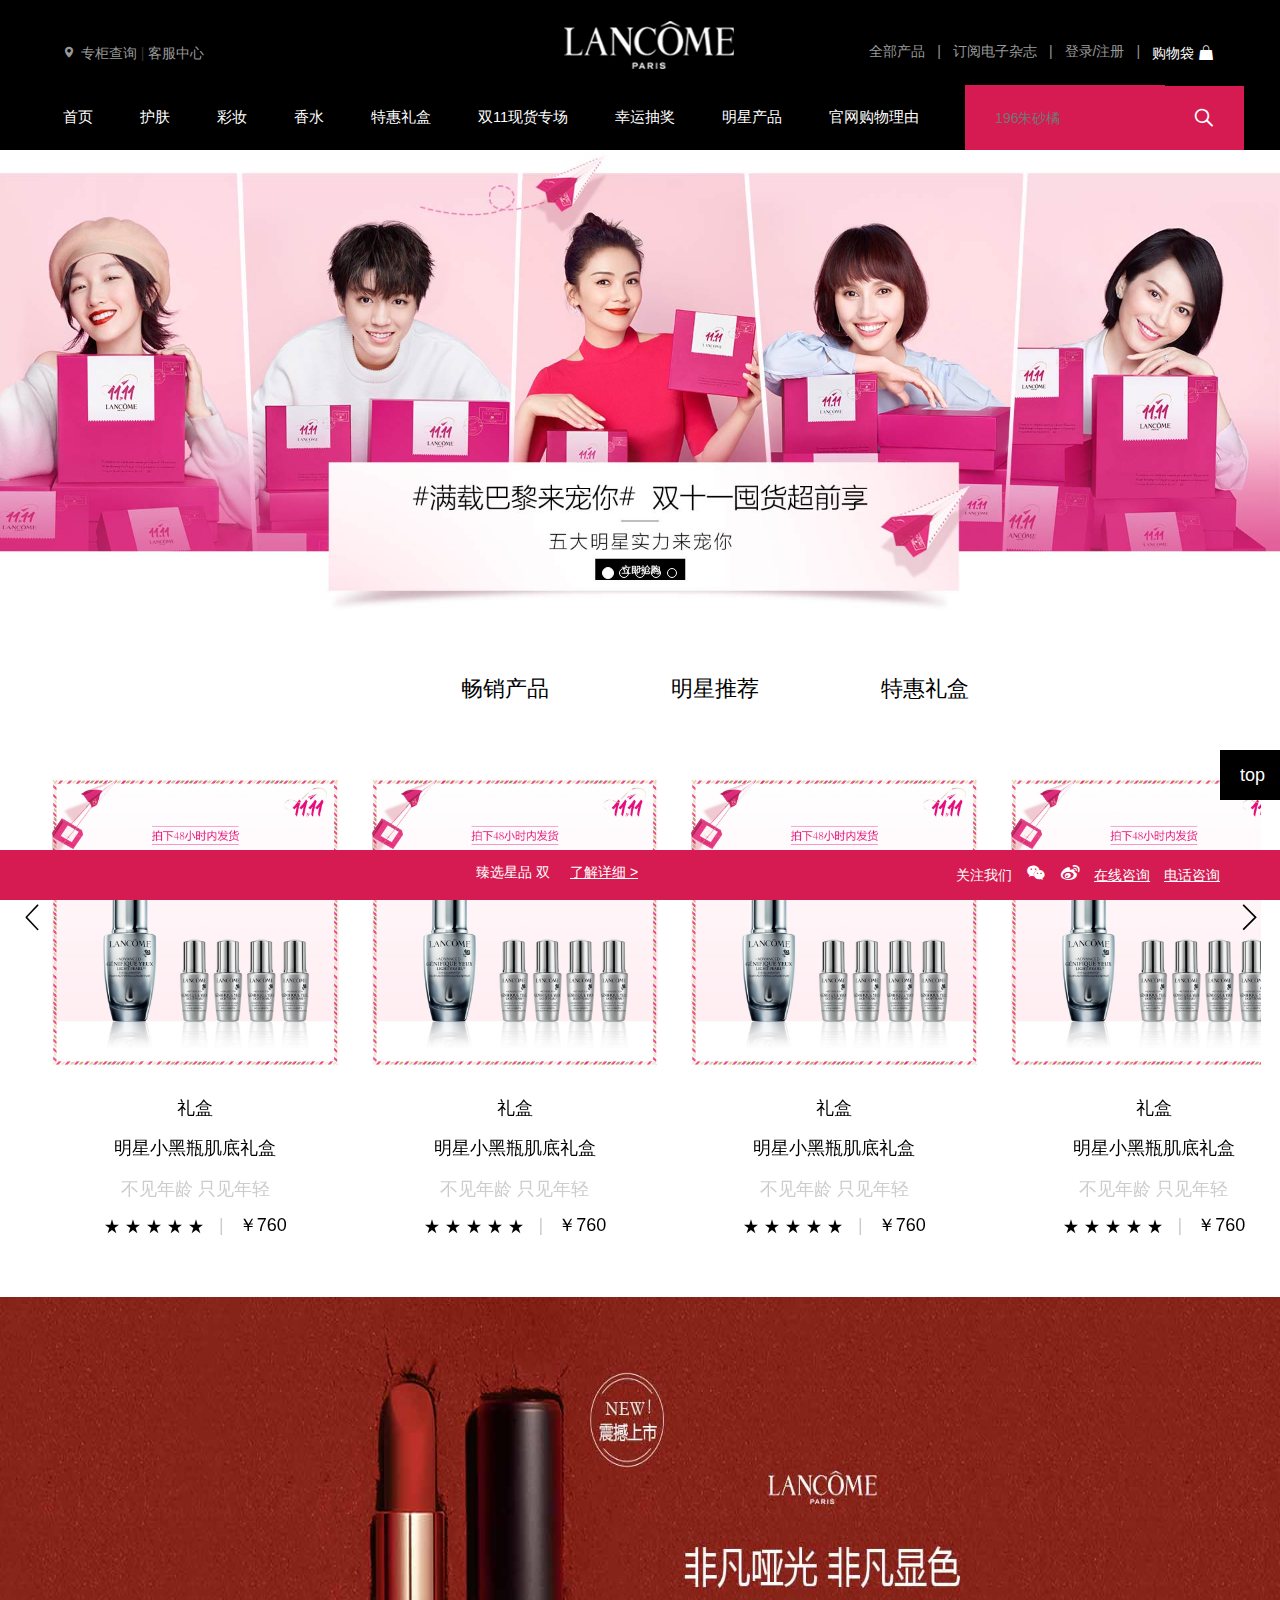
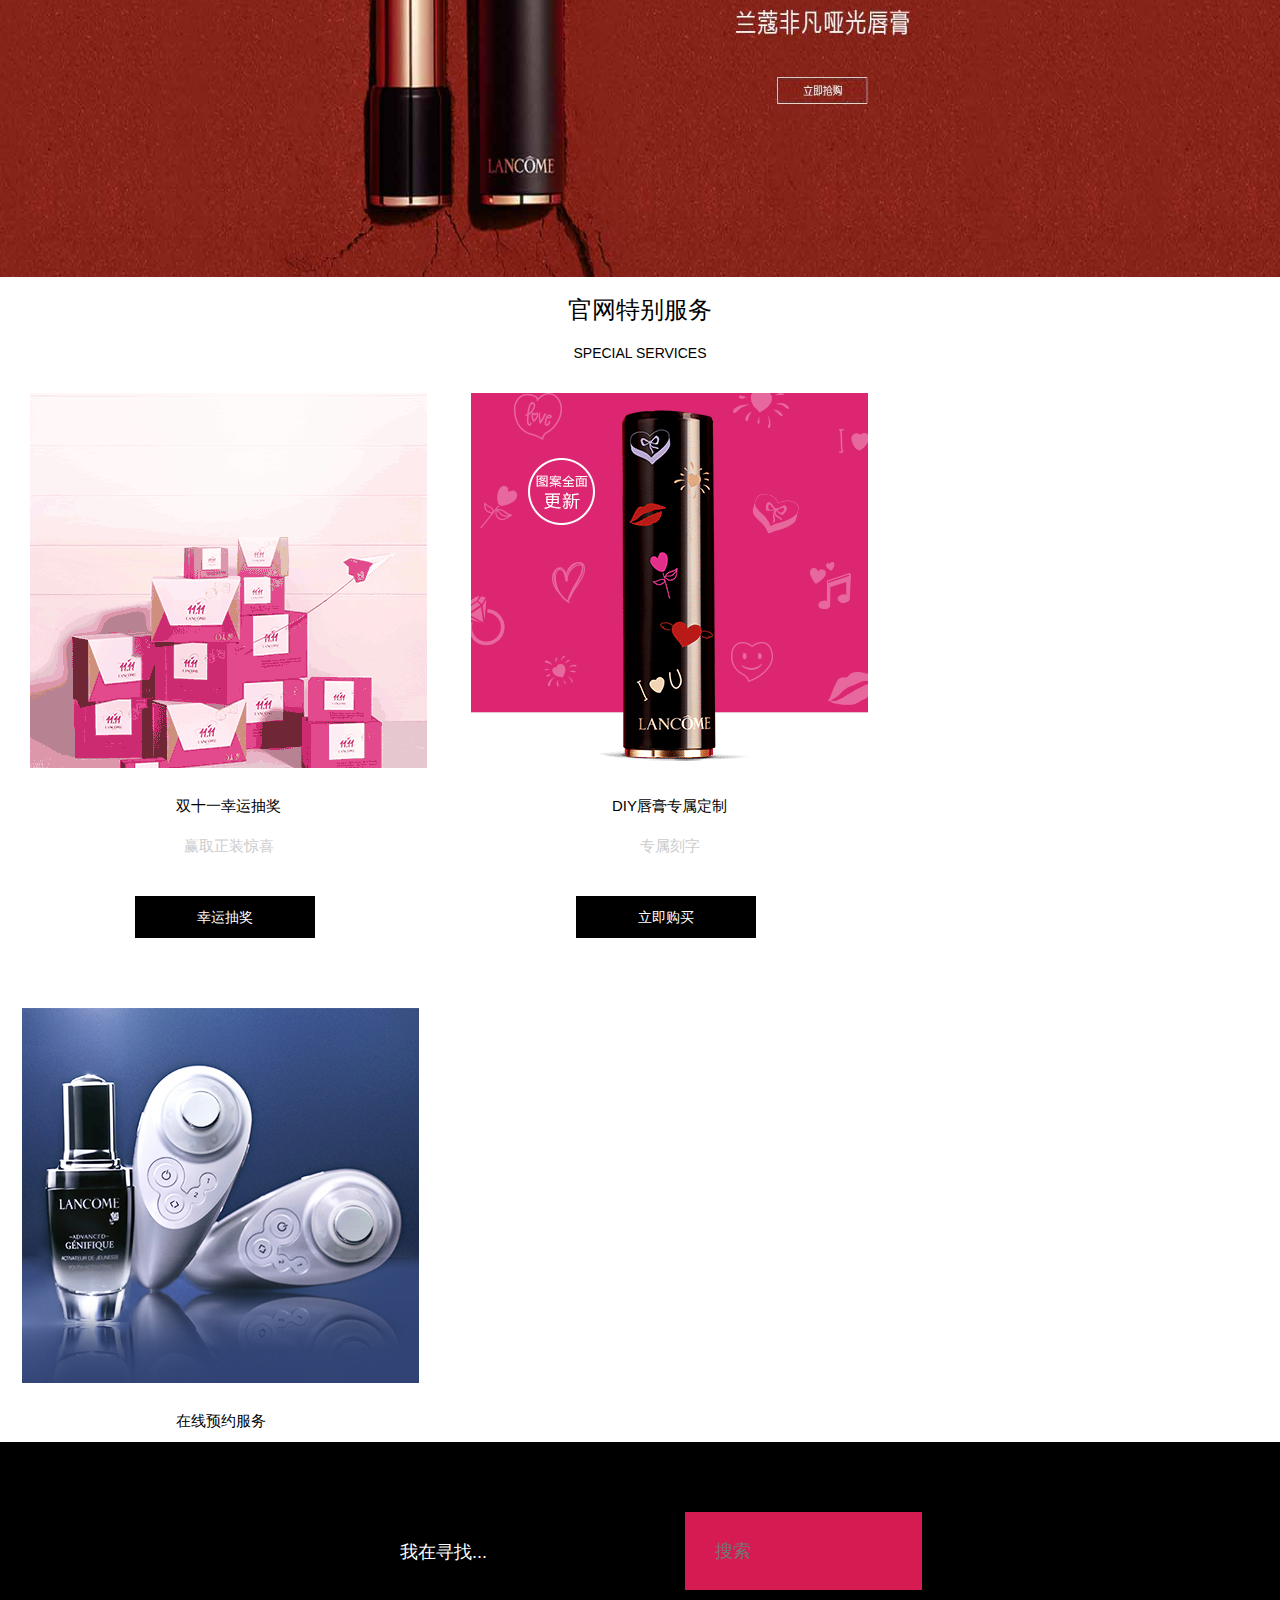
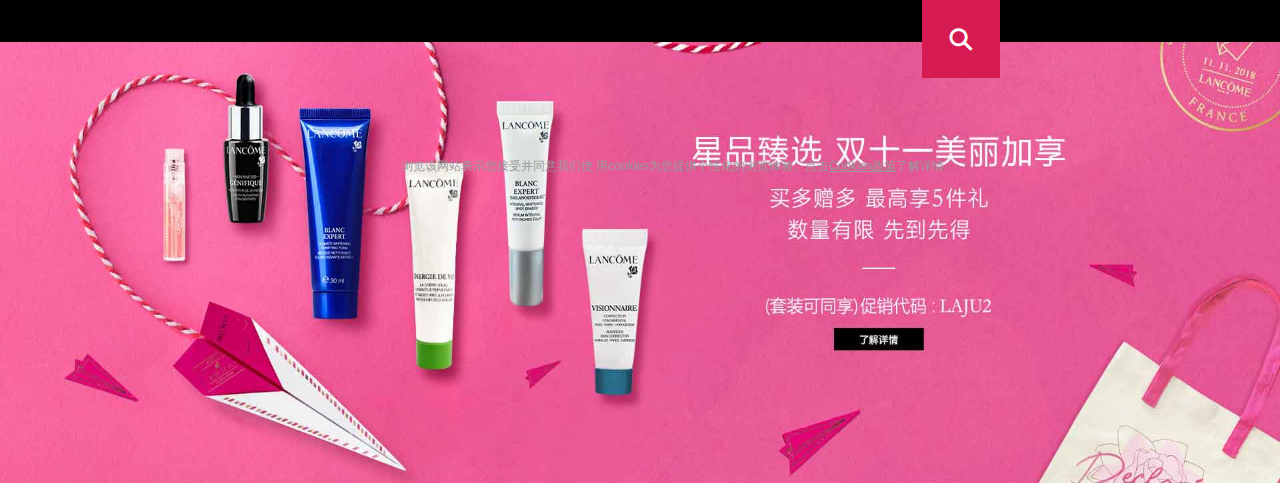
<file: index.html>
<!DOCTYPE html>
<html lang="en">
<head>
	<meta charset="UTF-8">
	<meta name="viewport" content="width=device-width, initial-scale=1.0">
	<title>兰蔻官网</title>
	<link rel="stylesheet" type="text/css" href="css/index.css">
	<link rel="stylesheet" type="text/css" href="css/common.css">
	<link rel="stylesheet" type="text/css" href="css/iconfont/iconfont.css">
	<script type="text/javascript" src="js/jquery-2.1.4/jquery.min.js"></script>
	<link rel="stylesheet" type="text/css" href="js/bootstrap3.2.2/css/bootstrap.min.css">
	<script type="text/javascript" src="js/bootstrap3.2.2/js/bootstrap.min.js"></script>
	<script type="text/javascript" src="js/index.js"></script>
	<script type="text/javascript" src="js/vue.js"></script>
</head>
<body>
	<div class="lancome">
	<!-- 头部开始 -->
		<div class="lan-header" id="top">
			<div class="logo">
				<div class="left-logo">
					<i class="iconfont icon-dingwei"></i>
					<a href="#">专柜查询</a>
					<span>|</span>
					<a href="#">客服中心</a>
				</div>
				<div class="center-logo">
					<img src='images/logo.png' alt="">
				</div>
				<div class="right-logo">
					<ul>
						<li><a href="#">全部产品</a></li>
						<li>|</li>
						<li><a href="#">订阅电子杂志</a></li>
						<li>|</li>
						<li><a href="#">登录/注册</a></li>
						<li>|</li>
						<li>
							<a href="#">购物袋</a>
							<i class='iconfont icon-bag'></i>
						</li>
					</ul>
				</div>
			</div>
			<!-- 顶部导航 -->
			<div class="nav">
				<ul class="navbar-top">
					<li><a href="#">首页</a></li>
					<li><a href="#">护肤</a></li>
					<li><a href="#">彩妆</a></li>
					<li><a href="#">香水</a></li>
					<li><a href="#">特惠礼盒</a></li>
					<li><a href="#">双11现货专场</a></li>
					<li><a href="#">幸运抽奖</a></li>
					<li><a href="#">明星产品</a></li>
					<li><a href="#">官网购物理由</a></li>
				</ul>
				<div class="navbar-search">
					<input type="text" placeholder='196朱砂橘'>
					<button><i class='iconfont icon-search'></i></button>
				</div>
			</div>
		</div>
		<!-- body开始 -->
		<div class="lan-body">
			<!-- 轮播开始 -->
			<div  id="carousel-example-generic" class="carousel slide" data-ride="carousel">
				<!-- 按钮 -->
				<ol class="carousel-indicators">
				    <li data-target="#carousel-example-generic" data-slide-to="0" class="active"></li>
				    <li data-target="#carousel-example-generic" data-slide-to="1"></li>
				    <li data-target="#carousel-example-generic" data-slide-to="2"></li>
				    <li data-target="#carousel-example-generic" data-slide-to="3"></li>
				    <li data-target="#carousel-example-generic" data-slide-to="4"></li>
				</ol>
				<!-- 轮播图片 -->
				<div class="carousel-inner" role="listbox">
					<div class="item active">
						<img src="images/1.jpg" alt="">
					</div>
					<div class="item">
						<img src="images/2.jpg" alt="">
					</div>
					<div class="item">
						<img src="images/3.jpg" alt="">
					</div>
					<div class="item">
						<img src="images/4.jpg" alt="">
					</div>
					<div class="item">
						<img src="images/5.jpg" alt="">
					</div>
				</div>
			</div>
			<!-- 选项卡开始 -->
			<div class="goods"  id="tab">
				<ul class="navTabs">
					<li class="tab-one"><a href="#tab">畅销产品</a></li>
					<li class='tab-two'><a href="#tab">明星推荐</a></li>
					<li class="tab-three"><a href="#tab">特惠礼盒</a></li>
				</ul>
				<div class="tabBox">
					<ul class="tabContent">
						<li class="tabOne">
							<img src="images/11.jpg" alt="">
							<p>礼盒</p>
							<p>明星小黑瓶肌底礼盒</p>
							<p>不见年龄 只见年轻</p>
							<div class="tabText">
								<span>
									<i class='iconfont icon-start'></i>
									<i class='iconfont icon-start'></i>
									<i class='iconfont icon-start'></i>
									<i class='iconfont icon-start'></i>
									<i class='iconfont icon-start'></i>
								</span>
								<span>|</span>
								<span>￥760</span>
							</div>
						</li>
						<li class="tabTwo">
							<img src="images/11.jpg" alt="">
							<p>礼盒</p>
							<p>明星小黑瓶肌底礼盒</p>
							<p>不见年龄 只见年轻</p>
							<div class="tabText">
								<span>
									<i class='iconfont icon-start'></i>
									<i class='iconfont icon-start'></i>
									<i class='iconfont icon-start'></i>
									<i class='iconfont icon-start'></i>
									<i class='iconfont icon-start'></i>
								</span>
								<span>|</span>
								<span>￥760</span>
							</div>
						</li>
						<li class="tabThree">
							<img src="images/11.jpg" alt="">
							<p>礼盒</p>
							<p>明星小黑瓶肌底礼盒</p>
							<p>不见年龄 只见年轻</p>
							<div class="tabText">
								<span>
									<i class='iconfont icon-start'></i>
									<i class='iconfont icon-start'></i>
									<i class='iconfont icon-start'></i>
									<i class='iconfont icon-start'></i>
									<i class='iconfont icon-start'></i>
								</span>
								<span>|</span>
								<span>￥760</span>
							</div>
						</li>
						<li class="tabFour">
							<img src="images/11.jpg" alt="">
							<p>礼盒</p>
							<p>明星小黑瓶肌底礼盒</p>
							<p>不见年龄 只见年轻</p>
							<div class="tabText">
								<span>
									<i class='iconfont icon-start'></i>
									<i class='iconfont icon-start'></i>
									<i class='iconfont icon-start'></i>
									<i class='iconfont icon-start'></i>
									<i class='iconfont icon-start'></i>
								</span>
								<span>|</span>
								<span>￥760</span>
							</div>
						</li>
						<!-- 第二组 -->
						<li class="tabOne">
							<img src="images/12.jpg" alt="">
							<p>礼盒</p>
							<p>明星小黑瓶肌底礼盒</p>
							<p>不见年龄 只见年轻</p>
							<div class="tabText">
								<span>
									<i class='iconfont icon-start'></i>
									<i class='iconfont icon-start'></i>
									<i class='iconfont icon-start'></i>
									<i class='iconfont icon-start'></i>
									<i class='iconfont icon-start'></i>
								</span>
								<span>|</span>
								<span>￥760</span>
							</div>
						</li>
						<li class="tabTwo">
							<img src="images/12.jpg" alt="">
							<p>礼盒</p>
							<p>明星小黑瓶肌底礼盒</p>
							<p>不见年龄 只见年轻</p>
							<div class="tabText">
								<span>
									<i class='iconfont icon-start'></i>
									<i class='iconfont icon-start'></i>
									<i class='iconfont icon-start'></i>
									<i class='iconfont icon-start'></i>
									<i class='iconfont icon-start'></i>
								</span>
								<span>|</span>
								<span>￥760</span>
							</div>
						</li>
						<li class="tabThree">
							<img src="images/12.jpg" alt="">
							<p>礼盒</p>
							<p>明星小黑瓶肌底礼盒</p>
							<p>不见年龄 只见年轻</p>
							<div class="tabText">
								<span>
									<i class='iconfont icon-start'></i>
									<i class='iconfont icon-start'></i>
									<i class='iconfont icon-start'></i>
									<i class='iconfont icon-start'></i>
									<i class='iconfont icon-start'></i>
								</span>
								<span>|</span>
								<span>￥760</span>
							</div>
						</li>
						<li class="tabFour">
							<img src="images/12.jpg" alt="">
							<p>礼盒</p>
							<p>明星小黑瓶肌底礼盒</p>
							<p>不见年龄 只见年轻</p>
							<div class="tabText">
								<span>
									<i class='iconfont icon-start'></i>
									<i class='iconfont icon-start'></i>
									<i class='iconfont icon-start'></i>
									<i class='iconfont icon-start'></i>
									<i class='iconfont icon-start'></i>
								</span>
								<span>|</span>
								<span>￥760</span>
							</div>
						</li>
						<!-- 第三组 -->
						<li class="tabOne">
							<img src="images/13.jpg" alt="">
							<p>礼盒</p>
							<p>明星小黑瓶肌底礼盒</p>
							<p>不见年龄 只见年轻</p>
							<div class="tabText">
								<span>
									<i class='iconfont icon-start'></i>
									<i class='iconfont icon-start'></i>
									<i class='iconfont icon-start'></i>
									<i class='iconfont icon-start'></i>
									<i class='iconfont icon-start'></i>
								</span>
								<span>|</span>
								<span>￥760</span>
							</div>
						</li>
						<li class="tabTwo">
							<img src="images/13.jpg" alt="">
							<p>礼盒</p>
							<p>明星小黑瓶肌底礼盒</p>
							<p>不见年龄 只见年轻</p>
							<div class="tabText">
								<span>
									<i class='iconfont icon-start'></i>
									<i class='iconfont icon-start'></i>
									<i class='iconfont icon-start'></i>
									<i class='iconfont icon-start'></i>
									<i class='iconfont icon-start'></i>
								</span>
								<span>|</span>
								<span>￥760</span>
							</div>
						</li>
						<li class="tabThree">
							<img src="images/13.jpg" alt="">
							<p>礼盒</p>
							<p>明星小黑瓶肌底礼盒</p>
							<p>不见年龄 只见年轻</p>
							<div class="tabText">
								<span>
									<i class='iconfont icon-start'></i>
									<i class='iconfont icon-start'></i>
									<i class='iconfont icon-start'></i>
									<i class='iconfont icon-start'></i>
									<i class='iconfont icon-start'></i>
								</span>
								<span>|</span>
								<span>￥760</span>
							</div>
						</li>
						<li class="tabFour">
							<img src="images/13.jpg" alt="">
							<p>礼盒</p>
							<p>明星小黑瓶肌底礼盒</p>
							<p>不见年龄 只见年轻</p>
							<div class="tabText">
								<span>
									<i class='iconfont icon-start'></i>
									<i class='iconfont icon-start'></i>
									<i class='iconfont icon-start'></i>
									<i class='iconfont icon-start'></i>
									<i class='iconfont icon-start'></i>
								</span>
								<span>|</span>
								<span>￥760</span>
							</div>
						</li>
					</ul>
					<i class='iconfont icon-arrow'></i>
					<i class='iconfont icon-arrow1'></i>
				</div>
				
					<!-- <div class="tab-pane" id="two">列表页内容。。。</div>
					<div class="tab-pane" id="three">详细页内容。。。</div> -->
				
			</div>
			<!-- 图一开始 -->
			<div class="picture">
				<img src="images/6.jpg" alt="">
			</div>
			<!-- 栅格盒子开始 -->
			<div class="img-box">
				<div class="imgbox-title">
					<h3>官网特别服务</h3>
					<p>SPECIAL SERVICES</p>
					
				</div>
				<ul class="imgbox-content">
					<li>
						<img src="images/7.gif" alt="">
						<h5>双十一幸运抽奖</h5>
						<p>赢取正装惊喜</p>
						<button>幸运抽奖</button>
					</li>
					<li>
						<img src="images/8.gif" alt="">
						<h5>DIY唇膏专属定制</h5>
						<p>专属刻字</p>
						<button>立即购买</button>
					</li>
					<li>
						<img src="images/9.jpg" alt="">
						<h5>在线预约服务</h5>
						<p>在线预约</p>
						<button>了解更多</button>
					</li>
				</ul>
	
			</div>
			<!-- 图二开始 -->
			<div class="picture2">
				<img src="images/10.jpg" alt="">
			</div>
			<!-- 查询开始 -->
			<div class="search">
				<div class="search-box">
					<p>我在寻找...</p>
					<input type="text" placeholder="搜索">
					<button><i class="iconfont icon-search"></i></button>
				</div>
			</div>
		</div>
		<!-- 底部开始 -->
		<div class="lan-footer">
			<div class="footerOne">
				<p>&copy;L’Oreal China 欧莱雅（中国）有限公司版权所有</p>
				<p>
					<img src="images/15.png" alt="">
					<a href="#">中国工商</a>
					<a href="#">沪ICP备08100043号-34 </a>
				</p>
				<p>
					<img src="images/16.png" alt="">
					<a href="#">沪公网安备 31010602001526号</a>
				</p>
			</div>
			<div class="footerTwo">
				<ul>
					<li><a href="#">使用条款</a></li>
					<li>|</li>
					<li><a href="#">Cookies政策</a></li>
					<li>|</li>
					<li><a href="#">隐私政策</a></li>
				</ul>
				<br>
				<p>浏览该网站表示您接受并同意我们使 用cookies为您提供个性化的浏览体验。点击<a href="#">Cookies政策</a>了解详情</p>
			</div>
		</div>
		<!-- 固定底部nav开始 -->
		<div class="bottom-nav navbar navbar-default navbar-fixed-bottom" style="background-color: #D51B51;border-style:none;">
			<div class="container">
				<div class="navbar-left">
					<span class="carouselText">
						臻选星品 双十一美丽加享  买多赠多 至高享5件礼 促销代码：LAJU2
					</span>
				</div>
				<a href="#">了解详细 ></a>
				<div class="navbar-right">
					<span>关注我们</span>
					<i class='iconfont icon-weixin'></i>
					<i class='iconfont icon-weibo'></i>
					<a href="#">在线咨询</a>
					<a href="#">电话咨询</a>
				</div>
			</div>
		</div>
		<!-- 返回顶部top-->
		<div class="return">
			<a href="#top">top <i class='iconfont icon-icon-up'></i></a>
		</div>
	</div>
</body>
</html>
</file>
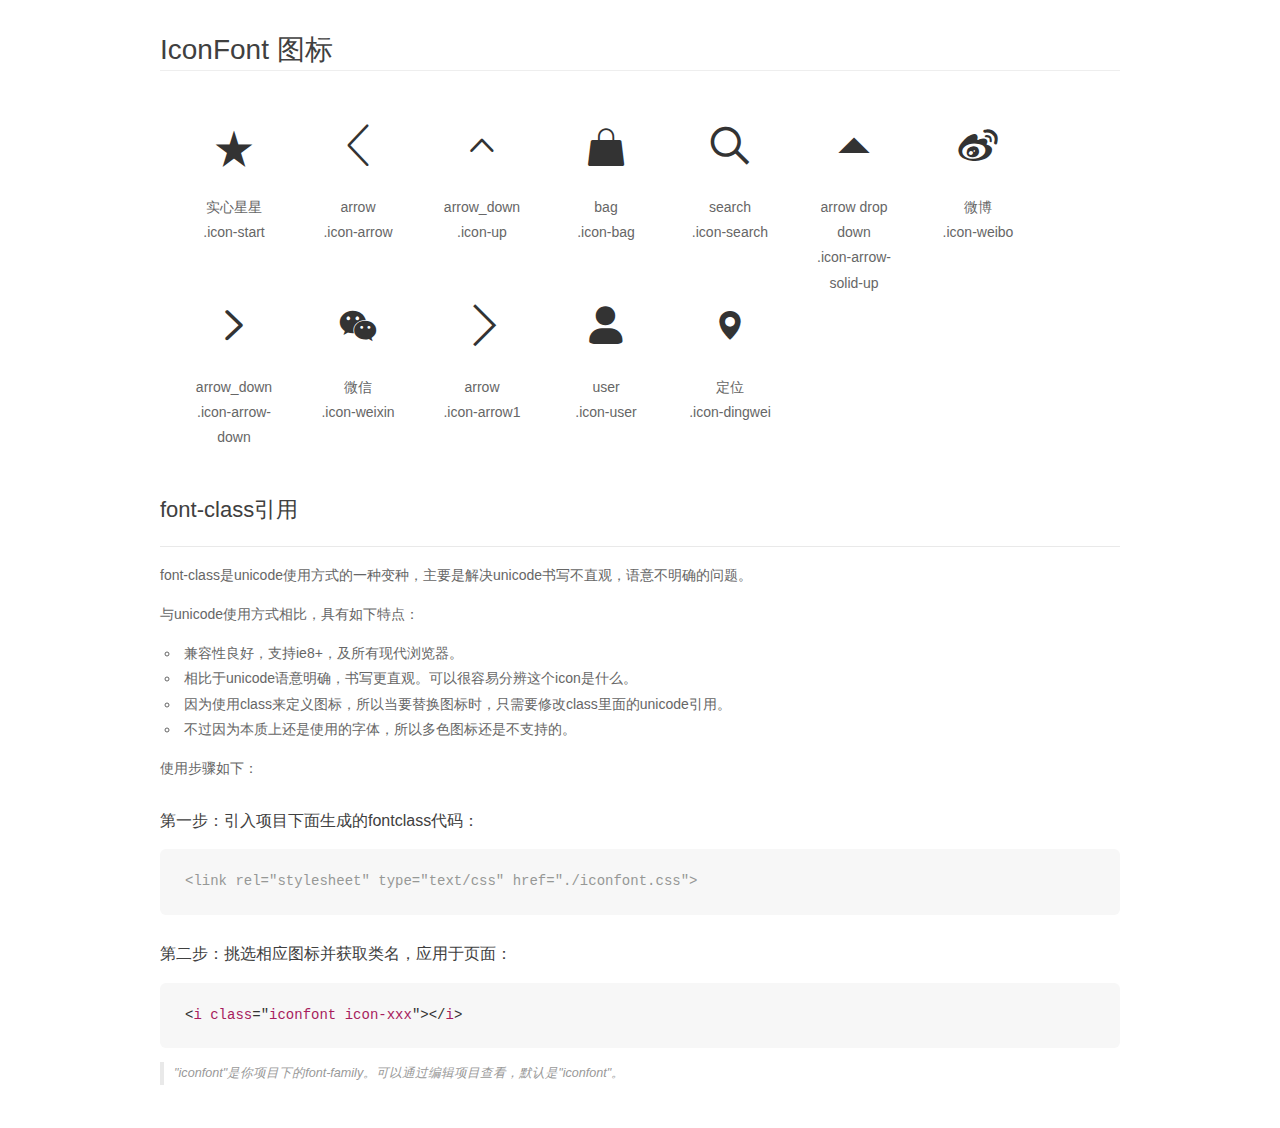
<file: css/iconfont/demo_fontclass.html>
<!DOCTYPE html>
<html>
<head>
    <meta charset="utf-8"/>
    <title>IconFont</title>
    <link rel="stylesheet" href="demo.css">
    <link rel="stylesheet" href="iconfont.css">
</head>
<body>
    <div class="main markdown">
        <h1>IconFont 图标</h1>
        <ul class="icon_lists clear">
            
                <li>
                <i class="icon iconfont icon-start"></i>
                    <div class="name">实心星星</div>
                    <div class="fontclass">.icon-start</div>
                </li>
            
                <li>
                <i class="icon iconfont icon-arrow"></i>
                    <div class="name">arrow</div>
                    <div class="fontclass">.icon-arrow</div>
                </li>
            
                <li>
                <i class="icon iconfont icon-up"></i>
                    <div class="name">arrow_down</div>
                    <div class="fontclass">.icon-up</div>
                </li>
            
                <li>
                <i class="icon iconfont icon-bag"></i>
                    <div class="name">bag</div>
                    <div class="fontclass">.icon-bag</div>
                </li>
            
                <li>
                <i class="icon iconfont icon-search"></i>
                    <div class="name">search</div>
                    <div class="fontclass">.icon-search</div>
                </li>
            
                <li>
                <i class="icon iconfont icon-arrow-solid-up"></i>
                    <div class="name">arrow drop down</div>
                    <div class="fontclass">.icon-arrow-solid-up</div>
                </li>
            
                <li>
                <i class="icon iconfont icon-weibo"></i>
                    <div class="name">微博</div>
                    <div class="fontclass">.icon-weibo</div>
                </li>
            
                <li>
                <i class="icon iconfont icon-arrow-down"></i>
                    <div class="name">arrow_down</div>
                    <div class="fontclass">.icon-arrow-down</div>
                </li>
            
                <li>
                <i class="icon iconfont icon-weixin"></i>
                    <div class="name">微信</div>
                    <div class="fontclass">.icon-weixin</div>
                </li>
            
                <li>
                <i class="icon iconfont icon-arrow1"></i>
                    <div class="name">arrow</div>
                    <div class="fontclass">.icon-arrow1</div>
                </li>
            
                <li>
                <i class="icon iconfont icon-user"></i>
                    <div class="name">user</div>
                    <div class="fontclass">.icon-user</div>
                </li>
            
                <li>
                <i class="icon iconfont icon-dingwei"></i>
                    <div class="name">定位</div>
                    <div class="fontclass">.icon-dingwei</div>
                </li>
            
        </ul>

        <h2 id="font-class-">font-class引用</h2>
        <hr>

        <p>font-class是unicode使用方式的一种变种，主要是解决unicode书写不直观，语意不明确的问题。</p>
        <p>与unicode使用方式相比，具有如下特点：</p>
        <ul>
        <li>兼容性良好，支持ie8+，及所有现代浏览器。</li>
        <li>相比于unicode语意明确，书写更直观。可以很容易分辨这个icon是什么。</li>
        <li>因为使用class来定义图标，所以当要替换图标时，只需要修改class里面的unicode引用。</li>
        <li>不过因为本质上还是使用的字体，所以多色图标还是不支持的。</li>
        </ul>
        <p>使用步骤如下：</p>
        <h3 id="-fontclass-">第一步：引入项目下面生成的fontclass代码：</h3>


        <pre><code class="lang-js hljs javascript"><span class="hljs-comment">&lt;link rel="stylesheet" type="text/css" href="./iconfont.css"&gt;</span></code></pre>
        <h3 id="-">第二步：挑选相应图标并获取类名，应用于页面：</h3>
        <pre><code class="lang-css hljs">&lt;<span class="hljs-selector-tag">i</span> <span class="hljs-selector-tag">class</span>="<span class="hljs-selector-tag">iconfont</span> <span class="hljs-selector-tag">icon-xxx</span>"&gt;&lt;/<span class="hljs-selector-tag">i</span>&gt;</code></pre>
        <blockquote>
        <p>"iconfont"是你项目下的font-family。可以通过编辑项目查看，默认是"iconfont"。</p>
        </blockquote>
    </div>
</body>
</html>
</file>
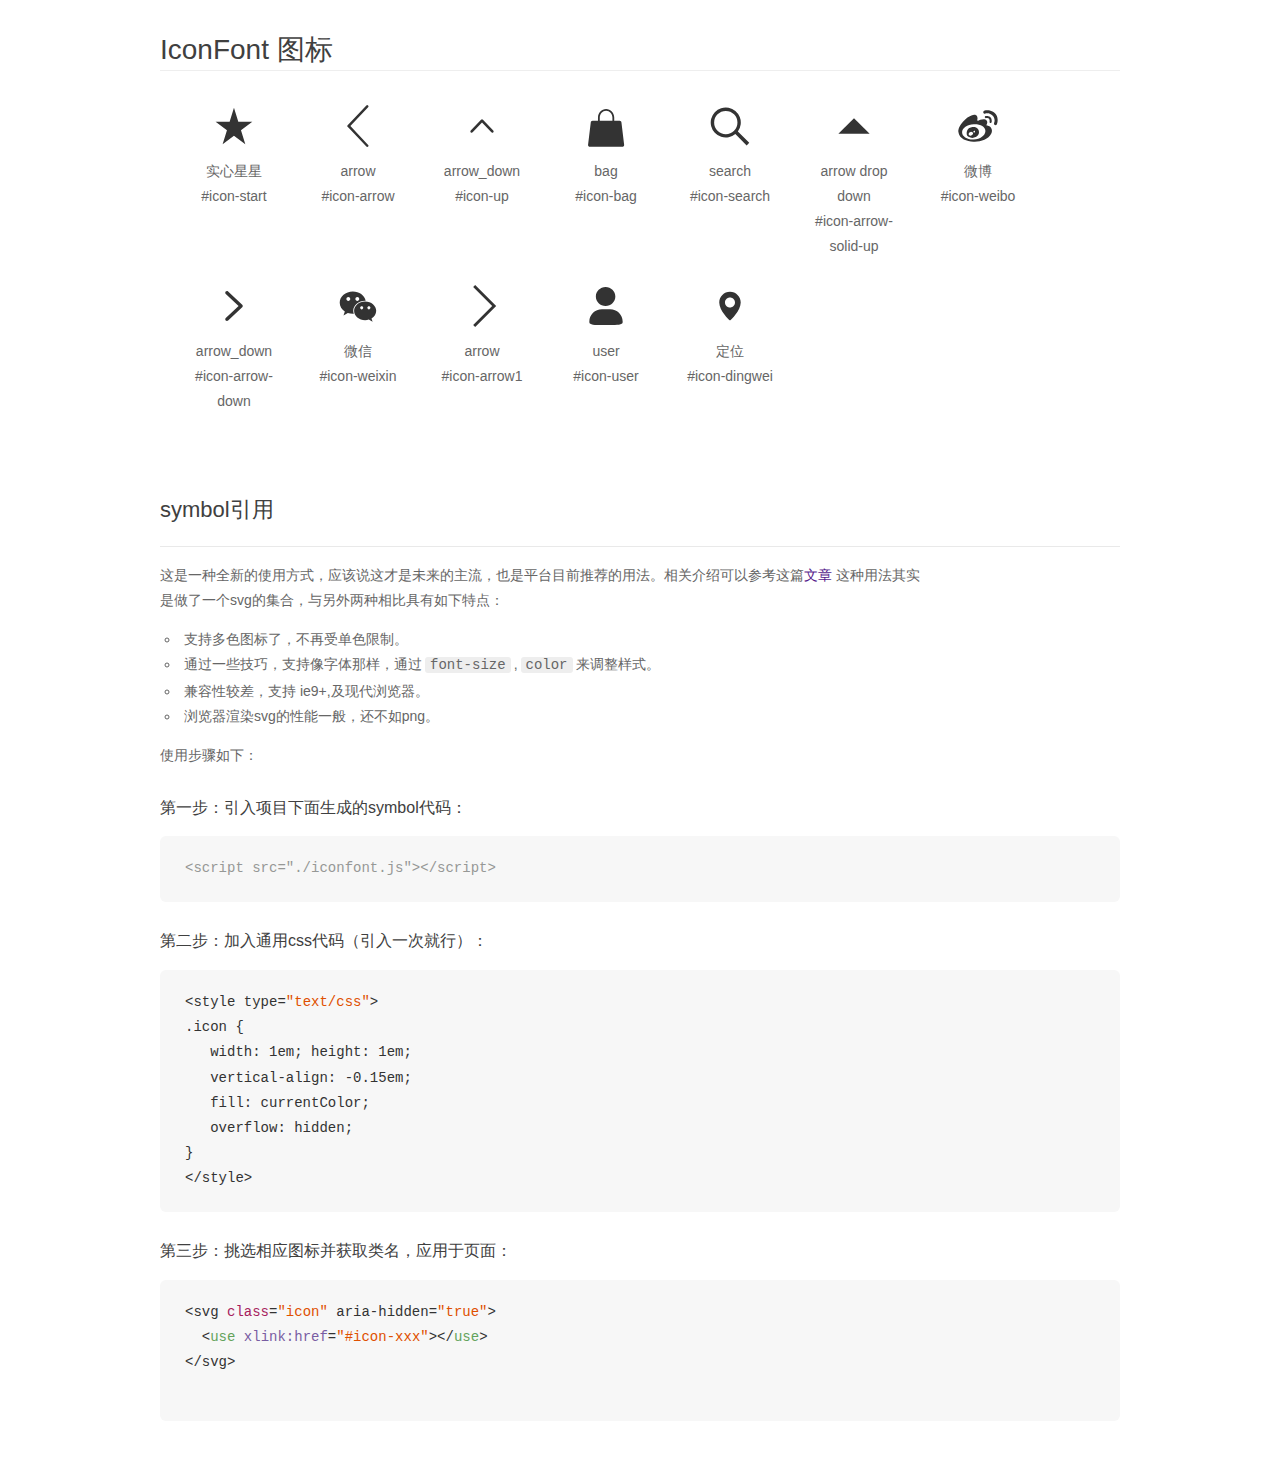
<file: css/iconfont/demo_symbol.html>
<!DOCTYPE html>
<html>
<head>
    <meta charset="utf-8"/>
    <title>IconFont</title>
    <link rel="stylesheet" href="demo.css">
    <script src="iconfont.js"></script>

    <style type="text/css">
        .icon {
          /* 通过设置 font-size 来改变图标大小 */
          width: 1em; height: 1em;
          /* 图标和文字相邻时，垂直对齐 */
          vertical-align: -0.15em;
          /* 通过设置 color 来改变 SVG 的颜色/fill */
          fill: currentColor;
          /* path 和 stroke 溢出 viewBox 部分在 IE 下会显示
             normalize.css 中也包含这行 */
          overflow: hidden;
        }

    </style>
</head>
<body>
    <div class="main markdown">
        <h1>IconFont 图标</h1>
        <ul class="icon_lists clear">
            
                <li>
                    <svg class="icon" aria-hidden="true">
                        <use xlink:href="#icon-start"></use>
                    </svg>
                    <div class="name">实心星星</div>
                    <div class="fontclass">#icon-start</div>
                </li>
            
                <li>
                    <svg class="icon" aria-hidden="true">
                        <use xlink:href="#icon-arrow"></use>
                    </svg>
                    <div class="name">arrow</div>
                    <div class="fontclass">#icon-arrow</div>
                </li>
            
                <li>
                    <svg class="icon" aria-hidden="true">
                        <use xlink:href="#icon-up"></use>
                    </svg>
                    <div class="name">arrow_down</div>
                    <div class="fontclass">#icon-up</div>
                </li>
            
                <li>
                    <svg class="icon" aria-hidden="true">
                        <use xlink:href="#icon-bag"></use>
                    </svg>
                    <div class="name">bag</div>
                    <div class="fontclass">#icon-bag</div>
                </li>
            
                <li>
                    <svg class="icon" aria-hidden="true">
                        <use xlink:href="#icon-search"></use>
                    </svg>
                    <div class="name">search</div>
                    <div class="fontclass">#icon-search</div>
                </li>
            
                <li>
                    <svg class="icon" aria-hidden="true">
                        <use xlink:href="#icon-arrow-solid-up"></use>
                    </svg>
                    <div class="name">arrow drop down</div>
                    <div class="fontclass">#icon-arrow-solid-up</div>
                </li>
            
                <li>
                    <svg class="icon" aria-hidden="true">
                        <use xlink:href="#icon-weibo"></use>
                    </svg>
                    <div class="name">微博</div>
                    <div class="fontclass">#icon-weibo</div>
                </li>
            
                <li>
                    <svg class="icon" aria-hidden="true">
                        <use xlink:href="#icon-arrow-down"></use>
                    </svg>
                    <div class="name">arrow_down</div>
                    <div class="fontclass">#icon-arrow-down</div>
                </li>
            
                <li>
                    <svg class="icon" aria-hidden="true">
                        <use xlink:href="#icon-weixin"></use>
                    </svg>
                    <div class="name">微信</div>
                    <div class="fontclass">#icon-weixin</div>
                </li>
            
                <li>
                    <svg class="icon" aria-hidden="true">
                        <use xlink:href="#icon-arrow1"></use>
                    </svg>
                    <div class="name">arrow</div>
                    <div class="fontclass">#icon-arrow1</div>
                </li>
            
                <li>
                    <svg class="icon" aria-hidden="true">
                        <use xlink:href="#icon-user"></use>
                    </svg>
                    <div class="name">user</div>
                    <div class="fontclass">#icon-user</div>
                </li>
            
                <li>
                    <svg class="icon" aria-hidden="true">
                        <use xlink:href="#icon-dingwei"></use>
                    </svg>
                    <div class="name">定位</div>
                    <div class="fontclass">#icon-dingwei</div>
                </li>
            
        </ul>


        <h2 id="symbol-">symbol引用</h2>
        <hr>

        <p>这是一种全新的使用方式，应该说这才是未来的主流，也是平台目前推荐的用法。相关介绍可以参考这篇<a href="">文章</a>
        这种用法其实是做了一个svg的集合，与另外两种相比具有如下特点：</p>
        <ul>
          <li>支持多色图标了，不再受单色限制。</li>
          <li>通过一些技巧，支持像字体那样，通过<code>font-size</code>,<code>color</code>来调整样式。</li>
          <li>兼容性较差，支持 ie9+,及现代浏览器。</li>
          <li>浏览器渲染svg的性能一般，还不如png。</li>
        </ul>
        <p>使用步骤如下：</p>
        <h3 id="-symbol-">第一步：引入项目下面生成的symbol代码：</h3>
        <pre><code class="lang-js hljs javascript"><span class="hljs-comment">&lt;script src="./iconfont.js"&gt;&lt;/script&gt;</span></code></pre>
        <h3 id="-css-">第二步：加入通用css代码（引入一次就行）：</h3>
        <pre><code class="lang-js hljs javascript">&lt;style type=<span class="hljs-string">"text/css"</span>&gt;
.icon {
   width: <span class="hljs-number">1</span>em; height: <span class="hljs-number">1</span>em;
   vertical-align: <span class="hljs-number">-0.15</span>em;
   fill: currentColor;
   overflow: hidden;
}
&lt;<span class="hljs-regexp">/style&gt;</span></code></pre>
        <h3 id="-">第三步：挑选相应图标并获取类名，应用于页面：</h3>
        <pre><code class="lang-js hljs javascript">&lt;svg <span class="hljs-class"><span class="hljs-keyword">class</span></span>=<span class="hljs-string">"icon"</span> aria-hidden=<span class="hljs-string">"true"</span>&gt;<span class="xml"><span class="hljs-tag">
  &lt;<span class="hljs-name">use</span> <span class="hljs-attr">xlink:href</span>=<span class="hljs-string">"#icon-xxx"</span>&gt;</span><span class="hljs-tag">&lt;/<span class="hljs-name">use</span>&gt;</span>
</span>&lt;<span class="hljs-regexp">/svg&gt;
        </span></code></pre>
    </div>
</body>
</html>
</file>
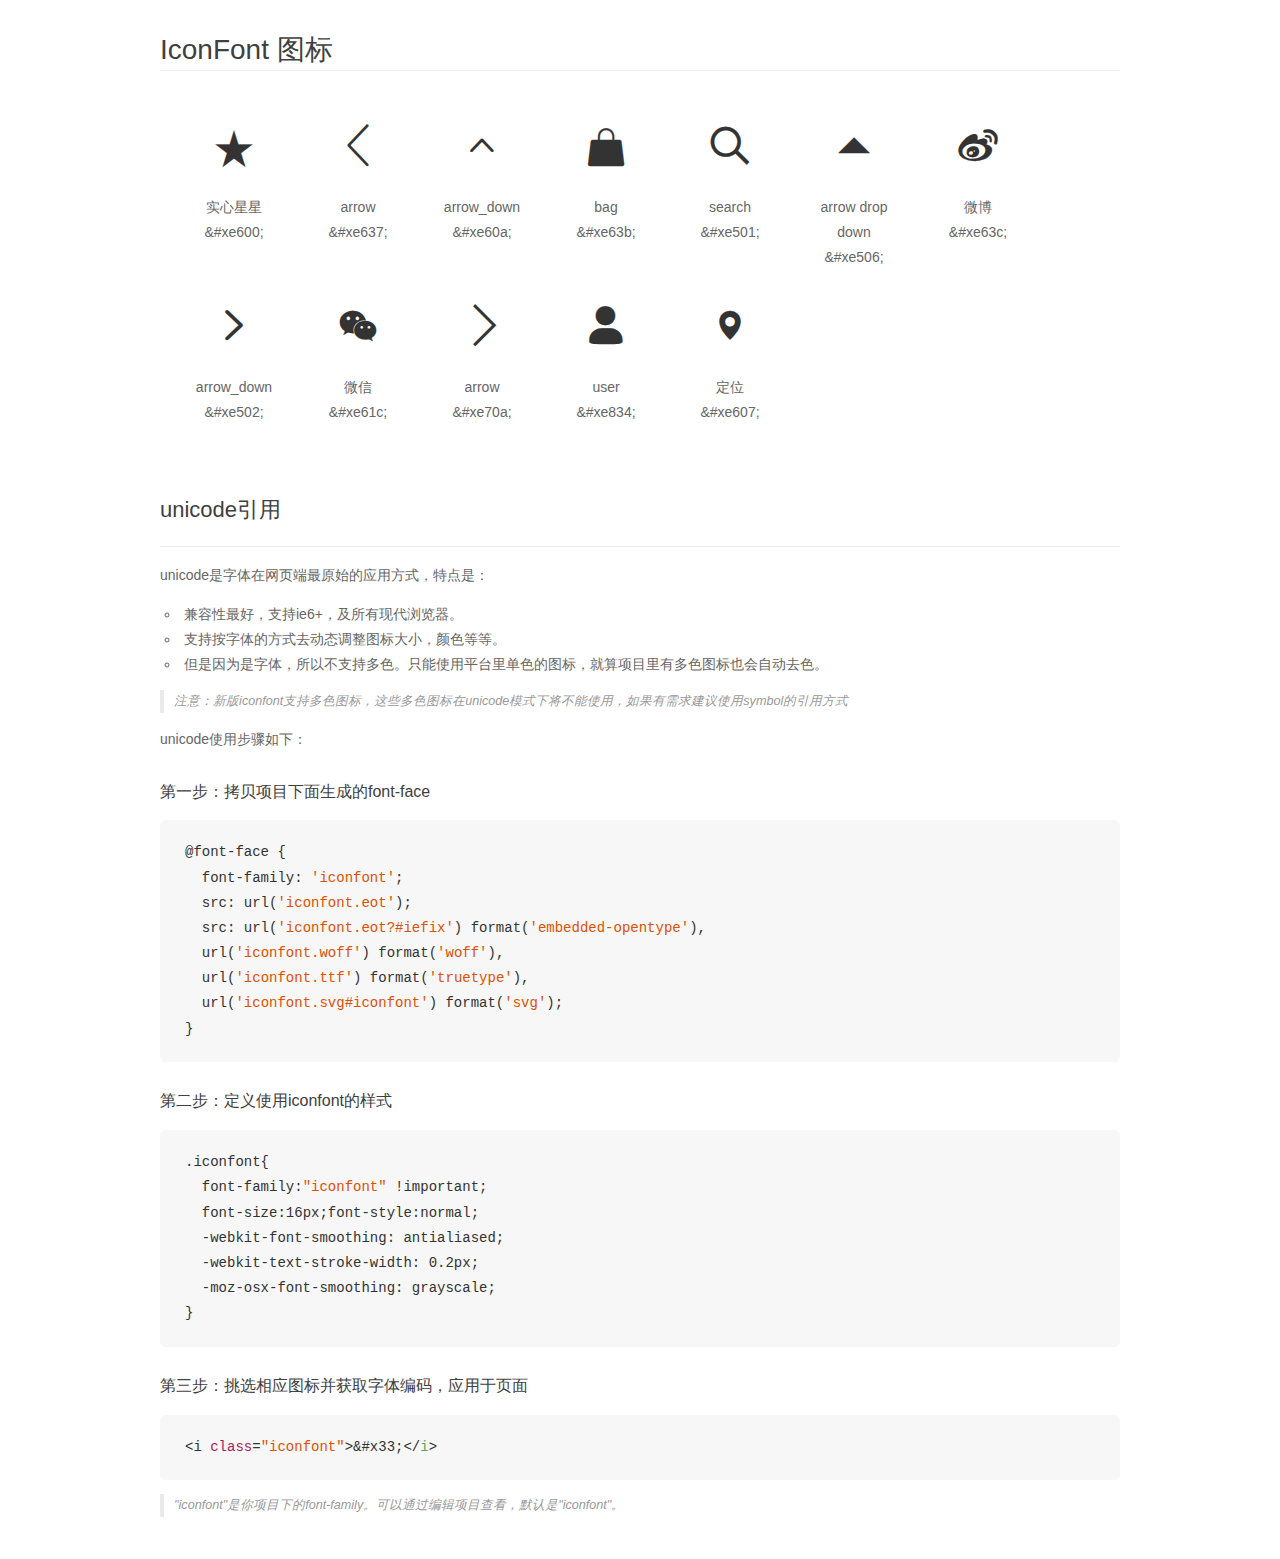
<file: css/iconfont/demo_unicode.html>
<!DOCTYPE html>
<html>
<head>
    <meta charset="utf-8"/>
    <title>IconFont</title>
    <link rel="stylesheet" href="demo.css">

    <style type="text/css">

        @font-face {font-family: "iconfont";
          src: url('iconfont.eot'); /* IE9*/
          src: url('iconfont.eot#iefix') format('embedded-opentype'), /* IE6-IE8 */
          url('iconfont.woff') format('woff'), /* chrome, firefox */
          url('iconfont.ttf') format('truetype'), /* chrome, firefox, opera, Safari, Android, iOS 4.2+*/
          url('iconfont.svg#iconfont') format('svg'); /* iOS 4.1- */
        }

        .iconfont {
          font-family:"iconfont" !important;
          font-size:16px;
          font-style:normal;
          -webkit-font-smoothing: antialiased;
          -webkit-text-stroke-width: 0.2px;
          -moz-osx-font-smoothing: grayscale;
        }

    </style>
</head>
<body>
    <div class="main markdown">
        <h1>IconFont 图标</h1>
        <ul class="icon_lists clear">
            
                <li>
                <i class="icon iconfont">&#xe600;</i>
                    <div class="name">实心星星</div>
                    <div class="code">&amp;#xe600;</div>
                </li>
            
                <li>
                <i class="icon iconfont">&#xe637;</i>
                    <div class="name">arrow</div>
                    <div class="code">&amp;#xe637;</div>
                </li>
            
                <li>
                <i class="icon iconfont">&#xe60a;</i>
                    <div class="name">arrow_down</div>
                    <div class="code">&amp;#xe60a;</div>
                </li>
            
                <li>
                <i class="icon iconfont">&#xe63b;</i>
                    <div class="name">bag</div>
                    <div class="code">&amp;#xe63b;</div>
                </li>
            
                <li>
                <i class="icon iconfont">&#xe501;</i>
                    <div class="name">search</div>
                    <div class="code">&amp;#xe501;</div>
                </li>
            
                <li>
                <i class="icon iconfont">&#xe506;</i>
                    <div class="name">arrow drop down</div>
                    <div class="code">&amp;#xe506;</div>
                </li>
            
                <li>
                <i class="icon iconfont">&#xe63c;</i>
                    <div class="name">微博</div>
                    <div class="code">&amp;#xe63c;</div>
                </li>
            
                <li>
                <i class="icon iconfont">&#xe502;</i>
                    <div class="name">arrow_down</div>
                    <div class="code">&amp;#xe502;</div>
                </li>
            
                <li>
                <i class="icon iconfont">&#xe61c;</i>
                    <div class="name">微信</div>
                    <div class="code">&amp;#xe61c;</div>
                </li>
            
                <li>
                <i class="icon iconfont">&#xe70a;</i>
                    <div class="name">arrow</div>
                    <div class="code">&amp;#xe70a;</div>
                </li>
            
                <li>
                <i class="icon iconfont">&#xe834;</i>
                    <div class="name">user</div>
                    <div class="code">&amp;#xe834;</div>
                </li>
            
                <li>
                <i class="icon iconfont">&#xe607;</i>
                    <div class="name">定位</div>
                    <div class="code">&amp;#xe607;</div>
                </li>
            
        </ul>
        <h2 id="unicode-">unicode引用</h2>
        <hr>

        <p>unicode是字体在网页端最原始的应用方式，特点是：</p>
        <ul>
        <li>兼容性最好，支持ie6+，及所有现代浏览器。</li>
        <li>支持按字体的方式去动态调整图标大小，颜色等等。</li>
        <li>但是因为是字体，所以不支持多色。只能使用平台里单色的图标，就算项目里有多色图标也会自动去色。</li>
        </ul>
        <blockquote>
        <p>注意：新版iconfont支持多色图标，这些多色图标在unicode模式下将不能使用，如果有需求建议使用symbol的引用方式</p>
        </blockquote>
        <p>unicode使用步骤如下：</p>
        <h3 id="-font-face">第一步：拷贝项目下面生成的font-face</h3>
        <pre><code class="lang-js hljs javascript">@font-face {
  font-family: <span class="hljs-string">'iconfont'</span>;
  src: url(<span class="hljs-string">'iconfont.eot'</span>);
  src: url(<span class="hljs-string">'iconfont.eot?#iefix'</span>) format(<span class="hljs-string">'embedded-opentype'</span>),
  url(<span class="hljs-string">'iconfont.woff'</span>) format(<span class="hljs-string">'woff'</span>),
  url(<span class="hljs-string">'iconfont.ttf'</span>) format(<span class="hljs-string">'truetype'</span>),
  url(<span class="hljs-string">'iconfont.svg#iconfont'</span>) format(<span class="hljs-string">'svg'</span>);
}
</code></pre>
        <h3 id="-iconfont-">第二步：定义使用iconfont的样式</h3>
        <pre><code class="lang-js hljs javascript">.iconfont{
  font-family:<span class="hljs-string">"iconfont"</span> !important;
  font-size:<span class="hljs-number">16</span>px;font-style:normal;
  -webkit-font-smoothing: antialiased;
  -webkit-text-stroke-width: <span class="hljs-number">0.2</span>px;
  -moz-osx-font-smoothing: grayscale;
}
</code></pre>
        <h3 id="-">第三步：挑选相应图标并获取字体编码，应用于页面</h3>
        <pre><code class="lang-js hljs javascript">&lt;i <span class="hljs-class"><span class="hljs-keyword">class</span></span>=<span class="hljs-string">"iconfont"</span>&gt;&amp;#x33;<span class="xml"><span class="hljs-tag">&lt;/<span class="hljs-name">i</span>&gt;</span></span></code></pre>

        <blockquote>
        <p>"iconfont"是你项目下的font-family。可以通过编辑项目查看，默认是"iconfont"。</p>
        </blockquote>
    </div>


</body>
</html>
</file>
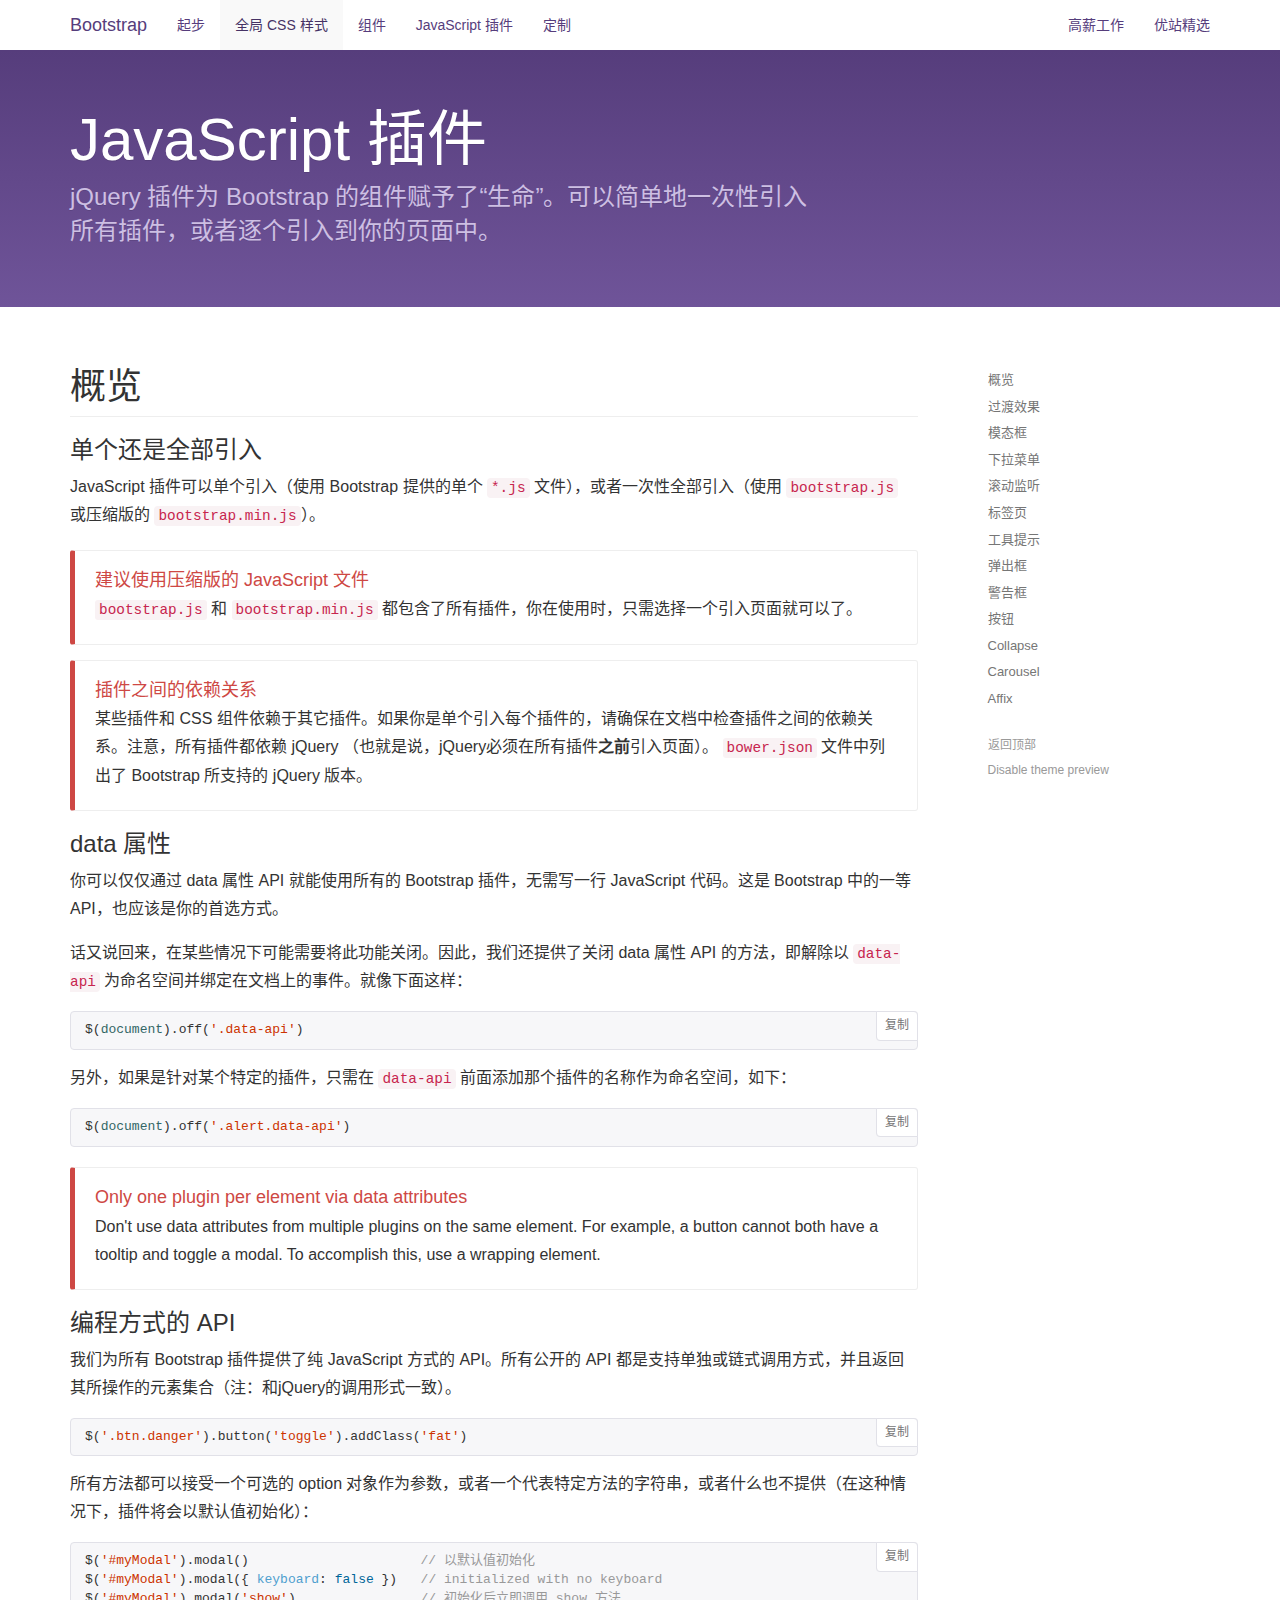
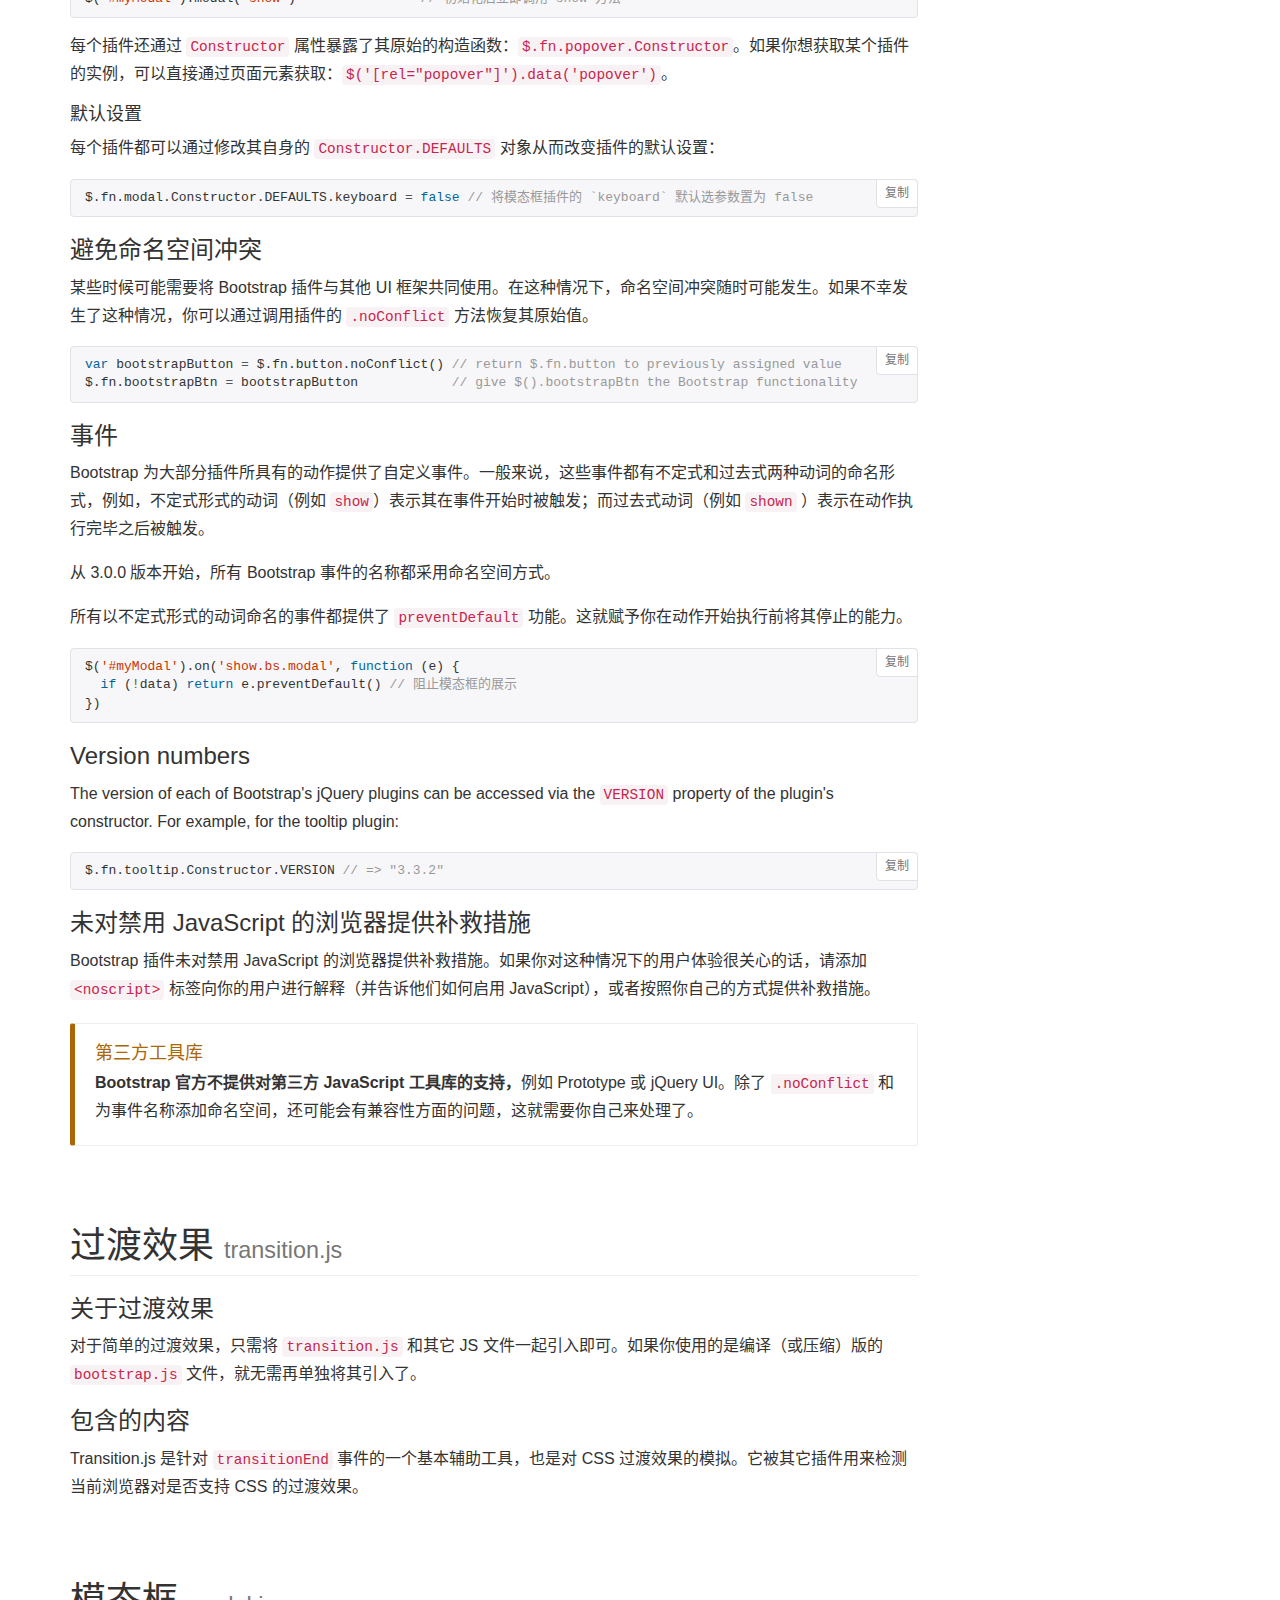
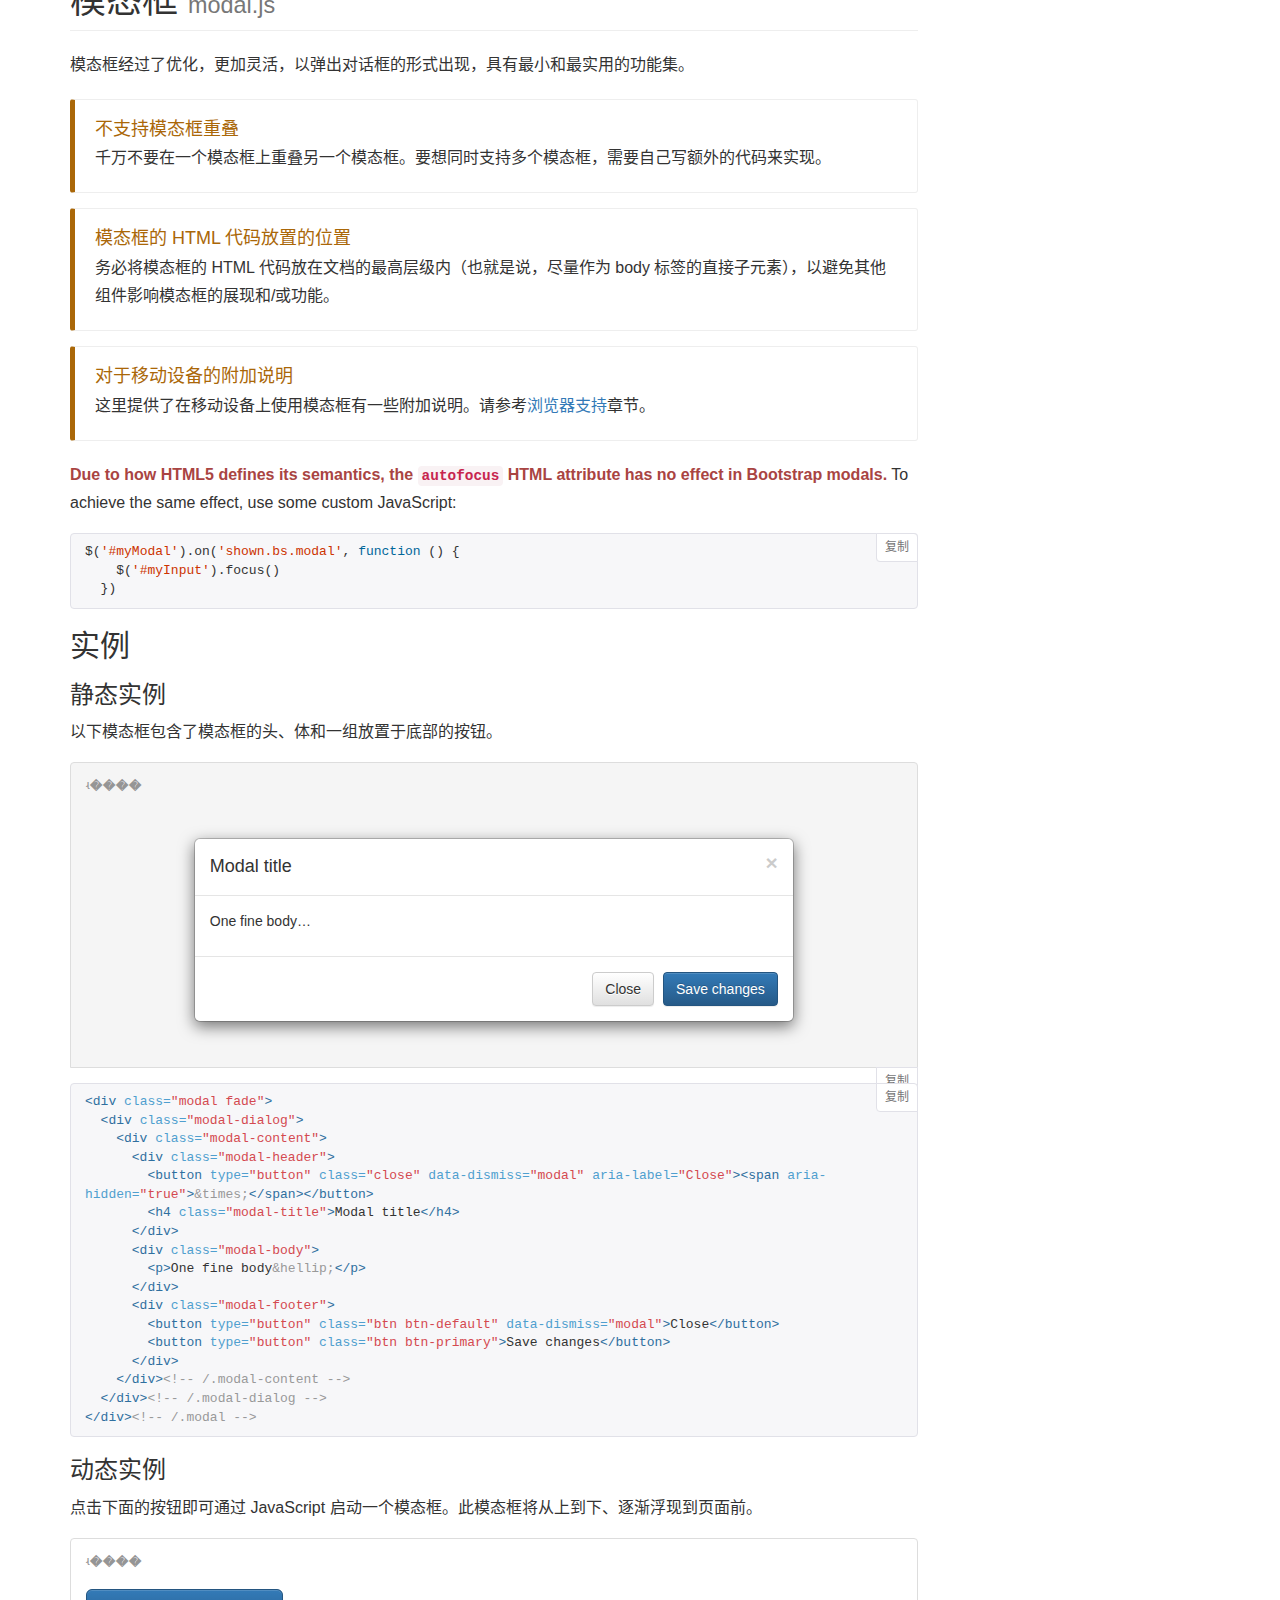
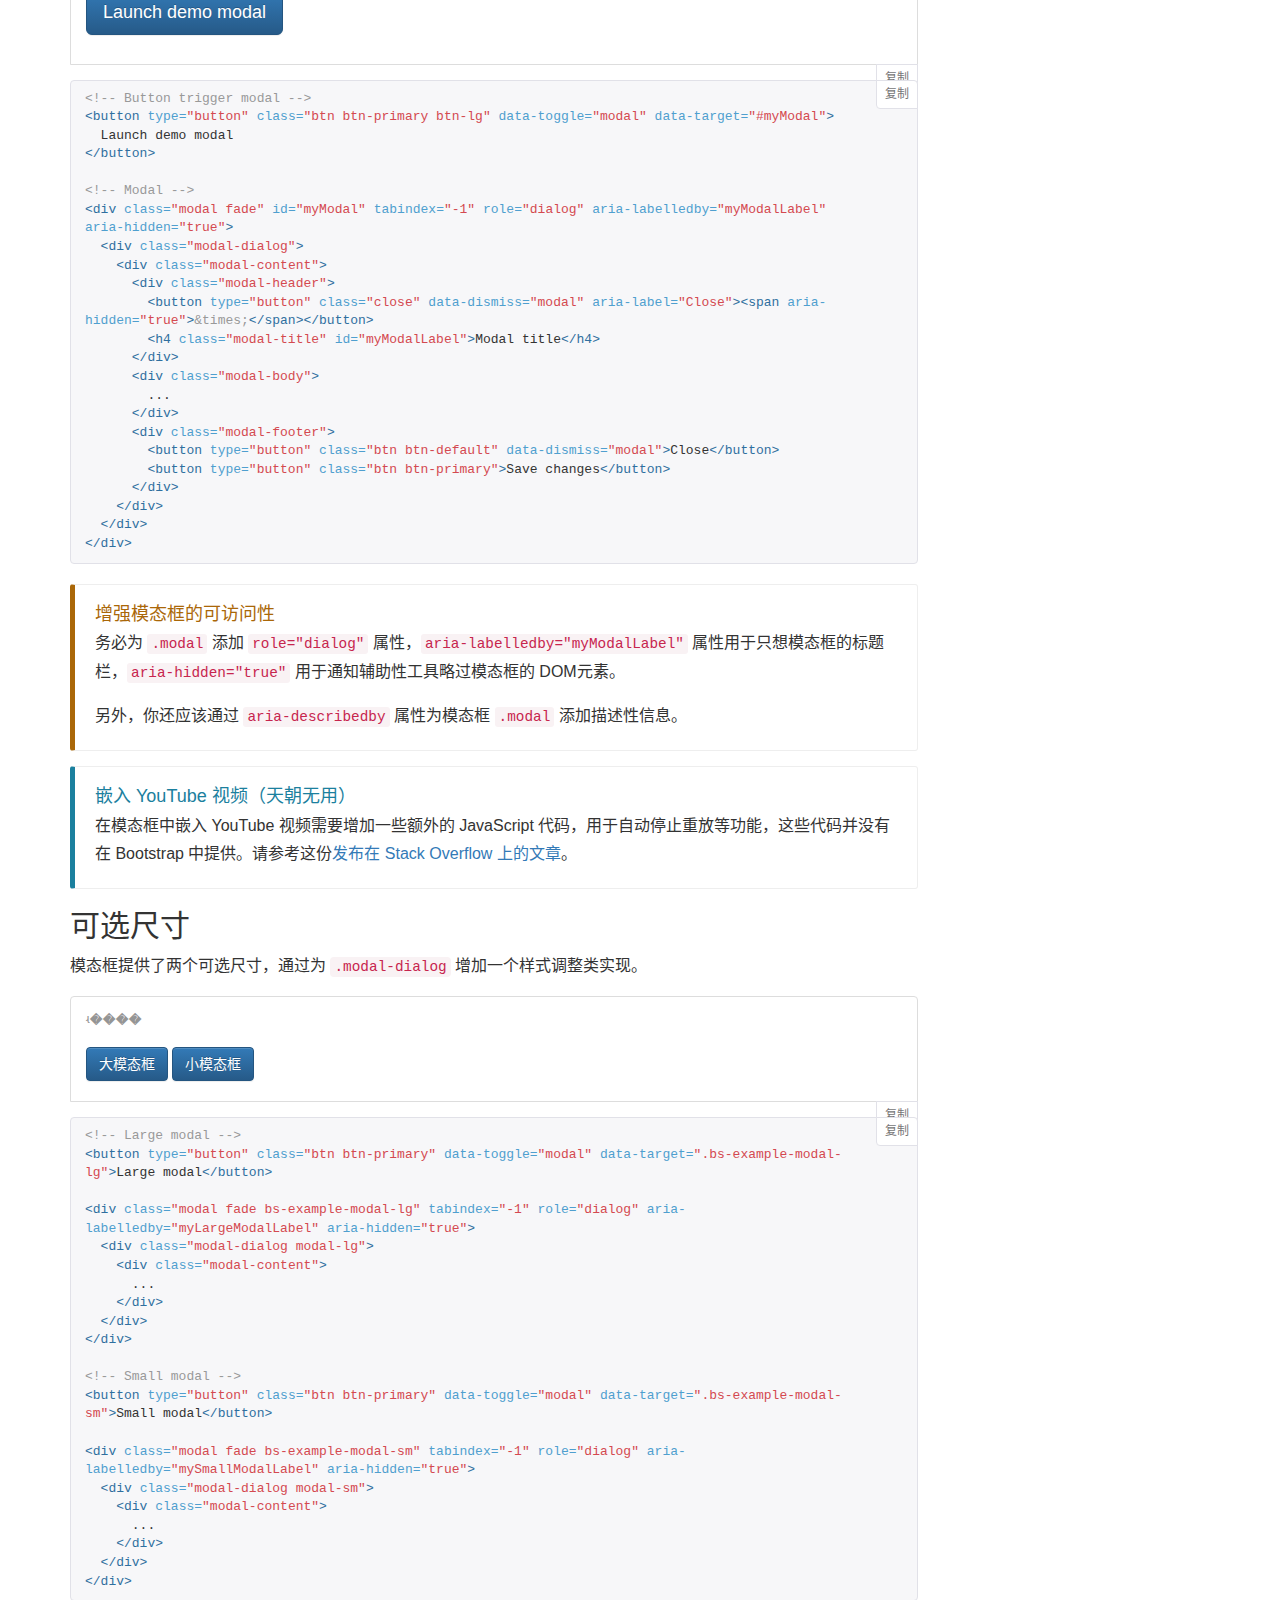
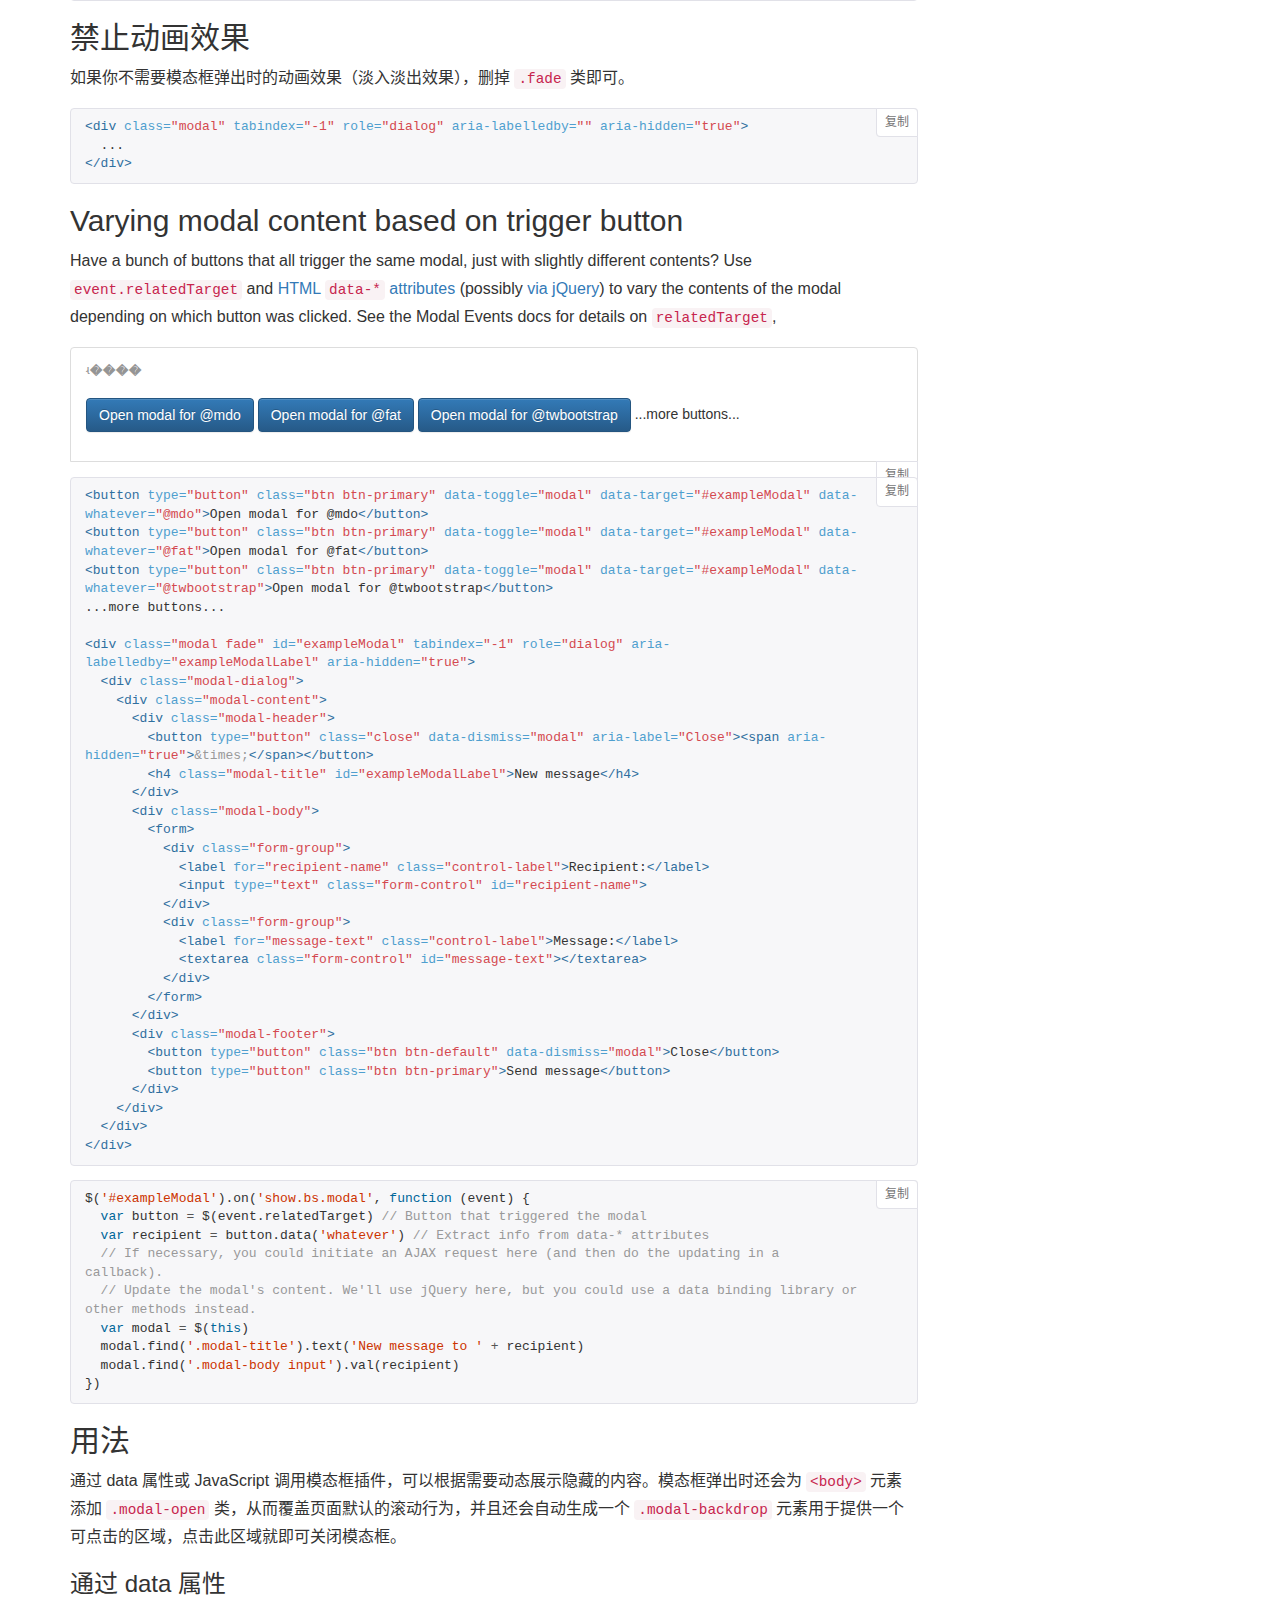
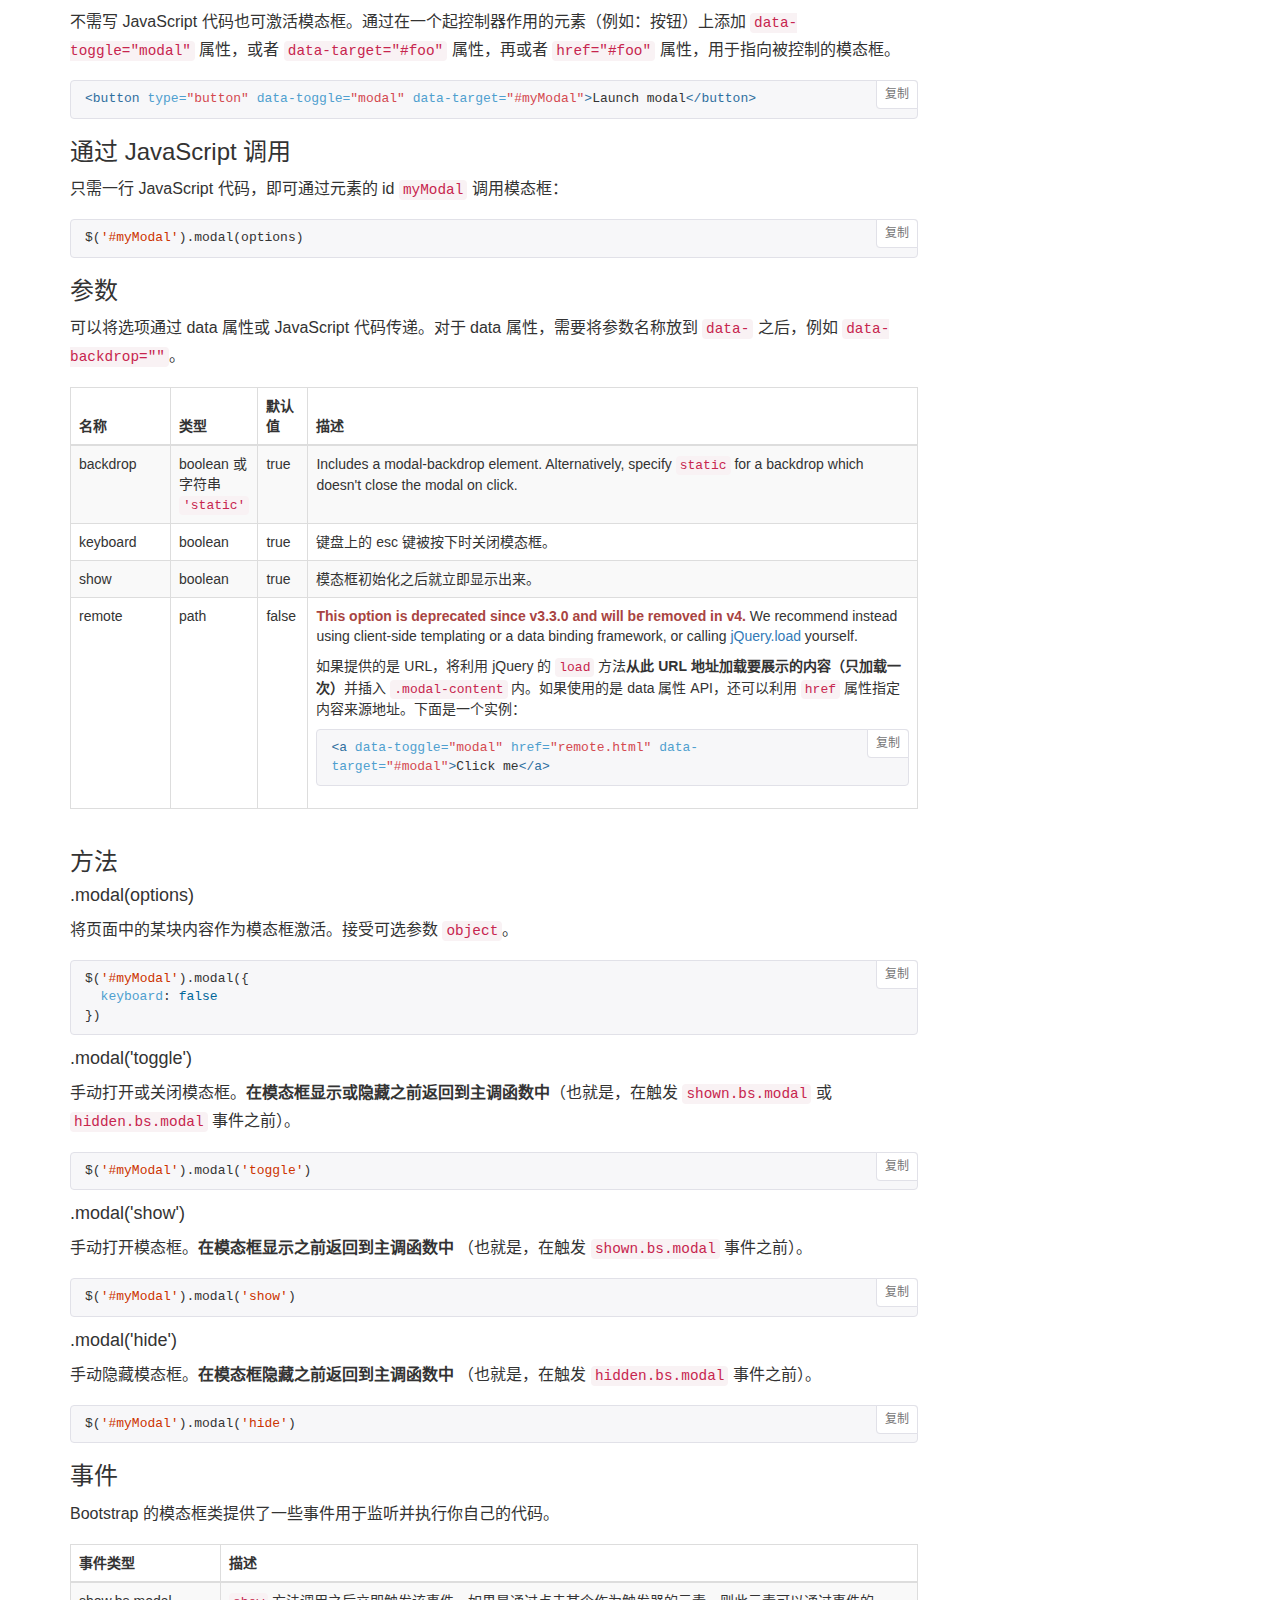
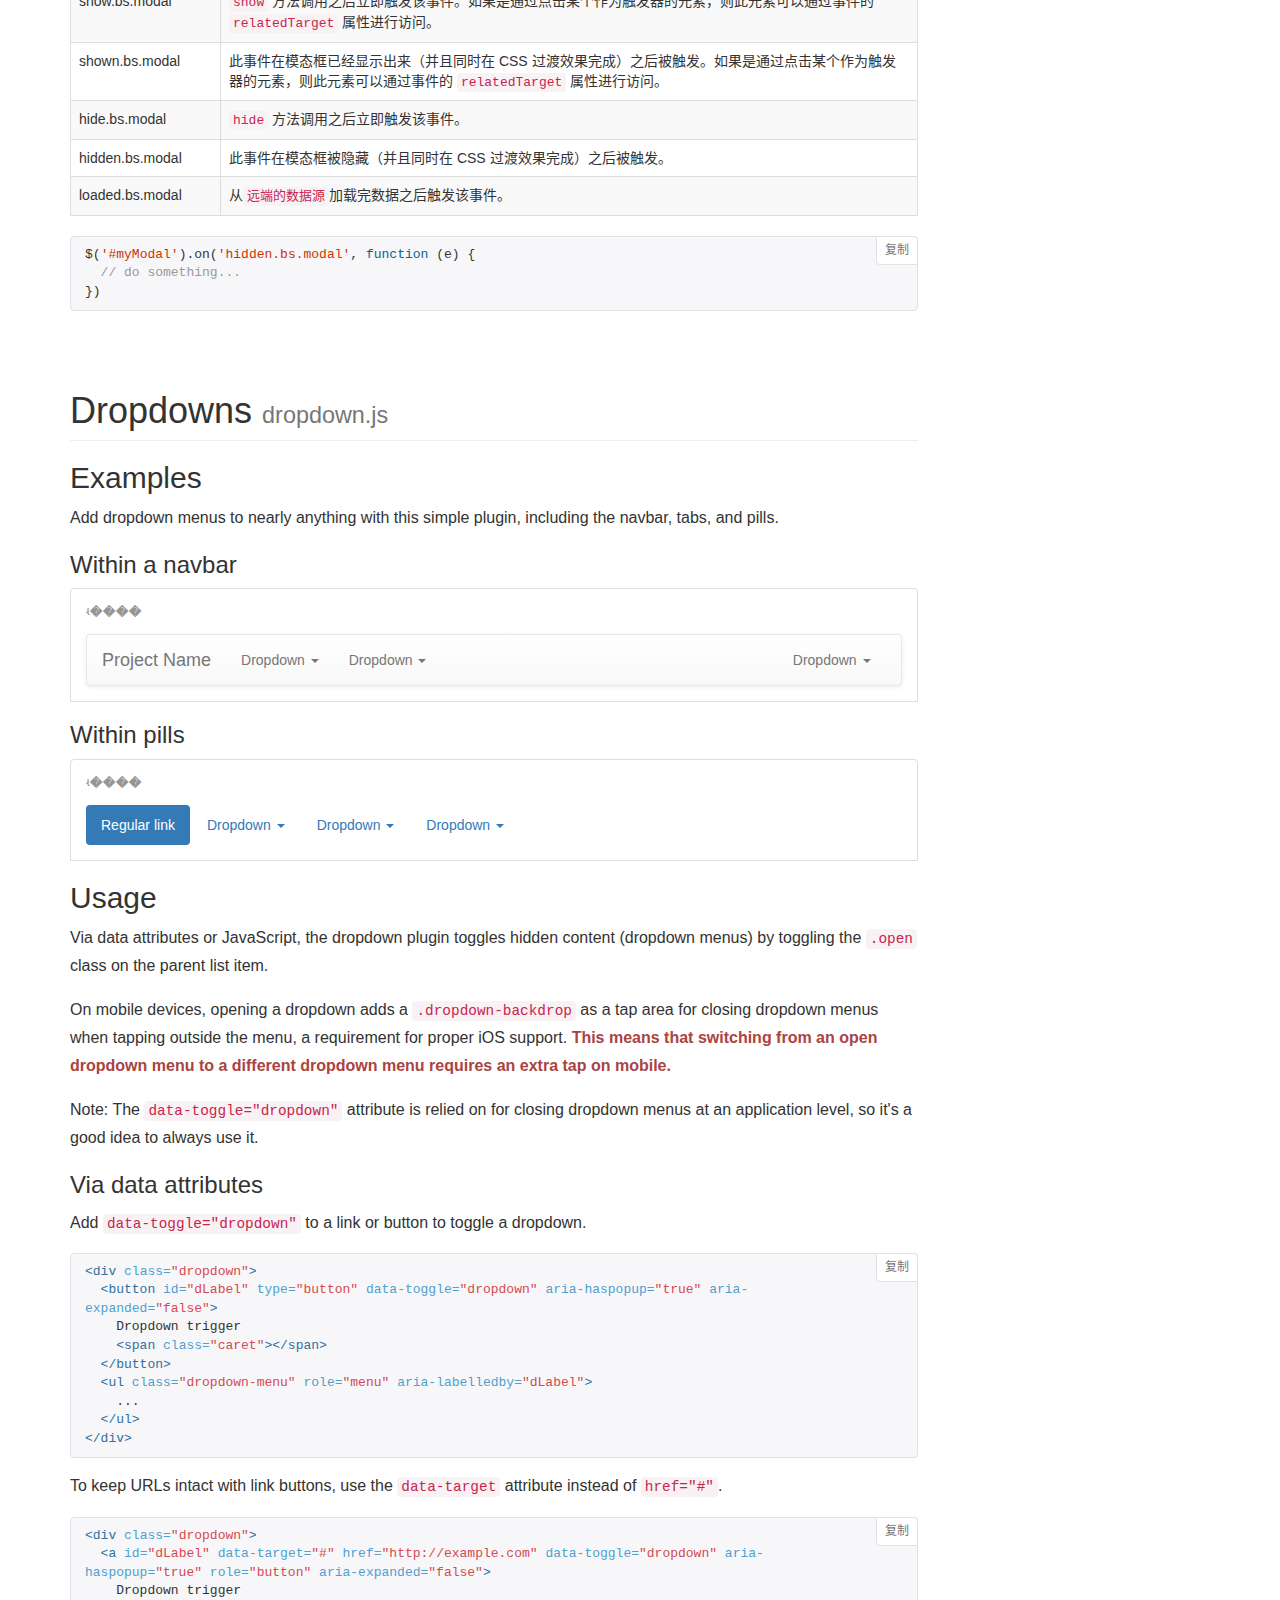
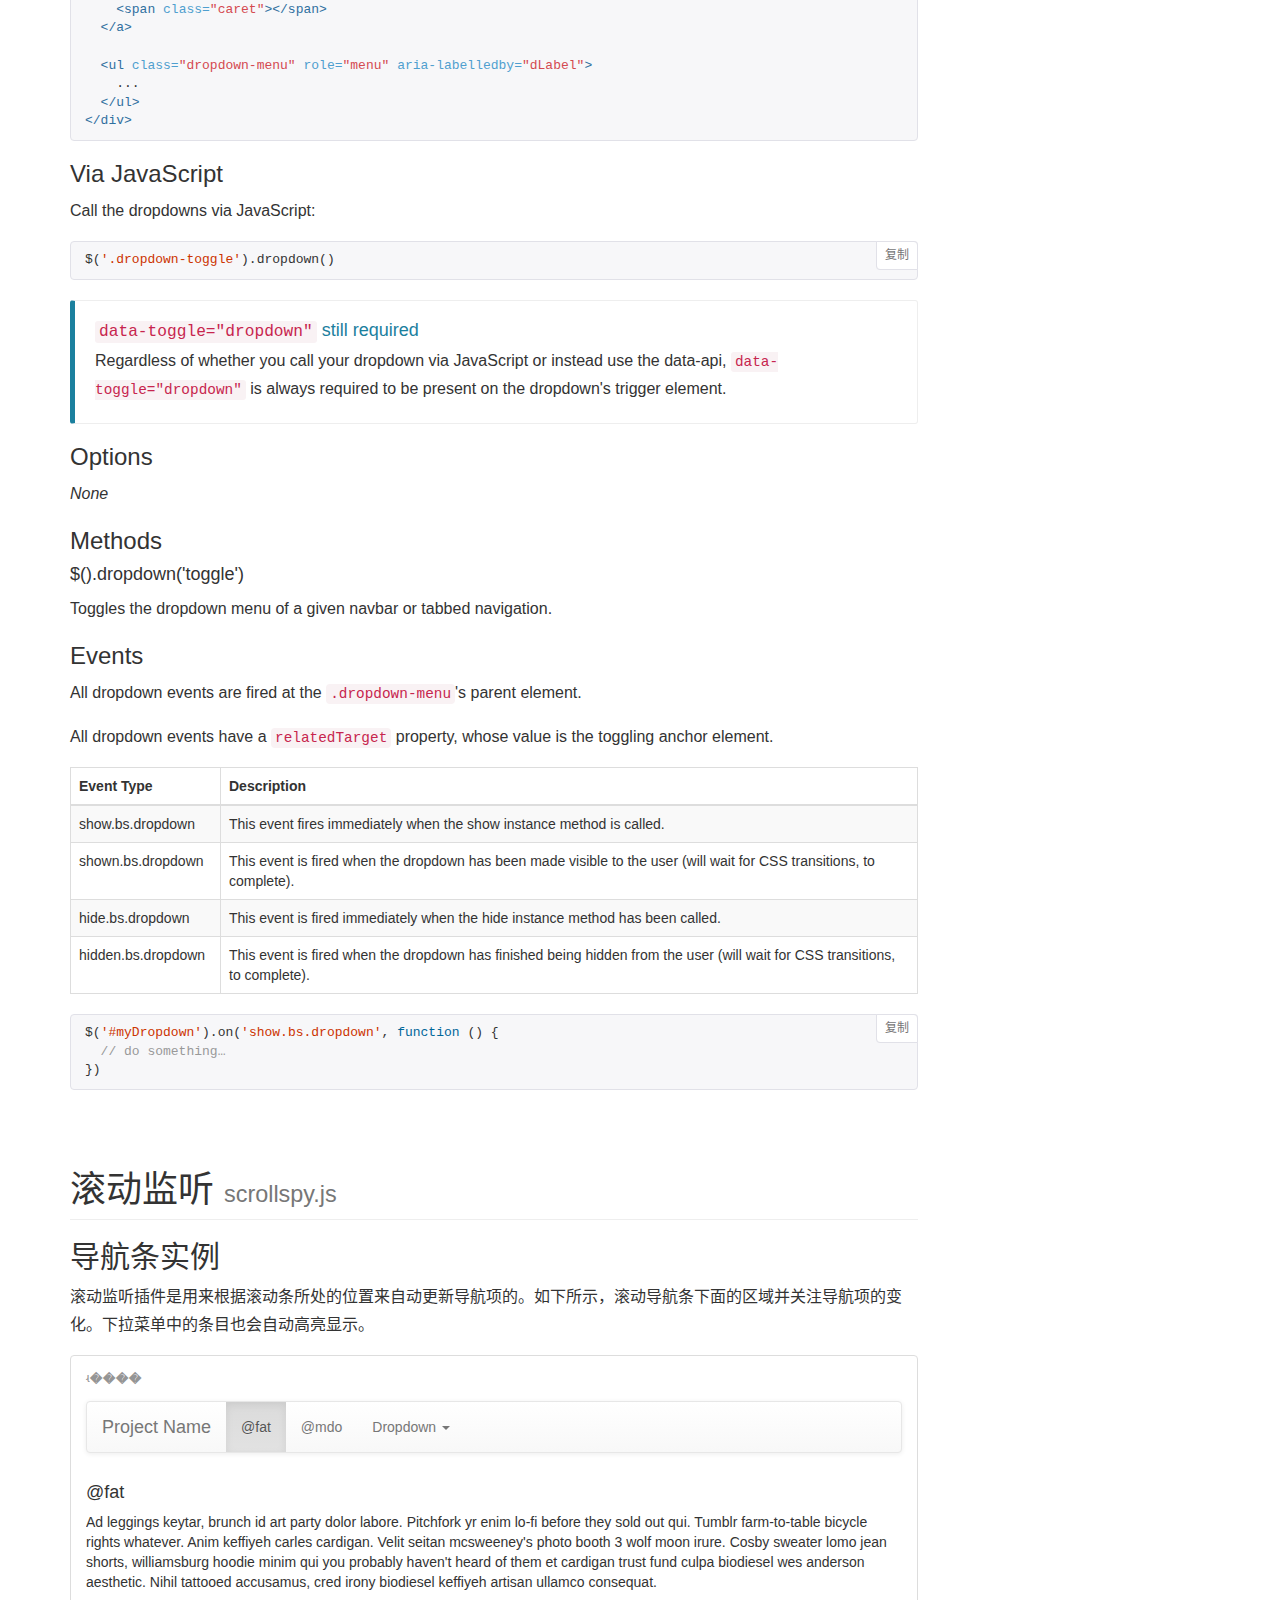
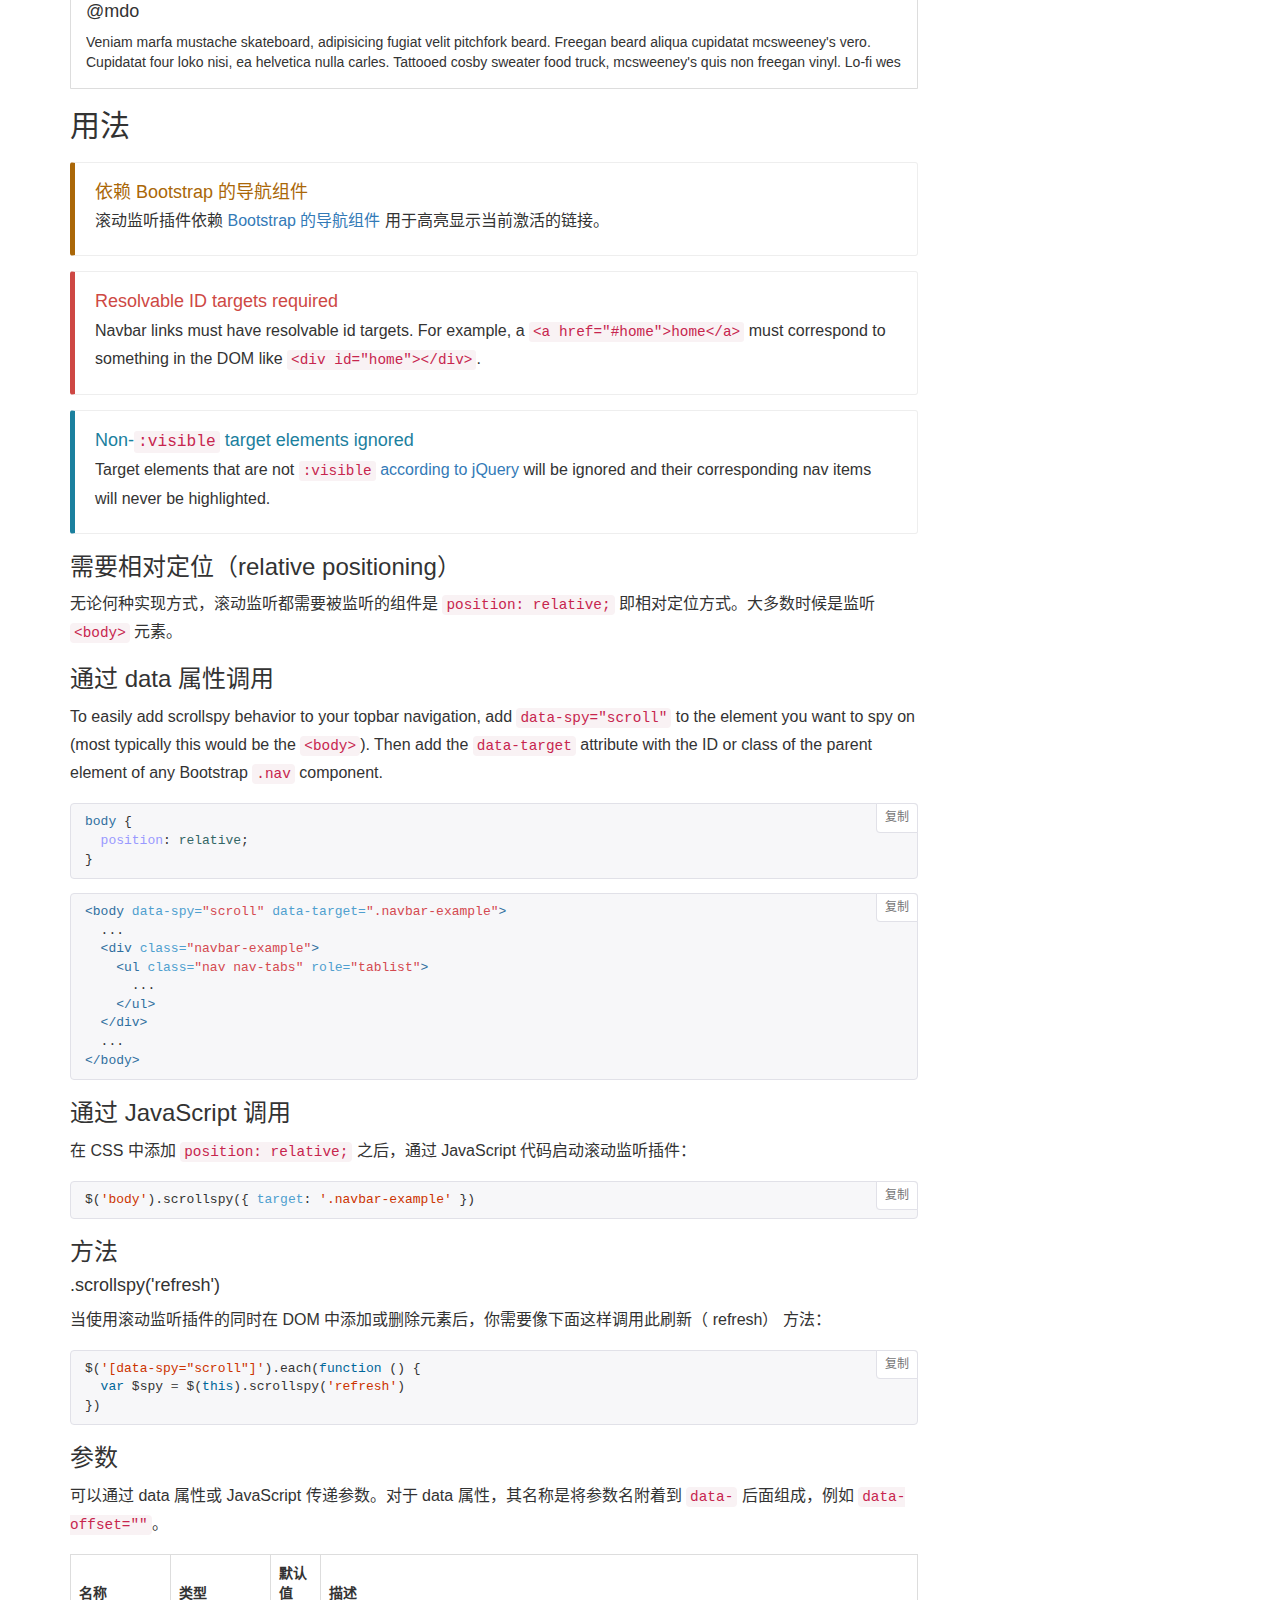
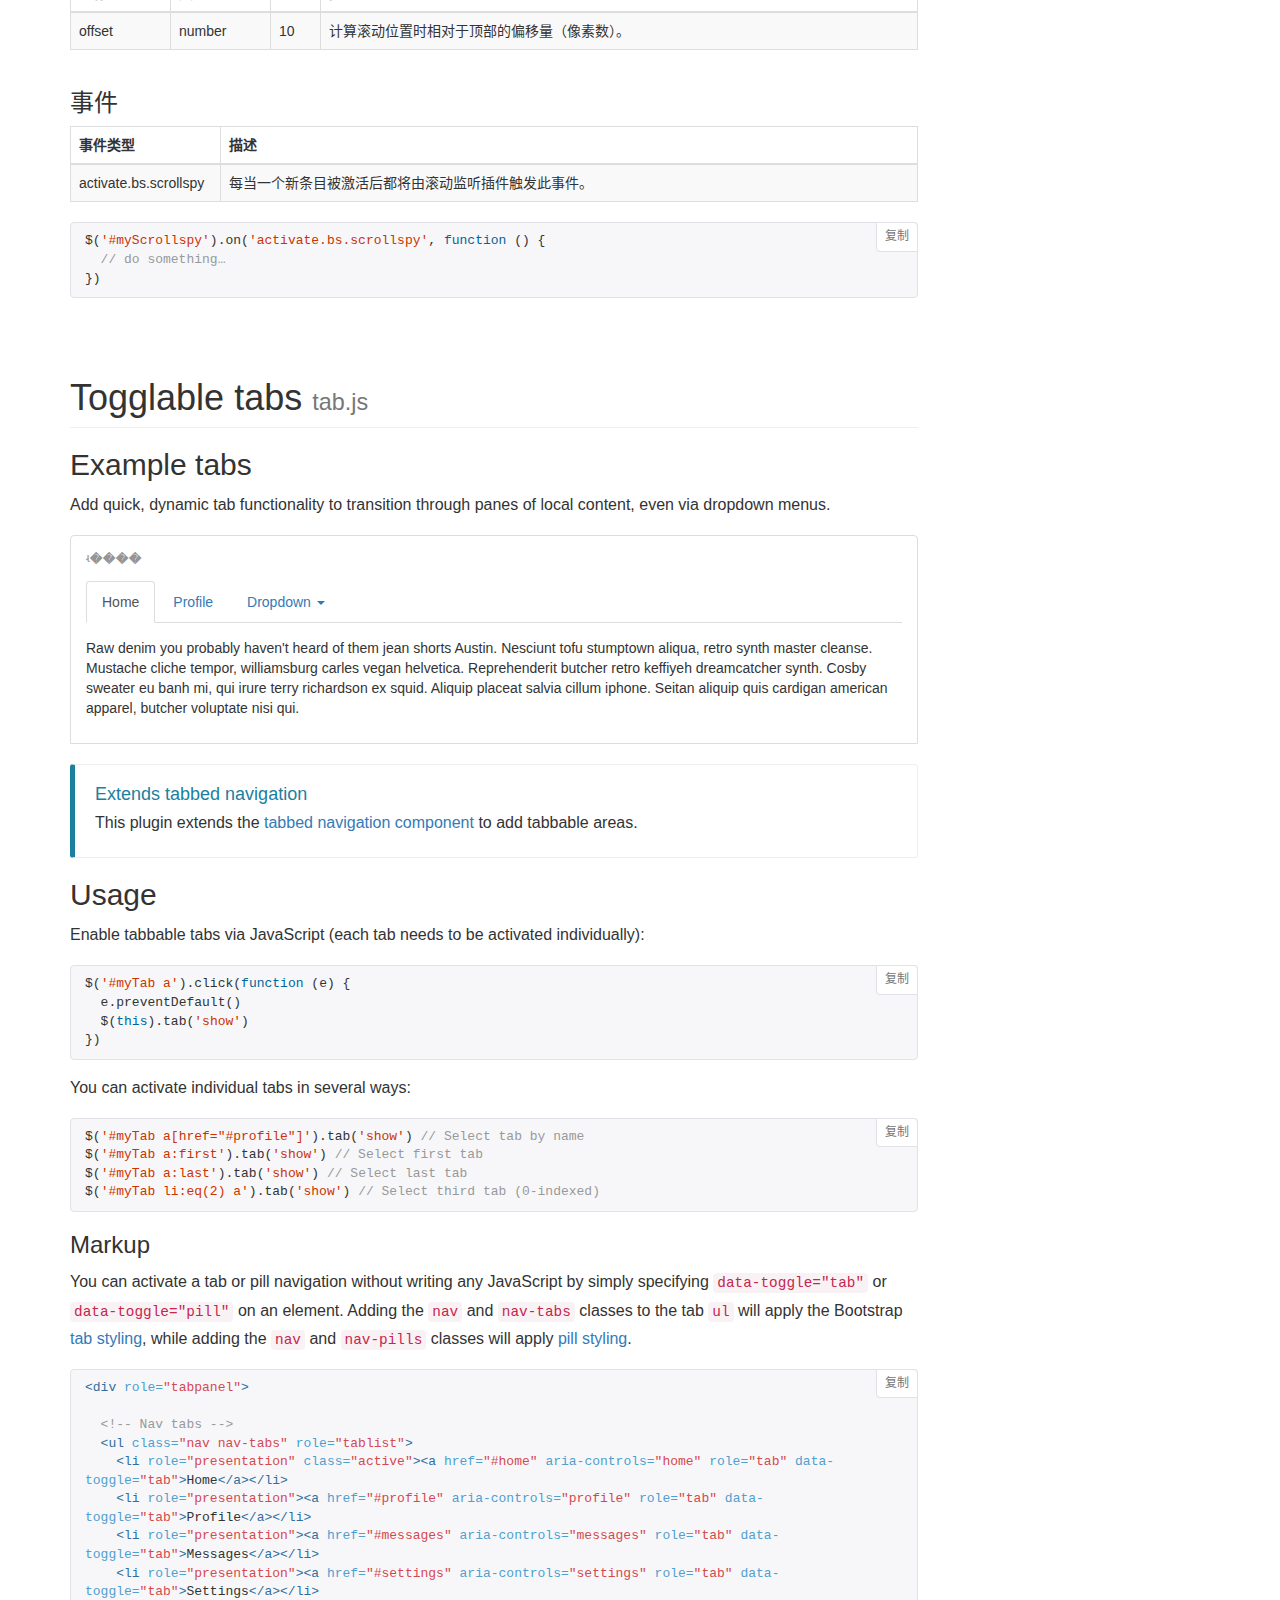
<file: js/bootstrap3.2.2/JavaScript 插件 · Bootstrap 中文文档.htm>
<!DOCTYPE html>
<!-- saved from url=(0033)JavaScript 插件 · Bootstrap 中文文档.htm -->
<html lang="zh-cn"><head><meta http-equiv="Content-Type" content="text/html; charset=UTF-8">
    <!-- Meta, title, CSS, favicons, etc. -->
    <meta charset="utf-8">
<meta http-equiv="X-UA-Compatible" content="IE=edge">
<meta name="viewport" content="width=device-width, initial-scale=1">
<meta name="description" content="Bootstrap - 简洁、直观、强悍、移动设备优先的前端开发框架，让web开发更迅速、简单。">
<meta name="keywords" content="HTML, CSS, JS, JavaScript, framework, bootstrap, front-end, frontend, web development">
<meta name="author" content="Mark Otto, Jacob Thornton, and Bootstrap contributors">
<meta name="author" content="王赛 &lt;wangsai@bootcss.com&gt;">

<title>
  
    JavaScript 插件 · Bootstrap 中文文档
  
</title>

<!-- Bootstrap core CSS -->
<link href="./css/bootstrap.min.css" rel="stylesheet">

  <!-- Optional Bootstrap Theme -->
  <link href="./css/bootstrap-theme.min.css" data-href="./css/bootstrap-theme.min.css" rel="stylesheet" id="bs-theme-stylesheet">

<link href="./css/patch.css" rel="stylesheet">

<!-- Documentation extras -->
<link href="./css/docs.min.css" rel="stylesheet">
<!--[if lt IE 9]><script src="../assets/js/ie8-responsive-file-warning.js"></script><![endif]-->
<script src="./JavaScript 插件 · Bootstrap 中文文档_files/ie-emulation-modes-warning.js"></script>

<!-- HTML5 shim and Respond.js for IE8 support of HTML5 elements and media queries -->
<!--[if lt IE 9]>
  <script src="http://cdn.bootcss.com/html5shiv/3.7.2/html5shiv.min.js"></script>
  <script src="http://cdn.bootcss.com/respond.js/1.4.2/respond.min.js"></script>
<![endif]-->

<!-- Favicons -->
<link rel="apple-touch-icon" href="http://v3.bootcss.com/apple-touch-icon.png">
<link rel="icon" href="http://v3.bootcss.com/favicon.ico">
<script>
  var _hmt = _hmt || [];
</script>
  </head>
  <body>
    <a id="skippy" class="sr-only sr-only-focusable" href="JavaScript 插件 · Bootstrap 中文文档.htm#content"><div class="container"><span class="skiplink-text">Skip to main content</span></div></a>

    <!-- Docs master nav -->
    <header class="navbar navbar-static-top bs-docs-nav" id="top" role="banner">
  <div class="container">
    <div class="navbar-header">
      <button class="navbar-toggle collapsed" type="button" data-toggle="collapse" data-target=".bs-navbar-collapse">
        <span class="sr-only">Toggle navigation</span>
        <span class="icon-bar"></span>
        <span class="icon-bar"></span>
        <span class="icon-bar"></span>
      </button>
      <a href="http://v3.bootcss.com/" class="navbar-brand">Bootstrap</a>
    </div>
    <nav class="collapse navbar-collapse bs-navbar-collapse">
      <ul class="nav navbar-nav">
        <li>
          <a href="起步 · Bootstrap 中文文档.htm">起步</a>
        </li>
        <li class="active">
          <a href="全局 CSS 样式 · Bootstrap 中文文档.htm">全局 CSS 样式</a>
        </li>
        <li>
          <a href="组件 · Bootstrap 中文文档.htm">组件</a>
        </li>
        <li>
          <a href="JavaScript 插件 · Bootstrap 中文文档.htm">JavaScript 插件</a>
        </li>
        <li>
          <a href="定制并下载 Bootstrap · Bootstrap 中文文档.htm">定制</a>
        </li>
      </ul>
      <ul class="nav navbar-nav navbar-right">
        <li><a href="http://job.bootcss.com/" onclick="_hmt.push([&#39;_trackEvent&#39;, &#39;docv3-navbar&#39;, &#39;click&#39;, &#39;doc-home-navbar-job&#39;])" target="_blank">高薪工作</a></li>
        <li><a href="http://expo.bootcss.com/" onclick="_hmt.push([&#39;_trackEvent&#39;, &#39;docv3-navbar&#39;, &#39;click&#39;, &#39;doc-home-navbar-expo&#39;])" target="_blank">优站精选</a></li>
      </ul>
    </nav>
  </div>
</header>


    <!-- Docs page layout -->
    <div class="bs-docs-header" id="content">
      <div class="container">
        <h1>JavaScript 插件</h1>
        <p>jQuery 插件为 Bootstrap 的组件赋予了“生命”。可以简单地一次性引入所有插件，或者逐个引入到你的页面中。</p>
      </div>
    </div>

    <div class="container bs-docs-container">

      <div class="row">
        <div class="col-md-9" role="main">
          <div class="bs-docs-section">
  <h1 id="js-overview" class="page-header">概览</h1>

  <h3 id="js-individual-compiled">单个还是全部引入</h3>
  <p>JavaScript 插件可以单个引入（使用 Bootstrap 提供的单个 <code>*.js</code> 文件），或者一次性全部引入（使用 <code>bootstrap.js</code> 或压缩版的 <code>bootstrap.min.js</code>）。</p>

  <div class="bs-callout bs-callout-danger" id="callout-overview-not-both">
    <h4>建议使用压缩版的 JavaScript 文件</h4>
    <p><code>bootstrap.js</code> 和 <code>bootstrap.min.js</code> 都包含了所有插件，你在使用时，只需选择一个引入页面就可以了。</p>
  </div>

  <div class="bs-callout bs-callout-danger" id="callout-overview-dependencies">
    <h4>插件之间的依赖关系</h4>
    <p>某些插件和 CSS 组件依赖于其它插件。如果你是单个引入每个插件的，请确保在文档中检查插件之间的依赖关系。注意，所有插件都依赖 jQuery （也就是说，jQuery必须在所有插件<strong>之前</strong>引入页面）。 <a href="https://github.com/twbs/bootstrap/blob/v3.3.2/bower.json"><code>bower.json</code></a> 文件中列出了 Bootstrap 所支持的 jQuery 版本。</p>
  </div>

  <h3 id="js-data-attrs">data 属性</h3>
  <p>你可以仅仅通过 data 属性 API 就能使用所有的 Bootstrap 插件，无需写一行 JavaScript 代码。这是 Bootstrap 中的一等 API，也应该是你的首选方式。</p>

  <p>话又说回来，在某些情况下可能需要将此功能关闭。因此，我们还提供了关闭 data 属性 API 的方法，即解除以 <code>data-api</code> 为命名空间并绑定在文档上的事件。就像下面这样：</p>
<div class="zero-clipboard"><span class="btn-clipboard">复制</span></div><div class="highlight"><pre><code class="language-js" data-lang="js"><span class="nx">$</span><span class="p">(</span><span class="nb">document</span><span class="p">).</span><span class="nx">off</span><span class="p">(</span><span class="s1">'.data-api'</span><span class="p">)</span></code></pre></div>

  <p>另外，如果是针对某个特定的插件，只需在 <code>data-api</code> 前面添加那个插件的名称作为命名空间，如下：</p>
<div class="zero-clipboard"><span class="btn-clipboard">复制</span></div><div class="highlight"><pre><code class="language-js" data-lang="js"><span class="nx">$</span><span class="p">(</span><span class="nb">document</span><span class="p">).</span><span class="nx">off</span><span class="p">(</span><span class="s1">'.alert.data-api'</span><span class="p">)</span></code></pre></div>

  <div class="bs-callout bs-callout-danger" id="callout-overview-single-data">
    <h4>Only one plugin per element via data attributes</h4>
    <p>Don't use data attributes from multiple plugins on the same element. For example, a button cannot both have a tooltip and toggle a modal. To accomplish this, use a wrapping element.</p>
  </div>

  <h3 id="js-programmatic-api">编程方式的 API</h3>
  <p>我们为所有 Bootstrap 插件提供了纯 JavaScript 方式的 API。所有公开的 API 都是支持单独或链式调用方式，并且返回其所操作的元素集合（注：和jQuery的调用形式一致）。</p>
<div class="zero-clipboard"><span class="btn-clipboard">复制</span></div><div class="highlight"><pre><code class="language-js" data-lang="js"><span class="nx">$</span><span class="p">(</span><span class="s1">'.btn.danger'</span><span class="p">).</span><span class="nx">button</span><span class="p">(</span><span class="s1">'toggle'</span><span class="p">).</span><span class="nx">addClass</span><span class="p">(</span><span class="s1">'fat'</span><span class="p">)</span></code></pre></div>

  <p>所有方法都可以接受一个可选的 option 对象作为参数，或者一个代表特定方法的字符串，或者什么也不提供（在这种情况下，插件将会以默认值初始化）：</p>
<div class="zero-clipboard"><span class="btn-clipboard">复制</span></div><div class="highlight"><pre><code class="language-js" data-lang="js"><span class="nx">$</span><span class="p">(</span><span class="s1">'#myModal'</span><span class="p">).</span><span class="nx">modal</span><span class="p">()</span>                      <span class="c1">// 以默认值初始化</span>
<span class="nx">$</span><span class="p">(</span><span class="s1">'#myModal'</span><span class="p">).</span><span class="nx">modal</span><span class="p">({</span> <span class="na">keyboard</span><span class="p">:</span> <span class="kc">false</span> <span class="p">})</span>   <span class="c1">// initialized with no keyboard</span>
<span class="nx">$</span><span class="p">(</span><span class="s1">'#myModal'</span><span class="p">).</span><span class="nx">modal</span><span class="p">(</span><span class="s1">'show'</span><span class="p">)</span>                <span class="c1">// 初始化后立即调用 show 方法</span></code></pre></div>

  <p>每个插件还通过 <code>Constructor</code> 属性暴露了其原始的构造函数：<code>$.fn.popover.Constructor</code>。如果你想获取某个插件的实例，可以直接通过页面元素获取：<code>$('[rel="popover"]').data('popover')</code>。</p>

  <h4>默认设置</h4>
  <p>每个插件都可以通过修改其自身的 <code>Constructor.DEFAULTS</code> 对象从而改变插件的默认设置：</p><p>
</p><div class="zero-clipboard"><span class="btn-clipboard">复制</span></div><div class="highlight"><pre><code class="language-js" data-lang="js"><span class="nx">$</span><span class="p">.</span><span class="nx">fn</span><span class="p">.</span><span class="nx">modal</span><span class="p">.</span><span class="nx">Constructor</span><span class="p">.</span><span class="nx">DEFAULTS</span><span class="p">.</span><span class="nx">keyboard</span> <span class="o">=</span> <span class="kc">false</span> <span class="c1">// 将模态框插件的 `keyboard` 默认选参数置为 false</span></code></pre></div>

  <h3 id="js-noconflict">避免命名空间冲突</h3>
  <p>某些时候可能需要将 Bootstrap 插件与其他 UI 框架共同使用。在这种情况下，命名空间冲突随时可能发生。如果不幸发生了这种情况，你可以通过调用插件的 <code>.noConflict</code> 方法恢复其原始值。</p>
<div class="zero-clipboard"><span class="btn-clipboard">复制</span></div><div class="highlight"><pre><code class="language-js" data-lang="js"><span class="kd">var</span> <span class="nx">bootstrapButton</span> <span class="o">=</span> <span class="nx">$</span><span class="p">.</span><span class="nx">fn</span><span class="p">.</span><span class="nx">button</span><span class="p">.</span><span class="nx">noConflict</span><span class="p">()</span> <span class="c1">// return $.fn.button to previously assigned value</span>
<span class="nx">$</span><span class="p">.</span><span class="nx">fn</span><span class="p">.</span><span class="nx">bootstrapBtn</span> <span class="o">=</span> <span class="nx">bootstrapButton</span>            <span class="c1">// give $().bootstrapBtn the Bootstrap functionality</span></code></pre></div>

  <h3 id="js-events">事件</h3>
  <p>Bootstrap 为大部分插件所具有的动作提供了自定义事件。一般来说，这些事件都有不定式和过去式两种动词的命名形式，例如，不定式形式的动词（例如 <code>show</code>）表示其在事件开始时被触发；而过去式动词（例如 <code>shown</code> ）表示在动作执行完毕之后被触发。</p>
  <p>从 3.0.0 版本开始，所有 Bootstrap 事件的名称都采用命名空间方式。</p>
  <p>所有以不定式形式的动词命名的事件都提供了 <code>preventDefault</code> 功能。这就赋予你在动作开始执行前将其停止的能力。</p>
<div class="zero-clipboard"><span class="btn-clipboard">复制</span></div><div class="highlight"><pre><code class="language-js" data-lang="js"><span class="nx">$</span><span class="p">(</span><span class="s1">'#myModal'</span><span class="p">).</span><span class="nx">on</span><span class="p">(</span><span class="s1">'show.bs.modal'</span><span class="p">,</span> <span class="kd">function</span> <span class="p">(</span><span class="nx">e</span><span class="p">)</span> <span class="p">{</span>
  <span class="k">if</span> <span class="p">(</span><span class="o">!</span><span class="nx">data</span><span class="p">)</span> <span class="k">return</span> <span class="nx">e</span><span class="p">.</span><span class="nx">preventDefault</span><span class="p">()</span> <span class="c1">// 阻止模态框的展示</span>
<span class="p">})</span></code></pre></div>

  <h3 id="js-version-nums">Version numbers</h3>
  <p>The version of each of Bootstrap's jQuery plugins can be accessed via the <code>VERSION</code> property of the plugin's constructor. For example, for the tooltip plugin:</p>
<div class="zero-clipboard"><span class="btn-clipboard">复制</span></div><div class="highlight"><pre><code class="language-js" data-lang="js"><span class="nx">$</span><span class="p">.</span><span class="nx">fn</span><span class="p">.</span><span class="nx">tooltip</span><span class="p">.</span><span class="nx">Constructor</span><span class="p">.</span><span class="nx">VERSION</span> <span class="c1">// =&gt; "3.3.2"</span></code></pre></div>

  <h3 id="js-disabled">未对禁用 JavaScript 的浏览器提供补救措施</h3>
  <p>Bootstrap 插件未对禁用 JavaScript 的浏览器提供补救措施。如果你对这种情况下的用户体验很关心的话，请添加 <a href="https://developer.mozilla.org/en-US/docs/Web/HTML/Element/noscript"><code>&lt;noscript&gt;</code></a> 标签向你的用户进行解释（并告诉他们如何启用 JavaScript），或者按照你自己的方式提供补救措施。</p>

  <div class="bs-callout bs-callout-warning" id="callout-third-party-libs">
    <h4>第三方工具库</h4>
    <p><strong>Bootstrap 官方不提供对第三方 JavaScript 工具库的支持，</strong>例如 Prototype 或 jQuery UI。除了 <code>.noConflict</code> 和为事件名称添加命名空间，还可能会有兼容性方面的问题，这就需要你自己来处理了。</p>
  </div>
</div>

<div class="bs-docs-section">
  <h1 id="transitions" class="page-header">过渡效果 <small>transition.js</small></h1>

  <h3>关于过渡效果</h3>
  <p>对于简单的过渡效果，只需将 <code>transition.js</code> 和其它 JS 文件一起引入即可。如果你使用的是编译（或压缩）版的 <code>bootstrap.js</code> 文件，就无需再单独将其引入了。</p>
  <h3>包含的内容</h3>
  <p>Transition.js 是针对 <code>transitionEnd</code> 事件的一个基本辅助工具，也是对 CSS 过渡效果的模拟。它被其它插件用来检测当前浏览器对是否支持 CSS 的过渡效果。</p>
</div>

<div class="bs-docs-section">
  <h1 id="modals" class="page-header">模态框 <small>modal.js</small></h1>
  <p>模态框经过了优化，更加灵活，以弹出对话框的形式出现，具有最小和最实用的功能集。</p>

  <div class="bs-callout bs-callout-warning" id="callout-stacked-modals">
    <h4>不支持模态框重叠</h4>
    <p>千万不要在一个模态框上重叠另一个模态框。要想同时支持多个模态框，需要自己写额外的代码来实现。</p>
  </div>
  <div class="bs-callout bs-callout-warning" id="callout-modal-markup-placement">
    <h4>模态框的 HTML 代码放置的位置</h4>
    <p>务必将模态框的 HTML 代码放在文档的最高层级内（也就是说，尽量作为 body 标签的直接子元素），以避免其他组件影响模态框的展现和/或功能。</p>
  </div>
  <div class="bs-callout bs-callout-warning" id="callout-modal-mobile-caveats">
    <h4>对于移动设备的附加说明</h4>
    <p>这里提供了在移动设备上使用模态框有一些附加说明。请参考<a href="http://v3.bootcss.com/getting-started/#support-fixed-position-keyboards">浏览器支持</a>章节。</p>
  </div>

  <p><strong class="text-danger">Due to how HTML5 defines its semantics, the <code>autofocus</code> HTML attribute has no effect in Bootstrap modals.</strong> To achieve the same effect, use some custom JavaScript:</p>
  <div class="zero-clipboard"><span class="btn-clipboard">复制</span></div><div class="highlight"><pre><code class="language-js" data-lang="js"><span class="nx">$</span><span class="p">(</span><span class="s1">'#myModal'</span><span class="p">).</span><span class="nx">on</span><span class="p">(</span><span class="s1">'shown.bs.modal'</span><span class="p">,</span> <span class="kd">function</span> <span class="p">()</span> <span class="p">{</span>
    <span class="nx">$</span><span class="p">(</span><span class="s1">'#myInput'</span><span class="p">).</span><span class="nx">focus</span><span class="p">()</span>
  <span class="p">})</span></code></pre></div>

  <h2 id="modals-examples">实例</h2>

  <h3>静态实例</h3>
  <p>以下模态框包含了模态框的头、体和一组放置于底部的按钮。</p>
  <div class="bs-example bs-example-modal" data-example-id="static-modal">
    <div class="modal">
      <div class="modal-dialog">
        <div class="modal-content">
          <div class="modal-header">
            <button type="button" class="close" data-dismiss="modal"><span aria-hidden="true">×</span><span class="sr-only">Close</span></button>
            <h4 class="modal-title">Modal title</h4>
          </div>
          <div class="modal-body">
            <p>One fine body…</p>
          </div>
          <div class="modal-footer">
            <button type="button" class="btn btn-default" data-dismiss="modal">Close</button>
            <button type="button" class="btn btn-primary">Save changes</button>
          </div>
        </div><!-- /.modal-content -->
      </div><!-- /.modal-dialog -->
    </div><!-- /.modal -->
  </div><!-- /example -->
<div class="zero-clipboard"><span class="btn-clipboard">复制</span></div><div class="highlight"><pre><code class="language-html" data-lang="html"><span class="nt">&lt;div</span> <span class="na">class=</span><span class="s">"modal fade"</span><span class="nt">&gt;</span>
  <span class="nt">&lt;div</span> <span class="na">class=</span><span class="s">"modal-dialog"</span><span class="nt">&gt;</span>
    <span class="nt">&lt;div</span> <span class="na">class=</span><span class="s">"modal-content"</span><span class="nt">&gt;</span>
      <span class="nt">&lt;div</span> <span class="na">class=</span><span class="s">"modal-header"</span><span class="nt">&gt;</span>
        <span class="nt">&lt;button</span> <span class="na">type=</span><span class="s">"button"</span> <span class="na">class=</span><span class="s">"close"</span> <span class="na">data-dismiss=</span><span class="s">"modal"</span> <span class="na">aria-label=</span><span class="s">"Close"</span><span class="nt">&gt;&lt;span</span> <span class="na">aria-hidden=</span><span class="s">"true"</span><span class="nt">&gt;</span><span class="ni">&amp;times;</span><span class="nt">&lt;/span&gt;&lt;/button&gt;</span>
        <span class="nt">&lt;h4</span> <span class="na">class=</span><span class="s">"modal-title"</span><span class="nt">&gt;</span>Modal title<span class="nt">&lt;/h4&gt;</span>
      <span class="nt">&lt;/div&gt;</span>
      <span class="nt">&lt;div</span> <span class="na">class=</span><span class="s">"modal-body"</span><span class="nt">&gt;</span>
        <span class="nt">&lt;p&gt;</span>One fine body<span class="ni">&amp;hellip;</span><span class="nt">&lt;/p&gt;</span>
      <span class="nt">&lt;/div&gt;</span>
      <span class="nt">&lt;div</span> <span class="na">class=</span><span class="s">"modal-footer"</span><span class="nt">&gt;</span>
        <span class="nt">&lt;button</span> <span class="na">type=</span><span class="s">"button"</span> <span class="na">class=</span><span class="s">"btn btn-default"</span> <span class="na">data-dismiss=</span><span class="s">"modal"</span><span class="nt">&gt;</span>Close<span class="nt">&lt;/button&gt;</span>
        <span class="nt">&lt;button</span> <span class="na">type=</span><span class="s">"button"</span> <span class="na">class=</span><span class="s">"btn btn-primary"</span><span class="nt">&gt;</span>Save changes<span class="nt">&lt;/button&gt;</span>
      <span class="nt">&lt;/div&gt;</span>
    <span class="nt">&lt;/div&gt;</span><span class="c">&lt;!-- /.modal-content --&gt;</span>
  <span class="nt">&lt;/div&gt;</span><span class="c">&lt;!-- /.modal-dialog --&gt;</span>
<span class="nt">&lt;/div&gt;</span><span class="c">&lt;!-- /.modal --&gt;</span></code></pre></div>

  <h3>动态实例</h3>
  <p>点击下面的按钮即可通过 JavaScript 启动一个模态框。此模态框将从上到下、逐渐浮现到页面前。</p>
  <!-- sample modal content -->
  <div id="myModal" class="modal fade" tabindex="-1" role="dialog" aria-labelledby="myModalLabel" aria-hidden="true">
    <div class="modal-dialog">
      <div class="modal-content">

        <div class="modal-header">
          <button type="button" class="close" data-dismiss="modal" aria-label="Close"><span aria-hidden="true">×</span></button>
          <h4 class="modal-title" id="myModalLabel">Modal title</h4>
        </div>
        <div class="modal-body">
          <h4>Text in a modal</h4>
          <p>Duis mollis, est non commodo luctus, nisi erat porttitor ligula.</p>

          <h4>Popover in a modal</h4>
          <p>This <a href="JavaScript 插件 · Bootstrap 中文文档.htm#" role="button" class="btn btn-default popover-test" title="" data-content="And here&#39;s some amazing content. It&#39;s very engaging. right?" data-original-title="A Title">button</a> should trigger a popover on click.</p>

          <h4>Tooltips in a modal</h4>
          <p><a href="JavaScript 插件 · Bootstrap 中文文档.htm#" class="tooltip-test" title="" data-original-title="Tooltip">This link</a> and <a href="JavaScript 插件 · Bootstrap 中文文档.htm#" class="tooltip-test" title="" data-original-title="Tooltip">that link</a> should have tooltips on hover.</p>

          <hr>

          <h4>Overflowing text to show scroll behavior</h4>
          <p>Cras mattis consectetur purus sit amet fermentum. Cras justo odio, dapibus ac facilisis in, egestas eget quam. Morbi leo risus, porta ac consectetur ac, vestibulum at eros.</p>
          <p>Praesent commodo cursus magna, vel scelerisque nisl consectetur et. Vivamus sagittis lacus vel augue laoreet rutrum faucibus dolor auctor.</p>
          <p>Aenean lacinia bibendum nulla sed consectetur. Praesent commodo cursus magna, vel scelerisque nisl consectetur et. Donec sed odio dui. Donec ullamcorper nulla non metus auctor fringilla.</p>
          <p>Cras mattis consectetur purus sit amet fermentum. Cras justo odio, dapibus ac facilisis in, egestas eget quam. Morbi leo risus, porta ac consectetur ac, vestibulum at eros.</p>
          <p>Praesent commodo cursus magna, vel scelerisque nisl consectetur et. Vivamus sagittis lacus vel augue laoreet rutrum faucibus dolor auctor.</p>
          <p>Aenean lacinia bibendum nulla sed consectetur. Praesent commodo cursus magna, vel scelerisque nisl consectetur et. Donec sed odio dui. Donec ullamcorper nulla non metus auctor fringilla.</p>
          <p>Cras mattis consectetur purus sit amet fermentum. Cras justo odio, dapibus ac facilisis in, egestas eget quam. Morbi leo risus, porta ac consectetur ac, vestibulum at eros.</p>
          <p>Praesent commodo cursus magna, vel scelerisque nisl consectetur et. Vivamus sagittis lacus vel augue laoreet rutrum faucibus dolor auctor.</p>
          <p>Aenean lacinia bibendum nulla sed consectetur. Praesent commodo cursus magna, vel scelerisque nisl consectetur et. Donec sed odio dui. Donec ullamcorper nulla non metus auctor fringilla.</p>
        </div>
        <div class="modal-footer">
          <button type="button" class="btn btn-default" data-dismiss="modal">Close</button>
          <button type="button" class="btn btn-primary">Save changes</button>
        </div>

      </div><!-- /.modal-content -->
    </div><!-- /.modal-dialog -->
  </div><!-- /.modal -->

  <div class="bs-example" style="padding-bottom: 24px;">
    <button type="button" class="btn btn-primary btn-lg" data-toggle="modal" data-target="#myModal">
      Launch demo modal
    </button>
  </div><!-- /example -->
<div class="zero-clipboard"><span class="btn-clipboard">复制</span></div><div class="highlight"><pre><code class="language-html" data-lang="html"><span class="c">&lt;!-- Button trigger modal --&gt;</span>
<span class="nt">&lt;button</span> <span class="na">type=</span><span class="s">"button"</span> <span class="na">class=</span><span class="s">"btn btn-primary btn-lg"</span> <span class="na">data-toggle=</span><span class="s">"modal"</span> <span class="na">data-target=</span><span class="s">"#myModal"</span><span class="nt">&gt;</span>
  Launch demo modal
<span class="nt">&lt;/button&gt;</span>

<span class="c">&lt;!-- Modal --&gt;</span>
<span class="nt">&lt;div</span> <span class="na">class=</span><span class="s">"modal fade"</span> <span class="na">id=</span><span class="s">"myModal"</span> <span class="na">tabindex=</span><span class="s">"-1"</span> <span class="na">role=</span><span class="s">"dialog"</span> <span class="na">aria-labelledby=</span><span class="s">"myModalLabel"</span> <span class="na">aria-hidden=</span><span class="s">"true"</span><span class="nt">&gt;</span>
  <span class="nt">&lt;div</span> <span class="na">class=</span><span class="s">"modal-dialog"</span><span class="nt">&gt;</span>
    <span class="nt">&lt;div</span> <span class="na">class=</span><span class="s">"modal-content"</span><span class="nt">&gt;</span>
      <span class="nt">&lt;div</span> <span class="na">class=</span><span class="s">"modal-header"</span><span class="nt">&gt;</span>
        <span class="nt">&lt;button</span> <span class="na">type=</span><span class="s">"button"</span> <span class="na">class=</span><span class="s">"close"</span> <span class="na">data-dismiss=</span><span class="s">"modal"</span> <span class="na">aria-label=</span><span class="s">"Close"</span><span class="nt">&gt;&lt;span</span> <span class="na">aria-hidden=</span><span class="s">"true"</span><span class="nt">&gt;</span><span class="ni">&amp;times;</span><span class="nt">&lt;/span&gt;&lt;/button&gt;</span>
        <span class="nt">&lt;h4</span> <span class="na">class=</span><span class="s">"modal-title"</span> <span class="na">id=</span><span class="s">"myModalLabel"</span><span class="nt">&gt;</span>Modal title<span class="nt">&lt;/h4&gt;</span>
      <span class="nt">&lt;/div&gt;</span>
      <span class="nt">&lt;div</span> <span class="na">class=</span><span class="s">"modal-body"</span><span class="nt">&gt;</span>
        ...
      <span class="nt">&lt;/div&gt;</span>
      <span class="nt">&lt;div</span> <span class="na">class=</span><span class="s">"modal-footer"</span><span class="nt">&gt;</span>
        <span class="nt">&lt;button</span> <span class="na">type=</span><span class="s">"button"</span> <span class="na">class=</span><span class="s">"btn btn-default"</span> <span class="na">data-dismiss=</span><span class="s">"modal"</span><span class="nt">&gt;</span>Close<span class="nt">&lt;/button&gt;</span>
        <span class="nt">&lt;button</span> <span class="na">type=</span><span class="s">"button"</span> <span class="na">class=</span><span class="s">"btn btn-primary"</span><span class="nt">&gt;</span>Save changes<span class="nt">&lt;/button&gt;</span>
      <span class="nt">&lt;/div&gt;</span>
    <span class="nt">&lt;/div&gt;</span>
  <span class="nt">&lt;/div&gt;</span>
<span class="nt">&lt;/div&gt;</span></code></pre></div>

  <div class="bs-callout bs-callout-warning" id="callout-modal-accessibility">
    <h4>增强模态框的可访问性</h4>
    <p>务必为 <code>.modal</code> 添加 <code>role="dialog"</code> 属性，<code>aria-labelledby="myModalLabel"</code> 属性用于只想模态框的标题栏，<code>aria-hidden="true"</code> 用于通知辅助性工具略过模态框的 DOM元素。</p>
    <p>另外，你还应该通过 <code>aria-describedby</code> 属性为模态框 <code>.modal</code> 添加描述性信息。</p>
  </div>

  <div class="bs-callout bs-callout-info" id="callout-modal-youtube">
    <h4>嵌入 YouTube 视频（天朝无用）</h4>
    <p>在模态框中嵌入 YouTube 视频需要增加一些额外的 JavaScript 代码，用于自动停止重放等功能，这些代码并没有在 Bootstrap 中提供。请参考这份<a href="http://stackoverflow.com/questions/18622508/bootstrap-3-and-youtube-in-modal">发布在 Stack Overflow 上的文章</a>。</p>
  </div>

  <h2 id="modals-sizes">可选尺寸</h2>
  <p>模态框提供了两个可选尺寸，通过为 <code>.modal-dialog</code> 增加一个样式调整类实现。</p>
  <div class="bs-example">
    <button type="button" class="btn btn-primary" data-toggle="modal" data-target=".bs-example-modal-lg">大模态框</button>
    <button type="button" class="btn btn-primary" data-toggle="modal" data-target=".bs-example-modal-sm">小模态框</button>
  </div>
<div class="zero-clipboard"><span class="btn-clipboard">复制</span></div><div class="highlight"><pre><code class="language-html" data-lang="html"><span class="c">&lt;!-- Large modal --&gt;</span>
<span class="nt">&lt;button</span> <span class="na">type=</span><span class="s">"button"</span> <span class="na">class=</span><span class="s">"btn btn-primary"</span> <span class="na">data-toggle=</span><span class="s">"modal"</span> <span class="na">data-target=</span><span class="s">".bs-example-modal-lg"</span><span class="nt">&gt;</span>Large modal<span class="nt">&lt;/button&gt;</span>

<span class="nt">&lt;div</span> <span class="na">class=</span><span class="s">"modal fade bs-example-modal-lg"</span> <span class="na">tabindex=</span><span class="s">"-1"</span> <span class="na">role=</span><span class="s">"dialog"</span> <span class="na">aria-labelledby=</span><span class="s">"myLargeModalLabel"</span> <span class="na">aria-hidden=</span><span class="s">"true"</span><span class="nt">&gt;</span>
  <span class="nt">&lt;div</span> <span class="na">class=</span><span class="s">"modal-dialog modal-lg"</span><span class="nt">&gt;</span>
    <span class="nt">&lt;div</span> <span class="na">class=</span><span class="s">"modal-content"</span><span class="nt">&gt;</span>
      ...
    <span class="nt">&lt;/div&gt;</span>
  <span class="nt">&lt;/div&gt;</span>
<span class="nt">&lt;/div&gt;</span>

<span class="c">&lt;!-- Small modal --&gt;</span>
<span class="nt">&lt;button</span> <span class="na">type=</span><span class="s">"button"</span> <span class="na">class=</span><span class="s">"btn btn-primary"</span> <span class="na">data-toggle=</span><span class="s">"modal"</span> <span class="na">data-target=</span><span class="s">".bs-example-modal-sm"</span><span class="nt">&gt;</span>Small modal<span class="nt">&lt;/button&gt;</span>

<span class="nt">&lt;div</span> <span class="na">class=</span><span class="s">"modal fade bs-example-modal-sm"</span> <span class="na">tabindex=</span><span class="s">"-1"</span> <span class="na">role=</span><span class="s">"dialog"</span> <span class="na">aria-labelledby=</span><span class="s">"mySmallModalLabel"</span> <span class="na">aria-hidden=</span><span class="s">"true"</span><span class="nt">&gt;</span>
  <span class="nt">&lt;div</span> <span class="na">class=</span><span class="s">"modal-dialog modal-sm"</span><span class="nt">&gt;</span>
    <span class="nt">&lt;div</span> <span class="na">class=</span><span class="s">"modal-content"</span><span class="nt">&gt;</span>
      ...
    <span class="nt">&lt;/div&gt;</span>
  <span class="nt">&lt;/div&gt;</span>
<span class="nt">&lt;/div&gt;</span></code></pre></div>

  <!--  Modal content for the above example -->
  <div class="modal fade bs-example-modal-lg" tabindex="-1" role="dialog" aria-labelledby="myLargeModalLabel" aria-hidden="true">
    <div class="modal-dialog modal-lg">
      <div class="modal-content">

        <div class="modal-header">
          <button type="button" class="close" data-dismiss="modal" aria-label="Close"><span aria-hidden="true">×</span></button>
          <h4 class="modal-title" id="myLargeModalLabel">Large modal</h4>
        </div>
        <div class="modal-body">
          ...
        </div>
      </div><!-- /.modal-content -->
    </div><!-- /.modal-dialog -->
  </div><!-- /.modal -->
  <div class="modal fade bs-example-modal-sm" tabindex="-1" role="dialog" aria-labelledby="mySmallModalLabel" aria-hidden="true">
    <div class="modal-dialog modal-sm">
      <div class="modal-content">

        <div class="modal-header">
          <button type="button" class="close" data-dismiss="modal" aria-label="Close"><span aria-hidden="true">×</span></button>
          <h4 class="modal-title" id="mySmallModalLabel">Small modal</h4>
        </div>
        <div class="modal-body">
          ...
        </div>
      </div><!-- /.modal-content -->
    </div><!-- /.modal-dialog -->
  </div><!-- /.modal -->

  <h2 id="modals-remove-animation">禁止动画效果</h2>
  <p>如果你不需要模态框弹出时的动画效果（淡入淡出效果），删掉 <code>.fade</code> 类即可。</p>
<div class="zero-clipboard"><span class="btn-clipboard">复制</span></div><div class="highlight"><pre><code class="language-html" data-lang="html"><span class="nt">&lt;div</span> <span class="na">class=</span><span class="s">"modal"</span> <span class="na">tabindex=</span><span class="s">"-1"</span> <span class="na">role=</span><span class="s">"dialog"</span> <span class="na">aria-labelledby=</span><span class="s">""</span> <span class="na">aria-hidden=</span><span class="s">"true"</span><span class="nt">&gt;</span>
  ...
<span class="nt">&lt;/div&gt;</span></code></pre></div>

  <h2 id="modals-related-target">Varying modal content based on trigger button</h2>
  <p>Have a bunch of buttons that all trigger the same modal, just with slightly different contents? Use <code>event.relatedTarget</code> and <a href="https://developer.mozilla.org/en-US/docs/Web/Guide/HTML/Using_data_attributes">HTML <code>data-*</code> attributes</a> (possibly <a href="http://api.jquery.com/data/">via jQuery</a>) to vary the contents of the modal depending on which button was clicked. See the Modal Events docs for details on <code>relatedTarget</code>,</p>
  <div class="bs-example" style="padding-bottom: 24px;">
    <button type="button" class="btn btn-primary" data-toggle="modal" data-target="#exampleModal" data-whatever="@mdo">Open modal for @mdo</button>
    <button type="button" class="btn btn-primary" data-toggle="modal" data-target="#exampleModal" data-whatever="@fat">Open modal for @fat</button>
    <button type="button" class="btn btn-primary" data-toggle="modal" data-target="#exampleModal" data-whatever="@twbootstrap">Open modal for @twbootstrap</button>
    ...more buttons...

    <div class="modal fade" id="exampleModal" tabindex="-1" role="dialog" aria-labelledby="exampleModalLabel" aria-hidden="true">
      <div class="modal-dialog">
        <div class="modal-content">
          <div class="modal-header">
            <button type="button" class="close" data-dismiss="modal" aria-label="Close"><span aria-hidden="true">×</span></button>
            <h4 class="modal-title" id="exampleModalLabel">New message</h4>
          </div>
          <div class="modal-body">
            <form>
              <div class="form-group">
                <label for="recipient-name" class="control-label">Recipient:</label>
                <input type="text" class="form-control" id="recipient-name">
              </div>
              <div class="form-group">
                <label for="message-text" class="control-label">Message:</label>
                <textarea class="form-control" id="message-text"></textarea>
              </div>
            </form>
          </div>
          <div class="modal-footer">
            <button type="button" class="btn btn-default" data-dismiss="modal">Close</button>
            <button type="button" class="btn btn-primary">Send message</button>
          </div>
        </div>
      </div>
    </div><!-- /.modal -->
  </div><!-- /.bs-example -->
<div class="zero-clipboard"><span class="btn-clipboard">复制</span></div><div class="highlight"><pre><code class="language-html" data-lang="html"><span class="nt">&lt;button</span> <span class="na">type=</span><span class="s">"button"</span> <span class="na">class=</span><span class="s">"btn btn-primary"</span> <span class="na">data-toggle=</span><span class="s">"modal"</span> <span class="na">data-target=</span><span class="s">"#exampleModal"</span> <span class="na">data-whatever=</span><span class="s">"@mdo"</span><span class="nt">&gt;</span>Open modal for @mdo<span class="nt">&lt;/button&gt;</span>
<span class="nt">&lt;button</span> <span class="na">type=</span><span class="s">"button"</span> <span class="na">class=</span><span class="s">"btn btn-primary"</span> <span class="na">data-toggle=</span><span class="s">"modal"</span> <span class="na">data-target=</span><span class="s">"#exampleModal"</span> <span class="na">data-whatever=</span><span class="s">"@fat"</span><span class="nt">&gt;</span>Open modal for @fat<span class="nt">&lt;/button&gt;</span>
<span class="nt">&lt;button</span> <span class="na">type=</span><span class="s">"button"</span> <span class="na">class=</span><span class="s">"btn btn-primary"</span> <span class="na">data-toggle=</span><span class="s">"modal"</span> <span class="na">data-target=</span><span class="s">"#exampleModal"</span> <span class="na">data-whatever=</span><span class="s">"@twbootstrap"</span><span class="nt">&gt;</span>Open modal for @twbootstrap<span class="nt">&lt;/button&gt;</span>
...more buttons...

<span class="nt">&lt;div</span> <span class="na">class=</span><span class="s">"modal fade"</span> <span class="na">id=</span><span class="s">"exampleModal"</span> <span class="na">tabindex=</span><span class="s">"-1"</span> <span class="na">role=</span><span class="s">"dialog"</span> <span class="na">aria-labelledby=</span><span class="s">"exampleModalLabel"</span> <span class="na">aria-hidden=</span><span class="s">"true"</span><span class="nt">&gt;</span>
  <span class="nt">&lt;div</span> <span class="na">class=</span><span class="s">"modal-dialog"</span><span class="nt">&gt;</span>
    <span class="nt">&lt;div</span> <span class="na">class=</span><span class="s">"modal-content"</span><span class="nt">&gt;</span>
      <span class="nt">&lt;div</span> <span class="na">class=</span><span class="s">"modal-header"</span><span class="nt">&gt;</span>
        <span class="nt">&lt;button</span> <span class="na">type=</span><span class="s">"button"</span> <span class="na">class=</span><span class="s">"close"</span> <span class="na">data-dismiss=</span><span class="s">"modal"</span> <span class="na">aria-label=</span><span class="s">"Close"</span><span class="nt">&gt;&lt;span</span> <span class="na">aria-hidden=</span><span class="s">"true"</span><span class="nt">&gt;</span><span class="ni">&amp;times;</span><span class="nt">&lt;/span&gt;&lt;/button&gt;</span>
        <span class="nt">&lt;h4</span> <span class="na">class=</span><span class="s">"modal-title"</span> <span class="na">id=</span><span class="s">"exampleModalLabel"</span><span class="nt">&gt;</span>New message<span class="nt">&lt;/h4&gt;</span>
      <span class="nt">&lt;/div&gt;</span>
      <span class="nt">&lt;div</span> <span class="na">class=</span><span class="s">"modal-body"</span><span class="nt">&gt;</span>
        <span class="nt">&lt;form&gt;</span>
          <span class="nt">&lt;div</span> <span class="na">class=</span><span class="s">"form-group"</span><span class="nt">&gt;</span>
            <span class="nt">&lt;label</span> <span class="na">for=</span><span class="s">"recipient-name"</span> <span class="na">class=</span><span class="s">"control-label"</span><span class="nt">&gt;</span>Recipient:<span class="nt">&lt;/label&gt;</span>
            <span class="nt">&lt;input</span> <span class="na">type=</span><span class="s">"text"</span> <span class="na">class=</span><span class="s">"form-control"</span> <span class="na">id=</span><span class="s">"recipient-name"</span><span class="nt">&gt;</span>
          <span class="nt">&lt;/div&gt;</span>
          <span class="nt">&lt;div</span> <span class="na">class=</span><span class="s">"form-group"</span><span class="nt">&gt;</span>
            <span class="nt">&lt;label</span> <span class="na">for=</span><span class="s">"message-text"</span> <span class="na">class=</span><span class="s">"control-label"</span><span class="nt">&gt;</span>Message:<span class="nt">&lt;/label&gt;</span>
            <span class="nt">&lt;textarea</span> <span class="na">class=</span><span class="s">"form-control"</span> <span class="na">id=</span><span class="s">"message-text"</span><span class="nt">&gt;&lt;/textarea&gt;</span>
          <span class="nt">&lt;/div&gt;</span>
        <span class="nt">&lt;/form&gt;</span>
      <span class="nt">&lt;/div&gt;</span>
      <span class="nt">&lt;div</span> <span class="na">class=</span><span class="s">"modal-footer"</span><span class="nt">&gt;</span>
        <span class="nt">&lt;button</span> <span class="na">type=</span><span class="s">"button"</span> <span class="na">class=</span><span class="s">"btn btn-default"</span> <span class="na">data-dismiss=</span><span class="s">"modal"</span><span class="nt">&gt;</span>Close<span class="nt">&lt;/button&gt;</span>
        <span class="nt">&lt;button</span> <span class="na">type=</span><span class="s">"button"</span> <span class="na">class=</span><span class="s">"btn btn-primary"</span><span class="nt">&gt;</span>Send message<span class="nt">&lt;/button&gt;</span>
      <span class="nt">&lt;/div&gt;</span>
    <span class="nt">&lt;/div&gt;</span>
  <span class="nt">&lt;/div&gt;</span>
<span class="nt">&lt;/div&gt;</span></code></pre></div>
<div class="zero-clipboard"><span class="btn-clipboard">复制</span></div><div class="highlight"><pre><code class="language-js" data-lang="js"><span class="nx">$</span><span class="p">(</span><span class="s1">'#exampleModal'</span><span class="p">).</span><span class="nx">on</span><span class="p">(</span><span class="s1">'show.bs.modal'</span><span class="p">,</span> <span class="kd">function</span> <span class="p">(</span><span class="nx">event</span><span class="p">)</span> <span class="p">{</span>
  <span class="kd">var</span> <span class="nx">button</span> <span class="o">=</span> <span class="nx">$</span><span class="p">(</span><span class="nx">event</span><span class="p">.</span><span class="nx">relatedTarget</span><span class="p">)</span> <span class="c1">// Button that triggered the modal</span>
  <span class="kd">var</span> <span class="nx">recipient</span> <span class="o">=</span> <span class="nx">button</span><span class="p">.</span><span class="nx">data</span><span class="p">(</span><span class="s1">'whatever'</span><span class="p">)</span> <span class="c1">// Extract info from data-* attributes</span>
  <span class="c1">// If necessary, you could initiate an AJAX request here (and then do the updating in a callback).</span>
  <span class="c1">// Update the modal's content. We'll use jQuery here, but you could use a data binding library or other methods instead.</span>
  <span class="kd">var</span> <span class="nx">modal</span> <span class="o">=</span> <span class="nx">$</span><span class="p">(</span><span class="k">this</span><span class="p">)</span>
  <span class="nx">modal</span><span class="p">.</span><span class="nx">find</span><span class="p">(</span><span class="s1">'.modal-title'</span><span class="p">).</span><span class="nx">text</span><span class="p">(</span><span class="s1">'New message to '</span> <span class="o">+</span> <span class="nx">recipient</span><span class="p">)</span>
  <span class="nx">modal</span><span class="p">.</span><span class="nx">find</span><span class="p">(</span><span class="s1">'.modal-body input'</span><span class="p">).</span><span class="nx">val</span><span class="p">(</span><span class="nx">recipient</span><span class="p">)</span>
<span class="p">})</span></code></pre></div>

  <h2 id="modals-usage">用法</h2>
  <p>通过 data 属性或 JavaScript 调用模态框插件，可以根据需要动态展示隐藏的内容。模态框弹出时还会为 <code>&lt;body&gt;</code> 元素添加 <code>.modal-open</code> 类，从而覆盖页面默认的滚动行为，并且还会自动生成一个 <code>.modal-backdrop</code> 元素用于提供一个可点击的区域，点击此区域就即可关闭模态框。</p>

  <h3>通过 data 属性</h3>
  <p>不需写 JavaScript 代码也可激活模态框。通过在一个起控制器作用的元素（例如：按钮）上添加 <code>data-toggle="modal"</code> 属性，或者 <code>data-target="#foo"</code> 属性，再或者 <code>href="#foo"</code> 属性，用于指向被控制的模态框。</p>
<div class="zero-clipboard"><span class="btn-clipboard">复制</span></div><div class="highlight"><pre><code class="language-html" data-lang="html"><span class="nt">&lt;button</span> <span class="na">type=</span><span class="s">"button"</span> <span class="na">data-toggle=</span><span class="s">"modal"</span> <span class="na">data-target=</span><span class="s">"#myModal"</span><span class="nt">&gt;</span>Launch modal<span class="nt">&lt;/button&gt;</span></code></pre></div>

  <h3>通过 JavaScript 调用</h3>
  <p>只需一行 JavaScript 代码，即可通过元素的 id <code>myModal</code> 调用模态框：</p>
  <div class="zero-clipboard"><span class="btn-clipboard">复制</span></div><div class="highlight"><pre><code class="language-js" data-lang="js"><span class="nx">$</span><span class="p">(</span><span class="s1">'#myModal'</span><span class="p">).</span><span class="nx">modal</span><span class="p">(</span><span class="nx">options</span><span class="p">)</span></code></pre></div>

  <h3 id="modals-options">参数</h3>
  <p>可以将选项通过 data 属性或 JavaScript 代码传递。对于 data 属性，需要将参数名称放到 <code>data-</code> 之后，例如 <code>data-backdrop=""</code>。</p>
  <div class="table-responsive">
    <table class="table table-bordered table-striped">
      <thead>
       <tr>
         <th style="width: 100px;">名称</th>
         <th style="width: 50px;">类型</th>
         <th style="width: 50px;">默认值</th>
         <th>描述</th>
       </tr>
      </thead>
      <tbody>
       <tr>
         <td>backdrop</td>
         <td>boolean 或 字符串 <code>'static'</code></td>
         <td>true</td>
         <td>Includes a modal-backdrop element. Alternatively, specify <code>static</code> for a backdrop which doesn't close the modal on click.</td>
       </tr>
       <tr>
         <td>keyboard</td>
         <td>boolean</td>
         <td>true</td>
         <td>键盘上的 esc 键被按下时关闭模态框。</td>
       </tr>
       <tr>
         <td>show</td>
         <td>boolean</td>
         <td>true</td>
         <td>模态框初始化之后就立即显示出来。</td>
       </tr>
       <tr>
         <td>remote</td>
         <td>path</td>
         <td>false</td>
         <td>
          <p><strong class="text-danger">This option is deprecated since v3.3.0 and will be removed in v4.</strong> We recommend instead using client-side templating or a data binding framework, or calling <a href="http://api.jquery.com/load/">jQuery.load</a> yourself.</p>
          <p>如果提供的是 URL，将利用 jQuery 的 <code>load</code> 方法<strong>从此 URL 地址加载要展示的内容（只加载一次）</strong>并插入 <code>.modal-content</code> 内。如果使用的是 data 属性 API，还可以利用 <code>href</code> 属性指定内容来源地址。下面是一个实例：</p>
<div class="zero-clipboard"><span class="btn-clipboard">复制</span></div><div class="highlight"><pre><code class="language-html" data-lang="html"><span class="nt">&lt;a</span> <span class="na">data-toggle=</span><span class="s">"modal"</span> <span class="na">href=</span><span class="s">"remote.html"</span> <span class="na">data-target=</span><span class="s">"#modal"</span><span class="nt">&gt;</span>Click me<span class="nt">&lt;/a&gt;</span></code></pre></div>
         </td>
       </tr>
      </tbody>
    </table>
  </div><!-- /.table-responsive -->

  <h3 id="modals-methods">方法</h3>

  <h4>.modal(options)</h4>
  <p>将页面中的某块内容作为模态框激活。接受可选参数 <code>object</code>。</p>
<div class="zero-clipboard"><span class="btn-clipboard">复制</span></div><div class="highlight"><pre><code class="language-js" data-lang="js"><span class="nx">$</span><span class="p">(</span><span class="s1">'#myModal'</span><span class="p">).</span><span class="nx">modal</span><span class="p">({</span>
  <span class="na">keyboard</span><span class="p">:</span> <span class="kc">false</span>
<span class="p">})</span></code></pre></div>

  <h4>.modal('toggle')</h4>
  <p>手动打开或关闭模态框。<strong>在模态框显示或隐藏之前返回到主调函数中</strong>（也就是，在触发 <code>shown.bs.modal</code> 或 <code>hidden.bs.modal</code> 事件之前）。</p>
  <div class="zero-clipboard"><span class="btn-clipboard">复制</span></div><div class="highlight"><pre><code class="language-js" data-lang="js"><span class="nx">$</span><span class="p">(</span><span class="s1">'#myModal'</span><span class="p">).</span><span class="nx">modal</span><span class="p">(</span><span class="s1">'toggle'</span><span class="p">)</span></code></pre></div>

  <h4>.modal('show')</h4>
  <p>手动打开模态框。<strong>在模态框显示之前返回到主调函数中</strong> （也就是，在触发 <code>shown.bs.modal</code> 事件之前）。</p>
  <div class="zero-clipboard"><span class="btn-clipboard">复制</span></div><div class="highlight"><pre><code class="language-js" data-lang="js"><span class="nx">$</span><span class="p">(</span><span class="s1">'#myModal'</span><span class="p">).</span><span class="nx">modal</span><span class="p">(</span><span class="s1">'show'</span><span class="p">)</span></code></pre></div>

  <h4>.modal('hide')</h4>
  <p>手动隐藏模态框。<strong>在模态框隐藏之前返回到主调函数中</strong> （也就是，在触发 <code>hidden.bs.modal</code> 事件之前）。</p>
  <div class="zero-clipboard"><span class="btn-clipboard">复制</span></div><div class="highlight"><pre><code class="language-js" data-lang="js"><span class="nx">$</span><span class="p">(</span><span class="s1">'#myModal'</span><span class="p">).</span><span class="nx">modal</span><span class="p">(</span><span class="s1">'hide'</span><span class="p">)</span></code></pre></div>

  <h3 id="modals-events">事件</h3>
  <p>Bootstrap 的模态框类提供了一些事件用于监听并执行你自己的代码。</p>
  <div class="table-responsive">
    <table class="table table-bordered table-striped bs-events-table">
      <thead>
       <tr>
         <th style="width: 150px;">事件类型</th>
         <th>描述</th>
       </tr>
      </thead>
      <tbody>
       <tr>
         <td>show.bs.modal</td>
         <td><code>show</code> 方法调用之后立即触发该事件。如果是通过点击某个作为触发器的元素，则此元素可以通过事件的 <code>relatedTarget</code> 属性进行访问。</td>
       </tr>
       <tr>
         <td>shown.bs.modal</td>
         <td>此事件在模态框已经显示出来（并且同时在 CSS 过渡效果完成）之后被触发。如果是通过点击某个作为触发器的元素，则此元素可以通过事件的 <code>relatedTarget</code> 属性进行访问。</td>
       </tr>
       <tr>
         <td>hide.bs.modal</td>
         <td><code>hide</code> 方法调用之后立即触发该事件。</td>
       </tr>
       <tr>
         <td>hidden.bs.modal</td>
         <td>此事件在模态框被隐藏（并且同时在 CSS 过渡效果完成）之后被触发。</td>
       </tr>
       <tr>
         <td>loaded.bs.modal</td>
         <td>从<code>远端的数据源</code>加载完数据之后触发该事件。</td>
       </tr>
      </tbody>
    </table>
  </div><!-- /.table-responsive -->
<div class="zero-clipboard"><span class="btn-clipboard">复制</span></div><div class="highlight"><pre><code class="language-js" data-lang="js"><span class="nx">$</span><span class="p">(</span><span class="s1">'#myModal'</span><span class="p">).</span><span class="nx">on</span><span class="p">(</span><span class="s1">'hidden.bs.modal'</span><span class="p">,</span> <span class="kd">function</span> <span class="p">(</span><span class="nx">e</span><span class="p">)</span> <span class="p">{</span>
  <span class="c1">// do something...</span>
<span class="p">})</span></code></pre></div>
</div>

<div class="bs-docs-section">
  <h1 id="dropdowns" class="page-header">Dropdowns <small>dropdown.js</small></h1>

  <h2 id="dropdowns-examples">Examples</h2>
  <p>Add dropdown menus to nearly anything with this simple plugin, including the navbar, tabs, and pills.</p>

  <h3>Within a navbar</h3>
  <div class="bs-example">
    <nav id="navbar-example" class="navbar navbar-default navbar-static">
      <div class="container-fluid">
        <div class="navbar-header">
          <button class="navbar-toggle collapsed" type="button" data-toggle="collapse" data-target=".bs-example-js-navbar-collapse">
            <span class="sr-only">Toggle navigation</span>
            <span class="icon-bar"></span>
            <span class="icon-bar"></span>
            <span class="icon-bar"></span>
          </button>
          <a class="navbar-brand" href="JavaScript 插件 · Bootstrap 中文文档.htm#">Project Name</a>
        </div>
        <div class="collapse navbar-collapse bs-example-js-navbar-collapse">
          <ul class="nav navbar-nav">
            <li class="dropdown">
              <a id="drop1" href="JavaScript 插件 · Bootstrap 中文文档.htm#" class="dropdown-toggle" data-toggle="dropdown" aria-haspopup="true" role="button" aria-expanded="false">
                Dropdown
                <span class="caret"></span>
              </a>
              <ul class="dropdown-menu" role="menu" aria-labelledby="drop1">
                <li role="presentation"><a role="menuitem" tabindex="-1" href="https://twitter.com/fat">Action</a></li>
                <li role="presentation"><a role="menuitem" tabindex="-1" href="https://twitter.com/fat">Another action</a></li>
                <li role="presentation"><a role="menuitem" tabindex="-1" href="https://twitter.com/fat">Something else here</a></li>
                <li role="presentation" class="divider"></li>
                <li role="presentation"><a role="menuitem" tabindex="-1" href="https://twitter.com/fat">Separated link</a></li>
              </ul>
            </li>
            <li class="dropdown">
              <a id="drop2" href="JavaScript 插件 · Bootstrap 中文文档.htm#" class="dropdown-toggle" data-toggle="dropdown" aria-haspopup="true" role="button" aria-expanded="false">
                Dropdown
                <span class="caret"></span>
              </a>
              <ul class="dropdown-menu" role="menu" aria-labelledby="drop2">
                <li role="presentation"><a role="menuitem" tabindex="-1" href="https://twitter.com/fat">Action</a></li>
                <li role="presentation"><a role="menuitem" tabindex="-1" href="https://twitter.com/fat">Another action</a></li>
                <li role="presentation"><a role="menuitem" tabindex="-1" href="https://twitter.com/fat">Something else here</a></li>
                <li role="presentation" class="divider"></li>
                <li role="presentation"><a role="menuitem" tabindex="-1" href="https://twitter.com/fat">Separated link</a></li>
              </ul>
            </li>
          </ul>
          <ul class="nav navbar-nav navbar-right">
            <li id="fat-menu" class="dropdown">
              <a id="drop3" href="JavaScript 插件 · Bootstrap 中文文档.htm#" class="dropdown-toggle" data-toggle="dropdown" aria-haspopup="true" role="button" aria-expanded="false">
                Dropdown
                <span class="caret"></span>
              </a>
              <ul class="dropdown-menu" role="menu" aria-labelledby="drop3">
                <li role="presentation"><a role="menuitem" tabindex="-1" href="https://twitter.com/fat">Action</a></li>
                <li role="presentation"><a role="menuitem" tabindex="-1" href="https://twitter.com/fat">Another action</a></li>
                <li role="presentation"><a role="menuitem" tabindex="-1" href="https://twitter.com/fat">Something else here</a></li>
                <li role="presentation" class="divider"></li>
                <li role="presentation"><a role="menuitem" tabindex="-1" href="https://twitter.com/fat">Separated link</a></li>
              </ul>
            </li>
          </ul>
        </div><!-- /.nav-collapse -->
      </div><!-- /.container-fluid -->
    </nav> <!-- /navbar-example -->
  </div> <!-- /example -->

  <h3>Within pills</h3>
  <div class="bs-example">
    <ul class="nav nav-pills" role="tablist">
      <li role="presentation" class="active"><a href="JavaScript 插件 · Bootstrap 中文文档.htm#">Regular link</a></li>
      <li role="presentation" class="dropdown">
        <a id="drop4" href="JavaScript 插件 · Bootstrap 中文文档.htm#" class="dropdown-toggle" data-toggle="dropdown" aria-haspopup="true" role="button" aria-expanded="false">
          Dropdown
          <span class="caret"></span>
        </a>
        <ul id="menu1" class="dropdown-menu" role="menu" aria-labelledby="drop4">
          <li role="presentation"><a role="menuitem" tabindex="-1" href="https://twitter.com/fat">Action</a></li>
          <li role="presentation"><a role="menuitem" tabindex="-1" href="https://twitter.com/fat">Another action</a></li>
          <li role="presentation"><a role="menuitem" tabindex="-1" href="https://twitter.com/fat">Something else here</a></li>
          <li role="presentation" class="divider"></li>
          <li role="presentation"><a role="menuitem" tabindex="-1" href="https://twitter.com/fat">Separated link</a></li>
        </ul>
      </li>
      <li role="presentation" class="dropdown">
        <a id="drop5" href="JavaScript 插件 · Bootstrap 中文文档.htm#" class="dropdown-toggle" data-toggle="dropdown" aria-haspopup="true" role="button" aria-expanded="false">
          Dropdown
          <span class="caret"></span>
        </a>
        <ul id="menu2" class="dropdown-menu" role="menu" aria-labelledby="drop5">
          <li role="presentation"><a role="menuitem" tabindex="-1" href="https://twitter.com/fat">Action</a></li>
          <li role="presentation"><a role="menuitem" tabindex="-1" href="https://twitter.com/fat">Another action</a></li>
          <li role="presentation"><a role="menuitem" tabindex="-1" href="https://twitter.com/fat">Something else here</a></li>
          <li role="presentation" class="divider"></li>
          <li role="presentation"><a role="menuitem" tabindex="-1" href="https://twitter.com/fat">Separated link</a></li>
        </ul>
      </li>
      <li role="presentation" class="dropdown">
        <a id="drop6" href="JavaScript 插件 · Bootstrap 中文文档.htm#" class="dropdown-toggle" data-toggle="dropdown" aria-haspopup="true" role="button" aria-expanded="false">
          Dropdown
          <span class="caret"></span>
        </a>
        <ul id="menu3" class="dropdown-menu" role="menu" aria-labelledby="drop6">
          <li role="presentation"><a role="menuitem" tabindex="-1" href="https://twitter.com/fat">Action</a></li>
          <li role="presentation"><a role="menuitem" tabindex="-1" href="https://twitter.com/fat">Another action</a></li>
          <li role="presentation"><a role="menuitem" tabindex="-1" href="https://twitter.com/fat">Something else here</a></li>
          <li role="presentation" class="divider"></li>
          <li role="presentation"><a role="menuitem" tabindex="-1" href="https://twitter.com/fat">Separated link</a></li>
        </ul>
      </li>
    </ul> <!-- /pills -->
  </div> <!-- /example -->


  <h2 id="dropdowns-usage">Usage</h2>
  <p>Via data attributes or JavaScript, the dropdown plugin toggles hidden content (dropdown menus) by toggling the <code>.open</code> class on the parent list item.</p>
  <p>On mobile devices, opening a dropdown adds a <code>.dropdown-backdrop</code> as a tap area for closing dropdown menus when tapping outside the menu, a requirement for proper iOS support. <strong class="text-danger">This means that switching from an open dropdown menu to a different dropdown menu requires an extra tap on mobile.</strong></p>
  <p>Note: The <code>data-toggle="dropdown"</code> attribute is relied on for closing dropdown menus at an application level, so it's a good idea to always use it.</p>

  <h3>Via data attributes</h3>
  <p>Add <code>data-toggle="dropdown"</code> to a link or button to toggle a dropdown.</p>
<div class="zero-clipboard"><span class="btn-clipboard">复制</span></div><div class="highlight"><pre><code class="language-html" data-lang="html"><span class="nt">&lt;div</span> <span class="na">class=</span><span class="s">"dropdown"</span><span class="nt">&gt;</span>
  <span class="nt">&lt;button</span> <span class="na">id=</span><span class="s">"dLabel"</span> <span class="na">type=</span><span class="s">"button"</span> <span class="na">data-toggle=</span><span class="s">"dropdown"</span> <span class="na">aria-haspopup=</span><span class="s">"true"</span> <span class="na">aria-expanded=</span><span class="s">"false"</span><span class="nt">&gt;</span>
    Dropdown trigger
    <span class="nt">&lt;span</span> <span class="na">class=</span><span class="s">"caret"</span><span class="nt">&gt;&lt;/span&gt;</span>
  <span class="nt">&lt;/button&gt;</span>
  <span class="nt">&lt;ul</span> <span class="na">class=</span><span class="s">"dropdown-menu"</span> <span class="na">role=</span><span class="s">"menu"</span> <span class="na">aria-labelledby=</span><span class="s">"dLabel"</span><span class="nt">&gt;</span>
    ...
  <span class="nt">&lt;/ul&gt;</span>
<span class="nt">&lt;/div&gt;</span></code></pre></div>
  <p>To keep URLs intact with link buttons, use the <code>data-target</code> attribute instead of <code>href="#"</code>.</p>
<div class="zero-clipboard"><span class="btn-clipboard">复制</span></div><div class="highlight"><pre><code class="language-html" data-lang="html"><span class="nt">&lt;div</span> <span class="na">class=</span><span class="s">"dropdown"</span><span class="nt">&gt;</span>
  <span class="nt">&lt;a</span> <span class="na">id=</span><span class="s">"dLabel"</span> <span class="na">data-target=</span><span class="s">"#"</span> <span class="na">href=</span><span class="s">"http://example.com"</span> <span class="na">data-toggle=</span><span class="s">"dropdown"</span> <span class="na">aria-haspopup=</span><span class="s">"true"</span> <span class="na">role=</span><span class="s">"button"</span> <span class="na">aria-expanded=</span><span class="s">"false"</span><span class="nt">&gt;</span>
    Dropdown trigger
    <span class="nt">&lt;span</span> <span class="na">class=</span><span class="s">"caret"</span><span class="nt">&gt;&lt;/span&gt;</span>
  <span class="nt">&lt;/a&gt;</span>

  <span class="nt">&lt;ul</span> <span class="na">class=</span><span class="s">"dropdown-menu"</span> <span class="na">role=</span><span class="s">"menu"</span> <span class="na">aria-labelledby=</span><span class="s">"dLabel"</span><span class="nt">&gt;</span>
    ...
  <span class="nt">&lt;/ul&gt;</span>
<span class="nt">&lt;/div&gt;</span></code></pre></div>

  <h3>Via JavaScript</h3>
  <p>Call the dropdowns via JavaScript:</p>
<div class="zero-clipboard"><span class="btn-clipboard">复制</span></div><div class="highlight"><pre><code class="language-js" data-lang="js"><span class="nx">$</span><span class="p">(</span><span class="s1">'.dropdown-toggle'</span><span class="p">).</span><span class="nx">dropdown</span><span class="p">()</span></code></pre></div>
  <div class="bs-callout bs-callout-info" id="callout-dropdowns-data-required">
    <h4><code>data-toggle="dropdown"</code> still required</h4>
    <p>Regardless of whether you call your dropdown via JavaScript or instead use the data-api, <code>data-toggle="dropdown"</code> is always required to be present on the dropdown's trigger element.</p>
  </div>

  <h3 id="dropdowns-options">Options</h3>
  <p><em>None</em></p>

  <h3 id="dropdowns-methods">Methods</h3>
  <h4>$().dropdown('toggle')</h4>
  <p>Toggles the dropdown menu of a given navbar or tabbed navigation.</p>

  <h3 id="dropdowns-events">Events</h3>
  <p>All dropdown events are fired at the <code>.dropdown-menu</code>'s parent element.</p>
  <p>All dropdown events have a <code>relatedTarget</code> property, whose value is the toggling anchor element.</p>
  <div class="table-responsive">
    <table class="table table-bordered table-striped bs-events-table">
      <thead>
        <tr>
          <th style="width: 150px;">Event Type</th>
          <th>Description</th>
        </tr>
      </thead>
      <tbody>
        <tr>
          <td>show.bs.dropdown</td>
          <td>This event fires immediately when the show instance method is called.</td>
        </tr>
        <tr>
          <td>shown.bs.dropdown</td>
          <td>This event is fired when the dropdown has been made visible to the user (will wait for CSS transitions, to complete).</td>
        </tr>
        <tr>
          <td>hide.bs.dropdown</td>
          <td>This event is fired immediately when the hide instance method has been called.</td>
        </tr>
        <tr>
          <td>hidden.bs.dropdown</td>
          <td>This event is fired when the dropdown has finished being hidden from the user (will wait for CSS transitions, to complete).</td>
        </tr>
      </tbody>
    </table>
  </div><!-- ./bs-table-responsive -->
<div class="zero-clipboard"><span class="btn-clipboard">复制</span></div><div class="highlight"><pre><code class="language-js" data-lang="js"><span class="nx">$</span><span class="p">(</span><span class="s1">'#myDropdown'</span><span class="p">).</span><span class="nx">on</span><span class="p">(</span><span class="s1">'show.bs.dropdown'</span><span class="p">,</span> <span class="kd">function</span> <span class="p">()</span> <span class="p">{</span>
  <span class="c1">// do something…</span>
<span class="p">})</span></code></pre></div>
</div>

<div class="bs-docs-section">
  <h1 id="scrollspy" class="page-header">滚动监听 <small>scrollspy.js</small></h1>

  <h2 id="scrollspy-examples">导航条实例</h2>
  <p>滚动监听插件是用来根据滚动条所处的位置来自动更新导航项的。如下所示，滚动导航条下面的区域并关注导航项的变化。下拉菜单中的条目也会自动高亮显示。</p>
  <div class="bs-example" data-example-id="embedded-scrollspy">
    <nav id="navbar-example2" class="navbar navbar-default navbar-static">
      <div class="container-fluid">
        <div class="navbar-header">
          <button class="navbar-toggle collapsed" type="button" data-toggle="collapse" data-target=".bs-example-js-navbar-scrollspy">
            <span class="sr-only">Toggle navigation</span>
            <span class="icon-bar"></span>
            <span class="icon-bar"></span>
            <span class="icon-bar"></span>
          </button>
          <a class="navbar-brand" href="JavaScript 插件 · Bootstrap 中文文档.htm#">Project Name</a>
        </div>
        <div class="collapse navbar-collapse bs-example-js-navbar-scrollspy">
          <ul class="nav navbar-nav">
            <li class="active"><a href="JavaScript 插件 · Bootstrap 中文文档.htm#fat">@fat</a></li>
            <li><a href="JavaScript 插件 · Bootstrap 中文文档.htm#mdo">@mdo</a></li>
            <li class="dropdown">
              <a href="JavaScript 插件 · Bootstrap 中文文档.htm#" id="navbarDrop1" class="dropdown-toggle" data-toggle="dropdown" role="button" aria-expanded="false">Dropdown <span class="caret"></span></a>
              <ul class="dropdown-menu" role="menu" aria-labelledby="navbarDrop1">
                <li><a href="JavaScript 插件 · Bootstrap 中文文档.htm#one" tabindex="-1">one</a></li>
                <li><a href="JavaScript 插件 · Bootstrap 中文文档.htm#two" tabindex="-1">two</a></li>
                <li class="divider"></li>
                <li><a href="JavaScript 插件 · Bootstrap 中文文档.htm#three" tabindex="-1">three</a></li>
              </ul>
            </li>
          </ul>
        </div>
      </div>
    </nav>
    <div data-spy="scroll" data-target="#navbar-example2" data-offset="0" class="scrollspy-example">
      <h4 id="fat">@fat</h4>
      <p>Ad leggings keytar, brunch id art party dolor labore. Pitchfork yr enim lo-fi before they sold out qui. Tumblr farm-to-table bicycle rights whatever. Anim keffiyeh carles cardigan. Velit seitan mcsweeney's photo booth 3 wolf moon irure. Cosby sweater lomo jean shorts, williamsburg hoodie minim qui you probably haven't heard of them et cardigan trust fund culpa biodiesel wes anderson aesthetic. Nihil tattooed accusamus, cred irony biodiesel keffiyeh artisan ullamco consequat.</p>
      <h4 id="mdo">@mdo</h4>
      <p>Veniam marfa mustache skateboard, adipisicing fugiat velit pitchfork beard. Freegan beard aliqua cupidatat mcsweeney's vero. Cupidatat four loko nisi, ea helvetica nulla carles. Tattooed cosby sweater food truck, mcsweeney's quis non freegan vinyl. Lo-fi wes anderson +1 sartorial. Carles non aesthetic exercitation quis gentrify. Brooklyn adipisicing craft beer vice keytar deserunt.</p>
      <h4 id="one">one</h4>
      <p>Occaecat commodo aliqua delectus. Fap craft beer deserunt skateboard ea. Lomo bicycle rights adipisicing banh mi, velit ea sunt next level locavore single-origin coffee in magna veniam. High life id vinyl, echo park consequat quis aliquip banh mi pitchfork. Vero VHS est adipisicing. Consectetur nisi DIY minim messenger bag. Cred ex in, sustainable delectus consectetur fanny pack iphone.</p>
      <h4 id="two">two</h4>
      <p>In incididunt echo park, officia deserunt mcsweeney's proident master cleanse thundercats sapiente veniam. Excepteur VHS elit, proident shoreditch +1 biodiesel laborum craft beer. Single-origin coffee wayfarers irure four loko, cupidatat terry richardson master cleanse. Assumenda you probably haven't heard of them art party fanny pack, tattooed nulla cardigan tempor ad. Proident wolf nesciunt sartorial keffiyeh eu banh mi sustainable. Elit wolf voluptate, lo-fi ea portland before they sold out four loko. Locavore enim nostrud mlkshk brooklyn nesciunt.</p>
      <h4 id="three">three</h4>
      <p>Ad leggings keytar, brunch id art party dolor labore. Pitchfork yr enim lo-fi before they sold out qui. Tumblr farm-to-table bicycle rights whatever. Anim keffiyeh carles cardigan. Velit seitan mcsweeney's photo booth 3 wolf moon irure. Cosby sweater lomo jean shorts, williamsburg hoodie minim qui you probably haven't heard of them et cardigan trust fund culpa biodiesel wes anderson aesthetic. Nihil tattooed accusamus, cred irony biodiesel keffiyeh artisan ullamco consequat.</p>
      <p>Keytar twee blog, culpa messenger bag marfa whatever delectus food truck. Sapiente synth id assumenda. Locavore sed helvetica cliche irony, thundercats you probably haven't heard of them consequat hoodie gluten-free lo-fi fap aliquip. Labore elit placeat before they sold out, terry richardson proident brunch nesciunt quis cosby sweater pariatur keffiyeh ut helvetica artisan. Cardigan craft beer seitan readymade velit. VHS chambray laboris tempor veniam. Anim mollit minim commodo ullamco thundercats.
      </p>
    </div>
  </div><!-- /example -->


  <h2 id="scrollspy-usage">用法</h2>

  <div class="bs-callout bs-callout-warning" id="callout-scrollspy-needs-nav">
    <h4>依赖 Bootstrap 的导航组件</h4>
    <p>滚动监听插件依赖 <a href="http://v3.bootcss.com/components/#nav">Bootstrap 的导航组件</a> 用于高亮显示当前激活的链接。</p>
  </div>
  <div class="bs-callout bs-callout-danger" id="callout-scrollspy-target-ids">
    <h4>Resolvable ID targets required</h4>
    <p>Navbar links must have resolvable id targets. For example, a <code>&lt;a href="#home"&gt;home&lt;/a&gt;</code> must correspond to something in the DOM like <code>&lt;div id="home"&gt;&lt;/div&gt;</code>.</p>
  </div>
  <div class="bs-callout bs-callout-info" id="callout-scrollspy-invisible-targets">
    <h4>Non-<code>:visible</code> target elements ignored</h4>
    <p>Target elements that are not <a href="http://api.jquery.com/visible-selector/"><code>:visible</code> according to jQuery</a> will be ignored and their corresponding nav items will never be highlighted.</p>
  </div>

  <h3>需要相对定位（relative positioning）</h3>
  <p>无论何种实现方式，滚动监听都需要被监听的组件是 <code>position: relative;</code> 即相对定位方式。大多数时候是监听 <code>&lt;body&gt;</code> 元素。</p>

  <h3>通过 data 属性调用</h3>
  <p>To easily add scrollspy behavior to your topbar navigation, add <code>data-spy="scroll"</code> to the element you want to spy on (most typically this would be the <code>&lt;body&gt;</code>). Then add the <code>data-target</code> attribute with the ID or class of the parent element of any Bootstrap <code>.nav</code> component.</p>
<div class="zero-clipboard"><span class="btn-clipboard">复制</span></div><div class="highlight"><pre><code class="language-css" data-lang="css"><span class="nt">body</span> <span class="p">{</span>
  <span class="nl">position</span><span class="p">:</span> <span class="nb">relative</span><span class="p">;</span>
<span class="p">}</span></code></pre></div>
<div class="zero-clipboard"><span class="btn-clipboard">复制</span></div><div class="highlight"><pre><code class="language-html" data-lang="html"><span class="nt">&lt;body</span> <span class="na">data-spy=</span><span class="s">"scroll"</span> <span class="na">data-target=</span><span class="s">".navbar-example"</span><span class="nt">&gt;</span>
  ...
  <span class="nt">&lt;div</span> <span class="na">class=</span><span class="s">"navbar-example"</span><span class="nt">&gt;</span>
    <span class="nt">&lt;ul</span> <span class="na">class=</span><span class="s">"nav nav-tabs"</span> <span class="na">role=</span><span class="s">"tablist"</span><span class="nt">&gt;</span>
      ...
    <span class="nt">&lt;/ul&gt;</span>
  <span class="nt">&lt;/div&gt;</span>
  ...
<span class="nt">&lt;/body&gt;</span></code></pre></div>

  <h3>通过 JavaScript 调用</h3>
  <p>在 CSS 中添加 <code>position: relative;</code> 之后，通过 JavaScript 代码启动滚动监听插件：</p>
<div class="zero-clipboard"><span class="btn-clipboard">复制</span></div><div class="highlight"><pre><code class="language-js" data-lang="js"><span class="nx">$</span><span class="p">(</span><span class="s1">'body'</span><span class="p">).</span><span class="nx">scrollspy</span><span class="p">({</span> <span class="na">target</span><span class="p">:</span> <span class="s1">'.navbar-example'</span> <span class="p">})</span></code></pre></div>


  <h3 id="scrollspy-methods">方法</h3>
  <h4>.scrollspy('refresh')</h4>
  <p>当使用滚动监听插件的同时在 DOM 中添加或删除元素后，你需要像下面这样调用此刷新（ refresh） 方法：</p>
<div class="zero-clipboard"><span class="btn-clipboard">复制</span></div><div class="highlight"><pre><code class="language-js" data-lang="js"><span class="nx">$</span><span class="p">(</span><span class="s1">'[data-spy="scroll"]'</span><span class="p">).</span><span class="nx">each</span><span class="p">(</span><span class="kd">function</span> <span class="p">()</span> <span class="p">{</span>
  <span class="kd">var</span> <span class="nx">$spy</span> <span class="o">=</span> <span class="nx">$</span><span class="p">(</span><span class="k">this</span><span class="p">).</span><span class="nx">scrollspy</span><span class="p">(</span><span class="s1">'refresh'</span><span class="p">)</span>
<span class="p">})</span></code></pre></div>


  <h3 id="scrollspy-options">参数</h3>
  <p>可以通过 data 属性或 JavaScript 传递参数。对于 data 属性，其名称是将参数名附着到 <code>data-</code> 后面组成，例如 <code>data-offset=""</code>。</p>
  <div class="table-responsive">
    <table class="table table-bordered table-striped">
      <thead>
       <tr>
         <th style="width: 100px;">名称</th>
         <th style="width: 100px;">类型</th>
         <th style="width: 50px;">默认值</th>
         <th>描述</th>
       </tr>
      </thead>
      <tbody>
       <tr>
         <td>offset</td>
         <td>number</td>
         <td>10</td>
         <td>计算滚动位置时相对于顶部的偏移量（像素数）。</td>
       </tr>
      </tbody>
    </table>
  </div><!-- ./bs-table-responsive -->

  <h3 id="scrollspy-events">事件</h3>
  <div class="table-responsive">
    <table class="table table-bordered table-striped bs-events-table">
      <thead>
       <tr>
         <th style="width: 150px;">事件类型</th>
         <th>描述</th>
       </tr>
      </thead>
      <tbody>
       <tr>
         <td>activate.bs.scrollspy</td>
         <td>每当一个新条目被激活后都将由滚动监听插件触发此事件。</td>
      </tr>
      </tbody>
    </table>
  </div><!-- ./bs-table-responsive -->
<div class="zero-clipboard"><span class="btn-clipboard">复制</span></div><div class="highlight"><pre><code class="language-js" data-lang="js"><span class="nx">$</span><span class="p">(</span><span class="s1">'#myScrollspy'</span><span class="p">).</span><span class="nx">on</span><span class="p">(</span><span class="s1">'activate.bs.scrollspy'</span><span class="p">,</span> <span class="kd">function</span> <span class="p">()</span> <span class="p">{</span>
  <span class="c1">// do something…</span>
<span class="p">})</span></code></pre></div>
</div>

<div class="bs-docs-section">
  <h1 id="tabs" class="page-header">Togglable tabs <small>tab.js</small></h1>

  <h2 id="tabs-examples">Example tabs</h2>
  <p>Add quick, dynamic tab functionality to transition through panes of local content, even via dropdown menus.</p>
  <div class="bs-example bs-example-tabs" role="tabpanel" data-example-id="togglable-tabs">
    <ul id="myTab" class="nav nav-tabs" role="tablist">
      <li role="presentation" class="active"><a href="JavaScript 插件 · Bootstrap 中文文档.htm#home" id="home-tab" role="tab" data-toggle="tab" aria-controls="home" aria-expanded="true">Home</a></li>
      <li role="presentation"><a href="JavaScript 插件 · Bootstrap 中文文档.htm#profile" role="tab" id="profile-tab" data-toggle="tab" aria-controls="profile">Profile</a></li>
      <li role="presentation" class="dropdown">
        <a href="JavaScript 插件 · Bootstrap 中文文档.htm#" id="myTabDrop1" class="dropdown-toggle" data-toggle="dropdown" aria-controls="myTabDrop1-contents">Dropdown <span class="caret"></span></a>
        <ul class="dropdown-menu" role="menu" aria-labelledby="myTabDrop1" id="myTabDrop1-contents">
          <li><a href="JavaScript 插件 · Bootstrap 中文文档.htm#dropdown1" tabindex="-1" role="tab" id="dropdown1-tab" data-toggle="tab" aria-controls="dropdown1">@fat</a></li>
          <li><a href="JavaScript 插件 · Bootstrap 中文文档.htm#dropdown2" tabindex="-1" role="tab" id="dropdown2-tab" data-toggle="tab" aria-controls="dropdown2">@mdo</a></li>
        </ul>
      </li>
    </ul>
    <div id="myTabContent" class="tab-content">
      <div role="tabpanel" class="tab-pane fade in active" id="home" aria-labelledby="home-tab">
        <p>Raw denim you probably haven't heard of them jean shorts Austin. Nesciunt tofu stumptown aliqua, retro synth master cleanse. Mustache cliche tempor, williamsburg carles vegan helvetica. Reprehenderit butcher retro keffiyeh dreamcatcher synth. Cosby sweater eu banh mi, qui irure terry richardson ex squid. Aliquip placeat salvia cillum iphone. Seitan aliquip quis cardigan american apparel, butcher voluptate nisi qui.</p>
      </div>
      <div role="tabpanel" class="tab-pane fade" id="profile" aria-labelledby="profile-tab">
        <p>Food truck fixie locavore, accusamus mcsweeney's marfa nulla single-origin coffee squid. Exercitation +1 labore velit, blog sartorial PBR leggings next level wes anderson artisan four loko farm-to-table craft beer twee. Qui photo booth letterpress, commodo enim craft beer mlkshk aliquip jean shorts ullamco ad vinyl cillum PBR. Homo nostrud organic, assumenda labore aesthetic magna delectus mollit. Keytar helvetica VHS salvia yr, vero magna velit sapiente labore stumptown. Vegan fanny pack odio cillum wes anderson 8-bit, sustainable jean shorts beard ut DIY ethical culpa terry richardson biodiesel. Art party scenester stumptown, tumblr butcher vero sint qui sapiente accusamus tattooed echo park.</p>
      </div>
      <div role="tabpanel" class="tab-pane fade" id="dropdown1" aria-labelledby="dropdown1-tab">
        <p>Etsy mixtape wayfarers, ethical wes anderson tofu before they sold out mcsweeney's organic lomo retro fanny pack lo-fi farm-to-table readymade. Messenger bag gentrify pitchfork tattooed craft beer, iphone skateboard locavore carles etsy salvia banksy hoodie helvetica. DIY synth PBR banksy irony. Leggings gentrify squid 8-bit cred pitchfork. Williamsburg banh mi whatever gluten-free, carles pitchfork biodiesel fixie etsy retro mlkshk vice blog. Scenester cred you probably haven't heard of them, vinyl craft beer blog stumptown. Pitchfork sustainable tofu synth chambray yr.</p>
      </div>
      <div role="tabpanel" class="tab-pane fade" id="dropdown2" aria-labelledby="dropdown2-tab">
        <p>Trust fund seitan letterpress, keytar raw denim keffiyeh etsy art party before they sold out master cleanse gluten-free squid scenester freegan cosby sweater. Fanny pack portland seitan DIY, art party locavore wolf cliche high life echo park Austin. Cred vinyl keffiyeh DIY salvia PBR, banh mi before they sold out farm-to-table VHS viral locavore cosby sweater. Lomo wolf viral, mustache readymade thundercats keffiyeh craft beer marfa ethical. Wolf salvia freegan, sartorial keffiyeh echo park vegan.</p>
      </div>
    </div>
  </div><!-- /example -->

  <div class="bs-callout bs-callout-info" id="callout-tabs-extends-component">
    <h4>Extends tabbed navigation</h4>
    <p>This plugin extends the <a href="http://v3.bootcss.com/components/#nav-tabs">tabbed navigation component</a> to add tabbable areas.</p>
  </div>


  <h2 id="tabs-usage">Usage</h2>
  <p>Enable tabbable tabs via JavaScript (each tab needs to be activated individually):</p>

<div class="zero-clipboard"><span class="btn-clipboard">复制</span></div><div class="highlight"><pre><code class="language-js" data-lang="js"><span class="nx">$</span><span class="p">(</span><span class="s1">'#myTab a'</span><span class="p">).</span><span class="nx">click</span><span class="p">(</span><span class="kd">function</span> <span class="p">(</span><span class="nx">e</span><span class="p">)</span> <span class="p">{</span>
  <span class="nx">e</span><span class="p">.</span><span class="nx">preventDefault</span><span class="p">()</span>
  <span class="nx">$</span><span class="p">(</span><span class="k">this</span><span class="p">).</span><span class="nx">tab</span><span class="p">(</span><span class="s1">'show'</span><span class="p">)</span>
<span class="p">})</span></code></pre></div>

  <p>You can activate individual tabs in several ways:</p>

<div class="zero-clipboard"><span class="btn-clipboard">复制</span></div><div class="highlight"><pre><code class="language-js" data-lang="js"><span class="nx">$</span><span class="p">(</span><span class="s1">'#myTab a[href="#profile"]'</span><span class="p">).</span><span class="nx">tab</span><span class="p">(</span><span class="s1">'show'</span><span class="p">)</span> <span class="c1">// Select tab by name</span>
<span class="nx">$</span><span class="p">(</span><span class="s1">'#myTab a:first'</span><span class="p">).</span><span class="nx">tab</span><span class="p">(</span><span class="s1">'show'</span><span class="p">)</span> <span class="c1">// Select first tab</span>
<span class="nx">$</span><span class="p">(</span><span class="s1">'#myTab a:last'</span><span class="p">).</span><span class="nx">tab</span><span class="p">(</span><span class="s1">'show'</span><span class="p">)</span> <span class="c1">// Select last tab</span>
<span class="nx">$</span><span class="p">(</span><span class="s1">'#myTab li:eq(2) a'</span><span class="p">).</span><span class="nx">tab</span><span class="p">(</span><span class="s1">'show'</span><span class="p">)</span> <span class="c1">// Select third tab (0-indexed)</span></code></pre></div>

  <h3>Markup</h3>
  <p>You can activate a tab or pill navigation without writing any JavaScript by simply specifying <code>data-toggle="tab"</code> or <code>data-toggle="pill"</code> on an element. Adding the <code>nav</code> and <code>nav-tabs</code> classes to the tab <code>ul</code> will apply the Bootstrap <a href="http://v3.bootcss.com/components/#nav-tabs">tab styling</a>, while adding the <code>nav</code> and <code>nav-pills</code> classes will apply <a href="http://v3.bootcss.com/components/#nav-pills">pill styling</a>.</p>
<div class="zero-clipboard"><span class="btn-clipboard">复制</span></div><div class="highlight"><pre><code class="language-html" data-lang="html"><span class="nt">&lt;div</span> <span class="na">role=</span><span class="s">"tabpanel"</span><span class="nt">&gt;</span>

  <span class="c">&lt;!-- Nav tabs --&gt;</span>
  <span class="nt">&lt;ul</span> <span class="na">class=</span><span class="s">"nav nav-tabs"</span> <span class="na">role=</span><span class="s">"tablist"</span><span class="nt">&gt;</span>
    <span class="nt">&lt;li</span> <span class="na">role=</span><span class="s">"presentation"</span> <span class="na">class=</span><span class="s">"active"</span><span class="nt">&gt;&lt;a</span> <span class="na">href=</span><span class="s">"#home"</span> <span class="na">aria-controls=</span><span class="s">"home"</span> <span class="na">role=</span><span class="s">"tab"</span> <span class="na">data-toggle=</span><span class="s">"tab"</span><span class="nt">&gt;</span>Home<span class="nt">&lt;/a&gt;&lt;/li&gt;</span>
    <span class="nt">&lt;li</span> <span class="na">role=</span><span class="s">"presentation"</span><span class="nt">&gt;&lt;a</span> <span class="na">href=</span><span class="s">"#profile"</span> <span class="na">aria-controls=</span><span class="s">"profile"</span> <span class="na">role=</span><span class="s">"tab"</span> <span class="na">data-toggle=</span><span class="s">"tab"</span><span class="nt">&gt;</span>Profile<span class="nt">&lt;/a&gt;&lt;/li&gt;</span>
    <span class="nt">&lt;li</span> <span class="na">role=</span><span class="s">"presentation"</span><span class="nt">&gt;&lt;a</span> <span class="na">href=</span><span class="s">"#messages"</span> <span class="na">aria-controls=</span><span class="s">"messages"</span> <span class="na">role=</span><span class="s">"tab"</span> <span class="na">data-toggle=</span><span class="s">"tab"</span><span class="nt">&gt;</span>Messages<span class="nt">&lt;/a&gt;&lt;/li&gt;</span>
    <span class="nt">&lt;li</span> <span class="na">role=</span><span class="s">"presentation"</span><span class="nt">&gt;&lt;a</span> <span class="na">href=</span><span class="s">"#settings"</span> <span class="na">aria-controls=</span><span class="s">"settings"</span> <span class="na">role=</span><span class="s">"tab"</span> <span class="na">data-toggle=</span><span class="s">"tab"</span><span class="nt">&gt;</span>Settings<span class="nt">&lt;/a&gt;&lt;/li&gt;</span>
  <span class="nt">&lt;/ul&gt;</span>

  <span class="c">&lt;!-- Tab panes --&gt;</span>
  <span class="nt">&lt;div</span> <span class="na">class=</span><span class="s">"tab-content"</span><span class="nt">&gt;</span>
    <span class="nt">&lt;div</span> <span class="na">role=</span><span class="s">"tabpanel"</span> <span class="na">class=</span><span class="s">"tab-pane active"</span> <span class="na">id=</span><span class="s">"home"</span><span class="nt">&gt;</span>...<span class="nt">&lt;/div&gt;</span>
    <span class="nt">&lt;div</span> <span class="na">role=</span><span class="s">"tabpanel"</span> <span class="na">class=</span><span class="s">"tab-pane"</span> <span class="na">id=</span><span class="s">"profile"</span><span class="nt">&gt;</span>...<span class="nt">&lt;/div&gt;</span>
    <span class="nt">&lt;div</span> <span class="na">role=</span><span class="s">"tabpanel"</span> <span class="na">class=</span><span class="s">"tab-pane"</span> <span class="na">id=</span><span class="s">"messages"</span><span class="nt">&gt;</span>...<span class="nt">&lt;/div&gt;</span>
    <span class="nt">&lt;div</span> <span class="na">role=</span><span class="s">"tabpanel"</span> <span class="na">class=</span><span class="s">"tab-pane"</span> <span class="na">id=</span><span class="s">"settings"</span><span class="nt">&gt;</span>...<span class="nt">&lt;/div&gt;</span>
  <span class="nt">&lt;/div&gt;</span>

<span class="nt">&lt;/div&gt;</span></code></pre></div>

  <h3>Fade effect</h3>
  <p>To make tabs fade in, add <code>.fade</code> to each <code>.tab-pane</code>. The first tab pane must also have <code>.in</code> to properly fade in initial content.</p>
<div class="zero-clipboard"><span class="btn-clipboard">复制</span></div><div class="highlight"><pre><code class="language-html" data-lang="html"><span class="nt">&lt;div</span> <span class="na">class=</span><span class="s">"tab-content"</span><span class="nt">&gt;</span>
  <span class="nt">&lt;div</span> <span class="na">role=</span><span class="s">"tabpanel"</span> <span class="na">class=</span><span class="s">"tab-pane fade in active"</span> <span class="na">id=</span><span class="s">"home"</span><span class="nt">&gt;</span>...<span class="nt">&lt;/div&gt;</span>
  <span class="nt">&lt;div</span> <span class="na">role=</span><span class="s">"tabpanel"</span> <span class="na">class=</span><span class="s">"tab-pane fade"</span> <span class="na">id=</span><span class="s">"profile"</span><span class="nt">&gt;</span>...<span class="nt">&lt;/div&gt;</span>
  <span class="nt">&lt;div</span> <span class="na">role=</span><span class="s">"tabpanel"</span> <span class="na">class=</span><span class="s">"tab-pane fade"</span> <span class="na">id=</span><span class="s">"messages"</span><span class="nt">&gt;</span>...<span class="nt">&lt;/div&gt;</span>
  <span class="nt">&lt;div</span> <span class="na">role=</span><span class="s">"tabpanel"</span> <span class="na">class=</span><span class="s">"tab-pane fade"</span> <span class="na">id=</span><span class="s">"settings"</span><span class="nt">&gt;</span>...<span class="nt">&lt;/div&gt;</span>
<span class="nt">&lt;/div&gt;</span></code></pre></div>

  <h3 id="tabs-methods">Methods</h3>
  <h4>$().tab</h4>
  <p>
    Activates a tab element and content container. Tab should have either a <code>data-target</code> or an <code>href</code> targeting a container node in the DOM.
  </p>
<div class="zero-clipboard"><span class="btn-clipboard">复制</span></div><div class="highlight"><pre><code class="language-html" data-lang="html"><span class="nt">&lt;ul</span> <span class="na">class=</span><span class="s">"nav nav-tabs"</span> <span class="na">role=</span><span class="s">"tablist"</span> <span class="na">id=</span><span class="s">"myTab"</span><span class="nt">&gt;</span>
  <span class="nt">&lt;li</span> <span class="na">role=</span><span class="s">"presentation"</span> <span class="na">class=</span><span class="s">"active"</span><span class="nt">&gt;&lt;a</span> <span class="na">href=</span><span class="s">"#home"</span> <span class="na">aria-controls=</span><span class="s">"home"</span> <span class="na">role=</span><span class="s">"tab"</span> <span class="na">data-toggle=</span><span class="s">"tab"</span><span class="nt">&gt;</span>Home<span class="nt">&lt;/a&gt;&lt;/li&gt;</span>
  <span class="nt">&lt;li</span> <span class="na">role=</span><span class="s">"presentation"</span><span class="nt">&gt;&lt;a</span> <span class="na">href=</span><span class="s">"#profile"</span> <span class="na">aria-controls=</span><span class="s">"profile"</span> <span class="na">role=</span><span class="s">"tab"</span> <span class="na">data-toggle=</span><span class="s">"tab"</span><span class="nt">&gt;</span>Profile<span class="nt">&lt;/a&gt;&lt;/li&gt;</span>
  <span class="nt">&lt;li</span> <span class="na">role=</span><span class="s">"presentation"</span><span class="nt">&gt;&lt;a</span> <span class="na">href=</span><span class="s">"#messages"</span> <span class="na">aria-controls=</span><span class="s">"messages"</span> <span class="na">role=</span><span class="s">"tab"</span> <span class="na">data-toggle=</span><span class="s">"tab"</span><span class="nt">&gt;</span>Messages<span class="nt">&lt;/a&gt;&lt;/li&gt;</span>
  <span class="nt">&lt;li</span> <span class="na">role=</span><span class="s">"presentation"</span><span class="nt">&gt;&lt;a</span> <span class="na">href=</span><span class="s">"#settings"</span> <span class="na">aria-controls=</span><span class="s">"settings"</span> <span class="na">role=</span><span class="s">"tab"</span> <span class="na">data-toggle=</span><span class="s">"tab"</span><span class="nt">&gt;</span>Settings<span class="nt">&lt;/a&gt;&lt;/li&gt;</span>
<span class="nt">&lt;/ul&gt;</span>

<span class="nt">&lt;div</span> <span class="na">class=</span><span class="s">"tab-content"</span><span class="nt">&gt;</span>
  <span class="nt">&lt;div</span> <span class="na">role=</span><span class="s">"tabpanel"</span> <span class="na">class=</span><span class="s">"tab-pane active"</span> <span class="na">id=</span><span class="s">"home"</span><span class="nt">&gt;</span>...<span class="nt">&lt;/div&gt;</span>
  <span class="nt">&lt;div</span> <span class="na">role=</span><span class="s">"tabpanel"</span> <span class="na">class=</span><span class="s">"tab-pane"</span> <span class="na">id=</span><span class="s">"profile"</span><span class="nt">&gt;</span>...<span class="nt">&lt;/div&gt;</span>
  <span class="nt">&lt;div</span> <span class="na">role=</span><span class="s">"tabpanel"</span> <span class="na">class=</span><span class="s">"tab-pane"</span> <span class="na">id=</span><span class="s">"messages"</span><span class="nt">&gt;</span>...<span class="nt">&lt;/div&gt;</span>
  <span class="nt">&lt;div</span> <span class="na">role=</span><span class="s">"tabpanel"</span> <span class="na">class=</span><span class="s">"tab-pane"</span> <span class="na">id=</span><span class="s">"settings"</span><span class="nt">&gt;</span>...<span class="nt">&lt;/div&gt;</span>
<span class="nt">&lt;/div&gt;</span>

<span class="nt">&lt;script&gt;</span>
  <span class="nx">$</span><span class="p">(</span><span class="kd">function</span> <span class="p">()</span> <span class="p">{</span>
    <span class="nx">$</span><span class="p">(</span><span class="s1">'#myTab a:last'</span><span class="p">).</span><span class="nx">tab</span><span class="p">(</span><span class="s1">'show'</span><span class="p">)</span>
  <span class="p">})</span>
<span class="nt">&lt;/script&gt;</span></code></pre></div>

  <h3 id="tabs-events">Events</h3>
  <p>When showing a new tab, the events fire in the following order:</p>
  <ol>
    <li><code>hide.bs.tab</code> (on the current active tab)</li>
    <li><code>show.bs.tab</code> (on the to-be-shown tab)</li>
    <li><code>hidden.bs.tab</code> (on the previous active tab, the same one as for the <code>hide.bs.tab</code> event)</li>
    <li><code>shown.bs.tab</code> (on the newly-active just-shown tab, the same one as for the <code>show.bs.tab</code> event)</li>
  </ol>
  <p>If no tab was already active, then the <code>hide.bs.tab</code> and <code>hidden.bs.tab</code> events will not be fired.</p>
  <div class="table-responsive">
    <table class="table table-bordered table-striped bs-events-table">
      <thead>
       <tr>
         <th style="width: 150px;">Event Type</th>
         <th>Description</th>
       </tr>
      </thead>
      <tbody>
       <tr>
         <td>show.bs.tab</td>
         <td>This event fires on tab show, but before the new tab has been shown. Use <code>event.target</code> and <code>event.relatedTarget</code> to target the active tab and the previous active tab (if available) respectively.</td>
      </tr>
      <tr>
         <td>shown.bs.tab</td>
         <td>This event fires on tab show after a tab has been shown. Use <code>event.target</code> and <code>event.relatedTarget</code> to target the active tab and the previous active tab (if available) respectively.</td>
       </tr>
       <tr>
         <td>hide.bs.tab</td>
         <td>This event fires when a new tab is to be shown (and thus the previous active tab is to be hidden). Use <code>event.target</code> and <code>event.relatedTarget</code> to target the current active tab and the new soon-to-be-active tab, respectively.</td>
       </tr>
       <tr>
         <td>hidden.bs.tab</td>
         <td>This event fires after a new tab is shown (and thus the previous active tab is hidden). Use <code>event.target</code> and <code>event.relatedTarget</code> to target the previous active tab and the new active tab, respectively.</td>
       </tr>
      </tbody>
    </table>
  </div><!-- /.table-responsive -->
<div class="zero-clipboard"><span class="btn-clipboard">复制</span></div><div class="highlight"><pre><code class="language-js" data-lang="js"><span class="nx">$</span><span class="p">(</span><span class="s1">'a[data-toggle="tab"]'</span><span class="p">).</span><span class="nx">on</span><span class="p">(</span><span class="s1">'shown.bs.tab'</span><span class="p">,</span> <span class="kd">function</span> <span class="p">(</span><span class="nx">e</span><span class="p">)</span> <span class="p">{</span>
  <span class="nx">e</span><span class="p">.</span><span class="nx">target</span> <span class="c1">// newly activated tab</span>
  <span class="nx">e</span><span class="p">.</span><span class="nx">relatedTarget</span> <span class="c1">// previous active tab</span>
<span class="p">})</span></code></pre></div>
</div>

<div class="bs-docs-section">
  <h1 id="tooltips" class="page-header">Tooltips <small>tooltip.js</small></h1>
  <p>Inspired by the excellent jQuery.tipsy plugin written by Jason Frame; Tooltips are an updated version, which don't rely on images, use CSS3 for animations, and data-attributes for local title storage.</p>
  <p>Tooltips with zero-length titles are never displayed.</p>

  <h2 id="tooltips-examples">Examples</h2>
  <p>Hover over the links below to see tooltips:</p>
  <div class="bs-example tooltip-demo">
    <p>Tight pants next level keffiyeh <a href="JavaScript 插件 · Bootstrap 中文文档.htm#" data-toggle="tooltip" title="Default tooltip">you probably</a> haven't heard of them. Photo booth beard raw denim letterpress vegan messenger bag stumptown. Farm-to-table seitan, mcsweeney's fixie sustainable quinoa 8-bit american apparel <a href="JavaScript 插件 · Bootstrap 中文文档.htm#" data-toggle="tooltip" title="Another tooltip">have a</a> terry richardson vinyl chambray. Beard stumptown, cardigans banh mi lomo thundercats. Tofu biodiesel williamsburg marfa, four loko mcsweeney's cleanse vegan chambray. A really ironic artisan <a href="JavaScript 插件 · Bootstrap 中文文档.htm#" data-toggle="tooltip" title="Another one here too">whatever keytar</a>, scenester farm-to-table banksy Austin <a href="JavaScript 插件 · Bootstrap 中文文档.htm#" data-toggle="tooltip" title="The last tip!">twitter handle</a> freegan cred raw denim single-origin coffee viral.</p>
  </div><!-- /example -->

  <h3>Static tooltip</h3>
  <p>Four options are available: top, right, bottom, and left aligned.</p>
  <div class="bs-example bs-example-tooltip" data-example-id="static-tooltips">
    <div class="tooltip left" role="tooltip">
      <div class="tooltip-arrow"></div>
      <div class="tooltip-inner">
        Tooltip on the left
      </div>
    </div>
    <div class="tooltip top" role="tooltip">
      <div class="tooltip-arrow"></div>
      <div class="tooltip-inner">
        Tooltip on the top
      </div>
    </div>
    <div class="tooltip bottom" role="tooltip">
      <div class="tooltip-arrow"></div>
      <div class="tooltip-inner">
        Tooltip on the bottom
      </div>
    </div>
    <div class="tooltip right" role="tooltip">
      <div class="tooltip-arrow"></div>
      <div class="tooltip-inner">
        Tooltip on the right
      </div>
    </div>
  </div>

  <h3>Four directions</h3>
  <div class="bs-example tooltip-demo">
    <div class="bs-example-tooltips">
      <button type="button" class="btn btn-default" data-toggle="tooltip" data-placement="left" title="Tooltip on left">Tooltip on left</button>
      <button type="button" class="btn btn-default" data-toggle="tooltip" data-placement="top" title="Tooltip on top">Tooltip on top</button>
      <button type="button" class="btn btn-default" data-toggle="tooltip" data-placement="bottom" title="Tooltip on bottom">Tooltip on bottom</button>
      <button type="button" class="btn btn-default" data-toggle="tooltip" data-placement="right" title="Tooltip on right">Tooltip on right</button>
    </div>
  </div><!-- /example -->
<div class="zero-clipboard"><span class="btn-clipboard">复制</span></div><div class="highlight"><pre><code class="language-html" data-lang="html"><span class="nt">&lt;button</span> <span class="na">type=</span><span class="s">"button"</span> <span class="na">class=</span><span class="s">"btn btn-default"</span> <span class="na">data-toggle=</span><span class="s">"tooltip"</span> <span class="na">data-placement=</span><span class="s">"left"</span> <span class="na">title=</span><span class="s">"Tooltip on left"</span><span class="nt">&gt;</span>Tooltip on left<span class="nt">&lt;/button&gt;</span>

<span class="nt">&lt;button</span> <span class="na">type=</span><span class="s">"button"</span> <span class="na">class=</span><span class="s">"btn btn-default"</span> <span class="na">data-toggle=</span><span class="s">"tooltip"</span> <span class="na">data-placement=</span><span class="s">"top"</span> <span class="na">title=</span><span class="s">"Tooltip on top"</span><span class="nt">&gt;</span>Tooltip on top<span class="nt">&lt;/button&gt;</span>

<span class="nt">&lt;button</span> <span class="na">type=</span><span class="s">"button"</span> <span class="na">class=</span><span class="s">"btn btn-default"</span> <span class="na">data-toggle=</span><span class="s">"tooltip"</span> <span class="na">data-placement=</span><span class="s">"bottom"</span> <span class="na">title=</span><span class="s">"Tooltip on bottom"</span><span class="nt">&gt;</span>Tooltip on bottom<span class="nt">&lt;/button&gt;</span>

<span class="nt">&lt;button</span> <span class="na">type=</span><span class="s">"button"</span> <span class="na">class=</span><span class="s">"btn btn-default"</span> <span class="na">data-toggle=</span><span class="s">"tooltip"</span> <span class="na">data-placement=</span><span class="s">"right"</span> <span class="na">title=</span><span class="s">"Tooltip on right"</span><span class="nt">&gt;</span>Tooltip on right<span class="nt">&lt;/button&gt;</span></code></pre></div>

  <div class="bs-callout bs-callout-danger" id="callout-tooltip-opt-in">
    <h4>Opt-in functionality</h4>
    <p>For performance reasons, the Tooltip and Popover data-apis are opt-in, meaning <strong>you must initialize them yourself</strong>.</p>
    <p>One way to initialize all tooltips on a page would be to select them by their <code>data-toggle</code> attribute:</p>
<div class="zero-clipboard"><span class="btn-clipboard">复制</span></div><div class="highlight"><pre><code class="language-js" data-lang="js"><span class="nx">$</span><span class="p">(</span><span class="kd">function</span> <span class="p">()</span> <span class="p">{</span>
  <span class="nx">$</span><span class="p">(</span><span class="s1">'[data-toggle="tooltip"]'</span><span class="p">).</span><span class="nx">tooltip</span><span class="p">()</span>
<span class="p">})</span></code></pre></div>

  </div>
  <div class="bs-callout bs-callout-warning" id="callout-tooltip-groups">
    <h4>Tooltips in button groups and input groups require special setting</h4>
    <p>When using tooltips on elements within a <code>.btn-group</code> or an <code>.input-group</code>, you'll have to specify the option <code>container: 'body'</code> (documented below) to avoid unwanted side effects (such as the element growing wider and/or losing its rounded corners when the tooltip is triggered).</p>
  </div>
  <div class="bs-callout bs-callout-warning" id="callout-tooltip-hidden">
    <h4>Don't try to show tooltips on hidden elements</h4>
    <p>Invoking <code>$(...).tooltip('show')</code> when the target element is <code>display: none;</code> will cause the tooltip to be incorrectly positioned.</p>
  </div>
  <div class="bs-callout bs-callout-info" id="callout-tooltip-disabled">
    <h4>Tooltips on disabled elements require wrapper elements</h4>
    <p>To add a tooltip to a <code>disabled</code> or <code>.disabled</code> element, put the element inside of a <code>&lt;div&gt;</code> and apply the tooltip to that <code>&lt;div&gt;</code> instead.</p>
  </div>

  <h2 id="tooltips-usage">Usage</h2>
  <p>The tooltip plugin generates content and markup on demand, and by default places tooltips after their trigger element.</p>
  <p>Trigger the tooltip via JavaScript:</p>
<div class="zero-clipboard"><span class="btn-clipboard">复制</span></div><div class="highlight"><pre><code class="language-js" data-lang="js"><span class="nx">$</span><span class="p">(</span><span class="s1">'#example'</span><span class="p">).</span><span class="nx">tooltip</span><span class="p">(</span><span class="nx">options</span><span class="p">)</span></code></pre></div>

  <h3>Markup</h3>
  <p>The required markup for a tooltip is only a <code>data</code> attribute and <code>title</code> on the HTML element you wish to have a tooltip. The generated markup of a tooltip is rather simple, though it does require a position (by default, set to <code>top</code> by the plugin).</p>
  <div class="bs-callout bs-callout-warning" id="callout-tooltip-multiline">
    <h4>Multiple-line links</h4>
    <p>Sometimes you want to add a tooltip to a hyperlink that wraps multiple lines. The default behavior of the tooltip plugin is to center it horizontally and vertically. Add <code>white-space: nowrap;</code> to your anchors to avoid this.</p>
  </div>
<div class="zero-clipboard"><span class="btn-clipboard">复制</span></div><div class="highlight"><pre><code class="language-html" data-lang="html"><span class="c">&lt;!-- HTML to write --&gt;</span>
<span class="nt">&lt;a</span> <span class="na">href=</span><span class="s">"#"</span> <span class="na">data-toggle=</span><span class="s">"tooltip"</span> <span class="na">title=</span><span class="s">"Some tooltip text!"</span><span class="nt">&gt;</span>Hover over me<span class="nt">&lt;/a&gt;</span>

<span class="c">&lt;!-- Generated markup by the plugin --&gt;</span>
<span class="nt">&lt;div</span> <span class="na">class=</span><span class="s">"tooltip top"</span> <span class="na">role=</span><span class="s">"tooltip"</span><span class="nt">&gt;</span>
  <span class="nt">&lt;div</span> <span class="na">class=</span><span class="s">"tooltip-arrow"</span><span class="nt">&gt;&lt;/div&gt;</span>
  <span class="nt">&lt;div</span> <span class="na">class=</span><span class="s">"tooltip-inner"</span><span class="nt">&gt;</span>
    Some tooltip text!
  <span class="nt">&lt;/div&gt;</span>
<span class="nt">&lt;/div&gt;</span></code></pre></div>

  <h3 id="tooltips-options">Options</h3>
  <p>Options can be passed via data attributes or JavaScript. For data attributes, append the option name to <code>data-</code>, as in <code>data-animation=""</code>.</p>
  <div class="table-responsive">
    <table class="table table-bordered table-striped">
      <thead>
        <tr>
          <th style="width: 100px;">Name</th>
          <th style="width: 100px;">Type</th>
          <th style="width: 50px;">Default</th>
          <th>Description</th>
        </tr>
      </thead>
      <tbody>
        <tr>
          <td>animation</td>
          <td>boolean</td>
          <td>true</td>
          <td>Apply a CSS fade transition to the tooltip</td>
        </tr>
        <tr>
          <td>container</td>
          <td>string | false</td>
          <td>false</td>
          <td>
            <p>Appends the tooltip to a specific element. Example: <code>container: 'body'</code>. This option is particularly useful in that it allows you to position the tooltip in the flow of the document  near the triggering element -&nbsp;which will prevent the tooltip from floating away from the triggering element during a window resize.</p>
          </td>
        </tr>
        <tr>
          <td>delay</td>
          <td>number | object</td>
          <td>0</td>
          <td>
            <p>Delay showing and hiding the tooltip (ms) - does not apply to manual trigger type</p>
            <p>If a number is supplied, delay is applied to both hide/show</p>
            <p>Object structure is: <code>delay: { "show": 500, "hide": 100 }</code></p>
          </td>
        </tr>
        <tr>
          <td>html</td>
          <td>boolean</td>
          <td>false</td>
          <td>Insert HTML into the tooltip. If false, jQuery's <code>text</code> method will be used to insert content into the DOM. Use text if you're worried about XSS attacks.</td>
        </tr>
        <tr>
          <td>placement</td>
          <td>string | function</td>
          <td>'top'</td>
          <td>
            <p>How to position the tooltip - top | bottom | left | right | auto.<br>When "auto" is specified, it will dynamically reorient the tooltip. For example, if placement is "auto left", the tooltip will display to the left when possible, otherwise it will display right.</p>
            <p>When a function is used to determine the placement, it is called with the tooltip DOM node as its first argument and the triggering element DOM node as its second. The <code>this</code> context is set to the tooltip instance.</p>
          </td>
        </tr>
        <tr>
          <td>selector</td>
          <td>string</td>
          <td>false</td>
          <td>If a selector is provided, tooltip objects will be delegated to the specified targets. In practice, this is used to enable dynamic HTML content to have tooltips added. See <a href="https://github.com/twbs/bootstrap/issues/4215">this</a> and <a href="http://jsbin.com/zopod/1/edit">an informative example</a>.</td>
        </tr>
        <tr>
          <td>template</td>
          <td>string</td>
          <td><code>'&lt;div class="tooltip" role="tooltip"&gt;&lt;div class="tooltip-arrow"&gt;&lt;/div&gt;&lt;div class="tooltip-inner"&gt;&lt;/div&gt;&lt;/div&gt;'</code></td>
          <td>
            <p>Base HTML to use when creating the tooltip.</p>
            <p>The tooltip's <code>title</code> will be injected into the <code>.tooltip-inner</code>.</p>
            <p><code>.tooltip-arrow</code> will become the tooltip's arrow.</p>
            <p>The outermost wrapper element should have the <code>.tooltip</code> class.</p>
          </td>
        </tr>
        <tr>
          <td>title</td>
          <td>string | function</td>
          <td>''</td>
          <td>
            <p>Default title value if <code>title</code> attribute isn't present.</p>
            <p>If a function is given, it will be called with its <code>this</code> reference set to the element that the tooltip is attached to.</p>
          </td>
        </tr>
        <tr>
          <td>trigger</td>
          <td>string</td>
          <td>'hover focus'</td>
          <td>How tooltip is triggered - click | hover | focus | manual. You may pass multiple triggers; separate them with a space.</td>
        </tr>
        <tr>
          <td>viewport</td>
          <td>string | object</td>
          <td>{ selector: 'body', padding: 0 }</td>
          <td>
            <p>Keeps the tooltip within the bounds of this element. Example: <code>viewport: '#viewport'</code> or <code>{ "selector": "#viewport", "padding": 0 }</code></p>
          </td>
        </tr>
      </tbody>
    </table>
  </div><!-- /.table-responsive -->
  <div class="bs-callout bs-callout-info" id="callout-tooltip-data">
    <h4>Data attributes for individual tooltips</h4>
    <p>Options for individual tooltips can alternatively be specified through the use of data attributes, as explained above.</p>
  </div>

  <h3 id="tooltips-methods">Methods</h3>

  <h4>$().tooltip(options)</h4>
  <p>Attaches a tooltip handler to an element collection.</p>

  <h4>.tooltip('show')</h4>
  <p>Reveals an element's tooltip. <strong>Returns to the caller before the tooltip has actually been shown</strong> (i.e. before the <code>shown.bs.tooltip</code> event occurs). This is considered a "manual" triggering of the tooltip. Tooltips with zero-length titles are never displayed.</p>
  <div class="zero-clipboard"><span class="btn-clipboard">复制</span></div><div class="highlight"><pre><code class="language-js" data-lang="js"><span class="nx">$</span><span class="p">(</span><span class="s1">'#element'</span><span class="p">).</span><span class="nx">tooltip</span><span class="p">(</span><span class="s1">'show'</span><span class="p">)</span></code></pre></div>

  <h4>.tooltip('hide')</h4>
  <p>Hides an element's tooltip. <strong>Returns to the caller before the tooltip has actually been hidden</strong> (i.e. before the <code>hidden.bs.tooltip</code> event occurs). This is considered a "manual" triggering of the tooltip.</p>
  <div class="zero-clipboard"><span class="btn-clipboard">复制</span></div><div class="highlight"><pre><code class="language-js" data-lang="js"><span class="nx">$</span><span class="p">(</span><span class="s1">'#element'</span><span class="p">).</span><span class="nx">tooltip</span><span class="p">(</span><span class="s1">'hide'</span><span class="p">)</span></code></pre></div>

  <h4>.tooltip('toggle')</h4>
  <p>Toggles an element's tooltip. <strong>Returns to the caller before the tooltip has actually been shown or hidden</strong> (i.e. before the <code>shown.bs.tooltip</code> or <code>hidden.bs.tooltip</code> event occurs). This is considered a "manual" triggering of the tooltip.</p>
  <div class="zero-clipboard"><span class="btn-clipboard">复制</span></div><div class="highlight"><pre><code class="language-js" data-lang="js"><span class="nx">$</span><span class="p">(</span><span class="s1">'#element'</span><span class="p">).</span><span class="nx">tooltip</span><span class="p">(</span><span class="s1">'toggle'</span><span class="p">)</span></code></pre></div>

  <h4>.tooltip('destroy')</h4>
  <p>Hides and destroys an element's tooltip.</p>
  <div class="zero-clipboard"><span class="btn-clipboard">复制</span></div><div class="highlight"><pre><code class="language-js" data-lang="js"><span class="nx">$</span><span class="p">(</span><span class="s1">'#element'</span><span class="p">).</span><span class="nx">tooltip</span><span class="p">(</span><span class="s1">'destroy'</span><span class="p">)</span></code></pre></div>

  <h3 id="tooltips-events">Events</h3>
  <div class="table-responsive">
    <table class="table table-bordered table-striped bs-events-table">
      <thead>
        <tr>
          <th style="width: 150px;">Event Type</th>
          <th>Description</th>
        </tr>
      </thead>
      <tbody>
        <tr>
          <td>show.bs.tooltip</td>
          <td>This event fires immediately when the <code>show</code> instance method is called.</td>
        </tr>
        <tr>
          <td>shown.bs.tooltip</td>
          <td>This event is fired when the tooltip has been made visible to the user (will wait for CSS transitions to complete).</td>
        </tr>
        <tr>
          <td>hide.bs.tooltip</td>
          <td>This event is fired immediately when the <code>hide</code> instance method has been called.</td>
        </tr>
        <tr>
          <td>hidden.bs.tooltip</td>
          <td>This event is fired when the tooltip has finished being hidden from the user (will wait for CSS transitions to complete).</td>
        </tr>
      </tbody>
    </table>
  </div><!-- /.table-responsive -->
<div class="zero-clipboard"><span class="btn-clipboard">复制</span></div><div class="highlight"><pre><code class="language-js" data-lang="js"><span class="nx">$</span><span class="p">(</span><span class="s1">'#myTooltip'</span><span class="p">).</span><span class="nx">on</span><span class="p">(</span><span class="s1">'hidden.bs.tooltip'</span><span class="p">,</span> <span class="kd">function</span> <span class="p">()</span> <span class="p">{</span>
  <span class="c1">// do something…</span>
<span class="p">})</span></code></pre></div>
</div>

<div class="bs-docs-section">
  <h1 id="popovers" class="page-header">弹出框 <small>popover.js</small></h1>

  <p>为任意元素添加一小块浮层，就像 iPad 上一样，用于存放非主要信息。</p>
  <p>弹出框的标题和内容的长度都是零的话将永远不会被显示出来。</p>

  <div class="bs-callout bs-callout-danger" id="callout-popover-needs-tooltip">
    <h4>插件依赖</h4>
    <p>弹出框依赖 <a href="JavaScript 插件 · Bootstrap 中文文档.htm#tooltips">工具提示插件</a> ，因此，如果你定制了 Bootstrap，一定要注意将依赖的插件编译进去。</p>
  </div>
  <div class="bs-callout bs-callout-danger" id="callout-popover-opt-in">
    <h4>初始化</h4>
    <p>由于性能的原因，工具提示和弹出框的 data 编程接口（data api）是必须要<strong>手动初始化的</strong>。</p>
    <p>在一个页面上一次性初始化所有弹出框的方式是通过 <code>data-toggle</code> 属性选中他们：</p>
<div class="zero-clipboard"><span class="btn-clipboard">复制</span></div><div class="highlight"><pre><code class="language-js" data-lang="js"><span class="nx">$</span><span class="p">(</span><span class="kd">function</span> <span class="p">()</span> <span class="p">{</span>
  <span class="nx">$</span><span class="p">(</span><span class="s1">'[data-toggle="popover"]'</span><span class="p">).</span><span class="nx">popover</span><span class="p">()</span>
<span class="p">})</span></code></pre></div>
  </div>
  <div class="bs-callout bs-callout-warning" id="callout-popover-groups">
    <h4>Popovers in button groups and input groups require special setting</h4>
    <p>When using popovers on elements within a <code>.btn-group</code> or an <code>.input-group</code>, you'll have to specify the option <code>container: 'body'</code> (documented below) to avoid unwanted side effects (such as the element growing wider and/or losing its rounded corners when the popover is triggered).</p>
  </div>
  <div class="bs-callout bs-callout-warning" id="callout-popover-hidden">
    <h4>Don't try to show popovers on hidden elements</h4>
    <p>Invoking <code>$(...).popover('show')</code> when the target element is <code>display: none;</code> will cause the popover to be incorrectly positioned.</p>
  </div>
  <div class="bs-callout bs-callout-info" id="callout-popover-disabled">
    <h4>Popovers on disabled elements require wrapper elements</h4>
    <p>To add a popover to a <code>disabled</code> or <code>.disabled</code> element, put the element inside of a <code>&lt;div&gt;</code> and apply the popover to that <code>&lt;div&gt;</code> instead.</p>
  </div>
  <div class="bs-callout bs-callout-info" id="callout-popover-multiline">
    <h4>Multiple-line links</h4>
    <p>Sometimes you want to add a popover to a hyperlink that wraps multiple lines. The default behavior of the popover plugin is to center it horizontally and vertically. Add <code>white-space: nowrap;</code> to your anchors to avoid this.</p>
  </div>

  <h2 id="popovers-examples">实例</h2>
  <h3>静态弹出框</h3>
  <p>4个可能的弹出方向：顶部、右侧、底部和左侧。</p>
  <div class="bs-example bs-example-popover" data-example-id="static-popovers">
    <div class="popover top">
      <div class="arrow"></div>
      <h3 class="popover-title">Popover 顶部</h3>
      <div class="popover-content">
        <p>Sed posuere consectetur est at lobortis. Aenean eu leo quam. Pellentesque ornare sem lacinia quam venenatis vestibulum.</p>
      </div>
    </div>

    <div class="popover right">
      <div class="arrow"></div>
      <h3 class="popover-title">Popover 右侧</h3>
      <div class="popover-content">
        <p>Sed posuere consectetur est at lobortis. Aenean eu leo quam. Pellentesque ornare sem lacinia quam venenatis vestibulum.</p>
      </div>
    </div>

    <div class="popover bottom">
      <div class="arrow"></div>
      <h3 class="popover-title">Popover 顶部</h3>

      <div class="popover-content">
        <p>Sed posuere consectetur est at lobortis. Aenean eu leo quam. Pellentesque ornare sem lacinia quam venenatis vestibulum.</p>
      </div>
    </div>

    <div class="popover left">
      <div class="arrow"></div>
      <h3 class="popover-title">Popover 左侧</h3>
      <div class="popover-content">
        <p>Sed posuere consectetur est at lobortis. Aenean eu leo quam. Pellentesque ornare sem lacinia quam venenatis vestibulum.</p>
      </div>
    </div>

    <div class="clearfix"></div>
  </div>

  <h3>实例演示</h3>
  <div class="bs-example" style="padding-bottom: 24px;">
    <button type="button" class="btn btn-lg btn-danger bs-docs-popover" data-toggle="popover" title="" data-content="And here&#39;s some amazing content. It&#39;s very engaging. Right?" data-original-title="Popover title">点我弹出/隐藏弹出框</button>
  </div>
<div class="zero-clipboard"><span class="btn-clipboard">复制</span></div><div class="highlight"><pre><code class="language-html" data-lang="html"><span class="nt">&lt;button</span> <span class="na">type=</span><span class="s">"button"</span> <span class="na">class=</span><span class="s">"btn btn-lg btn-danger"</span> <span class="na">data-toggle=</span><span class="s">"popover"</span> <span class="na">title=</span><span class="s">"Popover title"</span> <span class="na">data-content=</span><span class="s">"And here's some amazing content. It's very engaging. Right?"</span><span class="nt">&gt;</span>点我弹出/隐藏弹出框<span class="nt">&lt;/button&gt;</span></code></pre></div>

  <h4>4个弹出方向</h4>
  <div class="bs-example popover-demo">
    <div class="bs-example-popovers">
      <button type="button" class="btn btn-default" data-container="body" data-toggle="popover" data-placement="left" data-content="Vivamus sagittis lacus vel augue laoreet rutrum faucibus.">
        Popover on 左侧
      </button>
      <button type="button" class="btn btn-default" data-container="body" data-toggle="popover" data-placement="top" data-content="Vivamus sagittis lacus vel augue laoreet rutrum faucibus.">
        Popover on 顶部
      </button>
      <button type="button" class="btn btn-default" data-container="body" data-toggle="popover" data-placement="bottom" data-content="Vivamus sagittis lacus vel augue laoreet rutrum faucibus.">
        Popover on 底部
      </button>
      <button type="button" class="btn btn-default" data-container="body" data-toggle="popover" data-placement="right" data-content="Vivamus sagittis lacus vel augue laoreet rutrum faucibus.">
        Popover on 右侧
      </button>
    </div>
  </div><!-- /example -->
<div class="zero-clipboard"><span class="btn-clipboard">复制</span></div><div class="highlight"><pre><code class="language-html" data-lang="html"><span class="nt">&lt;button</span> <span class="na">type=</span><span class="s">"button"</span> <span class="na">class=</span><span class="s">"btn btn-default"</span> <span class="na">data-container=</span><span class="s">"body"</span> <span class="na">data-toggle=</span><span class="s">"popover"</span> <span class="na">data-placement=</span><span class="s">"left"</span> <span class="na">data-content=</span><span class="s">"Vivamus sagittis lacus vel augue laoreet rutrum faucibus."</span><span class="nt">&gt;</span>
  Popover on 左侧
<span class="nt">&lt;/button&gt;</span>

<span class="nt">&lt;button</span> <span class="na">type=</span><span class="s">"button"</span> <span class="na">class=</span><span class="s">"btn btn-default"</span> <span class="na">data-container=</span><span class="s">"body"</span> <span class="na">data-toggle=</span><span class="s">"popover"</span> <span class="na">data-placement=</span><span class="s">"top"</span> <span class="na">data-content=</span><span class="s">"Vivamus sagittis lacus vel augue laoreet rutrum faucibus."</span><span class="nt">&gt;</span>
  Popover on 顶部
<span class="nt">&lt;/button&gt;</span>

<span class="nt">&lt;button</span> <span class="na">type=</span><span class="s">"button"</span> <span class="na">class=</span><span class="s">"btn btn-default"</span> <span class="na">data-container=</span><span class="s">"body"</span> <span class="na">data-toggle=</span><span class="s">"popover"</span> <span class="na">data-placement=</span><span class="s">"bottom"</span> <span class="na">data-content=</span><span class="s">"Vivamus
sagittis lacus vel augue laoreet rutrum faucibus."</span><span class="nt">&gt;</span>
  Popover on 底部
<span class="nt">&lt;/button&gt;</span>

<span class="nt">&lt;button</span> <span class="na">type=</span><span class="s">"button"</span> <span class="na">class=</span><span class="s">"btn btn-default"</span> <span class="na">data-container=</span><span class="s">"body"</span> <span class="na">data-toggle=</span><span class="s">"popover"</span> <span class="na">data-placement=</span><span class="s">"right"</span> <span class="na">data-content=</span><span class="s">"Vivamus sagittis lacus vel augue laoreet rutrum faucibus."</span><span class="nt">&gt;</span>
  Popover on 右侧
<span class="nt">&lt;/button&gt;</span></code></pre></div>

  <h4>点击并让弹出框消失</h4>
  <p>通过使用 <code>focus</code> 触发器可以在用户点击弹出框是让其消失。</p>
  <div class="bs-callout bs-callout-danger" id="callout-popover-dismiss-click">
    <h4>实现“点击并让弹出框消失”的效果需要一些额外的代码</h4>
    <p>为了更好的跨浏览器和跨平台效果，你必须使用 <code>&lt;a&gt;</code> 标签，<i>不能</i>使用 <code>&lt;button&gt;</code> 标签，并且，还必须包含 <a href="https://developer.mozilla.org/en-US/docs/Web/HTML/Global_attributes#tabindex"><code>tabindex</code></a> 属性。</p>
  </div>
  <div class="bs-example" style="padding-bottom: 24px;">
    <a tabindex="0" class="btn btn-lg btn-danger bs-docs-popover" role="button" data-toggle="popover" data-trigger="focus" title="" data-content="And here&#39;s some amazing content. It&#39;s very engaging. Right?" data-original-title="Dismissible popover">可消失的弹出框</a>
  </div>
<div class="zero-clipboard"><span class="btn-clipboard">复制</span></div><div class="highlight"><pre><code class="language-html" data-lang="html"><span class="nt">&lt;a</span> <span class="na">tabindex=</span><span class="s">"0"</span> <span class="na">class=</span><span class="s">"btn btn-lg btn-danger"</span> <span class="na">role=</span><span class="s">"button"</span> <span class="na">data-toggle=</span><span class="s">"popover"</span> <span class="na">data-trigger=</span><span class="s">"focus"</span> <span class="na">title=</span><span class="s">"Dismissible popover"</span> <span class="na">data-content=</span><span class="s">"And here's some amazing content. It's very engaging. Right?"</span><span class="nt">&gt;</span>可消失的弹出框<span class="nt">&lt;/a&gt;</span></code></pre></div>


  <h2 id="popovers-usage">用法</h2>
  <p>通过 JavaScript 代码启动弹出框：</p>
  <div class="zero-clipboard"><span class="btn-clipboard">复制</span></div><div class="highlight"><pre><code class="language-js" data-lang="js"><span class="nx">$</span><span class="p">(</span><span class="s1">'#example'</span><span class="p">).</span><span class="nx">popover</span><span class="p">(</span><span class="nx">options</span><span class="p">)</span></code></pre></div>

  <h3 id="popovers-options">参数</h3>
  <p>可以通过 data 属性或 JavaScript 传递参数。对于 data 属性，将参数名附着到 <code>data-</code> 后面，例如 <code>data-animation=""</code>。</p>
  <div class="table-responsive">
    <table class="table table-bordered table-striped">
      <thead>
        <tr>
          <th style="width: 100px;">名称</th>
          <th style="width: 100px;">类型</th>
          <th style="width: 50px;">默认值</th>
          <th>描述</th>
        </tr>
      </thead>
      <tbody>
        <tr>
          <td>animation</td>
          <td>boolean</td>
          <td>true</td>
          <td>为弹出框赋予淡出的 CSS 动画效果。</td>
        </tr>
        <tr>
          <td>container</td>
          <td>string | false</td>
          <td>false</td>
          <td>
            <p>Appends the popover to a specific element. Example: <code>container: 'body'</code>. This option is particularly useful in that it allows you to position the popover in the flow of the document near the triggering element -&nbsp;which will prevent the popover from floating away from the triggering element during a window resize.</p>
          </td>
        </tr>
        <tr>
          <td>content</td>
          <td>string | function</td>
          <td>''</td>
          <td>
            <p>Default content value if <code>data-content</code> attribute isn't present.</p>
            <p>If a function is given, it will be called with its <code>this</code> reference set to the element that the popover is attached to.</p>
          </td>
        </tr>
        <tr>
          <td>delay</td>
          <td>number | object</td>
          <td>0</td>
          <td>
           <p>Delay showing and hiding the popover (ms) - does not apply to manual trigger type</p>
           <p>If a number is supplied, delay is applied to both hide/show</p>
           <p>Object structure is: <code>delay: { "show": 500, "hide": 100 }</code></p>
          </td>
        </tr>
        <tr>
          <td>html</td>
          <td>boolean</td>
          <td>false</td>
          <td>Insert HTML into the popover. If false, jQuery's <code>text</code> method will be used to insert content into the DOM. Use text if you're worried about XSS attacks.</td>
        </tr>
        <tr>
          <td>placement</td>
          <td>string | function</td>
          <td>'right'</td>
          <td>
            <p>How to position the popover - top | bottom | left | right | auto.<br>When "auto" is specified, it will dynamically reorient the popover. For example, if placement is "auto left", the popover will display to the left when possible, otherwise it will display right.</p>
            <p>When a function is used to determine the placement, it is called with the popover DOM node as its first argument and the triggering element DOM node as its second. The <code>this</code> context is set to the popover instance.</p>
          </td>
        </tr>
        <tr>
          <td>selector</td>
          <td>string</td>
          <td>false</td>
          <td>If a selector is provided, popover objects will be delegated to the specified targets. In practice, this is used to enable dynamic HTML content to have popovers added. See <a href="https://github.com/twbs/bootstrap/issues/4215">this</a> and <a href="http://jsbin.com/zopod/1/edit">an informative example</a>.</td>
        </tr>
        <tr>
          <td>template</td>
          <td>string</td>
          <td><code>'&lt;div class="popover" role="tooltip"&gt;&lt;div class="arrow"&gt;&lt;/div&gt;&lt;h3 class="popover-title"&gt;&lt;/h3&gt;&lt;div class="popover-content"&gt;&lt;/div&gt;&lt;/div&gt;'</code></td>
          <td>
            <p>Base HTML to use when creating the popover.</p>
            <p>The popover's <code>title</code> will be injected into the <code>.popover-title</code>.</p>
            <p>The popover's <code>content</code> will be injected into the <code>.popover-content</code>.</p>
            <p><code>.arrow</code> will become the popover's arrow.</p>
            <p>The outermost wrapper element should have the <code>.popover</code> class.</p>
          </td>
        </tr>
        <tr>
          <td>title</td>
          <td>string | function</td>
          <td>''</td>
          <td>
            <p>Default title value if <code>title</code> attribute isn't present.</p>
            <p>If a function is given, it will be called with its <code>this</code> reference set to the element that the popover is attached to.</p>
          </td>
        </tr>
        <tr>
          <td>trigger</td>
          <td>string</td>
          <td>'click'</td>
          <td>How popover is triggered - click | hover | focus | manual. You may pass multiple triggers; separate them with a space.</td>
        </tr>
        <tr>
          <td>viewport</td>
          <td>string | object</td>
          <td>{ selector: 'body', padding: 0 }</td>
          <td>
            <p>Keeps the popover within the bounds of this element. Example: <code>viewport: '#viewport'</code> or <code>{ "selector": "#viewport", "padding": 0 }</code></p>
          </td>
       </tr>
      </tbody>
    </table>
  </div><!-- /.table-responsive -->
  <div class="bs-callout bs-callout-info" id="callout-popover-data">
    <h4>Data attributes for individual popovers</h4>
    <p>Options for individual popovers can alternatively be specified through the use of data attributes, as explained above.</p>
  </div>

  <h3>Methods</h3>
  <h4>$().popover(options)</h4>
  <p>Initializes popovers for an element collection.</p>

  <h4>.popover('show')</h4>
  <p>Reveals an element's popover. <strong>Returns to the caller before the popover has actually been shown</strong> (i.e. before the <code>shown.bs.popover</code> event occurs). This is considered a "manual" triggering of the popover. Popovers whose both title and content are zero-length are never displayed.</p>
  <div class="zero-clipboard"><span class="btn-clipboard">复制</span></div><div class="highlight"><pre><code class="language-js" data-lang="js"><span class="nx">$</span><span class="p">(</span><span class="s1">'#element'</span><span class="p">).</span><span class="nx">popover</span><span class="p">(</span><span class="s1">'show'</span><span class="p">)</span></code></pre></div>

  <h4>.popover('hide')</h4>
  <p>Hides an element's popover. <strong>Returns to the caller before the popover has actually been hidden</strong> (i.e. before the <code>hidden.bs.popover</code> event occurs). This is considered a "manual" triggering of the popover.</p>
  <div class="zero-clipboard"><span class="btn-clipboard">复制</span></div><div class="highlight"><pre><code class="language-js" data-lang="js"><span class="nx">$</span><span class="p">(</span><span class="s1">'#element'</span><span class="p">).</span><span class="nx">popover</span><span class="p">(</span><span class="s1">'hide'</span><span class="p">)</span></code></pre></div>

  <h4>.popover('toggle')</h4>
  <p>Toggles an element's popover. <strong>Returns to the caller before the popover has actually been shown or hidden</strong> (i.e. before the <code>shown.bs.popover</code> or <code>hidden.bs.popover</code> event occurs). This is considered a "manual" triggering of the popover.</p>
  <div class="zero-clipboard"><span class="btn-clipboard">复制</span></div><div class="highlight"><pre><code class="language-js" data-lang="js"><span class="nx">$</span><span class="p">(</span><span class="s1">'#element'</span><span class="p">).</span><span class="nx">popover</span><span class="p">(</span><span class="s1">'toggle'</span><span class="p">)</span></code></pre></div>

  <h4>.popover('destroy')</h4>
  <p>Hides and destroys an element's popover.</p>
  <div class="zero-clipboard"><span class="btn-clipboard">复制</span></div><div class="highlight"><pre><code class="language-js" data-lang="js"><span class="nx">$</span><span class="p">(</span><span class="s1">'#element'</span><span class="p">).</span><span class="nx">popover</span><span class="p">(</span><span class="s1">'destroy'</span><span class="p">)</span></code></pre></div>

  <h3 id="popovers-events">Events</h3>
  <div class="table-responsive">
    <table class="table table-bordered table-striped bs-events-table">
      <thead>
        <tr>
          <th style="width: 150px;">Event Type</th>
          <th>Description</th>
        </tr>
      </thead>
      <tbody>
        <tr>
          <td>show.bs.popover</td>
          <td>This event fires immediately when the <code>show</code> instance method is called.</td>
        </tr>
        <tr>
          <td>shown.bs.popover</td>
          <td>This event is fired when the popover has been made visible to the user (will wait for CSS transitions to complete).</td>
        </tr>
        <tr>
          <td>hide.bs.popover</td>
          <td>This event is fired immediately when the <code>hide</code> instance method has been called.</td>
        </tr>
        <tr>
          <td>hidden.bs.popover</td>
          <td>This event is fired when the popover has finished being hidden from the user (will wait for CSS transitions to complete).</td>
        </tr>
      </tbody>
    </table>
  </div><!-- /.table-responsive -->
<div class="zero-clipboard"><span class="btn-clipboard">复制</span></div><div class="highlight"><pre><code class="language-js" data-lang="js"><span class="nx">$</span><span class="p">(</span><span class="s1">'#myPopover'</span><span class="p">).</span><span class="nx">on</span><span class="p">(</span><span class="s1">'hidden.bs.popover'</span><span class="p">,</span> <span class="kd">function</span> <span class="p">()</span> <span class="p">{</span>
  <span class="c1">// do something…</span>
<span class="p">})</span></code></pre></div>
</div>

<div class="bs-docs-section">
  <h1 id="alerts" class="page-header">警告信息 <small>alert.js</small></h1>

  <h2 id="alerts-examples">实例</h2>
  <p>通过此插件可以为警告信息添加点击并消失的功能。</p>
  <p>当使用 <code>.close</code> 按钮时，它必须是 <code>.alert-dismissible</code> 的第一个子元素，并且在它之前不能有任何文本内容。</p>
  <div class="bs-example bs-example-standalone" data-example-id="dismissible-alert-js">
    <div class="alert alert-warning alert-dismissible fade in" role="alert">
      <button type="button" class="close" data-dismiss="alert" aria-label="Close"><span aria-hidden="true">×</span></button>
      <strong>Holy guacamole!</strong> Best check yo self, you're not looking too good.
    </div>

    <div class="alert alert-danger alert-dismissible fade in" role="alert">
      <button type="button" class="close" data-dismiss="alert" aria-label="Close"><span aria-hidden="true">×</span></button>
      <h4>Oh snap! You got an error!</h4>
      <p>Change this and that and try again. Duis mollis, est non commodo luctus, nisi erat porttitor ligula, eget lacinia odio sem nec elit. Cras mattis consectetur purus sit amet fermentum.</p>
      <p>
        <button type="button" class="btn btn-danger">Take this action</button>
        <button type="button" class="btn btn-default">Or do this</button>
      </p>
    </div>
  </div><!-- /example -->


  <h2 id="alerts-usage">用法</h2>

  <p>为关闭按钮添加 <code>data-dismiss="alert"</code> 属性就可以使其自动为警告框赋予关闭功能。关闭警告框也就是将其从 DOM 中删除。</p>

<div class="zero-clipboard"><span class="btn-clipboard">复制</span></div><div class="highlight"><pre><code class="language-html" data-lang="html"><span class="nt">&lt;button</span> <span class="na">type=</span><span class="s">"button"</span> <span class="na">class=</span><span class="s">"close"</span> <span class="na">data-dismiss=</span><span class="s">"alert"</span> <span class="na">aria-label=</span><span class="s">"Close"</span><span class="nt">&gt;</span>
  <span class="nt">&lt;span</span> <span class="na">aria-hidden=</span><span class="s">"true"</span><span class="nt">&gt;</span><span class="ni">&amp;times;</span><span class="nt">&lt;/span&gt;</span>
<span class="nt">&lt;/button&gt;</span></code></pre></div>

  <p>为了让警告框在关闭时表现出动画效果，请确保为其添加了 <code>.fade</code> 和 <code>.in</code> 类。</p>

  <h3 id="alerts-methods">方法</h3>

  <h4>$().alert()</h4>
  <p>让警告框监听具有 <code>data-dismiss="alert"</code> 属性的后裔元素的点击（click）事件。（如果是通过 data 属性进行的初始化则无需使用）</p>

  <h4>$().alert('close')</h4>
  <p>关闭警告框并从 DOM 中将其删除。如果警告框被赋予了 <code>.fade</code> 和 <code>.in</code> 类，那么，警告框在淡出之后才会被删除。</p>


  <h3 id="alerts-events">事件</h3>
  <p>Bootstrap 的警告框插件对外暴露了一些可以被监听的事件。</p>
  <div class="table-responsive">
    <table class="table table-bordered table-striped bs-events-table">
      <thead>
        <tr>
          <th style="width: 150px;">事件类型</th>
          <th>描述</th>
        </tr>
      </thead>
      <tbody>
        <tr>
          <td>close.bs.alert</td>
          <td>当 <code>close</code> 方法被调用后立即触发此事件。</td>
        </tr>
        <tr>
          <td>closed.bs.alert</td>
          <td>当警告框被关闭后（也即 CSS 过渡效果完毕之后）立即触发此事件。</td>
        </tr>
      </tbody>
    </table>
  </div><!-- /.table-responsive -->
<div class="zero-clipboard"><span class="btn-clipboard">复制</span></div><div class="highlight"><pre><code class="language-js" data-lang="js"><span class="nx">$</span><span class="p">(</span><span class="s1">'#myAlert'</span><span class="p">).</span><span class="nx">on</span><span class="p">(</span><span class="s1">'closed.bs.alert'</span><span class="p">,</span> <span class="kd">function</span> <span class="p">()</span> <span class="p">{</span>
  <span class="c1">// do something…</span>
<span class="p">})</span></code></pre></div>
</div>

<div class="bs-docs-section">
  <h1 id="buttons" class="page-header">按钮 <small>button.js</small></h1>

  <p class="lead">按钮的功能很丰富。通过控制按钮的状态或创建一组按钮并形成一些新的组件，例如工具条。</p>

  <div class="bs-callout bs-callout-danger" id="callout-buttons-ff-autocomplete">
    <h4>跨浏览器兼容性</h4>
    <p><a href="https://github.com/twbs/bootstrap/issues/793">在页面多次加载之间，Firefox 仍然保持表单控件的状态（禁用状态和选择状态）</a>。一个解决办法是设置 <code>autocomplete="off"</code>。参见 <a href="https://bugzilla.mozilla.org/show_bug.cgi?id=654072">Mozilla bug #654072</a>。</p>
  </div>

  <h2 id="buttons-stateful">状态</h2>
  <p>通过添加 <code>data-loading-text="Loading..."</code> 可以为按钮设置正在加载的状态。</p>
  <div class="bs-callout bs-callout-info" id="callout-buttons-state-names">
    <h4>Use whichever state you like!</h4>
    <p>For the sake of this demonstration, we are using <code>data-loading-text</code> and <code>$().button('loading')</code>, but that's not the only state you can use. <a href="JavaScript 插件 · Bootstrap 中文文档.htm#buttons-methods">See more on this below in the <code>$().button(string)</code> documentation</a>.</p>
  </div>
  <div class="bs-example">
    <button type="button" id="loading-example-btn" data-loading-text="Loading..." class="btn btn-primary" autocomplete="off">
      Loading state
    </button>
  </div><!-- /example -->
<div class="zero-clipboard"><span class="btn-clipboard">复制</span></div><div class="highlight"><pre><code class="language-html" data-lang="html"><span class="nt">&lt;button</span> <span class="na">type=</span><span class="s">"button"</span> <span class="na">id=</span><span class="s">"myButton"</span> <span class="na">data-loading-text=</span><span class="s">"Loading..."</span> <span class="na">class=</span><span class="s">"btn btn-primary"</span> <span class="na">autocomplete=</span><span class="s">"off"</span><span class="nt">&gt;</span>
  Loading state
<span class="nt">&lt;/button&gt;</span>

<span class="nt">&lt;script&gt;</span>
  <span class="nx">$</span><span class="p">(</span><span class="s1">'#myButton'</span><span class="p">).</span><span class="nx">on</span><span class="p">(</span><span class="s1">'click'</span><span class="p">,</span> <span class="kd">function</span> <span class="p">()</span> <span class="p">{</span>
    <span class="kd">var</span> <span class="nx">$btn</span> <span class="o">=</span> <span class="nx">$</span><span class="p">(</span><span class="k">this</span><span class="p">).</span><span class="nx">button</span><span class="p">(</span><span class="s1">'loading'</span><span class="p">)</span>
    <span class="c1">// business logic...</span>
    <span class="nx">$btn</span><span class="p">.</span><span class="nx">button</span><span class="p">(</span><span class="s1">'reset'</span><span class="p">)</span>
  <span class="p">})</span>
<span class="nt">&lt;/script&gt;</span></code></pre></div>

  <h2 id="buttons-single-toggle">Single toggle</h2>
  <p>Add <code>data-toggle="button"</code> to activate toggling on a single button.</p>
  <div class="bs-callout bs-callout-warning" id="callout-buttons-single-pretoggled">
    <h4>Pre-toggled buttons need <code>.active</code> and <code>aria-pressed="true"</code></h4>
    <p>For pre-toggled buttons, you must add the <code>.active</code> class and the <code>aria-pressed="true"</code> attribute to the <code>button</code> yourself.</p>
  </div>
  <div class="bs-example">
    <button type="button" class="btn btn-primary" data-toggle="button" aria-pressed="false" autocomplete="off">
      Single toggle
    </button>
  </div><!-- /example -->
<div class="zero-clipboard"><span class="btn-clipboard">复制</span></div><div class="highlight"><pre><code class="language-html" data-lang="html"><span class="nt">&lt;button</span> <span class="na">type=</span><span class="s">"button"</span> <span class="na">class=</span><span class="s">"btn btn-primary"</span> <span class="na">data-toggle=</span><span class="s">"button"</span> <span class="na">aria-pressed=</span><span class="s">"false"</span> <span class="na">autocomplete=</span><span class="s">"off"</span><span class="nt">&gt;</span>
  Single toggle
<span class="nt">&lt;/button&gt;</span></code></pre></div>

  <h2 id="buttons-checkbox-radio">Checkbox / Radio</h2>
  <p>Add <code>data-toggle="buttons"</code> to a <code>.btn-group</code> containing checkbox or radio inputs to enable toggling in their respective styles.</p>
  <div class="bs-callout bs-callout-warning" id="callout-buttons-multi-preselected">
    <h4>Preselected options need <code>.active</code></h4>
    <p>For preselected options, you must add the <code>.active</code> class to the input's <code>label</code> yourself.</p>
  </div>
  <div class="bs-callout bs-callout-warning" id="callout-buttons-only-click">
    <h4>Visual checked state only updated on click</h4>
    <p>If the checked state of a checkbox button is updated without firing a <code>click</code> event on the button (e.g. via <code>&lt;input type="reset"&gt;</code> or via setting the <code>checked</code> property of the input), you will need to toggle the <code>.active</code> class on the input's <code>label</code> yourself.</p>
  </div>
  <div class="bs-example" data-example-id="buttons-checkbox">
    <div class="btn-group" data-toggle="buttons">
      <label class="btn btn-primary active">
        <input type="checkbox" checked="" autocomplete="off"> Checkbox 1 (pre-checked)
      </label>
      <label class="btn btn-primary">
        <input type="checkbox" autocomplete="off"> Checkbox 2
      </label>
      <label class="btn btn-primary">
        <input type="checkbox" autocomplete="off"> Checkbox 3
      </label>
    </div>
  </div><!-- /example -->
<div class="zero-clipboard"><span class="btn-clipboard">复制</span></div><div class="highlight"><pre><code class="language-html" data-lang="html"><span class="nt">&lt;div</span> <span class="na">class=</span><span class="s">"btn-group"</span> <span class="na">data-toggle=</span><span class="s">"buttons"</span><span class="nt">&gt;</span>
  <span class="nt">&lt;label</span> <span class="na">class=</span><span class="s">"btn btn-primary active"</span><span class="nt">&gt;</span>
    <span class="nt">&lt;input</span> <span class="na">type=</span><span class="s">"checkbox"</span> <span class="na">autocomplete=</span><span class="s">"off"</span> <span class="na">checked</span><span class="nt">&gt;</span> Checkbox 1 (pre-checked)
  <span class="nt">&lt;/label&gt;</span>
  <span class="nt">&lt;label</span> <span class="na">class=</span><span class="s">"btn btn-primary"</span><span class="nt">&gt;</span>
    <span class="nt">&lt;input</span> <span class="na">type=</span><span class="s">"checkbox"</span> <span class="na">autocomplete=</span><span class="s">"off"</span><span class="nt">&gt;</span> Checkbox 2
  <span class="nt">&lt;/label&gt;</span>
  <span class="nt">&lt;label</span> <span class="na">class=</span><span class="s">"btn btn-primary"</span><span class="nt">&gt;</span>
    <span class="nt">&lt;input</span> <span class="na">type=</span><span class="s">"checkbox"</span> <span class="na">autocomplete=</span><span class="s">"off"</span><span class="nt">&gt;</span> Checkbox 3
  <span class="nt">&lt;/label&gt;</span>
<span class="nt">&lt;/div&gt;</span></code></pre></div>

  <div class="bs-example" data-example-id="buttons-radio">
    <div class="btn-group" data-toggle="buttons">
      <label class="btn btn-primary active">
        <input type="radio" name="options" id="option1" autocomplete="off" checked=""> Radio 1 (preselected)
      </label>
      <label class="btn btn-primary">
        <input type="radio" name="options" id="option2" autocomplete="off"> Radio 2
      </label>
      <label class="btn btn-primary">
        <input type="radio" name="options" id="option3" autocomplete="off"> Radio 3
      </label>
    </div>
  </div><!-- /example -->
<div class="zero-clipboard"><span class="btn-clipboard">复制</span></div><div class="highlight"><pre><code class="language-html" data-lang="html"><span class="nt">&lt;div</span> <span class="na">class=</span><span class="s">"btn-group"</span> <span class="na">data-toggle=</span><span class="s">"buttons"</span><span class="nt">&gt;</span>
  <span class="nt">&lt;label</span> <span class="na">class=</span><span class="s">"btn btn-primary active"</span><span class="nt">&gt;</span>
    <span class="nt">&lt;input</span> <span class="na">type=</span><span class="s">"radio"</span> <span class="na">name=</span><span class="s">"options"</span> <span class="na">id=</span><span class="s">"option1"</span> <span class="na">autocomplete=</span><span class="s">"off"</span> <span class="na">checked</span><span class="nt">&gt;</span> Radio 1 (preselected)
  <span class="nt">&lt;/label&gt;</span>
  <span class="nt">&lt;label</span> <span class="na">class=</span><span class="s">"btn btn-primary"</span><span class="nt">&gt;</span>
    <span class="nt">&lt;input</span> <span class="na">type=</span><span class="s">"radio"</span> <span class="na">name=</span><span class="s">"options"</span> <span class="na">id=</span><span class="s">"option2"</span> <span class="na">autocomplete=</span><span class="s">"off"</span><span class="nt">&gt;</span> Radio 2
  <span class="nt">&lt;/label&gt;</span>
  <span class="nt">&lt;label</span> <span class="na">class=</span><span class="s">"btn btn-primary"</span><span class="nt">&gt;</span>
    <span class="nt">&lt;input</span> <span class="na">type=</span><span class="s">"radio"</span> <span class="na">name=</span><span class="s">"options"</span> <span class="na">id=</span><span class="s">"option3"</span> <span class="na">autocomplete=</span><span class="s">"off"</span><span class="nt">&gt;</span> Radio 3
  <span class="nt">&lt;/label&gt;</span>
<span class="nt">&lt;/div&gt;</span></code></pre></div>

  <h2 id="buttons-methods">方法</h2>

  <h4>$().button('toggle')</h4>
  <p>Toggles push state. Gives the button the appearance that it has been activated.</p>

  <h4>$().button('reset')</h4>
  <p>重置按钮状态 - 将按钮上的文本还原回原始的内容。</p>

  <h4>$().button(string)</h4>
  <p>Swaps text to any data defined text state.</p>
<div class="zero-clipboard"><span class="btn-clipboard">复制</span></div><div class="highlight"><pre><code class="language-html" data-lang="html"><span class="nt">&lt;button</span> <span class="na">type=</span><span class="s">"button"</span> <span class="na">id=</span><span class="s">"myStateButton"</span> <span class="na">data-complete-text=</span><span class="s">"finished!"</span> <span class="na">class=</span><span class="s">"btn btn-primary"</span> <span class="na">autocomplete=</span><span class="s">"off"</span><span class="nt">&gt;</span>
  ...
<span class="nt">&lt;/button&gt;</span>

<span class="nt">&lt;script&gt;</span>
  <span class="nx">$</span><span class="p">(</span><span class="s1">'#myStateButton'</span><span class="p">).</span><span class="nx">on</span><span class="p">(</span><span class="s1">'click'</span><span class="p">,</span> <span class="kd">function</span> <span class="p">()</span> <span class="p">{</span>
    <span class="nx">$</span><span class="p">(</span><span class="k">this</span><span class="p">).</span><span class="nx">button</span><span class="p">(</span><span class="s1">'complete'</span><span class="p">)</span> <span class="c1">// button text will be "finished!"</span>
  <span class="p">})</span>
<span class="nt">&lt;/script&gt;</span></code></pre></div>
</div>

<div class="bs-docs-section">
  <h1 id="collapse" class="page-header">Collapse <small>collapse.js</small></h1>

  <p class="lead">Flexible plugin that utilizes a handful of classes for easy toggle behavior.</p>

  <div class="bs-callout bs-callout-danger" id="callout-collapse-dependency">
    <h4>Plugin dependency</h4>
    <p>Collapse requires the <a href="JavaScript 插件 · Bootstrap 中文文档.htm#transitions">transitions plugin</a> to be included in your version of Bootstrap.</p>
  </div>

  <h2 id="collapse-example">Example</h2>
  <p>Click the buttons below to show and hide another element via class changes:</p>
  <ul>
    <li><code>.collapse</code> hides content</li>
    <li><code>.collapsing</code> is applied during transitions</li>
    <li><code>.collapse.in</code> shows content</li>
  </ul>
  <p>You can use a link with the <code>href</code> attribute, or a button with the <code>data-target</code> attribute. In both cases, the <code>data-toggle="collapse"</code> is required.</p>

  <div class="bs-example">
    <p>
      <a class="btn btn-primary" data-toggle="collapse" href="JavaScript 插件 · Bootstrap 中文文档.htm#collapseExample" aria-expanded="false" aria-controls="collapseExample">
        Link with href
      </a>
      <button class="btn btn-primary" type="button" data-toggle="collapse" data-target="#collapseExample" aria-expanded="false" aria-controls="collapseExample">
        Button with data-target
      </button>
    </p>
    <div class="collapse" id="collapseExample">
      <div class="well">
        Anim pariatur cliche reprehenderit, enim eiusmod high life accusamus terry richardson ad squid. Nihil anim keffiyeh helvetica, craft beer labore wes anderson cred nesciunt sapiente ea proident.
      </div>
    </div>
  </div>
<div class="zero-clipboard"><span class="btn-clipboard">复制</span></div><div class="highlight"><pre><code class="language-html" data-lang="html"><span class="nt">&lt;a</span> <span class="na">class=</span><span class="s">"btn btn-primary"</span> <span class="na">data-toggle=</span><span class="s">"collapse"</span> <span class="na">href=</span><span class="s">"#collapseExample"</span> <span class="na">aria-expanded=</span><span class="s">"false"</span> <span class="na">aria-controls=</span><span class="s">"collapseExample"</span><span class="nt">&gt;</span>
  Link with href
<span class="nt">&lt;/a&gt;</span>
<span class="nt">&lt;button</span> <span class="na">class=</span><span class="s">"btn btn-primary"</span> <span class="na">type=</span><span class="s">"button"</span> <span class="na">data-toggle=</span><span class="s">"collapse"</span> <span class="na">data-target=</span><span class="s">"#collapseExample"</span> <span class="na">aria-expanded=</span><span class="s">"false"</span> <span class="na">aria-controls=</span><span class="s">"collapseExample"</span><span class="nt">&gt;</span>
  Button with data-target
<span class="nt">&lt;/button&gt;</span>
<span class="nt">&lt;div</span> <span class="na">class=</span><span class="s">"collapse"</span> <span class="na">id=</span><span class="s">"collapseExample"</span><span class="nt">&gt;</span>
  <span class="nt">&lt;div</span> <span class="na">class=</span><span class="s">"well"</span><span class="nt">&gt;</span>
    ...
  <span class="nt">&lt;/div&gt;</span>
<span class="nt">&lt;/div&gt;</span></code></pre></div>

  <h2 id="collapse-example-accordion">Accordion example</h2>
  <p>Extend the default collapse behavior to create an accordion with the panel component.</p>

  <div class="bs-example" data-example-id="collapse-accordion">
    <div class="panel-group" id="accordion" role="tablist" aria-multiselectable="true">
      <div class="panel panel-default">
        <div class="panel-heading" role="tab" id="headingOne">
          <h4 class="panel-title">
            <a data-toggle="collapse" data-parent="#accordion" href="JavaScript 插件 · Bootstrap 中文文档.htm#collapseOne" aria-expanded="true" aria-controls="collapseOne">
              Collapsible Group Item #1
            </a>
          </h4>
        </div>
        <div id="collapseOne" class="panel-collapse collapse in" role="tabpanel" aria-labelledby="headingOne">
          <div class="panel-body">
            Anim pariatur cliche reprehenderit, enim eiusmod high life accusamus terry richardson ad squid. 3 wolf moon officia aute, non cupidatat skateboard dolor brunch. Food truck quinoa nesciunt laborum eiusmod. Brunch 3 wolf moon tempor, sunt aliqua put a bird on it squid single-origin coffee nulla assumenda shoreditch et. Nihil anim keffiyeh helvetica, craft beer labore wes anderson cred nesciunt sapiente ea proident. Ad vegan excepteur butcher vice lomo. Leggings occaecat craft beer farm-to-table, raw denim aesthetic synth nesciunt you probably haven't heard of them accusamus labore sustainable VHS.
          </div>
        </div>
      </div>
      <div class="panel panel-default">
        <div class="panel-heading" role="tab" id="headingTwo">
          <h4 class="panel-title">
            <a class="collapsed" data-toggle="collapse" data-parent="#accordion" href="JavaScript 插件 · Bootstrap 中文文档.htm#collapseTwo" aria-expanded="false" aria-controls="collapseTwo">
              Collapsible Group Item #2
            </a>
          </h4>
        </div>
        <div id="collapseTwo" class="panel-collapse collapse" role="tabpanel" aria-labelledby="headingTwo">
          <div class="panel-body">
            Anim pariatur cliche reprehenderit, enim eiusmod high life accusamus terry richardson ad squid. 3 wolf moon officia aute, non cupidatat skateboard dolor brunch. Food truck quinoa nesciunt laborum eiusmod. Brunch 3 wolf moon tempor, sunt aliqua put a bird on it squid single-origin coffee nulla assumenda shoreditch et. Nihil anim keffiyeh helvetica, craft beer labore wes anderson cred nesciunt sapiente ea proident. Ad vegan excepteur butcher vice lomo. Leggings occaecat craft beer farm-to-table, raw denim aesthetic synth nesciunt you probably haven't heard of them accusamus labore sustainable VHS.
          </div>
        </div>
      </div>
      <div class="panel panel-default">
        <div class="panel-heading" role="tab" id="headingThree">
          <h4 class="panel-title">
            <a class="collapsed" data-toggle="collapse" data-parent="#accordion" href="JavaScript 插件 · Bootstrap 中文文档.htm#collapseThree" aria-expanded="false" aria-controls="collapseThree">
              Collapsible Group Item #3
            </a>
          </h4>
        </div>
        <div id="collapseThree" class="panel-collapse collapse" role="tabpanel" aria-labelledby="headingThree">
          <div class="panel-body">
            Anim pariatur cliche reprehenderit, enim eiusmod high life accusamus terry richardson ad squid. 3 wolf moon officia aute, non cupidatat skateboard dolor brunch. Food truck quinoa nesciunt laborum eiusmod. Brunch 3 wolf moon tempor, sunt aliqua put a bird on it squid single-origin coffee nulla assumenda shoreditch et. Nihil anim keffiyeh helvetica, craft beer labore wes anderson cred nesciunt sapiente ea proident. Ad vegan excepteur butcher vice lomo. Leggings occaecat craft beer farm-to-table, raw denim aesthetic synth nesciunt you probably haven't heard of them accusamus labore sustainable VHS.
          </div>
        </div>
      </div>
    </div>
  </div><!-- /example -->
<div class="zero-clipboard"><span class="btn-clipboard">复制</span></div><div class="highlight"><pre><code class="language-html" data-lang="html"><span class="nt">&lt;div</span> <span class="na">class=</span><span class="s">"panel-group"</span> <span class="na">id=</span><span class="s">"accordion"</span> <span class="na">role=</span><span class="s">"tablist"</span> <span class="na">aria-multiselectable=</span><span class="s">"true"</span><span class="nt">&gt;</span>
  <span class="nt">&lt;div</span> <span class="na">class=</span><span class="s">"panel panel-default"</span><span class="nt">&gt;</span>
    <span class="nt">&lt;div</span> <span class="na">class=</span><span class="s">"panel-heading"</span> <span class="na">role=</span><span class="s">"tab"</span> <span class="na">id=</span><span class="s">"headingOne"</span><span class="nt">&gt;</span>
      <span class="nt">&lt;h4</span> <span class="na">class=</span><span class="s">"panel-title"</span><span class="nt">&gt;</span>
        <span class="nt">&lt;a</span> <span class="na">data-toggle=</span><span class="s">"collapse"</span> <span class="na">data-parent=</span><span class="s">"#accordion"</span> <span class="na">href=</span><span class="s">"#collapseOne"</span> <span class="na">aria-expanded=</span><span class="s">"true"</span> <span class="na">aria-controls=</span><span class="s">"collapseOne"</span><span class="nt">&gt;</span>
          Collapsible Group Item #1
        <span class="nt">&lt;/a&gt;</span>
      <span class="nt">&lt;/h4&gt;</span>
    <span class="nt">&lt;/div&gt;</span>
    <span class="nt">&lt;div</span> <span class="na">id=</span><span class="s">"collapseOne"</span> <span class="na">class=</span><span class="s">"panel-collapse collapse in"</span> <span class="na">role=</span><span class="s">"tabpanel"</span> <span class="na">aria-labelledby=</span><span class="s">"headingOne"</span><span class="nt">&gt;</span>
      <span class="nt">&lt;div</span> <span class="na">class=</span><span class="s">"panel-body"</span><span class="nt">&gt;</span>
        Anim pariatur cliche reprehenderit, enim eiusmod high life accusamus terry richardson ad squid. 3 wolf moon officia aute, non cupidatat skateboard dolor brunch. Food truck quinoa nesciunt laborum eiusmod. Brunch 3 wolf moon tempor, sunt aliqua put a bird on it squid single-origin coffee nulla assumenda shoreditch et. Nihil anim keffiyeh helvetica, craft beer labore wes anderson cred nesciunt sapiente ea proident. Ad vegan excepteur butcher vice lomo. Leggings occaecat craft beer farm-to-table, raw denim aesthetic synth nesciunt you probably haven't heard of them accusamus labore sustainable VHS.
      <span class="nt">&lt;/div&gt;</span>
    <span class="nt">&lt;/div&gt;</span>
  <span class="nt">&lt;/div&gt;</span>
  <span class="nt">&lt;div</span> <span class="na">class=</span><span class="s">"panel panel-default"</span><span class="nt">&gt;</span>
    <span class="nt">&lt;div</span> <span class="na">class=</span><span class="s">"panel-heading"</span> <span class="na">role=</span><span class="s">"tab"</span> <span class="na">id=</span><span class="s">"headingTwo"</span><span class="nt">&gt;</span>
      <span class="nt">&lt;h4</span> <span class="na">class=</span><span class="s">"panel-title"</span><span class="nt">&gt;</span>
        <span class="nt">&lt;a</span> <span class="na">class=</span><span class="s">"collapsed"</span> <span class="na">data-toggle=</span><span class="s">"collapse"</span> <span class="na">data-parent=</span><span class="s">"#accordion"</span> <span class="na">href=</span><span class="s">"#collapseTwo"</span> <span class="na">aria-expanded=</span><span class="s">"false"</span> <span class="na">aria-controls=</span><span class="s">"collapseTwo"</span><span class="nt">&gt;</span>
          Collapsible Group Item #2
        <span class="nt">&lt;/a&gt;</span>
      <span class="nt">&lt;/h4&gt;</span>
    <span class="nt">&lt;/div&gt;</span>
    <span class="nt">&lt;div</span> <span class="na">id=</span><span class="s">"collapseTwo"</span> <span class="na">class=</span><span class="s">"panel-collapse collapse"</span> <span class="na">role=</span><span class="s">"tabpanel"</span> <span class="na">aria-labelledby=</span><span class="s">"headingTwo"</span><span class="nt">&gt;</span>
      <span class="nt">&lt;div</span> <span class="na">class=</span><span class="s">"panel-body"</span><span class="nt">&gt;</span>
        Anim pariatur cliche reprehenderit, enim eiusmod high life accusamus terry richardson ad squid. 3 wolf moon officia aute, non cupidatat skateboard dolor brunch. Food truck quinoa nesciunt laborum eiusmod. Brunch 3 wolf moon tempor, sunt aliqua put a bird on it squid single-origin coffee nulla assumenda shoreditch et. Nihil anim keffiyeh helvetica, craft beer labore wes anderson cred nesciunt sapiente ea proident. Ad vegan excepteur butcher vice lomo. Leggings occaecat craft beer farm-to-table, raw denim aesthetic synth nesciunt you probably haven't heard of them accusamus labore sustainable VHS.
      <span class="nt">&lt;/div&gt;</span>
    <span class="nt">&lt;/div&gt;</span>
  <span class="nt">&lt;/div&gt;</span>
  <span class="nt">&lt;div</span> <span class="na">class=</span><span class="s">"panel panel-default"</span><span class="nt">&gt;</span>
    <span class="nt">&lt;div</span> <span class="na">class=</span><span class="s">"panel-heading"</span> <span class="na">role=</span><span class="s">"tab"</span> <span class="na">id=</span><span class="s">"headingThree"</span><span class="nt">&gt;</span>
      <span class="nt">&lt;h4</span> <span class="na">class=</span><span class="s">"panel-title"</span><span class="nt">&gt;</span>
        <span class="nt">&lt;a</span> <span class="na">class=</span><span class="s">"collapsed"</span> <span class="na">data-toggle=</span><span class="s">"collapse"</span> <span class="na">data-parent=</span><span class="s">"#accordion"</span> <span class="na">href=</span><span class="s">"#collapseThree"</span> <span class="na">aria-expanded=</span><span class="s">"false"</span> <span class="na">aria-controls=</span><span class="s">"collapseThree"</span><span class="nt">&gt;</span>
          Collapsible Group Item #3
        <span class="nt">&lt;/a&gt;</span>
      <span class="nt">&lt;/h4&gt;</span>
    <span class="nt">&lt;/div&gt;</span>
    <span class="nt">&lt;div</span> <span class="na">id=</span><span class="s">"collapseThree"</span> <span class="na">class=</span><span class="s">"panel-collapse collapse"</span> <span class="na">role=</span><span class="s">"tabpanel"</span> <span class="na">aria-labelledby=</span><span class="s">"headingThree"</span><span class="nt">&gt;</span>
      <span class="nt">&lt;div</span> <span class="na">class=</span><span class="s">"panel-body"</span><span class="nt">&gt;</span>
        Anim pariatur cliche reprehenderit, enim eiusmod high life accusamus terry richardson ad squid. 3 wolf moon officia aute, non cupidatat skateboard dolor brunch. Food truck quinoa nesciunt laborum eiusmod. Brunch 3 wolf moon tempor, sunt aliqua put a bird on it squid single-origin coffee nulla assumenda shoreditch et. Nihil anim keffiyeh helvetica, craft beer labore wes anderson cred nesciunt sapiente ea proident. Ad vegan excepteur butcher vice lomo. Leggings occaecat craft beer farm-to-table, raw denim aesthetic synth nesciunt you probably haven't heard of them accusamus labore sustainable VHS.
      <span class="nt">&lt;/div&gt;</span>
    <span class="nt">&lt;/div&gt;</span>
  <span class="nt">&lt;/div&gt;</span>
<span class="nt">&lt;/div&gt;</span></code></pre></div>

  <p>It's also possible to swap out <code>.panel-body</code>s with <code>.list-group</code>s.</p>

  <div class="panel-group" role="tablist">
    <div class="panel panel-default">
      <div class="panel-heading" role="tab" id="collapseListGroupHeading1">
        <h4 class="panel-title">
          <a class="collapsed" data-toggle="collapse" href="JavaScript 插件 · Bootstrap 中文文档.htm#collapseListGroup1" aria-expanded="false" aria-controls="collapseListGroup1">
            Collapsible list group
          </a>
        </h4>
      </div>
      <div id="collapseListGroup1" class="panel-collapse collapse" role="tabpanel" aria-labelledby="collapseListGroupHeading1">
        <ul class="list-group">
          <li class="list-group-item">Bootply</li>
          <li class="list-group-item">One itmus ac facilin</li>
          <li class="list-group-item">Second eros</li>
        </ul>
        <div class="panel-footer">Footer</div>
      </div>
    </div>
  </div>

  <div class="bs-callout bs-callout-warning" id="callout-collapse-accessibility">
    <h4>Make expand/collapse controls accessible</h4>
    <p>Be sure to add <code>aria-expanded</code> to the control element. This attribute explicitly defines the current state of the collapsible element to screen readers and similar assistive technologies. If the collapsible element is closed by default, it should have a value of <code>aria-expanded="false"</code>. If you've set the collapsible element to be open by default using the <code>in</code> class, set <code>aria-expanded="true"</code> on the control instead. The plugin will automatically toggle this attribute based on whether or not the collapsible element has been opened or closed.</p>
    <p>Additionally, if your control element is targetting a single collapsible element – i.e. the <code>data-target</code> attribute is pointing to an <code>id</code> selector – you may add an additional <code>aria-controls</code> attribute to the control element, containing the <code>id</code> of the collapsible element. Modern screen readers and similar assistive technologies make use of this attribute to provide users with additional shortcuts to navigate directly to the collapsible element itself.</p>
  </div>

  <h2 id="collapse-usage">Usage</h2>
  <p>The collapse plugin utilizes a few classes to handle the heavy lifting:</p>
  <ul>
    <li><code>.collapse</code> hides the content</li>
    <li><code>.collapse.in</code> shows the content</li>
    <li><code>.collapsing</code> is added when the transition starts, and removed when it finishes</li>
  </ul>
  <p>These classes can be found in <code>component-animations.less</code>.</p>

  <h3>Via data attributes</h3>
  <p>Just add <code>data-toggle="collapse"</code> and a <code>data-target</code> to the element to automatically assign control of a collapsible element. The <code>data-target</code> attribute accepts a CSS selector to apply the collapse to. Be sure to add the class <code>collapse</code> to the collapsible element. If you'd like it to default open, add the additional class <code>in</code>.</p>
  <p>To add accordion-like group management to a collapsible control, add the data attribute <code>data-parent="#selector"</code>. Refer to the demo to see this in action.</p>

  <h3>Via JavaScript</h3>
  <p>Enable manually with:</p>
<div class="zero-clipboard"><span class="btn-clipboard">复制</span></div><div class="highlight"><pre><code class="language-js" data-lang="js"><span class="nx">$</span><span class="p">(</span><span class="s1">'.collapse'</span><span class="p">).</span><span class="nx">collapse</span><span class="p">()</span></code></pre></div>

  <h3 id="collapse-options">Options</h3>
  <p>Options can be passed via data attributes or JavaScript. For data attributes, append the option name to <code>data-</code>, as in <code>data-parent=""</code>.</p>
  <div class="table-responsive">
    <table class="table table-bordered table-striped">
      <thead>
       <tr>
         <th style="width: 100px;">Name</th>
         <th style="width: 50px;">type</th>
         <th style="width: 50px;">default</th>
         <th>description</th>
       </tr>
      </thead>
      <tbody>
       <tr>
         <td>parent</td>
         <td>selector</td>
         <td>false</td>
         <td>If a selector is provided, then all collapsible elements under the specified parent will be closed when this collapsible item is shown. (similar to traditional accordion behavior - this is dependent on the <code>panel</code> class)</td>
       </tr>
       <tr>
         <td>toggle</td>
         <td>boolean</td>
         <td>true</td>
         <td>Toggles the collapsible element on invocation</td>
       </tr>
      </tbody>
    </table>
  </div><!-- /.table-responsive -->

  <h3 id="collapse-methods">Methods</h3>

  <h4>.collapse(options)</h4>
  <p>Activates your content as a collapsible element. Accepts an optional options <code>object</code>.
</p><div class="zero-clipboard"><span class="btn-clipboard">复制</span></div><div class="highlight"><pre><code class="language-js" data-lang="js"><span class="nx">$</span><span class="p">(</span><span class="s1">'#myCollapsible'</span><span class="p">).</span><span class="nx">collapse</span><span class="p">({</span>
  <span class="na">toggle</span><span class="p">:</span> <span class="kc">false</span>
<span class="p">})</span></code></pre></div>

  <h4>.collapse('toggle')</h4>
  <p>Toggles a collapsible element to shown or hidden.</p>

  <h4>.collapse('show')</h4>
  <p>Shows a collapsible element.</p>

  <h4>.collapse('hide')</h4>
  <p>Hides a collapsible element.</p>

  <h3 id="collapse-events">Events</h3>
  <p>Bootstrap's collapse class exposes a few events for hooking into collapse functionality.</p>
  <div class="table-responsive">
    <table class="table table-bordered table-striped bs-events-table">
      <thead>
       <tr>
         <th style="width: 150px;">Event Type</th>
         <th>Description</th>
       </tr>
      </thead>
      <tbody>
       <tr>
         <td>show.bs.collapse</td>
         <td>This event fires immediately when the <code>show</code> instance method is called.</td>
       </tr>
       <tr>
         <td>shown.bs.collapse</td>
         <td>This event is fired when a collapse element has been made visible to the user (will wait for CSS transitions to complete).</td>
       </tr>
       <tr>
         <td>hide.bs.collapse</td>
         <td>
          This event is fired immediately when the <code>hide</code> method has been called.
         </td>
       </tr>
       <tr>
         <td>hidden.bs.collapse</td>
         <td>This event is fired when a collapse element has been hidden from the user (will wait for CSS transitions to complete).</td>
       </tr>
      </tbody>
    </table>
  </div><!-- /.table-responsive -->
<div class="zero-clipboard"><span class="btn-clipboard">复制</span></div><div class="highlight"><pre><code class="language-js" data-lang="js"><span class="nx">$</span><span class="p">(</span><span class="s1">'#myCollapsible'</span><span class="p">).</span><span class="nx">on</span><span class="p">(</span><span class="s1">'hidden.bs.collapse'</span><span class="p">,</span> <span class="kd">function</span> <span class="p">()</span> <span class="p">{</span>
  <span class="c1">// do something…</span>
<span class="p">})</span></code></pre></div>
</div>

<div class="bs-docs-section">
  <h1 id="carousel" class="page-header">Carousel <small>carousel.js</small></h1>

  <p>A slideshow component for cycling through elements, like a carousel. <strong>Nested carousels are not supported.</strong></p>

  <h2 id="carousel-examples">Examples</h2>
  <div class="bs-example" data-example-id="simple-carousel">
    <div id="carousel-example-generic" class="carousel slide" data-ride="carousel">
      <ol class="carousel-indicators">
        <li data-target="#carousel-example-generic" data-slide-to="0" class="active"></li>
        <li data-target="#carousel-example-generic" data-slide-to="1"></li>
        <li data-target="#carousel-example-generic" data-slide-to="2"></li>
      </ol>
      <div class="carousel-inner" role="listbox">
        <div class="item active">
          <img data-src="holder.js/900x500/auto/#777:#555/text:First slide" alt="First slide [900x500]" src="[data-uri]" data-holder-rendered="true">
        </div>
        <div class="item">
          <img data-src="holder.js/900x500/auto/#666:#444/text:Second slide" alt="Second slide [900x500]" src="[data-uri]" data-holder-rendered="true">
        </div>
        <div class="item">
          <img data-src="holder.js/900x500/auto/#555:#333/text:Third slide" alt="Third slide [900x500]" src="[data-uri]" data-holder-rendered="true">
        </div>
      </div>
      <a class="left carousel-control" href="JavaScript 插件 · Bootstrap 中文文档.htm#carousel-example-generic" role="button" data-slide="prev">
        <span class="glyphicon glyphicon-chevron-left" aria-hidden="true"></span>
        <span class="sr-only">Previous</span>
      </a>
      <a class="right carousel-control" href="JavaScript 插件 · Bootstrap 中文文档.htm#carousel-example-generic" role="button" data-slide="next">
        <span class="glyphicon glyphicon-chevron-right" aria-hidden="true"></span>
        <span class="sr-only">Next</span>
      </a>
    </div>
  </div><!-- /example -->
<div class="zero-clipboard"><span class="btn-clipboard">复制</span></div><div class="highlight"><pre><code class="language-html" data-lang="html"><span class="nt">&lt;div</span> <span class="na">id=</span><span class="s">"carousel-example-generic"</span> <span class="na">class=</span><span class="s">"carousel slide"</span> <span class="na">data-ride=</span><span class="s">"carousel"</span><span class="nt">&gt;</span>
  <span class="c">&lt;!-- Indicators --&gt;</span>
  <span class="nt">&lt;ol</span> <span class="na">class=</span><span class="s">"carousel-indicators"</span><span class="nt">&gt;</span>
    <span class="nt">&lt;li</span> <span class="na">data-target=</span><span class="s">"#carousel-example-generic"</span> <span class="na">data-slide-to=</span><span class="s">"0"</span> <span class="na">class=</span><span class="s">"active"</span><span class="nt">&gt;&lt;/li&gt;</span>
    <span class="nt">&lt;li</span> <span class="na">data-target=</span><span class="s">"#carousel-example-generic"</span> <span class="na">data-slide-to=</span><span class="s">"1"</span><span class="nt">&gt;&lt;/li&gt;</span>
    <span class="nt">&lt;li</span> <span class="na">data-target=</span><span class="s">"#carousel-example-generic"</span> <span class="na">data-slide-to=</span><span class="s">"2"</span><span class="nt">&gt;&lt;/li&gt;</span>
  <span class="nt">&lt;/ol&gt;</span>

  <span class="c">&lt;!-- Wrapper for slides --&gt;</span>
  <span class="nt">&lt;div</span> <span class="na">class=</span><span class="s">"carousel-inner"</span> <span class="na">role=</span><span class="s">"listbox"</span><span class="nt">&gt;</span>
    <span class="nt">&lt;div</span> <span class="na">class=</span><span class="s">"item active"</span><span class="nt">&gt;</span>
      <span class="nt">&lt;img</span> <span class="na">src=</span><span class="s">"..."</span> <span class="na">alt=</span><span class="s">"..."</span><span class="nt">&gt;</span>
      <span class="nt">&lt;div</span> <span class="na">class=</span><span class="s">"carousel-caption"</span><span class="nt">&gt;</span>
        ...
      <span class="nt">&lt;/div&gt;</span>
    <span class="nt">&lt;/div&gt;</span>
    <span class="nt">&lt;div</span> <span class="na">class=</span><span class="s">"item"</span><span class="nt">&gt;</span>
      <span class="nt">&lt;img</span> <span class="na">src=</span><span class="s">"..."</span> <span class="na">alt=</span><span class="s">"..."</span><span class="nt">&gt;</span>
      <span class="nt">&lt;div</span> <span class="na">class=</span><span class="s">"carousel-caption"</span><span class="nt">&gt;</span>
        ...
      <span class="nt">&lt;/div&gt;</span>
    <span class="nt">&lt;/div&gt;</span>
    ...
  <span class="nt">&lt;/div&gt;</span>

  <span class="c">&lt;!-- Controls --&gt;</span>
  <span class="nt">&lt;a</span> <span class="na">class=</span><span class="s">"left carousel-control"</span> <span class="na">href=</span><span class="s">"#carousel-example-generic"</span> <span class="na">role=</span><span class="s">"button"</span> <span class="na">data-slide=</span><span class="s">"prev"</span><span class="nt">&gt;</span>
    <span class="nt">&lt;span</span> <span class="na">class=</span><span class="s">"glyphicon glyphicon-chevron-left"</span> <span class="na">aria-hidden=</span><span class="s">"true"</span><span class="nt">&gt;&lt;/span&gt;</span>
    <span class="nt">&lt;span</span> <span class="na">class=</span><span class="s">"sr-only"</span><span class="nt">&gt;</span>Previous<span class="nt">&lt;/span&gt;</span>
  <span class="nt">&lt;/a&gt;</span>
  <span class="nt">&lt;a</span> <span class="na">class=</span><span class="s">"right carousel-control"</span> <span class="na">href=</span><span class="s">"#carousel-example-generic"</span> <span class="na">role=</span><span class="s">"button"</span> <span class="na">data-slide=</span><span class="s">"next"</span><span class="nt">&gt;</span>
    <span class="nt">&lt;span</span> <span class="na">class=</span><span class="s">"glyphicon glyphicon-chevron-right"</span> <span class="na">aria-hidden=</span><span class="s">"true"</span><span class="nt">&gt;&lt;/span&gt;</span>
    <span class="nt">&lt;span</span> <span class="na">class=</span><span class="s">"sr-only"</span><span class="nt">&gt;</span>Next<span class="nt">&lt;/span&gt;</span>
  <span class="nt">&lt;/a&gt;</span>
<span class="nt">&lt;/div&gt;</span></code></pre></div>

  <div class="bs-callout bs-callout-danger" id="callout-carousel-accessibility">
    <h4>Accessibility issue</h4>
    <p>The carousel component is generally not compliant with accessibility standards. If you need to be compliant, please consider other options for presenting your content.</p>
  </div>

  <div class="bs-callout bs-callout-warning" id="callout-carousel-transitions">
    <h4>Transition animations not supported in Internet Explorer 8 &amp; 9</h4>
    <p>Bootstrap exclusively uses CSS3 for its animations, but Internet Explorer 8 &amp; 9 don't support the necessary CSS properties. Thus, there are no slide transition animations when using these browsers. We have intentionally decided not to include jQuery-based fallbacks for the transitions.</p>
  </div>

  <div class="bs-callout bs-callout-warning" id="callout-carousel-active">
    <h4>Initial active element required</h4>
    <p>The <code>.active</code> class needs to be added to one of the slides. Otherwise, the carousel will not be visible.</p>
  </div>

  <h3>Optional captions</h3>
  <p>Add captions to your slides easily with the <code>.carousel-caption</code> element within any <code>.item</code>. Place just about any optional HTML within there and it will be automatically aligned and formatted.</p>
  <div class="bs-example" data-example-id="carousel-with-captions">
    <div id="carousel-example-captions" class="carousel slide" data-ride="carousel">
      <ol class="carousel-indicators">
        <li data-target="#carousel-example-captions" data-slide-to="0" class="active"></li>
        <li data-target="#carousel-example-captions" data-slide-to="1"></li>
        <li data-target="#carousel-example-captions" data-slide-to="2"></li>
      </ol>
      <div class="carousel-inner" role="listbox">
        <div class="item active">
          <img data-src="holder.js/900x500/auto/#777:#777" alt="900x500" src="[data-uri]" data-holder-rendered="true">
          <div class="carousel-caption">
            <h3>First slide label</h3>
            <p>Nulla vitae elit libero, a pharetra augue mollis interdum.</p>
          </div>
        </div>
        <div class="item">
          <img data-src="holder.js/900x500/auto/#666:#666" alt="900x500" src="[data-uri]" data-holder-rendered="true">
          <div class="carousel-caption">
            <h3>Second slide label</h3>
            <p>Lorem ipsum dolor sit amet, consectetur adipiscing elit.</p>
          </div>
        </div>
        <div class="item">
          <img data-src="holder.js/900x500/auto/#555:#5555" alt="900x500" src="[data-uri]" data-holder-rendered="true">
          <div class="carousel-caption">
            <h3>Third slide label</h3>
            <p>Praesent commodo cursus magna, vel scelerisque nisl consectetur.</p>
          </div>
        </div>
      </div>
      <a class="left carousel-control" href="JavaScript 插件 · Bootstrap 中文文档.htm#carousel-example-captions" role="button" data-slide="prev">
        <span class="glyphicon glyphicon-chevron-left" aria-hidden="true"></span>
        <span class="sr-only">Previous</span>
      </a>
      <a class="right carousel-control" href="JavaScript 插件 · Bootstrap 中文文档.htm#carousel-example-captions" role="button" data-slide="next">
        <span class="glyphicon glyphicon-chevron-right" aria-hidden="true"></span>
        <span class="sr-only">Next</span>
      </a>
    </div>
  </div><!-- /example -->
<div class="zero-clipboard"><span class="btn-clipboard">复制</span></div><div class="highlight"><pre><code class="language-html" data-lang="html"><span class="nt">&lt;div</span> <span class="na">class=</span><span class="s">"item"</span><span class="nt">&gt;</span>
  <span class="nt">&lt;img</span> <span class="na">src=</span><span class="s">"..."</span> <span class="na">alt=</span><span class="s">"..."</span><span class="nt">&gt;</span>
  <span class="nt">&lt;div</span> <span class="na">class=</span><span class="s">"carousel-caption"</span><span class="nt">&gt;</span>
    <span class="nt">&lt;h3&gt;</span>...<span class="nt">&lt;/h3&gt;</span>
    <span class="nt">&lt;p&gt;</span>...<span class="nt">&lt;/p&gt;</span>
  <span class="nt">&lt;/div&gt;</span>
<span class="nt">&lt;/div&gt;</span></code></pre></div>

  <h2 id="carousel-usage">Usage</h2>

  <h3>Multiple carousels</h3>
  <p>Carousels require the use of an <code>id</code> on the outermost container (the <code>.carousel</code>) for carousel controls to function properly. When adding multiple carousels, or when changing a carousel's <code>id</code>, be sure to update the relevant controls.</p>

  <h3>Via data attributes</h3>
  <p>Use data attributes to easily control the position of the carousel. <code>data-slide</code> accepts the keywords <code>prev</code> or <code>next</code>, which alters the slide position relative to its current position. Alternatively, use <code>data-slide-to</code> to pass a raw slide index to the carousel <code>data-slide-to="2"</code>, which shifts the slide position to a particular index beginning with <code>0</code>.</p>
  <p>The <code>data-ride="carousel"</code> attribute is used to mark a carousel as animating starting at page load. <strong class="text-danger">It cannot be used in combination with (redundant and unnecessary) explicit JavaScript initialization of the same carousel.</strong></p>

  <h3>Via JavaScript</h3>
  <p>Call carousel manually with:</p>
<div class="zero-clipboard"><span class="btn-clipboard">复制</span></div><div class="highlight"><pre><code class="language-js" data-lang="js"><span class="nx">$</span><span class="p">(</span><span class="s1">'.carousel'</span><span class="p">).</span><span class="nx">carousel</span><span class="p">()</span></code></pre></div>

  <h3 id="carousel-options">Options</h3>
  <p>Options can be passed via data attributes or JavaScript. For data attributes, append the option name to <code>data-</code>, as in <code>data-interval=""</code>.</p>
  <div class="table-responsive">
    <table class="table table-bordered table-striped">
      <thead>
       <tr>
         <th style="width: 100px;">Name</th>
         <th style="width: 50px;">type</th>
         <th style="width: 50px;">default</th>
         <th>description</th>
       </tr>
      </thead>
      <tbody>
       <tr>
         <td>interval</td>
         <td>number</td>
         <td>5000</td>
         <td>The amount of time to delay between automatically cycling an item. If false, carousel will not automatically cycle.</td>
       </tr>
       <tr>
         <td>pause</td>
         <td>string</td>
         <td>"hover"</td>
         <td>Pauses the cycling of the carousel on mouseenter and resumes the cycling of the carousel on mouseleave.</td>
       </tr>
       <tr>
         <td>wrap</td>
         <td>boolean</td>
         <td>true</td>
         <td>Whether the carousel should cycle continuously or have hard stops.</td>
       </tr>
       <tr>
         <td>keyboard</td>
         <td>boolean</td>
         <td>true</td>
         <td>Whether the carousel should react to keyboard events.</td>
       </tr>
      </tbody>
    </table>
  </div><!-- /.table-responsive -->

  <h3 id="carousel-methods">Methods</h3>

  <h4>.carousel(options)</h4>
  <p>Initializes the carousel with an optional options <code>object</code> and starts cycling through items.</p>
<div class="zero-clipboard"><span class="btn-clipboard">复制</span></div><div class="highlight"><pre><code class="language-js" data-lang="js"><span class="nx">$</span><span class="p">(</span><span class="s1">'.carousel'</span><span class="p">).</span><span class="nx">carousel</span><span class="p">({</span>
  <span class="na">interval</span><span class="p">:</span> <span class="mi">2000</span>
<span class="p">})</span></code></pre></div>

  <h4>.carousel('cycle')</h4>
  <p>Cycles through the carousel items from left to right.</p>

  <h4>.carousel('pause')</h4>
  <p>Stops the carousel from cycling through items.</p>


  <h4>.carousel(number)</h4>
  <p>Cycles the carousel to a particular frame (0 based, similar to an array).</p>

  <h4>.carousel('prev')</h4>
  <p>Cycles to the previous item.</p>

  <h4>.carousel('next')</h4>
  <p>Cycles to the next item.</p>

  <h3 id="carousel-events">Events</h3>
  <p>Bootstrap's carousel class exposes two events for hooking into carousel functionality.</p>
  <p>Both events have the following additional properties:</p>
  <ul>
    <li><code>direction</code>: The direction in which the carousel is sliding (either <code>"left"</code> or <code>"right"</code>).</li>
    <li><code>relatedTarget</code>: The DOM element that is being slid into place as the active item.</li>
  </ul>
  <div class="table-responsive">
    <table class="table table-bordered table-striped bs-events-table">
      <thead>
       <tr>
         <th style="width: 150px;">Event Type</th>
         <th>Description</th>
       </tr>
      </thead>
      <tbody>
       <tr>
         <td>slide.bs.carousel</td>
         <td>This event fires immediately when the <code>slide</code> instance method is invoked.</td>
       </tr>
       <tr>
         <td>slid.bs.carousel</td>
         <td>This event is fired when the carousel has completed its slide transition.</td>
       </tr>
      </tbody>
    </table>
  </div><!-- /.table-responsive -->
<div class="zero-clipboard"><span class="btn-clipboard">复制</span></div><div class="highlight"><pre><code class="language-js" data-lang="js"><span class="nx">$</span><span class="p">(</span><span class="s1">'#myCarousel'</span><span class="p">).</span><span class="nx">on</span><span class="p">(</span><span class="s1">'slide.bs.carousel'</span><span class="p">,</span> <span class="kd">function</span> <span class="p">()</span> <span class="p">{</span>
  <span class="c1">// do something…</span>
<span class="p">})</span></code></pre></div>
</div>

<div class="bs-docs-section">
  <h1 id="affix" class="page-header">Affix <small>affix.js</small></h1>

  <h2 id="affix-examples">Example</h2>
  <p>The subnavigation on the right is a live demo of the affix plugin.</p>

  <hr class="bs-docs-separator">

  <h2 id="affix-usage">Usage</h2>
  <p>Use the affix plugin via data attributes or manually with your own JavaScript. <strong class="text-danger">In both situations, you must provide CSS for the positioning and width of your affixed content.</strong></p>

  <h3>Positioning via CSS</h3>
  <p>The affix plugin toggles between three classes, each representing a particular state: <code>.affix</code>, <code>.affix-top</code>, and <code>.affix-bottom</code>. You must provide the styles for these classes yourself (independent of this plugin) to handle the actual positions.</p>
  <p>Here's how the affix plugin works:</p>
  <ol>
    <li>To start, the plugin adds <code>.affix-top</code> to indicate the element is in its top-most position. At this point no CSS positioning is required.</li>
    <li>Scrolling past the element you want affixed should trigger the actual affixing. This is where <code>.affix</code> replaces <code>.affix-top</code> and sets <code>position: fixed;</code> (provided by Bootstrap's CSS).</li>
    <li>If a bottom offset is defined, scrolling past it should replace <code>.affix</code> with <code>.affix-bottom</code>. Since offsets are optional, setting one requires you to set the appropriate CSS. In this case, add <code>position: absolute;</code> when necessary. The plugin uses the data attribute or JavaScript option to determine where to position the element from there.</li>
  </ol>
  <p>Follow the above steps to set your CSS for either of the usage options below.</p>

  <h3>Via data attributes</h3>
  <p>To easily add affix behavior to any element, just add <code>data-spy="affix"</code> to the element you want to spy on. Use offsets to define when to toggle the pinning of an element.</p>

<div class="zero-clipboard"><span class="btn-clipboard">复制</span></div><div class="highlight"><pre><code class="language-html" data-lang="html"><span class="nt">&lt;div</span> <span class="na">data-spy=</span><span class="s">"affix"</span> <span class="na">data-offset-top=</span><span class="s">"60"</span> <span class="na">data-offset-bottom=</span><span class="s">"200"</span><span class="nt">&gt;</span>
  ...
<span class="nt">&lt;/div&gt;</span></code></pre></div>

  <h3>Via JavaScript</h3>
  <p>Call the affix plugin via JavaScript:</p>
<div class="zero-clipboard"><span class="btn-clipboard">复制</span></div><div class="highlight"><pre><code class="language-js" data-lang="js"><span class="nx">$</span><span class="p">(</span><span class="s1">'#myAffix'</span><span class="p">).</span><span class="nx">affix</span><span class="p">({</span>
  <span class="na">offset</span><span class="p">:</span> <span class="p">{</span>
    <span class="na">top</span><span class="p">:</span> <span class="mi">100</span><span class="p">,</span>
    <span class="na">bottom</span><span class="p">:</span> <span class="kd">function</span> <span class="p">()</span> <span class="p">{</span>
      <span class="k">return</span> <span class="p">(</span><span class="k">this</span><span class="p">.</span><span class="nx">bottom</span> <span class="o">=</span> <span class="nx">$</span><span class="p">(</span><span class="s1">'.footer'</span><span class="p">).</span><span class="nx">outerHeight</span><span class="p">(</span><span class="kc">true</span><span class="p">))</span>
    <span class="p">}</span>
  <span class="p">}</span>
<span class="p">})</span></code></pre></div>


  <h3 id="affix-options">Options</h3>
  <p>Options can be passed via data attributes or JavaScript. For data attributes, append the option name to <code>data-</code>, as in <code>data-offset-top="200"</code>.</p>

  <div class="table-responsive">
    <table class="table table-bordered table-striped">
      <thead>
       <tr>
         <th style="width: 100px;">Name</th>
         <th style="width: 100px;">type</th>
         <th style="width: 50px;">default</th>
         <th>description</th>
       </tr>
      </thead>
      <tbody>
       <tr>
         <td>offset</td>
         <td>number | function | object</td>
         <td>10</td>
         <td>Pixels to offset from screen when calculating position of scroll. If a single number is provided, the offset will be applied in both top and bottom directions. To provide a unique, bottom and top offset just provide an object <code>offset: { top: 10 }</code> or <code>offset: { top: 10, bottom: 5 }</code>. Use a function when you need to dynamically calculate an offset.</td>
       </tr>
       <tr>
         <td>target</td>
         <td>selector | node | jQuery element</td>
         <td>the <code>window</code> object</td>
         <td>Specifies the target element of the affix.</td>
       </tr>

      </tbody>
    </table>
  </div><!-- /.table-responsive -->


  <h3 id="affix-events">Events</h3>
  <p>Bootstrap's affix plugin exposes a few events for hooking into affix functionality.</p>
  <div class="table-responsive">
    <table class="table table-bordered table-striped bs-events-table">
      <thead>
        <tr>
          <th style="width: 150px;">Event Type</th>
          <th>Description</th>
        </tr>
      </thead>
      <tbody>
        <tr>
          <td>affix.bs.affix</td>
          <td>This event fires immediately before the element has been affixed.</td>
        </tr>
        <tr>
          <td>affixed.bs.affix</td>
          <td>This event is fired after the element has been affixed.</td>
        </tr>
        <tr>
          <td>affix-top.bs.affix</td>
          <td>This event fires immediately before the element has been affixed-top.</td>
        </tr>
        <tr>
          <td>affixed-top.bs.affix</td>
          <td>This event is fired after the element has been affixed-top.</td>
        </tr>
       <tr>
        <td>affix-bottom.bs.affix</td>
          <td>This event fires immediately before the element has been affixed-bottom.</td>
        </tr>
        <tr>
          <td>affixed-bottom.bs.affix</td>
          <td>This event is fired after the element has been affixed-bottom.</td>
        </tr>
      </tbody>
    </table>
  </div><!-- /.table-responsive -->
</div>


        </div>
        
        <div class="col-md-3" role="complementary">
          <nav class="bs-docs-sidebar hidden-print hidden-xs hidden-sm affix-top">
            <ul class="nav bs-docs-sidenav">
              
                <li>
  <a href="JavaScript 插件 · Bootstrap 中文文档.htm#js-overview">概览</a>
  <ul class="nav">
    <li><a href="JavaScript 插件 · Bootstrap 中文文档.htm#js-individual-compiled">单个还是全部引入</a></li>
    <li><a href="JavaScript 插件 · Bootstrap 中文文档.htm#js-data-attrs">data 属性</a></li>
    <li><a href="JavaScript 插件 · Bootstrap 中文文档.htm#js-programmatic-api">编程方式的 API</a></li>
    <li><a href="JavaScript 插件 · Bootstrap 中文文档.htm#js-noconflict">避免命名空间冲突</a></li>
    <li><a href="JavaScript 插件 · Bootstrap 中文文档.htm#js-events">事件</a></li>
    <li><a href="JavaScript 插件 · Bootstrap 中文文档.htm#js-version-nums">Version numbers</a></li>
    <li><a href="JavaScript 插件 · Bootstrap 中文文档.htm#js-disabled">浏览器的 JavaScript 被禁用的情况</a></li>
    <li><a href="JavaScript 插件 · Bootstrap 中文文档.htm#callout-third-party-libs">第三方工具库</a></li>
  </ul>
</li>
<li><a href="JavaScript 插件 · Bootstrap 中文文档.htm#transitions">过渡效果</a></li>
<li>
  <a href="JavaScript 插件 · Bootstrap 中文文档.htm#modals">模态框</a>
  <ul class="nav">
    <li><a href="JavaScript 插件 · Bootstrap 中文文档.htm#modals-examples">实例</a></li>
    <li><a href="JavaScript 插件 · Bootstrap 中文文档.htm#modals-sizes">Sizes</a></li>
    <li><a href="JavaScript 插件 · Bootstrap 中文文档.htm#modals-remove-animation">Remove animation</a></li>
    <li><a href="JavaScript 插件 · Bootstrap 中文文档.htm#modals-related-target">Varying content based on trigger button</a></li>
    <li><a href="JavaScript 插件 · Bootstrap 中文文档.htm#modals-usage">用法</a></li>
    <li><a href="JavaScript 插件 · Bootstrap 中文文档.htm#modals-options">参数</a></li>
    <li><a href="JavaScript 插件 · Bootstrap 中文文档.htm#modals-methods">方法</a></li>
    <li><a href="JavaScript 插件 · Bootstrap 中文文档.htm#modals-events">事件</a></li>
  </ul>
</li>
<li>
  <a href="JavaScript 插件 · Bootstrap 中文文档.htm#dropdowns">下拉菜单</a>
  <ul class="nav">
    <li><a href="JavaScript 插件 · Bootstrap 中文文档.htm#dropdowns-examples">实例</a></li>
    <li><a href="JavaScript 插件 · Bootstrap 中文文档.htm#dropdowns-usage">用法</a></li>
    <li><a href="JavaScript 插件 · Bootstrap 中文文档.htm#dropdowns-methods">方法</a></li>
    <li><a href="JavaScript 插件 · Bootstrap 中文文档.htm#dropdowns-events">事件</a></li>
  </ul>
</li>
<li>
  <a href="JavaScript 插件 · Bootstrap 中文文档.htm#scrollspy">滚动监听</a>
  <ul class="nav">
    <li><a href="JavaScript 插件 · Bootstrap 中文文档.htm#scrollspy-examples">实例</a></li>
    <li><a href="JavaScript 插件 · Bootstrap 中文文档.htm#scrollspy-usage">用法</a></li>
    <li><a href="JavaScript 插件 · Bootstrap 中文文档.htm#scrollspy-methods">方法</a></li>
    <li><a href="JavaScript 插件 · Bootstrap 中文文档.htm#scrollspy-options">参数</a></li>
    <li><a href="JavaScript 插件 · Bootstrap 中文文档.htm#scrollspy-events">事件</a></li>
  </ul>
</li>
<li>
  <a href="JavaScript 插件 · Bootstrap 中文文档.htm#tabs">标签页</a>
  <ul class="nav">
    <li><a href="JavaScript 插件 · Bootstrap 中文文档.htm#tabs-examples">实例</a></li>
    <li><a href="JavaScript 插件 · Bootstrap 中文文档.htm#tabs-usage">用法</a></li>
    <li><a href="JavaScript 插件 · Bootstrap 中文文档.htm#tabs-methods">方法</a></li>
    <li><a href="JavaScript 插件 · Bootstrap 中文文档.htm#tabs-events">事件</a></li>
  </ul>
</li>
<li>
  <a href="JavaScript 插件 · Bootstrap 中文文档.htm#tooltips">工具提示</a>
  <ul class="nav">
    <li><a href="JavaScript 插件 · Bootstrap 中文文档.htm#tooltips-examples">实例</a></li>
    <li><a href="JavaScript 插件 · Bootstrap 中文文档.htm#tooltips-usage">用法</a></li>
    <li><a href="JavaScript 插件 · Bootstrap 中文文档.htm#tooltips-options">参数</a></li>
    <li><a href="JavaScript 插件 · Bootstrap 中文文档.htm#tooltips-methods">方法</a></li>
    <li><a href="JavaScript 插件 · Bootstrap 中文文档.htm#tooltips-events">事件</a></li>
  </ul>
</li>
<li>
  <a href="JavaScript 插件 · Bootstrap 中文文档.htm#popovers">弹出框</a>
  <ul class="nav">
    <li><a href="JavaScript 插件 · Bootstrap 中文文档.htm#popovers-examples">实例</a></li>
    <li><a href="JavaScript 插件 · Bootstrap 中文文档.htm#popovers-usage">用法</a></li>
    <li><a href="JavaScript 插件 · Bootstrap 中文文档.htm#popovers-options">参数</a></li>
    <li><a href="JavaScript 插件 · Bootstrap 中文文档.htm#popovers-events">事件</a></li>
  </ul>
</li>
<li>
  <a href="JavaScript 插件 · Bootstrap 中文文档.htm#alerts">警告框</a>
  <ul class="nav">
    <li><a href="JavaScript 插件 · Bootstrap 中文文档.htm#alerts-examples">警告框实例</a></li>
    <li><a href="JavaScript 插件 · Bootstrap 中文文档.htm#alerts-usage">用法</a></li>
    <li><a href="JavaScript 插件 · Bootstrap 中文文档.htm#alerts-methods">方法</a></li>
    <li><a href="JavaScript 插件 · Bootstrap 中文文档.htm#alerts-events">事件</a></li>
  </ul>
</li>
<li>
  <a href="JavaScript 插件 · Bootstrap 中文文档.htm#buttons">按钮</a>
  <ul class="nav">
    <li><a href="JavaScript 插件 · Bootstrap 中文文档.htm#buttons-stateful">Stateful</a></li>
    <li><a href="JavaScript 插件 · Bootstrap 中文文档.htm#buttons-single-toggle">Single toggle</a></li>
    <li><a href="JavaScript 插件 · Bootstrap 中文文档.htm#buttons-checkbox-radio">Checkbox / Radio</a></li>
    <li><a href="JavaScript 插件 · Bootstrap 中文文档.htm#buttons-methods">方法</a></li>
  </ul>
</li>
<li>
  <a href="JavaScript 插件 · Bootstrap 中文文档.htm#collapse">Collapse</a>
  <ul class="nav">
    <li><a href="JavaScript 插件 · Bootstrap 中文文档.htm#collapse-example">实例</a></li>
    <li><a href="JavaScript 插件 · Bootstrap 中文文档.htm#collapse-example-accordion">Accordion example</a></li>
    <li><a href="JavaScript 插件 · Bootstrap 中文文档.htm#collapse-usage">用法</a></li>
    <li><a href="JavaScript 插件 · Bootstrap 中文文档.htm#collapse-options">参数</a></li>
    <li><a href="JavaScript 插件 · Bootstrap 中文文档.htm#collapse-methods">方法</a></li>
    <li><a href="JavaScript 插件 · Bootstrap 中文文档.htm#collapse-events">事件</a></li>
  </ul>
</li>
<li>
  <a href="JavaScript 插件 · Bootstrap 中文文档.htm#carousel">Carousel</a>
  <ul class="nav">
    <li><a href="JavaScript 插件 · Bootstrap 中文文档.htm#carousel-examples">实例</a></li>
    <li><a href="JavaScript 插件 · Bootstrap 中文文档.htm#carousel-usage">用法</a></li>
    <li><a href="JavaScript 插件 · Bootstrap 中文文档.htm#carousel-options">参数</a></li>
    <li><a href="JavaScript 插件 · Bootstrap 中文文档.htm#carousel-methods">方法</a></li>
    <li><a href="JavaScript 插件 · Bootstrap 中文文档.htm#carousel-events">事件</a></li>
  </ul>
</li>
<li>
  <a href="JavaScript 插件 · Bootstrap 中文文档.htm#affix">Affix</a>
  <ul class="nav">
    <li><a href="JavaScript 插件 · Bootstrap 中文文档.htm#affix-examples">实例</a></li>
    <li><a href="JavaScript 插件 · Bootstrap 中文文档.htm#affix-usage">用法</a></li>
    <li><a href="JavaScript 插件 · Bootstrap 中文文档.htm#affix-options">参数</a></li>
    <li><a href="JavaScript 插件 · Bootstrap 中文文档.htm#affix-events">事件</a></li>
  </ul>
</li>

              
            </ul>
            <a class="back-to-top" href="JavaScript 插件 · Bootstrap 中文文档.htm#top">
              返回顶部
            </a>
            
            <a href="JavaScript 插件 · Bootstrap 中文文档.htm#" class="bs-docs-theme-toggle" role="button">Disable theme preview</a>
            
          </nav>
        </div>
        
      </div>
    </div>

    <!-- Footer
================================================== -->
<footer class="bs-docs-footer" role="contentinfo">
  <div class="container">

    <p>Designed and built with all the love in the world by <a href="https://twitter.com/mdo" target="_blank">@mdo</a> and <a href="https://twitter.com/fat" target="_blank">@fat</a>.</p>
    <p>Maintained by the <a href="https://github.com/orgs/twbs/people">core team</a> with the help of <a href="https://github.com/twbs/bootstrap/graphs/contributors">our contributors</a>.</p>
    <p>本项目源码受 <a href="https://github.com/twbs/bootstrap/blob/master/LICENSE" target="_blank">MIT</a> 开源协议保护，文档受 <a href="http://creativecommons.org/licenses/by/3.0/">CC BY 3.0</a> 开源协议保护。</p>
    <ul class="bs-docs-footer-links text-muted">
      <li>当前版本： v3.3.2</li>
      <li>·</li>
      <li><a href="https://github.com/twbs/bootstrap">GitHub 仓库</a></li>
      <li>·</li>
      <li><a href="http://v3.bootcss.com/getting-started/#examples">实例精选</a></li>
      <li>·</li>
      <li><a href="http://v2.bootcss.com/">v2.3.2 中文文档</a></li>
      <li>·</li>
      <li><a href="http://v3.bootcss.com/about/">关于</a></li>
      <li>·</li>
      <li><a href="http://expo.bootcss.com/">优站精选</a></li>
      <li>·</li>
      <li><a href="http://blog.getbootstrap.com/">官方博客</a></li>
      <li>·</li>
      <li><a href="https://github.com/twbs/bootstrap/issues">Issues</a></li>
      <li>·</li>
      <li><a href="https://github.com/twbs/bootstrap/releases">历史版本</a></li>
    </ul>
  </div>
</footer>

<!-- Bootstrap core JavaScript
================================================== -->
<!-- Placed at the end of the document so the pages load faster -->
<script src="./JavaScript 插件 · Bootstrap 中文文档_files/jquery.min.js"></script>


  <script src="./JavaScript 插件 · Bootstrap 中文文档_files/bootstrap.min.js"></script>



  <script src="./JavaScript 插件 · Bootstrap 中文文档_files/docs.min.js"></script>




<!-- IE10 viewport hack for Surface/desktop Windows 8 bug -->
<script src="./JavaScript 插件 · Bootstrap 中文文档_files/ie10-viewport-bug-workaround.js"></script>



<!-- Analytics
================================================== -->
<script type="text/javascript">
var _bdhmProtocol = (("https:" == document.location.protocol) ? " https://" : " http://");
document.write(unescape("%3Cscript src='" + _bdhmProtocol + "hm.baidu.com/h.js%3Fbdb993b828cbe079a7fbc1a951f44726' type='text/javascript'%3E%3C/script%3E"));
</script><script src="./JavaScript 插件 · Bootstrap 中文文档_files/h.js" type="text/javascript"></script>

<!-- 全局统计代码 -->
<script type="text/javascript">
var _bdhmProtocol = (("https:" == document.location.protocol) ? " https://" : " http://");
document.write(unescape("%3Cscript src='" + _bdhmProtocol + "hm.baidu.com/h.js%3F079fac161efc4b2a6f31e80064f14e82' type='text/javascript'%3E%3C/script%3E"));
</script><script src="./JavaScript 插件 · Bootstrap 中文文档_files/h(1).js" type="text/javascript"></script>
  

<div id="global-zeroclipboard-html-bridge" class="global-zeroclipboard-container" style="position: absolute; left: 0px; top: -9999px; width: 15px; height: 15px; z-index: 999999999;" title="" data-original-title="复制到剪贴板">      <object classid="clsid:d27cdb6e-ae6d-11cf-96b8-444553540000" id="global-zeroclipboard-flash-bridge" width="100%" height="100%">         <param name="movie" value="/assets/flash/ZeroClipboard.swf?noCache=1426855937488">         <param name="allowScriptAccess" value="sameDomain">         <param name="scale" value="exactfit">         <param name="loop" value="false">         <param name="menu" value="false">         <param name="quality" value="best">         <param name="bgcolor" value="#ffffff">         <param name="wmode" value="transparent">         <param name="flashvars" value="trustedOrigins=v3.bootcss.com%2C%2F%2Fv3.bootcss.com%2Chttp%3A%2F%2Fv3.bootcss.com">         <embed src="/assets/flash/ZeroClipboard.swf?noCache=1426855937488" loop="false" menu="false" quality="best" bgcolor="#ffffff" width="100%" height="100%" name="global-zeroclipboard-flash-bridge" allowscriptaccess="sameDomain" allowfullscreen="false" type="application/x-shockwave-flash" wmode="transparent" pluginspage="http://www.macromedia.com/go/getflashplayer" flashvars="trustedOrigins=v3.bootcss.com%2C%2F%2Fv3.bootcss.com%2Chttp%3A%2F%2Fv3.bootcss.com" scale="exactfit">                </object></div><svg xmlns="http://www.w3.org/2000/svg" width="900" height="500" viewBox="0 0 900 500" preserveAspectRatio="none" style="visibility: hidden; position: absolute; top: -100%; left: -100%;"><defs></defs><text x="0" y="42" style="font-weight:bold;font-size:42pt;font-family:Arial, Helvetica, Open Sans, sans-serif;dominant-baseline:middle">900x500</text></svg></body></html>
</file>
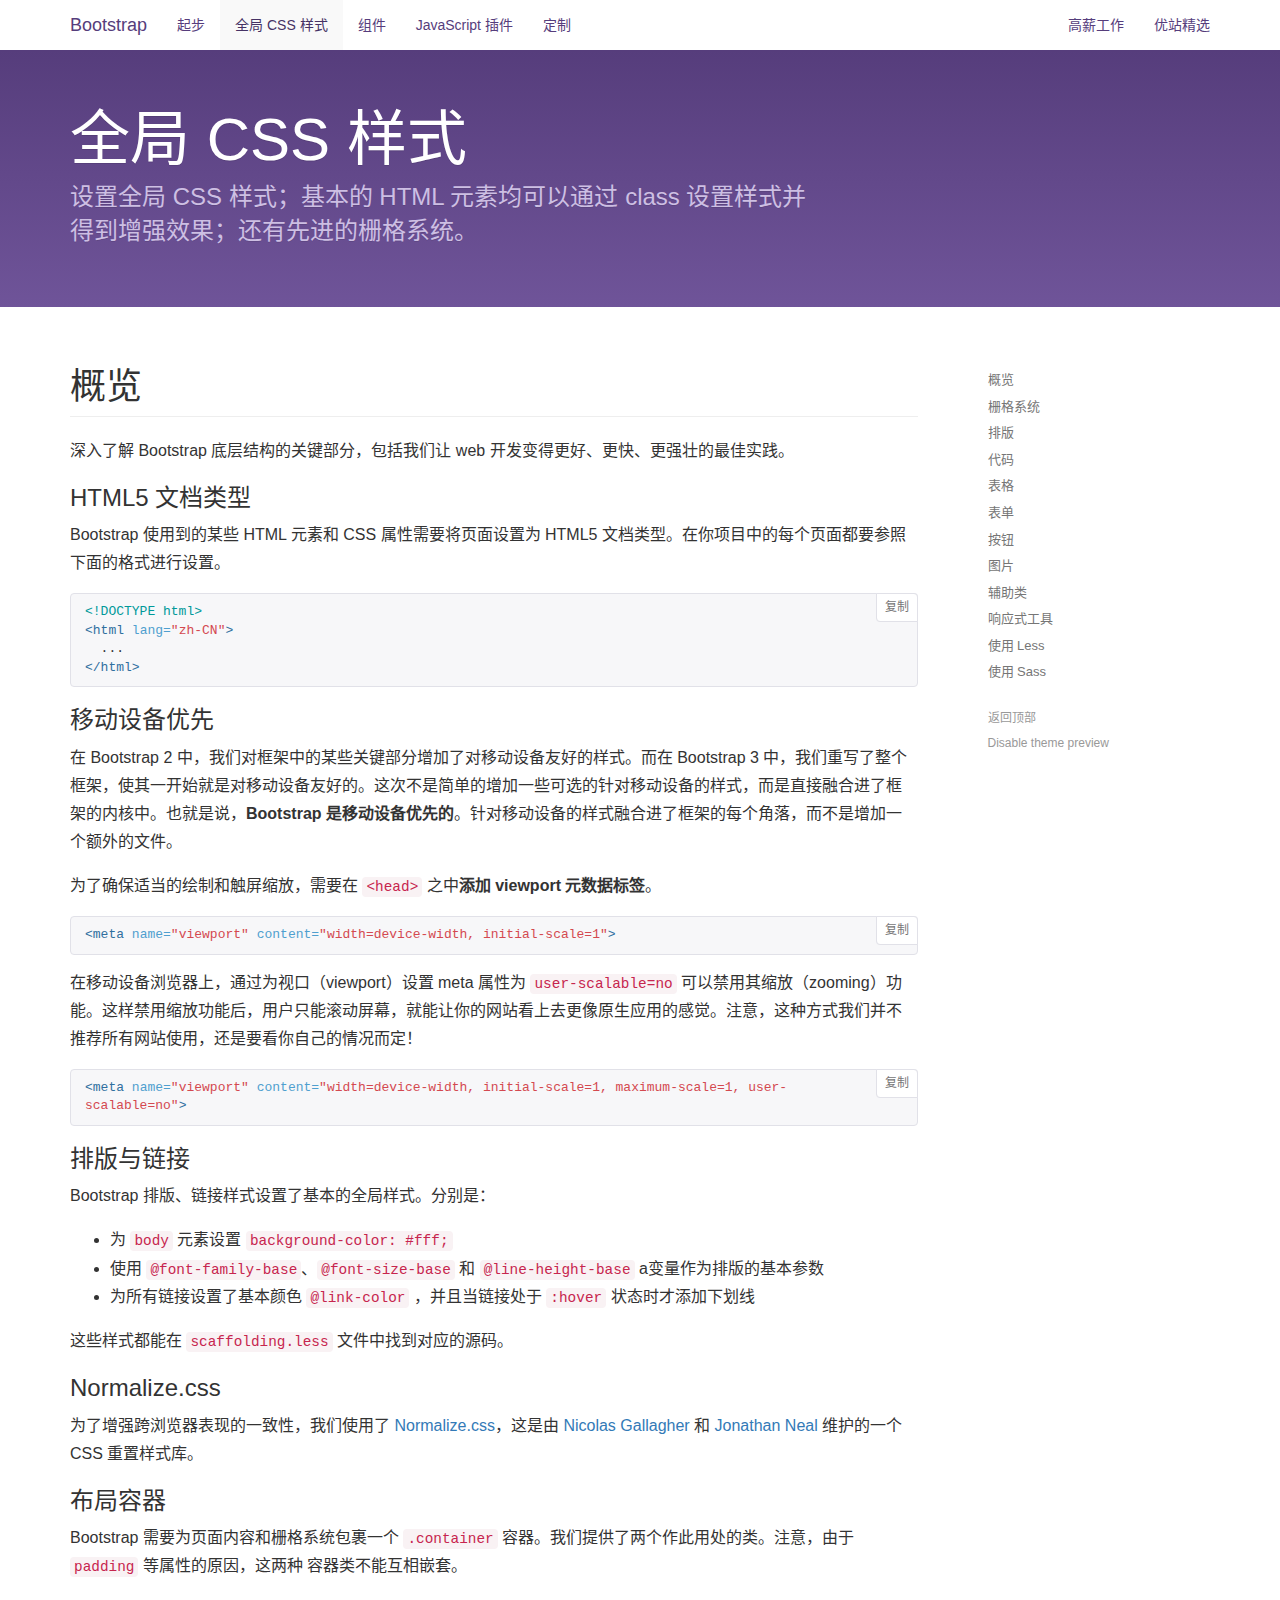
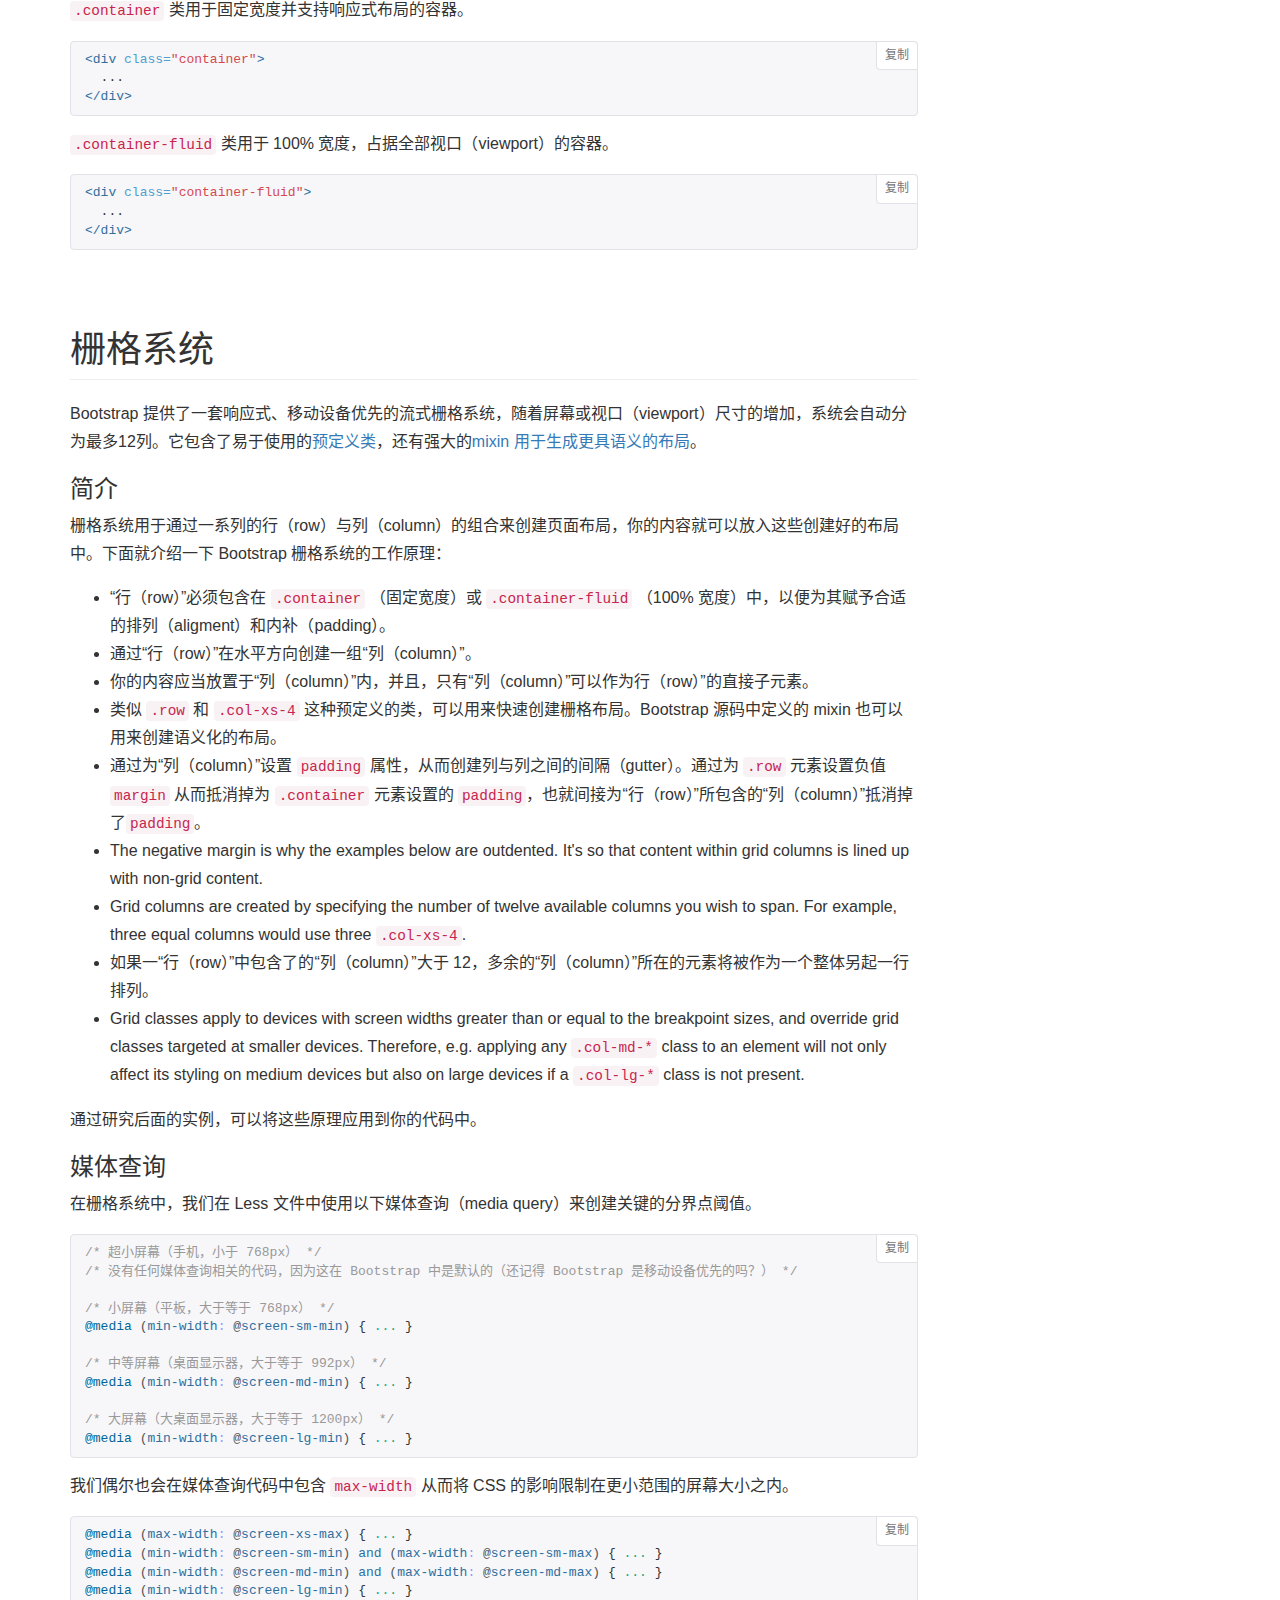
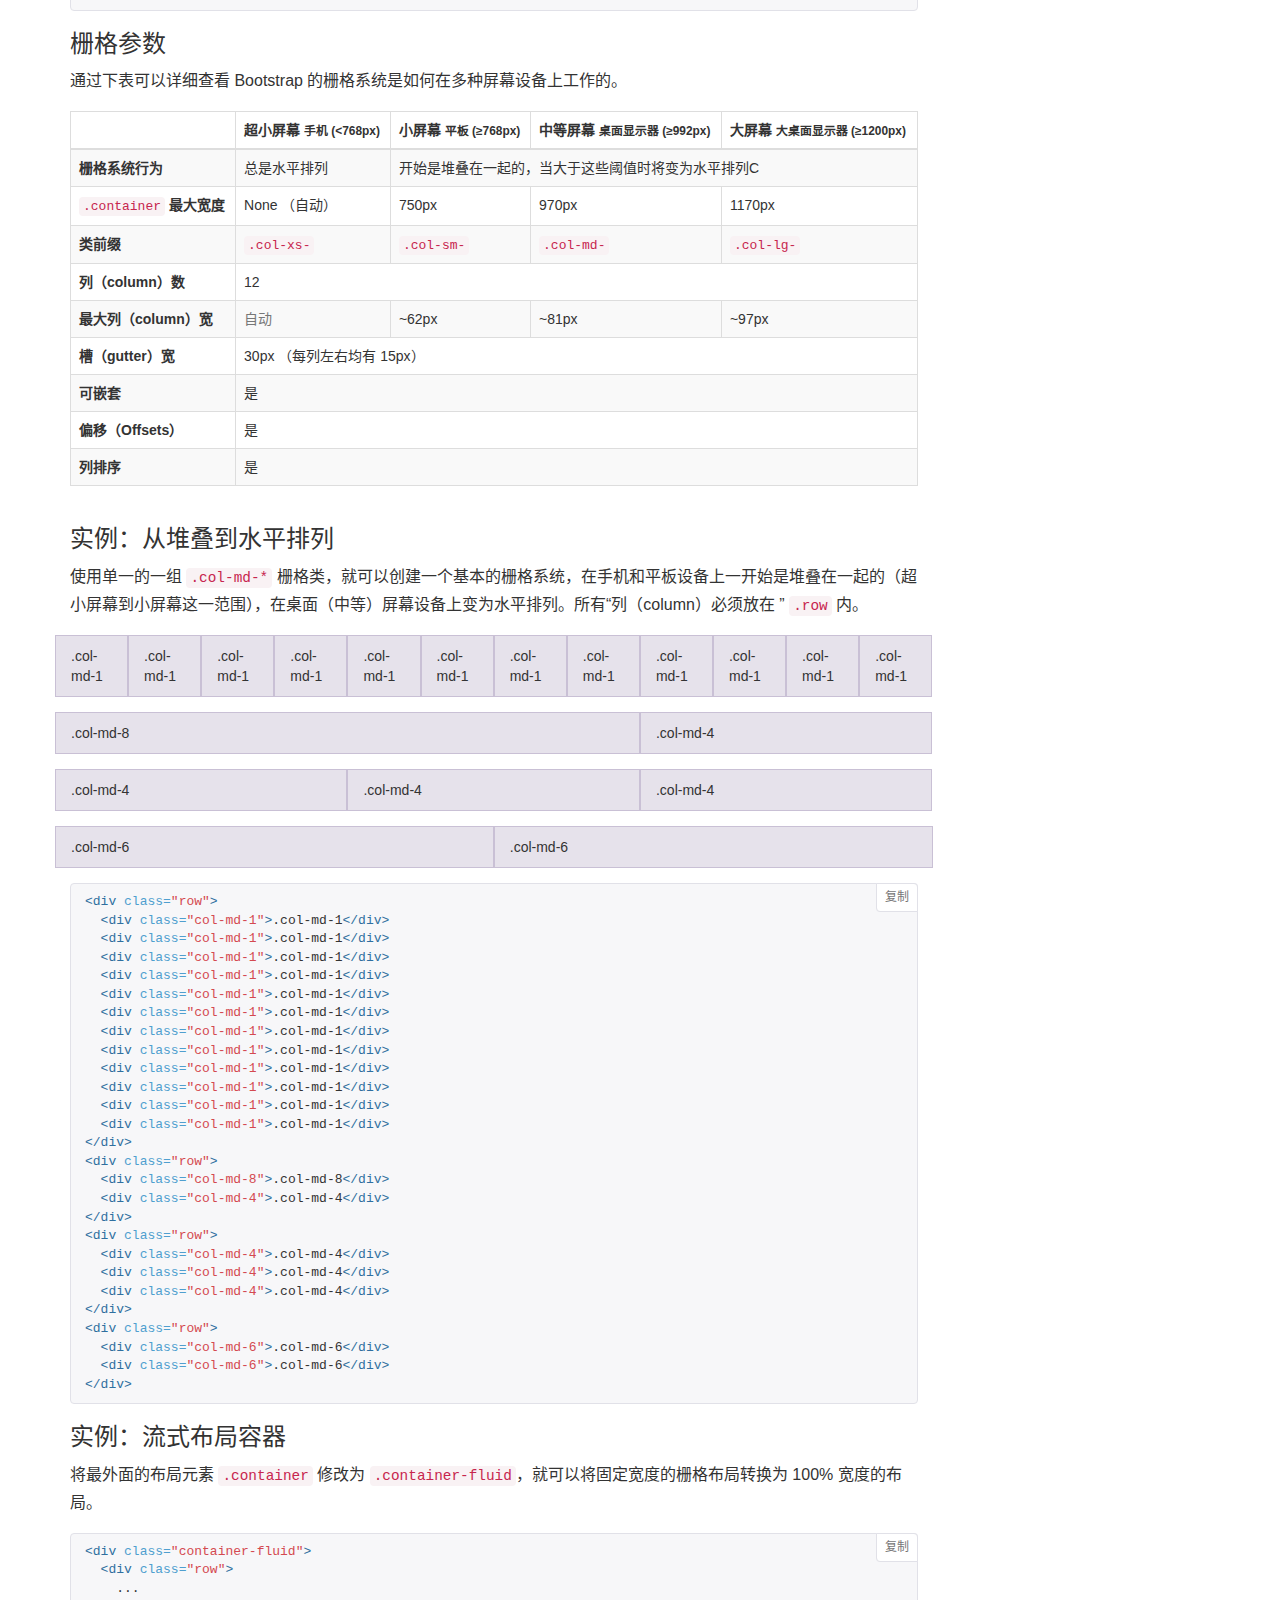
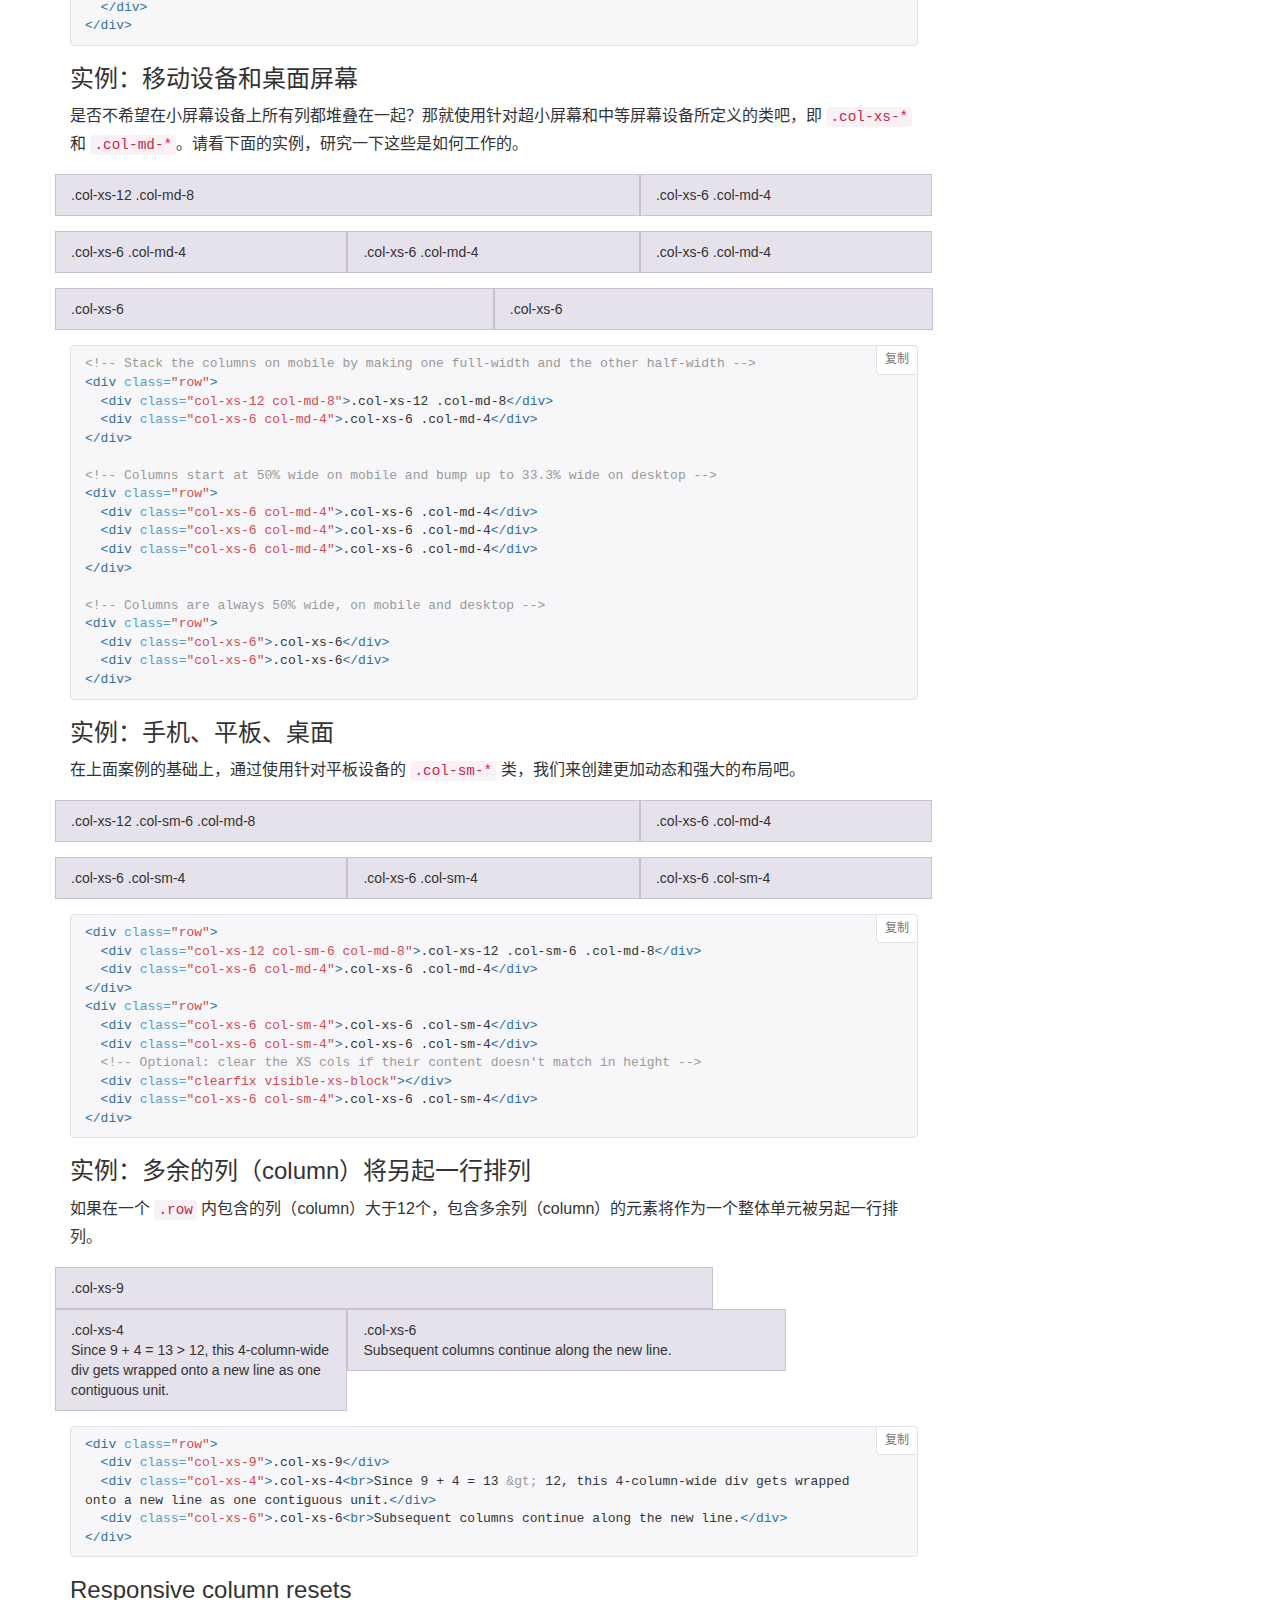
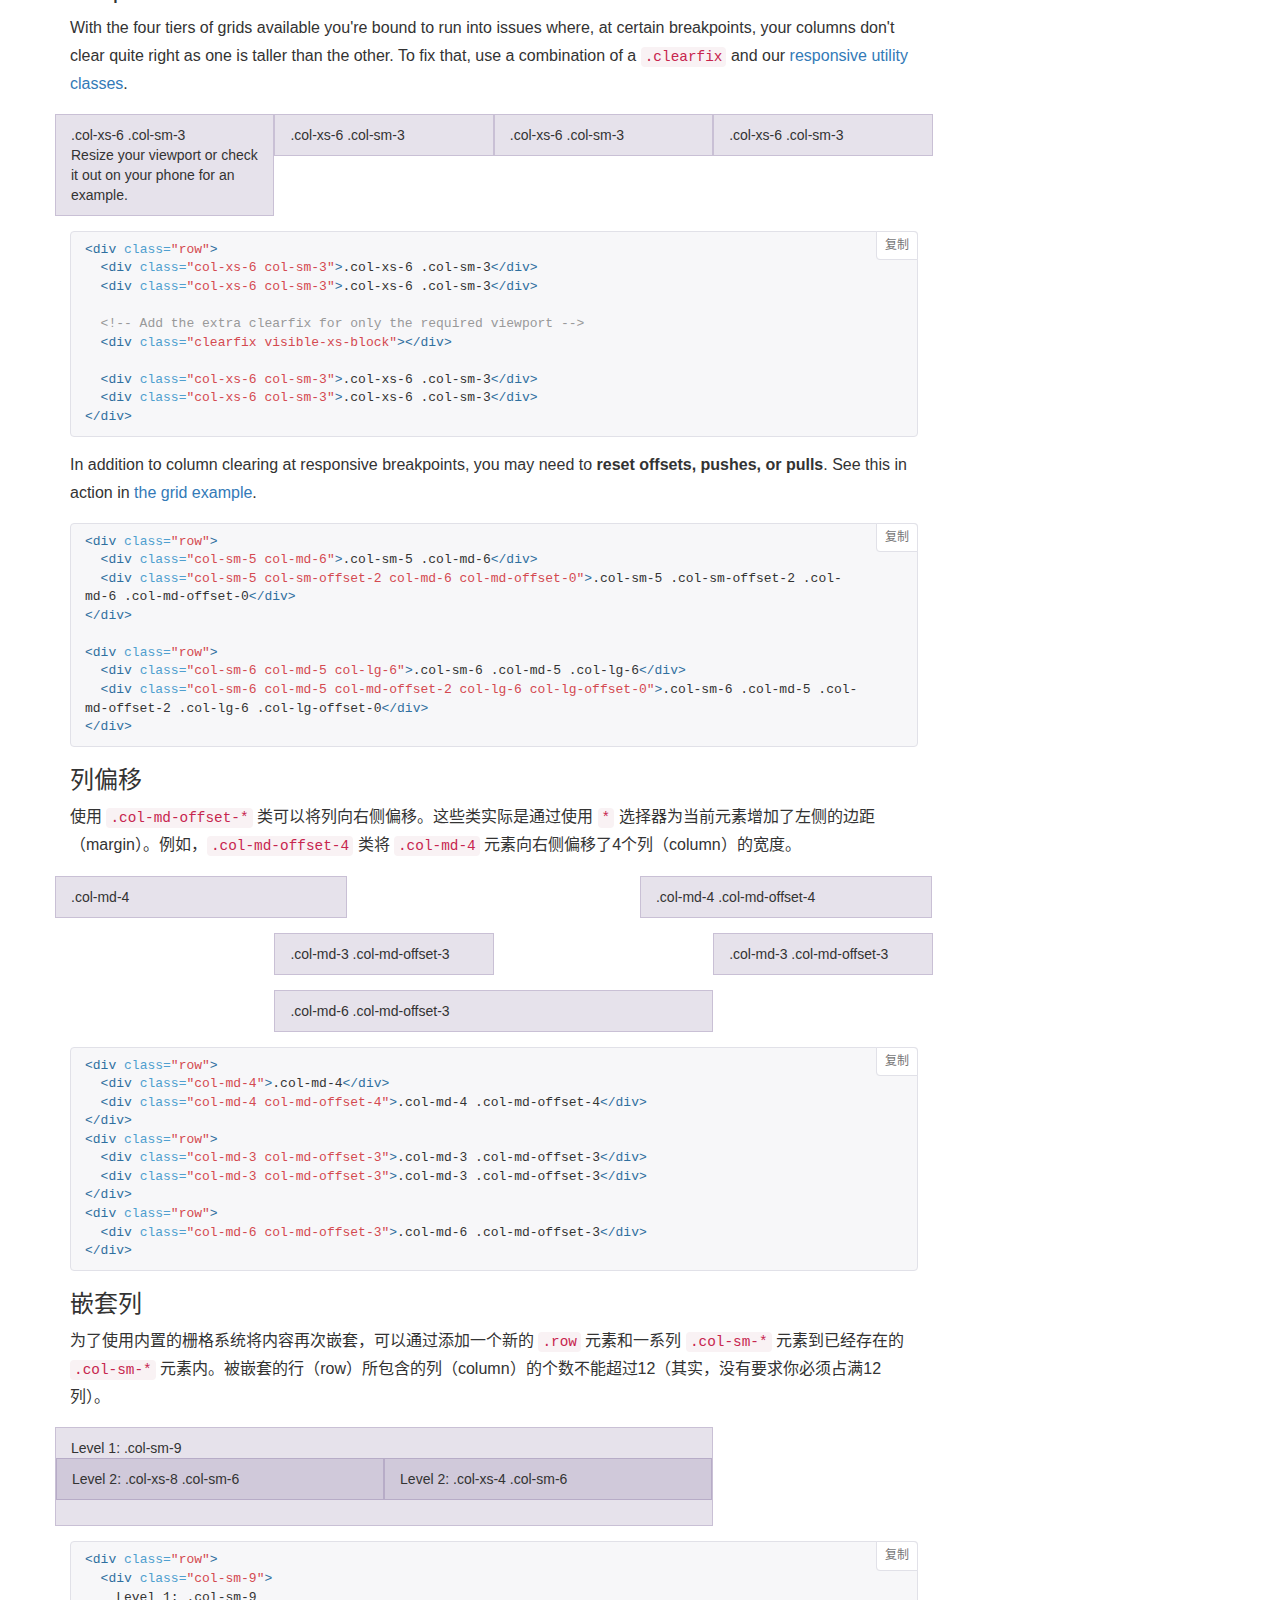
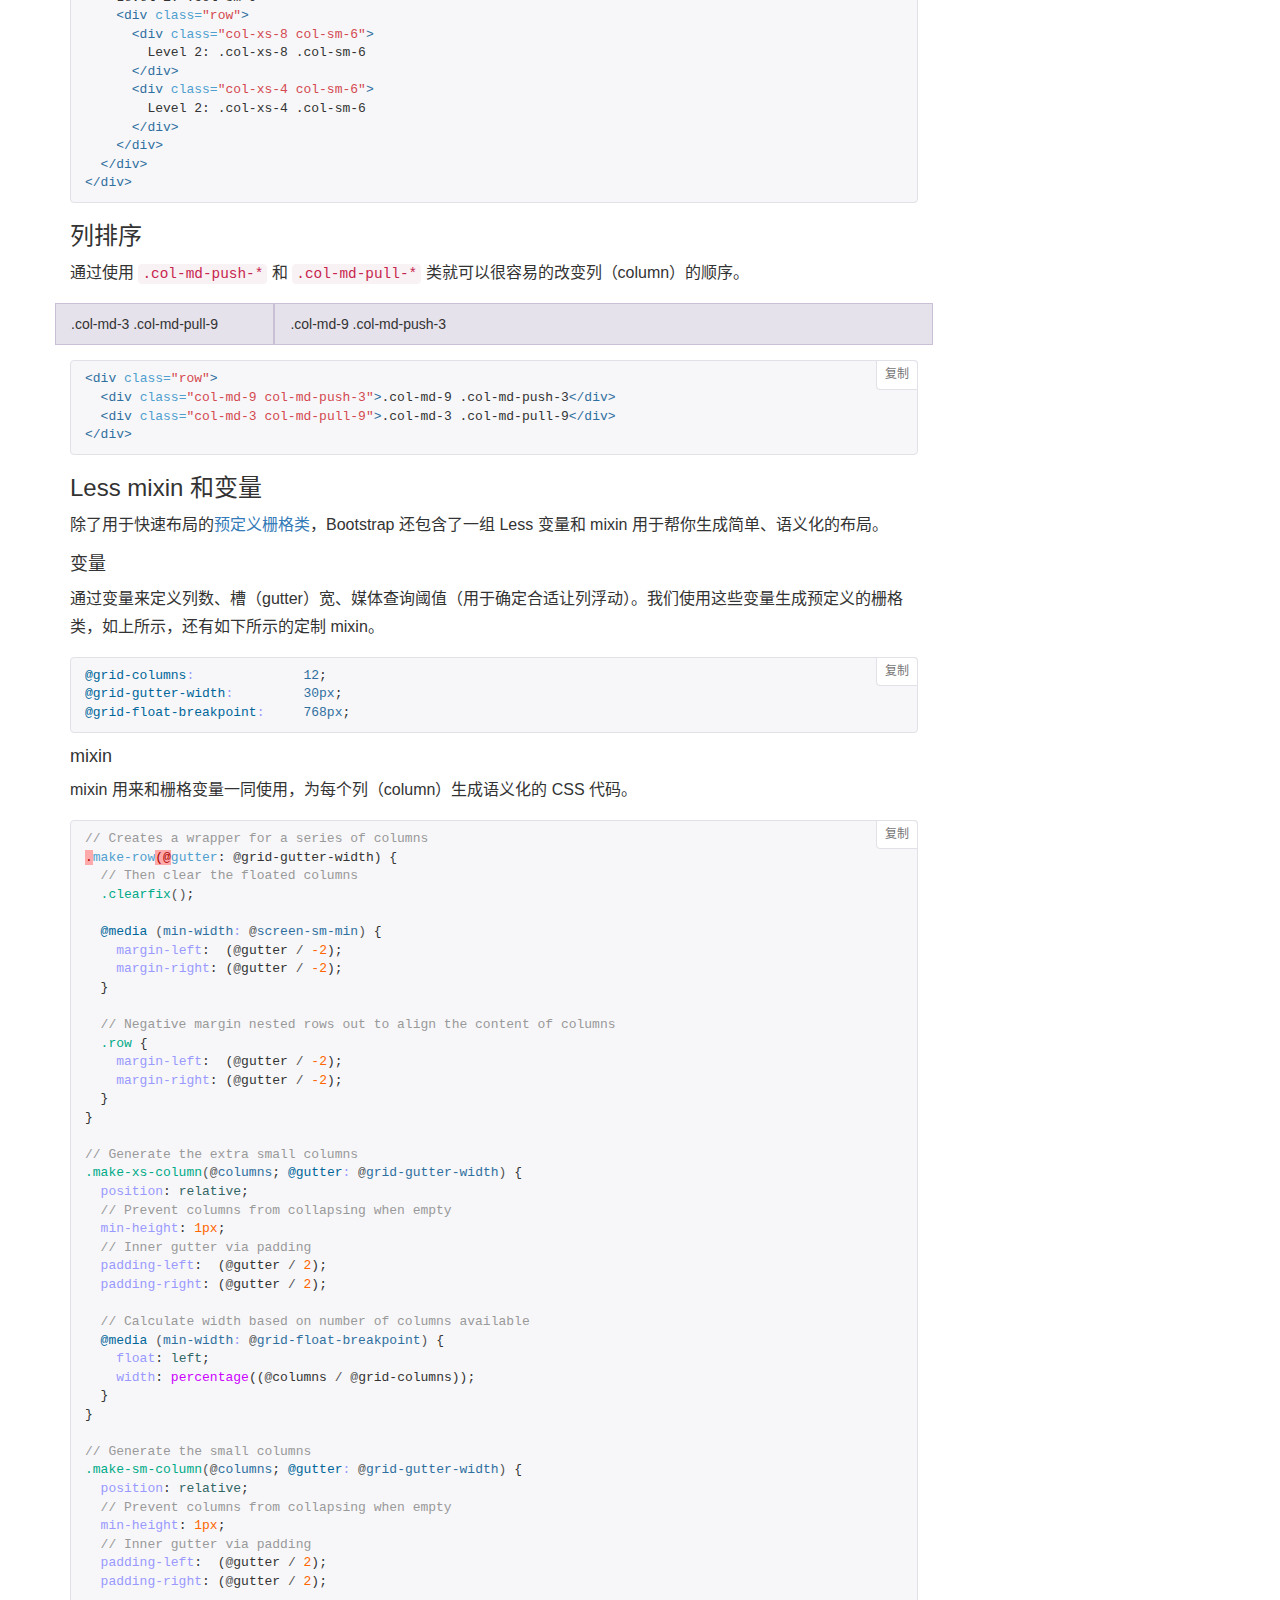
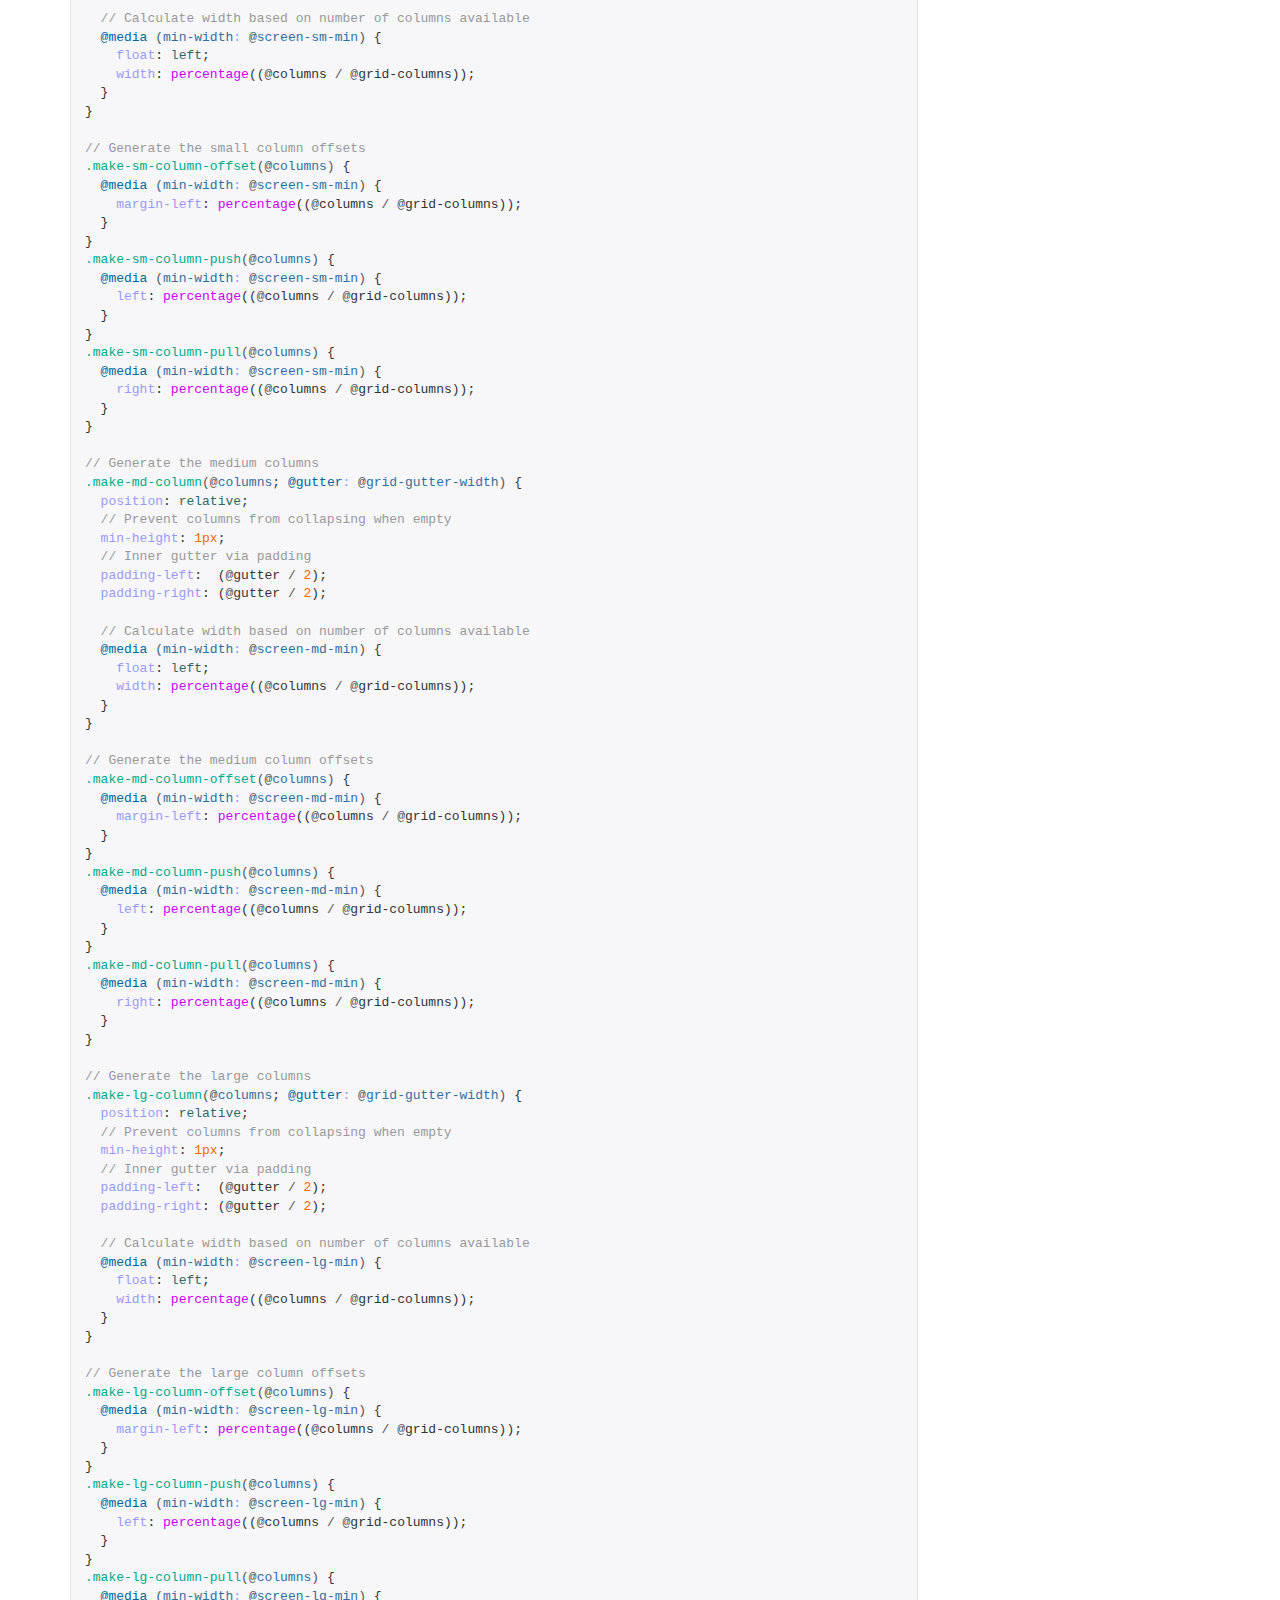
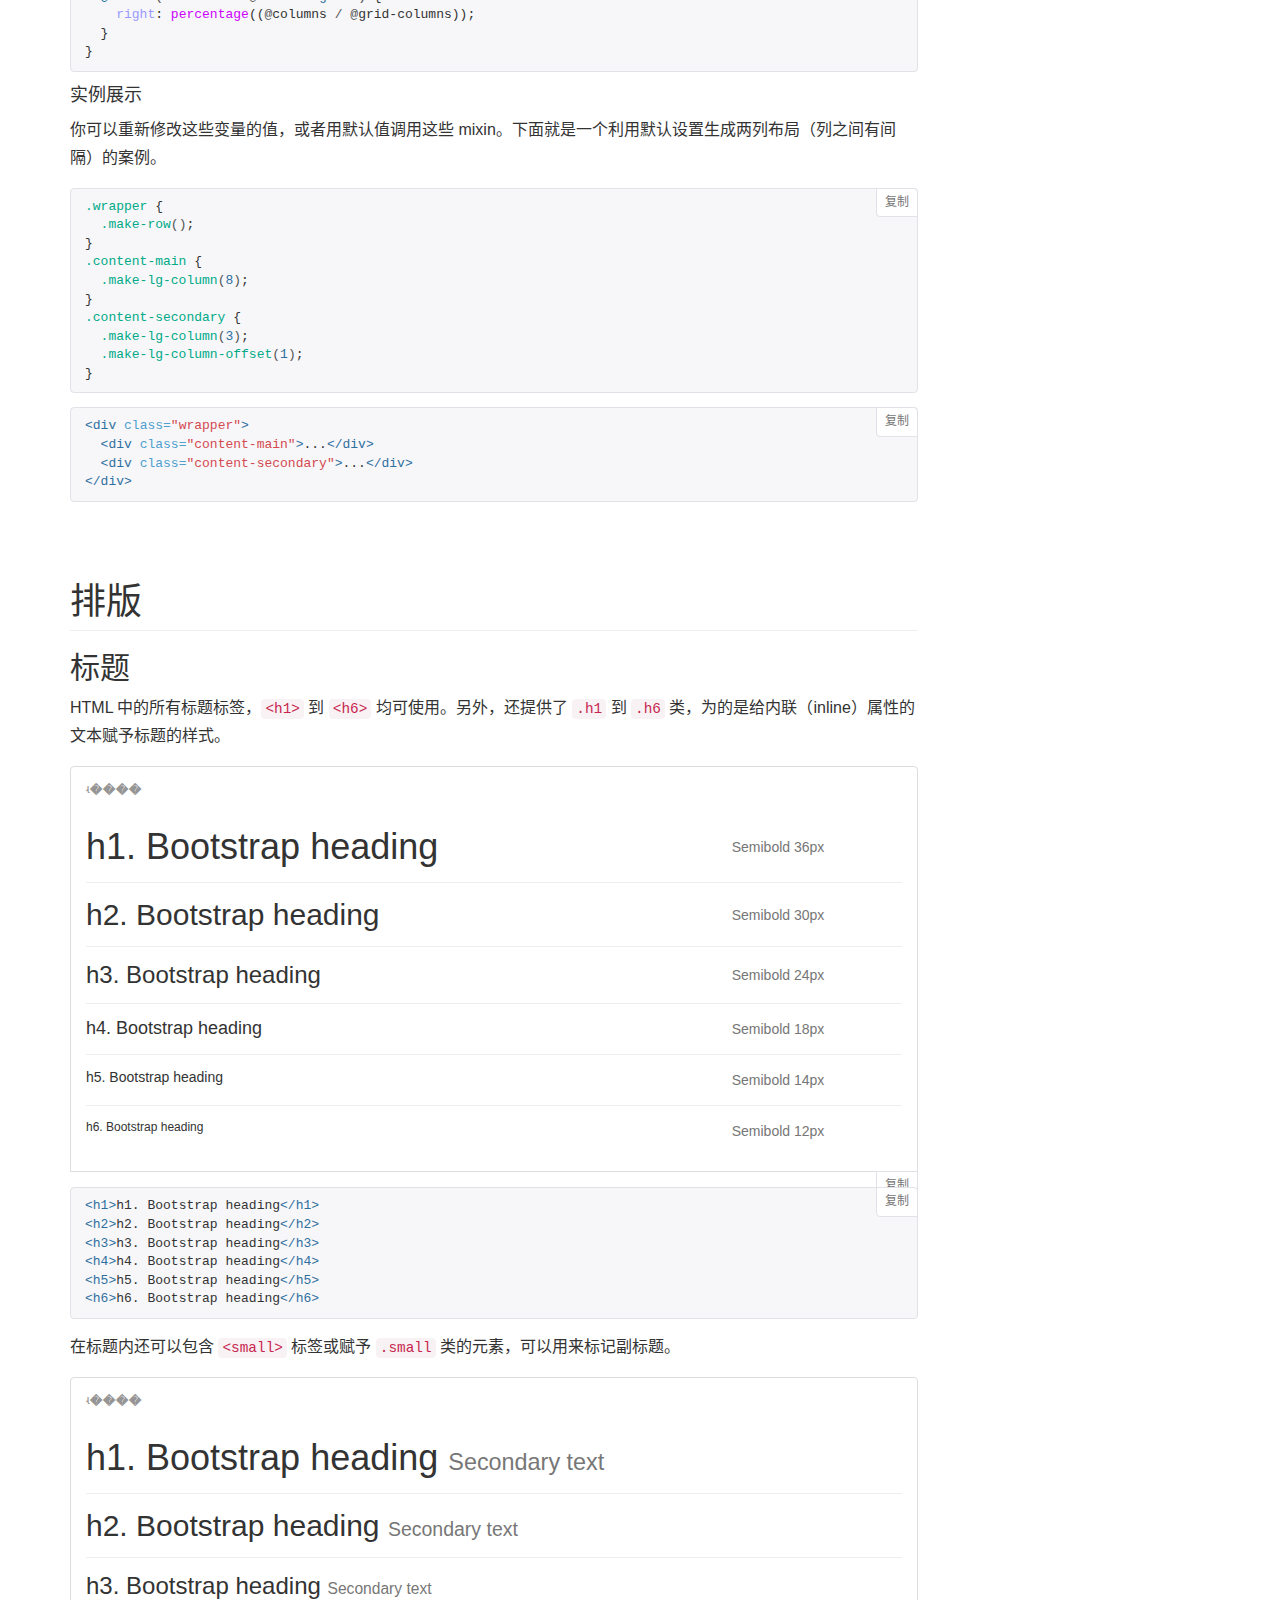
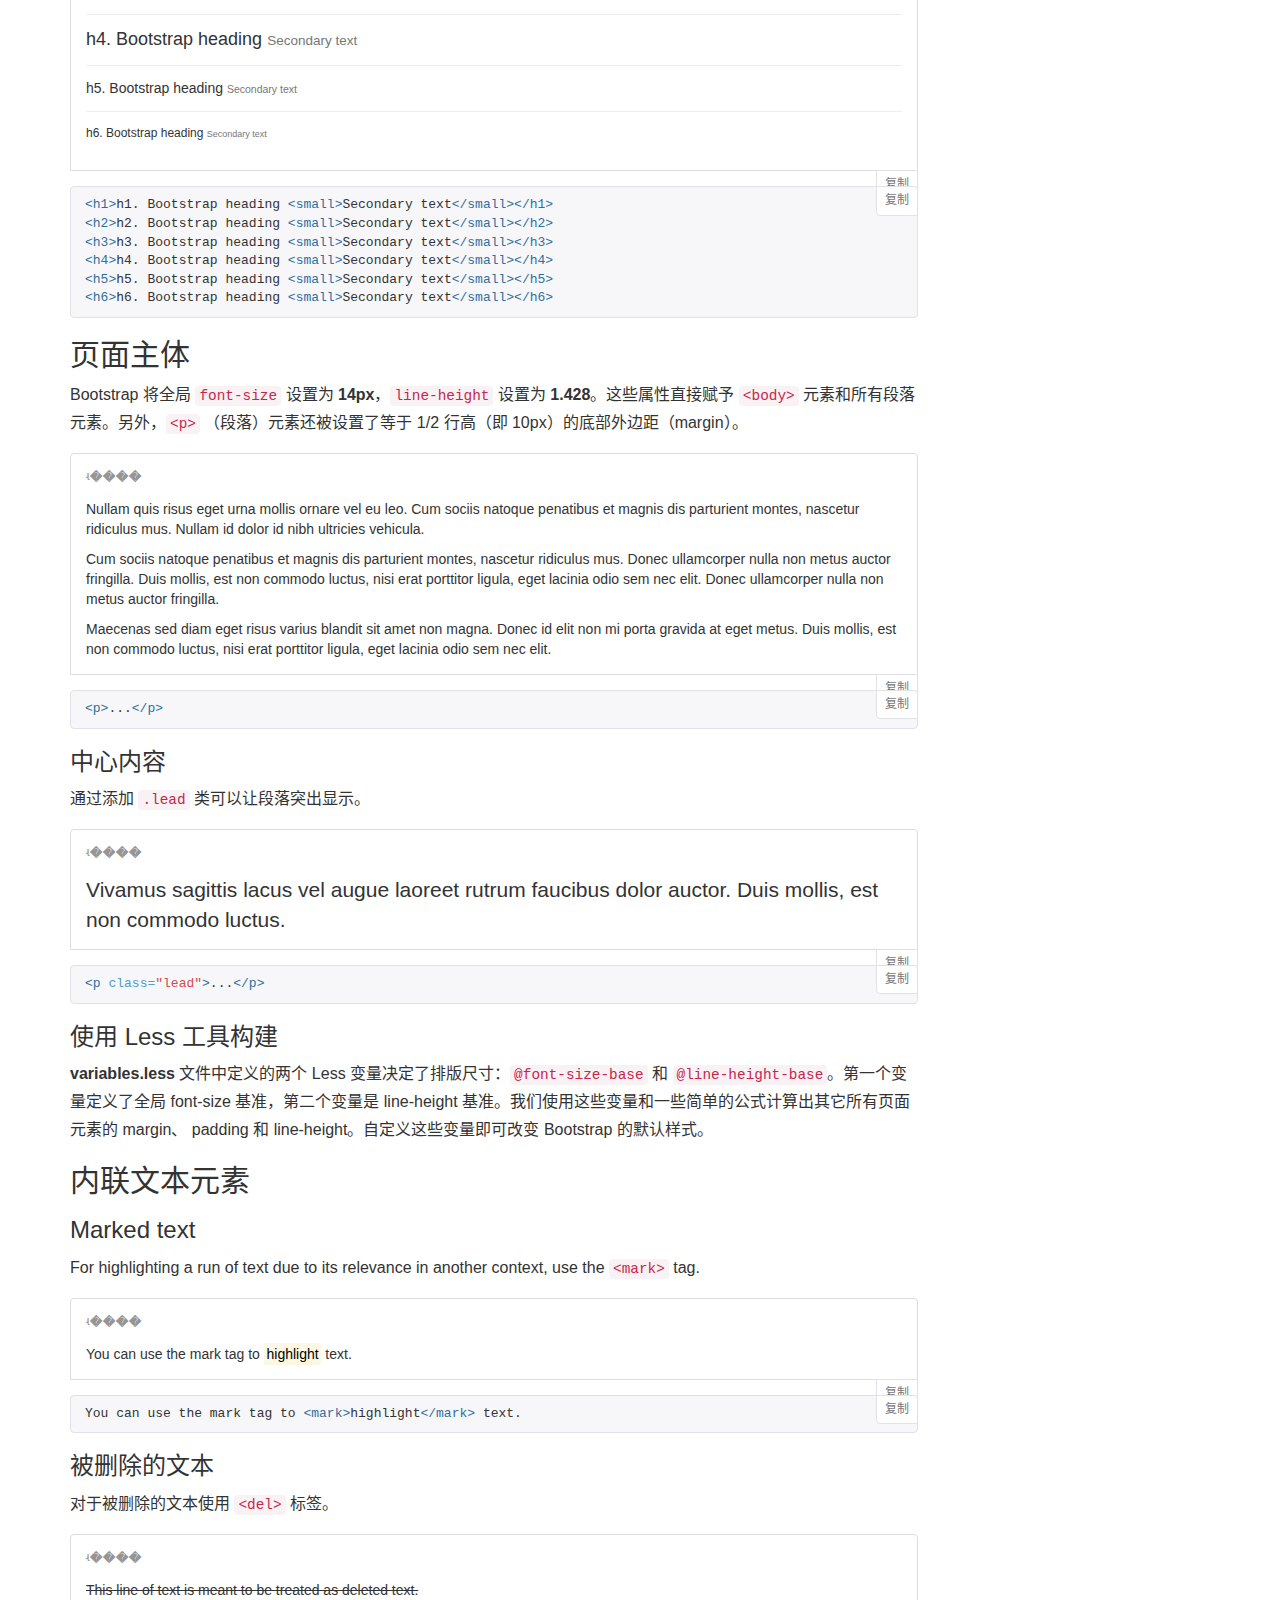
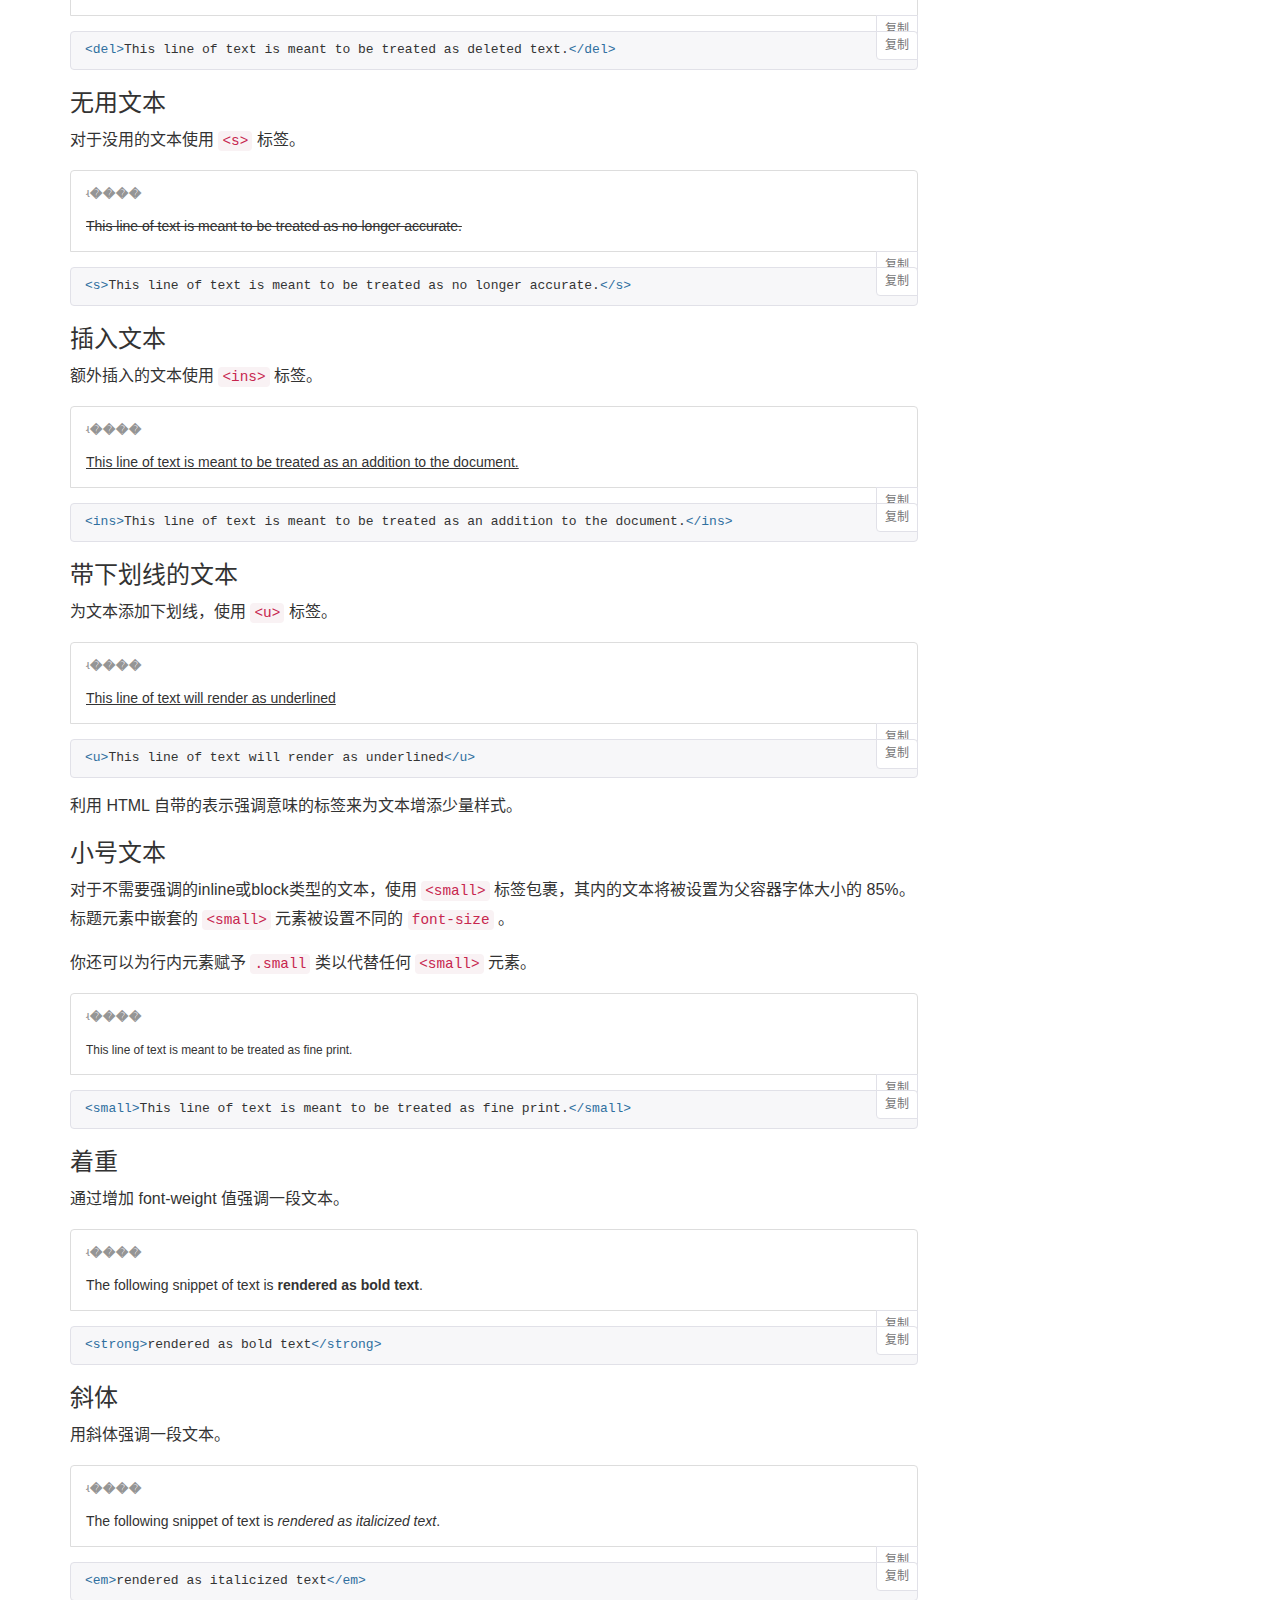
<file: js/bootstrap3.2.2/全局 CSS 样式 · Bootstrap 中文文档.htm>
<!DOCTYPE html>
<!-- saved from url=(0026)全局 CSS 样式 · Bootstrap 中文文档.htm -->
<html lang="zh-cn"><head><meta http-equiv="Content-Type" content="text/html; charset=UTF-8">
    <!-- Meta, title, CSS, favicons, etc. -->
    <meta charset="utf-8">
<meta http-equiv="X-UA-Compatible" content="IE=edge">
<meta name="viewport" content="width=device-width, initial-scale=1">
<meta name="description" content="Bootstrap - 简洁、直观、强悍、移动设备优先的前端开发框架，让web开发更迅速、简单。">
<meta name="keywords" content="HTML, CSS, JS, JavaScript, framework, bootstrap, front-end, frontend, web development">
<meta name="author" content="Mark Otto, Jacob Thornton, and Bootstrap contributors">
<meta name="author" content="王赛 &lt;wangsai@bootcss.com&gt;">

<title>
  
    全局 CSS 样式 · Bootstrap 中文文档
  
</title>

<!-- Bootstrap core CSS -->
<link href="./css/bootstrap.min.css" rel="stylesheet">

  <!-- Optional Bootstrap Theme -->
  <link href="./css/bootstrap-theme.min.css" data-href="./css/bootstrap-theme.min.css" rel="stylesheet" id="bs-theme-stylesheet">

<link href="./css/patch.css" rel="stylesheet">

<!-- Documentation extras -->
<link href="./css/docs.min.css" rel="stylesheet">
<!--[if lt IE 9]><script src="../assets/js/ie8-responsive-file-warning.js"></script><![endif]-->
<script src="./全局 CSS 样式 · Bootstrap 中文文档_files/ie-emulation-modes-warning.js"></script>

<!-- HTML5 shim and Respond.js for IE8 support of HTML5 elements and media queries -->
<!--[if lt IE 9]>
  <script src="http://cdn.bootcss.com/html5shiv/3.7.2/html5shiv.min.js"></script>
  <script src="http://cdn.bootcss.com/respond.js/1.4.2/respond.min.js"></script>
<![endif]-->

<!-- Favicons -->
<link rel="apple-touch-icon" href="http://v3.bootcss.com/apple-touch-icon.png">
<link rel="icon" href="http://v3.bootcss.com/favicon.ico">
<script>
  var _hmt = _hmt || [];
</script>
  </head>
  <body>
    <a id="skippy" class="sr-only sr-only-focusable" href="全局 CSS 样式 · Bootstrap 中文文档.htm#content"><div class="container"><span class="skiplink-text">Skip to main content</span></div></a>

    <!-- Docs master nav -->
    <header class="navbar navbar-static-top bs-docs-nav" id="top" role="banner">
  <div class="container">
    <div class="navbar-header">
      <button class="navbar-toggle collapsed" type="button" data-toggle="collapse" data-target=".bs-navbar-collapse">
        <span class="sr-only">Toggle navigation</span>
        <span class="icon-bar"></span>
        <span class="icon-bar"></span>
        <span class="icon-bar"></span>
      </button>
      <a href="http://v3.bootcss.com/" class="navbar-brand">Bootstrap</a>
    </div>
    <nav class="collapse navbar-collapse bs-navbar-collapse">
      <ul class="nav navbar-nav">
        <li>
          <a href="起步 · Bootstrap 中文文档.htm">起步</a>
        </li>
        <li class="active">
          <a href="全局 CSS 样式 · Bootstrap 中文文档.htm">全局 CSS 样式</a>
        </li>
        <li>
          <a href="组件 · Bootstrap 中文文档.htm">组件</a>
        </li>
        <li>
          <a href="JavaScript 插件 · Bootstrap 中文文档.htm">JavaScript 插件</a>
        </li>
        <li>
          <a href="定制并下载 Bootstrap · Bootstrap 中文文档.htm">定制</a>
        </li>
      </ul>
      <ul class="nav navbar-nav navbar-right">
        <li><a href="http://job.bootcss.com/" onclick="_hmt.push([&#39;_trackEvent&#39;, &#39;docv3-navbar&#39;, &#39;click&#39;, &#39;doc-home-navbar-job&#39;])" target="_blank">高薪工作</a></li>
        <li><a href="http://expo.bootcss.com/" onclick="_hmt.push([&#39;_trackEvent&#39;, &#39;docv3-navbar&#39;, &#39;click&#39;, &#39;doc-home-navbar-expo&#39;])" target="_blank">优站精选</a></li>
      </ul>
    </nav>
  </div>
</header>


    <!-- Docs page layout -->
    <div class="bs-docs-header" id="content">
      <div class="container">
        <h1>全局 CSS 样式</h1>
        <p>设置全局 CSS 样式；基本的 HTML 元素均可以通过 class 设置样式并得到增强效果；还有先进的栅格系统。</p>
      </div>
    </div>

    <div class="container bs-docs-container">

      <div class="row">
        <div class="col-md-9" role="main">
          <div class="bs-docs-section">
  <h1 id="overview" class="page-header">概览</h1>

  <p class="lead">深入了解 Bootstrap 底层结构的关键部分，包括我们让 web 开发变得更好、更快、更强壮的最佳实践。</p>

  <h3 id="overview-doctype">HTML5 文档类型</h3>
  <p>Bootstrap 使用到的某些 HTML 元素和 CSS 属性需要将页面设置为 HTML5 文档类型。在你项目中的每个页面都要参照下面的格式进行设置。</p>
<div class="zero-clipboard"><span class="btn-clipboard">复制</span></div><div class="highlight"><pre><code class="language-html" data-lang="html"><span class="cp">&lt;!DOCTYPE html&gt;</span>
<span class="nt">&lt;html</span> <span class="na">lang=</span><span class="s">"zh-CN"</span><span class="nt">&gt;</span>
  ...
<span class="nt">&lt;/html&gt;</span></code></pre></div>

  <h3 id="overview-mobile">移动设备优先</h3>
  <p>在 Bootstrap 2 中，我们对框架中的某些关键部分增加了对移动设备友好的样式。而在 Bootstrap 3 中，我们重写了整个框架，使其一开始就是对移动设备友好的。这次不是简单的增加一些可选的针对移动设备的样式，而是直接融合进了框架的内核中。也就是说，<strong>Bootstrap 是移动设备优先的</strong>。针对移动设备的样式融合进了框架的每个角落，而不是增加一个额外的文件。</p>
  <p>为了确保适当的绘制和触屏缩放，需要在 <code>&lt;head&gt;</code> 之中<strong>添加 viewport 元数据标签</strong>。</p>
<div class="zero-clipboard"><span class="btn-clipboard">复制</span></div><div class="highlight"><pre><code class="language-html" data-lang="html"><span class="nt">&lt;meta</span> <span class="na">name=</span><span class="s">"viewport"</span> <span class="na">content=</span><span class="s">"width=device-width, initial-scale=1"</span><span class="nt">&gt;</span></code></pre></div>
  <p>在移动设备浏览器上，通过为视口（viewport）设置 meta 属性为 <code>user-scalable=no</code> 可以禁用其缩放（zooming）功能。这样禁用缩放功能后，用户只能滚动屏幕，就能让你的网站看上去更像原生应用的感觉。注意，这种方式我们并不推荐所有网站使用，还是要看你自己的情况而定！</p>
<div class="zero-clipboard"><span class="btn-clipboard">复制</span></div><div class="highlight"><pre><code class="language-html" data-lang="html"><span class="nt">&lt;meta</span> <span class="na">name=</span><span class="s">"viewport"</span> <span class="na">content=</span><span class="s">"width=device-width, initial-scale=1, maximum-scale=1, user-scalable=no"</span><span class="nt">&gt;</span></code></pre></div>

  <h3 id="overview-type-links">排版与链接</h3>
  <p>Bootstrap 排版、链接样式设置了基本的全局样式。分别是：</p>
  <ul>
    <li>为 <code>body</code> 元素设置 <code>background-color: #fff;</code></li>
    <li>使用 <code>@font-family-base</code>、<code>@font-size-base</code> 和 <code>@line-height-base</code> a变量作为排版的基本参数</li>
    <li>为所有链接设置了基本颜色 <code>@link-color</code> ，并且当链接处于 <code>:hover</code> 状态时才添加下划线</li>
  </ul>
  <p>这些样式都能在 <code>scaffolding.less</code> 文件中找到对应的源码。</p>

  <h3 id="overview-normalize">Normalize.css</h3>
  <p>为了增强跨浏览器表现的一致性，我们使用了 <a href="http://necolas.github.io/normalize.css/" target="_blank">Normalize.css</a>，这是由 <a href="https://twitter.com/necolas" target="_blank">Nicolas Gallagher</a> 和 <a href="https://twitter.com/jon_neal" target="_blank">Jonathan Neal</a> 维护的一个CSS 重置样式库。</p>

  <h3 id="overview-container">布局容器</h3>
  <p>Bootstrap 需要为页面内容和栅格系统包裹一个 <code>.container</code> 容器。我们提供了两个作此用处的类。注意，由于 <code>padding</code> 等属性的原因，这两种 容器类不能互相嵌套。</p>
  <p><code>.container</code> 类用于固定宽度并支持响应式布局的容器。</p>
<div class="zero-clipboard"><span class="btn-clipboard">复制</span></div><div class="highlight"><pre><code class="language-html" data-lang="html"><span class="nt">&lt;div</span> <span class="na">class=</span><span class="s">"container"</span><span class="nt">&gt;</span>
  ...
<span class="nt">&lt;/div&gt;</span></code></pre></div>
  <p><code>.container-fluid</code> 类用于 100% 宽度，占据全部视口（viewport）的容器。</p>
<div class="zero-clipboard"><span class="btn-clipboard">复制</span></div><div class="highlight"><pre><code class="language-html" data-lang="html"><span class="nt">&lt;div</span> <span class="na">class=</span><span class="s">"container-fluid"</span><span class="nt">&gt;</span>
  ...
<span class="nt">&lt;/div&gt;</span></code></pre></div>
</div>

<div class="bs-docs-section">
  <h1 id="grid" class="page-header">栅格系统</h1>

  <p class="lead">Bootstrap 提供了一套响应式、移动设备优先的流式栅格系统，随着屏幕或视口（viewport）尺寸的增加，系统会自动分为最多12列。它包含了易于使用的<a href="全局 CSS 样式 · Bootstrap 中文文档.htm#grid-example-basic">预定义类</a>，还有强大的<a href="全局 CSS 样式 · Bootstrap 中文文档.htm#grid-less">mixin 用于生成更具语义的布局</a>。</p>

  <h3 id="grid-intro">简介</h3>
  <p>栅格系统用于通过一系列的行（row）与列（column）的组合来创建页面布局，你的内容就可以放入这些创建好的布局中。下面就介绍一下 Bootstrap 栅格系统的工作原理：</p>
  <ul>
    <li>“行（row）”必须包含在 <code>.container</code> （固定宽度）或 <code>.container-fluid</code> （100% 宽度）中，以便为其赋予合适的排列（aligment）和内补（padding）。</li>
    <li>通过“行（row）”在水平方向创建一组“列（column）”。</li>
    <li>你的内容应当放置于“列（column）”内，并且，只有“列（column）”可以作为行（row）”的直接子元素。</li>
    <li>类似 <code>.row</code> 和 <code>.col-xs-4</code> 这种预定义的类，可以用来快速创建栅格布局。Bootstrap 源码中定义的 mixin 也可以用来创建语义化的布局。</li>
    <li>通过为“列（column）”设置 <code>padding</code> 属性，从而创建列与列之间的间隔（gutter）。通过为 <code>.row</code> 元素设置负值 <code>margin</code> 从而抵消掉为 <code>.container</code> 元素设置的 <code>padding</code>，也就间接为“行（row）”所包含的“列（column）”抵消掉了<code>padding</code>。</li>
    <li>The negative margin is why the examples below are outdented. It's so that content within grid columns is lined up with non-grid content.</li>
    <li>Grid columns are created by specifying the number of twelve available columns you wish to span. For example, three equal columns would use three <code>.col-xs-4</code>.</li>
    <li>如果一“行（row）”中包含了的“列（column）”大于 12，多余的“列（column）”所在的元素将被作为一个整体另起一行排列。</li>
    <li>Grid classes apply to devices with screen widths greater than or equal to the breakpoint sizes, and override grid classes targeted at smaller devices. Therefore, e.g. applying any <code>.col-md-*</code> class to an element will not only affect its styling on medium devices but also on large devices if a <code>.col-lg-*</code> class is not present.</li>
  </ul>
  <p>通过研究后面的实例，可以将这些原理应用到你的代码中。</p>

  <h3 id="grid-media-queries">媒体查询</h3>
  <p>在栅格系统中，我们在 Less 文件中使用以下媒体查询（media query）来创建关键的分界点阈值。</p>
<div class="zero-clipboard"><span class="btn-clipboard">复制</span></div><div class="highlight"><pre><code class="language-scss" data-lang="scss"><span class="cm">/* 超小屏幕（手机，小于 768px） */</span>
<span class="cm">/* 没有任何媒体查询相关的代码，因为这在 Bootstrap 中是默认的（还记得 Bootstrap 是移动设备优先的吗？） */</span>

<span class="cm">/* 小屏幕（平板，大于等于 768px） */</span>
<span class="k">@media</span> <span class="o">(</span><span class="nt">min-width</span><span class="nd">:</span> <span class="o">@</span><span class="nt">screen-sm-min</span><span class="o">)</span> <span class="p">{</span> <span class="nc">...</span> <span class="p">}</span>

<span class="cm">/* 中等屏幕（桌面显示器，大于等于 992px） */</span>
<span class="k">@media</span> <span class="o">(</span><span class="nt">min-width</span><span class="nd">:</span> <span class="o">@</span><span class="nt">screen-md-min</span><span class="o">)</span> <span class="p">{</span> <span class="nc">...</span> <span class="p">}</span>

<span class="cm">/* 大屏幕（大桌面显示器，大于等于 1200px） */</span>
<span class="k">@media</span> <span class="o">(</span><span class="nt">min-width</span><span class="nd">:</span> <span class="o">@</span><span class="nt">screen-lg-min</span><span class="o">)</span> <span class="p">{</span> <span class="nc">...</span> <span class="p">}</span></code></pre></div>
  <p>我们偶尔也会在媒体查询代码中包含 <code>max-width</code> 从而将 CSS 的影响限制在更小范围的屏幕大小之内。</p>
<div class="zero-clipboard"><span class="btn-clipboard">复制</span></div><div class="highlight"><pre><code class="language-scss" data-lang="scss"><span class="k">@media</span> <span class="o">(</span><span class="nt">max-width</span><span class="nd">:</span> <span class="o">@</span><span class="nt">screen-xs-max</span><span class="o">)</span> <span class="p">{</span> <span class="nc">...</span> <span class="p">}</span>
<span class="k">@media</span> <span class="o">(</span><span class="nt">min-width</span><span class="nd">:</span> <span class="o">@</span><span class="nt">screen-sm-min</span><span class="o">)</span> <span class="nt">and</span> <span class="o">(</span><span class="nt">max-width</span><span class="nd">:</span> <span class="o">@</span><span class="nt">screen-sm-max</span><span class="o">)</span> <span class="p">{</span> <span class="nc">...</span> <span class="p">}</span>
<span class="k">@media</span> <span class="o">(</span><span class="nt">min-width</span><span class="nd">:</span> <span class="o">@</span><span class="nt">screen-md-min</span><span class="o">)</span> <span class="nt">and</span> <span class="o">(</span><span class="nt">max-width</span><span class="nd">:</span> <span class="o">@</span><span class="nt">screen-md-max</span><span class="o">)</span> <span class="p">{</span> <span class="nc">...</span> <span class="p">}</span>
<span class="k">@media</span> <span class="o">(</span><span class="nt">min-width</span><span class="nd">:</span> <span class="o">@</span><span class="nt">screen-lg-min</span><span class="o">)</span> <span class="p">{</span> <span class="nc">...</span> <span class="p">}</span></code></pre></div>

  <h3 id="grid-options">栅格参数</h3>
  <p>通过下表可以详细查看 Bootstrap 的栅格系统是如何在多种屏幕设备上工作的。</p>
  <div class="table-responsive">
    <table class="table table-bordered table-striped">
      <thead>
        <tr>
          <th></th>
          <th>
            超小屏幕
            <small>手机 (&lt;768px)</small>
          </th>
          <th>
            小屏幕
            <small>平板 (≥768px)</small>
          </th>
          <th>
            中等屏幕
            <small>桌面显示器 (≥992px)</small>
          </th>
          <th>
            大屏幕
            <small>大桌面显示器 (≥1200px)</small>
          </th>
        </tr>
      </thead>
      <tbody>
        <tr>
          <th class="text-nowrap" scope="row">栅格系统行为</th>
          <td>总是水平排列</td>
          <td colspan="3">开始是堆叠在一起的，当大于这些阈值时将变为水平排列C</td>
        </tr>
        <tr>
          <th class="text-nowrap" scope="row"><code>.container</code> 最大宽度</th>
          <td>None （自动）</td>
          <td>750px</td>
          <td>970px</td>
          <td>1170px</td>
        </tr>
        <tr>
          <th class="text-nowrap" scope="row">类前缀</th>
          <td><code>.col-xs-</code></td>
          <td><code>.col-sm-</code></td>
          <td><code>.col-md-</code></td>
          <td><code>.col-lg-</code></td>
        </tr>
        <tr>
          <th class="text-nowrap" scope="row">列（column）数</th>
          <td colspan="4">12</td>
        </tr>
        <tr>
          <th class="text-nowrap" scope="row">最大列（column）宽</th>
          <td class="text-muted">自动</td>
          <td>~62px</td>
          <td>~81px</td>
          <td>~97px</td>
        </tr>
        <tr>
          <th class="text-nowrap" scope="row">槽（gutter）宽</th>
          <td colspan="4">30px （每列左右均有 15px）</td>
        </tr>
        <tr>
          <th class="text-nowrap" scope="row">可嵌套</th>
          <td colspan="4">是</td>
        </tr>
        <tr>
          <th class="text-nowrap" scope="row">偏移（Offsets）</th>
          <td colspan="4">是</td>
        </tr>
        <tr>
          <th class="text-nowrap" scope="row">列排序</th>
          <td colspan="4">是</td>
        </tr>
      </tbody>
    </table>
  </div>

  <h3 id="grid-example-basic">实例：从堆叠到水平排列</h3>
  <p>使用单一的一组 <code>.col-md-*</code> 栅格类，就可以创建一个基本的栅格系统，在手机和平板设备上一开始是堆叠在一起的（超小屏幕到小屏幕这一范围），在桌面（中等）屏幕设备上变为水平排列。所有“列（column）必须放在 ” <code>.row</code> 内。</p>
  <div class="bs-docs-grid">
    <div class="row show-grid">
      <div class="col-md-1">.col-md-1</div>
      <div class="col-md-1">.col-md-1</div>
      <div class="col-md-1">.col-md-1</div>
      <div class="col-md-1">.col-md-1</div>
      <div class="col-md-1">.col-md-1</div>
      <div class="col-md-1">.col-md-1</div>
      <div class="col-md-1">.col-md-1</div>
      <div class="col-md-1">.col-md-1</div>
      <div class="col-md-1">.col-md-1</div>
      <div class="col-md-1">.col-md-1</div>
      <div class="col-md-1">.col-md-1</div>
      <div class="col-md-1">.col-md-1</div>
    </div>
    <div class="row show-grid">
      <div class="col-md-8">.col-md-8</div>
      <div class="col-md-4">.col-md-4</div>
    </div>
    <div class="row show-grid">
      <div class="col-md-4">.col-md-4</div>
      <div class="col-md-4">.col-md-4</div>
      <div class="col-md-4">.col-md-4</div>
    </div>
    <div class="row show-grid">
      <div class="col-md-6">.col-md-6</div>
      <div class="col-md-6">.col-md-6</div>
    </div>
  </div>
<div class="zero-clipboard"><span class="btn-clipboard">复制</span></div><div class="highlight"><pre><code class="language-html" data-lang="html"><span class="nt">&lt;div</span> <span class="na">class=</span><span class="s">"row"</span><span class="nt">&gt;</span>
  <span class="nt">&lt;div</span> <span class="na">class=</span><span class="s">"col-md-1"</span><span class="nt">&gt;</span>.col-md-1<span class="nt">&lt;/div&gt;</span>
  <span class="nt">&lt;div</span> <span class="na">class=</span><span class="s">"col-md-1"</span><span class="nt">&gt;</span>.col-md-1<span class="nt">&lt;/div&gt;</span>
  <span class="nt">&lt;div</span> <span class="na">class=</span><span class="s">"col-md-1"</span><span class="nt">&gt;</span>.col-md-1<span class="nt">&lt;/div&gt;</span>
  <span class="nt">&lt;div</span> <span class="na">class=</span><span class="s">"col-md-1"</span><span class="nt">&gt;</span>.col-md-1<span class="nt">&lt;/div&gt;</span>
  <span class="nt">&lt;div</span> <span class="na">class=</span><span class="s">"col-md-1"</span><span class="nt">&gt;</span>.col-md-1<span class="nt">&lt;/div&gt;</span>
  <span class="nt">&lt;div</span> <span class="na">class=</span><span class="s">"col-md-1"</span><span class="nt">&gt;</span>.col-md-1<span class="nt">&lt;/div&gt;</span>
  <span class="nt">&lt;div</span> <span class="na">class=</span><span class="s">"col-md-1"</span><span class="nt">&gt;</span>.col-md-1<span class="nt">&lt;/div&gt;</span>
  <span class="nt">&lt;div</span> <span class="na">class=</span><span class="s">"col-md-1"</span><span class="nt">&gt;</span>.col-md-1<span class="nt">&lt;/div&gt;</span>
  <span class="nt">&lt;div</span> <span class="na">class=</span><span class="s">"col-md-1"</span><span class="nt">&gt;</span>.col-md-1<span class="nt">&lt;/div&gt;</span>
  <span class="nt">&lt;div</span> <span class="na">class=</span><span class="s">"col-md-1"</span><span class="nt">&gt;</span>.col-md-1<span class="nt">&lt;/div&gt;</span>
  <span class="nt">&lt;div</span> <span class="na">class=</span><span class="s">"col-md-1"</span><span class="nt">&gt;</span>.col-md-1<span class="nt">&lt;/div&gt;</span>
  <span class="nt">&lt;div</span> <span class="na">class=</span><span class="s">"col-md-1"</span><span class="nt">&gt;</span>.col-md-1<span class="nt">&lt;/div&gt;</span>
<span class="nt">&lt;/div&gt;</span>
<span class="nt">&lt;div</span> <span class="na">class=</span><span class="s">"row"</span><span class="nt">&gt;</span>
  <span class="nt">&lt;div</span> <span class="na">class=</span><span class="s">"col-md-8"</span><span class="nt">&gt;</span>.col-md-8<span class="nt">&lt;/div&gt;</span>
  <span class="nt">&lt;div</span> <span class="na">class=</span><span class="s">"col-md-4"</span><span class="nt">&gt;</span>.col-md-4<span class="nt">&lt;/div&gt;</span>
<span class="nt">&lt;/div&gt;</span>
<span class="nt">&lt;div</span> <span class="na">class=</span><span class="s">"row"</span><span class="nt">&gt;</span>
  <span class="nt">&lt;div</span> <span class="na">class=</span><span class="s">"col-md-4"</span><span class="nt">&gt;</span>.col-md-4<span class="nt">&lt;/div&gt;</span>
  <span class="nt">&lt;div</span> <span class="na">class=</span><span class="s">"col-md-4"</span><span class="nt">&gt;</span>.col-md-4<span class="nt">&lt;/div&gt;</span>
  <span class="nt">&lt;div</span> <span class="na">class=</span><span class="s">"col-md-4"</span><span class="nt">&gt;</span>.col-md-4<span class="nt">&lt;/div&gt;</span>
<span class="nt">&lt;/div&gt;</span>
<span class="nt">&lt;div</span> <span class="na">class=</span><span class="s">"row"</span><span class="nt">&gt;</span>
  <span class="nt">&lt;div</span> <span class="na">class=</span><span class="s">"col-md-6"</span><span class="nt">&gt;</span>.col-md-6<span class="nt">&lt;/div&gt;</span>
  <span class="nt">&lt;div</span> <span class="na">class=</span><span class="s">"col-md-6"</span><span class="nt">&gt;</span>.col-md-6<span class="nt">&lt;/div&gt;</span>
<span class="nt">&lt;/div&gt;</span></code></pre></div>

  <h3 id="grid-example-fluid">实例：流式布局容器</h3>
  <p>将最外面的布局元素 <code>.container</code> 修改为 <code>.container-fluid</code>，就可以将固定宽度的栅格布局转换为 100% 宽度的布局。</p>
<div class="zero-clipboard"><span class="btn-clipboard">复制</span></div><div class="highlight"><pre><code class="language-html" data-lang="html"><span class="nt">&lt;div</span> <span class="na">class=</span><span class="s">"container-fluid"</span><span class="nt">&gt;</span>
  <span class="nt">&lt;div</span> <span class="na">class=</span><span class="s">"row"</span><span class="nt">&gt;</span>
    ...
  <span class="nt">&lt;/div&gt;</span>
<span class="nt">&lt;/div&gt;</span></code></pre></div>

  <h3 id="grid-example-mixed">实例：移动设备和桌面屏幕</h3>
  <p>是否不希望在小屏幕设备上所有列都堆叠在一起？那就使用针对超小屏幕和中等屏幕设备所定义的类吧，即 <code>.col-xs-*</code> 和 <code>.col-md-*</code>。请看下面的实例，研究一下这些是如何工作的。</p>
  <div class="bs-docs-grid">
    <div class="row show-grid">
      <div class="col-xs-12 col-md-8">.col-xs-12 .col-md-8</div>
      <div class="col-xs-6 col-md-4">.col-xs-6 .col-md-4</div>
    </div>
    <div class="row show-grid">
      <div class="col-xs-6 col-md-4">.col-xs-6 .col-md-4</div>
      <div class="col-xs-6 col-md-4">.col-xs-6 .col-md-4</div>
      <div class="col-xs-6 col-md-4">.col-xs-6 .col-md-4</div>
    </div>
    <div class="row show-grid">
      <div class="col-xs-6">.col-xs-6</div>
      <div class="col-xs-6">.col-xs-6</div>
    </div>
  </div>
<div class="zero-clipboard"><span class="btn-clipboard">复制</span></div><div class="highlight"><pre><code class="language-html" data-lang="html"><span class="c">&lt;!-- Stack the columns on mobile by making one full-width and the other half-width --&gt;</span>
<span class="nt">&lt;div</span> <span class="na">class=</span><span class="s">"row"</span><span class="nt">&gt;</span>
  <span class="nt">&lt;div</span> <span class="na">class=</span><span class="s">"col-xs-12 col-md-8"</span><span class="nt">&gt;</span>.col-xs-12 .col-md-8<span class="nt">&lt;/div&gt;</span>
  <span class="nt">&lt;div</span> <span class="na">class=</span><span class="s">"col-xs-6 col-md-4"</span><span class="nt">&gt;</span>.col-xs-6 .col-md-4<span class="nt">&lt;/div&gt;</span>
<span class="nt">&lt;/div&gt;</span>

<span class="c">&lt;!-- Columns start at 50% wide on mobile and bump up to 33.3% wide on desktop --&gt;</span>
<span class="nt">&lt;div</span> <span class="na">class=</span><span class="s">"row"</span><span class="nt">&gt;</span>
  <span class="nt">&lt;div</span> <span class="na">class=</span><span class="s">"col-xs-6 col-md-4"</span><span class="nt">&gt;</span>.col-xs-6 .col-md-4<span class="nt">&lt;/div&gt;</span>
  <span class="nt">&lt;div</span> <span class="na">class=</span><span class="s">"col-xs-6 col-md-4"</span><span class="nt">&gt;</span>.col-xs-6 .col-md-4<span class="nt">&lt;/div&gt;</span>
  <span class="nt">&lt;div</span> <span class="na">class=</span><span class="s">"col-xs-6 col-md-4"</span><span class="nt">&gt;</span>.col-xs-6 .col-md-4<span class="nt">&lt;/div&gt;</span>
<span class="nt">&lt;/div&gt;</span>

<span class="c">&lt;!-- Columns are always 50% wide, on mobile and desktop --&gt;</span>
<span class="nt">&lt;div</span> <span class="na">class=</span><span class="s">"row"</span><span class="nt">&gt;</span>
  <span class="nt">&lt;div</span> <span class="na">class=</span><span class="s">"col-xs-6"</span><span class="nt">&gt;</span>.col-xs-6<span class="nt">&lt;/div&gt;</span>
  <span class="nt">&lt;div</span> <span class="na">class=</span><span class="s">"col-xs-6"</span><span class="nt">&gt;</span>.col-xs-6<span class="nt">&lt;/div&gt;</span>
<span class="nt">&lt;/div&gt;</span></code></pre></div>

  <h3 id="grid-example-mixed-complete">实例：手机、平板、桌面</h3>
  <p>在上面案例的基础上，通过使用针对平板设备的 <code>.col-sm-*</code> 类，我们来创建更加动态和强大的布局吧。</p>
  <div class="bs-docs-grid">
    <div class="row show-grid">
      <div class="col-xs-12 col-sm-6 col-md-8">.col-xs-12 .col-sm-6 .col-md-8</div>
      <div class="col-xs-6 col-md-4">.col-xs-6 .col-md-4</div>
    </div>
    <div class="row show-grid">
      <div class="col-xs-6 col-sm-4">.col-xs-6 .col-sm-4</div>
      <div class="col-xs-6 col-sm-4">.col-xs-6 .col-sm-4</div>
      <!-- Optional: clear the XS cols if their content doesn't match in height -->
      <div class="clearfix visible-xs-block"></div>
      <div class="col-xs-6 col-sm-4">.col-xs-6 .col-sm-4</div>
    </div>
  </div>
<div class="zero-clipboard"><span class="btn-clipboard">复制</span></div><div class="highlight"><pre><code class="language-html" data-lang="html"><span class="nt">&lt;div</span> <span class="na">class=</span><span class="s">"row"</span><span class="nt">&gt;</span>
  <span class="nt">&lt;div</span> <span class="na">class=</span><span class="s">"col-xs-12 col-sm-6 col-md-8"</span><span class="nt">&gt;</span>.col-xs-12 .col-sm-6 .col-md-8<span class="nt">&lt;/div&gt;</span>
  <span class="nt">&lt;div</span> <span class="na">class=</span><span class="s">"col-xs-6 col-md-4"</span><span class="nt">&gt;</span>.col-xs-6 .col-md-4<span class="nt">&lt;/div&gt;</span>
<span class="nt">&lt;/div&gt;</span>
<span class="nt">&lt;div</span> <span class="na">class=</span><span class="s">"row"</span><span class="nt">&gt;</span>
  <span class="nt">&lt;div</span> <span class="na">class=</span><span class="s">"col-xs-6 col-sm-4"</span><span class="nt">&gt;</span>.col-xs-6 .col-sm-4<span class="nt">&lt;/div&gt;</span>
  <span class="nt">&lt;div</span> <span class="na">class=</span><span class="s">"col-xs-6 col-sm-4"</span><span class="nt">&gt;</span>.col-xs-6 .col-sm-4<span class="nt">&lt;/div&gt;</span>
  <span class="c">&lt;!-- Optional: clear the XS cols if their content doesn't match in height --&gt;</span>
  <span class="nt">&lt;div</span> <span class="na">class=</span><span class="s">"clearfix visible-xs-block"</span><span class="nt">&gt;&lt;/div&gt;</span>
  <span class="nt">&lt;div</span> <span class="na">class=</span><span class="s">"col-xs-6 col-sm-4"</span><span class="nt">&gt;</span>.col-xs-6 .col-sm-4<span class="nt">&lt;/div&gt;</span>
<span class="nt">&lt;/div&gt;</span></code></pre></div>

  <h3 id="grid-example-wrapping">实例：多余的列（column）将另起一行排列</h3>
  <p>如果在一个 <code>.row</code> 内包含的列（column）大于12个，包含多余列（column）的元素将作为一个整体单元被另起一行排列。</p>
  <div class="bs-docs-grid">
    <div class="row show-grid">
      <div class="col-xs-9">.col-xs-9</div>
      <div class="col-xs-4">.col-xs-4<br>Since 9 + 4 = 13 &gt; 12, this 4-column-wide div gets wrapped onto a new line as one contiguous unit.</div>
      <div class="col-xs-6">.col-xs-6<br>Subsequent columns continue along the new line.</div>
    </div>
  </div>
<div class="zero-clipboard"><span class="btn-clipboard">复制</span></div><div class="highlight"><pre><code class="language-html" data-lang="html"><span class="nt">&lt;div</span> <span class="na">class=</span><span class="s">"row"</span><span class="nt">&gt;</span>
  <span class="nt">&lt;div</span> <span class="na">class=</span><span class="s">"col-xs-9"</span><span class="nt">&gt;</span>.col-xs-9<span class="nt">&lt;/div&gt;</span>
  <span class="nt">&lt;div</span> <span class="na">class=</span><span class="s">"col-xs-4"</span><span class="nt">&gt;</span>.col-xs-4<span class="nt">&lt;br&gt;</span>Since 9 + 4 = 13 <span class="ni">&amp;gt;</span> 12, this 4-column-wide div gets wrapped onto a new line as one contiguous unit.<span class="nt">&lt;/div&gt;</span>
  <span class="nt">&lt;div</span> <span class="na">class=</span><span class="s">"col-xs-6"</span><span class="nt">&gt;</span>.col-xs-6<span class="nt">&lt;br&gt;</span>Subsequent columns continue along the new line.<span class="nt">&lt;/div&gt;</span>
<span class="nt">&lt;/div&gt;</span></code></pre></div>

  <h3 id="grid-responsive-resets">Responsive column resets</h3>
  <p>With the four tiers of grids available you're bound to run into issues where, at certain breakpoints, your columns don't clear quite right as one is taller than the other. To fix that, use a combination of a <code>.clearfix</code> and our <a href="全局 CSS 样式 · Bootstrap 中文文档.htm#responsive-utilities">responsive utility classes</a>.</p>
  <div class="bs-docs-grid">
    <div class="row show-grid">
      <div class="col-xs-6 col-sm-3">
        .col-xs-6 .col-sm-3
        <br>
        Resize your viewport or check it out on your phone for an example.
      </div>
      <div class="col-xs-6 col-sm-3">.col-xs-6 .col-sm-3</div>

      <!-- Add the extra clearfix for only the required viewport -->
      <div class="clearfix visible-xs-block"></div>

      <div class="col-xs-6 col-sm-3">.col-xs-6 .col-sm-3</div>
      <div class="col-xs-6 col-sm-3">.col-xs-6 .col-sm-3</div>
    </div>
  </div>
<div class="zero-clipboard"><span class="btn-clipboard">复制</span></div><div class="highlight"><pre><code class="language-html" data-lang="html"><span class="nt">&lt;div</span> <span class="na">class=</span><span class="s">"row"</span><span class="nt">&gt;</span>
  <span class="nt">&lt;div</span> <span class="na">class=</span><span class="s">"col-xs-6 col-sm-3"</span><span class="nt">&gt;</span>.col-xs-6 .col-sm-3<span class="nt">&lt;/div&gt;</span>
  <span class="nt">&lt;div</span> <span class="na">class=</span><span class="s">"col-xs-6 col-sm-3"</span><span class="nt">&gt;</span>.col-xs-6 .col-sm-3<span class="nt">&lt;/div&gt;</span>

  <span class="c">&lt;!-- Add the extra clearfix for only the required viewport --&gt;</span>
  <span class="nt">&lt;div</span> <span class="na">class=</span><span class="s">"clearfix visible-xs-block"</span><span class="nt">&gt;&lt;/div&gt;</span>

  <span class="nt">&lt;div</span> <span class="na">class=</span><span class="s">"col-xs-6 col-sm-3"</span><span class="nt">&gt;</span>.col-xs-6 .col-sm-3<span class="nt">&lt;/div&gt;</span>
  <span class="nt">&lt;div</span> <span class="na">class=</span><span class="s">"col-xs-6 col-sm-3"</span><span class="nt">&gt;</span>.col-xs-6 .col-sm-3<span class="nt">&lt;/div&gt;</span>
<span class="nt">&lt;/div&gt;</span></code></pre></div>
  <p>In addition to column clearing at responsive breakpoints, you may need to <strong>reset offsets, pushes, or pulls</strong>. See this in action in <a href="http://v3.bootcss.com/examples/grid/">the grid example</a>.</p>
<div class="zero-clipboard"><span class="btn-clipboard">复制</span></div><div class="highlight"><pre><code class="language-html" data-lang="html"><span class="nt">&lt;div</span> <span class="na">class=</span><span class="s">"row"</span><span class="nt">&gt;</span>
  <span class="nt">&lt;div</span> <span class="na">class=</span><span class="s">"col-sm-5 col-md-6"</span><span class="nt">&gt;</span>.col-sm-5 .col-md-6<span class="nt">&lt;/div&gt;</span>
  <span class="nt">&lt;div</span> <span class="na">class=</span><span class="s">"col-sm-5 col-sm-offset-2 col-md-6 col-md-offset-0"</span><span class="nt">&gt;</span>.col-sm-5 .col-sm-offset-2 .col-md-6 .col-md-offset-0<span class="nt">&lt;/div&gt;</span>
<span class="nt">&lt;/div&gt;</span>

<span class="nt">&lt;div</span> <span class="na">class=</span><span class="s">"row"</span><span class="nt">&gt;</span>
  <span class="nt">&lt;div</span> <span class="na">class=</span><span class="s">"col-sm-6 col-md-5 col-lg-6"</span><span class="nt">&gt;</span>.col-sm-6 .col-md-5 .col-lg-6<span class="nt">&lt;/div&gt;</span>
  <span class="nt">&lt;div</span> <span class="na">class=</span><span class="s">"col-sm-6 col-md-5 col-md-offset-2 col-lg-6 col-lg-offset-0"</span><span class="nt">&gt;</span>.col-sm-6 .col-md-5 .col-md-offset-2 .col-lg-6 .col-lg-offset-0<span class="nt">&lt;/div&gt;</span>
<span class="nt">&lt;/div&gt;</span></code></pre></div>


  <h3 id="grid-offsetting">列偏移</h3>
  <p>使用 <code>.col-md-offset-*</code> 类可以将列向右侧偏移。这些类实际是通过使用 <code>*</code> 选择器为当前元素增加了左侧的边距（margin）。例如，<code>.col-md-offset-4</code> 类将 <code>.col-md-4</code> 元素向右侧偏移了4个列（column）的宽度。</p>
  <div class="bs-docs-grid">
    <div class="row show-grid">
      <div class="col-md-4">.col-md-4</div>
      <div class="col-md-4 col-md-offset-4">.col-md-4 .col-md-offset-4</div>
    </div>
    <div class="row show-grid">
      <div class="col-md-3 col-md-offset-3">.col-md-3 .col-md-offset-3</div>
      <div class="col-md-3 col-md-offset-3">.col-md-3 .col-md-offset-3</div>
    </div>
    <div class="row show-grid">
      <div class="col-md-6 col-md-offset-3">.col-md-6 .col-md-offset-3</div>
    </div>
  </div>
<div class="zero-clipboard"><span class="btn-clipboard">复制</span></div><div class="highlight"><pre><code class="language-html" data-lang="html"><span class="nt">&lt;div</span> <span class="na">class=</span><span class="s">"row"</span><span class="nt">&gt;</span>
  <span class="nt">&lt;div</span> <span class="na">class=</span><span class="s">"col-md-4"</span><span class="nt">&gt;</span>.col-md-4<span class="nt">&lt;/div&gt;</span>
  <span class="nt">&lt;div</span> <span class="na">class=</span><span class="s">"col-md-4 col-md-offset-4"</span><span class="nt">&gt;</span>.col-md-4 .col-md-offset-4<span class="nt">&lt;/div&gt;</span>
<span class="nt">&lt;/div&gt;</span>
<span class="nt">&lt;div</span> <span class="na">class=</span><span class="s">"row"</span><span class="nt">&gt;</span>
  <span class="nt">&lt;div</span> <span class="na">class=</span><span class="s">"col-md-3 col-md-offset-3"</span><span class="nt">&gt;</span>.col-md-3 .col-md-offset-3<span class="nt">&lt;/div&gt;</span>
  <span class="nt">&lt;div</span> <span class="na">class=</span><span class="s">"col-md-3 col-md-offset-3"</span><span class="nt">&gt;</span>.col-md-3 .col-md-offset-3<span class="nt">&lt;/div&gt;</span>
<span class="nt">&lt;/div&gt;</span>
<span class="nt">&lt;div</span> <span class="na">class=</span><span class="s">"row"</span><span class="nt">&gt;</span>
  <span class="nt">&lt;div</span> <span class="na">class=</span><span class="s">"col-md-6 col-md-offset-3"</span><span class="nt">&gt;</span>.col-md-6 .col-md-offset-3<span class="nt">&lt;/div&gt;</span>
<span class="nt">&lt;/div&gt;</span></code></pre></div>


  <h3 id="grid-nesting">嵌套列</h3>
  <p>为了使用内置的栅格系统将内容再次嵌套，可以通过添加一个新的 <code>.row</code> 元素和一系列 <code>.col-sm-*</code> 元素到已经存在的 <code>.col-sm-*</code> 元素内。被嵌套的行（row）所包含的列（column）的个数不能超过12（其实，没有要求你必须占满12列）。</p>
  <div class="row show-grid">
    <div class="col-sm-9">
      Level 1: .col-sm-9
      <div class="row show-grid">
        <div class="col-xs-8 col-sm-6">
          Level 2: .col-xs-8 .col-sm-6
        </div>
        <div class="col-xs-4 col-sm-6">
          Level 2: .col-xs-4 .col-sm-6
        </div>
      </div>
    </div>
  </div>
<div class="zero-clipboard"><span class="btn-clipboard">复制</span></div><div class="highlight"><pre><code class="language-html" data-lang="html"><span class="nt">&lt;div</span> <span class="na">class=</span><span class="s">"row"</span><span class="nt">&gt;</span>
  <span class="nt">&lt;div</span> <span class="na">class=</span><span class="s">"col-sm-9"</span><span class="nt">&gt;</span>
    Level 1: .col-sm-9
    <span class="nt">&lt;div</span> <span class="na">class=</span><span class="s">"row"</span><span class="nt">&gt;</span>
      <span class="nt">&lt;div</span> <span class="na">class=</span><span class="s">"col-xs-8 col-sm-6"</span><span class="nt">&gt;</span>
        Level 2: .col-xs-8 .col-sm-6
      <span class="nt">&lt;/div&gt;</span>
      <span class="nt">&lt;div</span> <span class="na">class=</span><span class="s">"col-xs-4 col-sm-6"</span><span class="nt">&gt;</span>
        Level 2: .col-xs-4 .col-sm-6
      <span class="nt">&lt;/div&gt;</span>
    <span class="nt">&lt;/div&gt;</span>
  <span class="nt">&lt;/div&gt;</span>
<span class="nt">&lt;/div&gt;</span></code></pre></div>

  <h3 id="grid-column-ordering">列排序</h3>
  <p>通过使用 <code>.col-md-push-*</code> 和 <code>.col-md-pull-*</code> 类就可以很容易的改变列（column）的顺序。</p>
  <div class="row show-grid">
    <div class="col-md-9 col-md-push-3">.col-md-9 .col-md-push-3</div>
    <div class="col-md-3 col-md-pull-9">.col-md-3 .col-md-pull-9</div>
  </div>

<div class="zero-clipboard"><span class="btn-clipboard">复制</span></div><div class="highlight"><pre><code class="language-html" data-lang="html"><span class="nt">&lt;div</span> <span class="na">class=</span><span class="s">"row"</span><span class="nt">&gt;</span>
  <span class="nt">&lt;div</span> <span class="na">class=</span><span class="s">"col-md-9 col-md-push-3"</span><span class="nt">&gt;</span>.col-md-9 .col-md-push-3<span class="nt">&lt;/div&gt;</span>
  <span class="nt">&lt;div</span> <span class="na">class=</span><span class="s">"col-md-3 col-md-pull-9"</span><span class="nt">&gt;</span>.col-md-3 .col-md-pull-9<span class="nt">&lt;/div&gt;</span>
<span class="nt">&lt;/div&gt;</span></code></pre></div>

  <h3 id="grid-less">Less mixin 和变量</h3>
  <p>除了用于快速布局的<a href="全局 CSS 样式 · Bootstrap 中文文档.htm#grid-example-basic">预定义栅格类</a>，Bootstrap 还包含了一组 Less 变量和 mixin 用于帮你生成简单、语义化的布局。</p>

  <h4>变量</h4>
  <p>通过变量来定义列数、槽（gutter）宽、媒体查询阈值（用于确定合适让列浮动）。我们使用这些变量生成预定义的栅格类，如上所示，还有如下所示的定制 mixin。</p>
<div class="zero-clipboard"><span class="btn-clipboard">复制</span></div><div class="highlight"><pre><code class="language-scss" data-lang="scss"><span class="k">@grid-columns</span><span class="nd">:</span>              <span class="nt">12</span><span class="p">;</span>
<span class="k">@grid-gutter-width</span><span class="nd">:</span>         <span class="nt">30px</span><span class="p">;</span>
<span class="k">@grid-float-breakpoint</span><span class="nd">:</span>     <span class="nt">768px</span><span class="p">;</span></code></pre></div>

  <h4>mixin</h4>
  <p>mixin 用来和栅格变量一同使用，为每个列（column）生成语义化的 CSS 代码。</p>
<div class="zero-clipboard"><span class="btn-clipboard">复制</span></div><div class="highlight"><pre><code class="language-scss" data-lang="scss"><span class="c1">// Creates a wrapper for a series of columns
</span><span class="err">.</span><span class="na">make-row</span><span class="err">(@</span><span class="na">gutter</span><span class="p">:</span> <span class="o">@</span><span class="n">grid-gutter-width</span><span class="p">)</span> <span class="p">{</span>
  <span class="c1">// Then clear the floated columns
</span>  <span class="nc">.clearfix</span><span class="o">()</span><span class="p">;</span>

  <span class="k">@media</span> <span class="o">(</span><span class="nt">min-width</span><span class="nd">:</span> <span class="o">@</span><span class="nt">screen-sm-min</span><span class="o">)</span> <span class="p">{</span>
    <span class="nl">margin-left</span><span class="p">:</span>  <span class="p">(</span><span class="o">@</span><span class="n">gutter</span> <span class="o">/</span> <span class="m">-2</span><span class="p">);</span>
    <span class="nl">margin-right</span><span class="p">:</span> <span class="p">(</span><span class="o">@</span><span class="n">gutter</span> <span class="o">/</span> <span class="m">-2</span><span class="p">);</span>
  <span class="p">}</span>

  <span class="c1">// Negative margin nested rows out to align the content of columns
</span>  <span class="nc">.row</span> <span class="p">{</span>
    <span class="nl">margin-left</span><span class="p">:</span>  <span class="p">(</span><span class="o">@</span><span class="n">gutter</span> <span class="o">/</span> <span class="m">-2</span><span class="p">);</span>
    <span class="nl">margin-right</span><span class="p">:</span> <span class="p">(</span><span class="o">@</span><span class="n">gutter</span> <span class="o">/</span> <span class="m">-2</span><span class="p">);</span>
  <span class="p">}</span>
<span class="p">}</span>

<span class="c1">// Generate the extra small columns
</span><span class="nc">.make-xs-column</span><span class="o">(@</span><span class="nt">columns</span><span class="p">;</span> <span class="k">@gutter</span><span class="nd">:</span> <span class="o">@</span><span class="nt">grid-gutter-width</span><span class="o">)</span> <span class="p">{</span>
  <span class="nl">position</span><span class="p">:</span> <span class="nb">relative</span><span class="p">;</span>
  <span class="c1">// Prevent columns from collapsing when empty
</span>  <span class="nl">min-height</span><span class="p">:</span> <span class="m">1px</span><span class="p">;</span>
  <span class="c1">// Inner gutter via padding
</span>  <span class="nl">padding-left</span><span class="p">:</span>  <span class="p">(</span><span class="o">@</span><span class="n">gutter</span> <span class="o">/</span> <span class="m">2</span><span class="p">);</span>
  <span class="nl">padding-right</span><span class="p">:</span> <span class="p">(</span><span class="o">@</span><span class="n">gutter</span> <span class="o">/</span> <span class="m">2</span><span class="p">);</span>

  <span class="c1">// Calculate width based on number of columns available
</span>  <span class="k">@media</span> <span class="o">(</span><span class="nt">min-width</span><span class="nd">:</span> <span class="o">@</span><span class="nt">grid-float-breakpoint</span><span class="o">)</span> <span class="p">{</span>
    <span class="nl">float</span><span class="p">:</span> <span class="nb">left</span><span class="p">;</span>
    <span class="nl">width</span><span class="p">:</span> <span class="nf">percentage</span><span class="p">((</span><span class="o">@</span><span class="n">columns</span> <span class="o">/</span> <span class="o">@</span><span class="n">grid-columns</span><span class="p">));</span>
  <span class="p">}</span>
<span class="p">}</span>

<span class="c1">// Generate the small columns
</span><span class="nc">.make-sm-column</span><span class="o">(@</span><span class="nt">columns</span><span class="p">;</span> <span class="k">@gutter</span><span class="nd">:</span> <span class="o">@</span><span class="nt">grid-gutter-width</span><span class="o">)</span> <span class="p">{</span>
  <span class="nl">position</span><span class="p">:</span> <span class="nb">relative</span><span class="p">;</span>
  <span class="c1">// Prevent columns from collapsing when empty
</span>  <span class="nl">min-height</span><span class="p">:</span> <span class="m">1px</span><span class="p">;</span>
  <span class="c1">// Inner gutter via padding
</span>  <span class="nl">padding-left</span><span class="p">:</span>  <span class="p">(</span><span class="o">@</span><span class="n">gutter</span> <span class="o">/</span> <span class="m">2</span><span class="p">);</span>
  <span class="nl">padding-right</span><span class="p">:</span> <span class="p">(</span><span class="o">@</span><span class="n">gutter</span> <span class="o">/</span> <span class="m">2</span><span class="p">);</span>

  <span class="c1">// Calculate width based on number of columns available
</span>  <span class="k">@media</span> <span class="o">(</span><span class="nt">min-width</span><span class="nd">:</span> <span class="o">@</span><span class="nt">screen-sm-min</span><span class="o">)</span> <span class="p">{</span>
    <span class="nl">float</span><span class="p">:</span> <span class="nb">left</span><span class="p">;</span>
    <span class="nl">width</span><span class="p">:</span> <span class="nf">percentage</span><span class="p">((</span><span class="o">@</span><span class="n">columns</span> <span class="o">/</span> <span class="o">@</span><span class="n">grid-columns</span><span class="p">));</span>
  <span class="p">}</span>
<span class="p">}</span>

<span class="c1">// Generate the small column offsets
</span><span class="nc">.make-sm-column-offset</span><span class="o">(@</span><span class="nt">columns</span><span class="o">)</span> <span class="p">{</span>
  <span class="k">@media</span> <span class="o">(</span><span class="nt">min-width</span><span class="nd">:</span> <span class="o">@</span><span class="nt">screen-sm-min</span><span class="o">)</span> <span class="p">{</span>
    <span class="nl">margin-left</span><span class="p">:</span> <span class="nf">percentage</span><span class="p">((</span><span class="o">@</span><span class="n">columns</span> <span class="o">/</span> <span class="o">@</span><span class="n">grid-columns</span><span class="p">));</span>
  <span class="p">}</span>
<span class="p">}</span>
<span class="nc">.make-sm-column-push</span><span class="o">(@</span><span class="nt">columns</span><span class="o">)</span> <span class="p">{</span>
  <span class="k">@media</span> <span class="o">(</span><span class="nt">min-width</span><span class="nd">:</span> <span class="o">@</span><span class="nt">screen-sm-min</span><span class="o">)</span> <span class="p">{</span>
    <span class="nl">left</span><span class="p">:</span> <span class="nf">percentage</span><span class="p">((</span><span class="o">@</span><span class="n">columns</span> <span class="o">/</span> <span class="o">@</span><span class="n">grid-columns</span><span class="p">));</span>
  <span class="p">}</span>
<span class="p">}</span>
<span class="nc">.make-sm-column-pull</span><span class="o">(@</span><span class="nt">columns</span><span class="o">)</span> <span class="p">{</span>
  <span class="k">@media</span> <span class="o">(</span><span class="nt">min-width</span><span class="nd">:</span> <span class="o">@</span><span class="nt">screen-sm-min</span><span class="o">)</span> <span class="p">{</span>
    <span class="nl">right</span><span class="p">:</span> <span class="nf">percentage</span><span class="p">((</span><span class="o">@</span><span class="n">columns</span> <span class="o">/</span> <span class="o">@</span><span class="n">grid-columns</span><span class="p">));</span>
  <span class="p">}</span>
<span class="p">}</span>

<span class="c1">// Generate the medium columns
</span><span class="nc">.make-md-column</span><span class="o">(@</span><span class="nt">columns</span><span class="p">;</span> <span class="k">@gutter</span><span class="nd">:</span> <span class="o">@</span><span class="nt">grid-gutter-width</span><span class="o">)</span> <span class="p">{</span>
  <span class="nl">position</span><span class="p">:</span> <span class="nb">relative</span><span class="p">;</span>
  <span class="c1">// Prevent columns from collapsing when empty
</span>  <span class="nl">min-height</span><span class="p">:</span> <span class="m">1px</span><span class="p">;</span>
  <span class="c1">// Inner gutter via padding
</span>  <span class="nl">padding-left</span><span class="p">:</span>  <span class="p">(</span><span class="o">@</span><span class="n">gutter</span> <span class="o">/</span> <span class="m">2</span><span class="p">);</span>
  <span class="nl">padding-right</span><span class="p">:</span> <span class="p">(</span><span class="o">@</span><span class="n">gutter</span> <span class="o">/</span> <span class="m">2</span><span class="p">);</span>

  <span class="c1">// Calculate width based on number of columns available
</span>  <span class="k">@media</span> <span class="o">(</span><span class="nt">min-width</span><span class="nd">:</span> <span class="o">@</span><span class="nt">screen-md-min</span><span class="o">)</span> <span class="p">{</span>
    <span class="nl">float</span><span class="p">:</span> <span class="nb">left</span><span class="p">;</span>
    <span class="nl">width</span><span class="p">:</span> <span class="nf">percentage</span><span class="p">((</span><span class="o">@</span><span class="n">columns</span> <span class="o">/</span> <span class="o">@</span><span class="n">grid-columns</span><span class="p">));</span>
  <span class="p">}</span>
<span class="p">}</span>

<span class="c1">// Generate the medium column offsets
</span><span class="nc">.make-md-column-offset</span><span class="o">(@</span><span class="nt">columns</span><span class="o">)</span> <span class="p">{</span>
  <span class="k">@media</span> <span class="o">(</span><span class="nt">min-width</span><span class="nd">:</span> <span class="o">@</span><span class="nt">screen-md-min</span><span class="o">)</span> <span class="p">{</span>
    <span class="nl">margin-left</span><span class="p">:</span> <span class="nf">percentage</span><span class="p">((</span><span class="o">@</span><span class="n">columns</span> <span class="o">/</span> <span class="o">@</span><span class="n">grid-columns</span><span class="p">));</span>
  <span class="p">}</span>
<span class="p">}</span>
<span class="nc">.make-md-column-push</span><span class="o">(@</span><span class="nt">columns</span><span class="o">)</span> <span class="p">{</span>
  <span class="k">@media</span> <span class="o">(</span><span class="nt">min-width</span><span class="nd">:</span> <span class="o">@</span><span class="nt">screen-md-min</span><span class="o">)</span> <span class="p">{</span>
    <span class="nl">left</span><span class="p">:</span> <span class="nf">percentage</span><span class="p">((</span><span class="o">@</span><span class="n">columns</span> <span class="o">/</span> <span class="o">@</span><span class="n">grid-columns</span><span class="p">));</span>
  <span class="p">}</span>
<span class="p">}</span>
<span class="nc">.make-md-column-pull</span><span class="o">(@</span><span class="nt">columns</span><span class="o">)</span> <span class="p">{</span>
  <span class="k">@media</span> <span class="o">(</span><span class="nt">min-width</span><span class="nd">:</span> <span class="o">@</span><span class="nt">screen-md-min</span><span class="o">)</span> <span class="p">{</span>
    <span class="nl">right</span><span class="p">:</span> <span class="nf">percentage</span><span class="p">((</span><span class="o">@</span><span class="n">columns</span> <span class="o">/</span> <span class="o">@</span><span class="n">grid-columns</span><span class="p">));</span>
  <span class="p">}</span>
<span class="p">}</span>

<span class="c1">// Generate the large columns
</span><span class="nc">.make-lg-column</span><span class="o">(@</span><span class="nt">columns</span><span class="p">;</span> <span class="k">@gutter</span><span class="nd">:</span> <span class="o">@</span><span class="nt">grid-gutter-width</span><span class="o">)</span> <span class="p">{</span>
  <span class="nl">position</span><span class="p">:</span> <span class="nb">relative</span><span class="p">;</span>
  <span class="c1">// Prevent columns from collapsing when empty
</span>  <span class="nl">min-height</span><span class="p">:</span> <span class="m">1px</span><span class="p">;</span>
  <span class="c1">// Inner gutter via padding
</span>  <span class="nl">padding-left</span><span class="p">:</span>  <span class="p">(</span><span class="o">@</span><span class="n">gutter</span> <span class="o">/</span> <span class="m">2</span><span class="p">);</span>
  <span class="nl">padding-right</span><span class="p">:</span> <span class="p">(</span><span class="o">@</span><span class="n">gutter</span> <span class="o">/</span> <span class="m">2</span><span class="p">);</span>

  <span class="c1">// Calculate width based on number of columns available
</span>  <span class="k">@media</span> <span class="o">(</span><span class="nt">min-width</span><span class="nd">:</span> <span class="o">@</span><span class="nt">screen-lg-min</span><span class="o">)</span> <span class="p">{</span>
    <span class="nl">float</span><span class="p">:</span> <span class="nb">left</span><span class="p">;</span>
    <span class="nl">width</span><span class="p">:</span> <span class="nf">percentage</span><span class="p">((</span><span class="o">@</span><span class="n">columns</span> <span class="o">/</span> <span class="o">@</span><span class="n">grid-columns</span><span class="p">));</span>
  <span class="p">}</span>
<span class="p">}</span>

<span class="c1">// Generate the large column offsets
</span><span class="nc">.make-lg-column-offset</span><span class="o">(@</span><span class="nt">columns</span><span class="o">)</span> <span class="p">{</span>
  <span class="k">@media</span> <span class="o">(</span><span class="nt">min-width</span><span class="nd">:</span> <span class="o">@</span><span class="nt">screen-lg-min</span><span class="o">)</span> <span class="p">{</span>
    <span class="nl">margin-left</span><span class="p">:</span> <span class="nf">percentage</span><span class="p">((</span><span class="o">@</span><span class="n">columns</span> <span class="o">/</span> <span class="o">@</span><span class="n">grid-columns</span><span class="p">));</span>
  <span class="p">}</span>
<span class="p">}</span>
<span class="nc">.make-lg-column-push</span><span class="o">(@</span><span class="nt">columns</span><span class="o">)</span> <span class="p">{</span>
  <span class="k">@media</span> <span class="o">(</span><span class="nt">min-width</span><span class="nd">:</span> <span class="o">@</span><span class="nt">screen-lg-min</span><span class="o">)</span> <span class="p">{</span>
    <span class="nl">left</span><span class="p">:</span> <span class="nf">percentage</span><span class="p">((</span><span class="o">@</span><span class="n">columns</span> <span class="o">/</span> <span class="o">@</span><span class="n">grid-columns</span><span class="p">));</span>
  <span class="p">}</span>
<span class="p">}</span>
<span class="nc">.make-lg-column-pull</span><span class="o">(@</span><span class="nt">columns</span><span class="o">)</span> <span class="p">{</span>
  <span class="k">@media</span> <span class="o">(</span><span class="nt">min-width</span><span class="nd">:</span> <span class="o">@</span><span class="nt">screen-lg-min</span><span class="o">)</span> <span class="p">{</span>
    <span class="nl">right</span><span class="p">:</span> <span class="nf">percentage</span><span class="p">((</span><span class="o">@</span><span class="n">columns</span> <span class="o">/</span> <span class="o">@</span><span class="n">grid-columns</span><span class="p">));</span>
  <span class="p">}</span>
<span class="p">}</span></code></pre></div>

  <h4>实例展示</h4>
  <p>你可以重新修改这些变量的值，或者用默认值调用这些 mixin。下面就是一个利用默认设置生成两列布局（列之间有间隔）的案例。</p>
<div class="zero-clipboard"><span class="btn-clipboard">复制</span></div><div class="highlight"><pre><code class="language-scss" data-lang="scss"><span class="nc">.wrapper</span> <span class="p">{</span>
  <span class="nc">.make-row</span><span class="o">()</span><span class="p">;</span>
<span class="p">}</span>
<span class="nc">.content-main</span> <span class="p">{</span>
  <span class="nc">.make-lg-column</span><span class="o">(</span><span class="nt">8</span><span class="o">)</span><span class="p">;</span>
<span class="p">}</span>
<span class="nc">.content-secondary</span> <span class="p">{</span>
  <span class="nc">.make-lg-column</span><span class="o">(</span><span class="nt">3</span><span class="o">)</span><span class="p">;</span>
  <span class="nc">.make-lg-column-offset</span><span class="o">(</span><span class="nt">1</span><span class="o">)</span><span class="p">;</span>
<span class="p">}</span></code></pre></div>
<div class="zero-clipboard"><span class="btn-clipboard">复制</span></div><div class="highlight"><pre><code class="language-html" data-lang="html"><span class="nt">&lt;div</span> <span class="na">class=</span><span class="s">"wrapper"</span><span class="nt">&gt;</span>
  <span class="nt">&lt;div</span> <span class="na">class=</span><span class="s">"content-main"</span><span class="nt">&gt;</span>...<span class="nt">&lt;/div&gt;</span>
  <span class="nt">&lt;div</span> <span class="na">class=</span><span class="s">"content-secondary"</span><span class="nt">&gt;</span>...<span class="nt">&lt;/div&gt;</span>
<span class="nt">&lt;/div&gt;</span></code></pre></div>
</div>

<div class="bs-docs-section">
  <h1 id="type" class="page-header">排版</h1>

  <!-- Headings -->
  <h2 id="type-headings">标题</h2>
  <p>HTML 中的所有标题标签，<code>&lt;h1&gt;</code> 到 <code>&lt;h6&gt;</code> 均可使用。另外，还提供了 <code>.h1</code> 到 <code>.h6</code> 类，为的是给内联（inline）属性的文本赋予标题的样式。</p>
  <div class="bs-example bs-example-type" data-example-id="simple-headings">
    <table class="table">
      <tbody>
        <tr>
          <td><h1>h1. Bootstrap heading</h1></td>
          <td class="type-info">Semibold 36px</td>
        </tr>
        <tr>
          <td><h2>h2. Bootstrap heading</h2></td>
          <td class="type-info">Semibold 30px</td>
        </tr>
        <tr>
          <td><h3>h3. Bootstrap heading</h3></td>
          <td class="type-info">Semibold 24px</td>
        </tr>
        <tr>
          <td><h4>h4. Bootstrap heading</h4></td>
          <td class="type-info">Semibold 18px</td>
        </tr>
        <tr>
          <td><h5>h5. Bootstrap heading</h5></td>
          <td class="type-info">Semibold 14px</td>
        </tr>
        <tr>
          <td><h6>h6. Bootstrap heading</h6></td>
          <td class="type-info">Semibold 12px</td>
        </tr>
      </tbody>
    </table>
  </div>
<div class="zero-clipboard"><span class="btn-clipboard">复制</span></div><div class="highlight"><pre><code class="language-html" data-lang="html"><span class="nt">&lt;h1&gt;</span>h1. Bootstrap heading<span class="nt">&lt;/h1&gt;</span>
<span class="nt">&lt;h2&gt;</span>h2. Bootstrap heading<span class="nt">&lt;/h2&gt;</span>
<span class="nt">&lt;h3&gt;</span>h3. Bootstrap heading<span class="nt">&lt;/h3&gt;</span>
<span class="nt">&lt;h4&gt;</span>h4. Bootstrap heading<span class="nt">&lt;/h4&gt;</span>
<span class="nt">&lt;h5&gt;</span>h5. Bootstrap heading<span class="nt">&lt;/h5&gt;</span>
<span class="nt">&lt;h6&gt;</span>h6. Bootstrap heading<span class="nt">&lt;/h6&gt;</span></code></pre></div>

  <p>在标题内还可以包含 <code>&lt;small&gt;</code> 标签或赋予 <code>.small</code> 类的元素，可以用来标记副标题。</p>
  <div class="bs-example bs-example-type" data-example-id="small-headings">
    <table class="table">
      <tbody>
        <tr>
          <td><h1>h1. Bootstrap heading <small>Secondary text</small></h1></td>
        </tr>
        <tr>
          <td><h2>h2. Bootstrap heading <small>Secondary text</small></h2></td>
        </tr>
        <tr>
          <td><h3>h3. Bootstrap heading <small>Secondary text</small></h3></td>
        </tr>
        <tr>
          <td><h4>h4. Bootstrap heading <small>Secondary text</small></h4></td>
        </tr>
        <tr>
          <td><h5>h5. Bootstrap heading <small>Secondary text</small></h5></td>
        </tr>
        <tr>
          <td><h6>h6. Bootstrap heading <small>Secondary text</small></h6></td>
        </tr>
      </tbody>
    </table>
  </div>
<div class="zero-clipboard"><span class="btn-clipboard">复制</span></div><div class="highlight"><pre><code class="language-html" data-lang="html"><span class="nt">&lt;h1&gt;</span>h1. Bootstrap heading <span class="nt">&lt;small&gt;</span>Secondary text<span class="nt">&lt;/small&gt;&lt;/h1&gt;</span>
<span class="nt">&lt;h2&gt;</span>h2. Bootstrap heading <span class="nt">&lt;small&gt;</span>Secondary text<span class="nt">&lt;/small&gt;&lt;/h2&gt;</span>
<span class="nt">&lt;h3&gt;</span>h3. Bootstrap heading <span class="nt">&lt;small&gt;</span>Secondary text<span class="nt">&lt;/small&gt;&lt;/h3&gt;</span>
<span class="nt">&lt;h4&gt;</span>h4. Bootstrap heading <span class="nt">&lt;small&gt;</span>Secondary text<span class="nt">&lt;/small&gt;&lt;/h4&gt;</span>
<span class="nt">&lt;h5&gt;</span>h5. Bootstrap heading <span class="nt">&lt;small&gt;</span>Secondary text<span class="nt">&lt;/small&gt;&lt;/h5&gt;</span>
<span class="nt">&lt;h6&gt;</span>h6. Bootstrap heading <span class="nt">&lt;small&gt;</span>Secondary text<span class="nt">&lt;/small&gt;&lt;/h6&gt;</span></code></pre></div>


  <!-- Body copy -->
  <h2 id="type-body-copy">页面主体</h2>
  <p>Bootstrap 将全局 <code>font-size</code> 设置为 <strong>14px</strong>，<code>line-height</code> 设置为 <strong>1.428</strong>。这些属性直接赋予 <code>&lt;body&gt;</code> 元素和所有段落元素。另外，<code>&lt;p&gt;</code> （段落）元素还被设置了等于 1/2 行高（即 10px）的底部外边距（margin）。</p>
  <div class="bs-example" data-example-id="body-copy">
    <p>Nullam quis risus eget urna mollis ornare vel eu leo. Cum sociis natoque penatibus et magnis dis parturient montes, nascetur ridiculus mus. Nullam id dolor id nibh ultricies vehicula.</p>
    <p>Cum sociis natoque penatibus et magnis dis parturient montes, nascetur ridiculus mus. Donec ullamcorper nulla non metus auctor fringilla. Duis mollis, est non commodo luctus, nisi erat porttitor ligula, eget lacinia odio sem nec elit. Donec ullamcorper nulla non metus auctor fringilla.</p>
    <p>Maecenas sed diam eget risus varius blandit sit amet non magna. Donec id elit non mi porta gravida at eget metus. Duis mollis, est non commodo luctus, nisi erat porttitor ligula, eget lacinia odio sem nec elit.</p>
  </div>
<div class="zero-clipboard"><span class="btn-clipboard">复制</span></div><div class="highlight"><pre><code class="language-html" data-lang="html"><span class="nt">&lt;p&gt;</span>...<span class="nt">&lt;/p&gt;</span></code></pre></div>

  <!-- Body copy .lead -->
  <h3>中心内容</h3>
  <p>通过添加 <code>.lead</code> 类可以让段落突出显示。</p>
  <div class="bs-example" data-example-id="lead-copy">
    <p class="lead">Vivamus sagittis lacus vel augue laoreet rutrum faucibus dolor auctor. Duis mollis, est non commodo luctus.</p>
  </div>
<div class="zero-clipboard"><span class="btn-clipboard">复制</span></div><div class="highlight"><pre><code class="language-html" data-lang="html"><span class="nt">&lt;p</span> <span class="na">class=</span><span class="s">"lead"</span><span class="nt">&gt;</span>...<span class="nt">&lt;/p&gt;</span></code></pre></div>

  <!-- Using Less -->
  <h3>使用 Less 工具构建</h3>
  <p><strong>variables.less</strong> 文件中定义的两个 Less 变量决定了排版尺寸：<code>@font-size-base</code> 和 <code>@line-height-base</code>。第一个变量定义了全局 font-size 基准，第二个变量是 line-height 基准。我们使用这些变量和一些简单的公式计算出其它所有页面元素的 margin、 padding 和 line-height。自定义这些变量即可改变 Bootstrap 的默认样式。</p>

  <!-- Inline text elements -->
  <h2 id="type-inline-text">内联文本元素</h2>
  <h3>Marked text</h3>
  <p>For highlighting a run of text due to its relevance in another context, use the <code>&lt;mark&gt;</code> tag.</p>
  <div class="bs-example" data-example-id="simple-mark">
    <p>You can use the mark tag to <mark>highlight</mark> text.</p>
  </div>
<div class="zero-clipboard"><span class="btn-clipboard">复制</span></div><div class="highlight"><pre><code class="language-html" data-lang="html">You can use the mark tag to <span class="nt">&lt;mark&gt;</span>highlight<span class="nt">&lt;/mark&gt;</span> text.</code></pre></div>


  <h3>被删除的文本</h3>
  <p>对于被删除的文本使用 <code>&lt;del&gt;</code> 标签。</p>
  <div class="bs-example" data-example-id="simple-del">
    <p><del>This line of text is meant to be treated as deleted text.</del></p>
  </div>
<div class="zero-clipboard"><span class="btn-clipboard">复制</span></div><div class="highlight"><pre><code class="language-html" data-lang="html"><span class="nt">&lt;del&gt;</span>This line of text is meant to be treated as deleted text.<span class="nt">&lt;/del&gt;</span></code></pre></div>

  <h3>无用文本</h3>
  <p>对于没用的文本使用 <code>&lt;s&gt;</code> 标签。</p>
  <div class="bs-example" data-example-id="simple-s">
    <p><s>This line of text is meant to be treated as no longer accurate.</s></p>
  </div>
<div class="zero-clipboard"><span class="btn-clipboard">复制</span></div><div class="highlight"><pre><code class="language-html" data-lang="html"><span class="nt">&lt;s&gt;</span>This line of text is meant to be treated as no longer accurate.<span class="nt">&lt;/s&gt;</span></code></pre></div>

  <h3>插入文本</h3>
  <p>额外插入的文本使用 <code>&lt;ins&gt;</code> 标签。</p>
  <div class="bs-example" data-example-id="simple-ins">
    <p><ins>This line of text is meant to be treated as an addition to the document.</ins></p>
  </div>
<div class="zero-clipboard"><span class="btn-clipboard">复制</span></div><div class="highlight"><pre><code class="language-html" data-lang="html"><span class="nt">&lt;ins&gt;</span>This line of text is meant to be treated as an addition to the document.<span class="nt">&lt;/ins&gt;</span></code></pre></div>

  <h3>带下划线的文本</h3>
  <p>为文本添加下划线，使用 <code>&lt;u&gt;</code> 标签。</p>
  <div class="bs-example" data-example-id="simple-u">
    <p><u>This line of text will render as underlined</u></p>
  </div>
<div class="zero-clipboard"><span class="btn-clipboard">复制</span></div><div class="highlight"><pre><code class="language-html" data-lang="html"><span class="nt">&lt;u&gt;</span>This line of text will render as underlined<span class="nt">&lt;/u&gt;</span></code></pre></div>

  <p>利用 HTML 自带的表示强调意味的标签来为文本增添少量样式。</p>

  <h3>小号文本</h3>
  <p>对于不需要强调的inline或block类型的文本，使用 <code>&lt;small&gt;</code> 标签包裹，其内的文本将被设置为父容器字体大小的 85%。标题元素中嵌套的 <code>&lt;small&gt;</code> 元素被设置不同的 <code>font-size</code> 。</p>
  <p>你还可以为行内元素赋予 <code>.small</code> 类以代替任何 <code>&lt;small&gt;</code> 元素。</p>
  <div class="bs-example" data-example-id="simple-small">
    <p><small>This line of text is meant to be treated as fine print.</small></p>
  </div>
<div class="zero-clipboard"><span class="btn-clipboard">复制</span></div><div class="highlight"><pre><code class="language-html" data-lang="html"><span class="nt">&lt;small&gt;</span>This line of text is meant to be treated as fine print.<span class="nt">&lt;/small&gt;</span></code></pre></div>


  <h3>着重</h3>
  <p>通过增加 font-weight 值强调一段文本。</p>
  <div class="bs-example" data-example-id="simple-strong">
    <p>The following snippet of text is <strong>rendered as bold text</strong>.</p>
  </div>
<div class="zero-clipboard"><span class="btn-clipboard">复制</span></div><div class="highlight"><pre><code class="language-html" data-lang="html"><span class="nt">&lt;strong&gt;</span>rendered as bold text<span class="nt">&lt;/strong&gt;</span></code></pre></div>

  <h3>斜体</h3>
  <p>用斜体强调一段文本。</p>
  <div class="bs-example" data-example-id="simple-em">
    <p>The following snippet of text is <em>rendered as italicized text</em>.</p>
  </div>
<div class="zero-clipboard"><span class="btn-clipboard">复制</span></div><div class="highlight"><pre><code class="language-html" data-lang="html"><span class="nt">&lt;em&gt;</span>rendered as italicized text<span class="nt">&lt;/em&gt;</span></code></pre></div>

  <div class="bs-callout bs-callout-info" id="callout-type-b-i-elems">
    <h4>Alternate elements</h4>
    <p>在 HTML5 中可以放心使用 <code>&lt;b&gt;</code> 和 <code>&lt;i&gt;</code> 标签。<code>&lt;b&gt;</code> 用于高亮单词或短语，不带有任何着重的意味；而 <code>&lt;i&gt;</code> 标签主要用于发言、技术词汇等。</p>
  </div>

  <h2 id="type-alignment">对齐</h2>
  <p>通过文本对齐类，可以简单方便的将文字重新对齐。</p>
  <div class="bs-example" data-example-id="text-alignment">
    <p class="text-left">Left aligned text.</p>
    <p class="text-center">Center aligned text.</p>
    <p class="text-right">Right aligned text.</p>
    <p class="text-justify">Justified text.</p>
    <p class="text-nowrap">No wrap text.</p>
  </div>
<div class="zero-clipboard"><span class="btn-clipboard">复制</span></div><div class="highlight"><pre><code class="language-html" data-lang="html"><span class="nt">&lt;p</span> <span class="na">class=</span><span class="s">"text-left"</span><span class="nt">&gt;</span>Left aligned text.<span class="nt">&lt;/p&gt;</span>
<span class="nt">&lt;p</span> <span class="na">class=</span><span class="s">"text-center"</span><span class="nt">&gt;</span>Center aligned text.<span class="nt">&lt;/p&gt;</span>
<span class="nt">&lt;p</span> <span class="na">class=</span><span class="s">"text-right"</span><span class="nt">&gt;</span>Right aligned text.<span class="nt">&lt;/p&gt;</span>
<span class="nt">&lt;p</span> <span class="na">class=</span><span class="s">"text-justify"</span><span class="nt">&gt;</span>Justified text.<span class="nt">&lt;/p&gt;</span>
<span class="nt">&lt;p</span> <span class="na">class=</span><span class="s">"text-nowrap"</span><span class="nt">&gt;</span>No wrap text.<span class="nt">&lt;/p&gt;</span></code></pre></div>

  <h2 id="type-transformation">改变大小写</h2>
  <p>通过这几个类可以改变文本的大小写。</p>
  <div class="bs-example" data-example-id="text-capitalization">
    <p class="text-lowercase">Lowercased text.</p>
    <p class="text-uppercase">Uppercased text.</p>
    <p class="text-capitalize">Capitalized text.</p>
  </div>
<div class="zero-clipboard"><span class="btn-clipboard">复制</span></div><div class="highlight"><pre><code class="language-html" data-lang="html"><span class="nt">&lt;p</span> <span class="na">class=</span><span class="s">"text-lowercase"</span><span class="nt">&gt;</span>Lowercased text.<span class="nt">&lt;/p&gt;</span>
<span class="nt">&lt;p</span> <span class="na">class=</span><span class="s">"text-uppercase"</span><span class="nt">&gt;</span>Uppercased text.<span class="nt">&lt;/p&gt;</span>
<span class="nt">&lt;p</span> <span class="na">class=</span><span class="s">"text-capitalize"</span><span class="nt">&gt;</span>Capitalized text.<span class="nt">&lt;/p&gt;</span></code></pre></div>

  <!-- Abbreviations -->
  <h2 id="type-abbreviations">缩略语</h2>
  <p>当鼠标悬停在缩写和缩写词上时就会显示完整内容，Bootstrap 实现了对 HTML 的 <code>&lt;abbr&gt;</code> 元素的增强样式。缩略语元素带有 <code>title</code> 属性，外观表现为带有较浅的虚线框，鼠标移至上面时会变成带有“问号”的指针。如想看完整的内容可把鼠标悬停在缩略语上（对使用辅助技术的用户也可见）, 但需要包含 title 属性。</p>

  <h3>基本缩略语</h3>
  <div class="bs-example" data-example-id="simple-abbr">
    <p>An abbreviation of the word attribute is <abbr title="attribute">attr</abbr>.</p>
  </div>
<div class="zero-clipboard"><span class="btn-clipboard">复制</span></div><div class="highlight"><pre><code class="language-html" data-lang="html"><span class="nt">&lt;abbr</span> <span class="na">title=</span><span class="s">"attribute"</span><span class="nt">&gt;</span>attr<span class="nt">&lt;/abbr&gt;</span></code></pre></div>

  <h3>首字母缩略语</h3>
  <p>为缩略语添加 <code>.initialism</code> 类，可以让 font-size 变得稍微小些。</p>
  <div class="bs-example" data-example-id="simple-initialism">
    <p><abbr title="HyperText Markup Language" class="initialism">HTML</abbr> is the best thing since sliced bread.</p>
  </div>
<div class="zero-clipboard"><span class="btn-clipboard">复制</span></div><div class="highlight"><pre><code class="language-html" data-lang="html"><span class="nt">&lt;abbr</span> <span class="na">title=</span><span class="s">"HyperText Markup Language"</span> <span class="na">class=</span><span class="s">"initialism"</span><span class="nt">&gt;</span>HTML<span class="nt">&lt;/abbr&gt;</span></code></pre></div>


  <!-- Addresses -->
  <h2 id="type-addresses">地址</h2>
  <p>让联系信息以最接近日常使用的格式呈现。在每行结尾添加 <code>&lt;br&gt;</code> 可以保留需要的样式。</p>
  <div class="bs-example" data-example-id="simple-address">
    <address>
      <strong>Twitter, Inc.</strong><br>
      795 Folsom Ave, Suite 600<br>
      San Francisco, CA 94107<br>
      <abbr title="Phone">P:</abbr> (123) 456-7890
    </address>
    <address>
      <strong>Full Name</strong><br>
      <a href="mailto:#">first.last@example.com</a>
    </address>
  </div>
<div class="zero-clipboard"><span class="btn-clipboard">复制</span></div><div class="highlight"><pre><code class="language-html" data-lang="html"><span class="nt">&lt;address&gt;</span>
  <span class="nt">&lt;strong&gt;</span>Twitter, Inc.<span class="nt">&lt;/strong&gt;&lt;br&gt;</span>
  795 Folsom Ave, Suite 600<span class="nt">&lt;br&gt;</span>
  San Francisco, CA 94107<span class="nt">&lt;br&gt;</span>
  <span class="nt">&lt;abbr</span> <span class="na">title=</span><span class="s">"Phone"</span><span class="nt">&gt;</span>P:<span class="nt">&lt;/abbr&gt;</span> (123) 456-7890
<span class="nt">&lt;/address&gt;</span>

<span class="nt">&lt;address&gt;</span>
  <span class="nt">&lt;strong&gt;</span>Full Name<span class="nt">&lt;/strong&gt;&lt;br&gt;</span>
  <span class="nt">&lt;a</span> <span class="na">href=</span><span class="s">"mailto:#"</span><span class="nt">&gt;</span>first.last@example.com<span class="nt">&lt;/a&gt;</span>
<span class="nt">&lt;/address&gt;</span></code></pre></div>


  <!-- Blockquotes -->
  <h2 id="type-blockquotes">引用</h2>
  <p>在你的文档中引用其他来源的内容。</p>

  <h3>默认样式的引用</h3>
  <p>将任何 <abbr title="HyperText Markup Language">HTML</abbr> 元素包裹在 <code>&lt;blockquote&gt;</code> 中即可表现为引用样式。对于直接引用，我们建议用 <code>&lt;p&gt;</code> 标签。</p>
  <div class="bs-example" data-example-id="simple-blockquote">
    <blockquote>
      <p>Lorem ipsum dolor sit amet, consectetur adipiscing elit. Integer posuere erat a ante.</p>
    </blockquote>
  </div>
<div class="zero-clipboard"><span class="btn-clipboard">复制</span></div><div class="highlight"><pre><code class="language-html" data-lang="html"><span class="nt">&lt;blockquote&gt;</span>
  <span class="nt">&lt;p&gt;</span>Lorem ipsum dolor sit amet, consectetur adipiscing elit. Integer posuere erat a ante.<span class="nt">&lt;/p&gt;</span>
<span class="nt">&lt;/blockquote&gt;</span></code></pre></div>

  <h3>Blockquote options</h3>
  <p>Style and content changes for simple variations on a standard <code>&lt;blockquote&gt;</code>.</p>

  <h4>Naming a source</h4>
  <p>Add a <code>&lt;footer&gt;</code> for identifying the source. Wrap the name of the source work in <code>&lt;cite&gt;</code>.</p>
  <div class="bs-example" data-example-id="blockquote-cite">
    <blockquote>
      <p>Lorem ipsum dolor sit amet, consectetur adipiscing elit. Integer posuere erat a ante.</p>
      <footer>Someone famous in <cite title="Source Title">Source Title</cite></footer>
    </blockquote>
  </div>
<div class="zero-clipboard"><span class="btn-clipboard">复制</span></div><div class="highlight"><pre><code class="language-html" data-lang="html"><span class="nt">&lt;blockquote&gt;</span>
  <span class="nt">&lt;p&gt;</span>Lorem ipsum dolor sit amet, consectetur adipiscing elit. Integer posuere erat a ante.<span class="nt">&lt;/p&gt;</span>
  <span class="nt">&lt;footer&gt;</span>Someone famous in <span class="nt">&lt;cite</span> <span class="na">title=</span><span class="s">"Source Title"</span><span class="nt">&gt;</span>Source Title<span class="nt">&lt;/cite&gt;&lt;/footer&gt;</span>
<span class="nt">&lt;/blockquote&gt;</span></code></pre></div>

  <h4>Alternate displays</h4>
  <p>Add <code>.blockquote-reverse</code> for a blockquote with right-aligned content.</p>
  <div class="bs-example" style="overflow: hidden;" data-example-id="blockquote-reverse">
    <blockquote class="blockquote-reverse">
      <p>Lorem ipsum dolor sit amet, consectetur adipiscing elit. Integer posuere erat a ante.</p>
      <footer>Someone famous in <cite title="Source Title">Source Title</cite></footer>
    </blockquote>
  </div>
<div class="zero-clipboard"><span class="btn-clipboard">复制</span></div><div class="highlight"><pre><code class="language-html" data-lang="html"><span class="nt">&lt;blockquote</span> <span class="na">class=</span><span class="s">"blockquote-reverse"</span><span class="nt">&gt;</span>
  ...
<span class="nt">&lt;/blockquote&gt;</span></code></pre></div>


  <!-- Lists -->
  <h2 id="type-lists">列表</h2>

  <h3>无序列表</h3>
  <p>排列顺序<em>无关紧要</em>的一列元素。</p>
  <div class="bs-example" data-example-id="simple-ul">
    <ul>
      <li>Lorem ipsum dolor sit amet</li>
      <li>Consectetur adipiscing elit</li>
      <li>Integer molestie lorem at massa</li>
      <li>Facilisis in pretium nisl aliquet</li>
      <li>Nulla volutpat aliquam velit
        <ul>
          <li>Phasellus iaculis neque</li>
          <li>Purus sodales ultricies</li>
          <li>Vestibulum laoreet porttitor sem</li>
          <li>Ac tristique libero volutpat at</li>
        </ul>
      </li>
      <li>Faucibus porta lacus fringilla vel</li>
      <li>Aenean sit amet erat nunc</li>
      <li>Eget porttitor lorem</li>
    </ul>
  </div>
<div class="zero-clipboard"><span class="btn-clipboard">复制</span></div><div class="highlight"><pre><code class="language-html" data-lang="html"><span class="nt">&lt;ul&gt;</span>
  <span class="nt">&lt;li&gt;</span>...<span class="nt">&lt;/li&gt;</span>
<span class="nt">&lt;/ul&gt;</span></code></pre></div>

  <h3>有序列表</h3>
  <p>顺序<em>至关重要</em>的一组元素。</p>
  <div class="bs-example" data-example-id="simple-ol">
    <ol>
      <li>Lorem ipsum dolor sit amet</li>
      <li>Consectetur adipiscing elit</li>
      <li>Integer molestie lorem at massa</li>
      <li>Facilisis in pretium nisl aliquet</li>
      <li>Nulla volutpat aliquam velit</li>
      <li>Faucibus porta lacus fringilla vel</li>
      <li>Aenean sit amet erat nunc</li>
      <li>Eget porttitor lorem</li>
    </ol>
  </div>
<div class="zero-clipboard"><span class="btn-clipboard">复制</span></div><div class="highlight"><pre><code class="language-html" data-lang="html"><span class="nt">&lt;ol&gt;</span>
  <span class="nt">&lt;li&gt;</span>...<span class="nt">&lt;/li&gt;</span>
<span class="nt">&lt;/ol&gt;</span></code></pre></div>

  <h3>无样式列表</h3>
  <p>移除了默认的 <code>list-style</code> 样式和左侧外边距的一组元素（只针对直接子元素）。<strong>这是针对直接子元素的</strong>，也就是说，你需要对所有嵌套的列表都添加这个类才能具有同样的样式。</p>
  <div class="bs-example" data-example-id="unstyled-list">
    <ul class="list-unstyled">
      <li>Lorem ipsum dolor sit amet</li>
      <li>Consectetur adipiscing elit</li>
      <li>Integer molestie lorem at massa</li>
      <li>Facilisis in pretium nisl aliquet</li>
      <li>Nulla volutpat aliquam velit
        <ul>
          <li>Phasellus iaculis neque</li>
          <li>Purus sodales ultricies</li>
          <li>Vestibulum laoreet porttitor sem</li>
          <li>Ac tristique libero volutpat at</li>
        </ul>
      </li>
      <li>Faucibus porta lacus fringilla vel</li>
      <li>Aenean sit amet erat nunc</li>
      <li>Eget porttitor lorem</li>
    </ul>
  </div>
<div class="zero-clipboard"><span class="btn-clipboard">复制</span></div><div class="highlight"><pre><code class="language-html" data-lang="html"><span class="nt">&lt;ul</span> <span class="na">class=</span><span class="s">"list-unstyled"</span><span class="nt">&gt;</span>
  <span class="nt">&lt;li&gt;</span>...<span class="nt">&lt;/li&gt;</span>
<span class="nt">&lt;/ul&gt;</span></code></pre></div>

  <h3>内联列表</h3>
  <p>通过设置 <code>display: inline-block;</code> 并添加少量的内补（padding），将所有元素放置于同一行。</p>
  <div class="bs-example" data-example-id="list-inline">
    <ul class="list-inline">
      <li>Lorem ipsum</li>
      <li>Phasellus iaculis</li>
      <li>Nulla volutpat</li>
    </ul>
  </div>
<div class="zero-clipboard"><span class="btn-clipboard">复制</span></div><div class="highlight"><pre><code class="language-html" data-lang="html"><span class="nt">&lt;ul</span> <span class="na">class=</span><span class="s">"list-inline"</span><span class="nt">&gt;</span>
  <span class="nt">&lt;li&gt;</span>...<span class="nt">&lt;/li&gt;</span>
<span class="nt">&lt;/ul&gt;</span></code></pre></div>

  <h3>描述</h3>
  <p>带有描述的短语列表。</p>
  <div class="bs-example" data-example-id="simple-dl">
    <dl>
      <dt>Description lists</dt>
      <dd>A description list is perfect for defining terms.</dd>
      <dt>Euismod</dt>
      <dd>Vestibulum id ligula porta felis euismod semper eget lacinia odio sem nec elit.</dd>
      <dd>Donec id elit non mi porta gravida at eget metus.</dd>
      <dt>Malesuada porta</dt>
      <dd>Etiam porta sem malesuada magna mollis euismod.</dd>
    </dl>
  </div>
<div class="zero-clipboard"><span class="btn-clipboard">复制</span></div><div class="highlight"><pre><code class="language-html" data-lang="html"><span class="nt">&lt;dl&gt;</span>
  <span class="nt">&lt;dt&gt;</span>...<span class="nt">&lt;/dt&gt;</span>
  <span class="nt">&lt;dd&gt;</span>...<span class="nt">&lt;/dd&gt;</span>
<span class="nt">&lt;/dl&gt;</span></code></pre></div>

  <h4>水平排列的描述</h4>
  <p><code>.dl-horizontal</code> 可以让 <code>&lt;dl&gt;</code> 内的短语及其描述排在一行。开始是像 <code>&lt;dl&gt;</code> 的默认样式堆叠在一起，随着导航条逐渐展开而排列在一行。</p>
  <div class="bs-example" data-example-id="horizontal-dl">
    <dl class="dl-horizontal">
      <dt>Description lists</dt>
      <dd>A description list is perfect for defining terms.</dd>
      <dt>Euismod</dt>
      <dd>Vestibulum id ligula porta felis euismod semper eget lacinia odio sem nec elit.</dd>
      <dd>Donec id elit non mi porta gravida at eget metus.</dd>
      <dt>Malesuada porta</dt>
      <dd>Etiam porta sem malesuada magna mollis euismod.</dd>
      <dt>Felis euismod semper eget lacinia</dt>
      <dd>Fusce dapibus, tellus ac cursus commodo, tortor mauris condimentum nibh, ut fermentum massa justo sit amet risus.</dd>
    </dl>
  </div>
<div class="zero-clipboard"><span class="btn-clipboard">复制</span></div><div class="highlight"><pre><code class="language-html" data-lang="html"><span class="nt">&lt;dl</span> <span class="na">class=</span><span class="s">"dl-horizontal"</span><span class="nt">&gt;</span>
  <span class="nt">&lt;dt&gt;</span>...<span class="nt">&lt;/dt&gt;</span>
  <span class="nt">&lt;dd&gt;</span>...<span class="nt">&lt;/dd&gt;</span>
<span class="nt">&lt;/dl&gt;</span></code></pre></div>

  <div class="bs-callout bs-callout-info" id="callout-type-dl-truncate">
    <h4>自动截断</h4>
    <p>通过 <code>text-overflow</code> 属性，水平排列的描述列表将会截断左侧太长的短语。在较窄的视口（viewport）内，列表将变为默认堆叠排列的布局方式。</p>
  </div>
</div>

<div class="bs-docs-section">
  <h1 id="code" class="page-header">代码</h1>

  <h2 id="code-inline">内联代码</h2>
  <p>通过 <code>&lt;code&gt;</code> 标签包裹内联样式的代码片段。</p>
<div class="bs-example" data-example-id="inline-code">
  For example, <code>&lt;section&gt;</code> should be wrapped as inline.
</div>
<div class="zero-clipboard"><span class="btn-clipboard">复制</span></div><div class="highlight"><pre><code class="language-html" data-lang="html">For example, <span class="nt">&lt;code&gt;</span><span class="ni">&amp;lt;</span>section<span class="ni">&amp;gt;</span><span class="nt">&lt;/code&gt;</span> should be wrapped as inline.</code></pre></div>

  <h2 id="code-user-input">用户输入</h2>
  <p>通过 <code>&lt;kbd&gt;</code> 标签标记用户通过键盘输入的内容。=</p>
<div class="bs-example" data-example-id="simple-kbd">
  To switch directories, type <kbd>cd</kbd> followed by the name of the directory.<br>
  To edit settings, press <kbd><kbd>ctrl</kbd> + <kbd>,</kbd></kbd>
</div>
<div class="zero-clipboard"><span class="btn-clipboard">复制</span></div><div class="highlight"><pre><code class="language-html" data-lang="html">To switch directories, type <span class="nt">&lt;kbd&gt;</span>cd<span class="nt">&lt;/kbd&gt;</span> followed by the name of the directory.<span class="nt">&lt;br&gt;</span>
To edit settings, press <span class="nt">&lt;kbd&gt;&lt;kbd&gt;</span>ctrl<span class="nt">&lt;/kbd&gt;</span> + <span class="nt">&lt;kbd&gt;</span>,<span class="nt">&lt;/kbd&gt;&lt;/kbd&gt;</span></code></pre></div>

  <h2 id="code-block">代码块</h2>
  <p>多行代码可以使用 <code>&lt;pre&gt;</code> 标签。为了正确的展示代码，注意将尖括号做转义处理。</p>
<div class="bs-example" data-example-id="simple-pre">
  <pre>&lt;p&gt;Sample text here...&lt;/p&gt;</pre>
</div>
<div class="zero-clipboard"><span class="btn-clipboard">复制</span></div><div class="highlight"><pre><code class="language-html" data-lang="html"><span class="nt">&lt;pre&gt;</span><span class="ni">&amp;lt;</span>p<span class="ni">&amp;gt;</span>Sample text here...<span class="ni">&amp;lt;</span>/p<span class="ni">&amp;gt;</span><span class="nt">&lt;/pre&gt;</span></code></pre></div>

  <p>还可以使用 <code>.pre-scrollable</code> 类，其作用是设置 max-height 为 350px ，并在垂直方向展示滚动条。</p>
  <h2 id="code-variables">变量</h2>
  <p>通过 <code>&lt;var&gt;</code> 标签标记变量。</p>
  <div class="bs-example" data-example-id="simple-var">
    <p><var>y</var> = <var>m</var><var>x</var> + <var>b</var></p>

  </div>
<div class="zero-clipboard"><span class="btn-clipboard">复制</span></div><div class="highlight"><pre><code class="language-html" data-lang="html"><span class="nt">&lt;var&gt;</span>y<span class="nt">&lt;/var&gt;</span> = <span class="nt">&lt;var&gt;</span>m<span class="nt">&lt;/var&gt;&lt;var&gt;</span>x<span class="nt">&lt;/var&gt;</span> + <span class="nt">&lt;var&gt;</span>b<span class="nt">&lt;/var&gt;</span></code></pre></div>

  <h2 id="code-sample-output">程序输出</h2>
  <p>通过 <code>&lt;samp&gt;</code> 标签来标记程序输出的内容。</p>
  <div class="bs-example" data-example-id="simple-samp">
    <p><samp>This text is meant to be treated as sample output from a computer program.</samp></p>
  </div>
<div class="zero-clipboard"><span class="btn-clipboard">复制</span></div><div class="highlight"><pre><code class="language-html" data-lang="html"><span class="nt">&lt;samp&gt;</span>This text is meant to be treated as sample output from a computer program.<span class="nt">&lt;/samp&gt;</span></code></pre></div>
</div>

<div class="bs-docs-section">
  <h1 id="tables" class="page-header">表格</h1>

  <h2 id="tables-example">基本实例</h2>
  <p>为任意 <code>&lt;table&gt;</code> 标签添加 <code>.table</code> 类可以为其赋予基本的样式 — 少量的内补（padding）和水平方向的分隔线。这种方式看起来很多余！？但是我们觉得，表格元素使用的很广泛，如果我们为其赋予默认样式可能会影响例如日历和日期选择之类的插件，所以我们选择将此样式独立出来。</p>
  <div class="bs-example" data-example-id="simple-table">
    <table class="table">
      <caption>Optional table caption.</caption>
      <thead>
        <tr>
          <th>#</th>
          <th>First Name</th>
          <th>Last Name</th>
          <th>Username</th>
        </tr>
      </thead>
      <tbody>
        <tr>
          <th scope="row">1</th>
          <td>Mark</td>
          <td>Otto</td>
          <td>@mdo</td>
        </tr>
        <tr>
          <th scope="row">2</th>
          <td>Jacob</td>
          <td>Thornton</td>
          <td>@fat</td>
        </tr>
        <tr>
          <th scope="row">3</th>
          <td>Larry</td>
          <td>the Bird</td>
          <td>@twitter</td>
        </tr>
      </tbody>
    </table>
  </div><!-- /example -->
<div class="zero-clipboard"><span class="btn-clipboard">复制</span></div><div class="highlight"><pre><code class="language-html" data-lang="html"><span class="nt">&lt;table</span> <span class="na">class=</span><span class="s">"table"</span><span class="nt">&gt;</span>
  ...
<span class="nt">&lt;/table&gt;</span></code></pre></div>


  <h2 id="tables-striped">条纹状表格</h2>
  <p>通过 <code>.table-striped</code> 类可以给 <code>&lt;tbody&gt;</code> 之内的每一行增加斑马条纹样式。</p>
  <div class="bs-callout bs-callout-danger" id="callout-tables-striped-ie8">
    <h4>跨浏览器兼容性</h4>
    <p>条纹状表格是依赖 <code>:nth-child</code> CSS 选择器实现的，而这一功能不被 Internet Explorer 8 支持。</p>
  </div>
  <div class="bs-example" data-example-id="striped-table">
    <table class="table table-striped">
      <thead>
        <tr>
          <th>#</th>
          <th>First Name</th>
          <th>Last Name</th>
          <th>Username</th>
        </tr>
      </thead>
      <tbody>
        <tr>
          <th scope="row">1</th>
          <td>Mark</td>
          <td>Otto</td>
          <td>@mdo</td>
        </tr>
        <tr>
          <th scope="row">2</th>
          <td>Jacob</td>
          <td>Thornton</td>
          <td>@fat</td>
        </tr>
        <tr>
          <th scope="row">3</th>
          <td>Larry</td>
          <td>the Bird</td>
          <td>@twitter</td>
        </tr>
      </tbody>
    </table>
  </div><!-- /example -->
<div class="zero-clipboard"><span class="btn-clipboard">复制</span></div><div class="highlight"><pre><code class="language-html" data-lang="html"><span class="nt">&lt;table</span> <span class="na">class=</span><span class="s">"table table-striped"</span><span class="nt">&gt;</span>
  ...
<span class="nt">&lt;/table&gt;</span></code></pre></div>


  <h2 id="tables-bordered">带边框的表格</h2>
  <p>添加 <code>.table-bordered</code> 类为表格和其中的每个单元格增加边框。</p>
  <div class="bs-example" data-example-id="bordered-table">
    <table class="table table-bordered">
      <thead>
        <tr>
          <th>#</th>
          <th>First Name</th>
          <th>Last Name</th>
          <th>Username</th>
        </tr>
      </thead>
      <tbody>
        <tr>
          <th scope="row">1</th>
          <td>Mark</td>
          <td>Otto</td>
          <td>@mdo</td>
        </tr>
        <tr>
          <th scope="row">2</th>
          <td>Jacob</td>
          <td>Thornton</td>
          <td>@fat</td>
        </tr>
        <tr>
          <th scope="row">3</th>
          <td>Larry</td>
          <td>the Bird</td>
          <td>@twitter</td>
        </tr>
      </tbody>
    </table>
  </div><!-- /example -->
<div class="zero-clipboard"><span class="btn-clipboard">复制</span></div><div class="highlight"><pre><code class="language-html" data-lang="html"><span class="nt">&lt;table</span> <span class="na">class=</span><span class="s">"table table-bordered"</span><span class="nt">&gt;</span>
  ...
<span class="nt">&lt;/table&gt;</span></code></pre></div>


  <h2 id="tables-hover-rows">鼠标悬停</h2>
  <p>通过添加 <code>.table-hover</code> 类可以让 <code>&lt;tbody&gt;</code> 中的每一行对鼠标悬停状态作出响应。</p>
  <div class="bs-example" data-example-id="hoverable-table">
    <table class="table table-hover">
      <thead>
        <tr>
          <th>#</th>
          <th>First Name</th>
          <th>Last Name</th>
          <th>Username</th>
        </tr>
      </thead>
      <tbody>
        <tr>
          <th scope="row">1</th>
          <td>Mark</td>
          <td>Otto</td>
          <td>@mdo</td>
        </tr>
        <tr>
          <th scope="row">2</th>
          <td>Jacob</td>
          <td>Thornton</td>
          <td>@fat</td>
        </tr>
        <tr>
          <th scope="row">3</th>
          <td>Larry</td>
          <td>the Bird</td>
          <td>@twitter</td>
        </tr>
      </tbody>
    </table>
  </div><!-- /example -->
<div class="zero-clipboard"><span class="btn-clipboard">复制</span></div><div class="highlight"><pre><code class="language-html" data-lang="html"><span class="nt">&lt;table</span> <span class="na">class=</span><span class="s">"table table-hover"</span><span class="nt">&gt;</span>
  ...
<span class="nt">&lt;/table&gt;</span></code></pre></div>


  <h2 id="tables-condensed">紧缩表格</h2>
  <p>通过添加 <code>.table-condensed</code> 类可以让表格更加紧凑，单元格中的内补（padding）均会减半。</p>
  <div class="bs-example" data-example-id="condensed-table">
    <table class="table table-condensed">
      <thead>
        <tr>
          <th>#</th>
          <th>First Name</th>
          <th>Last Name</th>
          <th>Username</th>
        </tr>
      </thead>
      <tbody>
        <tr>
          <th scope="row">1</th>
          <td>Mark</td>
          <td>Otto</td>
          <td>@mdo</td>
        </tr>
        <tr>
          <th scope="row">2</th>
          <td>Jacob</td>
          <td>Thornton</td>
          <td>@fat</td>
        </tr>
        <tr>
          <th scope="row">3</th>
          <td colspan="2">Larry the Bird</td>
          <td>@twitter</td>
        </tr>
      </tbody>
    </table>
  </div><!-- /example -->
<div class="zero-clipboard"><span class="btn-clipboard">复制</span></div><div class="highlight"><pre><code class="language-html" data-lang="html"><span class="nt">&lt;table</span> <span class="na">class=</span><span class="s">"table table-condensed"</span><span class="nt">&gt;</span>
  ...
<span class="nt">&lt;/table&gt;</span></code></pre></div>


  <h2 id="tables-contextual-classes">状态类</h2>
  <p>通过这些状态类可以为行或单元格设置颜色。</p>
  <div class="table-responsive">
    <table class="table table-bordered table-striped">
      <colgroup>
        <col class="col-xs-1">
        <col class="col-xs-7">
      </colgroup>
      <thead>
        <tr>
          <th>Class</th>
          <th>描述</th>
        </tr>
      </thead>
      <tbody>
        <tr>
          <th scope="row">
            <code>.active</code>
          </th>
          <td>鼠标悬停在行或单元格上时所设置的颜色</td>
        </tr>
        <tr>
          <th scope="row">
            <code>.success</code>
          </th>
          <td>标识成功或积极的动作</td>
        </tr>
        <tr>
          <th scope="row">
            <code>.info</code>
          </th>
          <td>标识普通的提示信息或动作</td>
        </tr>
        <tr>
          <th scope="row">
            <code>.warning</code>
          </th>
          <td>标识警告或需要用户注意</td>
        </tr>
        <tr>
          <th scope="row">
            <code>.danger</code>
          </th>
          <td>标识危险或潜在的带来负面影响的动作</td>
        </tr>
      </tbody>
    </table>
  </div>
  <div class="bs-example" data-example-id="contextual-table">
    <table class="table">
      <thead>
        <tr>
          <th>#</th>
          <th>Column heading</th>
          <th>Column heading</th>
          <th>Column heading</th>
        </tr>
      </thead>
      <tbody>
        <tr class="active">
          <th scope="row">1</th>
          <td>Column content</td>
          <td>Column content</td>
          <td>Column content</td>
        </tr>
        <tr>
          <th scope="row">2</th>
          <td>Column content</td>
          <td>Column content</td>
          <td>Column content</td>
        </tr>
        <tr class="success">
          <th scope="row">3</th>
          <td>Column content</td>
          <td>Column content</td>
          <td>Column content</td>
        </tr>
        <tr>
          <th scope="row">4</th>
          <td>Column content</td>
          <td>Column content</td>
          <td>Column content</td>
        </tr>
        <tr class="info">
          <th scope="row">5</th>
          <td>Column content</td>
          <td>Column content</td>
          <td>Column content</td>
        </tr>
        <tr>
          <th scope="row">6</th>
          <td>Column content</td>
          <td>Column content</td>
          <td>Column content</td>
        </tr>
        <tr class="warning">
          <th scope="row">7</th>
          <td>Column content</td>
          <td>Column content</td>
          <td>Column content</td>
        </tr>
        <tr>
          <th scope="row">8</th>
          <td>Column content</td>
          <td>Column content</td>
          <td>Column content</td>
        </tr>
        <tr class="danger">
          <th scope="row">9</th>
          <td>Column content</td>
          <td>Column content</td>
          <td>Column content</td>
        </tr>
      </tbody>
    </table>
  </div><!-- /example -->
<div class="zero-clipboard"><span class="btn-clipboard">复制</span></div><div class="highlight"><pre><code class="language-html" data-lang="html"><span class="c">&lt;!-- On rows --&gt;</span>
<span class="nt">&lt;tr</span> <span class="na">class=</span><span class="s">"active"</span><span class="nt">&gt;</span>...<span class="nt">&lt;/tr&gt;</span>
<span class="nt">&lt;tr</span> <span class="na">class=</span><span class="s">"success"</span><span class="nt">&gt;</span>...<span class="nt">&lt;/tr&gt;</span>
<span class="nt">&lt;tr</span> <span class="na">class=</span><span class="s">"warning"</span><span class="nt">&gt;</span>...<span class="nt">&lt;/tr&gt;</span>
<span class="nt">&lt;tr</span> <span class="na">class=</span><span class="s">"danger"</span><span class="nt">&gt;</span>...<span class="nt">&lt;/tr&gt;</span>
<span class="nt">&lt;tr</span> <span class="na">class=</span><span class="s">"info"</span><span class="nt">&gt;</span>...<span class="nt">&lt;/tr&gt;</span>

<span class="c">&lt;!-- On cells (`td` or `th`) --&gt;</span>
<span class="nt">&lt;tr&gt;</span>
  <span class="nt">&lt;td</span> <span class="na">class=</span><span class="s">"active"</span><span class="nt">&gt;</span>...<span class="nt">&lt;/td&gt;</span>
  <span class="nt">&lt;td</span> <span class="na">class=</span><span class="s">"success"</span><span class="nt">&gt;</span>...<span class="nt">&lt;/td&gt;</span>
  <span class="nt">&lt;td</span> <span class="na">class=</span><span class="s">"warning"</span><span class="nt">&gt;</span>...<span class="nt">&lt;/td&gt;</span>
  <span class="nt">&lt;td</span> <span class="na">class=</span><span class="s">"danger"</span><span class="nt">&gt;</span>...<span class="nt">&lt;/td&gt;</span>
  <span class="nt">&lt;td</span> <span class="na">class=</span><span class="s">"info"</span><span class="nt">&gt;</span>...<span class="nt">&lt;/td&gt;</span>
<span class="nt">&lt;/tr&gt;</span></code></pre></div>
  <div class="bs-callout bs-callout-warning">
    <h4>向使用辅助技术的用户传达用意</h4>
    <p>通过为表格中的一行或一个单元格添加颜色而赋予不同的意义只是提供了一种视觉上的表现，并不能为使用辅助技术 -- 例如屏幕阅读器 -- 浏览网页的用户提供更多信息。因此，请确保通过颜色而赋予的不同意义可以通过内容本身来表达（即在相应行或单元格中的可见的文本内容）；或者通过包含额外的方式 -- 例如应用了 <code>.sr-only</code> 类而隐藏的文本 -- 来表达出来。 </p>
  </div>

  <h2 id="tables-responsive">响应式表格</h2>
  <p>将任何 <code>.table</code> 元素包裹在 <code>.table-responsive</code> 元素内，即可创建响应式表格，其会在小屏幕设备上（小于768px）水平滚动。当屏幕大于 768px 宽度时，水平滚动条消失。</p>

  <div class="bs-callout bs-callout-warning" id="callout-tables-responsive-overflow">
    <h4>垂直方向的内容截断</h4>
    <p>响应式表格使用了 <code>overflow-y: hidden</code> 属性，这样就能将超出表格底部和顶部的内容截断。特别是，也可以截断下拉菜单和其他第三方组件。 </p>
  </div>
  <div class="bs-callout bs-callout-warning" id="callout-tables-responsive-ff-fieldset">
    <h4>Firefox 和 <code>fieldset</code> 元素</h4>
    <p>Firefox 浏览器对 <code>fieldset</code> 元素设置了一些影响 <code>width</code> 属性的样式，导致响应式表格出现问题。除非使用我们下面提供的针对 Firefox 的 hack 代码，否则无解：</p>
<div class="zero-clipboard"><span class="btn-clipboard">复制</span></div><div class="highlight"><pre><code class="language-css" data-lang="css"><span class="k">@-moz-document</span> <span class="n">url-prefix</span><span class="p">()</span> <span class="p">{</span>
  <span class="nt">fieldset</span> <span class="p">{</span> <span class="nl">display</span><span class="p">:</span> <span class="nb">table-cell</span><span class="p">;</span> <span class="p">}</span>
<span class="p">}</span></code></pre></div>
    <p>更多信息请参考 <a href="http://stackoverflow.com/questions/17408815/fieldset-resizes-wrong-appears-to-have-unremovable-min-width-min-content/17863685#17863685">this Stack Overflow answer</a>.</p>
  </div>

  <div class="bs-example" data-example-id="simple-responsive-table">
    <div class="table-responsive">
      <table class="table">
        <thead>
          <tr>
            <th>#</th>
            <th>Table heading</th>
            <th>Table heading</th>
            <th>Table heading</th>
            <th>Table heading</th>
            <th>Table heading</th>
            <th>Table heading</th>
          </tr>
        </thead>
        <tbody>
          <tr>
            <th scope="row">1</th>
            <td>Table cell</td>
            <td>Table cell</td>
            <td>Table cell</td>
            <td>Table cell</td>
            <td>Table cell</td>
            <td>Table cell</td>
          </tr>
          <tr>
            <th scope="row">2</th>
            <td>Table cell</td>
            <td>Table cell</td>
            <td>Table cell</td>
            <td>Table cell</td>
            <td>Table cell</td>
            <td>Table cell</td>
          </tr>
          <tr>
            <th scope="row">3</th>
            <td>Table cell</td>
            <td>Table cell</td>
            <td>Table cell</td>
            <td>Table cell</td>
            <td>Table cell</td>
            <td>Table cell</td>
          </tr>
        </tbody>
      </table>
    </div><!-- /.table-responsive -->

    <div class="table-responsive">
      <table class="table table-bordered">
        <thead>
          <tr>
            <th>#</th>
            <th>Table heading</th>
            <th>Table heading</th>
            <th>Table heading</th>
            <th>Table heading</th>
            <th>Table heading</th>
            <th>Table heading</th>
          </tr>
        </thead>
        <tbody>
          <tr>
            <th scope="row">1</th>
            <td>Table cell</td>
            <td>Table cell</td>
            <td>Table cell</td>
            <td>Table cell</td>
            <td>Table cell</td>
            <td>Table cell</td>
          </tr>
          <tr>
            <th scope="row">2</th>
            <td>Table cell</td>
            <td>Table cell</td>
            <td>Table cell</td>
            <td>Table cell</td>
            <td>Table cell</td>
            <td>Table cell</td>
          </tr>
          <tr>
            <th scope="row">3</th>
            <td>Table cell</td>
            <td>Table cell</td>
            <td>Table cell</td>
            <td>Table cell</td>
            <td>Table cell</td>
            <td>Table cell</td>
          </tr>
        </tbody>
      </table>
    </div><!-- /.table-responsive -->
  </div><!-- /example -->
<div class="zero-clipboard"><span class="btn-clipboard">复制</span></div><div class="highlight"><pre><code class="language-html" data-lang="html"><span class="nt">&lt;div</span> <span class="na">class=</span><span class="s">"table-responsive"</span><span class="nt">&gt;</span>
  <span class="nt">&lt;table</span> <span class="na">class=</span><span class="s">"table"</span><span class="nt">&gt;</span>
    ...
  <span class="nt">&lt;/table&gt;</span>
<span class="nt">&lt;/div&gt;</span></code></pre></div>
</div>

<div class="bs-docs-section">
  <h1 id="forms" class="page-header">表单</h1>

  <h2 id="forms-example">基本实例</h2>
  <p>单独的表单控件会被自动赋予一些全局样式。所有设置了 <code>.form-control</code> 类的 <code>&lt;input&gt;</code>、<code>&lt;textarea&gt;</code> 和 <code>&lt;select&gt;</code> 元素都将被默认设置宽度属性为 <code>width: 100%;</code>。 将 <code>label</code> 元素和前面提到的控件包裹在 <code>.form-group</code> 中可以获得最好的排列。</p>
  <div class="bs-example" data-example-id="basic-forms">
    <form>
      <div class="form-group">
        <label for="exampleInputEmail1">Email address</label>
        <input type="email" class="form-control" id="exampleInputEmail1" placeholder="Enter email">
      </div>
      <div class="form-group">
        <label for="exampleInputPassword1">Password</label>
        <input type="password" class="form-control" id="exampleInputPassword1" placeholder="Password">
      </div>
      <div class="form-group">
        <label for="exampleInputFile">File input</label>
        <input type="file" id="exampleInputFile">
        <p class="help-block">Example block-level help text here.</p>
      </div>
      <div class="checkbox">
        <label>
          <input type="checkbox"> Check me out
        </label>
      </div>
      <button type="submit" class="btn btn-default">Submit</button>
    </form>
  </div><!-- /example -->
<div class="zero-clipboard"><span class="btn-clipboard">复制</span></div><div class="highlight"><pre><code class="language-html" data-lang="html"><span class="nt">&lt;form&gt;</span>
  <span class="nt">&lt;div</span> <span class="na">class=</span><span class="s">"form-group"</span><span class="nt">&gt;</span>
    <span class="nt">&lt;label</span> <span class="na">for=</span><span class="s">"exampleInputEmail1"</span><span class="nt">&gt;</span>Email address<span class="nt">&lt;/label&gt;</span>
    <span class="nt">&lt;input</span> <span class="na">type=</span><span class="s">"email"</span> <span class="na">class=</span><span class="s">"form-control"</span> <span class="na">id=</span><span class="s">"exampleInputEmail1"</span> <span class="na">placeholder=</span><span class="s">"Enter email"</span><span class="nt">&gt;</span>
  <span class="nt">&lt;/div&gt;</span>
  <span class="nt">&lt;div</span> <span class="na">class=</span><span class="s">"form-group"</span><span class="nt">&gt;</span>
    <span class="nt">&lt;label</span> <span class="na">for=</span><span class="s">"exampleInputPassword1"</span><span class="nt">&gt;</span>Password<span class="nt">&lt;/label&gt;</span>
    <span class="nt">&lt;input</span> <span class="na">type=</span><span class="s">"password"</span> <span class="na">class=</span><span class="s">"form-control"</span> <span class="na">id=</span><span class="s">"exampleInputPassword1"</span> <span class="na">placeholder=</span><span class="s">"Password"</span><span class="nt">&gt;</span>
  <span class="nt">&lt;/div&gt;</span>
  <span class="nt">&lt;div</span> <span class="na">class=</span><span class="s">"form-group"</span><span class="nt">&gt;</span>
    <span class="nt">&lt;label</span> <span class="na">for=</span><span class="s">"exampleInputFile"</span><span class="nt">&gt;</span>File input<span class="nt">&lt;/label&gt;</span>
    <span class="nt">&lt;input</span> <span class="na">type=</span><span class="s">"file"</span> <span class="na">id=</span><span class="s">"exampleInputFile"</span><span class="nt">&gt;</span>
    <span class="nt">&lt;p</span> <span class="na">class=</span><span class="s">"help-block"</span><span class="nt">&gt;</span>Example block-level help text here.<span class="nt">&lt;/p&gt;</span>
  <span class="nt">&lt;/div&gt;</span>
  <span class="nt">&lt;div</span> <span class="na">class=</span><span class="s">"checkbox"</span><span class="nt">&gt;</span>
    <span class="nt">&lt;label&gt;</span>
      <span class="nt">&lt;input</span> <span class="na">type=</span><span class="s">"checkbox"</span><span class="nt">&gt;</span> Check me out
    <span class="nt">&lt;/label&gt;</span>
  <span class="nt">&lt;/div&gt;</span>
  <span class="nt">&lt;button</span> <span class="na">type=</span><span class="s">"submit"</span> <span class="na">class=</span><span class="s">"btn btn-default"</span><span class="nt">&gt;</span>Submit<span class="nt">&lt;/button&gt;</span>
<span class="nt">&lt;/form&gt;</span></code></pre></div>
  <div class="bs-callout bs-callout-warning" id="callout-formgroup-inputgroup">
    <h4>不要将表单组合输入框组混合使用</h4>
    <p>不要将表单组直接和<a href="http://v3.bootcss.com/components/#input-groups">输入框组</a>混合使用。建议将输入框组嵌套到表单组中使用。</p>
  </div>


  <h2 id="forms-inline">内联表单</h2>
  <p>为 <code>&lt;form&gt;</code> 元素添加 <code>.form-inline</code> 类可使其内容左对齐并且表现为 <code>inline-block</code> 级别的控件。<strong>只适用于视口（viewport）至少在 768px 宽度时（视口宽度再小的话就会使表单折叠）。</strong></p>
  <div class="bs-callout bs-callout-danger" id="callout-inline-form-width">
    <h4>可能需要手动设置宽度</h4>
    <p>在 Bootstrap 中，输入框和单选/多选框控件默认被设置为 <code>width: 100%;</code> 宽度。在内联表单，我们将这些元素的宽度设置为 <code>width: auto;</code>，因此，多个控件可以排列在同一行。根据你的布局需求，可能需要一些额外的定制化组件。</p>
  </div>
  <div class="bs-callout bs-callout-warning" id="callout-inline-form-labels">
    <h4>一定要添加 <code>label</code> 标签</h4>
    <p>如果你没有为每个输入控件设置 <code>label</code> 标签，屏幕阅读器将无法正确识别。对于这些内联表单，你可以通过为 <code>label</code> 设置 <code>.sr-only</code> 类将其隐藏。 There are further alternative methods of providing a label for assistive technologies, such as the <code>aria-label</code>, <code>aria-labelledby</code> or <code>title</code> attribute. If none of these is present, screen readers may resort to using the <code>placeholder</code> attribute, if present, but note that use of <code>placeholder</code> as a replacement for other labelling methods is not advised.</p>
  </div>

  <div class="bs-example" data-example-id="simple-form-inline">
    <form class="form-inline">
      <div class="form-group">
        <label for="exampleInputName2">Name</label>
        <input type="text" class="form-control" id="exampleInputName2" placeholder="Jane Doe">
      </div>
      <div class="form-group">
        <label for="exampleInputEmail2">Email</label>
        <input type="email" class="form-control" id="exampleInputEmail2" placeholder="jane.doe@example.com">
      </div>
      <button type="submit" class="btn btn-default">Send invitation</button>
    </form>
  </div><!-- /example -->
<div class="zero-clipboard"><span class="btn-clipboard">复制</span></div><div class="highlight"><pre><code class="language-html" data-lang="html"><span class="nt">&lt;form</span> <span class="na">class=</span><span class="s">"form-inline"</span><span class="nt">&gt;</span>
  <span class="nt">&lt;div</span> <span class="na">class=</span><span class="s">"form-group"</span><span class="nt">&gt;</span>
    <span class="nt">&lt;label</span> <span class="na">for=</span><span class="s">"exampleInputName2"</span><span class="nt">&gt;</span>Name<span class="nt">&lt;/label&gt;</span>
    <span class="nt">&lt;input</span> <span class="na">type=</span><span class="s">"text"</span> <span class="na">class=</span><span class="s">"form-control"</span> <span class="na">id=</span><span class="s">"exampleInputName2"</span> <span class="na">placeholder=</span><span class="s">"Jane Doe"</span><span class="nt">&gt;</span>
  <span class="nt">&lt;/div&gt;</span>
  <span class="nt">&lt;div</span> <span class="na">class=</span><span class="s">"form-group"</span><span class="nt">&gt;</span>
    <span class="nt">&lt;label</span> <span class="na">for=</span><span class="s">"exampleInputEmail2"</span><span class="nt">&gt;</span>Email<span class="nt">&lt;/label&gt;</span>
    <span class="nt">&lt;input</span> <span class="na">type=</span><span class="s">"email"</span> <span class="na">class=</span><span class="s">"form-control"</span> <span class="na">id=</span><span class="s">"exampleInputEmail2"</span> <span class="na">placeholder=</span><span class="s">"jane.doe@example.com"</span><span class="nt">&gt;</span>
  <span class="nt">&lt;/div&gt;</span>
  <span class="nt">&lt;button</span> <span class="na">type=</span><span class="s">"submit"</span> <span class="na">class=</span><span class="s">"btn btn-default"</span><span class="nt">&gt;</span>Send invitation<span class="nt">&lt;/button&gt;</span>
<span class="nt">&lt;/form&gt;</span></code></pre></div>

  <div class="bs-example" data-example-id="simple-form-inline">
    <form class="form-inline">
      <div class="form-group">
        <label class="sr-only" for="exampleInputEmail3">Email address</label>
        <input type="email" class="form-control" id="exampleInputEmail3" placeholder="Enter email">
      </div>
      <div class="form-group">
        <label class="sr-only" for="exampleInputPassword3">Password</label>
        <input type="password" class="form-control" id="exampleInputPassword3" placeholder="Password">
      </div>
      <div class="checkbox">
        <label>
          <input type="checkbox"> Remember me
        </label>
      </div>
      <button type="submit" class="btn btn-default">Sign in</button>
    </form>
  </div><!-- /example -->
<div class="zero-clipboard"><span class="btn-clipboard">复制</span></div><div class="highlight"><pre><code class="language-html" data-lang="html"><span class="nt">&lt;form</span> <span class="na">class=</span><span class="s">"form-inline"</span><span class="nt">&gt;</span>
  <span class="nt">&lt;div</span> <span class="na">class=</span><span class="s">"form-group"</span><span class="nt">&gt;</span>
    <span class="nt">&lt;label</span> <span class="na">class=</span><span class="s">"sr-only"</span> <span class="na">for=</span><span class="s">"exampleInputEmail3"</span><span class="nt">&gt;</span>Email address<span class="nt">&lt;/label&gt;</span>
    <span class="nt">&lt;input</span> <span class="na">type=</span><span class="s">"email"</span> <span class="na">class=</span><span class="s">"form-control"</span> <span class="na">id=</span><span class="s">"exampleInputEmail3"</span> <span class="na">placeholder=</span><span class="s">"Enter email"</span><span class="nt">&gt;</span>
  <span class="nt">&lt;/div&gt;</span>
  <span class="nt">&lt;div</span> <span class="na">class=</span><span class="s">"form-group"</span><span class="nt">&gt;</span>
    <span class="nt">&lt;label</span> <span class="na">class=</span><span class="s">"sr-only"</span> <span class="na">for=</span><span class="s">"exampleInputPassword3"</span><span class="nt">&gt;</span>Password<span class="nt">&lt;/label&gt;</span>
    <span class="nt">&lt;input</span> <span class="na">type=</span><span class="s">"password"</span> <span class="na">class=</span><span class="s">"form-control"</span> <span class="na">id=</span><span class="s">"exampleInputPassword3"</span> <span class="na">placeholder=</span><span class="s">"Password"</span><span class="nt">&gt;</span>
  <span class="nt">&lt;/div&gt;</span>
  <span class="nt">&lt;div</span> <span class="na">class=</span><span class="s">"checkbox"</span><span class="nt">&gt;</span>
    <span class="nt">&lt;label&gt;</span>
      <span class="nt">&lt;input</span> <span class="na">type=</span><span class="s">"checkbox"</span><span class="nt">&gt;</span> Remember me
    <span class="nt">&lt;/label&gt;</span>
  <span class="nt">&lt;/div&gt;</span>
  <span class="nt">&lt;button</span> <span class="na">type=</span><span class="s">"submit"</span> <span class="na">class=</span><span class="s">"btn btn-default"</span><span class="nt">&gt;</span>Sign in<span class="nt">&lt;/button&gt;</span>
<span class="nt">&lt;/form&gt;</span></code></pre></div>

  <div class="bs-example" data-example-id="form-inline-with-input-group">
    <form class="form-inline">
      <div class="form-group">
        <label class="sr-only" for="exampleInputAmount">Amount (in dollars)</label>
        <div class="input-group">
          <div class="input-group-addon">$</div>
          <input type="text" class="form-control" id="exampleInputAmount" placeholder="Amount">
          <div class="input-group-addon">.00</div>
        </div>
      </div>
      <button type="submit" class="btn btn-primary">Transfer cash</button>
    </form>
  </div><!-- /example -->
<div class="zero-clipboard"><span class="btn-clipboard">复制</span></div><div class="highlight"><pre><code class="language-html" data-lang="html"><span class="nt">&lt;form</span> <span class="na">class=</span><span class="s">"form-inline"</span><span class="nt">&gt;</span>
  <span class="nt">&lt;div</span> <span class="na">class=</span><span class="s">"form-group"</span><span class="nt">&gt;</span>
    <span class="nt">&lt;label</span> <span class="na">class=</span><span class="s">"sr-only"</span> <span class="na">for=</span><span class="s">"exampleInputAmount"</span><span class="nt">&gt;</span>Amount (in dollars)<span class="nt">&lt;/label&gt;</span>
    <span class="nt">&lt;div</span> <span class="na">class=</span><span class="s">"input-group"</span><span class="nt">&gt;</span>
      <span class="nt">&lt;div</span> <span class="na">class=</span><span class="s">"input-group-addon"</span><span class="nt">&gt;</span>$<span class="nt">&lt;/div&gt;</span>
      <span class="nt">&lt;input</span> <span class="na">type=</span><span class="s">"text"</span> <span class="na">class=</span><span class="s">"form-control"</span> <span class="na">id=</span><span class="s">"exampleInputAmount"</span> <span class="na">placeholder=</span><span class="s">"Amount"</span><span class="nt">&gt;</span>
      <span class="nt">&lt;div</span> <span class="na">class=</span><span class="s">"input-group-addon"</span><span class="nt">&gt;</span>.00<span class="nt">&lt;/div&gt;</span>
    <span class="nt">&lt;/div&gt;</span>
  <span class="nt">&lt;/div&gt;</span>
  <span class="nt">&lt;button</span> <span class="na">type=</span><span class="s">"submit"</span> <span class="na">class=</span><span class="s">"btn btn-primary"</span><span class="nt">&gt;</span>Transfer cash<span class="nt">&lt;/button&gt;</span>
<span class="nt">&lt;/form&gt;</span></code></pre></div>

  <h2 id="forms-horizontal">水平排列的表单</h2>
  <p>通过为表单添加 <code>.form-horizontal</code> 类，并联合使用 Bootstrap 预置的栅格类，可以将 <code>label</code> 标签和控件组水平并排布局。这样做将改变 <code>.form-group</code> 的行为，使其表现为栅格系统中的行（row），因此就无需再额外添加 <code>.row</code> 了。</p>
  <div class="bs-example" data-example-id="simple-horizontal-form">
    <form class="form-horizontal">
      <div class="form-group">
        <label for="inputEmail3" class="col-sm-2 control-label">Email</label>
        <div class="col-sm-10">
          <input type="email" class="form-control" id="inputEmail3" placeholder="Email">
        </div>
      </div>
      <div class="form-group">
        <label for="inputPassword3" class="col-sm-2 control-label">Password</label>
        <div class="col-sm-10">
          <input type="password" class="form-control" id="inputPassword3" placeholder="Password">
        </div>
      </div>
      <div class="form-group">
        <div class="col-sm-offset-2 col-sm-10">
          <div class="checkbox">
            <label>
              <input type="checkbox"> Remember me
            </label>
          </div>
        </div>
      </div>
      <div class="form-group">
        <div class="col-sm-offset-2 col-sm-10">
          <button type="submit" class="btn btn-default">Sign in</button>
        </div>
      </div>
    </form>
  </div><!-- /.bs-example -->
<div class="zero-clipboard"><span class="btn-clipboard">复制</span></div><div class="highlight"><pre><code class="language-html" data-lang="html"><span class="nt">&lt;form</span> <span class="na">class=</span><span class="s">"form-horizontal"</span><span class="nt">&gt;</span>
  <span class="nt">&lt;div</span> <span class="na">class=</span><span class="s">"form-group"</span><span class="nt">&gt;</span>
    <span class="nt">&lt;label</span> <span class="na">for=</span><span class="s">"inputEmail3"</span> <span class="na">class=</span><span class="s">"col-sm-2 control-label"</span><span class="nt">&gt;</span>Email<span class="nt">&lt;/label&gt;</span>
    <span class="nt">&lt;div</span> <span class="na">class=</span><span class="s">"col-sm-10"</span><span class="nt">&gt;</span>
      <span class="nt">&lt;input</span> <span class="na">type=</span><span class="s">"email"</span> <span class="na">class=</span><span class="s">"form-control"</span> <span class="na">id=</span><span class="s">"inputEmail3"</span> <span class="na">placeholder=</span><span class="s">"Email"</span><span class="nt">&gt;</span>
    <span class="nt">&lt;/div&gt;</span>
  <span class="nt">&lt;/div&gt;</span>
  <span class="nt">&lt;div</span> <span class="na">class=</span><span class="s">"form-group"</span><span class="nt">&gt;</span>
    <span class="nt">&lt;label</span> <span class="na">for=</span><span class="s">"inputPassword3"</span> <span class="na">class=</span><span class="s">"col-sm-2 control-label"</span><span class="nt">&gt;</span>Password<span class="nt">&lt;/label&gt;</span>
    <span class="nt">&lt;div</span> <span class="na">class=</span><span class="s">"col-sm-10"</span><span class="nt">&gt;</span>
      <span class="nt">&lt;input</span> <span class="na">type=</span><span class="s">"password"</span> <span class="na">class=</span><span class="s">"form-control"</span> <span class="na">id=</span><span class="s">"inputPassword3"</span> <span class="na">placeholder=</span><span class="s">"Password"</span><span class="nt">&gt;</span>
    <span class="nt">&lt;/div&gt;</span>
  <span class="nt">&lt;/div&gt;</span>
  <span class="nt">&lt;div</span> <span class="na">class=</span><span class="s">"form-group"</span><span class="nt">&gt;</span>
    <span class="nt">&lt;div</span> <span class="na">class=</span><span class="s">"col-sm-offset-2 col-sm-10"</span><span class="nt">&gt;</span>
      <span class="nt">&lt;div</span> <span class="na">class=</span><span class="s">"checkbox"</span><span class="nt">&gt;</span>
        <span class="nt">&lt;label&gt;</span>
          <span class="nt">&lt;input</span> <span class="na">type=</span><span class="s">"checkbox"</span><span class="nt">&gt;</span> Remember me
        <span class="nt">&lt;/label&gt;</span>
      <span class="nt">&lt;/div&gt;</span>
    <span class="nt">&lt;/div&gt;</span>
  <span class="nt">&lt;/div&gt;</span>
  <span class="nt">&lt;div</span> <span class="na">class=</span><span class="s">"form-group"</span><span class="nt">&gt;</span>
    <span class="nt">&lt;div</span> <span class="na">class=</span><span class="s">"col-sm-offset-2 col-sm-10"</span><span class="nt">&gt;</span>
      <span class="nt">&lt;button</span> <span class="na">type=</span><span class="s">"submit"</span> <span class="na">class=</span><span class="s">"btn btn-default"</span><span class="nt">&gt;</span>Sign in<span class="nt">&lt;/button&gt;</span>
    <span class="nt">&lt;/div&gt;</span>
  <span class="nt">&lt;/div&gt;</span>
<span class="nt">&lt;/form&gt;</span></code></pre></div>


  <h2 id="forms-controls">被支持的控件</h2>
  <p>表单布局实例中展示了其所支持的标准表单控件。</p>

  <h3>输入框</h3>
  <p>包括大部分表单控件、文本输入域控件，还支持所有 HTML5 类型的输入控件： <code>text</code>、<code>password</code>、<code>datetime</code>、<code>datetime-local</code>、<code>date</code>、<code>month</code>、<code>time</code>、<code>week</code>、<code>number</code>、<code>email</code>、<code>url</code>、<code>search</code>、<code>tel</code> 和 <code>color</code>。</p>
  <div class="bs-callout bs-callout-danger" id="callout-input-needs-type">
    <h4>必须添加类型声明</h4>
    <p>只有正确设置了 <code>type</code> 属性的输入控件才能被赋予正确的样式。</p>
  </div>
  <div class="bs-example" data-example-id="text-form-control">
    <form>
      <input type="text" class="form-control" placeholder="Text input">
    </form>
  </div><!-- /.bs-example -->
<div class="zero-clipboard"><span class="btn-clipboard">复制</span></div><div class="highlight"><pre><code class="language-html" data-lang="html"><span class="nt">&lt;input</span> <span class="na">type=</span><span class="s">"text"</span> <span class="na">class=</span><span class="s">"form-control"</span> <span class="na">placeholder=</span><span class="s">"Text input"</span><span class="nt">&gt;</span></code></pre></div>
  <div class="bs-callout bs-callout-info" id="callout-xref-input-group">
    <h4>输入控件组</h4>
    <p>如需在文本输入域 <code>&lt;input&gt;</code> 前面或后面添加文本内容或按钮控件，请参考<a href="http://v3.bootcss.com/components/#input-groups">输入控件组</a>。</p>
  </div>

  <h3>文本域</h3>
  <p>支持多行文本的表单控件。可根据需要改变 <code>rows</code> 属性。</p>
  <div class="bs-example" data-example-id="textarea-form-control">
    <form>
      <textarea class="form-control" rows="3" placeholder="Textarea"></textarea>
    </form>
  </div><!-- /.bs-example -->
<div class="zero-clipboard"><span class="btn-clipboard">复制</span></div><div class="highlight"><pre><code class="language-html" data-lang="html"><span class="nt">&lt;textarea</span> <span class="na">class=</span><span class="s">"form-control"</span> <span class="na">rows=</span><span class="s">"3"</span><span class="nt">&gt;&lt;/textarea&gt;</span></code></pre></div>

  <h3>多选和单选框</h3>
  <p>多选框（checkbox）用于选择列表中的一个或多个选项，而单选框（radio）用于从多个选项中只选择一个。</p>
  <p>设置了 <code>disabled</code> 属性的单选或多选框都能被赋予合适的样式。对于和多选或单选框联合使用的 <code>&lt;label&gt;</code> 标签，如果也希望将悬停于上方的鼠标设置为“禁止点击”的样式，请将 <code>.disabled</code> 类赋予 <code>.radio</code>、<code>.radio-inline</code>、<code>.checkbox</code>、<code>.checkbox-inline</code> 或 <code>&lt;fieldset&gt;</code>。</p>
  <h4>默认外观（堆叠在一起）</h4>
  <div class="bs-example" data-example-id="block-checkboxes-radios">
    <form>
      <div class="checkbox">
        <label>
          <input type="checkbox" value="">
          Option one is this and that—be sure to include why it's great
        </label>
      </div>
      <div class="checkbox disabled">
        <label>
          <input type="checkbox" value="" disabled="">
          Option two is disabled
        </label>
      </div>
      <br>
      <div class="radio">
        <label>
          <input type="radio" name="optionsRadios" id="optionsRadios1" value="option1" checked="">
          Option one is this and that—be sure to include why it's great
        </label>
      </div>
      <div class="radio">
        <label>
          <input type="radio" name="optionsRadios" id="optionsRadios2" value="option2">
          Option two can be something else and selecting it will deselect option one
        </label>
      </div>
      <div class="radio disabled">
        <label>
          <input type="radio" name="optionsRadios" id="optionsRadios3" value="option3" disabled="">
          Option three is disabled
        </label>
      </div>
    </form>
  </div><!-- /.bs-example -->
<div class="zero-clipboard"><span class="btn-clipboard">复制</span></div><div class="highlight"><pre><code class="language-html" data-lang="html"><span class="nt">&lt;div</span> <span class="na">class=</span><span class="s">"checkbox"</span><span class="nt">&gt;</span>
  <span class="nt">&lt;label&gt;</span>
    <span class="nt">&lt;input</span> <span class="na">type=</span><span class="s">"checkbox"</span> <span class="na">value=</span><span class="s">""</span><span class="nt">&gt;</span>
    Option one is this and that<span class="ni">&amp;mdash;</span>be sure to include why it's great
  <span class="nt">&lt;/label&gt;</span>
<span class="nt">&lt;/div&gt;</span>
<span class="nt">&lt;div</span> <span class="na">class=</span><span class="s">"checkbox disabled"</span><span class="nt">&gt;</span>
  <span class="nt">&lt;label&gt;</span>
    <span class="nt">&lt;input</span> <span class="na">type=</span><span class="s">"checkbox"</span> <span class="na">value=</span><span class="s">""</span> <span class="na">disabled</span><span class="nt">&gt;</span>
    Option two is disabled
  <span class="nt">&lt;/label&gt;</span>
<span class="nt">&lt;/div&gt;</span>

<span class="nt">&lt;div</span> <span class="na">class=</span><span class="s">"radio"</span><span class="nt">&gt;</span>
  <span class="nt">&lt;label&gt;</span>
    <span class="nt">&lt;input</span> <span class="na">type=</span><span class="s">"radio"</span> <span class="na">name=</span><span class="s">"optionsRadios"</span> <span class="na">id=</span><span class="s">"optionsRadios1"</span> <span class="na">value=</span><span class="s">"option1"</span> <span class="na">checked</span><span class="nt">&gt;</span>
    Option one is this and that<span class="ni">&amp;mdash;</span>be sure to include why it's great
  <span class="nt">&lt;/label&gt;</span>
<span class="nt">&lt;/div&gt;</span>
<span class="nt">&lt;div</span> <span class="na">class=</span><span class="s">"radio"</span><span class="nt">&gt;</span>
  <span class="nt">&lt;label&gt;</span>
    <span class="nt">&lt;input</span> <span class="na">type=</span><span class="s">"radio"</span> <span class="na">name=</span><span class="s">"optionsRadios"</span> <span class="na">id=</span><span class="s">"optionsRadios2"</span> <span class="na">value=</span><span class="s">"option2"</span><span class="nt">&gt;</span>
    Option two can be something else and selecting it will deselect option one
  <span class="nt">&lt;/label&gt;</span>
<span class="nt">&lt;/div&gt;</span>
<span class="nt">&lt;div</span> <span class="na">class=</span><span class="s">"radio disabled"</span><span class="nt">&gt;</span>
  <span class="nt">&lt;label&gt;</span>
    <span class="nt">&lt;input</span> <span class="na">type=</span><span class="s">"radio"</span> <span class="na">name=</span><span class="s">"optionsRadios"</span> <span class="na">id=</span><span class="s">"optionsRadios3"</span> <span class="na">value=</span><span class="s">"option3"</span> <span class="na">disabled</span><span class="nt">&gt;</span>
    Option three is disabled
  <span class="nt">&lt;/label&gt;</span>
<span class="nt">&lt;/div&gt;</span></code></pre></div>

  <h4>内联单选和多选框</h4>
  <p>通过将 <code>.checkbox-inline</code> 或 <code>.radio-inline</code> 类应用到一系列的多选框（checkbox）或单选框（radio）控件上，可以使这些控件排列在一行。</p>
  <div class="bs-example" data-example-id="inline-checkboxes-radios">
    <form>
      <label class="checkbox-inline">
        <input type="checkbox" id="inlineCheckbox1" value="option1"> 1
      </label>
      <label class="checkbox-inline">
        <input type="checkbox" id="inlineCheckbox2" value="option2"> 2
      </label>
      <label class="checkbox-inline">
        <input type="checkbox" id="inlineCheckbox3" value="option3"> 3
      </label>
    </form>
    <br>
    <form>
      <label class="radio-inline">
        <input type="radio" name="inlineRadioOptions" id="inlineRadio1" value="option1"> 1
      </label>
      <label class="radio-inline">
        <input type="radio" name="inlineRadioOptions" id="inlineRadio2" value="option2"> 2
      </label>
      <label class="radio-inline">
        <input type="radio" name="inlineRadioOptions" id="inlineRadio3" value="option3"> 3
      </label>
    </form>
  </div><!-- /.bs-example -->
<div class="zero-clipboard"><span class="btn-clipboard">复制</span></div><div class="highlight"><pre><code class="language-html" data-lang="html"><span class="nt">&lt;label</span> <span class="na">class=</span><span class="s">"checkbox-inline"</span><span class="nt">&gt;</span>
  <span class="nt">&lt;input</span> <span class="na">type=</span><span class="s">"checkbox"</span> <span class="na">id=</span><span class="s">"inlineCheckbox1"</span> <span class="na">value=</span><span class="s">"option1"</span><span class="nt">&gt;</span> 1
<span class="nt">&lt;/label&gt;</span>
<span class="nt">&lt;label</span> <span class="na">class=</span><span class="s">"checkbox-inline"</span><span class="nt">&gt;</span>
  <span class="nt">&lt;input</span> <span class="na">type=</span><span class="s">"checkbox"</span> <span class="na">id=</span><span class="s">"inlineCheckbox2"</span> <span class="na">value=</span><span class="s">"option2"</span><span class="nt">&gt;</span> 2
<span class="nt">&lt;/label&gt;</span>
<span class="nt">&lt;label</span> <span class="na">class=</span><span class="s">"checkbox-inline"</span><span class="nt">&gt;</span>
  <span class="nt">&lt;input</span> <span class="na">type=</span><span class="s">"checkbox"</span> <span class="na">id=</span><span class="s">"inlineCheckbox3"</span> <span class="na">value=</span><span class="s">"option3"</span><span class="nt">&gt;</span> 3
<span class="nt">&lt;/label&gt;</span>

<span class="nt">&lt;label</span> <span class="na">class=</span><span class="s">"radio-inline"</span><span class="nt">&gt;</span>
  <span class="nt">&lt;input</span> <span class="na">type=</span><span class="s">"radio"</span> <span class="na">name=</span><span class="s">"inlineRadioOptions"</span> <span class="na">id=</span><span class="s">"inlineRadio1"</span> <span class="na">value=</span><span class="s">"option1"</span><span class="nt">&gt;</span> 1
<span class="nt">&lt;/label&gt;</span>
<span class="nt">&lt;label</span> <span class="na">class=</span><span class="s">"radio-inline"</span><span class="nt">&gt;</span>
  <span class="nt">&lt;input</span> <span class="na">type=</span><span class="s">"radio"</span> <span class="na">name=</span><span class="s">"inlineRadioOptions"</span> <span class="na">id=</span><span class="s">"inlineRadio2"</span> <span class="na">value=</span><span class="s">"option2"</span><span class="nt">&gt;</span> 2
<span class="nt">&lt;/label&gt;</span>
<span class="nt">&lt;label</span> <span class="na">class=</span><span class="s">"radio-inline"</span><span class="nt">&gt;</span>
  <span class="nt">&lt;input</span> <span class="na">type=</span><span class="s">"radio"</span> <span class="na">name=</span><span class="s">"inlineRadioOptions"</span> <span class="na">id=</span><span class="s">"inlineRadio3"</span> <span class="na">value=</span><span class="s">"option3"</span><span class="nt">&gt;</span> 3
<span class="nt">&lt;/label&gt;</span></code></pre></div>

  <h4>Checkboxes and radios without label text</h4>
  <p>Should you have no text within the <code>&lt;label&gt;</code>, the input is positioned as you'd expect. <strong>Currently only works on non-inline checkboxes and radios.</strong> Remember to still provide some form of label for assistive technologies (for instance, using <code>aria-label</code>).</p>
  <div class="bs-example" data-example-id="checkboxes-radios-without-labels">
    <form>
      <div class="checkbox">
        <label>
          <input type="checkbox" id="blankCheckbox" value="option1" aria-label="Checkbox without label text">
        </label>
      </div>
      <div class="radio">
        <label>
          <input type="radio" name="blankRadio" id="blankRadio1" value="option1" aria-label="Radio button without label text">
        </label>
      </div>
    </form>
  </div>
<div class="zero-clipboard"><span class="btn-clipboard">复制</span></div><div class="highlight"><pre><code class="language-html" data-lang="html"><span class="nt">&lt;div</span> <span class="na">class=</span><span class="s">"checkbox"</span><span class="nt">&gt;</span>
  <span class="nt">&lt;label&gt;</span>
    <span class="nt">&lt;input</span> <span class="na">type=</span><span class="s">"checkbox"</span> <span class="na">id=</span><span class="s">"blankCheckbox"</span> <span class="na">value=</span><span class="s">"option1"</span> <span class="na">aria-label=</span><span class="s">"..."</span><span class="nt">&gt;</span>
  <span class="nt">&lt;/label&gt;</span>
<span class="nt">&lt;/div&gt;</span>
<span class="nt">&lt;div</span> <span class="na">class=</span><span class="s">"radio"</span><span class="nt">&gt;</span>
  <span class="nt">&lt;label&gt;</span>
    <span class="nt">&lt;input</span> <span class="na">type=</span><span class="s">"radio"</span> <span class="na">name=</span><span class="s">"blankRadio"</span> <span class="na">id=</span><span class="s">"blankRadio1"</span> <span class="na">value=</span><span class="s">"option1"</span> <span class="na">aria-label=</span><span class="s">"..."</span><span class="nt">&gt;</span>
  <span class="nt">&lt;/label&gt;</span>
<span class="nt">&lt;/div&gt;</span></code></pre></div>

  <h3>下拉列表（select）</h3>
  <p>注意，很多原生选择菜单单 - 即在 Safari 和 Chrome 中 - 的圆角是无法通过修改 <code>border-radius</code> 属性来改变的。</p>
  <div class="bs-example" data-example-ids="select-form-control">
    <form>
      <select class="form-control">
        <option>1</option>
        <option>2</option>
        <option>3</option>
        <option>4</option>
        <option>5</option>
      </select>
    </form>
  </div><!-- /.bs-example -->
<div class="zero-clipboard"><span class="btn-clipboard">复制</span></div><div class="highlight"><pre><code class="language-html" data-lang="html"><span class="nt">&lt;select</span> <span class="na">class=</span><span class="s">"form-control"</span><span class="nt">&gt;</span>
  <span class="nt">&lt;option&gt;</span>1<span class="nt">&lt;/option&gt;</span>
  <span class="nt">&lt;option&gt;</span>2<span class="nt">&lt;/option&gt;</span>
  <span class="nt">&lt;option&gt;</span>3<span class="nt">&lt;/option&gt;</span>
  <span class="nt">&lt;option&gt;</span>4<span class="nt">&lt;/option&gt;</span>
  <span class="nt">&lt;option&gt;</span>5<span class="nt">&lt;/option&gt;</span>
<span class="nt">&lt;/select&gt;</span></code></pre></div>

  <p>对于标记了 <code>multiple</code> 属性的 <code>&lt;select&gt;</code> 控件来说，默认显示多选项。</p>

  <div class="bs-example" data-example-ids="select-multiple-form-control">
    <form>
      <select multiple="" class="form-control">
        <option>1</option>
        <option>2</option>
        <option>3</option>
        <option>4</option>
        <option>5</option>
      </select>
    </form>
  </div><!-- /.bs-example -->

<div class="zero-clipboard"><span class="btn-clipboard">复制</span></div><div class="highlight"><pre><code class="language-html" data-lang="html"><span class="nt">&lt;select</span> <span class="na">multiple</span> <span class="na">class=</span><span class="s">"form-control"</span><span class="nt">&gt;</span>
  <span class="nt">&lt;option&gt;</span>1<span class="nt">&lt;/option&gt;</span>
  <span class="nt">&lt;option&gt;</span>2<span class="nt">&lt;/option&gt;</span>
  <span class="nt">&lt;option&gt;</span>3<span class="nt">&lt;/option&gt;</span>
  <span class="nt">&lt;option&gt;</span>4<span class="nt">&lt;/option&gt;</span>
  <span class="nt">&lt;option&gt;</span>5<span class="nt">&lt;/option&gt;</span>
<span class="nt">&lt;/select&gt;</span></code></pre></div>

  <h2 id="forms-controls-static">静态控件</h2>
  <p>如果需要在表单中将一行纯文本和 <code>label</code> 元素放置于同一行，为 <code>&lt;p&gt;</code> 元素添加 <code>.form-control-static</code> 类即可。</p>
    <div class="bs-example" data-example-id="horizontal-static-form-control">
    <form class="form-horizontal">
      <div class="form-group">
        <label class="col-sm-2 control-label">Email</label>
        <div class="col-sm-10">
          <p class="form-control-static">email@example.com</p>
        </div>
      </div>
      <div class="form-group">
        <label for="inputPassword" class="col-sm-2 control-label">Password</label>
        <div class="col-sm-10">
          <input type="password" class="form-control" id="inputPassword" placeholder="Password">
        </div>
      </div>
    </form>
  </div><!-- /.bs-example -->
<div class="zero-clipboard"><span class="btn-clipboard">复制</span></div><div class="highlight"><pre><code class="language-html" data-lang="html"><span class="nt">&lt;form</span> <span class="na">class=</span><span class="s">"form-horizontal"</span><span class="nt">&gt;</span>
  <span class="nt">&lt;div</span> <span class="na">class=</span><span class="s">"form-group"</span><span class="nt">&gt;</span>
    <span class="nt">&lt;label</span> <span class="na">class=</span><span class="s">"col-sm-2 control-label"</span><span class="nt">&gt;</span>Email<span class="nt">&lt;/label&gt;</span>
    <span class="nt">&lt;div</span> <span class="na">class=</span><span class="s">"col-sm-10"</span><span class="nt">&gt;</span>
      <span class="nt">&lt;p</span> <span class="na">class=</span><span class="s">"form-control-static"</span><span class="nt">&gt;</span>email@example.com<span class="nt">&lt;/p&gt;</span>
    <span class="nt">&lt;/div&gt;</span>
  <span class="nt">&lt;/div&gt;</span>
  <span class="nt">&lt;div</span> <span class="na">class=</span><span class="s">"form-group"</span><span class="nt">&gt;</span>
    <span class="nt">&lt;label</span> <span class="na">for=</span><span class="s">"inputPassword"</span> <span class="na">class=</span><span class="s">"col-sm-2 control-label"</span><span class="nt">&gt;</span>Password<span class="nt">&lt;/label&gt;</span>
    <span class="nt">&lt;div</span> <span class="na">class=</span><span class="s">"col-sm-10"</span><span class="nt">&gt;</span>
      <span class="nt">&lt;input</span> <span class="na">type=</span><span class="s">"password"</span> <span class="na">class=</span><span class="s">"form-control"</span> <span class="na">id=</span><span class="s">"inputPassword"</span> <span class="na">placeholder=</span><span class="s">"Password"</span><span class="nt">&gt;</span>
    <span class="nt">&lt;/div&gt;</span>
  <span class="nt">&lt;/div&gt;</span>
<span class="nt">&lt;/form&gt;</span></code></pre></div>
  <div class="bs-example" data-example-id="inline-static-form-control">
    <form class="form-inline">
      <div class="form-group">
        <label class="sr-only">Email</label>
        <p class="form-control-static">email@example.com</p>
      </div>
      <div class="form-group">
        <label for="inputPassword2" class="sr-only">Password</label>
        <input type="password" class="form-control" id="inputPassword2" placeholder="Password">
      </div>
      <button type="submit" class="btn btn-default">Confirm identity</button>
    </form>
  </div>
<div class="zero-clipboard"><span class="btn-clipboard">复制</span></div><div class="highlight"><pre><code class="language-html" data-lang="html"><span class="nt">&lt;form</span> <span class="na">class=</span><span class="s">"form-inline"</span><span class="nt">&gt;</span>
  <span class="nt">&lt;div</span> <span class="na">class=</span><span class="s">"form-group"</span><span class="nt">&gt;</span>
    <span class="nt">&lt;label</span> <span class="na">class=</span><span class="s">"sr-only"</span><span class="nt">&gt;</span>Email<span class="nt">&lt;/label&gt;</span>
    <span class="nt">&lt;p</span> <span class="na">class=</span><span class="s">"form-control-static"</span><span class="nt">&gt;</span>email@example.com<span class="nt">&lt;/p&gt;</span>
  <span class="nt">&lt;/div&gt;</span>
  <span class="nt">&lt;div</span> <span class="na">class=</span><span class="s">"form-group"</span><span class="nt">&gt;</span>
    <span class="nt">&lt;label</span> <span class="na">for=</span><span class="s">"inputPassword2"</span> <span class="na">class=</span><span class="s">"sr-only"</span><span class="nt">&gt;</span>Password<span class="nt">&lt;/label&gt;</span>
    <span class="nt">&lt;input</span> <span class="na">type=</span><span class="s">"password"</span> <span class="na">class=</span><span class="s">"form-control"</span> <span class="na">id=</span><span class="s">"inputPassword2"</span> <span class="na">placeholder=</span><span class="s">"Password"</span><span class="nt">&gt;</span>
  <span class="nt">&lt;/div&gt;</span>
  <span class="nt">&lt;button</span> <span class="na">type=</span><span class="s">"submit"</span> <span class="na">class=</span><span class="s">"btn btn-default"</span><span class="nt">&gt;</span>Confirm identity<span class="nt">&lt;/button&gt;</span>
<span class="nt">&lt;/form&gt;</span></code></pre></div>

  <h2 id="forms-control-focus">焦点状态</h2>
  <p>我们将某些表单控件的默认 <code>outline</code> 样式移除，然后对 <code>:focus</code> 状态赋予 <code>box-shadow</code> 属性。</p>
  <div class="bs-example">
    <form>
      <input class="form-control" id="focusedInput" type="text" value="Demonstrative focus state">
    </form>
  </div>
  <div class="bs-callout bs-callout-info" id="callout-focus-demo">
    <h4>演示<code>:focus</code> 状态</h4>
    <p>在本文档中，我们为上面实例中的输入框赋予了自定义的样式，用于演示 <code>.form-control</code> 元素的 <code>:focus</code> 状态。</p>
  </div>


  <h2 id="forms-control-disabled">禁用状态</h2>
  <p>为输入框设置 <code>disabled</code> 属性可以防止用户输入，并能对外观做一些修改，使其更直观。</p>
  <div class="bs-example" data-example-id="text-form-control-disabled">
    <form>
      <input class="form-control" id="disabledInput" type="text" placeholder="Disabled input here…" disabled="">
    </form>
  </div><!-- /.bs-example -->
<div class="zero-clipboard"><span class="btn-clipboard">复制</span></div><div class="highlight"><pre><code class="language-html" data-lang="html"><span class="nt">&lt;input</span> <span class="na">class=</span><span class="s">"form-control"</span> <span class="na">id=</span><span class="s">"disabledInput"</span> <span class="na">type=</span><span class="s">"text"</span> <span class="na">placeholder=</span><span class="s">"Disabled input here..."</span> <span class="na">disabled</span><span class="nt">&gt;</span></code></pre></div>

  <h3 id="forms-disabled-fieldsets">被禁用的 <code>fieldset</code></h3>
  <p>为<code>&lt;fieldset&gt;</code> 设置 <code>disabled</code> 属性,可以禁用 <code>&lt;fieldset&gt;</code> 中包含的所有控件。</p>

  <div class="bs-callout bs-callout-warning" id="callout-fieldset-disabled-pointer-events">
    <h4><code>&lt;a&gt;</code> 标签的链接功能不受影响</h4>
    <p>By default, browsers will treat all native form controls (<code>&lt;input&gt;</code>, <code>&lt;select&gt;</code> and <code>&lt;button&gt;</code> elements) inside a <code>&lt;fieldset disabled&gt;</code> as disabled, preventing both keyboard and mouse interactions on them. However, if your form also includes <code>&lt;a ... class="btn btn-*"&gt;</code> elements, these will only be given a style of <code>pointer-events: none</code>. As noted in the section about <a href="全局 CSS 样式 · Bootstrap 中文文档.htm#buttons-disabled">disabled state for buttons</a> (and specifically in the sub-section for anchor elements), this CSS property is not yet standardized and isn't fully supported in Opera 18 and below, or in Internet Explorer 11, and won't prevent keyboard users from being able to focus or activate these links. So to be safe, use custom JavaScript to disable such links.</p>
  </div>

  <div class="bs-callout bs-callout-danger" id="callout-fieldset-disabled-ie">
    <h4>跨浏览器兼容性</h4>
    <p>虽然 Bootstrap 会将这些样式应用到所有浏览器上，Internet Explorer 11 及以下浏览器中的 <code>&lt;fieldset&gt;</code> 元素并不完全支持 <code>disabled</code> 属性。因此建议在这些浏览器上通过 JavaScript 代码来禁用 <code>&lt;fieldset&gt;</code>。</p>
  </div>

  <div class="bs-example" data-example-id="disabled-fieldset">
    <form>
      <fieldset disabled="">
        <div class="form-group">
          <label for="disabledTextInput">Disabled input</label>
          <input type="text" id="disabledTextInput" class="form-control" placeholder="Disabled input">
        </div>
        <div class="form-group">
          <label for="disabledSelect">Disabled select menu</label>
          <select id="disabledSelect" class="form-control">
            <option>Disabled select</option>
          </select>
        </div>
        <div class="checkbox">
          <label>
            <input type="checkbox"> Can't check this
          </label>
        </div>
        <button type="submit" class="btn btn-primary">Submit</button>
      </fieldset>
    </form>
  </div><!-- /.bs-example -->
<div class="zero-clipboard"><span class="btn-clipboard">复制</span></div><div class="highlight"><pre><code class="language-html" data-lang="html"><span class="nt">&lt;form&gt;</span>
  <span class="nt">&lt;fieldset</span> <span class="na">disabled</span><span class="nt">&gt;</span>
    <span class="nt">&lt;div</span> <span class="na">class=</span><span class="s">"form-group"</span><span class="nt">&gt;</span>
      <span class="nt">&lt;label</span> <span class="na">for=</span><span class="s">"disabledTextInput"</span><span class="nt">&gt;</span>Disabled input<span class="nt">&lt;/label&gt;</span>
      <span class="nt">&lt;input</span> <span class="na">type=</span><span class="s">"text"</span> <span class="na">id=</span><span class="s">"disabledTextInput"</span> <span class="na">class=</span><span class="s">"form-control"</span> <span class="na">placeholder=</span><span class="s">"Disabled input"</span><span class="nt">&gt;</span>
    <span class="nt">&lt;/div&gt;</span>
    <span class="nt">&lt;div</span> <span class="na">class=</span><span class="s">"form-group"</span><span class="nt">&gt;</span>
      <span class="nt">&lt;label</span> <span class="na">for=</span><span class="s">"disabledSelect"</span><span class="nt">&gt;</span>Disabled select menu<span class="nt">&lt;/label&gt;</span>
      <span class="nt">&lt;select</span> <span class="na">id=</span><span class="s">"disabledSelect"</span> <span class="na">class=</span><span class="s">"form-control"</span><span class="nt">&gt;</span>
        <span class="nt">&lt;option&gt;</span>Disabled select<span class="nt">&lt;/option&gt;</span>
      <span class="nt">&lt;/select&gt;</span>
    <span class="nt">&lt;/div&gt;</span>
    <span class="nt">&lt;div</span> <span class="na">class=</span><span class="s">"checkbox"</span><span class="nt">&gt;</span>
      <span class="nt">&lt;label&gt;</span>
        <span class="nt">&lt;input</span> <span class="na">type=</span><span class="s">"checkbox"</span><span class="nt">&gt;</span> Can't check this
      <span class="nt">&lt;/label&gt;</span>
    <span class="nt">&lt;/div&gt;</span>
    <span class="nt">&lt;button</span> <span class="na">type=</span><span class="s">"submit"</span> <span class="na">class=</span><span class="s">"btn btn-primary"</span><span class="nt">&gt;</span>Submit<span class="nt">&lt;/button&gt;</span>
  <span class="nt">&lt;/fieldset&gt;</span>
<span class="nt">&lt;/form&gt;</span></code></pre></div>


  <h2 id="forms-control-readonly">只读状态</h2>
  <p>为输入框设置 <code>readonly</code> 属性可以禁止用户输入，并且输入框的样式也是禁用状态。</p>
  <div class="bs-example" data-example-id="readonly-text-form-control">
    <form>
      <input class="form-control" type="text" placeholder="Readonly input here…" readonly="">
    </form>
  </div><!-- /.bs-example -->
<div class="zero-clipboard"><span class="btn-clipboard">复制</span></div><div class="highlight"><pre><code class="language-html" data-lang="html"><span class="nt">&lt;input</span> <span class="na">class=</span><span class="s">"form-control"</span> <span class="na">type=</span><span class="s">"text"</span> <span class="na">placeholder=</span><span class="s">"Readonly input here…"</span> <span class="na">readonly</span><span class="nt">&gt;</span></code></pre></div>


  <h2 id="forms-control-validation">校验状态</h2>
  <p>Bootstrap 对表单控件的校验状态，如 error、warning 和 success 状态，都定义了样式。使用时，添加 <code>.has-warning</code>、<code>.has-error</code> 或 <code>.has-success</code> 类到这些控件的父元素即可。任何包含在此元素之内的 <code>.control-label</code>、<code>.form-control</code> 和 <code>.help-block</code> 元素都将接受这些校验状态的样式。</p>

  <div class="bs-callout bs-callout-warning" id="callout-form-validation-state-accessibility">
    <h4>Conveying validation state to assistive technologies</h4>
    <p>Using these validation styles to denote the state of a form control only provides a visual indication, which will not be conveyed to users of assistive technologies – such as screen readers.</p>
    <p>Ensure that an alternative indication of state is also provided. For instance, you can include a hint about state in the form control's <code>&lt;label&gt;</code> text itself (as is the case in the following code example), or associate an additional element with textual information about the validation state with the form control using <code>aria-describedby</code> (see the example in the following section). In the case of an error, you could also use the <code>aria-invalid="true"</code> attribute on the form control.</p>
  </div>

  <div class="bs-example" data-example-id="form-validation-states">
    <form>
      <div class="form-group has-success">
        <label class="control-label" for="inputSuccess1">Input with success</label>
        <input type="text" class="form-control" id="inputSuccess1">
      </div>
      <div class="form-group has-warning">
        <label class="control-label" for="inputWarning1">Input with warning</label>
        <input type="text" class="form-control" id="inputWarning1">
      </div>
      <div class="form-group has-error">
        <label class="control-label" for="inputError1">Input with error</label>
        <input type="text" class="form-control" id="inputError1">
      </div>
      <div class="has-success">
        <div class="checkbox">
          <label>
            <input type="checkbox" id="checkboxSuccess" value="option1">
            Checkbox with success
          </label>
        </div>
      </div>
      <div class="has-warning">
        <div class="checkbox">
          <label>
            <input type="checkbox" id="checkboxWarning" value="option1">
            Checkbox with warning
          </label>
        </div>
      </div>
      <div class="has-error">
        <div class="checkbox">
          <label>
            <input type="checkbox" id="checkboxError" value="option1">
            Checkbox with error
          </label>
        </div>
      </div>
    </form>
  </div><!-- /.bs-example -->
<div class="zero-clipboard"><span class="btn-clipboard">复制</span></div><div class="highlight"><pre><code class="language-html" data-lang="html"><span class="nt">&lt;div</span> <span class="na">class=</span><span class="s">"form-group has-success"</span><span class="nt">&gt;</span>
  <span class="nt">&lt;label</span> <span class="na">class=</span><span class="s">"control-label"</span> <span class="na">for=</span><span class="s">"inputSuccess1"</span><span class="nt">&gt;</span>Input with success<span class="nt">&lt;/label&gt;</span>
  <span class="nt">&lt;input</span> <span class="na">type=</span><span class="s">"text"</span> <span class="na">class=</span><span class="s">"form-control"</span> <span class="na">id=</span><span class="s">"inputSuccess1"</span><span class="nt">&gt;</span>
<span class="nt">&lt;/div&gt;</span>
<span class="nt">&lt;div</span> <span class="na">class=</span><span class="s">"form-group has-warning"</span><span class="nt">&gt;</span>
  <span class="nt">&lt;label</span> <span class="na">class=</span><span class="s">"control-label"</span> <span class="na">for=</span><span class="s">"inputWarning1"</span><span class="nt">&gt;</span>Input with warning<span class="nt">&lt;/label&gt;</span>
  <span class="nt">&lt;input</span> <span class="na">type=</span><span class="s">"text"</span> <span class="na">class=</span><span class="s">"form-control"</span> <span class="na">id=</span><span class="s">"inputWarning1"</span><span class="nt">&gt;</span>
<span class="nt">&lt;/div&gt;</span>
<span class="nt">&lt;div</span> <span class="na">class=</span><span class="s">"form-group has-error"</span><span class="nt">&gt;</span>
  <span class="nt">&lt;label</span> <span class="na">class=</span><span class="s">"control-label"</span> <span class="na">for=</span><span class="s">"inputError1"</span><span class="nt">&gt;</span>Input with error<span class="nt">&lt;/label&gt;</span>
  <span class="nt">&lt;input</span> <span class="na">type=</span><span class="s">"text"</span> <span class="na">class=</span><span class="s">"form-control"</span> <span class="na">id=</span><span class="s">"inputError1"</span><span class="nt">&gt;</span>
<span class="nt">&lt;/div&gt;</span>
<span class="nt">&lt;div</span> <span class="na">class=</span><span class="s">"has-success"</span><span class="nt">&gt;</span>
  <span class="nt">&lt;div</span> <span class="na">class=</span><span class="s">"checkbox"</span><span class="nt">&gt;</span>
    <span class="nt">&lt;label&gt;</span>
      <span class="nt">&lt;input</span> <span class="na">type=</span><span class="s">"checkbox"</span> <span class="na">id=</span><span class="s">"checkboxSuccess"</span> <span class="na">value=</span><span class="s">"option1"</span><span class="nt">&gt;</span>
      Checkbox with success
    <span class="nt">&lt;/label&gt;</span>
  <span class="nt">&lt;/div&gt;</span>
<span class="nt">&lt;/div&gt;</span>
<span class="nt">&lt;div</span> <span class="na">class=</span><span class="s">"has-warning"</span><span class="nt">&gt;</span>
  <span class="nt">&lt;div</span> <span class="na">class=</span><span class="s">"checkbox"</span><span class="nt">&gt;</span>
    <span class="nt">&lt;label&gt;</span>
      <span class="nt">&lt;input</span> <span class="na">type=</span><span class="s">"checkbox"</span> <span class="na">id=</span><span class="s">"checkboxWarning"</span> <span class="na">value=</span><span class="s">"option1"</span><span class="nt">&gt;</span>
      Checkbox with warning
    <span class="nt">&lt;/label&gt;</span>
  <span class="nt">&lt;/div&gt;</span>
<span class="nt">&lt;/div&gt;</span>
<span class="nt">&lt;div</span> <span class="na">class=</span><span class="s">"has-error"</span><span class="nt">&gt;</span>
  <span class="nt">&lt;div</span> <span class="na">class=</span><span class="s">"checkbox"</span><span class="nt">&gt;</span>
    <span class="nt">&lt;label&gt;</span>
      <span class="nt">&lt;input</span> <span class="na">type=</span><span class="s">"checkbox"</span> <span class="na">id=</span><span class="s">"checkboxError"</span> <span class="na">value=</span><span class="s">"option1"</span><span class="nt">&gt;</span>
      Checkbox with error
    <span class="nt">&lt;/label&gt;</span>
  <span class="nt">&lt;/div&gt;</span>
<span class="nt">&lt;/div&gt;</span></code></pre></div>

  <h3>添加额外的图标</h3>
  <p>你还可以针对校验状态为输入框添加额外的图标。只需设置相应的 <code>.has-feedback</code> 类并添加正确的图标即可。</p>
  <p><strong class="text-danger">Feedback icons only work with textual <code>&lt;input class="form-control"&gt;</code> elements.</strong></p>
  <div class="bs-callout bs-callout-warning" id="callout-has-feedback-icon-positioning">
    <h4>图标、<code>label</code>  和输入控件组</h4>
    <p>对于不带有 <code>label</code> 标签的输入框以及右侧带有附加组件的<a href="http://v3.bootcss.com/components#input-groups">输入框组</a>，需要手动为其图标定位。为了让所有用户都能访问你的网站，我们强烈建议为所有输入框添加 <code>label</code> 标签。如果你不希望将 <code>label</code> 标签展示出来，可以通过添加 <code>.sr-only</code> 类来实现。如果的确不能添加 <code>label</code> 标签，请调整图标的 <code>top</code> 值。对于输入框组，请根据你的实际情况调整 <code>right</code> 值。</p>
  </div>
  <div class="bs-callout bs-callout-warning" id="callout-has-feedback-icon-accessibility">
    <h4>Conveying the icon's meaning to assistive technologies</h4>
    <p>To ensure that assistive technologies – such as screen readers – correctly convey the meaning of an icon, additional hidden text should be included with the <code>.sr-only</code> class and explicitly associated with the form control it relates to using <code>aria-describedby</code>. Alternatively, ensure that the meaning (for instance, the fact that there is a warning for a particular text entry field) is conveyed in some other form, such as changing the text of the actual <code>&lt;label&gt;</code> associated with the form control.</p>
    <p>Although the following examples already mention the validation state of their respective form controls in the <code>&lt;label&gt;</code> text itself, the above technique (using <code>.sr-only</code> text and <code>aria-describedby</code>) has been included for illustrative purposes.</p>
  </div>
  <div class="bs-example" data-example-id="form-validation-states-with-icons">
    <form>
      <div class="form-group has-success has-feedback">
        <label class="control-label" for="inputSuccess2">Input with success</label>
        <input type="text" class="form-control" id="inputSuccess2" aria-describedby="inputSuccess2Status">
        <span class="glyphicon glyphicon-ok form-control-feedback" aria-hidden="true"></span>
        <span id="inputSuccess2Status" class="sr-only">(success)</span>
      </div>
      <div class="form-group has-warning has-feedback">
        <label class="control-label" for="inputWarning2">Input with warning</label>
        <input type="text" class="form-control" id="inputWarning2" aria-describedby="inputWarning2Status">
        <span class="glyphicon glyphicon-warning-sign form-control-feedback" aria-hidden="true"></span>
        <span id="inputWarning2Status" class="sr-only">(warning)</span>
      </div>
      <div class="form-group has-error has-feedback">
        <label class="control-label" for="inputError2">Input with error</label>
        <input type="text" class="form-control" id="inputError2" aria-describedby="inputError2Status">
        <span class="glyphicon glyphicon-remove form-control-feedback" aria-hidden="true"></span>
        <span id="inputError2Status" class="sr-only">(error)</span>
      </div>
      <div class="form-group has-success has-feedback">
        <label class="control-label" for="inputGroupSuccess1">Input group with success</label>
        <div class="input-group">
          <span class="input-group-addon">@</span>
          <input type="text" class="form-control" id="inputGroupSuccess1" aria-describedby="inputGroupSuccess1Status">
        </div>
        <span class="glyphicon glyphicon-ok form-control-feedback" aria-hidden="true"></span>
        <span id="inputGroupSuccess1Status" class="sr-only">(success)</span>
      </div>
    </form>
  </div>
<div class="zero-clipboard"><span class="btn-clipboard">复制</span></div><div class="highlight"><pre><code class="language-html" data-lang="html"><span class="nt">&lt;div</span> <span class="na">class=</span><span class="s">"form-group has-success has-feedback"</span><span class="nt">&gt;</span>
  <span class="nt">&lt;label</span> <span class="na">class=</span><span class="s">"control-label"</span> <span class="na">for=</span><span class="s">"inputSuccess2"</span><span class="nt">&gt;</span>Input with success<span class="nt">&lt;/label&gt;</span>
  <span class="nt">&lt;input</span> <span class="na">type=</span><span class="s">"text"</span> <span class="na">class=</span><span class="s">"form-control"</span> <span class="na">id=</span><span class="s">"inputSuccess2"</span> <span class="na">aria-describedby=</span><span class="s">"inputSuccess2Status"</span><span class="nt">&gt;</span>
  <span class="nt">&lt;span</span> <span class="na">class=</span><span class="s">"glyphicon glyphicon-ok form-control-feedback"</span> <span class="na">aria-hidden=</span><span class="s">"true"</span><span class="nt">&gt;&lt;/span&gt;</span>
  <span class="nt">&lt;span</span> <span class="na">id=</span><span class="s">"inputSuccess2Status"</span> <span class="na">class=</span><span class="s">"sr-only"</span><span class="nt">&gt;</span>(success)<span class="nt">&lt;/span&gt;</span>
<span class="nt">&lt;/div&gt;</span>
<span class="nt">&lt;div</span> <span class="na">class=</span><span class="s">"form-group has-warning has-feedback"</span><span class="nt">&gt;</span>
  <span class="nt">&lt;label</span> <span class="na">class=</span><span class="s">"control-label"</span> <span class="na">for=</span><span class="s">"inputWarning2"</span><span class="nt">&gt;</span>Input with warning<span class="nt">&lt;/label&gt;</span>
  <span class="nt">&lt;input</span> <span class="na">type=</span><span class="s">"text"</span> <span class="na">class=</span><span class="s">"form-control"</span> <span class="na">id=</span><span class="s">"inputWarning2"</span> <span class="na">aria-describedby=</span><span class="s">"inputWarning2Status"</span><span class="nt">&gt;</span>
  <span class="nt">&lt;span</span> <span class="na">class=</span><span class="s">"glyphicon glyphicon-warning-sign form-control-feedback"</span> <span class="na">aria-hidden=</span><span class="s">"true"</span><span class="nt">&gt;&lt;/span&gt;</span>
  <span class="nt">&lt;span</span> <span class="na">id=</span><span class="s">"inputWarning2Status"</span> <span class="na">class=</span><span class="s">"sr-only"</span><span class="nt">&gt;</span>(warning)<span class="nt">&lt;/span&gt;</span>
<span class="nt">&lt;/div&gt;</span>
<span class="nt">&lt;div</span> <span class="na">class=</span><span class="s">"form-group has-error has-feedback"</span><span class="nt">&gt;</span>
  <span class="nt">&lt;label</span> <span class="na">class=</span><span class="s">"control-label"</span> <span class="na">for=</span><span class="s">"inputError2"</span><span class="nt">&gt;</span>Input with error<span class="nt">&lt;/label&gt;</span>
  <span class="nt">&lt;input</span> <span class="na">type=</span><span class="s">"text"</span> <span class="na">class=</span><span class="s">"form-control"</span> <span class="na">id=</span><span class="s">"inputError2"</span> <span class="na">aria-describedby=</span><span class="s">"inputError2Status"</span><span class="nt">&gt;</span>
  <span class="nt">&lt;span</span> <span class="na">class=</span><span class="s">"glyphicon glyphicon-remove form-control-feedback"</span> <span class="na">aria-hidden=</span><span class="s">"true"</span><span class="nt">&gt;&lt;/span&gt;</span>
  <span class="nt">&lt;span</span> <span class="na">id=</span><span class="s">"inputError2Status"</span> <span class="na">class=</span><span class="s">"sr-only"</span><span class="nt">&gt;</span>(error)<span class="nt">&lt;/span&gt;</span>
<span class="nt">&lt;/div&gt;</span>
<span class="nt">&lt;div</span> <span class="na">class=</span><span class="s">"form-group has-success has-feedback"</span><span class="nt">&gt;</span>
  <span class="nt">&lt;label</span> <span class="na">class=</span><span class="s">"control-label"</span> <span class="na">for=</span><span class="s">"inputGroupSuccess1"</span><span class="nt">&gt;</span>Input group with success<span class="nt">&lt;/label&gt;</span>
  <span class="nt">&lt;div</span> <span class="na">class=</span><span class="s">"input-group"</span><span class="nt">&gt;</span>
    <span class="nt">&lt;span</span> <span class="na">class=</span><span class="s">"input-group-addon"</span><span class="nt">&gt;</span>@<span class="nt">&lt;/span&gt;</span>
    <span class="nt">&lt;input</span> <span class="na">type=</span><span class="s">"text"</span> <span class="na">class=</span><span class="s">"form-control"</span> <span class="na">id=</span><span class="s">"inputGroupSuccess1"</span> <span class="na">aria-describedby=</span><span class="s">"inputGroupSuccess1Status"</span><span class="nt">&gt;</span>
  <span class="nt">&lt;/div&gt;</span>
  <span class="nt">&lt;span</span> <span class="na">class=</span><span class="s">"glyphicon glyphicon-ok form-control-feedback"</span> <span class="na">aria-hidden=</span><span class="s">"true"</span><span class="nt">&gt;&lt;/span&gt;</span>
  <span class="nt">&lt;span</span> <span class="na">id=</span><span class="s">"inputGroupSuccess1Status"</span> <span class="na">class=</span><span class="s">"sr-only"</span><span class="nt">&gt;</span>(success)<span class="nt">&lt;/span&gt;</span>
<span class="nt">&lt;/div&gt;</span></code></pre></div>

  <h4>为水平排列的表单和内联表单设置可选的图标</h4>
  <div class="bs-example" data-example-id="horizontal-form-validation-state-with-icon">
    <form class="form-horizontal">
      <div class="form-group has-success has-feedback">
        <label class="control-label col-sm-3" for="inputSuccess3">Input with success</label>
        <div class="col-sm-9">
          <input type="text" class="form-control" id="inputSuccess3" aria-describedby="inputSuccess3Status">
          <span class="glyphicon glyphicon-ok form-control-feedback" aria-hidden="true"></span>
          <span id="inputSuccess3Status" class="sr-only">(success)</span>
        </div>
      </div>
      <div class="form-group has-success has-feedback">
        <label class="control-label col-sm-3" for="inputGroupSuccess2">Input group with success</label>
        <div class="col-sm-9">
          <div class="input-group">
            <span class="input-group-addon">@</span>
            <input type="text" class="form-control" id="inputGroupSuccess2" aria-describedby="inputGroupSuccess2Status">
          </div>
          <span class="glyphicon glyphicon-ok form-control-feedback" aria-hidden="true"></span>
          <span id="inputGroupSuccess2Status" class="sr-only">(success)</span>
        </div>
      </div>
    </form>
  </div>
<div class="zero-clipboard"><span class="btn-clipboard">复制</span></div><div class="highlight"><pre><code class="language-html" data-lang="html"><span class="nt">&lt;form</span> <span class="na">class=</span><span class="s">"form-horizontal"</span><span class="nt">&gt;</span>
  <span class="nt">&lt;div</span> <span class="na">class=</span><span class="s">"form-group has-success has-feedback"</span><span class="nt">&gt;</span>
    <span class="nt">&lt;label</span> <span class="na">class=</span><span class="s">"control-label col-sm-3"</span> <span class="na">for=</span><span class="s">"inputSuccess3"</span><span class="nt">&gt;</span>Input with success<span class="nt">&lt;/label&gt;</span>
    <span class="nt">&lt;div</span> <span class="na">class=</span><span class="s">"col-sm-9"</span><span class="nt">&gt;</span>
      <span class="nt">&lt;input</span> <span class="na">type=</span><span class="s">"text"</span> <span class="na">class=</span><span class="s">"form-control"</span> <span class="na">id=</span><span class="s">"inputSuccess3"</span> <span class="na">aria-describedby=</span><span class="s">"inputSuccess3Status"</span><span class="nt">&gt;</span>
      <span class="nt">&lt;span</span> <span class="na">class=</span><span class="s">"glyphicon glyphicon-ok form-control-feedback"</span> <span class="na">aria-hidden=</span><span class="s">"true"</span><span class="nt">&gt;&lt;/span&gt;</span>
      <span class="nt">&lt;span</span> <span class="na">id=</span><span class="s">"inputSuccess3Status"</span> <span class="na">class=</span><span class="s">"sr-only"</span><span class="nt">&gt;</span>(success)<span class="nt">&lt;/span&gt;</span>
    <span class="nt">&lt;/div&gt;</span>
  <span class="nt">&lt;/div&gt;</span>
  <span class="nt">&lt;div</span> <span class="na">class=</span><span class="s">"form-group has-success has-feedback"</span><span class="nt">&gt;</span>
    <span class="nt">&lt;label</span> <span class="na">class=</span><span class="s">"control-label col-sm-3"</span> <span class="na">for=</span><span class="s">"inputGroupSuccess2"</span><span class="nt">&gt;</span>Input group with success<span class="nt">&lt;/label&gt;</span>
    <span class="nt">&lt;div</span> <span class="na">class=</span><span class="s">"col-sm-9"</span><span class="nt">&gt;</span>
      <span class="nt">&lt;div</span> <span class="na">class=</span><span class="s">"input-group"</span><span class="nt">&gt;</span>
        <span class="nt">&lt;span</span> <span class="na">class=</span><span class="s">"input-group-addon"</span><span class="nt">&gt;</span>@<span class="nt">&lt;/span&gt;</span>
        <span class="nt">&lt;input</span> <span class="na">type=</span><span class="s">"text"</span> <span class="na">class=</span><span class="s">"form-control"</span> <span class="na">id=</span><span class="s">"inputGroupSuccess2"</span> <span class="na">aria-describedby=</span><span class="s">"inputGroupSuccess2Status"</span><span class="nt">&gt;</span>
      <span class="nt">&lt;/div&gt;</span>
      <span class="nt">&lt;span</span> <span class="na">class=</span><span class="s">"glyphicon glyphicon-ok form-control-feedback"</span> <span class="na">aria-hidden=</span><span class="s">"true"</span><span class="nt">&gt;&lt;/span&gt;</span>
      <span class="nt">&lt;span</span> <span class="na">id=</span><span class="s">"inputGroupSuccess2Status"</span> <span class="na">class=</span><span class="s">"sr-only"</span><span class="nt">&gt;</span>(success)<span class="nt">&lt;/span&gt;</span>
    <span class="nt">&lt;/div&gt;</span>
  <span class="nt">&lt;/div&gt;</span>
<span class="nt">&lt;/form&gt;</span></code></pre></div>

  <div class="bs-example" data-example-id="inline-form-validation-state-with-icon">
    <form class="form-inline">
      <div class="form-group has-success has-feedback">
        <label class="control-label" for="inputSuccess4">Input with success</label>
        <input type="text" class="form-control" id="inputSuccess4" aria-describedby="inputSuccess4Status">
        <span class="glyphicon glyphicon-ok form-control-feedback" aria-hidden="true"></span>
        <span id="inputSuccess4Status" class="sr-only">(success)</span>
      </div>
    </form>
    <br>
    <form class="form-inline">
      <div class="form-group has-success has-feedback">
        <label class="control-label" for="inputGroupSuccess3">Input group with success</label>
        <div class="input-group">
          <span class="input-group-addon">@</span>
          <input type="text" class="form-control" id="inputGroupSuccess3" aria-describedby="inputGroupSuccess3Status">
        </div>
        <span class="glyphicon glyphicon-ok form-control-feedback" aria-hidden="true"></span>
        <span id="inputGroupSuccess3Status" class="sr-only">(success)</span>
      </div>
    </form>
  </div>
<div class="zero-clipboard"><span class="btn-clipboard">复制</span></div><div class="highlight"><pre><code class="language-html" data-lang="html"><span class="nt">&lt;form</span> <span class="na">class=</span><span class="s">"form-inline"</span><span class="nt">&gt;</span>
  <span class="nt">&lt;div</span> <span class="na">class=</span><span class="s">"form-group has-success has-feedback"</span><span class="nt">&gt;</span>
    <span class="nt">&lt;label</span> <span class="na">class=</span><span class="s">"control-label"</span> <span class="na">for=</span><span class="s">"inputSuccess4"</span><span class="nt">&gt;</span>Input with success<span class="nt">&lt;/label&gt;</span>
    <span class="nt">&lt;input</span> <span class="na">type=</span><span class="s">"text"</span> <span class="na">class=</span><span class="s">"form-control"</span> <span class="na">id=</span><span class="s">"inputSuccess4"</span> <span class="na">aria-describedby=</span><span class="s">"inputSuccess4Status"</span><span class="nt">&gt;</span>
    <span class="nt">&lt;span</span> <span class="na">class=</span><span class="s">"glyphicon glyphicon-ok form-control-feedback"</span> <span class="na">aria-hidden=</span><span class="s">"true"</span><span class="nt">&gt;&lt;/span&gt;</span>
    <span class="nt">&lt;span</span> <span class="na">id=</span><span class="s">"inputSuccess4Status"</span> <span class="na">class=</span><span class="s">"sr-only"</span><span class="nt">&gt;</span>(success)<span class="nt">&lt;/span&gt;</span>
  <span class="nt">&lt;/div&gt;</span>
<span class="nt">&lt;/form&gt;</span>
<span class="nt">&lt;form</span> <span class="na">class=</span><span class="s">"form-inline"</span><span class="nt">&gt;</span>
  <span class="nt">&lt;div</span> <span class="na">class=</span><span class="s">"form-group has-success has-feedback"</span><span class="nt">&gt;</span>
    <span class="nt">&lt;label</span> <span class="na">class=</span><span class="s">"control-label"</span> <span class="na">for=</span><span class="s">"inputGroupSuccess3"</span><span class="nt">&gt;</span>Input group with success<span class="nt">&lt;/label&gt;</span>
    <span class="nt">&lt;div</span> <span class="na">class=</span><span class="s">"input-group"</span><span class="nt">&gt;</span>
      <span class="nt">&lt;span</span> <span class="na">class=</span><span class="s">"input-group-addon"</span><span class="nt">&gt;</span>@<span class="nt">&lt;/span&gt;</span>
      <span class="nt">&lt;input</span> <span class="na">type=</span><span class="s">"text"</span> <span class="na">class=</span><span class="s">"form-control"</span> <span class="na">id=</span><span class="s">"inputGroupSuccess3"</span> <span class="na">aria-describedby=</span><span class="s">"inputGroupSuccess3Status"</span><span class="nt">&gt;</span>
    <span class="nt">&lt;/div&gt;</span>
    <span class="nt">&lt;span</span> <span class="na">class=</span><span class="s">"glyphicon glyphicon-ok form-control-feedback"</span> <span class="na">aria-hidden=</span><span class="s">"true"</span><span class="nt">&gt;&lt;/span&gt;</span>
    <span class="nt">&lt;span</span> <span class="na">id=</span><span class="s">"inputGroupSuccess3Status"</span> <span class="na">class=</span><span class="s">"sr-only"</span><span class="nt">&gt;</span>(success)<span class="nt">&lt;/span&gt;</span>
  <span class="nt">&lt;/div&gt;</span>
<span class="nt">&lt;/form&gt;</span></code></pre></div>

  <h4>可选的图标与设置 <code>.sr-only</code> 类的 <code>label</code> </h4>
  <p>If you use the <code>.sr-only</code> class to hide a form control's <code>&lt;label&gt;</code> (rather than using other labelling options, such as the <code>aria-label</code> attribute), Bootstrap will automatically adjust the position of the icon once it's been added.</p>
  <div class="bs-example" data-example-id="form-validation-state-with-icon-without-label">
    <div class="form-group has-success has-feedback">
      <label class="control-label sr-only" for="inputSuccess5">Hidden label</label>
      <input type="text" class="form-control" id="inputSuccess5" aria-describedby="inputSuccess5Status">
      <span class="glyphicon glyphicon-ok form-control-feedback" aria-hidden="true"></span>
      <span id="inputSuccess5Status" class="sr-only">(success)</span>
    </div>
    <div class="form-group has-success has-feedback">
      <label class="control-label sr-only" for="inputGroupSuccess4">Input group with success</label>
      <div class="input-group">
        <span class="input-group-addon">@</span>
        <input type="text" class="form-control" id="inputGroupSuccess4" aria-describedby="inputGroupSuccess4Status">
      </div>
      <span class="glyphicon glyphicon-ok form-control-feedback" aria-hidden="true"></span>
      <span id="inputGroupSuccess4Status" class="sr-only">(success)</span>
    </div>
  </div>
<div class="zero-clipboard"><span class="btn-clipboard">复制</span></div><div class="highlight"><pre><code class="language-html" data-lang="html"><span class="nt">&lt;div</span> <span class="na">class=</span><span class="s">"form-group has-success has-feedback"</span><span class="nt">&gt;</span>
  <span class="nt">&lt;label</span> <span class="na">class=</span><span class="s">"control-label sr-only"</span> <span class="na">for=</span><span class="s">"inputSuccess5"</span><span class="nt">&gt;</span>Hidden label<span class="nt">&lt;/label&gt;</span>
  <span class="nt">&lt;input</span> <span class="na">type=</span><span class="s">"text"</span> <span class="na">class=</span><span class="s">"form-control"</span> <span class="na">id=</span><span class="s">"inputSuccess5"</span> <span class="na">aria-describedby=</span><span class="s">"inputSuccess5Status"</span><span class="nt">&gt;</span>
  <span class="nt">&lt;span</span> <span class="na">class=</span><span class="s">"glyphicon glyphicon-ok form-control-feedback"</span> <span class="na">aria-hidden=</span><span class="s">"true"</span><span class="nt">&gt;&lt;/span&gt;</span>
  <span class="nt">&lt;span</span> <span class="na">id=</span><span class="s">"inputSuccess5Status"</span> <span class="na">class=</span><span class="s">"sr-only"</span><span class="nt">&gt;</span>(success)<span class="nt">&lt;/span&gt;</span>
<span class="nt">&lt;/div&gt;</span>
<span class="nt">&lt;div</span> <span class="na">class=</span><span class="s">"form-group has-success has-feedback"</span><span class="nt">&gt;</span>
  <span class="nt">&lt;label</span> <span class="na">class=</span><span class="s">"control-label sr-only"</span> <span class="na">for=</span><span class="s">"inputGroupSuccess4"</span><span class="nt">&gt;</span>Input group with success<span class="nt">&lt;/label&gt;</span>
  <span class="nt">&lt;div</span> <span class="na">class=</span><span class="s">"input-group"</span><span class="nt">&gt;</span>
    <span class="nt">&lt;span</span> <span class="na">class=</span><span class="s">"input-group-addon"</span><span class="nt">&gt;</span>@<span class="nt">&lt;/span&gt;</span>
    <span class="nt">&lt;input</span> <span class="na">type=</span><span class="s">"text"</span> <span class="na">class=</span><span class="s">"form-control"</span> <span class="na">id=</span><span class="s">"inputGroupSuccess4"</span> <span class="na">aria-describedby=</span><span class="s">"inputGroupSuccess4Status"</span><span class="nt">&gt;</span>
  <span class="nt">&lt;/div&gt;</span>
  <span class="nt">&lt;span</span> <span class="na">class=</span><span class="s">"glyphicon glyphicon-ok form-control-feedback"</span> <span class="na">aria-hidden=</span><span class="s">"true"</span><span class="nt">&gt;&lt;/span&gt;</span>
  <span class="nt">&lt;span</span> <span class="na">id=</span><span class="s">"inputGroupSuccess4Status"</span> <span class="na">class=</span><span class="s">"sr-only"</span><span class="nt">&gt;</span>(success)<span class="nt">&lt;/span&gt;</span>
<span class="nt">&lt;/div&gt;</span></code></pre></div>


  <h2 id="forms-control-sizes">控件尺寸</h2>
  <p>通过 <code>.input-lg</code> 类似的类可以为控件设置高度，通过 <code>.col-lg-*</code> 类似的类可以为控件设置宽度。</p>

  <h3>高度尺寸</h3>
  <p>创建大一些或小一些的表单控件以匹配按钮尺寸。</p>
  <div class="bs-example bs-example-control-sizing" data-example-id="form-control-height-sizes">
    <form>
      <div class="controls">
        <input class="form-control input-lg" type="text" placeholder=".input-lg">
        <input type="text" class="form-control" placeholder="Default input">
        <input class="form-control input-sm" type="text" placeholder=".input-sm">

        <select class="form-control input-lg">
          <option value="">.input-lg</option>
        </select>
        <select class="form-control">
          <option value="">Default select</option>
        </select>
        <select class="form-control input-sm">
          <option value="">.input-sm</option>
        </select>
      </div>
    </form>
  </div><!-- /.bs-example -->
<div class="zero-clipboard"><span class="btn-clipboard">复制</span></div><div class="highlight"><pre><code class="language-html" data-lang="html"><span class="nt">&lt;input</span> <span class="na">class=</span><span class="s">"form-control input-lg"</span> <span class="na">type=</span><span class="s">"text"</span> <span class="na">placeholder=</span><span class="s">".input-lg"</span><span class="nt">&gt;</span>
<span class="nt">&lt;input</span> <span class="na">class=</span><span class="s">"form-control"</span> <span class="na">type=</span><span class="s">"text"</span> <span class="na">placeholder=</span><span class="s">"Default input"</span><span class="nt">&gt;</span>
<span class="nt">&lt;input</span> <span class="na">class=</span><span class="s">"form-control input-sm"</span> <span class="na">type=</span><span class="s">"text"</span> <span class="na">placeholder=</span><span class="s">".input-sm"</span><span class="nt">&gt;</span>

<span class="nt">&lt;select</span> <span class="na">class=</span><span class="s">"form-control input-lg"</span><span class="nt">&gt;</span>...<span class="nt">&lt;/select&gt;</span>
<span class="nt">&lt;select</span> <span class="na">class=</span><span class="s">"form-control"</span><span class="nt">&gt;</span>...<span class="nt">&lt;/select&gt;</span>
<span class="nt">&lt;select</span> <span class="na">class=</span><span class="s">"form-control input-sm"</span><span class="nt">&gt;</span>...<span class="nt">&lt;/select&gt;</span></code></pre></div>

  <h3>水平排列的表单组的尺寸</h3>
  <p>通过添加 <code>.form-group-lg</code> 或 <code>.form-group-sm</code> 类，为 <code>.form-horizontal</code> 包裹的 <code>label</code> 元素和表单控件快速设置尺寸。</p>
  <div class="bs-example" data-example-id="form-group-height-sizes">
    <form class="form-horizontal">
      <div class="form-group form-group-lg">
        <label class="col-sm-2 control-label" for="formGroupInputLarge">Large label</label>
        <div class="col-sm-10">
          <input class="form-control" type="text" id="formGroupInputLarge" placeholder="Large input">
        </div>
      </div>
      <div class="form-group form-group-sm">
        <label class="col-sm-2 control-label" for="formGroupInputSmall">Small label</label>
        <div class="col-sm-10">
          <input class="form-control" type="text" id="formGroupInputSmall" placeholder="Small input">
        </div>
      </div>
    </form>
  </div><!-- /.bs-example -->
<div class="zero-clipboard"><span class="btn-clipboard">复制</span></div><div class="highlight"><pre><code class="language-html" data-lang="html"><span class="nt">&lt;form</span> <span class="na">class=</span><span class="s">"form-horizontal"</span><span class="nt">&gt;</span>
  <span class="nt">&lt;div</span> <span class="na">class=</span><span class="s">"form-group form-group-lg"</span><span class="nt">&gt;</span>
    <span class="nt">&lt;label</span> <span class="na">class=</span><span class="s">"col-sm-2 control-label"</span> <span class="na">for=</span><span class="s">"formGroupInputLarge"</span><span class="nt">&gt;</span>Large label<span class="nt">&lt;/label&gt;</span>
    <span class="nt">&lt;div</span> <span class="na">class=</span><span class="s">"col-sm-10"</span><span class="nt">&gt;</span>
      <span class="nt">&lt;input</span> <span class="na">class=</span><span class="s">"form-control"</span> <span class="na">type=</span><span class="s">"text"</span> <span class="na">id=</span><span class="s">"formGroupInputLarge"</span> <span class="na">placeholder=</span><span class="s">"Large input"</span><span class="nt">&gt;</span>
    <span class="nt">&lt;/div&gt;</span>
  <span class="nt">&lt;/div&gt;</span>
  <span class="nt">&lt;div</span> <span class="na">class=</span><span class="s">"form-group form-group-sm"</span><span class="nt">&gt;</span>
    <span class="nt">&lt;label</span> <span class="na">class=</span><span class="s">"col-sm-2 control-label"</span> <span class="na">for=</span><span class="s">"formGroupInputSmall"</span><span class="nt">&gt;</span>Small label<span class="nt">&lt;/label&gt;</span>
    <span class="nt">&lt;div</span> <span class="na">class=</span><span class="s">"col-sm-10"</span><span class="nt">&gt;</span>
      <span class="nt">&lt;input</span> <span class="na">class=</span><span class="s">"form-control"</span> <span class="na">type=</span><span class="s">"text"</span> <span class="na">id=</span><span class="s">"formGroupInputSmall"</span> <span class="na">placeholder=</span><span class="s">"Small input"</span><span class="nt">&gt;</span>
    <span class="nt">&lt;/div&gt;</span>
  <span class="nt">&lt;/div&gt;</span>
<span class="nt">&lt;/form&gt;</span></code></pre></div>


  <h3>调整列（column）尺寸</h3>
  <p>用栅格系统中的列（column）包裹输入框或其任何父元素，都可很容易的为其设置宽度。</p>
  <div class="bs-example" data-example-id="form-control-column-sizing">
    <form>
      <div class="row">
        <div class="col-xs-2">
          <input type="text" class="form-control" placeholder=".col-xs-2">
        </div>
        <div class="col-xs-3">
          <input type="text" class="form-control" placeholder=".col-xs-3">
        </div>
        <div class="col-xs-4">
          <input type="text" class="form-control" placeholder=".col-xs-4">
        </div>
      </div>
    </form>
  </div><!-- /.bs-example -->
<div class="zero-clipboard"><span class="btn-clipboard">复制</span></div><div class="highlight"><pre><code class="language-html" data-lang="html"><span class="nt">&lt;div</span> <span class="na">class=</span><span class="s">"row"</span><span class="nt">&gt;</span>
  <span class="nt">&lt;div</span> <span class="na">class=</span><span class="s">"col-xs-2"</span><span class="nt">&gt;</span>
    <span class="nt">&lt;input</span> <span class="na">type=</span><span class="s">"text"</span> <span class="na">class=</span><span class="s">"form-control"</span> <span class="na">placeholder=</span><span class="s">".col-xs-2"</span><span class="nt">&gt;</span>
  <span class="nt">&lt;/div&gt;</span>
  <span class="nt">&lt;div</span> <span class="na">class=</span><span class="s">"col-xs-3"</span><span class="nt">&gt;</span>
    <span class="nt">&lt;input</span> <span class="na">type=</span><span class="s">"text"</span> <span class="na">class=</span><span class="s">"form-control"</span> <span class="na">placeholder=</span><span class="s">".col-xs-3"</span><span class="nt">&gt;</span>
  <span class="nt">&lt;/div&gt;</span>
  <span class="nt">&lt;div</span> <span class="na">class=</span><span class="s">"col-xs-4"</span><span class="nt">&gt;</span>
    <span class="nt">&lt;input</span> <span class="na">type=</span><span class="s">"text"</span> <span class="na">class=</span><span class="s">"form-control"</span> <span class="na">placeholder=</span><span class="s">".col-xs-4"</span><span class="nt">&gt;</span>
  <span class="nt">&lt;/div&gt;</span>
<span class="nt">&lt;/div&gt;</span></code></pre></div>

  <h2 id="forms-help-text">辅助文本</h2>
  <p>针对表单控件的“块（block）”级辅助文本。</p>
  <div class="bs-callout bs-callout-info" id="callout-help-text-accessibility">
    <h4>Associating help text with form controls</h4>
    <p>Help text should be explicitly associated with the form control it relates to using the <code>aria-describedby</code> attribute. This will ensure that assistive technologies – such as screen readers – will announce this help text when the user focuses or enters the control.</p>
  </div>
  <div class="bs-example" data-example-id="simple-help-text">
    <form>
      <div class="form-group">
        <label for="inputHelpBlock">Input with help text</label>
        <input type="text" id="inputHelpBlock" class="form-control" aria-describedby="helpBlock">
      </div>
      <span id="helpBlock" class="help-block">A block of help text that breaks onto a new line and may extend beyond one line.</span>
    </form>
  </div><!-- /.bs-example -->
<div class="zero-clipboard"><span class="btn-clipboard">复制</span></div><div class="highlight"><pre><code class="language-html" data-lang="html"><span class="nt">&lt;label</span> <span class="na">class=</span><span class="s">"sr-only"</span> <span class="na">for=</span><span class="s">"inputHelpBlock"</span><span class="nt">&gt;</span>Input with help text<span class="nt">&lt;/label&gt;</span>
<span class="nt">&lt;input</span> <span class="na">type=</span><span class="s">"text"</span> <span class="na">id=</span><span class="s">"inputHelpBlock"</span> <span class="na">class=</span><span class="s">"form-control"</span> <span class="na">aria-describedby=</span><span class="s">"helpBlock"</span><span class="nt">&gt;</span>
...
<span class="nt">&lt;span</span> <span class="na">id=</span><span class="s">"helpBlock"</span> <span class="na">class=</span><span class="s">"help-block"</span><span class="nt">&gt;</span>A block of help text that breaks onto a new line and may extend beyond one line.<span class="nt">&lt;/span&gt;</span></code></pre></div>
</div>

<div class="bs-docs-section">
  <h1 id="buttons" class="page-header">按钮</h1>

  <h2 id="buttons-tags">可作为按钮使用的标签或元素</h2>
  <p>为 <code>&lt;a&gt;</code>、<code>&lt;button&gt;</code> 或 <code>&lt;input&gt;</code> 元素添加按钮类（button class）即可使用 Bootstrap 提供的样式。</p>
  <form class="bs-example" data-example-id="btn-tags">
    <a class="btn btn-default" href="全局 CSS 样式 · Bootstrap 中文文档.htm#" role="button">Link</a>
    <button class="btn btn-default" type="submit">Button</button>
    <input class="btn btn-default" type="button" value="Input">
    <input class="btn btn-default" type="submit" value="Submit">
  </form>
<div class="zero-clipboard"><span class="btn-clipboard">复制</span></div><div class="highlight"><pre><code class="language-html" data-lang="html"><span class="nt">&lt;a</span> <span class="na">class=</span><span class="s">"btn btn-default"</span> <span class="na">href=</span><span class="s">"#"</span> <span class="na">role=</span><span class="s">"button"</span><span class="nt">&gt;</span>Link<span class="nt">&lt;/a&gt;</span>
<span class="nt">&lt;button</span> <span class="na">class=</span><span class="s">"btn btn-default"</span> <span class="na">type=</span><span class="s">"submit"</span><span class="nt">&gt;</span>Button<span class="nt">&lt;/button&gt;</span>
<span class="nt">&lt;input</span> <span class="na">class=</span><span class="s">"btn btn-default"</span> <span class="na">type=</span><span class="s">"button"</span> <span class="na">value=</span><span class="s">"Input"</span><span class="nt">&gt;</span>
<span class="nt">&lt;input</span> <span class="na">class=</span><span class="s">"btn btn-default"</span> <span class="na">type=</span><span class="s">"submit"</span> <span class="na">value=</span><span class="s">"Submit"</span><span class="nt">&gt;</span></code></pre></div>

  <div class="bs-callout bs-callout-warning" id="callout-buttons-context-usage">
    <h4>针对组件的注意事项</h4>
    <p>虽然按钮类可以应用到 <code>&lt;a&gt;</code> 和 <code>&lt;button&gt;</code> 元素上，但是，导航和导航条组件只支持 <code>&lt;button&gt;</code> 元素。</p>
  </div>

  <div class="bs-callout bs-callout-warning" id="callout-buttons-anchor-accessibility">
    <h4>链接被作为按钮使用时的注意事项</h4>
    <p>如果 <code>&lt;a&gt;</code> 元素被作为按钮使用 -- 并用于在当前页面触发某些功能 -- 而不是用于链接其他页面或链接当前页面中的其他部分，那么，务必为其设置 <code>role="button"</code> 属性。</p>
  </div>

  <div class="bs-callout bs-callout-warning" id="callout-buttons-ff-height">
    <h4>跨浏览器展现</h4>
    <p>我们总结的最佳实践是：<strong>强烈建议尽可能使用 <code>&lt;button&gt;</code> 元素</strong>来获得在各个浏览器上获得相匹配的绘制效果。</p>
    <p>另外，我们还发现了 <a href="https://bugzilla.mozilla.org/show_bug.cgi?id=697451">Firefox &lt;30 版本的浏览器上出现的一个 bug</a>，其表现是：阻止我们为基于 <code>&lt;input&gt;</code> 元素所创建的按钮设置 <code>line-height</code> 属性，这就导致在 Firefox 浏览器上不能完全和其他按钮保持一致的高度。</p>
  </div>

  <h2 id="buttons-options">预定义样式</h2>
  <p>使用下面列出的类可以快速创建一个带有预定义样式的按钮。</p>
  <div class="bs-example">
    <button type="button" class="btn btn-default">（默认样式）Default</button>
    <button type="button" class="btn btn-primary">（首选项）Primary</button>
    <button type="button" class="btn btn-success">（成功）Success</button>
    <button type="button" class="btn btn-info">（一般信息）Info</button>
    <button type="button" class="btn btn-warning">（警告）Warning</button>
    <button type="button" class="btn btn-danger">（危险）Danger</button>
    <button type="button" class="btn btn-link">（链接）Link</button>
  </div>
<div class="zero-clipboard"><span class="btn-clipboard">复制</span></div><div class="highlight"><pre><code class="language-html" data-lang="html"><span class="c">&lt;!-- Standard button --&gt;</span>
<span class="nt">&lt;button</span> <span class="na">type=</span><span class="s">"button"</span> <span class="na">class=</span><span class="s">"btn btn-default"</span><span class="nt">&gt;</span>（默认样式）Default<span class="nt">&lt;/button&gt;</span>

<span class="c">&lt;!-- Provides extra visual weight and identifies the primary action in a set of buttons --&gt;</span>
<span class="nt">&lt;button</span> <span class="na">type=</span><span class="s">"button"</span> <span class="na">class=</span><span class="s">"btn btn-primary"</span><span class="nt">&gt;</span>（首选项）Primary<span class="nt">&lt;/button&gt;</span>

<span class="c">&lt;!-- Indicates a successful or positive action --&gt;</span>
<span class="nt">&lt;button</span> <span class="na">type=</span><span class="s">"button"</span> <span class="na">class=</span><span class="s">"btn btn-success"</span><span class="nt">&gt;</span>（成功）Success<span class="nt">&lt;/button&gt;</span>

<span class="c">&lt;!-- Contextual button for informational alert messages --&gt;</span>
<span class="nt">&lt;button</span> <span class="na">type=</span><span class="s">"button"</span> <span class="na">class=</span><span class="s">"btn btn-info"</span><span class="nt">&gt;</span>（一般信息）Info<span class="nt">&lt;/button&gt;</span>

<span class="c">&lt;!-- Indicates caution should be taken with this action --&gt;</span>
<span class="nt">&lt;button</span> <span class="na">type=</span><span class="s">"button"</span> <span class="na">class=</span><span class="s">"btn btn-warning"</span><span class="nt">&gt;</span>（警告）Warning<span class="nt">&lt;/button&gt;</span>

<span class="c">&lt;!-- Indicates a dangerous or potentially negative action --&gt;</span>
<span class="nt">&lt;button</span> <span class="na">type=</span><span class="s">"button"</span> <span class="na">class=</span><span class="s">"btn btn-danger"</span><span class="nt">&gt;</span>（危险）Danger<span class="nt">&lt;/button&gt;</span>

<span class="c">&lt;!-- Deemphasize a button by making it look like a link while maintaining button behavior --&gt;</span>
<span class="nt">&lt;button</span> <span class="na">type=</span><span class="s">"button"</span> <span class="na">class=</span><span class="s">"btn btn-link"</span><span class="nt">&gt;</span>（链接）Link<span class="nt">&lt;/button&gt;</span></code></pre></div>

  <div class="bs-callout bs-callout-warning" id="callout-buttons-color-accessibility">
    <h4>Conveying meaning to assistive technologies</h4>
    <p>为按钮添加不同的颜色只是一种视觉上的信息表达方式，但是，对于使用辅助技术 -- 例如屏幕阅读器 -- 的用户来说，颜色是不可见的。建议，确保通过颜色表达的信息或者通过内容自身表达出来（按钮上的文字），或者通过其他方式 -- 例如通过 <code>.sr-only</code> 类隐藏的额外文本 -- 表达出来。</p>
  </div>

  <h2 id="buttons-sizes">尺寸</h2>
  <p>需要让按钮具有不同尺寸吗？使用 <code>.btn-lg</code>、<code>.btn-sm</code> 或 <code>.btn-xs</code> 就可以获得不同尺寸的按钮。</p>
  <div class="bs-example" data-example-id="btn-sizes">
    <p>
      <button type="button" class="btn btn-primary btn-lg">（大按钮）Large button</button>
      <button type="button" class="btn btn-default btn-lg">（大按钮）Large button</button>
    </p>
    <p>
      <button type="button" class="btn btn-primary">（默认尺寸）Default button</button>
      <button type="button" class="btn btn-default">（默认尺寸）Default button</button>
    </p>
    <p>
      <button type="button" class="btn btn-primary btn-sm">（小按钮）Small button</button>
      <button type="button" class="btn btn-default btn-sm">（小按钮）Small button</button>
    </p>
    <p>
      <button type="button" class="btn btn-primary btn-xs">（超小尺寸）Extra small button</button>
      <button type="button" class="btn btn-default btn-xs">（超小尺寸）Extra small button</button>
    </p>
  </div>
<div class="zero-clipboard"><span class="btn-clipboard">复制</span></div><div class="highlight"><pre><code class="language-html" data-lang="html"><span class="nt">&lt;p&gt;</span>
  <span class="nt">&lt;button</span> <span class="na">type=</span><span class="s">"button"</span> <span class="na">class=</span><span class="s">"btn btn-primary btn-lg"</span><span class="nt">&gt;</span>（大按钮）Large button<span class="nt">&lt;/button&gt;</span>
  <span class="nt">&lt;button</span> <span class="na">type=</span><span class="s">"button"</span> <span class="na">class=</span><span class="s">"btn btn-default btn-lg"</span><span class="nt">&gt;</span>（大按钮）Large button<span class="nt">&lt;/button&gt;</span>
<span class="nt">&lt;/p&gt;</span>
<span class="nt">&lt;p&gt;</span>
  <span class="nt">&lt;button</span> <span class="na">type=</span><span class="s">"button"</span> <span class="na">class=</span><span class="s">"btn btn-primary"</span><span class="nt">&gt;</span>（默认尺寸）Default button<span class="nt">&lt;/button&gt;</span>
  <span class="nt">&lt;button</span> <span class="na">type=</span><span class="s">"button"</span> <span class="na">class=</span><span class="s">"btn btn-default"</span><span class="nt">&gt;</span>（默认尺寸）Default button<span class="nt">&lt;/button&gt;</span>
<span class="nt">&lt;/p&gt;</span>
<span class="nt">&lt;p&gt;</span>
  <span class="nt">&lt;button</span> <span class="na">type=</span><span class="s">"button"</span> <span class="na">class=</span><span class="s">"btn btn-primary btn-sm"</span><span class="nt">&gt;</span>（小按钮）Small button<span class="nt">&lt;/button&gt;</span>
  <span class="nt">&lt;button</span> <span class="na">type=</span><span class="s">"button"</span> <span class="na">class=</span><span class="s">"btn btn-default btn-sm"</span><span class="nt">&gt;</span>（小按钮）Small button<span class="nt">&lt;/button&gt;</span>
<span class="nt">&lt;/p&gt;</span>
<span class="nt">&lt;p&gt;</span>
  <span class="nt">&lt;button</span> <span class="na">type=</span><span class="s">"button"</span> <span class="na">class=</span><span class="s">"btn btn-primary btn-xs"</span><span class="nt">&gt;</span>（超小尺寸）Extra small button<span class="nt">&lt;/button&gt;</span>
  <span class="nt">&lt;button</span> <span class="na">type=</span><span class="s">"button"</span> <span class="na">class=</span><span class="s">"btn btn-default btn-xs"</span><span class="nt">&gt;</span>（超小尺寸）Extra small button<span class="nt">&lt;/button&gt;</span>
<span class="nt">&lt;/p&gt;</span></code></pre></div>

  <p>通过给按钮添加 <code>.btn-block</code> 类可以将其拉伸至父元素100%的宽度，而且按钮也变为了块级（block）元素。</p>
  <div class="bs-example" data-example-id="block-btns">
    <div class="well" style="max-width: 400px; margin: 0 auto 10px;">
      <button type="button" class="btn btn-primary btn-lg btn-block">（块级元素）Block level button</button>
      <button type="button" class="btn btn-default btn-lg btn-block">（块级元素）Block level button</button>
    </div>
  </div>
<div class="zero-clipboard"><span class="btn-clipboard">复制</span></div><div class="highlight"><pre><code class="language-html" data-lang="html"><span class="nt">&lt;button</span> <span class="na">type=</span><span class="s">"button"</span> <span class="na">class=</span><span class="s">"btn btn-primary btn-lg btn-block"</span><span class="nt">&gt;</span>（块级元素）Block level button<span class="nt">&lt;/button&gt;</span>
<span class="nt">&lt;button</span> <span class="na">type=</span><span class="s">"button"</span> <span class="na">class=</span><span class="s">"btn btn-default btn-lg btn-block"</span><span class="nt">&gt;</span>（块级元素）Block level button<span class="nt">&lt;/button&gt;</span></code></pre></div>


  <h2 id="buttons-active">激活状态</h2>
  <p>当按钮处于激活状态时，其表现为被按压下去（底色更深、边框夜色更深、向内投射阴影）。对于 <code>&lt;button&gt;</code> 元素，是通过 <code>:active</code> 状态实现的。对于 <code>&lt;a&gt;</code> 元素，是通过 <code>.active</code> 类实现的。然而，你还可以将 <code>.active</code> 应用到 <code>&lt;button&gt;</code> 上（包含 <code>aria-pressed="true"</code> 属性)），并通过编程的方式使其处于激活状态。</p>

  <h3>button 元素</h3>
  <p>由于 <code>:active</code> 是伪状态，因此无需额外添加，但是在需要让其表现出同样外观的时候可以添加 <code>.active</code> 类。</p>
  <p class="bs-example" data-example-id="active-button-btns">
    <button type="button" class="btn btn-primary btn-lg active">Primary button</button>
    <button type="button" class="btn btn-default btn-lg active">Button</button>
  </p>
<div class="zero-clipboard"><span class="btn-clipboard">复制</span></div><div class="highlight"><pre><code class="language-html" data-lang="html"><span class="nt">&lt;button</span> <span class="na">type=</span><span class="s">"button"</span> <span class="na">class=</span><span class="s">"btn btn-primary btn-lg active"</span><span class="nt">&gt;</span>Primary button<span class="nt">&lt;/button&gt;</span>
<span class="nt">&lt;button</span> <span class="na">type=</span><span class="s">"button"</span> <span class="na">class=</span><span class="s">"btn btn-default btn-lg active"</span><span class="nt">&gt;</span>Button<span class="nt">&lt;/button&gt;</span></code></pre></div>

  <h3>链接（<code>&lt;a&gt;</code>）元素</h3>
  <p>可以为基于 <code>&lt;a&gt;</code> 元素创建的按钮添加 <code>.active</code> 类。</p>
  <p class="bs-example" data-example-id="active-anchor-btns">
    <a href="全局 CSS 样式 · Bootstrap 中文文档.htm#" class="btn btn-primary btn-lg active" role="button">Primary link</a>
    <a href="全局 CSS 样式 · Bootstrap 中文文档.htm#" class="btn btn-default btn-lg active" role="button">Link</a>
  </p>
<div class="zero-clipboard"><span class="btn-clipboard">复制</span></div><div class="highlight"><pre><code class="language-html" data-lang="html"><span class="nt">&lt;a</span> <span class="na">href=</span><span class="s">"#"</span> <span class="na">class=</span><span class="s">"btn btn-primary btn-lg active"</span> <span class="na">role=</span><span class="s">"button"</span><span class="nt">&gt;</span>Primary link<span class="nt">&lt;/a&gt;</span>
<span class="nt">&lt;a</span> <span class="na">href=</span><span class="s">"#"</span> <span class="na">class=</span><span class="s">"btn btn-default btn-lg active"</span> <span class="na">role=</span><span class="s">"button"</span><span class="nt">&gt;</span>Link<span class="nt">&lt;/a&gt;</span></code></pre></div>


  <h2 id="buttons-disabled">禁用状态</h2>
  <p>通过为按钮的背景设置 <code>opacity</code> 属性就可以呈现出无法点击的效果。</p>

  <h3>button 元素</h3>
  <p>为 <code>&lt;button&gt;</code> 元素添加 <code>disabled</code> 属性，使其表现出禁用状态。</p>
  <p class="bs-example" data-example-id="disabled-button-btns">
    <button type="button" class="btn btn-primary btn-lg" disabled="disabled">Primary button</button>
    <button type="button" class="btn btn-default btn-lg" disabled="disabled">Button</button>
  </p>
<div class="zero-clipboard"><span class="btn-clipboard">复制</span></div><div class="highlight"><pre><code class="language-html" data-lang="html"><span class="nt">&lt;button</span> <span class="na">type=</span><span class="s">"button"</span> <span class="na">class=</span><span class="s">"btn btn-lg btn-primary"</span> <span class="na">disabled=</span><span class="s">"disabled"</span><span class="nt">&gt;</span>Primary button<span class="nt">&lt;/button&gt;</span>
<span class="nt">&lt;button</span> <span class="na">type=</span><span class="s">"button"</span> <span class="na">class=</span><span class="s">"btn btn-default btn-lg"</span> <span class="na">disabled=</span><span class="s">"disabled"</span><span class="nt">&gt;</span>Button<span class="nt">&lt;/button&gt;</span></code></pre></div>

  <div class="bs-callout bs-callout-danger" id="callout-buttons-ie-disabled">
    <h4>跨浏览器兼容性</h4>
    <p>如果为 <code>&lt;button&gt;</code> 元素添加 <code>disabled</code> 属性，Internet Explorer 9 及更低版本的浏览器将会把按钮中的文本绘制为灰色，并带有恶心的阴影，目前我们还没有解决办法。</p>
  </div>

  <h3>链接（<code>&lt;a&gt;</code>）元素</h3>
  <p>为基于 <code>&lt;a&gt;</code> 元素创建的按钮添加 <code>.disabled</code> 类。</p>
  <p class="bs-example" data-example-id="disabled-anchor-btns">
    <a href="全局 CSS 样式 · Bootstrap 中文文档.htm#" class="btn btn-primary btn-lg disabled" role="button">Primary link</a>
    <a href="全局 CSS 样式 · Bootstrap 中文文档.htm#" class="btn btn-default btn-lg disabled" role="button">Link</a>
  </p>
<div class="zero-clipboard"><span class="btn-clipboard">复制</span></div><div class="highlight"><pre><code class="language-html" data-lang="html"><span class="nt">&lt;a</span> <span class="na">href=</span><span class="s">"#"</span> <span class="na">class=</span><span class="s">"btn btn-primary btn-lg disabled"</span> <span class="na">role=</span><span class="s">"button"</span><span class="nt">&gt;</span>Primary link<span class="nt">&lt;/a&gt;</span>
<span class="nt">&lt;a</span> <span class="na">href=</span><span class="s">"#"</span> <span class="na">class=</span><span class="s">"btn btn-default btn-lg disabled"</span> <span class="na">role=</span><span class="s">"button"</span><span class="nt">&gt;</span>Link<span class="nt">&lt;/a&gt;</span></code></pre></div>
  <p>
    我们把 <code>.disabled</code> 作为工具类使用，就像 <code>.active</code> 类一样，因此不需要增加前缀。
  </p>
  <div class="bs-callout bs-callout-warning" id="callout-buttons-disabled-anchor">
    <h4>链接的原始功能不受影响</h4>
    <p>上面提到的类只是通过设置 <code>pointer-events: none</code> 来禁止 <code>&lt;a&gt;</code> 元素作为链接的原始功能，但是，这一 CSS 属性并没有被标准化，并且 Opera 18 及更低版本的浏览器并没有完全支持这一属性，同样，Internet Explorer 11 也不支持。In addition, even in browsers that do support <code>pointer-events: none</code>, keyboard navigation remains unaffected, meaning that sighted keyboard users and users of assistive technologies will still be able to activate these links. 因此，为了安全起见，建议通过 JavaScript 代码来禁止链接的原始功能。</p>
  </div>
</div>

<div class="bs-docs-section">
  <h1 id="images" class="page-header">图片</h1>

  <h2 id="images-responsive">响应式图片</h2>
  <p>在 Bootstrap 版本 3 中，通过为图片添加 <code>.img-responsive</code> 类可以让图片支持响应式布局。其实质是为图片设置了 <code>max-width: 100%;</code> 和 <code>height: auto;</code> 属性，从而让图片在其父元素中更好的缩放。</p>
  <div class="bs-callout bs-callout-warning" id="callout-images-ie-svg">
    <h4>SVG 图像和 IE 8-10</h4>
    <p>在 Internet Explorer 8-10 中，设置为 <code>.img-responsive</code> 的 SVG 图像显示出的尺寸不匀称。为了解决这个问题，在出问题的地方添加 <code>width: 100% \9;</code> 即可。Bootstrap 并没有自动为所有图像元素设置这一属性，因为这会导致其他图像格式出现错乱。</p>
  </div>
<div class="zero-clipboard"><span class="btn-clipboard">复制</span></div><div class="highlight"><pre><code class="language-html" data-lang="html"><span class="nt">&lt;img</span> <span class="na">src=</span><span class="s">"..."</span> <span class="na">class=</span><span class="s">"img-responsive"</span> <span class="na">alt=</span><span class="s">"Responsive image"</span><span class="nt">&gt;</span></code></pre></div>

  <h2 id="images-shapes">图片形状</h2>
  <p>通过为 <code>&lt;img&gt;</code> 元素添加以下相应的类，可以让图片呈现不同的形状。</p>
  <div class="bs-callout bs-callout-danger" id="callout-images-ie-rounded-corners">
    <h4>跨浏览器兼容性</h4>
    <p>请时刻牢记：Internet Explorer 8 不支持 CSS3 中的圆角属性。</p>
  </div>
  <div class="bs-example bs-example-images" data-example-id="image-shapes">
    <img data-src="holder.js/140x140" class="img-rounded" alt="140x140" src="[data-uri]" data-holder-rendered="true" style="width: 140px; height: 140px;">
    <img data-src="holder.js/140x140" class="img-circle" alt="140x140" src="[data-uri]" data-holder-rendered="true" style="width: 140px; height: 140px;">
    <img data-src="holder.js/140x140" class="img-thumbnail" alt="140x140" src="[data-uri]" data-holder-rendered="true" style="width: 140px; height: 140px;">
  </div>
<div class="zero-clipboard"><span class="btn-clipboard">复制</span></div><div class="highlight"><pre><code class="language-html" data-lang="html"><span class="nt">&lt;img</span> <span class="na">src=</span><span class="s">"..."</span> <span class="na">alt=</span><span class="s">"..."</span> <span class="na">class=</span><span class="s">"img-rounded"</span><span class="nt">&gt;</span>
<span class="nt">&lt;img</span> <span class="na">src=</span><span class="s">"..."</span> <span class="na">alt=</span><span class="s">"..."</span> <span class="na">class=</span><span class="s">"img-circle"</span><span class="nt">&gt;</span>
<span class="nt">&lt;img</span> <span class="na">src=</span><span class="s">"..."</span> <span class="na">alt=</span><span class="s">"..."</span> <span class="na">class=</span><span class="s">"img-thumbnail"</span><span class="nt">&gt;</span></code></pre></div>
</div>

<div class="bs-docs-section">
  <h1 id="helper-classes" class="page-header">辅助类</h1>

  <h3 id="helper-classes-colors">情境文本颜色</h3>
  <p>通过颜色来展示意图，Bootstrap 提供了一组工具类。这些类可以应用于链接，并且在鼠标经过时颜色可以还可以加深，就像默认的链接一样。</p>
  <div class="bs-example" data-example-id="contextual-colors-helpers">
    <p class="text-muted">Fusce dapibus, tellus ac cursus commodo, tortor mauris nibh.</p>
    <p class="text-primary">Nullam id dolor id nibh ultricies vehicula ut id elit.</p>
    <p class="text-success">Duis mollis, est non commodo luctus, nisi erat porttitor ligula.</p>
    <p class="text-info">Maecenas sed diam eget risus varius blandit sit amet non magna.</p>
    <p class="text-warning">Etiam porta sem malesuada magna mollis euismod.</p>
    <p class="text-danger">Donec ullamcorper nulla non metus auctor fringilla.</p>
  </div>
<div class="zero-clipboard"><span class="btn-clipboard">复制</span></div><div class="highlight"><pre><code class="language-html" data-lang="html"><span class="nt">&lt;p</span> <span class="na">class=</span><span class="s">"text-muted"</span><span class="nt">&gt;</span>...<span class="nt">&lt;/p&gt;</span>
<span class="nt">&lt;p</span> <span class="na">class=</span><span class="s">"text-primary"</span><span class="nt">&gt;</span>...<span class="nt">&lt;/p&gt;</span>
<span class="nt">&lt;p</span> <span class="na">class=</span><span class="s">"text-success"</span><span class="nt">&gt;</span>...<span class="nt">&lt;/p&gt;</span>
<span class="nt">&lt;p</span> <span class="na">class=</span><span class="s">"text-info"</span><span class="nt">&gt;</span>...<span class="nt">&lt;/p&gt;</span>
<span class="nt">&lt;p</span> <span class="na">class=</span><span class="s">"text-warning"</span><span class="nt">&gt;</span>...<span class="nt">&lt;/p&gt;</span>
<span class="nt">&lt;p</span> <span class="na">class=</span><span class="s">"text-danger"</span><span class="nt">&gt;</span>...<span class="nt">&lt;/p&gt;</span></code></pre></div>
  <div class="bs-callout bs-callout-info" id="callout-helper-context-color-specificity">
    <h4>处理差异</h4>
    <p>Sometimes emphasis classes cannot be applied due to the specificity of another selector. In most cases, a sufficient workaround is to wrap your text in a <code>&lt;span&gt;</code> with the class.</p>
  </div>
  <div class="bs-callout bs-callout-warning" id="callout-helper-context-color-accessibility">
    <h4>Conveying meaning to assistive technologies</h4>
    <p>Using color to add meaning only provides a visual indication, which will not be conveyed to users of assistive technologies – such as screen readers. Ensure that information denoted by the color is either obvious from the content itself (the contextual colors are only used to reinforce meaning that is already present in the text/markup), or is included through alternative means, such as additional text hidden with the <code>.sr-only</code> class.</p>
  </div>

  <h3 id="helper-classes-backgrounds">情境背景色</h3>
  <p>和情境文本颜色类一样，使用任意情境背景色类就可以设置元素的背景。链接组件在鼠标经过时颜色会加深，就像上面所讲的情境文本颜色类一样。</p>
  <div class="bs-example bs-example-bg-classes" data-example-id="contextual-backgrounds-helpers">
    <p class="bg-primary">Nullam id dolor id nibh ultricies vehicula ut id elit.</p>
    <p class="bg-success">Duis mollis, est non commodo luctus, nisi erat porttitor ligula.</p>
    <p class="bg-info">Maecenas sed diam eget risus varius blandit sit amet non magna.</p>
    <p class="bg-warning">Etiam porta sem malesuada magna mollis euismod.</p>
    <p class="bg-danger">Donec ullamcorper nulla non metus auctor fringilla.</p>
  </div>
<div class="zero-clipboard"><span class="btn-clipboard">复制</span></div><div class="highlight"><pre><code class="language-html" data-lang="html"><span class="nt">&lt;p</span> <span class="na">class=</span><span class="s">"bg-primary"</span><span class="nt">&gt;</span>...<span class="nt">&lt;/p&gt;</span>
<span class="nt">&lt;p</span> <span class="na">class=</span><span class="s">"bg-success"</span><span class="nt">&gt;</span>...<span class="nt">&lt;/p&gt;</span>
<span class="nt">&lt;p</span> <span class="na">class=</span><span class="s">"bg-info"</span><span class="nt">&gt;</span>...<span class="nt">&lt;/p&gt;</span>
<span class="nt">&lt;p</span> <span class="na">class=</span><span class="s">"bg-warning"</span><span class="nt">&gt;</span>...<span class="nt">&lt;/p&gt;</span>
<span class="nt">&lt;p</span> <span class="na">class=</span><span class="s">"bg-danger"</span><span class="nt">&gt;</span>...<span class="nt">&lt;/p&gt;</span></code></pre></div>
  <div class="bs-callout bs-callout-info" id="callout-helper-bg-specificity">
    <h4>处理差异</h4>
    <p>Sometimes contextual background classes cannot be applied due to the specificity of another selector. In some cases, a sufficient workaround is to wrap your element's content in a <code>&lt;div&gt;</code> with the class.</p>
  </div>
  <div class="bs-callout bs-callout-warning" id="callout-helper-bg-accessibility">
    <h4>Conveying meaning to assistive technologies</h4>
    <p>As with <a href="全局 CSS 样式 · Bootstrap 中文文档.htm#helper-classes-colors">contextual colors</a>, ensure that any meaning conveyed through color is also conveyed in a format that is not purely presentational.</p>
  </div>

  <h3 id="helper-classes-close">关闭按钮</h3>
  <p>通过使用一个象征关闭的图标，可以让模态框和警告框消失。</p>
  <div class="bs-example" data-example-id="close-icon">
    <p><button type="button" class="close" aria-label="Close"><span aria-hidden="true">×</span></button></p>
  </div>
<div class="zero-clipboard"><span class="btn-clipboard">复制</span></div><div class="highlight"><pre><code class="language-html" data-lang="html"><span class="nt">&lt;button</span> <span class="na">type=</span><span class="s">"button"</span> <span class="na">class=</span><span class="s">"close"</span> <span class="na">aria-label=</span><span class="s">"Close"</span><span class="nt">&gt;&lt;span</span> <span class="na">aria-hidden=</span><span class="s">"true"</span><span class="nt">&gt;</span><span class="ni">&amp;times;</span><span class="nt">&lt;/span&gt;&lt;/button&gt;</span></code></pre></div>


  <h3 id="helper-classes-carets">三角符号</h3>
  <p>通过使用三角符号可以指示某个元素具有下拉菜单的功能。注意，<a href="http://v3.bootcss.com/components/#btn-dropdowns-dropup">向上弹出式菜单</a>中的三角符号是反方向的。</p>
  <div class="bs-example" data-example-id="caret">
    <span class="caret"></span>
  </div>
<div class="zero-clipboard"><span class="btn-clipboard">复制</span></div><div class="highlight"><pre><code class="language-html" data-lang="html"><span class="nt">&lt;span</span> <span class="na">class=</span><span class="s">"caret"</span><span class="nt">&gt;&lt;/span&gt;</span></code></pre></div>


  <h3 id="helper-classes-floats">快速浮动</h3>
  <p>通过添加一个类，可以将任意元素向左或向右浮动。<code>!important</code> 被用来明确 CSS 样式的优先级。这些类还可以作为 mixin（参见 less 文档） 使用。</p>
<div class="zero-clipboard"><span class="btn-clipboard">复制</span></div><div class="highlight"><pre><code class="language-html" data-lang="html"><span class="nt">&lt;div</span> <span class="na">class=</span><span class="s">"pull-left"</span><span class="nt">&gt;</span>...<span class="nt">&lt;/div&gt;</span>
<span class="nt">&lt;div</span> <span class="na">class=</span><span class="s">"pull-right"</span><span class="nt">&gt;</span>...<span class="nt">&lt;/div&gt;</span></code></pre></div>
<div class="zero-clipboard"><span class="btn-clipboard">复制</span></div><div class="highlight"><pre><code class="language-scss" data-lang="scss"><span class="c1">// Classes
</span><span class="nc">.pull-left</span> <span class="p">{</span>
  <span class="nl">float</span><span class="p">:</span> <span class="nb">left</span> <span class="o">!</span><span class="n">important</span><span class="p">;</span>
<span class="p">}</span>
<span class="nc">.pull-right</span> <span class="p">{</span>
  <span class="nl">float</span><span class="p">:</span> <span class="nb">right</span> <span class="o">!</span><span class="n">important</span><span class="p">;</span>
<span class="p">}</span>

<span class="c1">// Usage as mixins
</span><span class="nc">.element</span> <span class="p">{</span>
  <span class="nc">.pull-left</span><span class="o">()</span><span class="p">;</span>
<span class="p">}</span>
<span class="nc">.another-element</span> <span class="p">{</span>
  <span class="nc">.pull-right</span><span class="o">()</span><span class="p">;</span>
<span class="p">}</span></code></pre></div>

  <div class="bs-callout bs-callout-warning" id="callout-helper-pull-navbar">
    <h4>不能用于导航条组件中</h4>
    <p>排列导航条中的组件时可以使用这些工具类：<code>.navbar-left</code> 或 <code>.navbar-right</code> 。 <a href="http://v3.bootcss.com/components/#navbar-component-alignment">参见导航条文档</a>以获取更多信息。</p>
  </div>


  <h3 id="helper-classes-center">让内容块居中</h3>
  <p>为任意元素设置 <code>display: block</code> 属性并通过 <code>margin</code> 属性让其中的内容居中。下面列出的类还可以作为 mixin 使用。</p>
<div class="zero-clipboard"><span class="btn-clipboard">复制</span></div><div class="highlight"><pre><code class="language-html" data-lang="html"><span class="nt">&lt;div</span> <span class="na">class=</span><span class="s">"center-block"</span><span class="nt">&gt;</span>...<span class="nt">&lt;/div&gt;</span></code></pre></div>
<div class="zero-clipboard"><span class="btn-clipboard">复制</span></div><div class="highlight"><pre><code class="language-scss" data-lang="scss"><span class="c1">// Classes
</span><span class="nc">.center-block</span> <span class="p">{</span>
  <span class="nl">display</span><span class="p">:</span> <span class="nb">block</span><span class="p">;</span>
  <span class="nl">margin-left</span><span class="p">:</span> <span class="nb">auto</span><span class="p">;</span>
  <span class="nl">margin-right</span><span class="p">:</span> <span class="nb">auto</span><span class="p">;</span>
<span class="p">}</span>

<span class="c1">// Usage as mixins
</span><span class="nc">.element</span> <span class="p">{</span>
  <span class="nc">.center-block</span><span class="o">()</span><span class="p">;</span>
<span class="p">}</span></code></pre></div>


  <h3 id="helper-classes-clearfix">清除浮动</h3>
  <p><strong>通过为父元素</strong>添加 <code>.clearfix</code> 类可以很容易地清除浮动（<code>float</code>）。这里所使用的是 Nicolas Gallagher 创造的 <a href="http://nicolasgallagher.com/micro-clearfix-hack/">micro clearfix</a> 方式。此类还可以作为 mixin 使用。</p>
<div class="zero-clipboard"><span class="btn-clipboard">复制</span></div><div class="highlight"><pre><code class="language-html" data-lang="html"><span class="c">&lt;!-- Usage as a class --&gt;</span>
<span class="nt">&lt;div</span> <span class="na">class=</span><span class="s">"clearfix"</span><span class="nt">&gt;</span>...<span class="nt">&lt;/div&gt;</span></code></pre></div>
<div class="zero-clipboard"><span class="btn-clipboard">复制</span></div><div class="highlight"><pre><code class="language-scss" data-lang="scss"><span class="c1">// Mixin itself
</span><span class="nc">.clearfix</span><span class="o">()</span> <span class="p">{</span>
  <span class="k">&amp;</span><span class="nd">:before</span><span class="o">,</span>
  <span class="k">&amp;</span><span class="nd">:after</span> <span class="p">{</span>
    <span class="nl">content</span><span class="p">:</span> <span class="s2">" "</span><span class="p">;</span>
    <span class="nl">display</span><span class="p">:</span> <span class="n">table</span><span class="p">;</span>
  <span class="p">}</span>
  <span class="k">&amp;</span><span class="nd">:after</span> <span class="p">{</span>
    <span class="nl">clear</span><span class="p">:</span> <span class="nb">both</span><span class="p">;</span>
  <span class="p">}</span>
<span class="p">}</span>

<span class="c1">// Usage as a Mixin
</span><span class="nc">.element</span> <span class="p">{</span>
  <span class="nc">.clearfix</span><span class="o">()</span><span class="p">;</span>
<span class="p">}</span></code></pre></div>


  <h3 id="helper-classes-show-hide">显示或隐藏内容</h3>
  <p><code>.show</code> 和 <code>.hidden</code> 类可以强制任意元素显示或隐藏(<strong>对于屏幕阅读器也能起效</strong>)。这些类通过 <code>!important</code> 来避免 CSS 样式优先级问题，就像 <a href="全局 CSS 样式 · Bootstrap 中文文档.htm#helper-classes-floats">quick floats</a> 一样的做法。注意，这些类只对块级元素起作用，另外，还可以作为 mixin 使用。</p>
  <p><code>.hide</code> 类仍然可用，但是它不能对屏幕阅读器起作用，并且从 v3.0.1 版本开始就<strong>不建议使用</strong>了。请使用 <code>.hidden</code> 或 <code>.sr-only</code> 。</p>
  <p>另外，<code>.invisible</code> 类可以被用来仅仅影响元素的可见性，也就是所，元素的 <code>display</code> 属性不被改变，并且这个元素仍然能够影响文档流的排布。</p>
<div class="zero-clipboard"><span class="btn-clipboard">复制</span></div><div class="highlight"><pre><code class="language-html" data-lang="html"><span class="nt">&lt;div</span> <span class="na">class=</span><span class="s">"show"</span><span class="nt">&gt;</span>...<span class="nt">&lt;/div&gt;</span>
<span class="nt">&lt;div</span> <span class="na">class=</span><span class="s">"hidden"</span><span class="nt">&gt;</span>...<span class="nt">&lt;/div&gt;</span></code></pre></div>
<div class="zero-clipboard"><span class="btn-clipboard">复制</span></div><div class="highlight"><pre><code class="language-scss" data-lang="scss"><span class="c1">// Classes
</span><span class="nc">.show</span> <span class="p">{</span>
  <span class="nl">display</span><span class="p">:</span> <span class="nb">block</span> <span class="o">!</span><span class="n">important</span><span class="p">;</span>
<span class="p">}</span>
<span class="nc">.hidden</span> <span class="p">{</span>
  <span class="nl">display</span><span class="p">:</span> <span class="nb">none</span> <span class="o">!</span><span class="n">important</span><span class="p">;</span>
  <span class="nl">visibility</span><span class="p">:</span> <span class="nb">hidden</span> <span class="o">!</span><span class="n">important</span><span class="p">;</span>
<span class="p">}</span>
<span class="nc">.invisible</span> <span class="p">{</span>
  <span class="nl">visibility</span><span class="p">:</span> <span class="nb">hidden</span><span class="p">;</span>
<span class="p">}</span>

<span class="c1">// Usage as mixins
</span><span class="nc">.element</span> <span class="p">{</span>
  <span class="nc">.show</span><span class="o">()</span><span class="p">;</span>
<span class="p">}</span>
<span class="nc">.another-element</span> <span class="p">{</span>
  <span class="nc">.hidden</span><span class="o">()</span><span class="p">;</span>
<span class="p">}</span></code></pre></div>


  <h3 id="helper-classes-screen-readers">屏幕阅读器和键盘导航</h3>
  <p><code>.sr-only</code> 类可以对<strong>屏幕阅读器以外</strong>的设备隐藏内容。<code>.sr-only</code> 和 <code>.sr-only-focusable</code> 联合使用的话可以在元素有焦点的时候再次显示出来（例如，使用键盘导航的用户）。对于遵循 <a href="http://v3.bootcss.com/getting-started/#accessibility">可访问性的最佳实践</a> 很有必要。这个类也可以作为 mixin 使用。</p>
<div class="zero-clipboard"><span class="btn-clipboard">复制</span></div><div class="highlight"><pre><code class="language-html" data-lang="html"><span class="nt">&lt;a</span> <span class="na">class=</span><span class="s">"sr-only sr-only-focusable"</span> <span class="na">href=</span><span class="s">"#content"</span><span class="nt">&gt;</span>Skip to main content<span class="nt">&lt;/a&gt;</span></code></pre></div>
<div class="zero-clipboard"><span class="btn-clipboard">复制</span></div><div class="highlight"><pre><code class="language-scss" data-lang="scss"><span class="c1">// Usage as a Mixin
</span><span class="nc">.skip-navigation</span> <span class="p">{</span>
  <span class="nc">.sr-only</span><span class="o">()</span><span class="p">;</span>
  <span class="nc">.sr-only-focusable</span><span class="o">()</span><span class="p">;</span>
<span class="p">}</span></code></pre></div>


  <h3 id="helper-classes-image-replacement">图片替换</h3>
  <p>使用 <code>.text-hide</code> 类或对应的 mixin 可以用来将元素的文本内容替换为一张背景图。</p>
<div class="zero-clipboard"><span class="btn-clipboard">复制</span></div><div class="highlight"><pre><code class="language-html" data-lang="html"><span class="nt">&lt;h1</span> <span class="na">class=</span><span class="s">"text-hide"</span><span class="nt">&gt;</span>Custom heading<span class="nt">&lt;/h1&gt;</span></code></pre></div>
  <div class="zero-clipboard"><span class="btn-clipboard">复制</span></div><div class="highlight"><pre><code class="language-scss" data-lang="scss"><span class="c1">// Usage as a Mixin
</span><span class="nc">.heading</span> <span class="p">{</span>
  <span class="nc">.text-hide</span><span class="o">()</span><span class="p">;</span>
<span class="p">}</span></code></pre></div>
</div>

<div class="bs-docs-section">
  <h1 id="responsive-utilities" class="page-header">响应式工具</h1>

  <p class="lead">为了加快对移动设备友好的页面开发工作，利用媒体查询功能并使用这些工具类可以方便的针对不同设备展示或隐藏页面内容。另外还包含了针对打印机显示或隐藏内容的工具类。</p>
  <p>有针对性的使用这类工具类，从而避免为同一个网站创建完全不同的版本。相反，通过使用这些工具类可以在不同设备上提供不同的展现形式。</p>


  <h2 id="responsive-utilities-classes">可用的类</h2>
  <p>通过单独或联合使用以下列出的类，可以针对不同屏幕尺寸隐藏或显示页面内容。</p>
  <div class="table-responsive">
    <table class="table table-bordered table-striped responsive-utilities">
      <thead>
        <tr>
          <th></th>
          <th>
            超小屏幕
            <small>手机 (&lt;768px)</small>
          </th>
          <th>
            小屏幕
            <small>平板 (≥768px)</small>
          </th>
          <th>
            中等屏幕
            <small>桌面 (≥992px)</small>
          </th>
          <th>
            大屏幕
            <small>桌面 (≥1200px)</small>
          </th>
        </tr>
      </thead>
      <tbody>
        <tr>
          <th scope="row"><code>.visible-xs-*</code></th>
          <td class="is-visible">可见</td>
          <td class="is-hidden">隐藏</td>
          <td class="is-hidden">隐藏</td>
          <td class="is-hidden">隐藏</td>
        </tr>
        <tr>
          <th scope="row"><code>.visible-sm-*</code></th>
          <td class="is-hidden">隐藏</td>
          <td class="is-visible">可见</td>
          <td class="is-hidden">隐藏</td>
          <td class="is-hidden">隐藏</td>
        </tr>
        <tr>
          <th scope="row"><code>.visible-md-*</code></th>
          <td class="is-hidden">隐藏</td>
          <td class="is-hidden">隐藏</td>
          <td class="is-visible">可见</td>
          <td class="is-hidden">隐藏</td>
        </tr>
        <tr>
          <th scope="row"><code>.visible-lg-*</code></th>
          <td class="is-hidden">隐藏</td>
          <td class="is-hidden">隐藏</td>
          <td class="is-hidden">隐藏</td>
          <td class="is-visible">可见</td>
        </tr>
      </tbody>
      <tbody>
        <tr>
          <th scope="row"><code>.hidden-xs</code></th>
          <td class="is-hidden">隐藏</td>
          <td class="is-visible">可见</td>
          <td class="is-visible">可见</td>
          <td class="is-visible">可见</td>
        </tr>
        <tr>
          <th scope="row"><code>.hidden-sm</code></th>
          <td class="is-visible">可见</td>
          <td class="is-hidden">隐藏</td>
          <td class="is-visible">可见</td>
          <td class="is-visible">可见</td>
        </tr>
        <tr>
          <th scope="row"><code>.hidden-md</code></th>
          <td class="is-visible">可见</td>
          <td class="is-visible">可见</td>
          <td class="is-hidden">隐藏</td>
          <td class="is-visible">可见</td>
        </tr>
        <tr>
          <th scope="row"><code>.hidden-lg</code></th>
          <td class="is-visible">可见</td>
          <td class="is-visible">可见</td>
          <td class="is-visible">可见</td>
          <td class="is-hidden">隐藏</td>
        </tr>
      </tbody>
    </table>
  </div>

  <p>从 v3.2.0 版本起，形如 <code>.visible-*-*</code> 的类针对每种屏幕大小都有了三种变体，每个针对 CSS 中不同的 <code>display</code> 属性，列表如下：</p>
  <div class="table-responsive">
    <table class="table table-bordered table-striped">
      <thead>
        <tr>
          <th>类组</th>
          <th>CSS <code>display</code></th>
        </tr>
      </thead>
      <tbody>
        <tr>
          <th scope="row"><code>.visible-*-block</code></th>
          <td><code>display: block;</code></td>
        </tr>
        <tr>
          <th scope="row"><code>.visible-*-inline</code></th>
          <td><code>display: inline;</code></td>
        </tr>
        <tr>
          <th scope="row"><code>.visible-*-inline-block</code></th>
          <td><code>display: inline-block;</code></td>
        </tr>
      </tbody>
    </table>
  </div>
  <p>因此，以超小屏幕（<code>xs</code>）为例，可用的 <code>.visible-*-*</code> 类是：<code>.visible-xs-block</code>、<code>.visible-xs-inline</code> 和 <code>.visible-xs-inline-block</code>。</p>
  <p><code>.visible-xs</code>、<code>.visible-sm</code>、<code>.visible-md</code> 和 <code>.visible-lg</code> 类也同时存在。但是<strong>从 v3.2.0 版本开始不再建议使用</strong>。除了 <code>&lt;table&gt;</code> 相关的元素的特殊情况外，它们与 <code>.visible-*-block</code> 大体相同。</p>

  <h2 id="responsive-utilities-print">打印类</h2>
  <p>和常规的响应式类一样，使用下面的类可以针对打印机隐藏或显示某些内容。</p>
  <div class="table-responsive">
    <table class="table table-bordered table-striped responsive-utilities">
      <thead>
        <tr>
          <th>class</th>
          <th>浏览器</th>
          <th>打印机</th>
        </tr>
      </thead>
      <tbody>
        <tr>
          <th scope="row">
            <code>.visible-print-block</code><br>
            <code>.visible-print-inline</code><br>
            <code>.visible-print-inline-block</code>
          </th>
          <td class="is-hidden">隐藏</td>
          <td class="is-visible">可见</td>
        </tr>
        <tr>
          <th scope="row"><code>.hidden-print</code></th>
          <td class="is-visible">可见</td>
          <td class="is-hidden">隐藏</td>
        </tr>
      </tbody>
    </table>
  </div>
  <p><code>.visible-print</code> 类也是存在的，但是从 v3.2.0 版本开始<strong>不建议使用</strong>。它与 <code>.visible-print-block</code> 类大致相同，除了 <code>&lt;table&gt;</code> 相关元素的特殊情况外。</p>


  <h2 id="responsive-utilities-tests">测试用例</h2>
  <p>调整你的浏览器大小，或者用其他设备打开页面，都可以测试这些响应式工具类。</p>

  <h3>在...上可见</h3>
  <p>带有绿色标记的元素表示其在当前浏览器视口（viewport）中是<strong>可见的</strong>。</p>
  <div class="row responsive-utilities-test visible-on">
    <div class="col-xs-6">
      <span class="hidden-xs">超小屏幕</span>
      <span class="visible-xs-block">✔ 在超小屏幕上可见</span>
    </div>
    <div class="col-xs-6">
      <span class="hidden-sm">小屏幕</span>
      <span class="visible-sm-block">✔ 在小屏幕上可见</span>
    </div>
    <div class="clearfix visible-xs-block"></div>
    <div class="col-xs-6">
      <span class="hidden-md">中等屏幕</span>
      <span class="visible-md-block">✔ 在中等屏幕上可见</span>
    </div>
    <div class="col-xs-6">
      <span class="hidden-lg">大屏幕</span>
      <span class="visible-lg-block">✔ 在大屏幕上可见</span>
    </div>
  </div>
  <div class="row responsive-utilities-test visible-on">
    <div class="col-xs-6 col-sm-6">
      <span class="hidden-xs hidden-sm">超小屏幕和小屏幕</span>
      <span class="visible-xs-block visible-sm-block">✔ 在超小屏幕和小屏幕上可见</span>
    </div>
    <div class="col-xs-6 col-sm-6">
      <span class="hidden-md hidden-lg">中等屏幕和大屏幕</span>
      <span class="visible-md-block visible-lg-block">✔ 在中等屏幕和大屏幕上可见</span>
    </div>
    <div class="clearfix visible-xs-block"></div>
    <div class="col-xs-6 col-sm-6">
      <span class="hidden-xs hidden-md">超小屏幕和中等屏幕</span>
      <span class="visible-xs-block visible-md-block">✔ 在超小屏幕和中等屏幕上可见</span>
    </div>
    <div class="col-xs-6 col-sm-6">
      <span class="hidden-sm hidden-lg">小屏幕和大屏幕</span>
      <span class="visible-sm-block visible-lg-block">✔ 在小屏幕和大屏幕上可见</span>
    </div>
    <div class="clearfix visible-xs-block"></div>
    <div class="col-xs-6 col-sm-6">
      <span class="hidden-xs hidden-lg">超小屏幕和大屏幕</span>
      <span class="visible-xs-block visible-lg-block">✔ 在超小屏幕和大屏幕上可见</span>
    </div>
    <div class="col-xs-6 col-sm-6">
      <span class="hidden-sm hidden-md">小屏幕和中等屏幕</span>
      <span class="visible-sm-block visible-md-block">✔ 在小屏幕和中等屏幕上可见</span>
    </div>
  </div>

  <h3>在...上隐藏</h3>
  <p>带有绿色标记的元素表示其在当前浏览器视口（viewport）中是<strong>隐藏的</strong>。</p>
  <div class="row responsive-utilities-test hidden-on">
    <div class="col-xs-6 col-sm-3">
      <span class="hidden-xs">超小屏幕</span>
      <span class="visible-xs-block">✔ 在超小屏幕上隐藏</span>
    </div>
    <div class="col-xs-6 col-sm-3">
      <span class="hidden-sm">小屏幕</span>
      <span class="visible-sm-block">✔ 在小屏幕上隐藏</span>
    </div>
    <div class="clearfix visible-xs-block"></div>
    <div class="col-xs-6 col-sm-3">
      <span class="hidden-md">中等屏幕</span>
      <span class="visible-md-block">✔ 在中等屏幕上隐藏</span>
    </div>
    <div class="col-xs-6 col-sm-3">
      <span class="hidden-lg">大屏幕</span>
      <span class="visible-lg-block">✔ 在大屏幕上隐藏</span>
    </div>
  </div>
  <div class="row responsive-utilities-test hidden-on">
    <div class="col-xs-6">
      <span class="hidden-xs hidden-sm">超小屏幕与小屏幕</span>
      <span class="visible-xs-block visible-sm-block">✔ 在超小屏幕和小屏幕上隐藏</span>
    </div>
    <div class="col-xs-6">
      <span class="hidden-md hidden-lg">中等屏幕和大屏幕</span>
      <span class="visible-md-block visible-lg-block">✔ 在 medium 和 large 上隐藏</span>
    </div>
    <div class="clearfix visible-xs-block"></div>
    <div class="col-xs-6">
      <span class="hidden-xs hidden-md">超小屏幕和中等屏幕</span>
      <span class="visible-xs-block visible-md-block">✔ 在超小屏幕和中等屏幕上隐藏</span>
    </div>
    <div class="col-xs-6">
      <span class="hidden-sm hidden-lg">小屏幕和大屏幕</span>
      <span class="visible-sm-block visible-lg-block">✔ 在小屏幕和大屏幕上隐藏</span>
    </div>
    <div class="clearfix visible-xs-block"></div>
    <div class="col-xs-6">
      <span class="hidden-xs hidden-lg">超小屏幕和大屏幕</span>
      <span class="visible-xs-block visible-lg-block">✔ 在超小屏幕和大屏幕上隐藏</span>
    </div>
    <div class="col-xs-6">
      <span class="hidden-sm hidden-md">小屏幕和中等屏幕</span>
      <span class="visible-sm-block visible-md-block">✔ 在小屏幕和中等屏幕上隐藏</span>
    </div>
  </div>
</div>

<div class="bs-docs-section">
  <h1 id="less" class="page-header">使用 Less</h1>

  <p class="lead">Bootstrap 的 CSS 文件是通过 Less 源码编译而来的。Less 是一门预处理语言，支持变量、mixin、函数等额外功能。对于希望使用 Less 源码而非编译而来的 CSS 文件的用户，Bootstrap 框架中包含的大量变量、mixin 将非常有价值。</p>

  <p>针对栅格系统的变量和 mixin 包含在<a href="全局 CSS 样式 · Bootstrap 中文文档.htm#grid-less">栅格系统</a>章节。</p>


  <h2 id="less-bootstrap">编译 Bootstrap</h2>
  <p>可以通过两种方式使用 Bootstrap ：使用编译后的 CSS 文件或者使用 Less 源码文件。若要编译 Less 文件，<a href="http://v3.bootcss.com/getting-started/#grunt">请参考“起步”章节的内容</a>以了解如何设置开发环境并运行必须的编译指令。</p>

  <h2 id="less-variables">变量</h2>
  <p>整个 Bootstrap 项目中使用了大量的变量，这些变量被用来代表颜色、空白（内部、边距）、字体等。详细内容请参考<a href="http://v3.bootcss.com/customize/#less-variables-section">定制工具</a>。</p>

  <h3 id="less-variables-colors">颜色</h3>
  <p>Bootstrap 使用了两种颜色模式：灰度颜色和语义颜色。灰度颜色用于黑色阴影；语义颜色包含了各种赋予语义的颜色值。</p>
  <div class="bs-example">
    <div class="color-swatches">
      <div class="color-swatch gray-darker"></div>
      <div class="color-swatch gray-dark"></div>
      <div class="color-swatch gray"></div>
      <div class="color-swatch gray-light"></div>
      <div class="color-swatch gray-lighter"></div>
    </div>
  </div>
<div class="zero-clipboard"><span class="btn-clipboard">复制</span></div><div class="highlight"><pre><code class="language-scss" data-lang="scss"><span class="k">@gray-darker</span><span class="nd">:</span>  <span class="nt">lighten</span><span class="o">(</span><span class="nn">#000</span><span class="o">,</span> <span class="nt">13</span><span class="nc">.5</span><span class="nv">%</span><span class="o">)</span><span class="p">;</span> <span class="c1">// #222
</span><span class="k">@gray-dark</span><span class="nd">:</span>    <span class="nt">lighten</span><span class="o">(</span><span class="nn">#000</span><span class="o">,</span> <span class="nt">20</span><span class="nv">%</span><span class="o">)</span><span class="p">;</span>   <span class="c1">// #333
</span><span class="k">@gray</span><span class="nd">:</span>         <span class="nt">lighten</span><span class="o">(</span><span class="nn">#000</span><span class="o">,</span> <span class="nt">33</span><span class="nc">.5</span><span class="nv">%</span><span class="o">)</span><span class="p">;</span> <span class="c1">// #555
</span><span class="k">@gray-light</span><span class="nd">:</span>   <span class="nt">lighten</span><span class="o">(</span><span class="nn">#000</span><span class="o">,</span> <span class="nt">46</span><span class="nc">.7</span><span class="nv">%</span><span class="o">)</span><span class="p">;</span> <span class="c1">// #777
</span><span class="k">@gray-lighter</span><span class="nd">:</span> <span class="nt">lighten</span><span class="o">(</span><span class="nn">#000</span><span class="o">,</span> <span class="nt">93</span><span class="nc">.5</span><span class="nv">%</span><span class="o">)</span><span class="p">;</span> <span class="o">//</span> <span class="nn">#eee</span></code></pre></div>

  <div class="bs-example">
    <div class="color-swatches">
      <div class="color-swatch brand-primary"></div>
      <div class="color-swatch brand-success"></div>
      <div class="color-swatch brand-info"></div>
      <div class="color-swatch brand-warning"></div>
      <div class="color-swatch brand-danger"></div>
    </div>
  </div>
<div class="zero-clipboard"><span class="btn-clipboard">复制</span></div><div class="highlight"><pre><code class="language-scss" data-lang="scss"><span class="k">@brand-primary</span><span class="nd">:</span> <span class="nt">darken</span><span class="o">(</span><span class="nn">#428bca</span><span class="o">,</span> <span class="nt">6</span><span class="nc">.5</span><span class="nv">%</span><span class="o">)</span><span class="p">;</span> <span class="c1">// #337ab7
</span><span class="k">@brand-success</span><span class="nd">:</span> <span class="nn">#5cb85c</span><span class="p">;</span>
<span class="k">@brand-info</span><span class="nd">:</span>    <span class="nn">#5bc0de</span><span class="p">;</span>
<span class="k">@brand-warning</span><span class="nd">:</span> <span class="nn">#f0ad4e</span><span class="p">;</span>
<span class="k">@brand-danger</span><span class="nd">:</span>  <span class="nn">#d9534f</span><span class="p">;</span></code></pre></div>

  <p>Use any of these color variables as they are or reassign them to more meaningful variables for your project.</p>
<div class="zero-clipboard"><span class="btn-clipboard">复制</span></div><div class="highlight"><pre><code class="language-scss" data-lang="scss"><span class="c1">// Use as-is
</span><span class="nc">.masthead</span> <span class="p">{</span>
  <span class="nl">background-color</span><span class="p">:</span> <span class="o">@</span><span class="n">brand-primary</span><span class="p">;</span>
<span class="p">}</span>

<span class="c1">// Reassigned variables in Less
</span><span class="k">@alert-message-background</span><span class="nd">:</span> <span class="o">@</span><span class="nt">brand-info</span><span class="p">;</span>
<span class="nc">.alert</span> <span class="p">{</span>
  <span class="nl">background-color</span><span class="p">:</span> <span class="o">@</span><span class="n">alert-message-background</span><span class="p">;</span>
<span class="p">}</span></code></pre></div>

  <h3 id="less-variables-scaffolding">Scaffolding</h3>
  <p>A handful of variables for quickly customizing key elements of your site's skeleton.</p>
<div class="zero-clipboard"><span class="btn-clipboard">复制</span></div><div class="highlight"><pre><code class="language-scss" data-lang="scss"><span class="c1">// Scaffolding
</span><span class="k">@body-bg</span><span class="nd">:</span>    <span class="nn">#fff</span><span class="p">;</span>
<span class="k">@text-color</span><span class="nd">:</span> <span class="o">@</span><span class="nt">black-50</span><span class="p">;</span></code></pre></div>

  <h3 id="less-variables-links">Links</h3>
  <p>Easily style your links with the right color with only one value.</p>
<div class="zero-clipboard"><span class="btn-clipboard">复制</span></div><div class="highlight"><pre><code class="language-scss" data-lang="scss"><span class="c1">// Variables
</span><span class="k">@link-color</span><span class="nd">:</span>       <span class="o">@</span><span class="nt">brand-primary</span><span class="p">;</span>
<span class="k">@link-hover-color</span><span class="nd">:</span> <span class="nt">darken</span><span class="o">(@</span><span class="nt">link-color</span><span class="o">,</span> <span class="nt">15</span><span class="nv">%</span><span class="o">)</span><span class="p">;</span>

<span class="c1">// Usage
</span><span class="nt">a</span> <span class="p">{</span>
  <span class="nl">color</span><span class="p">:</span> <span class="o">@</span><span class="n">link-color</span><span class="p">;</span>
  <span class="nl">text-decoration</span><span class="p">:</span> <span class="nb">none</span><span class="p">;</span>

  <span class="k">&amp;</span><span class="nd">:hover</span> <span class="p">{</span>
    <span class="nl">color</span><span class="p">:</span> <span class="o">@</span><span class="n">link-hover-color</span><span class="p">;</span>
    <span class="nl">text-decoration</span><span class="p">:</span> <span class="nb">underline</span><span class="p">;</span>
  <span class="p">}</span>
<span class="p">}</span></code></pre></div>
  <p>Note that the <code>@link-hover-color</code> uses a function, another awesome tool from Less, to automagically create the right hover color. You can use <code>darken</code>, <code>lighten</code>, <code>saturate</code>, and <code>desaturate</code>.</p>

  <h3 id="less-variables-typography">Typography</h3>
  <p>Easily set your type face, text size, leading, and more with a few quick variables. Bootstrap makes use of these as well to provide easy typographic mixins.</p>
<div class="zero-clipboard"><span class="btn-clipboard">复制</span></div><div class="highlight"><pre><code class="language-scss" data-lang="scss"><span class="k">@font-family-sans-serif</span><span class="nd">:</span>  <span class="s2">"Helvetica Neue"</span><span class="o">,</span> <span class="nt">Helvetica</span><span class="o">,</span> <span class="nt">Arial</span><span class="o">,</span> <span class="nt">sans-serif</span><span class="p">;</span>
<span class="k">@font-family-serif</span><span class="nd">:</span>       <span class="nt">Georgia</span><span class="o">,</span> <span class="s2">"Times New Roman"</span><span class="o">,</span> <span class="nt">Times</span><span class="o">,</span> <span class="nt">serif</span><span class="p">;</span>
<span class="k">@font-family-monospace</span><span class="nd">:</span>   <span class="nt">Menlo</span><span class="o">,</span> <span class="nt">Monaco</span><span class="o">,</span> <span class="nt">Consolas</span><span class="o">,</span> <span class="s2">"Courier New"</span><span class="o">,</span> <span class="nt">monospace</span><span class="p">;</span>
<span class="k">@font-family-base</span><span class="nd">:</span>        <span class="o">@</span><span class="nt">font-family-sans-serif</span><span class="p">;</span>

<span class="k">@font-size-base</span><span class="nd">:</span>          <span class="nt">14px</span><span class="p">;</span>
<span class="k">@font-size-large</span><span class="nd">:</span>         <span class="nt">ceil</span><span class="o">((@</span><span class="nt">font-size-base</span> <span class="o">*</span> <span class="nt">1</span><span class="nc">.25</span><span class="o">))</span><span class="p">;</span> <span class="c1">// ~18px
</span><span class="k">@font-size-small</span><span class="nd">:</span>         <span class="nt">ceil</span><span class="o">((@</span><span class="nt">font-size-base</span> <span class="o">*</span> <span class="nt">0</span><span class="nc">.85</span><span class="o">))</span><span class="p">;</span> <span class="c1">// ~12px
</span>
<span class="k">@font-size-h1</span><span class="nd">:</span>            <span class="nt">floor</span><span class="o">((@</span><span class="nt">font-size-base</span> <span class="o">*</span> <span class="nt">2</span><span class="nc">.6</span><span class="o">))</span><span class="p">;</span> <span class="c1">// ~36px
</span><span class="k">@font-size-h2</span><span class="nd">:</span>            <span class="nt">floor</span><span class="o">((@</span><span class="nt">font-size-base</span> <span class="o">*</span> <span class="nt">2</span><span class="nc">.15</span><span class="o">))</span><span class="p">;</span> <span class="c1">// ~30px
</span><span class="k">@font-size-h3</span><span class="nd">:</span>            <span class="nt">ceil</span><span class="o">((@</span><span class="nt">font-size-base</span> <span class="o">*</span> <span class="nt">1</span><span class="nc">.7</span><span class="o">))</span><span class="p">;</span> <span class="c1">// ~24px
</span><span class="k">@font-size-h4</span><span class="nd">:</span>            <span class="nt">ceil</span><span class="o">((@</span><span class="nt">font-size-base</span> <span class="o">*</span> <span class="nt">1</span><span class="nc">.25</span><span class="o">))</span><span class="p">;</span> <span class="c1">// ~18px
</span><span class="k">@font-size-h5</span><span class="nd">:</span>            <span class="o">@</span><span class="nt">font-size-base</span><span class="p">;</span>
<span class="k">@font-size-h6</span><span class="nd">:</span>            <span class="nt">ceil</span><span class="o">((@</span><span class="nt">font-size-base</span> <span class="o">*</span> <span class="nt">0</span><span class="nc">.85</span><span class="o">))</span><span class="p">;</span> <span class="c1">// ~12px
</span>
<span class="k">@line-height-base</span><span class="nd">:</span>        <span class="nt">1</span><span class="nc">.428571429</span><span class="p">;</span> <span class="c1">// 20/14
</span><span class="k">@line-height-computed</span><span class="nd">:</span>    <span class="nt">floor</span><span class="o">((@</span><span class="nt">font-size-base</span> <span class="o">*</span> <span class="o">@</span><span class="nt">line-height-base</span><span class="o">))</span><span class="p">;</span> <span class="c1">// ~20px
</span>
<span class="k">@headings-font-family</span><span class="nd">:</span>    <span class="nt">inherit</span><span class="p">;</span>
<span class="k">@headings-font-weight</span><span class="nd">:</span>    <span class="nt">500</span><span class="p">;</span>
<span class="k">@headings-line-height</span><span class="nd">:</span>    <span class="nt">1</span><span class="nc">.1</span><span class="p">;</span>
<span class="k">@headings-color</span><span class="nd">:</span>          <span class="nt">inherit</span><span class="p">;</span></code></pre></div>

  <h3 id="less-variables-icons">Icons</h3>
  <p>Two quick variables for customizing the location and filename of your icons.</p>
<div class="zero-clipboard"><span class="btn-clipboard">复制</span></div><div class="highlight"><pre><code class="language-scss" data-lang="scss"><span class="k">@icon-font-path</span><span class="nd">:</span>          <span class="s2">"../fonts/"</span><span class="p">;</span>
<span class="k">@icon-font-name</span><span class="nd">:</span>          <span class="s2">"glyphicons-halflings-regular"</span><span class="p">;</span></code></pre></div>

  <h3 id="less-variables-components">组件</h3>
  <p>Components throughout Bootstrap make use of some default variables for setting common values. Here are the most commonly used.</p>
<div class="zero-clipboard"><span class="btn-clipboard">复制</span></div><div class="highlight"><pre><code class="language-scss" data-lang="scss"><span class="k">@padding-base-vertical</span><span class="nd">:</span>          <span class="nt">6px</span><span class="p">;</span>
<span class="k">@padding-base-horizontal</span><span class="nd">:</span>        <span class="nt">12px</span><span class="p">;</span>

<span class="k">@padding-large-vertical</span><span class="nd">:</span>         <span class="nt">10px</span><span class="p">;</span>
<span class="k">@padding-large-horizontal</span><span class="nd">:</span>       <span class="nt">16px</span><span class="p">;</span>

<span class="k">@padding-small-vertical</span><span class="nd">:</span>         <span class="nt">5px</span><span class="p">;</span>
<span class="k">@padding-small-horizontal</span><span class="nd">:</span>       <span class="nt">10px</span><span class="p">;</span>

<span class="k">@padding-xs-vertical</span><span class="nd">:</span>            <span class="nt">1px</span><span class="p">;</span>
<span class="k">@padding-xs-horizontal</span><span class="nd">:</span>          <span class="nt">5px</span><span class="p">;</span>

<span class="k">@line-height-large</span><span class="nd">:</span>              <span class="nt">1</span><span class="nc">.33</span><span class="p">;</span>
<span class="k">@line-height-small</span><span class="nd">:</span>              <span class="nt">1</span><span class="nc">.5</span><span class="p">;</span>

<span class="k">@border-radius-base</span><span class="nd">:</span>             <span class="nt">4px</span><span class="p">;</span>
<span class="k">@border-radius-large</span><span class="nd">:</span>            <span class="nt">6px</span><span class="p">;</span>
<span class="k">@border-radius-small</span><span class="nd">:</span>            <span class="nt">3px</span><span class="p">;</span>

<span class="k">@component-active-color</span><span class="nd">:</span>         <span class="nn">#fff</span><span class="p">;</span>
<span class="k">@component-active-bg</span><span class="nd">:</span>            <span class="o">@</span><span class="nt">brand-primary</span><span class="p">;</span>

<span class="k">@caret-width-base</span><span class="nd">:</span>               <span class="nt">4px</span><span class="p">;</span>
<span class="k">@caret-width-large</span><span class="nd">:</span>              <span class="nt">5px</span><span class="p">;</span></code></pre></div>


  <h2 id="less-mixins-vendor">Vendor mixins</h2>
  <p>Vendor mixins are mixins to help support multiple browsers by including all relevant vendor prefixes in your compiled CSS.</p>


  <h3 id="less-mixins-box-sizing">Box-sizing</h3>
  <p>Reset your components' box model with a single mixin. For context, see this <a href="https://developer.mozilla.org/en-US/docs/CSS/box-sizing" target="_blank">helpful article from Mozilla</a>.</p>
  <p>The mixin is <strong>deprecated</strong> as of v3.2.0, with the introduction of autoprefixer. To preserve backwards-compatibility, Bootstrap will continue to use the mixin internally until Bootstrap v4.</p>
<div class="zero-clipboard"><span class="btn-clipboard">复制</span></div><div class="highlight"><pre><code class="language-scss" data-lang="scss"><span class="nc">.box-sizing</span><span class="o">(@</span><span class="nt">box-model</span><span class="o">)</span> <span class="p">{</span>
  <span class="na">-webkit-box-sizing</span><span class="p">:</span> <span class="o">@</span><span class="n">box-model</span><span class="p">;</span> <span class="c1">// Safari &lt;= 5
</span>     <span class="na">-moz-box-sizing</span><span class="p">:</span> <span class="o">@</span><span class="n">box-model</span><span class="p">;</span> <span class="c1">// Firefox &lt;= 19
</span>          <span class="nl">box-sizing</span><span class="p">:</span> <span class="o">@</span><span class="n">box-model</span><span class="p">;</span>
<span class="p">}</span></code></pre></div>

  <h3 id="less-mixins-rounded-corners">Rounded corners</h3>
  <p>Today all modern browsers support the non-prefixed <code>border-radius</code> property. As such, there is no <code>.border-radius()</code> mixin, but Bootstrap does include shortcuts for quickly rounding two corners on a particular side of an object.</p>
<div class="zero-clipboard"><span class="btn-clipboard">复制</span></div><div class="highlight"><pre><code class="language-scss" data-lang="scss"><span class="nc">.border-top-radius</span><span class="o">(@</span><span class="nt">radius</span><span class="o">)</span> <span class="p">{</span>
  <span class="nl">border-top-right-radius</span><span class="p">:</span> <span class="o">@</span><span class="n">radius</span><span class="p">;</span>
   <span class="nl">border-top-left-radius</span><span class="p">:</span> <span class="o">@</span><span class="n">radius</span><span class="p">;</span>
<span class="p">}</span>
<span class="nc">.border-right-radius</span><span class="o">(@</span><span class="nt">radius</span><span class="o">)</span> <span class="p">{</span>
  <span class="nl">border-bottom-right-radius</span><span class="p">:</span> <span class="o">@</span><span class="n">radius</span><span class="p">;</span>
     <span class="nl">border-top-right-radius</span><span class="p">:</span> <span class="o">@</span><span class="n">radius</span><span class="p">;</span>
<span class="p">}</span>
<span class="nc">.border-bottom-radius</span><span class="o">(@</span><span class="nt">radius</span><span class="o">)</span> <span class="p">{</span>
  <span class="nl">border-bottom-right-radius</span><span class="p">:</span> <span class="o">@</span><span class="n">radius</span><span class="p">;</span>
   <span class="nl">border-bottom-left-radius</span><span class="p">:</span> <span class="o">@</span><span class="n">radius</span><span class="p">;</span>
<span class="p">}</span>
<span class="nc">.border-left-radius</span><span class="o">(@</span><span class="nt">radius</span><span class="o">)</span> <span class="p">{</span>
  <span class="nl">border-bottom-left-radius</span><span class="p">:</span> <span class="o">@</span><span class="n">radius</span><span class="p">;</span>
     <span class="nl">border-top-left-radius</span><span class="p">:</span> <span class="o">@</span><span class="n">radius</span><span class="p">;</span>
<span class="p">}</span></code></pre></div>

  <h3 id="less-mixins-box-shadow">Box (Drop) shadows</h3>
  <p>If your target audience is using the latest and greatest browsers and devices, be sure to just use the <code>box-shadow</code> property on its own. If you need support for older Android (pre-v4) and iOS devices (pre-iOS 5), use the <strong>deprecated</strong> mixin to pick up the required <code>-webkit</code> prefix.</p>
  <p>The mixin is <strong>deprecated</strong> as of v3.1.0, since Bootstrap doesn't officially support the outdated platforms that don't support the standard property. To preserve backwards-compatibility, Bootstrap will continue to use the mixin internally until Bootstrap v4.</p>
  <p>Be sure to use <code>rgba()</code> colors in your box shadows so they blend as seamlessly as possible with backgrounds.</p>
<div class="zero-clipboard"><span class="btn-clipboard">复制</span></div><div class="highlight"><pre><code class="language-scss" data-lang="scss"><span class="err">.</span><span class="nl">box-shadow</span><span class="err">(@</span><span class="na">shadow</span><span class="p">:</span> <span class="m">0</span> <span class="m">1px</span> <span class="m">3px</span> <span class="nf">rgba</span><span class="p">(</span><span class="m">0</span><span class="o">,</span><span class="m">0</span><span class="o">,</span><span class="m">0</span><span class="o">,.</span><span class="m">25</span><span class="p">))</span> <span class="p">{</span>
  <span class="na">-webkit-box-shadow</span><span class="p">:</span> <span class="o">@</span><span class="n">shadow</span><span class="p">;</span> <span class="c1">// iOS &lt;4.3 &amp; Android &lt;4.1
</span>          <span class="nl">box-shadow</span><span class="p">:</span> <span class="o">@</span><span class="n">shadow</span><span class="p">;</span>
<span class="p">}</span></code></pre></div>

  <h3 id="less-mixins-transitions">Transitions</h3>
  <p>Multiple mixins for flexibility. Set all transition information with one, or specify a separate delay and duration as needed.</p>
  <p>The mixins are <strong>deprecated</strong> as of v3.2.0, with the introduction of autoprefixer. To preserve backwards-compatibility, Bootstrap will continue to use the mixins internally until Bootstrap v4.</p>
<div class="zero-clipboard"><span class="btn-clipboard">复制</span></div><div class="highlight"><pre><code class="language-scss" data-lang="scss"><span class="nc">.transition</span><span class="o">(@</span><span class="nt">transition</span><span class="o">)</span> <span class="p">{</span>
  <span class="na">-webkit-transition</span><span class="p">:</span> <span class="o">@</span><span class="n">transition</span><span class="p">;</span>
          <span class="nl">transition</span><span class="p">:</span> <span class="o">@</span><span class="n">transition</span><span class="p">;</span>
<span class="p">}</span>
<span class="nc">.transition-property</span><span class="o">(@</span><span class="nt">transition-property</span><span class="o">)</span> <span class="p">{</span>
  <span class="na">-webkit-transition-property</span><span class="p">:</span> <span class="o">@</span><span class="n">transition-property</span><span class="p">;</span>
          <span class="nl">transition-property</span><span class="p">:</span> <span class="o">@</span><span class="n">transition-property</span><span class="p">;</span>
<span class="p">}</span>
<span class="nc">.transition-delay</span><span class="o">(@</span><span class="nt">transition-delay</span><span class="o">)</span> <span class="p">{</span>
  <span class="na">-webkit-transition-delay</span><span class="p">:</span> <span class="o">@</span><span class="n">transition-delay</span><span class="p">;</span>
          <span class="nl">transition-delay</span><span class="p">:</span> <span class="o">@</span><span class="n">transition-delay</span><span class="p">;</span>
<span class="p">}</span>
<span class="nc">.transition-duration</span><span class="o">(@</span><span class="nt">transition-duration</span><span class="o">)</span> <span class="p">{</span>
  <span class="na">-webkit-transition-duration</span><span class="p">:</span> <span class="o">@</span><span class="n">transition-duration</span><span class="p">;</span>
          <span class="nl">transition-duration</span><span class="p">:</span> <span class="o">@</span><span class="n">transition-duration</span><span class="p">;</span>
<span class="p">}</span>
<span class="nc">.transition-timing-function</span><span class="o">(@</span><span class="nt">timing-function</span><span class="o">)</span> <span class="p">{</span>
  <span class="na">-webkit-transition-timing-function</span><span class="p">:</span> <span class="o">@</span><span class="n">timing-function</span><span class="p">;</span>
          <span class="nl">transition-timing-function</span><span class="p">:</span> <span class="o">@</span><span class="n">timing-function</span><span class="p">;</span>
<span class="p">}</span>
<span class="nc">.transition-transform</span><span class="o">(@</span><span class="nt">transition</span><span class="o">)</span> <span class="p">{</span>
  <span class="na">-webkit-transition</span><span class="p">:</span> <span class="o">-</span><span class="n">webkit-transform</span> <span class="o">@</span><span class="n">transition</span><span class="p">;</span>
     <span class="na">-moz-transition</span><span class="p">:</span> <span class="o">-</span><span class="n">moz-transform</span> <span class="o">@</span><span class="n">transition</span><span class="p">;</span>
       <span class="na">-o-transition</span><span class="p">:</span> <span class="o">-</span><span class="n">o-transform</span> <span class="o">@</span><span class="n">transition</span><span class="p">;</span>
          <span class="nl">transition</span><span class="p">:</span> <span class="n">transform</span> <span class="o">@</span><span class="n">transition</span><span class="p">;</span>
<span class="p">}</span></code></pre></div>

  <h3 id="less-mixins-transformations">Transformations</h3>
  <p>Rotate, scale, translate (move), or skew any object.</p>
  <p>The mixins are <strong>deprecated</strong> as of v3.2.0, with the introduction of autoprefixer. To preserve backwards-compatibility, Bootstrap will continue to use the mixins internally until Bootstrap v4.</p>
<div class="zero-clipboard"><span class="btn-clipboard">复制</span></div><div class="highlight"><pre><code class="language-scss" data-lang="scss"><span class="nc">.rotate</span><span class="o">(@</span><span class="nt">degrees</span><span class="o">)</span> <span class="p">{</span>
  <span class="na">-webkit-transform</span><span class="p">:</span> <span class="nf">rotate</span><span class="p">(</span><span class="o">@</span><span class="n">degrees</span><span class="p">);</span>
      <span class="na">-ms-transform</span><span class="p">:</span> <span class="nf">rotate</span><span class="p">(</span><span class="o">@</span><span class="n">degrees</span><span class="p">);</span> <span class="c1">// IE9 only
</span>          <span class="nl">transform</span><span class="p">:</span> <span class="nf">rotate</span><span class="p">(</span><span class="o">@</span><span class="n">degrees</span><span class="p">);</span>
<span class="p">}</span>
<span class="nc">.scale</span><span class="o">(@</span><span class="nt">ratio</span><span class="p">;</span> <span class="k">@ratio-y</span><span class="nc">...</span><span class="o">)</span> <span class="p">{</span>
  <span class="na">-webkit-transform</span><span class="p">:</span> <span class="nf">scale</span><span class="p">(</span><span class="o">@</span><span class="n">ratio</span><span class="o">,</span> <span class="o">@</span><span class="n">ratio-y</span><span class="p">);</span>
      <span class="na">-ms-transform</span><span class="p">:</span> <span class="nf">scale</span><span class="p">(</span><span class="o">@</span><span class="n">ratio</span><span class="o">,</span> <span class="o">@</span><span class="n">ratio-y</span><span class="p">);</span> <span class="c1">// IE9 only
</span>          <span class="nl">transform</span><span class="p">:</span> <span class="nf">scale</span><span class="p">(</span><span class="o">@</span><span class="n">ratio</span><span class="o">,</span> <span class="o">@</span><span class="n">ratio-y</span><span class="p">);</span>
<span class="p">}</span>
<span class="nc">.translate</span><span class="o">(@</span><span class="nt">x</span><span class="p">;</span> <span class="k">@y</span><span class="o">)</span> <span class="p">{</span>
  <span class="na">-webkit-transform</span><span class="p">:</span> <span class="nf">translate</span><span class="p">(</span><span class="o">@</span><span class="n">x</span><span class="o">,</span> <span class="o">@</span><span class="n">y</span><span class="p">);</span>
      <span class="na">-ms-transform</span><span class="p">:</span> <span class="nf">translate</span><span class="p">(</span><span class="o">@</span><span class="n">x</span><span class="o">,</span> <span class="o">@</span><span class="n">y</span><span class="p">);</span> <span class="c1">// IE9 only
</span>          <span class="nl">transform</span><span class="p">:</span> <span class="nf">translate</span><span class="p">(</span><span class="o">@</span><span class="n">x</span><span class="o">,</span> <span class="o">@</span><span class="n">y</span><span class="p">);</span>
<span class="p">}</span>
<span class="nc">.skew</span><span class="o">(@</span><span class="nt">x</span><span class="p">;</span> <span class="k">@y</span><span class="o">)</span> <span class="p">{</span>
  <span class="na">-webkit-transform</span><span class="p">:</span> <span class="nf">skew</span><span class="p">(</span><span class="o">@</span><span class="n">x</span><span class="o">,</span> <span class="o">@</span><span class="n">y</span><span class="p">);</span>
      <span class="na">-ms-transform</span><span class="p">:</span> <span class="nf">skewX</span><span class="p">(</span><span class="o">@</span><span class="n">x</span><span class="p">)</span> <span class="nf">skewY</span><span class="p">(</span><span class="o">@</span><span class="n">y</span><span class="p">);</span> <span class="c1">// See https://github.com/twbs/bootstrap/issues/4885; IE9+
</span>          <span class="nl">transform</span><span class="p">:</span> <span class="nf">skew</span><span class="p">(</span><span class="o">@</span><span class="n">x</span><span class="o">,</span> <span class="o">@</span><span class="n">y</span><span class="p">);</span>
<span class="p">}</span>
<span class="nc">.translate3d</span><span class="o">(@</span><span class="nt">x</span><span class="p">;</span> <span class="k">@y</span><span class="p">;</span> <span class="k">@z</span><span class="o">)</span> <span class="p">{</span>
  <span class="na">-webkit-transform</span><span class="p">:</span> <span class="nf">translate3d</span><span class="p">(</span><span class="o">@</span><span class="n">x</span><span class="o">,</span> <span class="o">@</span><span class="n">y</span><span class="o">,</span> <span class="o">@</span><span class="n">z</span><span class="p">);</span>
          <span class="nl">transform</span><span class="p">:</span> <span class="nf">translate3d</span><span class="p">(</span><span class="o">@</span><span class="n">x</span><span class="o">,</span> <span class="o">@</span><span class="n">y</span><span class="o">,</span> <span class="o">@</span><span class="n">z</span><span class="p">);</span>
<span class="p">}</span>

<span class="nc">.rotateX</span><span class="o">(@</span><span class="nt">degrees</span><span class="o">)</span> <span class="p">{</span>
  <span class="na">-webkit-transform</span><span class="p">:</span> <span class="nf">rotateX</span><span class="p">(</span><span class="o">@</span><span class="n">degrees</span><span class="p">);</span>
      <span class="na">-ms-transform</span><span class="p">:</span> <span class="nf">rotateX</span><span class="p">(</span><span class="o">@</span><span class="n">degrees</span><span class="p">);</span> <span class="c1">// IE9 only
</span>          <span class="nl">transform</span><span class="p">:</span> <span class="nf">rotateX</span><span class="p">(</span><span class="o">@</span><span class="n">degrees</span><span class="p">);</span>
<span class="p">}</span>
<span class="nc">.rotateY</span><span class="o">(@</span><span class="nt">degrees</span><span class="o">)</span> <span class="p">{</span>
  <span class="na">-webkit-transform</span><span class="p">:</span> <span class="nf">rotateY</span><span class="p">(</span><span class="o">@</span><span class="n">degrees</span><span class="p">);</span>
      <span class="na">-ms-transform</span><span class="p">:</span> <span class="nf">rotateY</span><span class="p">(</span><span class="o">@</span><span class="n">degrees</span><span class="p">);</span> <span class="c1">// IE9 only
</span>          <span class="nl">transform</span><span class="p">:</span> <span class="nf">rotateY</span><span class="p">(</span><span class="o">@</span><span class="n">degrees</span><span class="p">);</span>
<span class="p">}</span>
<span class="nc">.perspective</span><span class="o">(@</span><span class="nt">perspective</span><span class="o">)</span> <span class="p">{</span>
  <span class="na">-webkit-perspective</span><span class="p">:</span> <span class="o">@</span><span class="n">perspective</span><span class="p">;</span>
     <span class="na">-moz-perspective</span><span class="p">:</span> <span class="o">@</span><span class="n">perspective</span><span class="p">;</span>
          <span class="nl">perspective</span><span class="p">:</span> <span class="o">@</span><span class="n">perspective</span><span class="p">;</span>
<span class="p">}</span>
<span class="nc">.perspective-origin</span><span class="o">(@</span><span class="nt">perspective</span><span class="o">)</span> <span class="p">{</span>
  <span class="na">-webkit-perspective-origin</span><span class="p">:</span> <span class="o">@</span><span class="n">perspective</span><span class="p">;</span>
     <span class="na">-moz-perspective-origin</span><span class="p">:</span> <span class="o">@</span><span class="n">perspective</span><span class="p">;</span>
          <span class="nl">perspective-origin</span><span class="p">:</span> <span class="o">@</span><span class="n">perspective</span><span class="p">;</span>
<span class="p">}</span>
<span class="nc">.transform-origin</span><span class="o">(@</span><span class="nt">origin</span><span class="o">)</span> <span class="p">{</span>
  <span class="na">-webkit-transform-origin</span><span class="p">:</span> <span class="o">@</span><span class="n">origin</span><span class="p">;</span>
     <span class="na">-moz-transform-origin</span><span class="p">:</span> <span class="o">@</span><span class="n">origin</span><span class="p">;</span>
      <span class="na">-ms-transform-origin</span><span class="p">:</span> <span class="o">@</span><span class="n">origin</span><span class="p">;</span> <span class="c1">// IE9 only
</span>          <span class="nl">transform-origin</span><span class="p">:</span> <span class="o">@</span><span class="n">origin</span><span class="p">;</span>
<span class="p">}</span></code></pre></div>

  <h3 id="less-mixins-animations">Animations</h3>
  <p>A single mixin for using all of CSS3's animation properties in one declaration and other mixins for individual properties.</p>
  <p>The mixins are <strong>deprecated</strong> as of v3.2.0, with the introduction of autoprefixer. To preserve backwards-compatibility, Bootstrap will continue to use the mixins internally until Bootstrap v4.</p>
<div class="zero-clipboard"><span class="btn-clipboard">复制</span></div><div class="highlight"><pre><code class="language-scss" data-lang="scss"><span class="nc">.animation</span><span class="o">(@</span><span class="nt">animation</span><span class="o">)</span> <span class="p">{</span>
  <span class="na">-webkit-animation</span><span class="p">:</span> <span class="o">@</span><span class="n">animation</span><span class="p">;</span>
          <span class="nl">animation</span><span class="p">:</span> <span class="o">@</span><span class="n">animation</span><span class="p">;</span>
<span class="p">}</span>
<span class="nc">.animation-name</span><span class="o">(@</span><span class="nt">name</span><span class="o">)</span> <span class="p">{</span>
  <span class="na">-webkit-animation-name</span><span class="p">:</span> <span class="o">@</span><span class="n">name</span><span class="p">;</span>
          <span class="nl">animation-name</span><span class="p">:</span> <span class="o">@</span><span class="n">name</span><span class="p">;</span>
<span class="p">}</span>
<span class="nc">.animation-duration</span><span class="o">(@</span><span class="nt">duration</span><span class="o">)</span> <span class="p">{</span>
  <span class="na">-webkit-animation-duration</span><span class="p">:</span> <span class="o">@</span><span class="n">duration</span><span class="p">;</span>
          <span class="nl">animation-duration</span><span class="p">:</span> <span class="o">@</span><span class="n">duration</span><span class="p">;</span>
<span class="p">}</span>
<span class="nc">.animation-timing-function</span><span class="o">(@</span><span class="nt">timing-function</span><span class="o">)</span> <span class="p">{</span>
  <span class="na">-webkit-animation-timing-function</span><span class="p">:</span> <span class="o">@</span><span class="n">timing-function</span><span class="p">;</span>
          <span class="nl">animation-timing-function</span><span class="p">:</span> <span class="o">@</span><span class="n">timing-function</span><span class="p">;</span>
<span class="p">}</span>
<span class="nc">.animation-delay</span><span class="o">(@</span><span class="nt">delay</span><span class="o">)</span> <span class="p">{</span>
  <span class="na">-webkit-animation-delay</span><span class="p">:</span> <span class="o">@</span><span class="n">delay</span><span class="p">;</span>
          <span class="nl">animation-delay</span><span class="p">:</span> <span class="o">@</span><span class="n">delay</span><span class="p">;</span>
<span class="p">}</span>
<span class="nc">.animation-iteration-count</span><span class="o">(@</span><span class="nt">iteration-count</span><span class="o">)</span> <span class="p">{</span>
  <span class="na">-webkit-animation-iteration-count</span><span class="p">:</span> <span class="o">@</span><span class="n">iteration-count</span><span class="p">;</span>
          <span class="nl">animation-iteration-count</span><span class="p">:</span> <span class="o">@</span><span class="n">iteration-count</span><span class="p">;</span>
<span class="p">}</span>
<span class="nc">.animation-direction</span><span class="o">(@</span><span class="nt">direction</span><span class="o">)</span> <span class="p">{</span>
  <span class="na">-webkit-animation-direction</span><span class="p">:</span> <span class="o">@</span><span class="n">direction</span><span class="p">;</span>
          <span class="nl">animation-direction</span><span class="p">:</span> <span class="o">@</span><span class="n">direction</span><span class="p">;</span>
<span class="p">}</span></code></pre></div>

  <h3 id="less-mixins-opacity">Opacity</h3>
  <p>Set the opacity for all browsers and provide a <code>filter</code> fallback for IE8.</p>
<div class="zero-clipboard"><span class="btn-clipboard">复制</span></div><div class="highlight"><pre><code class="language-scss" data-lang="scss"><span class="nc">.opacity</span><span class="o">(@</span><span class="nt">opacity</span><span class="o">)</span> <span class="p">{</span>
  <span class="nl">opacity</span><span class="p">:</span> <span class="o">@</span><span class="n">opacity</span><span class="p">;</span>
  <span class="c1">// IE8 filter
</span>  <span class="k">@opacity-ie</span><span class="nd">:</span> <span class="o">(@</span><span class="nt">opacity</span> <span class="o">*</span> <span class="nt">100</span><span class="o">)</span><span class="p">;</span>
  <span class="nl">filter</span><span class="p">:</span> <span class="o">~</span><span class="s2">"alpha(opacity=@{opacity-ie})"</span><span class="p">;</span>
<span class="p">}</span></code></pre></div>

  <h3 id="less-mixins-placeholder">Placeholder text</h3>
  <p>Provide context for form controls within each field.</p>
<div class="zero-clipboard"><span class="btn-clipboard">复制</span></div><div class="highlight"><pre><code class="language-scss" data-lang="scss"><span class="err">.</span><span class="na">placeholder</span><span class="err">(@</span><span class="nl">color</span><span class="p">:</span> <span class="o">@</span><span class="n">input-color-placeholder</span><span class="p">)</span> <span class="p">{</span>
  <span class="err">&amp;</span><span class="p">:</span><span class="o">:-</span><span class="n">moz-placeholder</span>           <span class="p">{</span> <span class="nl">color</span><span class="p">:</span> <span class="o">@</span><span class="n">color</span><span class="p">;</span> <span class="p">}</span> <span class="c1">// Firefox
</span>  <span class="err">&amp;</span><span class="p">:</span><span class="o">-</span><span class="n">ms-input-placeholder</span>       <span class="p">{</span> <span class="nl">color</span><span class="p">:</span> <span class="o">@</span><span class="n">color</span><span class="p">;</span> <span class="p">}</span> <span class="c1">// Internet Explorer 10+
</span>  <span class="err">&amp;</span><span class="p">:</span><span class="o">:-</span><span class="n">webkit-input-placeholder</span>  <span class="p">{</span> <span class="nl">color</span><span class="p">:</span> <span class="o">@</span><span class="n">color</span><span class="p">;</span> <span class="p">}</span> <span class="c1">// Safari and Chrome
</span><span class="p">}</span></code></pre></div>

  <h3 id="less-mixins-columns">Columns</h3>
  <p>Generate columns via CSS within a single element.</p>
<div class="zero-clipboard"><span class="btn-clipboard">复制</span></div><div class="highlight"><pre><code class="language-scss" data-lang="scss"><span class="nc">.content-columns</span><span class="o">(@</span><span class="nt">width</span><span class="p">;</span> <span class="k">@count</span><span class="p">;</span> <span class="k">@gap</span><span class="o">)</span> <span class="p">{</span>
  <span class="na">-webkit-column-width</span><span class="p">:</span> <span class="o">@</span><span class="n">width</span><span class="p">;</span>
     <span class="na">-moz-column-width</span><span class="p">:</span> <span class="o">@</span><span class="n">width</span><span class="p">;</span>
          <span class="nl">column-width</span><span class="p">:</span> <span class="o">@</span><span class="n">width</span><span class="p">;</span>
  <span class="na">-webkit-column-count</span><span class="p">:</span> <span class="o">@</span><span class="n">count</span><span class="p">;</span>
     <span class="na">-moz-column-count</span><span class="p">:</span> <span class="o">@</span><span class="n">count</span><span class="p">;</span>
          <span class="nl">column-count</span><span class="p">:</span> <span class="o">@</span><span class="n">count</span><span class="p">;</span>
  <span class="na">-webkit-column-gap</span><span class="p">:</span> <span class="o">@</span><span class="n">gap</span><span class="p">;</span>
     <span class="na">-moz-column-gap</span><span class="p">:</span> <span class="o">@</span><span class="n">gap</span><span class="p">;</span>
          <span class="nl">column-gap</span><span class="p">:</span> <span class="o">@</span><span class="n">gap</span><span class="p">;</span>
<span class="p">}</span></code></pre></div>

  <h3 id="less-mixins-gradients">Gradients</h3>
  <p>Easily turn any two colors into a background gradient. Get more advanced and set a direction, use three colors, or use a radial gradient. With a single mixin you get all the prefixed syntaxes you'll need.</p>
<div class="zero-clipboard"><span class="btn-clipboard">复制</span></div><div class="highlight"><pre><code class="language-scss" data-lang="scss"><span class="nn">#gradient</span> <span class="o">&gt;</span> <span class="nc">.vertical</span><span class="o">(</span><span class="nn">#333</span><span class="p">;</span> <span class="nn">#000</span><span class="o">)</span><span class="p">;</span>
<span class="nn">#gradient</span> <span class="o">&gt;</span> <span class="nc">.horizontal</span><span class="o">(</span><span class="nn">#333</span><span class="p">;</span> <span class="nn">#000</span><span class="o">)</span><span class="p">;</span>
<span class="nn">#gradient</span> <span class="o">&gt;</span> <span class="nc">.radial</span><span class="o">(</span><span class="nn">#333</span><span class="p">;</span> <span class="nn">#000</span><span class="o">)</span><span class="p">;</span></code></pre></div>
  <p>You can also specify the angle of a standard two-color, linear gradient:</p>
<div class="zero-clipboard"><span class="btn-clipboard">复制</span></div><div class="highlight"><pre><code class="language-scss" data-lang="scss"><span class="nn">#gradient</span> <span class="o">&gt;</span> <span class="nc">.directional</span><span class="o">(</span><span class="nn">#333</span><span class="p">;</span> <span class="nn">#000</span><span class="p">;</span> <span class="nt">45deg</span><span class="o">)</span><span class="p">;</span></code></pre></div>
  <p>If you need a barber-stripe style gradient, that's easy, too. Just specify a single color and we'll overlay a translucent white stripe.</p>
<div class="zero-clipboard"><span class="btn-clipboard">复制</span></div><div class="highlight"><pre><code class="language-scss" data-lang="scss"><span class="nn">#gradient</span> <span class="o">&gt;</span> <span class="nc">.striped</span><span class="o">(</span><span class="nn">#333</span><span class="p">;</span> <span class="nt">45deg</span><span class="o">)</span><span class="p">;</span></code></pre></div>
  <p>Up the ante and use three colors instead. Set the first color, the second color, the second color's color stop (a percentage value like 25%), and the third color with these mixins:</p>
<div class="zero-clipboard"><span class="btn-clipboard">复制</span></div><div class="highlight"><pre><code class="language-scss" data-lang="scss"><span class="nn">#gradient</span> <span class="o">&gt;</span> <span class="nc">.vertical-three-colors</span><span class="o">(</span><span class="nn">#777</span><span class="p">;</span> <span class="nn">#333</span><span class="p">;</span> <span class="nt">25</span><span class="nv">%</span><span class="p">;</span> <span class="nn">#000</span><span class="o">)</span><span class="p">;</span>
<span class="nn">#gradient</span> <span class="o">&gt;</span> <span class="nc">.horizontal-three-colors</span><span class="o">(</span><span class="nn">#777</span><span class="p">;</span> <span class="nn">#333</span><span class="p">;</span> <span class="nt">25</span><span class="nv">%</span><span class="p">;</span> <span class="nn">#000</span><span class="o">)</span><span class="p">;</span></code></pre></div>
  <p><strong>Heads up!</strong> Should you ever need to remove a gradient, be sure to remove any IE-specific <code>filter</code> you may have added. You can do that by using the <code>.reset-filter()</code> mixin alongside <code>background-image: none;</code>.</p>


  <h2 id="less-mixins-utility">Utility mixins</h2>
  <p>Utility mixins are mixins that combine otherwise unrelated CSS properties to achieve a specific goal or task.</p>

  <h3 id="less-mixins-clearfix">Clearfix</h3>
  <p>Forget adding <code>class="clearfix"</code> to any element and instead add the <code>.clearfix()</code> mixin where appropriate. Uses the <a href="http://nicolasgallagher.com/micro-clearfix-hack/" target="_blank">micro clearfix</a> from <a href="https://twitter.com/necolas" target="_blank">Nicolas Gallagher</a>.</p>
<div class="zero-clipboard"><span class="btn-clipboard">复制</span></div><div class="highlight"><pre><code class="language-scss" data-lang="scss"><span class="c1">// Mixin
</span><span class="nc">.clearfix</span><span class="o">()</span> <span class="p">{</span>
  <span class="k">&amp;</span><span class="nd">:before</span><span class="o">,</span>
  <span class="k">&amp;</span><span class="nd">:after</span> <span class="p">{</span>
    <span class="nl">content</span><span class="p">:</span> <span class="s2">" "</span><span class="p">;</span>
    <span class="nl">display</span><span class="p">:</span> <span class="n">table</span><span class="p">;</span>
  <span class="p">}</span>
  <span class="k">&amp;</span><span class="nd">:after</span> <span class="p">{</span>
    <span class="nl">clear</span><span class="p">:</span> <span class="nb">both</span><span class="p">;</span>
  <span class="p">}</span>
<span class="p">}</span>

<span class="c1">// Usage
</span><span class="nc">.container</span> <span class="p">{</span>
  <span class="nc">.clearfix</span><span class="o">()</span><span class="p">;</span>
<span class="p">}</span></code></pre></div>

  <h3 id="less-mixins-centering">Horizontal centering</h3>
  <p>Quickly center any element within its parent. <strong>Requires <code>width</code> or <code>max-width</code> to be set.</strong></p>
<div class="zero-clipboard"><span class="btn-clipboard">复制</span></div><div class="highlight"><pre><code class="language-scss" data-lang="scss"><span class="c1">// Mixin
</span><span class="nc">.center-block</span><span class="o">()</span> <span class="p">{</span>
  <span class="nl">display</span><span class="p">:</span> <span class="nb">block</span><span class="p">;</span>
  <span class="nl">margin-left</span><span class="p">:</span> <span class="nb">auto</span><span class="p">;</span>
  <span class="nl">margin-right</span><span class="p">:</span> <span class="nb">auto</span><span class="p">;</span>
<span class="p">}</span>

<span class="c1">// Usage
</span><span class="nc">.container</span> <span class="p">{</span>
  <span class="nl">width</span><span class="p">:</span> <span class="m">940px</span><span class="p">;</span>
  <span class="nc">.center-block</span><span class="o">()</span><span class="p">;</span>
<span class="p">}</span></code></pre></div>

  <h3 id="less-mixins-sizing">Sizing helpers</h3>
  <p>Specify the dimensions of an object more easily.</p>
<div class="zero-clipboard"><span class="btn-clipboard">复制</span></div><div class="highlight"><pre><code class="language-scss" data-lang="scss"><span class="c1">// Mixins
</span><span class="nc">.size</span><span class="o">(@</span><span class="nt">width</span><span class="p">;</span> <span class="k">@height</span><span class="o">)</span> <span class="p">{</span>
  <span class="nl">width</span><span class="p">:</span> <span class="o">@</span><span class="n">width</span><span class="p">;</span>
  <span class="nl">height</span><span class="p">:</span> <span class="o">@</span><span class="n">height</span><span class="p">;</span>
<span class="p">}</span>
<span class="nc">.square</span><span class="o">(@</span><span class="nt">size</span><span class="o">)</span> <span class="p">{</span>
  <span class="nc">.size</span><span class="o">(@</span><span class="nt">size</span><span class="p">;</span> <span class="k">@size</span><span class="o">)</span><span class="p">;</span>
<span class="p">}</span>

<span class="c1">// Usage
</span><span class="nc">.image</span> <span class="p">{</span> <span class="nc">.size</span><span class="o">(</span><span class="nt">400px</span><span class="p">;</span> <span class="nt">300px</span><span class="o">)</span><span class="p">;</span> <span class="p">}</span>
<span class="nc">.avatar</span> <span class="p">{</span> <span class="nc">.square</span><span class="o">(</span><span class="nt">48px</span><span class="o">)</span><span class="p">;</span> <span class="p">}</span></code></pre></div>

  <h3 id="less-mixins-resizable">Resizable textareas</h3>
  <p>Easily configure the resize options for any textarea, or any other element. Defaults to normal browser behavior (<code>both</code>).</p>
<div class="zero-clipboard"><span class="btn-clipboard">复制</span></div><div class="highlight"><pre><code class="language-scss" data-lang="scss"><span class="err">.</span><span class="na">resizable</span><span class="err">(@</span><span class="nl">direction</span><span class="p">:</span> <span class="nb">both</span><span class="p">)</span> <span class="p">{</span>
  <span class="c1">// Options: horizontal, vertical, both
</span>  <span class="nl">resize</span><span class="p">:</span> <span class="o">@</span><span class="n">direction</span><span class="p">;</span>
  <span class="c1">// Safari fix
</span>  <span class="nl">overflow</span><span class="p">:</span> <span class="nb">auto</span><span class="p">;</span>
<span class="p">}</span></code></pre></div>

  <h3 id="less-mixins-truncating">Truncating text</h3>
  <p>Easily truncate text with an ellipsis with a single mixin. <strong>Requires element to be <code>block</code> or <code>inline-block</code> level.</strong></p>
<div class="zero-clipboard"><span class="btn-clipboard">复制</span></div><div class="highlight"><pre><code class="language-scss" data-lang="scss"><span class="c1">// Mixin
</span><span class="nc">.text-overflow</span><span class="o">()</span> <span class="p">{</span>
  <span class="nl">overflow</span><span class="p">:</span> <span class="nb">hidden</span><span class="p">;</span>
  <span class="nl">text-overflow</span><span class="p">:</span> <span class="n">ellipsis</span><span class="p">;</span>
  <span class="nl">white-space</span><span class="p">:</span> <span class="nb">nowrap</span><span class="p">;</span>
<span class="p">}</span>

<span class="c1">// Usage
</span><span class="nc">.branch-name</span> <span class="p">{</span>
  <span class="nl">display</span><span class="p">:</span> <span class="n">inline-block</span><span class="p">;</span>
  <span class="nl">max-width</span><span class="p">:</span> <span class="m">200px</span><span class="p">;</span>
  <span class="nc">.text-overflow</span><span class="o">()</span><span class="p">;</span>
<span class="p">}</span></code></pre></div>

  <h3 id="less-mixins-retina-images">Retina images</h3>
  <p>Specify two image paths and the @1x image dimensions, and Bootstrap will provide an @2x media query. <strong>If you have many images to serve, consider writing your retina image CSS manually in a single media query.</strong></p>
<div class="zero-clipboard"><span class="btn-clipboard">复制</span></div><div class="highlight"><pre><code class="language-scss" data-lang="scss"><span class="nc">.img-retina</span><span class="o">(@</span><span class="nt">file-1x</span><span class="p">;</span> <span class="k">@file-2x</span><span class="p">;</span> <span class="k">@width-1x</span><span class="p">;</span> <span class="k">@height-1x</span><span class="o">)</span> <span class="p">{</span>
  <span class="nl">background-image</span><span class="p">:</span> <span class="sx">url("@{file-1x}")</span><span class="p">;</span>

  <span class="k">@media</span>
  <span class="nt">only</span> <span class="nt">screen</span> <span class="nt">and</span> <span class="o">(</span><span class="nt">-webkit-min-device-pixel-ratio</span><span class="nd">:</span> <span class="nt">2</span><span class="o">),</span>
  <span class="nt">only</span> <span class="nt">screen</span> <span class="nt">and</span> <span class="o">(</span>   <span class="nt">min--moz-device-pixel-ratio</span><span class="nd">:</span> <span class="nt">2</span><span class="o">),</span>
  <span class="nt">only</span> <span class="nt">screen</span> <span class="nt">and</span> <span class="o">(</span>     <span class="nt">-o-min-device-pixel-ratio</span><span class="nd">:</span> <span class="nt">2</span><span class="o">/</span><span class="nt">1</span><span class="o">),</span>
  <span class="nt">only</span> <span class="nt">screen</span> <span class="nt">and</span> <span class="o">(</span>        <span class="nt">min-device-pixel-ratio</span><span class="nd">:</span> <span class="nt">2</span><span class="o">),</span>
  <span class="nt">only</span> <span class="nt">screen</span> <span class="nt">and</span> <span class="o">(</span>                <span class="nt">min-resolution</span><span class="nd">:</span> <span class="nt">192dpi</span><span class="o">),</span>
  <span class="nt">only</span> <span class="nt">screen</span> <span class="nt">and</span> <span class="o">(</span>                <span class="nt">min-resolution</span><span class="nd">:</span> <span class="nt">2dppx</span><span class="o">)</span> <span class="p">{</span>
    <span class="nl">background-image</span><span class="p">:</span> <span class="sx">url("@{file-2x}")</span><span class="p">;</span>
    <span class="nl">background-size</span><span class="p">:</span> <span class="o">@</span><span class="n">width-1x</span> <span class="o">@</span><span class="n">height-1x</span><span class="p">;</span>
  <span class="p">}</span>
<span class="p">}</span>

<span class="c1">// Usage
</span><span class="nc">.jumbotron</span> <span class="p">{</span>
  <span class="nc">.img-retina</span><span class="o">(</span><span class="s2">"/img/bg-1x.png"</span><span class="o">,</span> <span class="s2">"/img/bg-2x.png"</span><span class="o">,</span> <span class="nt">100px</span><span class="o">,</span> <span class="nt">100px</span><span class="o">)</span><span class="p">;</span>
<span class="p">}</span></code></pre></div>
</div>

<div class="bs-docs-section">
  <h1 id="sass" class="page-header">使用 Sass</h1>
  <p class="lead">虽然 Bootstrap 是基于 Less 构建的，我们还提供了一套<a href="https://github.com/twbs/bootstrap-sass">官方支持的 Sass 移植版</a>代码。我们将这个版本放在单独的 GitHub 仓库中进行维护，并通过脚本处理源码更新。</p>

  <h2 id="sass-contents">包含的内容</h2>
  <p>由于 Sass 移植版存放于单独的仓库，并针对不同的使用群体，这个项目中的内容与 Bootstrap 主项目有很大不同。这也是为了保证 Sass 移植版与更多基于 Sass 的系统相兼容。</p>

  <div class="table-responsive">
    <table class="table table-bordered table-striped">
      <thead>
        <tr>
          <th>路径</th>
          <th>描述</th>
        </tr>
      </thead>
      <tbody>
        <tr>
          <th scope="row"><code>lib/</code></th>
          <td>Ruby gem code (Sass configuration, Rails and Compass integrations)</td>
        </tr>
        <tr>
          <th scope="row"><code>tasks/</code></th>
          <td>Converter scripts (turning upstream Less to Sass)</td>
        </tr>
        <tr>
          <th scope="row"><code>test/</code></th>
          <td>Compilation tests</td>
        </tr>
        <tr>
          <th scope="row"><code>templates/</code></th>
          <td>Compass package manifest</td>
        </tr>
        <tr>
          <th scope="row"><code>vendor/assets/</code></th>
          <td>Sass, JavaScript, and font files</td>
        </tr>
        <tr>
          <th scope="row"><code>Rakefile</code></th>
          <td>Internal tasks, such as rake and convert</td>
        </tr>
      </tbody>
    </table>
  </div>
  <p>请访问 <a href="https://github.com/twbs/bootstrap-sass">Sass 移植版在 GitHub 上的仓库</a> 来了解这些文件。</p>


  <h2 id="sass-installation">安装</h2>
  <p>关于如何安装并使用 Bootstrap 的 Sass 移植版，请参考<a href="https://github.com/twbs/bootstrap-sass">GitHub 仓库中的 readme 文件</a>。 此仓库中包含了最新的源码以及如何与 Rails、Compass 以及标准 Sass 项目一同使用的详细信息。</p>
  <p>
    <a class="btn btn-lg btn-outline" href="https://github.com/twbs/bootstrap-sass">Bootstrap for Sass</a>
  </p>
</div>


        </div>
        
        <div class="col-md-3" role="complementary">
          <nav class="bs-docs-sidebar hidden-print hidden-xs hidden-sm affix-top">
            <ul class="nav bs-docs-sidenav">
              
                <li>
  <a href="全局 CSS 样式 · Bootstrap 中文文档.htm#overview">概览</a>
  <ul class="nav">
    <li><a href="全局 CSS 样式 · Bootstrap 中文文档.htm#overview-doctype">HTML5 文档类型</a></li>
    <li><a href="全局 CSS 样式 · Bootstrap 中文文档.htm#overview-mobile">移动设备优先</a></li>
    <li><a href="全局 CSS 样式 · Bootstrap 中文文档.htm#overview-type-links">排版与链接</a></li>
    <li><a href="全局 CSS 样式 · Bootstrap 中文文档.htm#overview-normalize">Normalize.css</a></li>
    <li><a href="全局 CSS 样式 · Bootstrap 中文文档.htm#overview-container">布局容器</a></li>
  </ul>
</li>
<li>
  <a href="全局 CSS 样式 · Bootstrap 中文文档.htm#grid">栅格系统</a>
  <ul class="nav">
    <li><a href="全局 CSS 样式 · Bootstrap 中文文档.htm#grid-intro">简介</a></li>
    <li><a href="全局 CSS 样式 · Bootstrap 中文文档.htm#grid-media-queries">媒体查询</a></li>
    <li><a href="全局 CSS 样式 · Bootstrap 中文文档.htm#grid-options">栅格参数</a></li>
    <li><a href="全局 CSS 样式 · Bootstrap 中文文档.htm#grid-example-basic">实例：从堆叠到水平排列</a></li>
    <li><a href="全局 CSS 样式 · Bootstrap 中文文档.htm#grid-example-fluid">实例：流式布局容器</a></li>
    <li><a href="全局 CSS 样式 · Bootstrap 中文文档.htm#grid-example-mixed">实例：移动设备和桌面屏幕</a></li>
    <li><a href="全局 CSS 样式 · Bootstrap 中文文档.htm#grid-example-mixed-complete">实例：手机、平板、桌面</a></li>
    <li><a href="全局 CSS 样式 · Bootstrap 中文文档.htm#grid-example-wrapping">实例：多余的列（column）将另起一行排列</a></li>
    <li><a href="全局 CSS 样式 · Bootstrap 中文文档.htm#grid-responsive-resets">Responsive column resets</a></li>
    <li><a href="全局 CSS 样式 · Bootstrap 中文文档.htm#grid-offsetting">列偏移</a></li>
    <li><a href="全局 CSS 样式 · Bootstrap 中文文档.htm#grid-nesting">嵌套列</a></li>
    <li><a href="全局 CSS 样式 · Bootstrap 中文文档.htm#grid-column-ordering">列排序</a></li>
    <li><a href="全局 CSS 样式 · Bootstrap 中文文档.htm#grid-less">Less mixin 和变量</a></li>
  </ul>
</li>
<li>
  <a href="全局 CSS 样式 · Bootstrap 中文文档.htm#type">排版</a>
  <ul class="nav">
    <li><a href="全局 CSS 样式 · Bootstrap 中文文档.htm#type-headings">标题</a></li>
    <li><a href="全局 CSS 样式 · Bootstrap 中文文档.htm#type-body-copy">页面主体</a></li>
    <li><a href="全局 CSS 样式 · Bootstrap 中文文档.htm#type-inline-text">内联文本元素</a></li>
    <li><a href="全局 CSS 样式 · Bootstrap 中文文档.htm#type-alignment">对齐</a></li>
    <li><a href="全局 CSS 样式 · Bootstrap 中文文档.htm#type-transformation">改变大小写</a></li>
    <li><a href="全局 CSS 样式 · Bootstrap 中文文档.htm#type-abbreviations">缩略语</a></li>
    <li><a href="全局 CSS 样式 · Bootstrap 中文文档.htm#type-addresses">地址</a></li>
    <li><a href="全局 CSS 样式 · Bootstrap 中文文档.htm#type-blockquotes">引用</a></li>
    <li><a href="全局 CSS 样式 · Bootstrap 中文文档.htm#type-lists">列表</a></li>
  </ul>
</li>
<li>
  <a href="全局 CSS 样式 · Bootstrap 中文文档.htm#code">代码</a>
  <ul class="nav">
    <li><a href="全局 CSS 样式 · Bootstrap 中文文档.htm#code-inline">内联代码</a></li>
    <li><a href="全局 CSS 样式 · Bootstrap 中文文档.htm#code-user-input">用户输入</a></li>
    <li><a href="全局 CSS 样式 · Bootstrap 中文文档.htm#code-block">基本代码块</a></li>
    <li><a href="全局 CSS 样式 · Bootstrap 中文文档.htm#code-variables">变量</a></li>
    <li><a href="全局 CSS 样式 · Bootstrap 中文文档.htm#code-sample-output">程序输出</a></li>
  </ul>
</li>
<li>
  <a href="全局 CSS 样式 · Bootstrap 中文文档.htm#tables">表格</a>
  <ul class="nav">
    <li><a href="全局 CSS 样式 · Bootstrap 中文文档.htm#tables-example">基本实例</a></li>
    <li><a href="全局 CSS 样式 · Bootstrap 中文文档.htm#tables-striped">条纹状表格</a></li>
    <li><a href="全局 CSS 样式 · Bootstrap 中文文档.htm#tables-bordered">带边框的表格</a></li>
    <li><a href="全局 CSS 样式 · Bootstrap 中文文档.htm#tables-hover-rows">鼠标悬停</a></li>
    <li><a href="全局 CSS 样式 · Bootstrap 中文文档.htm#tables-condensed">紧缩表格</a></li>
    <li><a href="全局 CSS 样式 · Bootstrap 中文文档.htm#tables-contextual-classes">状态类</a></li>
    <li><a href="全局 CSS 样式 · Bootstrap 中文文档.htm#tables-responsive">响应式表格</a></li>
  </ul>
</li>
<li>
  <a href="全局 CSS 样式 · Bootstrap 中文文档.htm#forms">表单</a>
  <ul class="nav">
    <li><a href="全局 CSS 样式 · Bootstrap 中文文档.htm#forms-example">基本实例</a></li>
    <li><a href="全局 CSS 样式 · Bootstrap 中文文档.htm#forms-inline">内联表单</a></li>
    <li><a href="全局 CSS 样式 · Bootstrap 中文文档.htm#forms-horizontal">水平排列的表单</a></li>
    <li><a href="全局 CSS 样式 · Bootstrap 中文文档.htm#forms-controls">被支持的控件</a></li>
    <li><a href="全局 CSS 样式 · Bootstrap 中文文档.htm#forms-controls-static">静态控件</a></li>
    <li><a href="全局 CSS 样式 · Bootstrap 中文文档.htm#forms-control-focus">焦点状态</a></li>
    <li><a href="全局 CSS 样式 · Bootstrap 中文文档.htm#forms-control-disabled">禁用状态</a></li>
    <li><a href="全局 CSS 样式 · Bootstrap 中文文档.htm#forms-control-readonly">只读状态</a></li>
    <li><a href="全局 CSS 样式 · Bootstrap 中文文档.htm#forms-control-validation">校验状态</a></li>
    <li><a href="全局 CSS 样式 · Bootstrap 中文文档.htm#forms-control-sizes">控件尺寸</a></li>
    <li><a href="全局 CSS 样式 · Bootstrap 中文文档.htm#forms-help-text">辅助文本</a></li>
  </ul>
</li>
<li>
  <a href="全局 CSS 样式 · Bootstrap 中文文档.htm#buttons">按钮</a>
  <ul class="nav">
    <li><a href="全局 CSS 样式 · Bootstrap 中文文档.htm#buttons-tags">可作为按钮使用的标签或元素</a></li>
    <li><a href="全局 CSS 样式 · Bootstrap 中文文档.htm#buttons-options">预定义样式</a></li>
    <li><a href="全局 CSS 样式 · Bootstrap 中文文档.htm#buttons-sizes">尺寸</a></li>
    <li><a href="全局 CSS 样式 · Bootstrap 中文文档.htm#buttons-active">激活状态</a></li>
    <li><a href="全局 CSS 样式 · Bootstrap 中文文档.htm#buttons-disabled">禁用状态</a></li>
  </ul>
</li>
<li>
  <a href="全局 CSS 样式 · Bootstrap 中文文档.htm#images">图片</a>
  <ul class="nav">
    <li><a href="全局 CSS 样式 · Bootstrap 中文文档.htm#images-responsive">响应式图片</a></li>
    <li><a href="全局 CSS 样式 · Bootstrap 中文文档.htm#images-shapes">图片形状</a></li>
  </ul>
</li>
<li>
  <a href="全局 CSS 样式 · Bootstrap 中文文档.htm#helper-classes">辅助类</a>
  <ul class="nav">
    <li><a href="全局 CSS 样式 · Bootstrap 中文文档.htm#helper-classes-colors">情境文本颜色</a></li>
    <li><a href="全局 CSS 样式 · Bootstrap 中文文档.htm#helper-classes-backgrounds">情境背景色</a></li>
    <li><a href="全局 CSS 样式 · Bootstrap 中文文档.htm#helper-classes-close">关闭按钮</a></li>
    <li><a href="全局 CSS 样式 · Bootstrap 中文文档.htm#helper-classes-carets">三角符号</a></li>
    <li><a href="全局 CSS 样式 · Bootstrap 中文文档.htm#helper-classes-floats">快速浮动</a></li>
    <li><a href="全局 CSS 样式 · Bootstrap 中文文档.htm#helper-classes-center">让内容块居中</a></li>
    <li><a href="全局 CSS 样式 · Bootstrap 中文文档.htm#helper-classes-clearfix">清除浮动</a></li>
    <li><a href="全局 CSS 样式 · Bootstrap 中文文档.htm#helper-classes-show-hide">显示或隐藏内容</a></li>
    <li><a href="全局 CSS 样式 · Bootstrap 中文文档.htm#helper-classes-screen-readers">屏幕阅读器和键盘导航</a></li>
    <li><a href="全局 CSS 样式 · Bootstrap 中文文档.htm#helper-classes-image-replacement">图片替换</a></li>
  </ul>
</li>
<li>
  <a href="全局 CSS 样式 · Bootstrap 中文文档.htm#responsive-utilities">响应式工具</a>
  <ul class="nav">
    <li><a href="全局 CSS 样式 · Bootstrap 中文文档.htm#responsive-utilities-classes">可用的类</a></li>
    <li><a href="全局 CSS 样式 · Bootstrap 中文文档.htm#responsive-utilities-print">打印类</a></li>
    <li><a href="全局 CSS 样式 · Bootstrap 中文文档.htm#responsive-utilities-tests">测试用例</a></li>
  </ul>
</li>
<li>
  <a href="全局 CSS 样式 · Bootstrap 中文文档.htm#less">使用 Less</a>
  <ul class="nav">
    <li><a href="全局 CSS 样式 · Bootstrap 中文文档.htm#less-bootstrap">编译 Bootstrap</a></li>
    <li><a href="全局 CSS 样式 · Bootstrap 中文文档.htm#less-variables">变量</a></li>
    <li><a href="全局 CSS 样式 · Bootstrap 中文文档.htm#less-mixins-vendor">针对特定厂商的 mixin</a></li>
    <li><a href="全局 CSS 样式 · Bootstrap 中文文档.htm#less-mixins-utility">工具 mixin</a></li>
  </ul>
</li>
<li>
  <a href="全局 CSS 样式 · Bootstrap 中文文档.htm#sass">使用 Sass</a>
  <ul class="nav">
    <li><a href="全局 CSS 样式 · Bootstrap 中文文档.htm#sass-contents">包含的内容</a></li>
    <li><a href="全局 CSS 样式 · Bootstrap 中文文档.htm#sass-installation">安装</a></li>
  </ul>
</li>

              
            </ul>
            <a class="back-to-top" href="全局 CSS 样式 · Bootstrap 中文文档.htm#top">
              返回顶部
            </a>
            
            <a href="全局 CSS 样式 · Bootstrap 中文文档.htm#" class="bs-docs-theme-toggle" role="button">Disable theme preview</a>
            
          </nav>
        </div>
        
      </div>
    </div>

    <!-- Footer
================================================== -->
<footer class="bs-docs-footer" role="contentinfo">
  <div class="container">

    <p>Designed and built with all the love in the world by <a href="https://twitter.com/mdo" target="_blank">@mdo</a> and <a href="https://twitter.com/fat" target="_blank">@fat</a>.</p>
    <p>Maintained by the <a href="https://github.com/orgs/twbs/people">core team</a> with the help of <a href="https://github.com/twbs/bootstrap/graphs/contributors">our contributors</a>.</p>
    <p>本项目源码受 <a href="https://github.com/twbs/bootstrap/blob/master/LICENSE" target="_blank">MIT</a> 开源协议保护，文档受 <a href="http://creativecommons.org/licenses/by/3.0/">CC BY 3.0</a> 开源协议保护。</p>
    <ul class="bs-docs-footer-links text-muted">
      <li>当前版本： v3.3.2</li>
      <li>·</li>
      <li><a href="https://github.com/twbs/bootstrap">GitHub 仓库</a></li>
      <li>·</li>
      <li><a href="http://v3.bootcss.com/getting-started/#examples">实例精选</a></li>
      <li>·</li>
      <li><a href="http://v2.bootcss.com/">v2.3.2 中文文档</a></li>
      <li>·</li>
      <li><a href="http://v3.bootcss.com/about/">关于</a></li>
      <li>·</li>
      <li><a href="http://expo.bootcss.com/">优站精选</a></li>
      <li>·</li>
      <li><a href="http://blog.getbootstrap.com/">官方博客</a></li>
      <li>·</li>
      <li><a href="https://github.com/twbs/bootstrap/issues">Issues</a></li>
      <li>·</li>
      <li><a href="https://github.com/twbs/bootstrap/releases">历史版本</a></li>
    </ul>
  </div>
</footer>

<!-- Bootstrap core JavaScript
================================================== -->
<!-- Placed at the end of the document so the pages load faster -->
<script src="./全局 CSS 样式 · Bootstrap 中文文档_files/jquery.min.js"></script>


  <script src="./全局 CSS 样式 · Bootstrap 中文文档_files/bootstrap.min.js"></script>



  <script src="./全局 CSS 样式 · Bootstrap 中文文档_files/docs.min.js"></script>




<!-- IE10 viewport hack for Surface/desktop Windows 8 bug -->
<script src="./全局 CSS 样式 · Bootstrap 中文文档_files/ie10-viewport-bug-workaround.js"></script>



<!-- Analytics
================================================== -->
<script type="text/javascript">
var _bdhmProtocol = (("https:" == document.location.protocol) ? " https://" : " http://");
document.write(unescape("%3Cscript src='" + _bdhmProtocol + "hm.baidu.com/h.js%3Fbdb993b828cbe079a7fbc1a951f44726' type='text/javascript'%3E%3C/script%3E"));
</script><script src="./全局 CSS 样式 · Bootstrap 中文文档_files/h.js" type="text/javascript"></script>

<!-- 全局统计代码 -->
<script type="text/javascript">
var _bdhmProtocol = (("https:" == document.location.protocol) ? " https://" : " http://");
document.write(unescape("%3Cscript src='" + _bdhmProtocol + "hm.baidu.com/h.js%3F079fac161efc4b2a6f31e80064f14e82' type='text/javascript'%3E%3C/script%3E"));
</script><script src="./全局 CSS 样式 · Bootstrap 中文文档_files/h(1).js" type="text/javascript"></script>
  

<div id="global-zeroclipboard-html-bridge" class="global-zeroclipboard-container" style="position: absolute; left: 0px; top: -9999px; width: 15px; height: 15px; z-index: 999999999;" title="" data-original-title="复制到剪贴板">      <object classid="clsid:d27cdb6e-ae6d-11cf-96b8-444553540000" id="global-zeroclipboard-flash-bridge" width="100%" height="100%">         <param name="movie" value="/assets/flash/ZeroClipboard.swf?noCache=1426855918932">         <param name="allowScriptAccess" value="sameDomain">         <param name="scale" value="exactfit">         <param name="loop" value="false">         <param name="menu" value="false">         <param name="quality" value="best">         <param name="bgcolor" value="#ffffff">         <param name="wmode" value="transparent">         <param name="flashvars" value="trustedOrigins=v3.bootcss.com%2C%2F%2Fv3.bootcss.com%2Chttp%3A%2F%2Fv3.bootcss.com">         <embed src="/assets/flash/ZeroClipboard.swf?noCache=1426855918932" loop="false" menu="false" quality="best" bgcolor="#ffffff" width="100%" height="100%" name="global-zeroclipboard-flash-bridge" allowscriptaccess="sameDomain" allowfullscreen="false" type="application/x-shockwave-flash" wmode="transparent" pluginspage="http://www.macromedia.com/go/getflashplayer" flashvars="trustedOrigins=v3.bootcss.com%2C%2F%2Fv3.bootcss.com%2Chttp%3A%2F%2Fv3.bootcss.com" scale="exactfit">                </object></div><svg xmlns="http://www.w3.org/2000/svg" width="140" height="140" viewBox="0 0 140 140" preserveAspectRatio="none" style="visibility: hidden; position: absolute; top: -100%; left: -100%;"><defs></defs><text x="0" y="10" style="font-weight:bold;font-size:10pt;font-family:Arial, Helvetica, Open Sans, sans-serif;dominant-baseline:middle">140x140</text></svg></body></html>
</file>
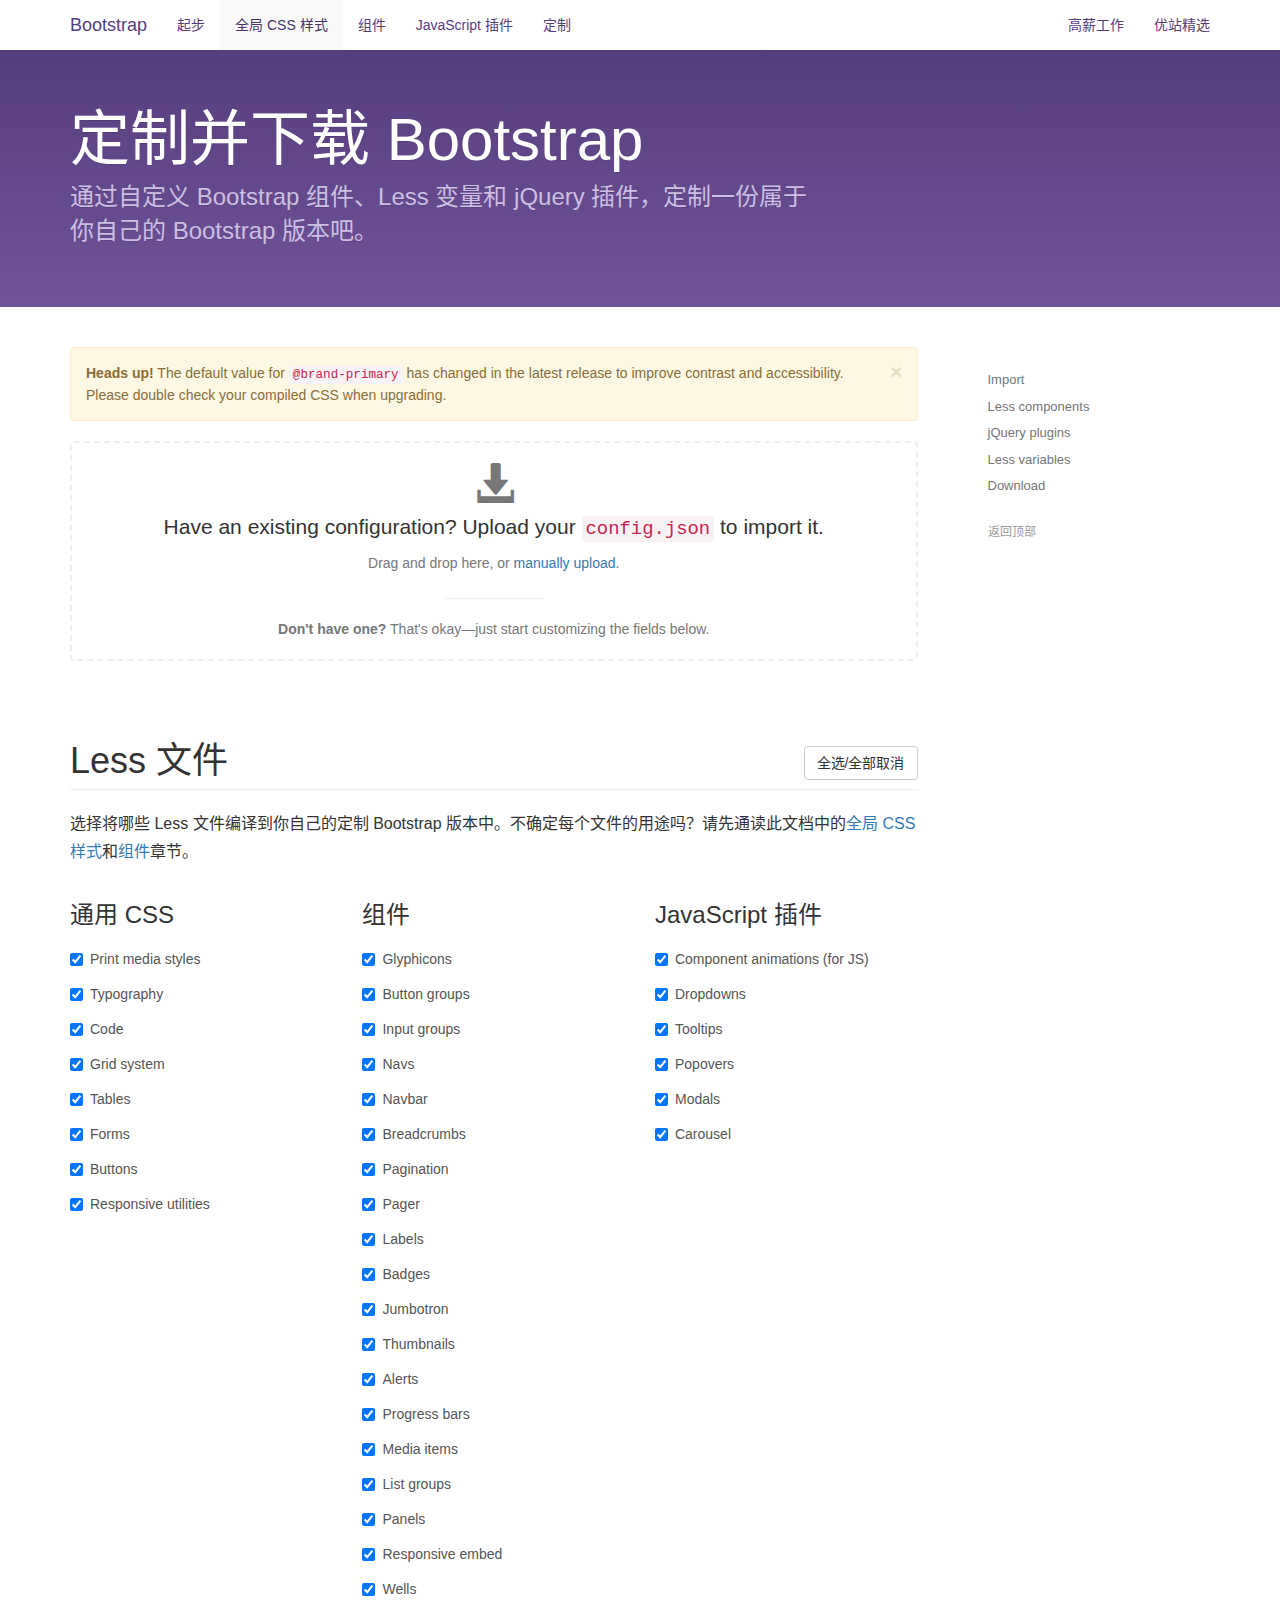
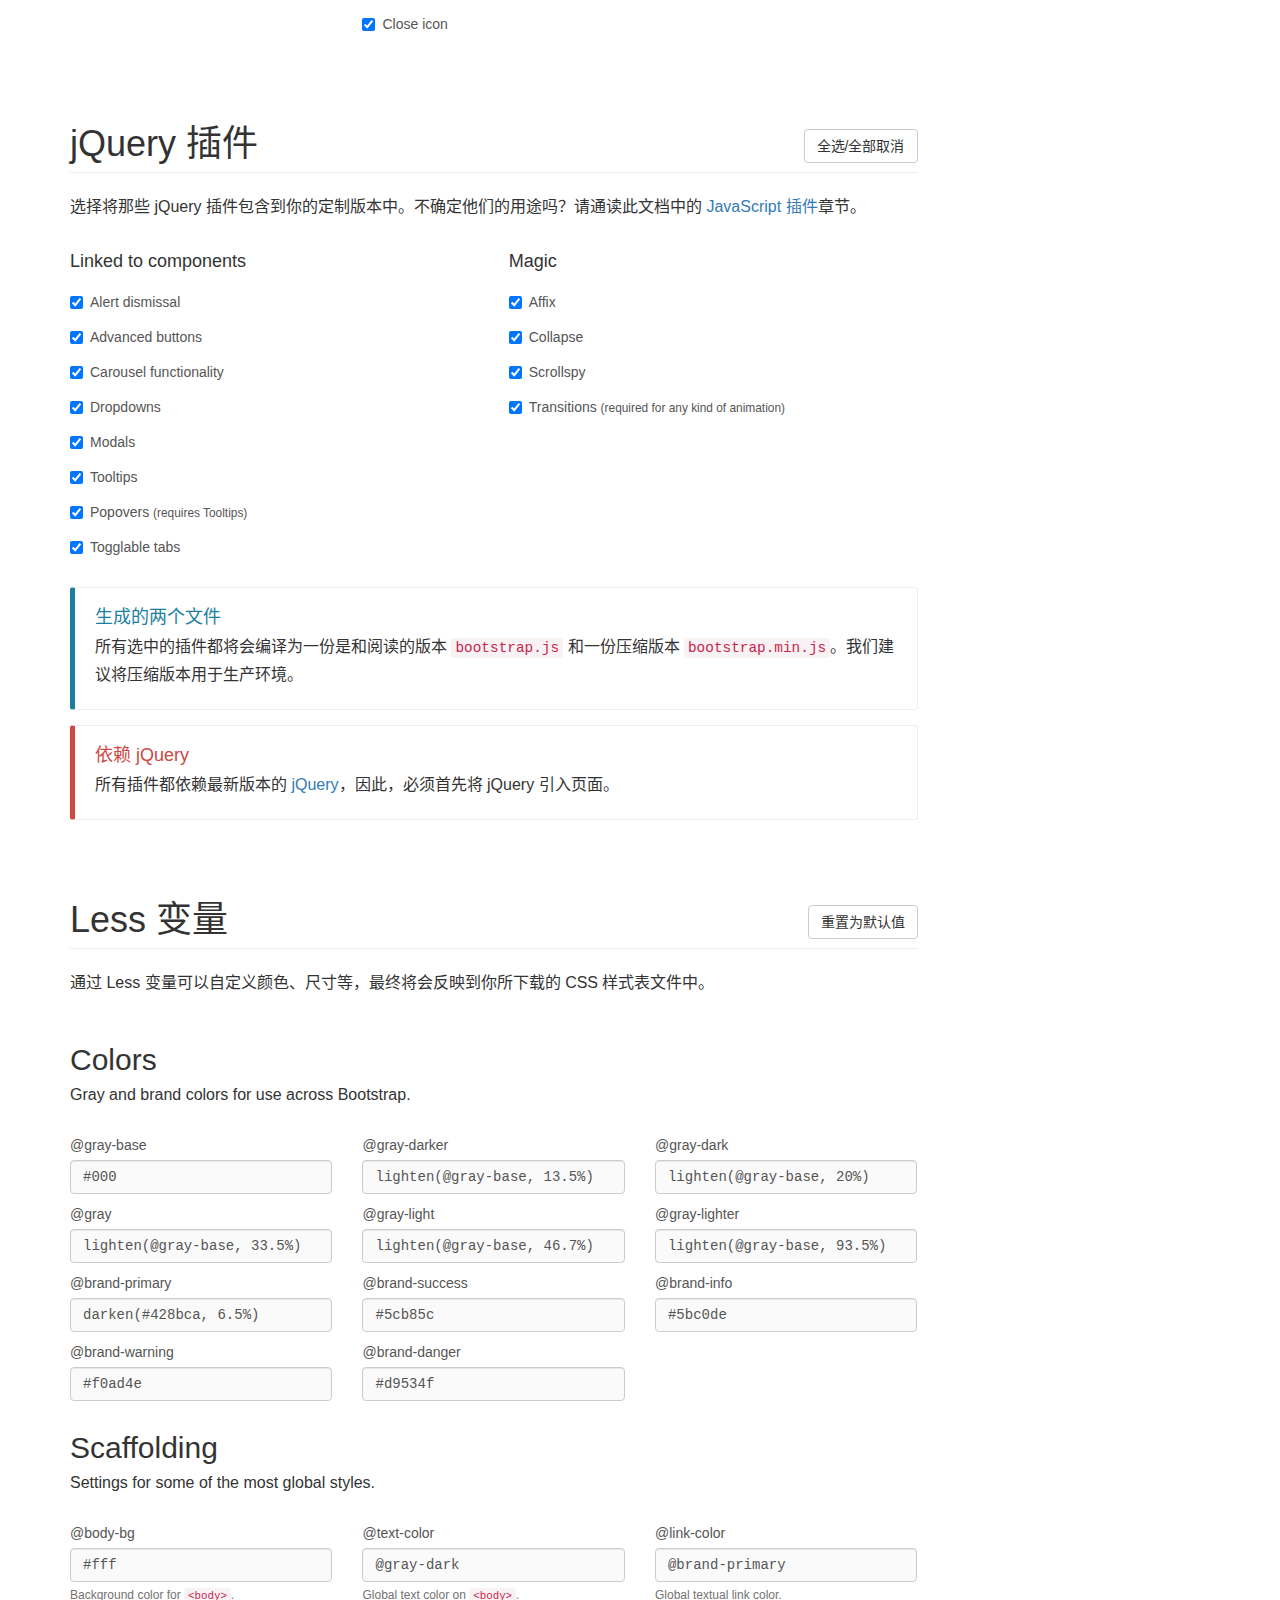
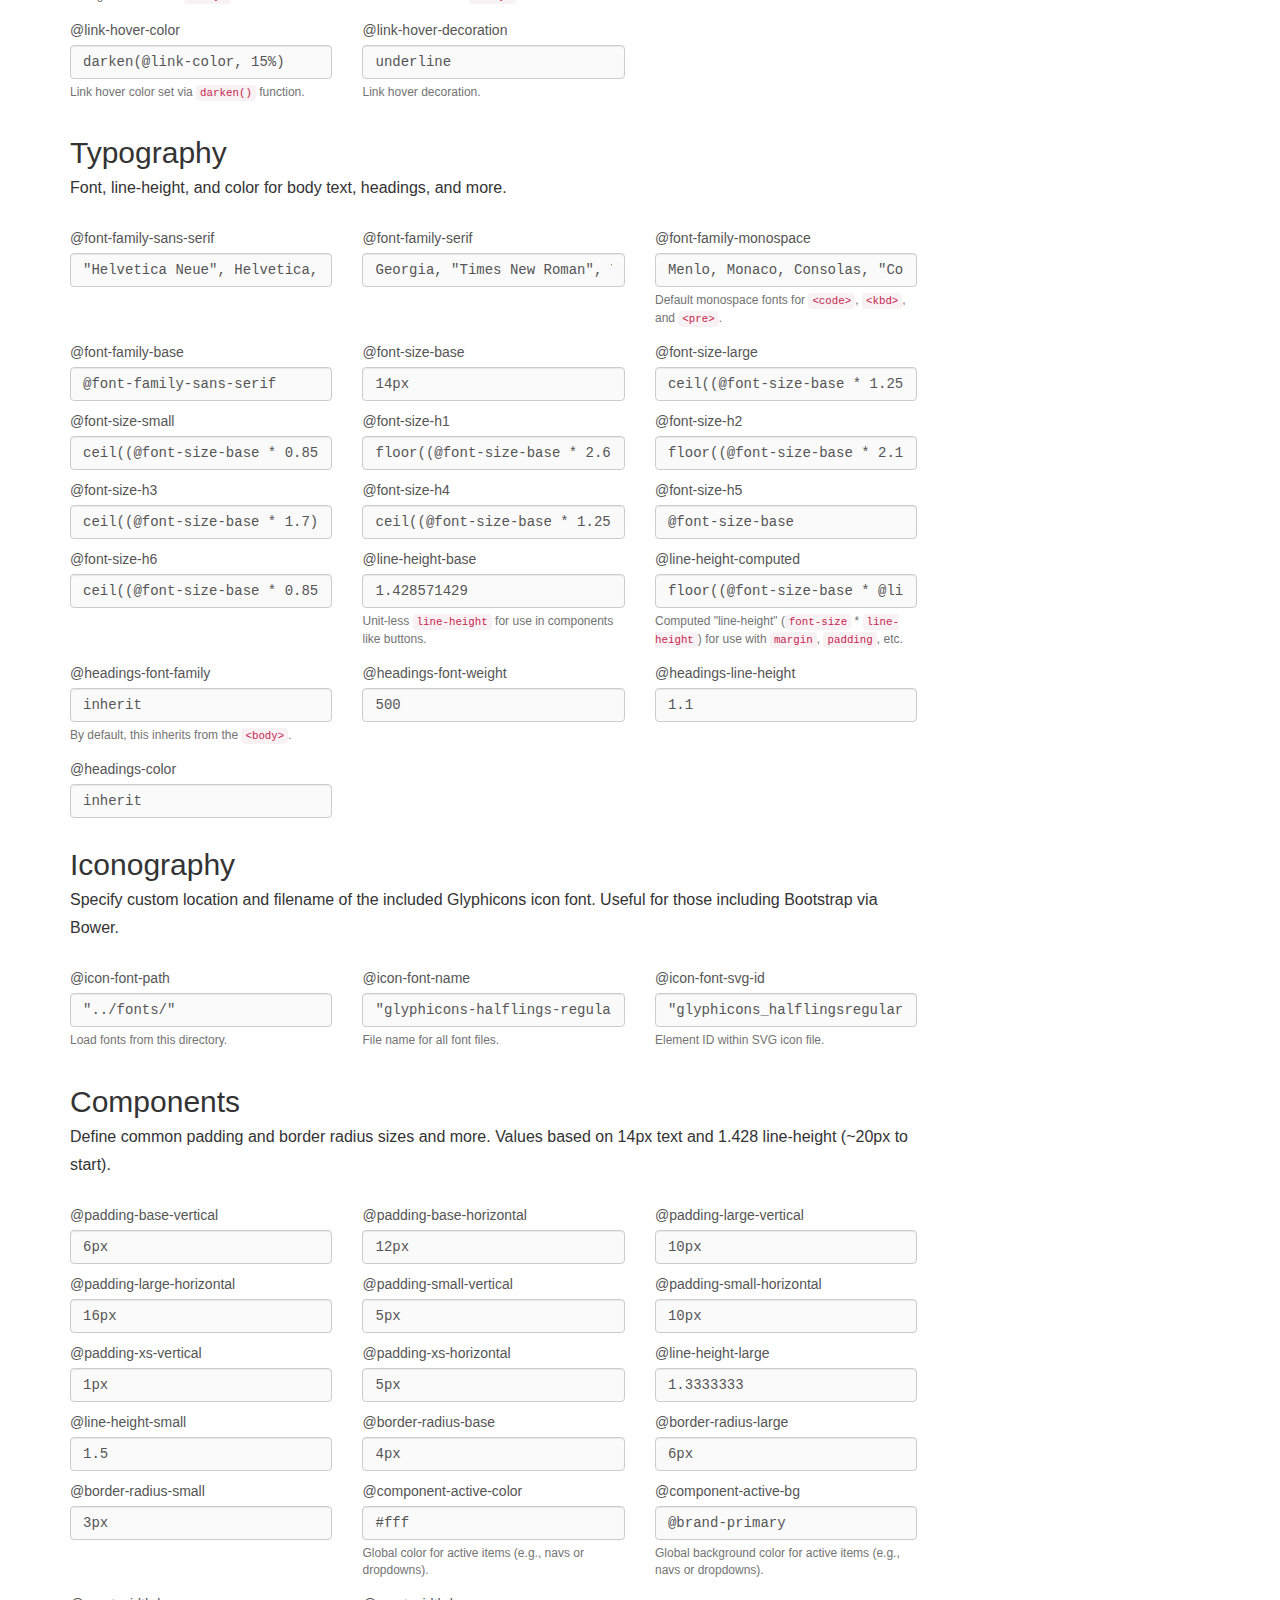
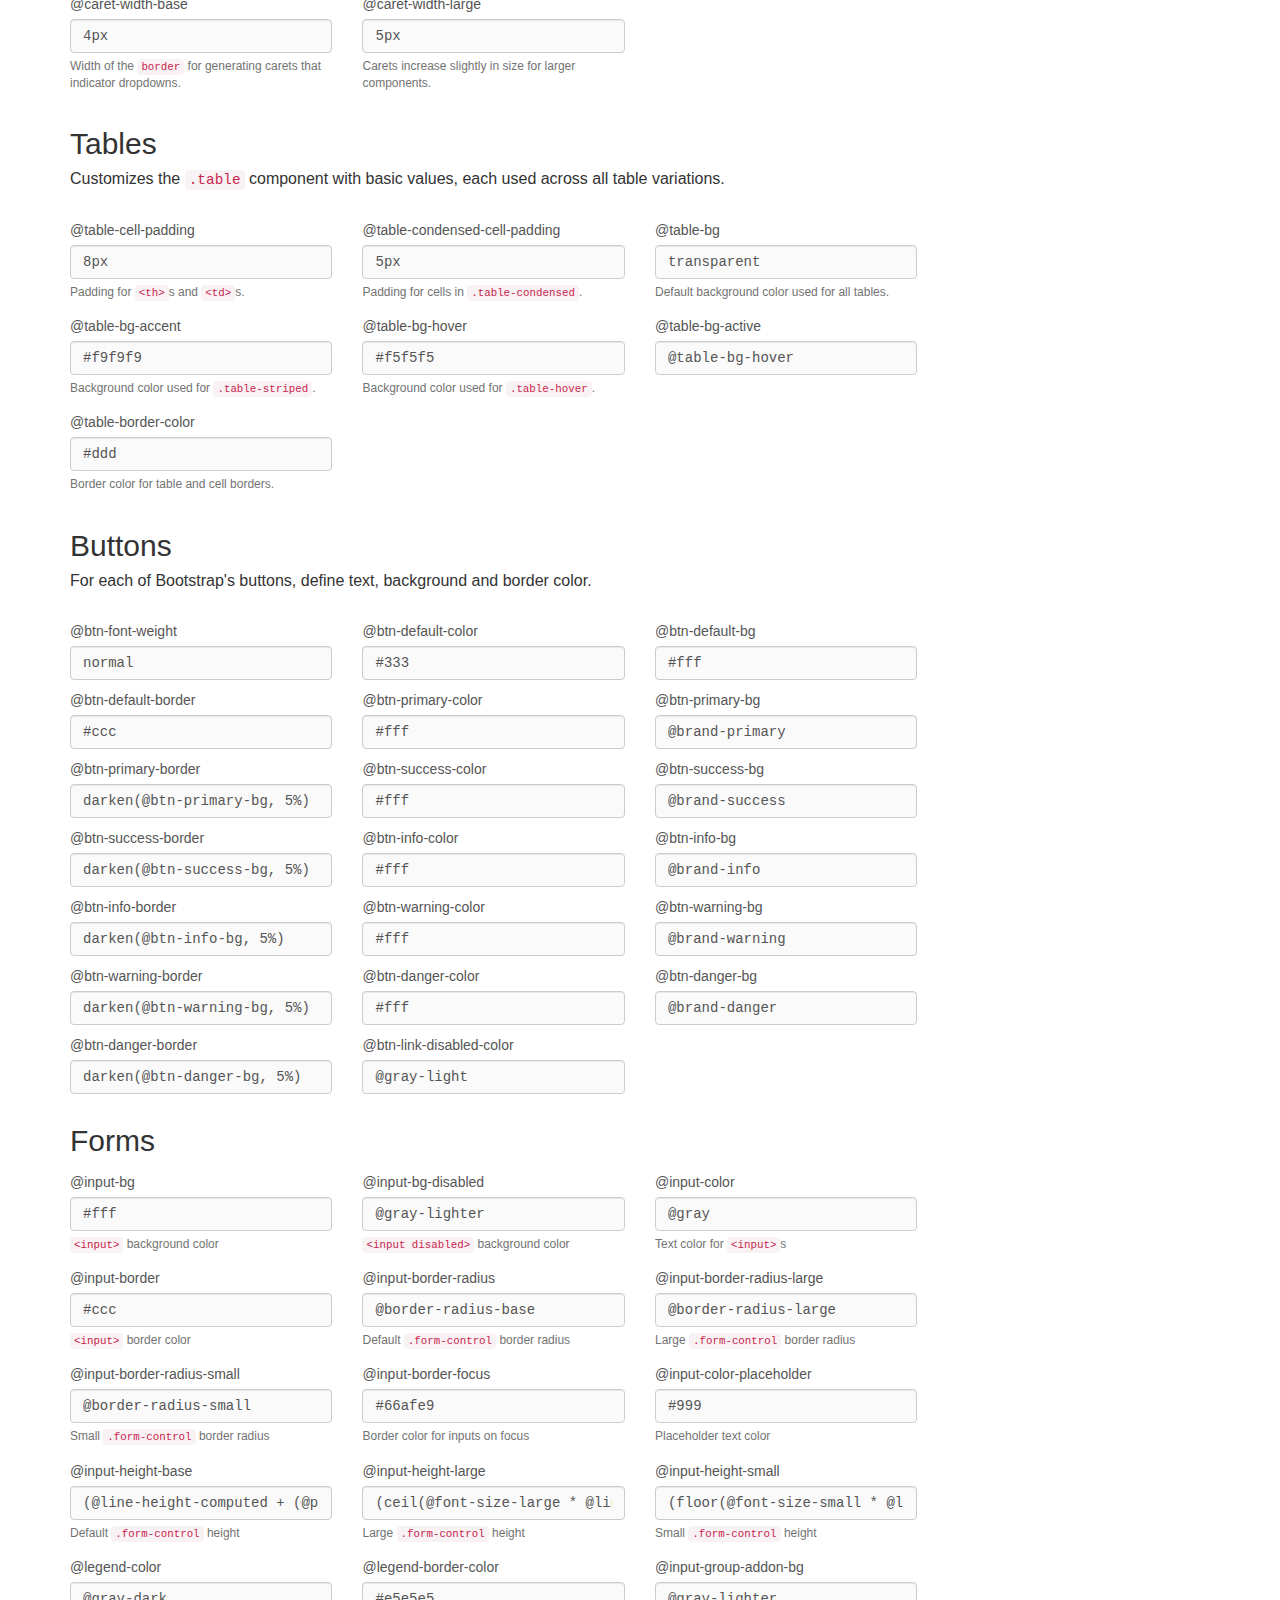
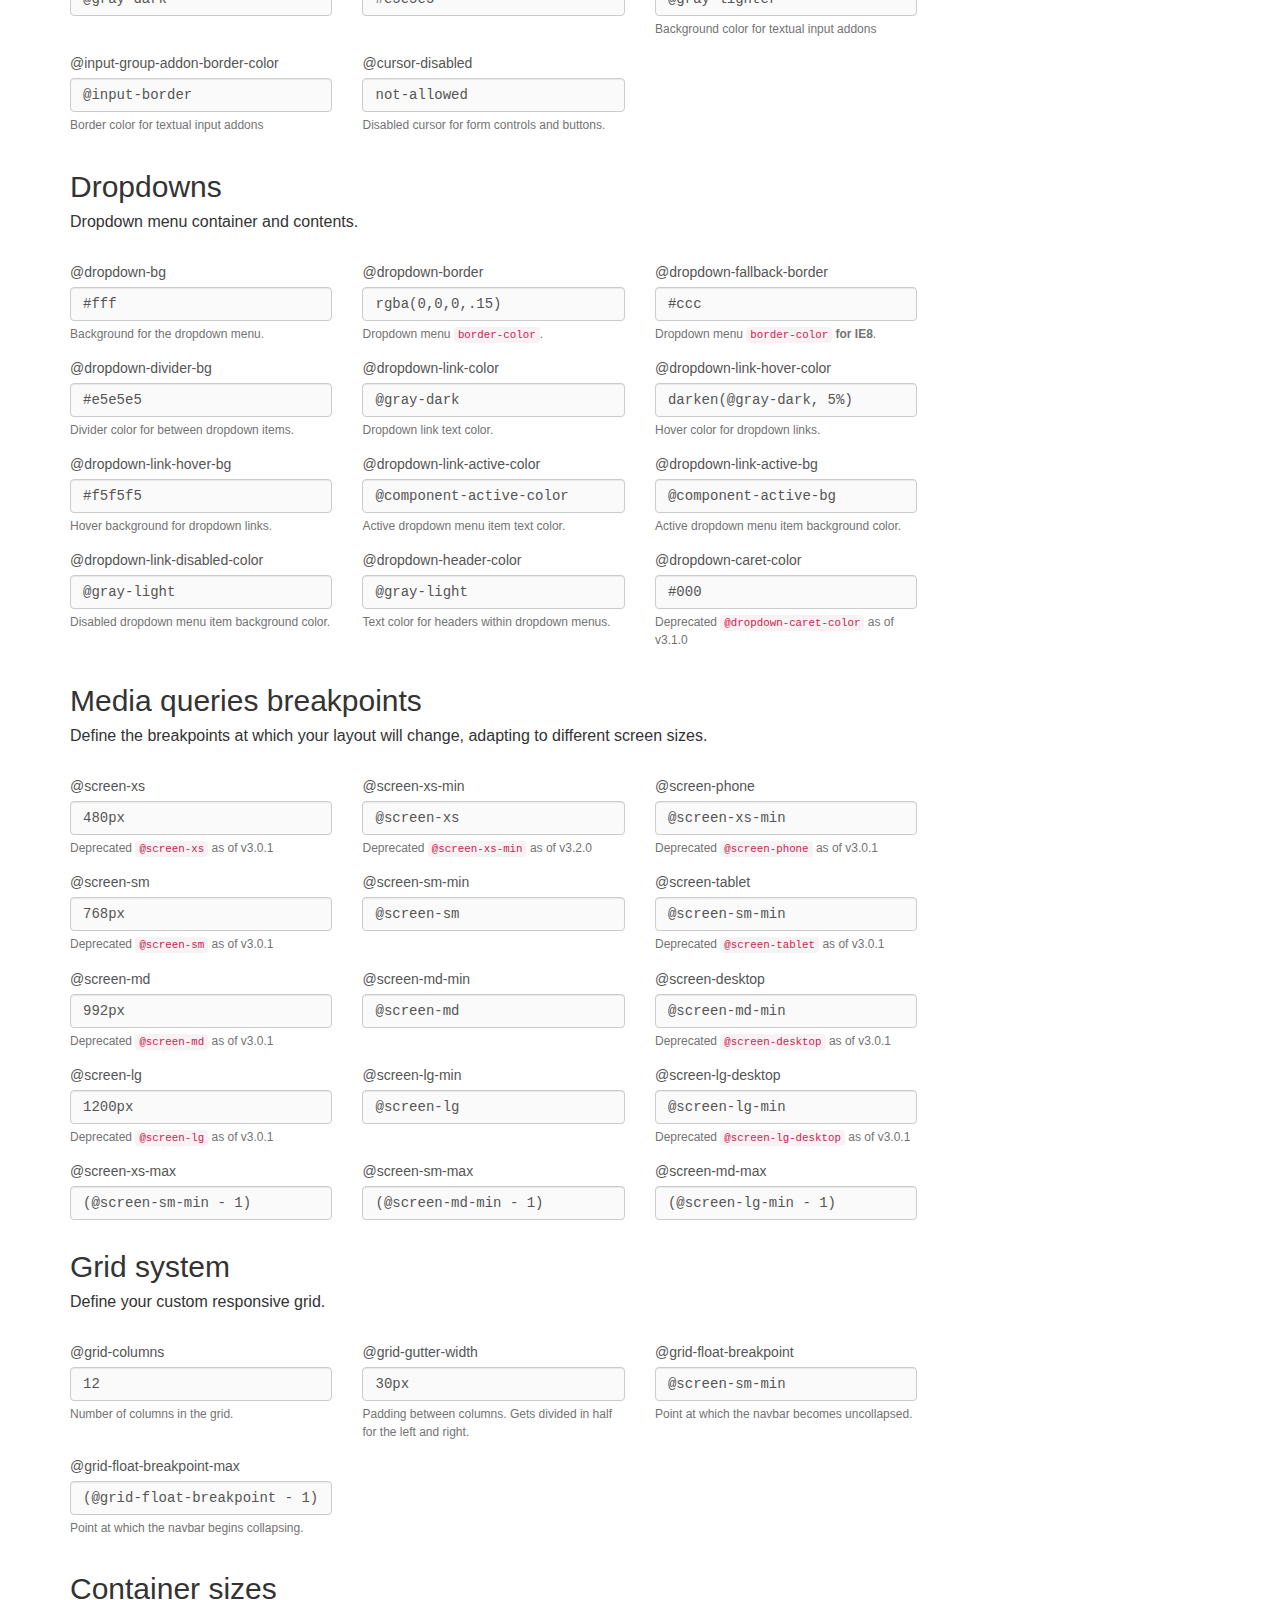
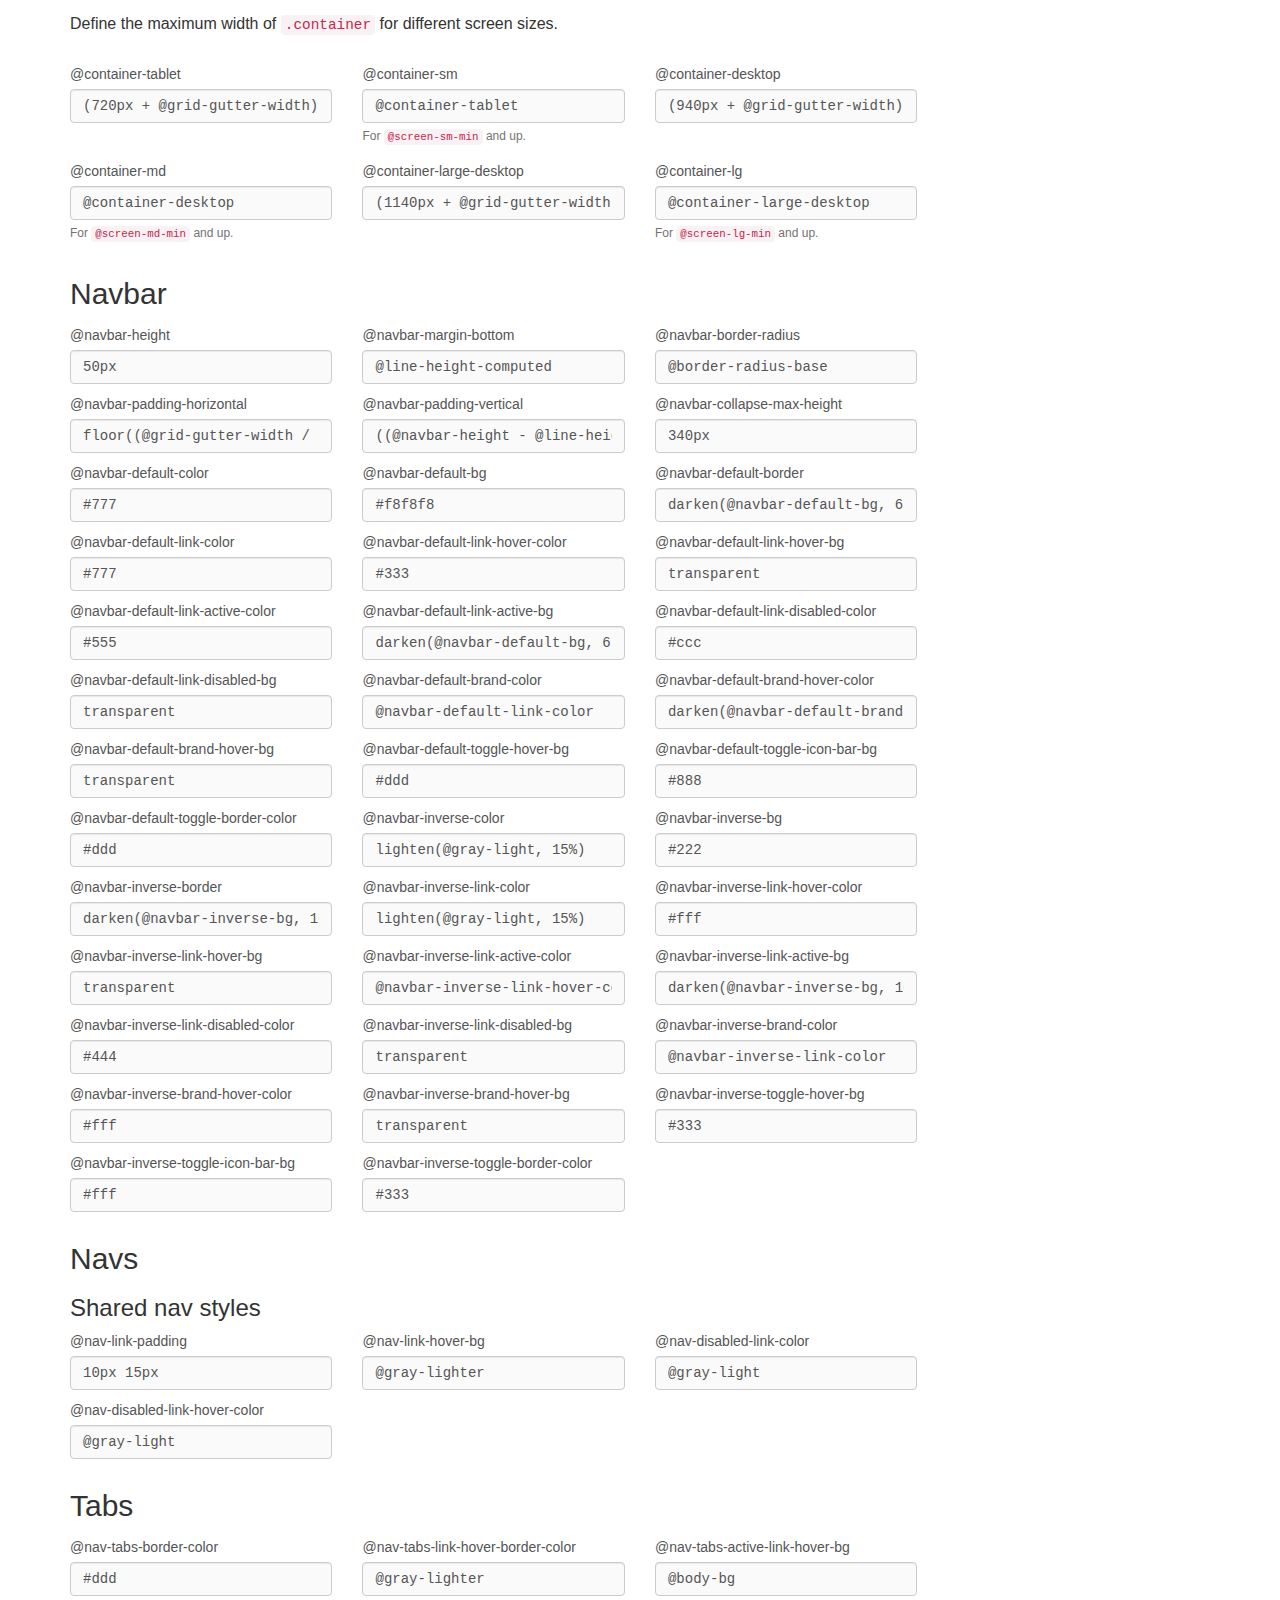
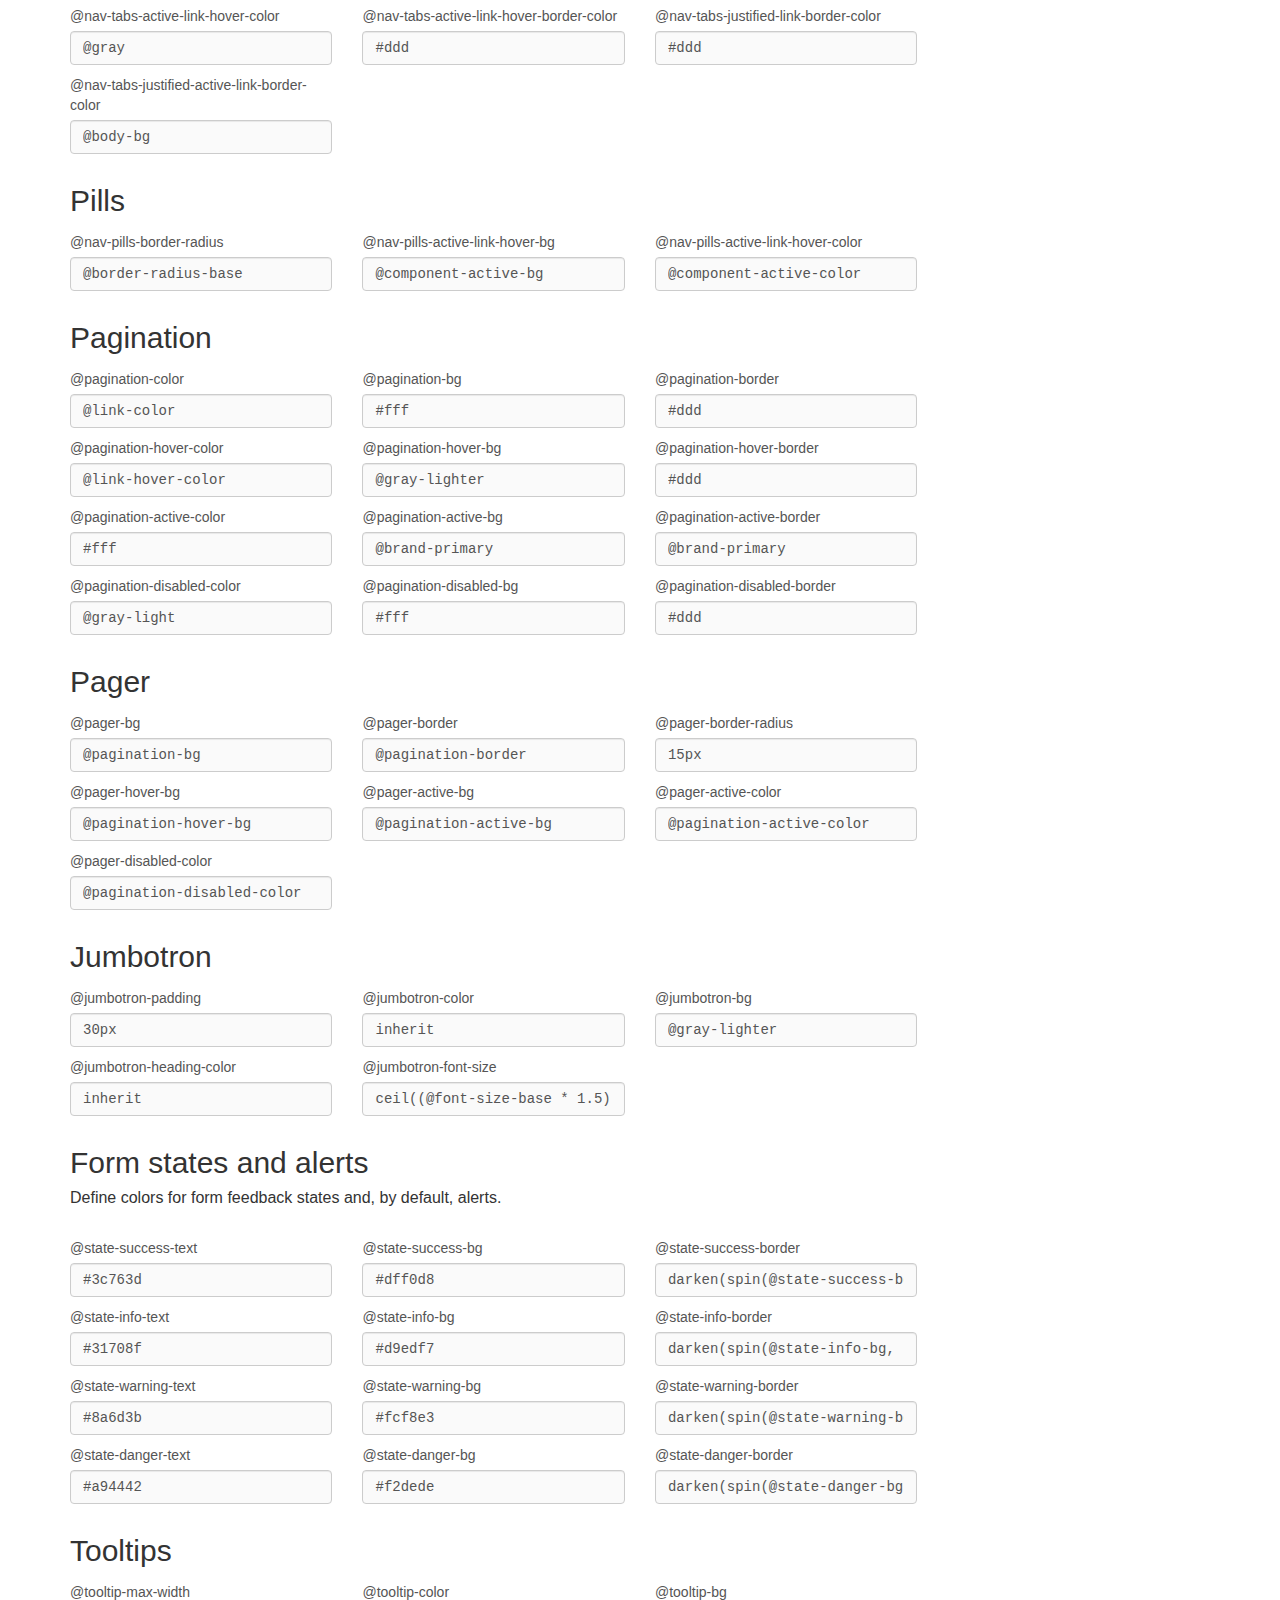
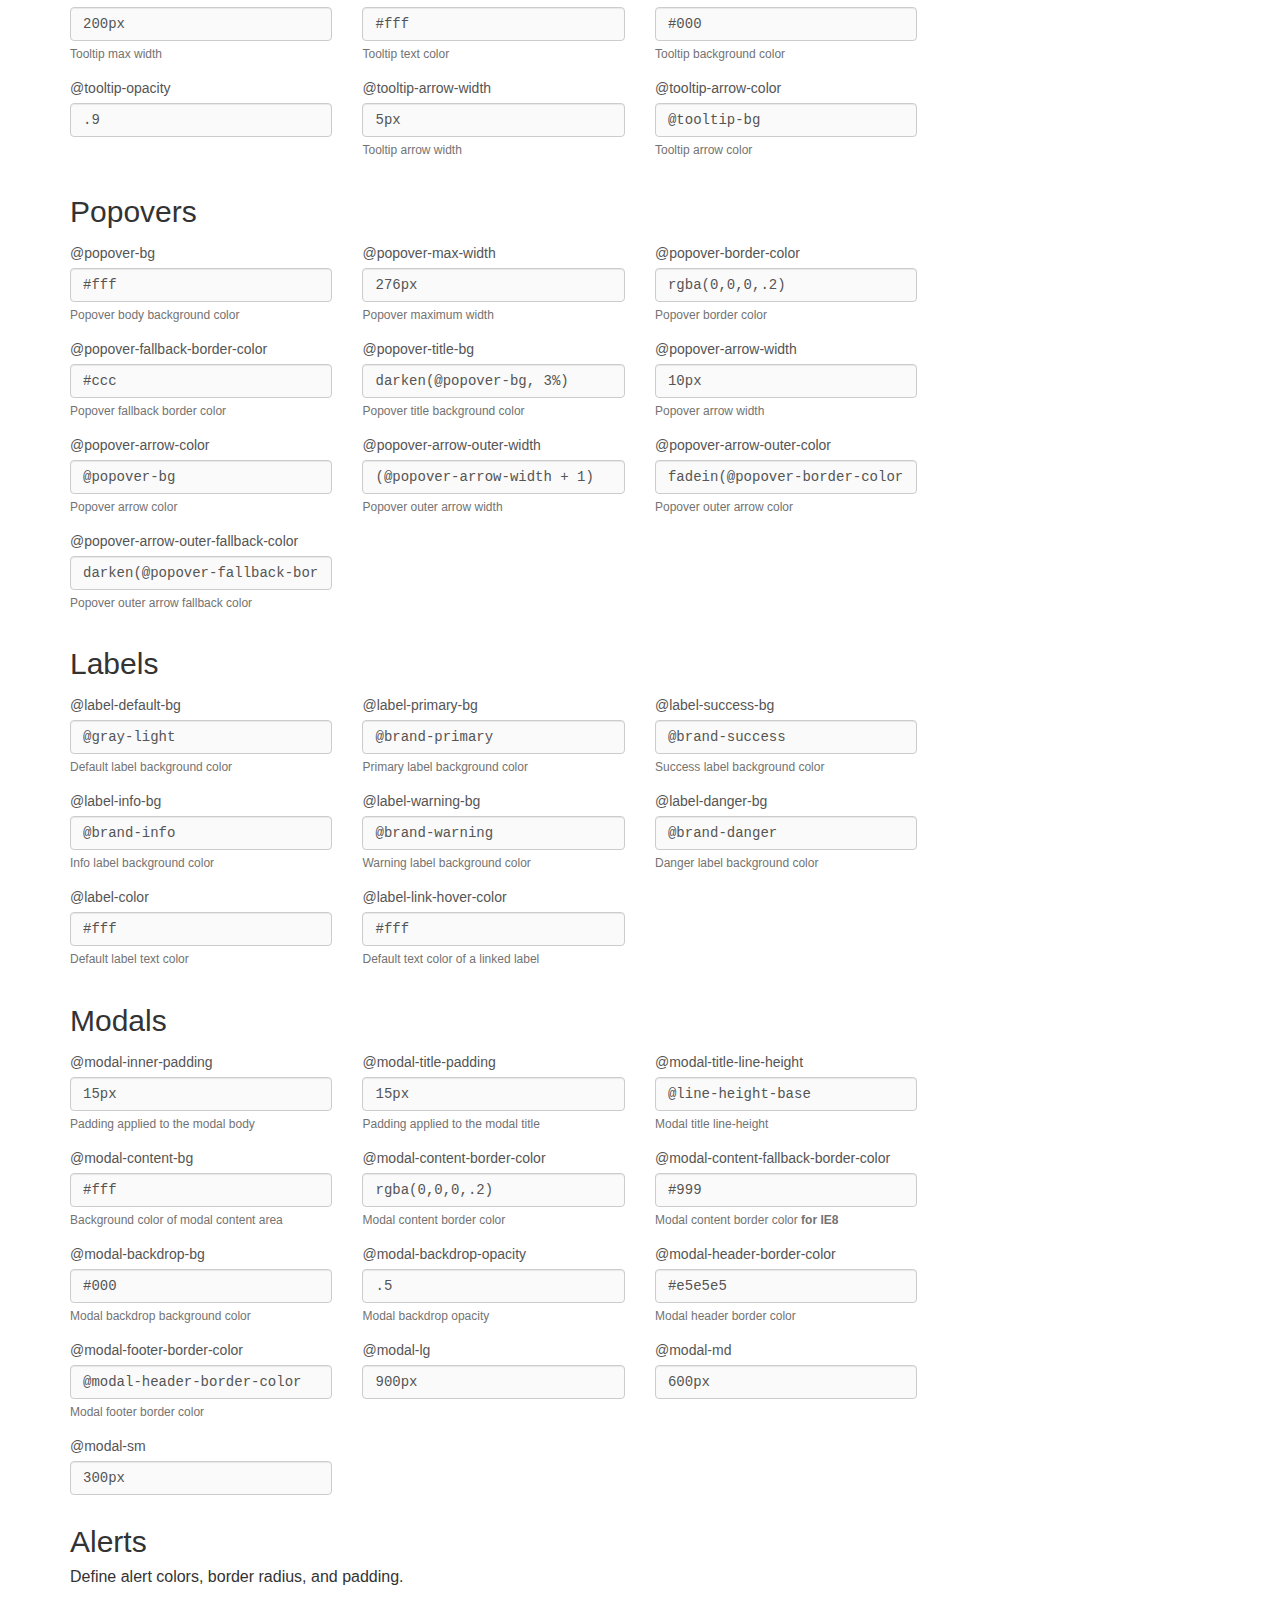
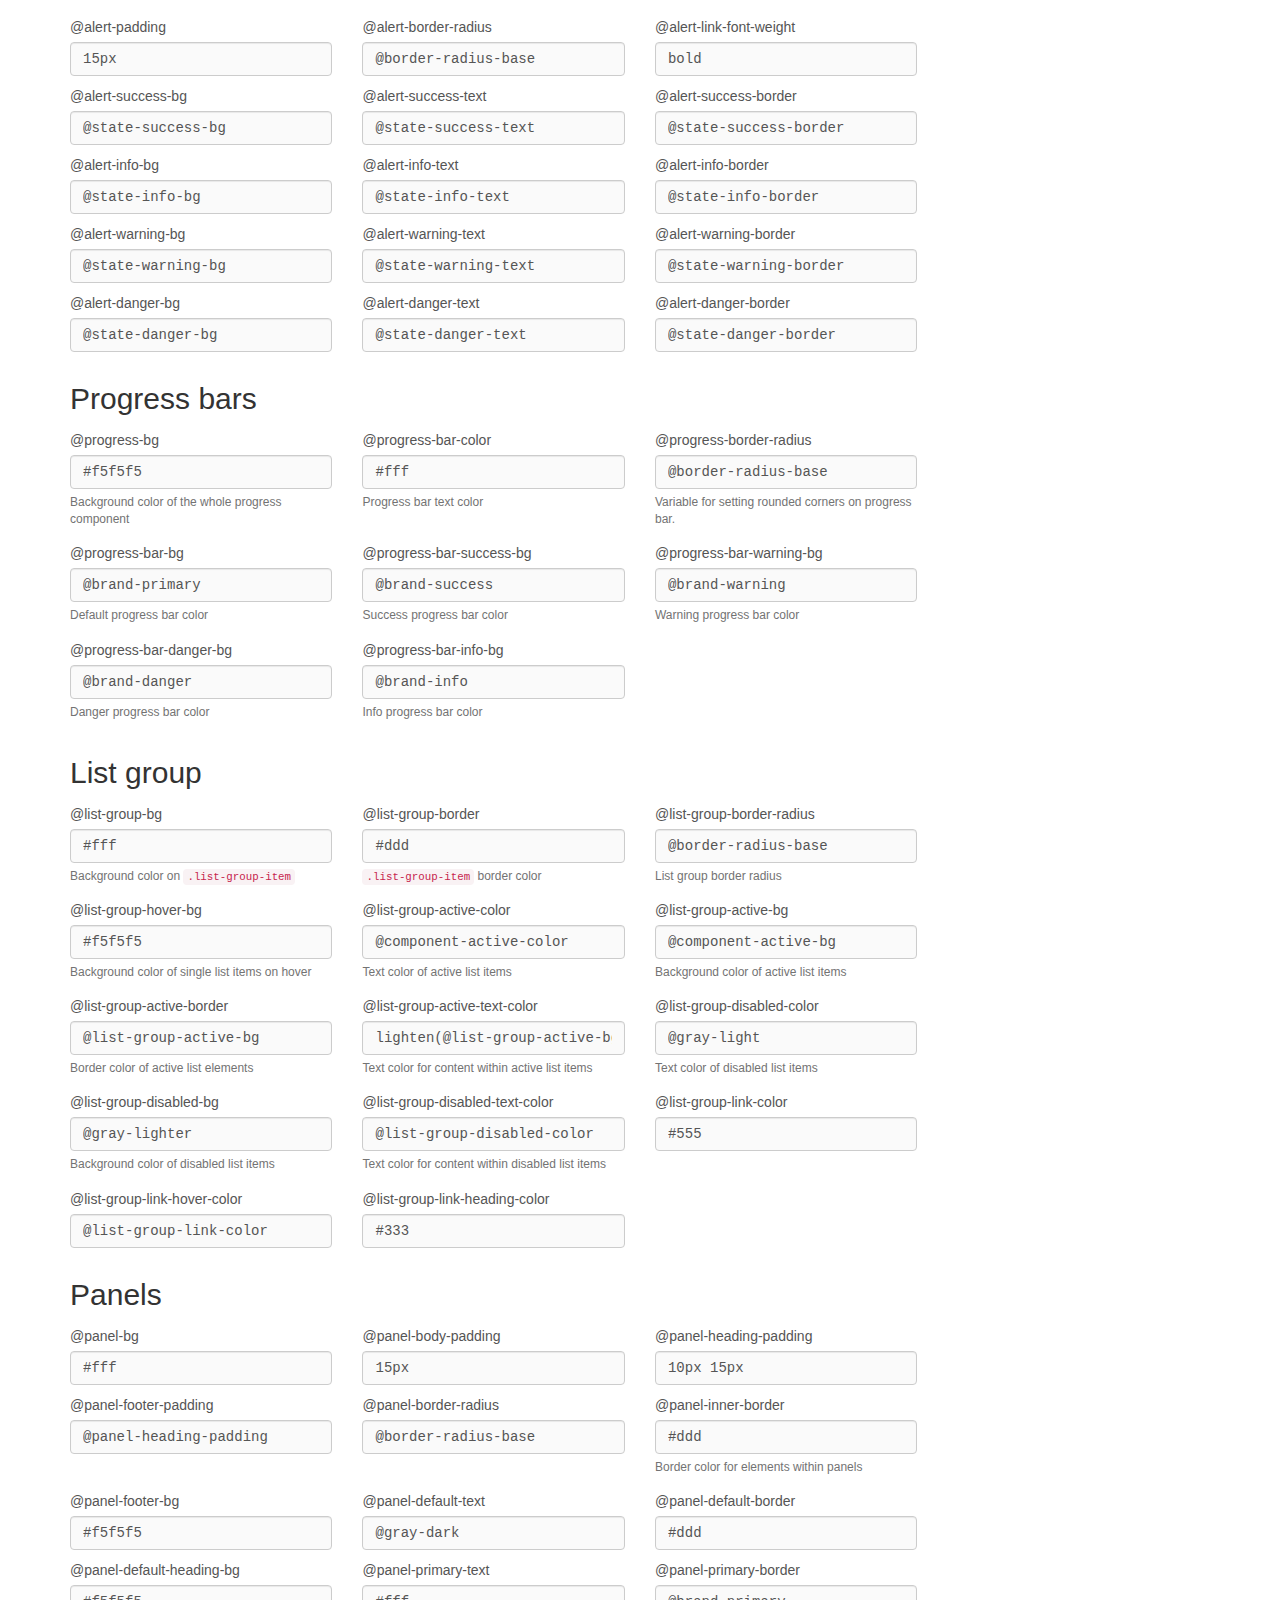
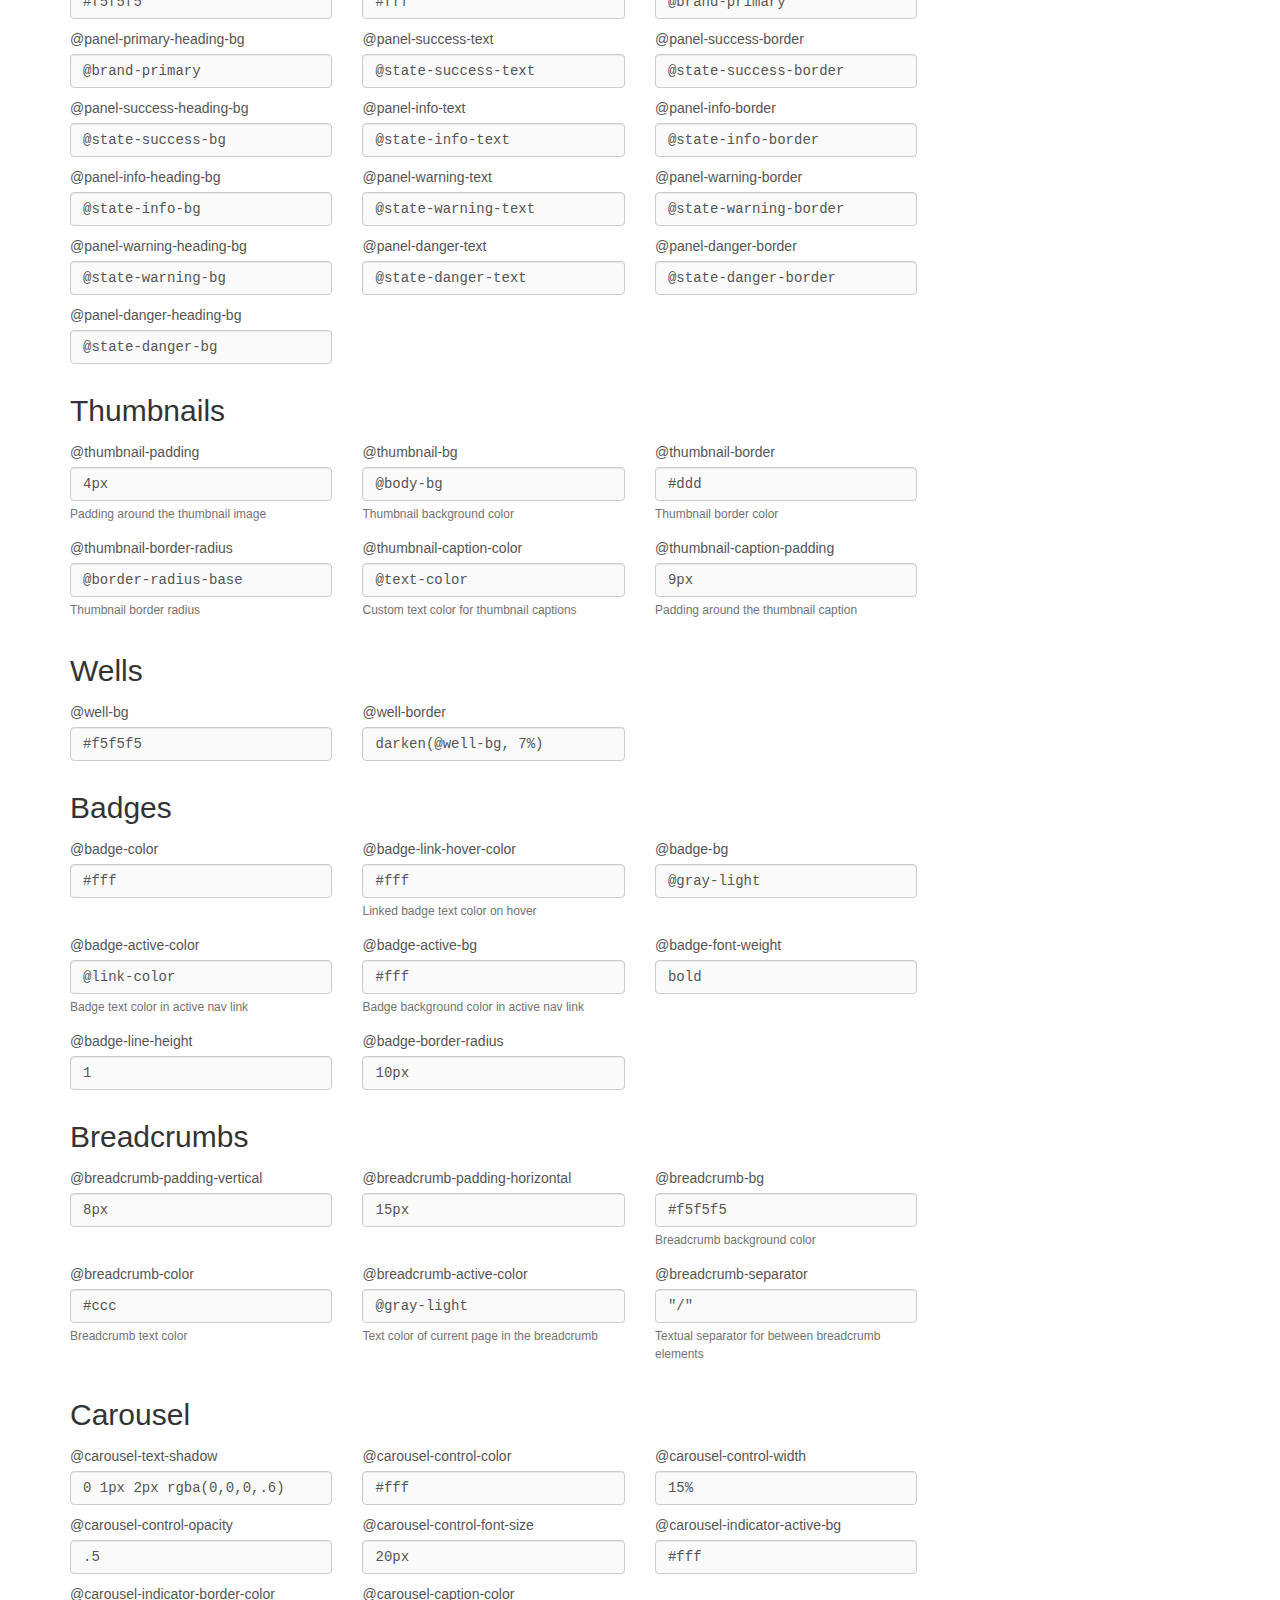
<file: js/bootstrap3.2.2/定制并下载 Bootstrap · Bootstrap 中文文档.htm>
<!DOCTYPE html>
<!-- saved from url=(0032)http://v3.bootcss.com/customize/ -->
<html lang="zh-cn"><head><meta http-equiv="Content-Type" content="text/html; charset=UTF-8">
    <!-- Meta, title, CSS, favicons, etc. -->
    <meta charset="utf-8">
<meta http-equiv="X-UA-Compatible" content="IE=edge">
<meta name="viewport" content="width=device-width, initial-scale=1">
<meta name="description" content="Bootstrap - 简洁、直观、强悍、移动设备优先的前端开发框架，让web开发更迅速、简单。">
<meta name="keywords" content="HTML, CSS, JS, JavaScript, framework, bootstrap, front-end, frontend, web development">
<meta name="author" content="Mark Otto, Jacob Thornton, and Bootstrap contributors">
<meta name="author" content="王赛 &lt;wangsai@bootcss.com&gt;">

<title>
  
    定制并下载 Bootstrap · Bootstrap 中文文档
  
</title>

<!-- Bootstrap core CSS -->
<link href="./css/bootstrap.min.css" rel="stylesheet">

<link href="./css/patch.css" rel="stylesheet">

<!-- Documentation extras -->
<link href="./css/docs.min.css" rel="stylesheet">
<!--[if lt IE 9]><script src="../assets/js/ie8-responsive-file-warning.js"></script><![endif]-->
<script src="./定制并下载 Bootstrap · Bootstrap 中文文档_files/ie-emulation-modes-warning.js"></script>

<!-- HTML5 shim and Respond.js for IE8 support of HTML5 elements and media queries -->
<!--[if lt IE 9]>
  <script src="http://cdn.bootcss.com/html5shiv/3.7.2/html5shiv.min.js"></script>
  <script src="http://cdn.bootcss.com/respond.js/1.4.2/respond.min.js"></script>
<![endif]-->

<!-- Favicons -->
<link rel="apple-touch-icon" href="http://v3.bootcss.com/apple-touch-icon.png">
<link rel="icon" href="http://v3.bootcss.com/favicon.ico">
<script>
  var _hmt = _hmt || [];
</script>
  </head>
  <body>
    <a id="skippy" class="sr-only sr-only-focusable" href="http://v3.bootcss.com/customize/#content"><div class="container"><span class="skiplink-text">Skip to main content</span></div></a>

    <!-- Docs master nav -->
    <header class="navbar navbar-static-top bs-docs-nav" id="top" role="banner">
  <div class="container">
    <div class="navbar-header">
      <button class="navbar-toggle collapsed" type="button" data-toggle="collapse" data-target=".bs-navbar-collapse">
        <span class="sr-only">Toggle navigation</span>
        <span class="icon-bar"></span>
        <span class="icon-bar"></span>
        <span class="icon-bar"></span>
      </button>
      <a href="http://v3.bootcss.com/" class="navbar-brand">Bootstrap</a>
    </div>
    <nav class="collapse navbar-collapse bs-navbar-collapse">
      <ul class="nav navbar-nav">
        <li>
          <a href="起步 · Bootstrap 中文文档.htm">起步</a>
        </li>
        <li class="active">
          <a href="全局 CSS 样式 · Bootstrap 中文文档.htm">全局 CSS 样式</a>
        </li>
        <li>
          <a href="组件 · Bootstrap 中文文档.htm">组件</a>
        </li>
        <li>
          <a href="JavaScript 插件 · Bootstrap 中文文档.htm">JavaScript 插件</a>
        </li>
        <li>
          <a href="定制并下载 Bootstrap · Bootstrap 中文文档.htm">定制</a>
        </li>
      </ul>
      <ul class="nav navbar-nav navbar-right">
        <li><a href="http://job.bootcss.com/" onclick="_hmt.push([&#39;_trackEvent&#39;, &#39;docv3-navbar&#39;, &#39;click&#39;, &#39;doc-home-navbar-job&#39;])" target="_blank">高薪工作</a></li>
        <li><a href="http://expo.bootcss.com/" onclick="_hmt.push([&#39;_trackEvent&#39;, &#39;docv3-navbar&#39;, &#39;click&#39;, &#39;doc-home-navbar-expo&#39;])" target="_blank">优站精选</a></li>
      </ul>
    </nav>
  </div>
</header>


    <!-- Docs page layout -->
    <div class="bs-docs-header" id="content">
      <div class="container">
        <h1>定制并下载 Bootstrap</h1>
        <p>通过自定义 Bootstrap 组件、Less 变量和 jQuery 插件，定制一份属于你自己的 Bootstrap 版本吧。</p>
      </div>
    </div>

    <div class="container bs-docs-container">

      <div class="row">
        <div class="col-md-9" role="main">
          <!-- less.js isn't IE8-compatible and throws an exception during initialization, so our Blob compatibility check and error messaging code never get called in that case.
  So we use a conditional comment instead to inform folks about the lack of IE8 support.
-->
<!--[if lt IE 9]>
  <style>
    .bs-customizer,
    .bs-customizer-import,
    .bs-docs-sidebar {
      display: none;
    }
  </style>
  <div class="alert alert-danger">
    <strong>The Bootstrap Customizer does not support IE9 and below.</strong><br>
    Please take a second to <a href="http://browsehappy.com/">upgrade to a more modern browser</a>.
  </div>
<![endif]-->

<!-- Customizer form -->

<div id="defaults-change-alert" class="alert alert-warning alert-dismissible" role="alert">
  <button type="button" class="close" data-dismiss="alert" aria-label="Close"><span aria-hidden="true">×</span></button>
  <strong>Heads up!</strong> The default value for <code>@brand-primary</code> has changed in the latest release to improve contrast and accessibility. Please double check your compiled CSS when upgrading.
</div>

<div class="bs-docs-section bs-customizer-import">
  <div id="import-drop-target" class="bs-dropzone">
    <div class="import-header">
      <span class="glyphicon glyphicon-download-alt" aria-hidden="true"></span>
    </div>
    <p class="lead">Have an existing configuration? Upload your <code>config.json</code> to import it.</p>
    <p>Drag and drop here, or <label id="import-manual-trigger" class="btn-link">manually upload<input type="file" id="import-file-select" class="hidden"></label>.</p>
    <hr>
    <p><strong>Don't have one?</strong> That's okay—just start customizing the fields below.</p>
  </div>
</div>

<form class="bs-customizer">
  <div class="bs-docs-section" id="less-section">
    <button class="btn btn-default toggle" type="button">全选/全部取消</button>
    <h1 id="less" class="page-header">Less 文件</h1>

    <p class="lead">选择将哪些 Less 文件编译到你自己的定制 Bootstrap 版本中。不确定每个文件的用途吗？请先通读此文档中的<a href="http://v3.bootcss.com/css/">全局 CSS 样式</a>和<a href="http://v3.bootcss.com/components/">组件</a>章节。</p>

    <div class="row">
      <div class="col-xs-6 col-sm-4">
        <h3>通用 CSS</h3>
        <div class="checkbox">
          <label>
            <input type="checkbox" checked="" value="print.less">
            Print media styles
          </label>
        </div>
        <div class="checkbox">
          <label>
            <input type="checkbox" checked="" value="type.less">
            Typography
          </label>
        </div>
        <div class="checkbox">
          <label>
            <input type="checkbox" checked="" value="code.less">
            Code
          </label>
        </div>
        <div class="checkbox">
          <label>
            <input type="checkbox" checked="" value="grid.less">
            Grid system
          </label>
        </div>
        <div class="checkbox">
          <label>
            <input type="checkbox" checked="" value="tables.less">
            Tables
          </label>
        </div>
        <div class="checkbox">
          <label>
            <input type="checkbox" checked="" value="forms.less" data-dependents="navbar.less,input-groups.less">
            Forms
          </label>
        </div>
        <div class="checkbox">
          <label>
            <input type="checkbox" checked="" value="buttons.less" data-dependents="button-groups.less">
            Buttons
          </label>
        </div>
        <div class="checkbox">
          <label>
            <input type="checkbox" checked="" value="responsive-utilities.less">
            Responsive utilities
          </label>
        </div>
      </div><!-- .col-xs-6 .col-sm-4 -->

      <div class="col-xs-6 col-sm-4">
        <h3>组件</h3>
        <div class="checkbox">
          <label>
            <input type="checkbox" checked="" value="glyphicons.less">
            Glyphicons
          </label>
        </div>
        <div class="checkbox">
          <label>
            <input type="checkbox" checked="" value="button-groups.less" data-dependencies="buttons.less">
            Button groups
          </label>
        </div>
        <div class="checkbox">
          <label>
            <input type="checkbox" checked="" value="input-groups.less" data-dependencies="forms.less">
            Input groups
          </label>
        </div>
        <div class="checkbox">
          <label>
            <input type="checkbox" checked="" value="navs.less" data-dependents="navbar.less">
            Navs
          </label>
        </div>
        <div class="checkbox">
          <label>
            <input type="checkbox" checked="" value="navbar.less" data-dependencies="forms.less,navs.less">
            Navbar
          </label>
        </div>
        <div class="checkbox">
          <label>
            <input type="checkbox" checked="" value="breadcrumbs.less">
            Breadcrumbs
          </label>
        </div>
        <div class="checkbox">
          <label>
            <input type="checkbox" checked="" value="pagination.less">
            Pagination
          </label>
        </div>
        <div class="checkbox">
          <label>
            <input type="checkbox" checked="" value="pager.less">
            Pager
          </label>
        </div>
        <div class="checkbox">
          <label>
            <input type="checkbox" checked="" value="labels.less">
            Labels
          </label>
        </div>
        <div class="checkbox">
          <label>
            <input type="checkbox" checked="" value="badges.less">
            Badges
          </label>
        </div>
        <div class="checkbox">
          <label>
            <input type="checkbox" checked="" value="jumbotron.less">
            Jumbotron
          </label>
        </div>
        <div class="checkbox">
          <label>
            <input type="checkbox" checked="" value="thumbnails.less">
            Thumbnails
          </label>
        </div>
        <div class="checkbox">
          <label>
            <input type="checkbox" checked="" value="alerts.less">
            Alerts
          </label>
        </div>
        <div class="checkbox">
          <label>
            <input type="checkbox" checked="" value="progress-bars.less">
            Progress bars
          </label>
        </div>
        <div class="checkbox">
          <label>
            <input type="checkbox" checked="" value="media.less">
            Media items
          </label>
        </div>
        <div class="checkbox">
          <label>
            <input type="checkbox" checked="" value="list-group.less">
            List groups
          </label>
        </div>
        <div class="checkbox">
          <label>
            <input type="checkbox" checked="" value="panels.less">
            Panels
          </label>
        </div>
        <div class="checkbox">
          <label>
            <input type="checkbox" checked="" value="responsive-embed.less">
            Responsive embed
          </label>
        </div>
        <div class="checkbox">
          <label>
            <input type="checkbox" checked="" value="wells.less">
            Wells
          </label>
        </div>
        <div class="checkbox">
          <label>
            <input type="checkbox" checked="" value="close.less">
            Close icon
          </label>
        </div>
      </div><!-- .col-xs-6 .col-sm-4 -->

      <div class="col-xs-6 col-sm-4">
        <h3>JavaScript 插件</h3>
        <div class="checkbox">
          <label>
            <input type="checkbox" checked="" value="component-animations.less">
            Component animations (for JS)
          </label>
        </div>
        <div class="checkbox">
          <label>
            <input type="checkbox" checked="" value="dropdowns.less">
            Dropdowns
          </label>
        </div>
        <div class="checkbox">
          <label>
            <input type="checkbox" checked="" value="tooltip.less">
            Tooltips
          </label>
        </div>
        <div class="checkbox">
          <label>
            <input type="checkbox" checked="" value="popovers.less">
            Popovers
          </label>
        </div>
        <div class="checkbox">
          <label>
            <input type="checkbox" checked="" value="modals.less">
            Modals
          </label>
        </div>
        <div class="checkbox">
          <label>
            <input type="checkbox" checked="" value="carousel.less">
            Carousel
          </label>
        </div>
      </div><!-- .col-xs-6 .col-sm-4 -->
    </div><!-- /.row -->
  </div>



  <div class="bs-docs-section" id="plugin-section">
    <button class="btn btn-default toggle" type="button">全选/全部取消</button>
    <h1 id="plugins" class="page-header">jQuery 插件</h1>

    <p class="lead">选择将那些 jQuery 插件包含到你的定制版本中。不确定他们的用途吗？请通读此文档中的 <a href="http://v3.bootcss.com/javascript/">JavaScript 插件</a>章节。</p>
    <div class="row">
      <div class="col-lg-6">
        <h4>Linked to components</h4>
        <div class="checkbox">
          <label>
            <input type="checkbox" checked="" value="alert.js">
            Alert dismissal
          </label>
        </div>
        <div class="checkbox">
          <label>
            <input type="checkbox" checked="" value="button.js">
            Advanced buttons
          </label>
        </div>
        <div class="checkbox">
          <label>
            <input type="checkbox" checked="" value="carousel.js">
            Carousel functionality
          </label>
        </div>
        <div class="checkbox">
          <label>
            <input type="checkbox" checked="" value="dropdown.js">
            Dropdowns
          </label>
        </div>
        <div class="checkbox">
          <label>
            <input type="checkbox" checked="" value="modal.js">
            Modals
          </label>
        </div>
        <div class="checkbox">
          <label>
            <input type="checkbox" checked="" value="tooltip.js">
            Tooltips
          </label>
        </div>
        <div class="checkbox">
          <label>
            <input type="checkbox" checked="" value="popover.js" data-dependencies="tooltip.js">
            Popovers <small>(requires Tooltips)</small>
          </label>
        </div>
        <div class="checkbox">
          <label>
            <input type="checkbox" checked="" value="tab.js">
            Togglable tabs
          </label>
        </div>
      </div>
      <div class="col-lg-6">
        <h4>Magic</h4>
        <div class="checkbox">
          <label>
            <input type="checkbox" checked="" value="affix.js">
            Affix
          </label>
        </div>
        <div class="checkbox">
          <label>
            <input type="checkbox" checked="" value="collapse.js">
            Collapse
          </label>
        </div>
        <div class="checkbox">
          <label>
            <input type="checkbox" checked="" value="scrollspy.js">
            Scrollspy
          </label>
        </div>
        <div class="checkbox">
          <label>
            <input type="checkbox" checked="" value="transition.js">
            Transitions <small>(required for any kind of animation)</small>
          </label>
        </div>
      </div>
    </div>

    <div class="bs-callout bs-callout-info">
      <h4>生成的两个文件</h4>
      <p>所有选中的插件都将会编译为一份是和阅读的版本 <code>bootstrap.js</code> 和一份压缩版本 <code>bootstrap.min.js</code>。我们建议将压缩版本用于生产环境。</p>
    </div>

    <div class="bs-callout bs-callout-danger">
      <h4>依赖 jQuery</h4>
      <p>所有插件都依赖最新版本的 <a href="http://jquery.com/" target="_blank">jQuery</a>，因此，必须首先将 jQuery 引入页面。</p>
    </div>
  </div>



  <div class="bs-docs-section" id="less-variables-section">
    <button class="btn btn-default toggle" type="button">重置为默认值</button>
    <h1 id="less-variables" class="page-header">Less 变量</h1>

    <p class="lead">通过 Less 变量可以自定义颜色、尺寸等，最终将会反映到你所下载的 CSS 样式表文件中。</p>
    
<!-- NOTE: DO NOT EDIT THE FOLLOWING SECTION DIRECTLY! It is autogenerated via the `build-customizer-html` Grunt task using the customizer-variables.jade template.-->
<h2 id="colors">Colors</h2>
<p>Gray and brand colors for use across Bootstrap.</p>
<div class="row">
  <div class="col-xs-4">
    <label for="input-@gray-base">@gray-base</label>
    <input id="input-@gray-base" type="text" value="#000" data-var="@gray-base" class="form-control">
  </div>
  <div class="col-xs-4">
    <label for="input-@gray-darker">@gray-darker</label>
    <input id="input-@gray-darker" type="text" value="lighten(@gray-base, 13.5%)" data-var="@gray-darker" class="form-control">
  </div>
  <div class="col-xs-4">
    <label for="input-@gray-dark">@gray-dark</label>
    <input id="input-@gray-dark" type="text" value="lighten(@gray-base, 20%)" data-var="@gray-dark" class="form-control">
  </div>
  <div class="clearfix"></div>
  <div class="col-xs-4">
    <label for="input-@gray">@gray</label>
    <input id="input-@gray" type="text" value="lighten(@gray-base, 33.5%)" data-var="@gray" class="form-control">
  </div>
  <div class="col-xs-4">
    <label for="input-@gray-light">@gray-light</label>
    <input id="input-@gray-light" type="text" value="lighten(@gray-base, 46.7%)" data-var="@gray-light" class="form-control">
  </div>
  <div class="col-xs-4">
    <label for="input-@gray-lighter">@gray-lighter</label>
    <input id="input-@gray-lighter" type="text" value="lighten(@gray-base, 93.5%)" data-var="@gray-lighter" class="form-control">
  </div>
  <div class="clearfix"></div>
  <div class="col-xs-4">
    <label for="input-@brand-primary">@brand-primary</label>
    <input id="input-@brand-primary" type="text" value="darken(#428bca, 6.5%)" data-var="@brand-primary" class="form-control">
  </div>
  <div class="col-xs-4">
    <label for="input-@brand-success">@brand-success</label>
    <input id="input-@brand-success" type="text" value="#5cb85c" data-var="@brand-success" class="form-control">
  </div>
  <div class="col-xs-4">
    <label for="input-@brand-info">@brand-info</label>
    <input id="input-@brand-info" type="text" value="#5bc0de" data-var="@brand-info" class="form-control">
  </div>
  <div class="clearfix"></div>
  <div class="col-xs-4">
    <label for="input-@brand-warning">@brand-warning</label>
    <input id="input-@brand-warning" type="text" value="#f0ad4e" data-var="@brand-warning" class="form-control">
  </div>
  <div class="col-xs-4">
    <label for="input-@brand-danger">@brand-danger</label>
    <input id="input-@brand-danger" type="text" value="#d9534f" data-var="@brand-danger" class="form-control">
  </div>
</div>
<h2 id="scaffolding">Scaffolding</h2>
<p>Settings for some of the most global styles.</p>
<div class="row">
  <div class="col-xs-4">
    <label for="input-@body-bg">@body-bg</label>
    <input id="input-@body-bg" type="text" aria-describedby="help-block-@body-bg" value="#fff" data-var="@body-bg" class="form-control">
    <p id="help-block-@body-bg" class="help-block">Background color for <code>&lt;body&gt;</code>.</p>
  </div>
  <div class="col-xs-4">
    <label for="input-@text-color">@text-color</label>
    <input id="input-@text-color" type="text" aria-describedby="help-block-@text-color" value="@gray-dark" data-var="@text-color" class="form-control">
    <p id="help-block-@text-color" class="help-block">Global text color on <code>&lt;body&gt;</code>.</p>
  </div>
  <div class="col-xs-4">
    <label for="input-@link-color">@link-color</label>
    <input id="input-@link-color" type="text" aria-describedby="help-block-@link-color" value="@brand-primary" data-var="@link-color" class="form-control">
    <p id="help-block-@link-color" class="help-block">Global textual link color.</p>
  </div>
  <div class="clearfix"></div>
  <div class="col-xs-4">
    <label for="input-@link-hover-color">@link-hover-color</label>
    <input id="input-@link-hover-color" type="text" aria-describedby="help-block-@link-hover-color" value="darken(@link-color, 15%)" data-var="@link-hover-color" class="form-control">
    <p id="help-block-@link-hover-color" class="help-block">Link hover color set via <code>darken()</code> function.</p>
  </div>
  <div class="col-xs-4">
    <label for="input-@link-hover-decoration">@link-hover-decoration</label>
    <input id="input-@link-hover-decoration" type="text" aria-describedby="help-block-@link-hover-decoration" value="underline" data-var="@link-hover-decoration" class="form-control">
    <p id="help-block-@link-hover-decoration" class="help-block">Link hover decoration.</p>
  </div>
</div>
<h2 id="typography">Typography</h2>
<p>Font, line-height, and color for body text, headings, and more.</p>
<div class="row">
  <div class="col-xs-4">
    <label for="input-@font-family-sans-serif">@font-family-sans-serif</label>
    <input id="input-@font-family-sans-serif" type="text" value="&quot;Helvetica Neue&quot;, Helvetica, Arial, sans-serif" data-var="@font-family-sans-serif" class="form-control">
  </div>
  <div class="col-xs-4">
    <label for="input-@font-family-serif">@font-family-serif</label>
    <input id="input-@font-family-serif" type="text" value="Georgia, &quot;Times New Roman&quot;, Times, serif" data-var="@font-family-serif" class="form-control">
  </div>
  <div class="col-xs-4">
    <label for="input-@font-family-monospace">@font-family-monospace</label>
    <input id="input-@font-family-monospace" type="text" aria-describedby="help-block-@font-family-monospace" value="Menlo, Monaco, Consolas, &quot;Courier New&quot;, monospace" data-var="@font-family-monospace" class="form-control">
    <p id="help-block-@font-family-monospace" class="help-block">Default monospace fonts for <code>&lt;code&gt;</code>, <code>&lt;kbd&gt;</code>, and <code>&lt;pre&gt;</code>.</p>
  </div>
  <div class="clearfix"></div>
  <div class="col-xs-4">
    <label for="input-@font-family-base">@font-family-base</label>
    <input id="input-@font-family-base" type="text" value="@font-family-sans-serif" data-var="@font-family-base" class="form-control">
  </div>
  <div class="col-xs-4">
    <label for="input-@font-size-base">@font-size-base</label>
    <input id="input-@font-size-base" type="text" value="14px" data-var="@font-size-base" class="form-control">
  </div>
  <div class="col-xs-4">
    <label for="input-@font-size-large">@font-size-large</label>
    <input id="input-@font-size-large" type="text" value="ceil((@font-size-base * 1.25))" data-var="@font-size-large" class="form-control">
  </div>
  <div class="clearfix"></div>
  <div class="col-xs-4">
    <label for="input-@font-size-small">@font-size-small</label>
    <input id="input-@font-size-small" type="text" value="ceil((@font-size-base * 0.85))" data-var="@font-size-small" class="form-control">
  </div>
  <div class="col-xs-4">
    <label for="input-@font-size-h1">@font-size-h1</label>
    <input id="input-@font-size-h1" type="text" value="floor((@font-size-base * 2.6))" data-var="@font-size-h1" class="form-control">
  </div>
  <div class="col-xs-4">
    <label for="input-@font-size-h2">@font-size-h2</label>
    <input id="input-@font-size-h2" type="text" value="floor((@font-size-base * 2.15))" data-var="@font-size-h2" class="form-control">
  </div>
  <div class="clearfix"></div>
  <div class="col-xs-4">
    <label for="input-@font-size-h3">@font-size-h3</label>
    <input id="input-@font-size-h3" type="text" value="ceil((@font-size-base * 1.7))" data-var="@font-size-h3" class="form-control">
  </div>
  <div class="col-xs-4">
    <label for="input-@font-size-h4">@font-size-h4</label>
    <input id="input-@font-size-h4" type="text" value="ceil((@font-size-base * 1.25))" data-var="@font-size-h4" class="form-control">
  </div>
  <div class="col-xs-4">
    <label for="input-@font-size-h5">@font-size-h5</label>
    <input id="input-@font-size-h5" type="text" value="@font-size-base" data-var="@font-size-h5" class="form-control">
  </div>
  <div class="clearfix"></div>
  <div class="col-xs-4">
    <label for="input-@font-size-h6">@font-size-h6</label>
    <input id="input-@font-size-h6" type="text" value="ceil((@font-size-base * 0.85))" data-var="@font-size-h6" class="form-control">
  </div>
  <div class="col-xs-4">
    <label for="input-@line-height-base">@line-height-base</label>
    <input id="input-@line-height-base" type="text" aria-describedby="help-block-@line-height-base" value="1.428571429" data-var="@line-height-base" class="form-control">
    <p id="help-block-@line-height-base" class="help-block">Unit-less <code>line-height</code> for use in components like buttons.</p>
  </div>
  <div class="col-xs-4">
    <label for="input-@line-height-computed">@line-height-computed</label>
    <input id="input-@line-height-computed" type="text" aria-describedby="help-block-@line-height-computed" value="floor((@font-size-base * @line-height-base))" data-var="@line-height-computed" class="form-control">
    <p id="help-block-@line-height-computed" class="help-block">Computed "line-height" (<code>font-size</code> * <code>line-height</code>) for use with <code>margin</code>, <code>padding</code>, etc.</p>
  </div>
  <div class="clearfix"></div>
  <div class="col-xs-4">
    <label for="input-@headings-font-family">@headings-font-family</label>
    <input id="input-@headings-font-family" type="text" aria-describedby="help-block-@headings-font-family" value="inherit" data-var="@headings-font-family" class="form-control">
    <p id="help-block-@headings-font-family" class="help-block">By default, this inherits from the <code>&lt;body&gt;</code>.</p>
  </div>
  <div class="col-xs-4">
    <label for="input-@headings-font-weight">@headings-font-weight</label>
    <input id="input-@headings-font-weight" type="text" value="500" data-var="@headings-font-weight" class="form-control">
  </div>
  <div class="col-xs-4">
    <label for="input-@headings-line-height">@headings-line-height</label>
    <input id="input-@headings-line-height" type="text" value="1.1" data-var="@headings-line-height" class="form-control">
  </div>
  <div class="clearfix"></div>
  <div class="col-xs-4">
    <label for="input-@headings-color">@headings-color</label>
    <input id="input-@headings-color" type="text" value="inherit" data-var="@headings-color" class="form-control">
  </div>
</div>
<h2 id="iconography">Iconography</h2>
<p>Specify custom location and filename of the included Glyphicons icon font. Useful for those including Bootstrap via Bower.</p>
<div class="row">
  <div class="col-xs-4">
    <label for="input-@icon-font-path">@icon-font-path</label>
    <input id="input-@icon-font-path" type="text" aria-describedby="help-block-@icon-font-path" value="&quot;../fonts/&quot;" data-var="@icon-font-path" class="form-control">
    <p id="help-block-@icon-font-path" class="help-block">Load fonts from this directory.</p>
  </div>
  <div class="col-xs-4">
    <label for="input-@icon-font-name">@icon-font-name</label>
    <input id="input-@icon-font-name" type="text" aria-describedby="help-block-@icon-font-name" value="&quot;glyphicons-halflings-regular&quot;" data-var="@icon-font-name" class="form-control">
    <p id="help-block-@icon-font-name" class="help-block">File name for all font files.</p>
  </div>
  <div class="col-xs-4">
    <label for="input-@icon-font-svg-id">@icon-font-svg-id</label>
    <input id="input-@icon-font-svg-id" type="text" aria-describedby="help-block-@icon-font-svg-id" value="&quot;glyphicons_halflingsregular&quot;" data-var="@icon-font-svg-id" class="form-control">
    <p id="help-block-@icon-font-svg-id" class="help-block">Element ID within SVG icon file.</p>
  </div>
</div>
<h2 id="components">Components</h2>
<p>Define common padding and border radius sizes and more. Values based on 14px text and 1.428 line-height (~20px to start).</p>
<div class="row">
  <div class="col-xs-4">
    <label for="input-@padding-base-vertical">@padding-base-vertical</label>
    <input id="input-@padding-base-vertical" type="text" value="6px" data-var="@padding-base-vertical" class="form-control">
  </div>
  <div class="col-xs-4">
    <label for="input-@padding-base-horizontal">@padding-base-horizontal</label>
    <input id="input-@padding-base-horizontal" type="text" value="12px" data-var="@padding-base-horizontal" class="form-control">
  </div>
  <div class="col-xs-4">
    <label for="input-@padding-large-vertical">@padding-large-vertical</label>
    <input id="input-@padding-large-vertical" type="text" value="10px" data-var="@padding-large-vertical" class="form-control">
  </div>
  <div class="clearfix"></div>
  <div class="col-xs-4">
    <label for="input-@padding-large-horizontal">@padding-large-horizontal</label>
    <input id="input-@padding-large-horizontal" type="text" value="16px" data-var="@padding-large-horizontal" class="form-control">
  </div>
  <div class="col-xs-4">
    <label for="input-@padding-small-vertical">@padding-small-vertical</label>
    <input id="input-@padding-small-vertical" type="text" value="5px" data-var="@padding-small-vertical" class="form-control">
  </div>
  <div class="col-xs-4">
    <label for="input-@padding-small-horizontal">@padding-small-horizontal</label>
    <input id="input-@padding-small-horizontal" type="text" value="10px" data-var="@padding-small-horizontal" class="form-control">
  </div>
  <div class="clearfix"></div>
  <div class="col-xs-4">
    <label for="input-@padding-xs-vertical">@padding-xs-vertical</label>
    <input id="input-@padding-xs-vertical" type="text" value="1px" data-var="@padding-xs-vertical" class="form-control">
  </div>
  <div class="col-xs-4">
    <label for="input-@padding-xs-horizontal">@padding-xs-horizontal</label>
    <input id="input-@padding-xs-horizontal" type="text" value="5px" data-var="@padding-xs-horizontal" class="form-control">
  </div>
  <div class="col-xs-4">
    <label for="input-@line-height-large">@line-height-large</label>
    <input id="input-@line-height-large" type="text" value="1.3333333" data-var="@line-height-large" class="form-control">
  </div>
  <div class="clearfix"></div>
  <div class="col-xs-4">
    <label for="input-@line-height-small">@line-height-small</label>
    <input id="input-@line-height-small" type="text" value="1.5" data-var="@line-height-small" class="form-control">
  </div>
  <div class="col-xs-4">
    <label for="input-@border-radius-base">@border-radius-base</label>
    <input id="input-@border-radius-base" type="text" value="4px" data-var="@border-radius-base" class="form-control">
  </div>
  <div class="col-xs-4">
    <label for="input-@border-radius-large">@border-radius-large</label>
    <input id="input-@border-radius-large" type="text" value="6px" data-var="@border-radius-large" class="form-control">
  </div>
  <div class="clearfix"></div>
  <div class="col-xs-4">
    <label for="input-@border-radius-small">@border-radius-small</label>
    <input id="input-@border-radius-small" type="text" value="3px" data-var="@border-radius-small" class="form-control">
  </div>
  <div class="col-xs-4">
    <label for="input-@component-active-color">@component-active-color</label>
    <input id="input-@component-active-color" type="text" aria-describedby="help-block-@component-active-color" value="#fff" data-var="@component-active-color" class="form-control">
    <p id="help-block-@component-active-color" class="help-block">Global color for active items (e.g., navs or dropdowns).</p>
  </div>
  <div class="col-xs-4">
    <label for="input-@component-active-bg">@component-active-bg</label>
    <input id="input-@component-active-bg" type="text" aria-describedby="help-block-@component-active-bg" value="@brand-primary" data-var="@component-active-bg" class="form-control">
    <p id="help-block-@component-active-bg" class="help-block">Global background color for active items (e.g., navs or dropdowns).</p>
  </div>
  <div class="clearfix"></div>
  <div class="col-xs-4">
    <label for="input-@caret-width-base">@caret-width-base</label>
    <input id="input-@caret-width-base" type="text" aria-describedby="help-block-@caret-width-base" value="4px" data-var="@caret-width-base" class="form-control">
    <p id="help-block-@caret-width-base" class="help-block">Width of the <code>border</code> for generating carets that indicator dropdowns.</p>
  </div>
  <div class="col-xs-4">
    <label for="input-@caret-width-large">@caret-width-large</label>
    <input id="input-@caret-width-large" type="text" aria-describedby="help-block-@caret-width-large" value="5px" data-var="@caret-width-large" class="form-control">
    <p id="help-block-@caret-width-large" class="help-block">Carets increase slightly in size for larger components.</p>
  </div>
</div>
<h2 id="tables">Tables</h2>
<p>Customizes the <code>.table</code> component with basic values, each used across all table variations.</p>
<div class="row">
  <div class="col-xs-4">
    <label for="input-@table-cell-padding">@table-cell-padding</label>
    <input id="input-@table-cell-padding" type="text" aria-describedby="help-block-@table-cell-padding" value="8px" data-var="@table-cell-padding" class="form-control">
    <p id="help-block-@table-cell-padding" class="help-block">Padding for <code>&lt;th&gt;</code>s and <code>&lt;td&gt;</code>s.</p>
  </div>
  <div class="col-xs-4">
    <label for="input-@table-condensed-cell-padding">@table-condensed-cell-padding</label>
    <input id="input-@table-condensed-cell-padding" type="text" aria-describedby="help-block-@table-condensed-cell-padding" value="5px" data-var="@table-condensed-cell-padding" class="form-control">
    <p id="help-block-@table-condensed-cell-padding" class="help-block">Padding for cells in <code>.table-condensed</code>.</p>
  </div>
  <div class="col-xs-4">
    <label for="input-@table-bg">@table-bg</label>
    <input id="input-@table-bg" type="text" aria-describedby="help-block-@table-bg" value="transparent" data-var="@table-bg" class="form-control">
    <p id="help-block-@table-bg" class="help-block">Default background color used for all tables.</p>
  </div>
  <div class="clearfix"></div>
  <div class="col-xs-4">
    <label for="input-@table-bg-accent">@table-bg-accent</label>
    <input id="input-@table-bg-accent" type="text" aria-describedby="help-block-@table-bg-accent" value="#f9f9f9" data-var="@table-bg-accent" class="form-control">
    <p id="help-block-@table-bg-accent" class="help-block">Background color used for <code>.table-striped</code>.</p>
  </div>
  <div class="col-xs-4">
    <label for="input-@table-bg-hover">@table-bg-hover</label>
    <input id="input-@table-bg-hover" type="text" aria-describedby="help-block-@table-bg-hover" value="#f5f5f5" data-var="@table-bg-hover" class="form-control">
    <p id="help-block-@table-bg-hover" class="help-block">Background color used for <code>.table-hover</code>.</p>
  </div>
  <div class="col-xs-4">
    <label for="input-@table-bg-active">@table-bg-active</label>
    <input id="input-@table-bg-active" type="text" value="@table-bg-hover" data-var="@table-bg-active" class="form-control">
  </div>
  <div class="clearfix"></div>
  <div class="col-xs-4">
    <label for="input-@table-border-color">@table-border-color</label>
    <input id="input-@table-border-color" type="text" aria-describedby="help-block-@table-border-color" value="#ddd" data-var="@table-border-color" class="form-control">
    <p id="help-block-@table-border-color" class="help-block">Border color for table and cell borders.</p>
  </div>
</div>
<h2 id="buttons">Buttons</h2>
<p>For each of Bootstrap's buttons, define text, background and border color.</p>
<div class="row">
  <div class="col-xs-4">
    <label for="input-@btn-font-weight">@btn-font-weight</label>
    <input id="input-@btn-font-weight" type="text" value="normal" data-var="@btn-font-weight" class="form-control">
  </div>
  <div class="col-xs-4">
    <label for="input-@btn-default-color">@btn-default-color</label>
    <input id="input-@btn-default-color" type="text" value="#333" data-var="@btn-default-color" class="form-control">
  </div>
  <div class="col-xs-4">
    <label for="input-@btn-default-bg">@btn-default-bg</label>
    <input id="input-@btn-default-bg" type="text" value="#fff" data-var="@btn-default-bg" class="form-control">
  </div>
  <div class="clearfix"></div>
  <div class="col-xs-4">
    <label for="input-@btn-default-border">@btn-default-border</label>
    <input id="input-@btn-default-border" type="text" value="#ccc" data-var="@btn-default-border" class="form-control">
  </div>
  <div class="col-xs-4">
    <label for="input-@btn-primary-color">@btn-primary-color</label>
    <input id="input-@btn-primary-color" type="text" value="#fff" data-var="@btn-primary-color" class="form-control">
  </div>
  <div class="col-xs-4">
    <label for="input-@btn-primary-bg">@btn-primary-bg</label>
    <input id="input-@btn-primary-bg" type="text" value="@brand-primary" data-var="@btn-primary-bg" class="form-control">
  </div>
  <div class="clearfix"></div>
  <div class="col-xs-4">
    <label for="input-@btn-primary-border">@btn-primary-border</label>
    <input id="input-@btn-primary-border" type="text" value="darken(@btn-primary-bg, 5%)" data-var="@btn-primary-border" class="form-control">
  </div>
  <div class="col-xs-4">
    <label for="input-@btn-success-color">@btn-success-color</label>
    <input id="input-@btn-success-color" type="text" value="#fff" data-var="@btn-success-color" class="form-control">
  </div>
  <div class="col-xs-4">
    <label for="input-@btn-success-bg">@btn-success-bg</label>
    <input id="input-@btn-success-bg" type="text" value="@brand-success" data-var="@btn-success-bg" class="form-control">
  </div>
  <div class="clearfix"></div>
  <div class="col-xs-4">
    <label for="input-@btn-success-border">@btn-success-border</label>
    <input id="input-@btn-success-border" type="text" value="darken(@btn-success-bg, 5%)" data-var="@btn-success-border" class="form-control">
  </div>
  <div class="col-xs-4">
    <label for="input-@btn-info-color">@btn-info-color</label>
    <input id="input-@btn-info-color" type="text" value="#fff" data-var="@btn-info-color" class="form-control">
  </div>
  <div class="col-xs-4">
    <label for="input-@btn-info-bg">@btn-info-bg</label>
    <input id="input-@btn-info-bg" type="text" value="@brand-info" data-var="@btn-info-bg" class="form-control">
  </div>
  <div class="clearfix"></div>
  <div class="col-xs-4">
    <label for="input-@btn-info-border">@btn-info-border</label>
    <input id="input-@btn-info-border" type="text" value="darken(@btn-info-bg, 5%)" data-var="@btn-info-border" class="form-control">
  </div>
  <div class="col-xs-4">
    <label for="input-@btn-warning-color">@btn-warning-color</label>
    <input id="input-@btn-warning-color" type="text" value="#fff" data-var="@btn-warning-color" class="form-control">
  </div>
  <div class="col-xs-4">
    <label for="input-@btn-warning-bg">@btn-warning-bg</label>
    <input id="input-@btn-warning-bg" type="text" value="@brand-warning" data-var="@btn-warning-bg" class="form-control">
  </div>
  <div class="clearfix"></div>
  <div class="col-xs-4">
    <label for="input-@btn-warning-border">@btn-warning-border</label>
    <input id="input-@btn-warning-border" type="text" value="darken(@btn-warning-bg, 5%)" data-var="@btn-warning-border" class="form-control">
  </div>
  <div class="col-xs-4">
    <label for="input-@btn-danger-color">@btn-danger-color</label>
    <input id="input-@btn-danger-color" type="text" value="#fff" data-var="@btn-danger-color" class="form-control">
  </div>
  <div class="col-xs-4">
    <label for="input-@btn-danger-bg">@btn-danger-bg</label>
    <input id="input-@btn-danger-bg" type="text" value="@brand-danger" data-var="@btn-danger-bg" class="form-control">
  </div>
  <div class="clearfix"></div>
  <div class="col-xs-4">
    <label for="input-@btn-danger-border">@btn-danger-border</label>
    <input id="input-@btn-danger-border" type="text" value="darken(@btn-danger-bg, 5%)" data-var="@btn-danger-border" class="form-control">
  </div>
  <div class="col-xs-4">
    <label for="input-@btn-link-disabled-color">@btn-link-disabled-color</label>
    <input id="input-@btn-link-disabled-color" type="text" value="@gray-light" data-var="@btn-link-disabled-color" class="form-control">
  </div>
</div>
<h2 id="forms">Forms</h2>
<div class="row">
  <div class="col-xs-4">
    <label for="input-@input-bg">@input-bg</label>
    <input id="input-@input-bg" type="text" aria-describedby="help-block-@input-bg" value="#fff" data-var="@input-bg" class="form-control">
    <p id="help-block-@input-bg" class="help-block"><code>&lt;input&gt;</code> background color</p>
  </div>
  <div class="col-xs-4">
    <label for="input-@input-bg-disabled">@input-bg-disabled</label>
    <input id="input-@input-bg-disabled" type="text" aria-describedby="help-block-@input-bg-disabled" value="@gray-lighter" data-var="@input-bg-disabled" class="form-control">
    <p id="help-block-@input-bg-disabled" class="help-block"><code>&lt;input disabled&gt;</code> background color</p>
  </div>
  <div class="col-xs-4">
    <label for="input-@input-color">@input-color</label>
    <input id="input-@input-color" type="text" aria-describedby="help-block-@input-color" value="@gray" data-var="@input-color" class="form-control">
    <p id="help-block-@input-color" class="help-block">Text color for <code>&lt;input&gt;</code>s</p>
  </div>
  <div class="clearfix"></div>
  <div class="col-xs-4">
    <label for="input-@input-border">@input-border</label>
    <input id="input-@input-border" type="text" aria-describedby="help-block-@input-border" value="#ccc" data-var="@input-border" class="form-control">
    <p id="help-block-@input-border" class="help-block"><code>&lt;input&gt;</code> border color</p>
  </div>
  <div class="col-xs-4">
    <label for="input-@input-border-radius">@input-border-radius</label>
    <input id="input-@input-border-radius" type="text" aria-describedby="help-block-@input-border-radius" value="@border-radius-base" data-var="@input-border-radius" class="form-control">
    <p id="help-block-@input-border-radius" class="help-block">Default <code>.form-control</code> border radius</p>
  </div>
  <div class="col-xs-4">
    <label for="input-@input-border-radius-large">@input-border-radius-large</label>
    <input id="input-@input-border-radius-large" type="text" aria-describedby="help-block-@input-border-radius-large" value="@border-radius-large" data-var="@input-border-radius-large" class="form-control">
    <p id="help-block-@input-border-radius-large" class="help-block">Large <code>.form-control</code> border radius</p>
  </div>
  <div class="clearfix"></div>
  <div class="col-xs-4">
    <label for="input-@input-border-radius-small">@input-border-radius-small</label>
    <input id="input-@input-border-radius-small" type="text" aria-describedby="help-block-@input-border-radius-small" value="@border-radius-small" data-var="@input-border-radius-small" class="form-control">
    <p id="help-block-@input-border-radius-small" class="help-block">Small <code>.form-control</code> border radius</p>
  </div>
  <div class="col-xs-4">
    <label for="input-@input-border-focus">@input-border-focus</label>
    <input id="input-@input-border-focus" type="text" aria-describedby="help-block-@input-border-focus" value="#66afe9" data-var="@input-border-focus" class="form-control">
    <p id="help-block-@input-border-focus" class="help-block">Border color for inputs on focus</p>
  </div>
  <div class="col-xs-4">
    <label for="input-@input-color-placeholder">@input-color-placeholder</label>
    <input id="input-@input-color-placeholder" type="text" aria-describedby="help-block-@input-color-placeholder" value="#999" data-var="@input-color-placeholder" class="form-control">
    <p id="help-block-@input-color-placeholder" class="help-block">Placeholder text color</p>
  </div>
  <div class="clearfix"></div>
  <div class="col-xs-4">
    <label for="input-@input-height-base">@input-height-base</label>
    <input id="input-@input-height-base" type="text" aria-describedby="help-block-@input-height-base" value="(@line-height-computed + (@padding-base-vertical * 2) + 2)" data-var="@input-height-base" class="form-control">
    <p id="help-block-@input-height-base" class="help-block">Default <code>.form-control</code> height</p>
  </div>
  <div class="col-xs-4">
    <label for="input-@input-height-large">@input-height-large</label>
    <input id="input-@input-height-large" type="text" aria-describedby="help-block-@input-height-large" value="(ceil(@font-size-large * @line-height-large) + (@padding-large-vertical * 2) + 2)" data-var="@input-height-large" class="form-control">
    <p id="help-block-@input-height-large" class="help-block">Large <code>.form-control</code> height</p>
  </div>
  <div class="col-xs-4">
    <label for="input-@input-height-small">@input-height-small</label>
    <input id="input-@input-height-small" type="text" aria-describedby="help-block-@input-height-small" value="(floor(@font-size-small * @line-height-small) + (@padding-small-vertical * 2) + 2)" data-var="@input-height-small" class="form-control">
    <p id="help-block-@input-height-small" class="help-block">Small <code>.form-control</code> height</p>
  </div>
  <div class="clearfix"></div>
  <div class="col-xs-4">
    <label for="input-@legend-color">@legend-color</label>
    <input id="input-@legend-color" type="text" value="@gray-dark" data-var="@legend-color" class="form-control">
  </div>
  <div class="col-xs-4">
    <label for="input-@legend-border-color">@legend-border-color</label>
    <input id="input-@legend-border-color" type="text" value="#e5e5e5" data-var="@legend-border-color" class="form-control">
  </div>
  <div class="col-xs-4">
    <label for="input-@input-group-addon-bg">@input-group-addon-bg</label>
    <input id="input-@input-group-addon-bg" type="text" aria-describedby="help-block-@input-group-addon-bg" value="@gray-lighter" data-var="@input-group-addon-bg" class="form-control">
    <p id="help-block-@input-group-addon-bg" class="help-block">Background color for textual input addons</p>
  </div>
  <div class="clearfix"></div>
  <div class="col-xs-4">
    <label for="input-@input-group-addon-border-color">@input-group-addon-border-color</label>
    <input id="input-@input-group-addon-border-color" type="text" aria-describedby="help-block-@input-group-addon-border-color" value="@input-border" data-var="@input-group-addon-border-color" class="form-control">
    <p id="help-block-@input-group-addon-border-color" class="help-block">Border color for textual input addons</p>
  </div>
  <div class="col-xs-4">
    <label for="input-@cursor-disabled">@cursor-disabled</label>
    <input id="input-@cursor-disabled" type="text" aria-describedby="help-block-@cursor-disabled" value="not-allowed" data-var="@cursor-disabled" class="form-control">
    <p id="help-block-@cursor-disabled" class="help-block">Disabled cursor for form controls and buttons.</p>
  </div>
</div>
<h2 id="dropdowns">Dropdowns</h2>
<p>Dropdown menu container and contents.</p>
<div class="row">
  <div class="col-xs-4">
    <label for="input-@dropdown-bg">@dropdown-bg</label>
    <input id="input-@dropdown-bg" type="text" aria-describedby="help-block-@dropdown-bg" value="#fff" data-var="@dropdown-bg" class="form-control">
    <p id="help-block-@dropdown-bg" class="help-block">Background for the dropdown menu.</p>
  </div>
  <div class="col-xs-4">
    <label for="input-@dropdown-border">@dropdown-border</label>
    <input id="input-@dropdown-border" type="text" aria-describedby="help-block-@dropdown-border" value="rgba(0,0,0,.15)" data-var="@dropdown-border" class="form-control">
    <p id="help-block-@dropdown-border" class="help-block">Dropdown menu <code>border-color</code>.</p>
  </div>
  <div class="col-xs-4">
    <label for="input-@dropdown-fallback-border">@dropdown-fallback-border</label>
    <input id="input-@dropdown-fallback-border" type="text" aria-describedby="help-block-@dropdown-fallback-border" value="#ccc" data-var="@dropdown-fallback-border" class="form-control">
    <p id="help-block-@dropdown-fallback-border" class="help-block">Dropdown menu <code>border-color</code> <strong>for IE8</strong>.</p>
  </div>
  <div class="clearfix"></div>
  <div class="col-xs-4">
    <label for="input-@dropdown-divider-bg">@dropdown-divider-bg</label>
    <input id="input-@dropdown-divider-bg" type="text" aria-describedby="help-block-@dropdown-divider-bg" value="#e5e5e5" data-var="@dropdown-divider-bg" class="form-control">
    <p id="help-block-@dropdown-divider-bg" class="help-block">Divider color for between dropdown items.</p>
  </div>
  <div class="col-xs-4">
    <label for="input-@dropdown-link-color">@dropdown-link-color</label>
    <input id="input-@dropdown-link-color" type="text" aria-describedby="help-block-@dropdown-link-color" value="@gray-dark" data-var="@dropdown-link-color" class="form-control">
    <p id="help-block-@dropdown-link-color" class="help-block">Dropdown link text color.</p>
  </div>
  <div class="col-xs-4">
    <label for="input-@dropdown-link-hover-color">@dropdown-link-hover-color</label>
    <input id="input-@dropdown-link-hover-color" type="text" aria-describedby="help-block-@dropdown-link-hover-color" value="darken(@gray-dark, 5%)" data-var="@dropdown-link-hover-color" class="form-control">
    <p id="help-block-@dropdown-link-hover-color" class="help-block">Hover color for dropdown links.</p>
  </div>
  <div class="clearfix"></div>
  <div class="col-xs-4">
    <label for="input-@dropdown-link-hover-bg">@dropdown-link-hover-bg</label>
    <input id="input-@dropdown-link-hover-bg" type="text" aria-describedby="help-block-@dropdown-link-hover-bg" value="#f5f5f5" data-var="@dropdown-link-hover-bg" class="form-control">
    <p id="help-block-@dropdown-link-hover-bg" class="help-block">Hover background for dropdown links.</p>
  </div>
  <div class="col-xs-4">
    <label for="input-@dropdown-link-active-color">@dropdown-link-active-color</label>
    <input id="input-@dropdown-link-active-color" type="text" aria-describedby="help-block-@dropdown-link-active-color" value="@component-active-color" data-var="@dropdown-link-active-color" class="form-control">
    <p id="help-block-@dropdown-link-active-color" class="help-block">Active dropdown menu item text color.</p>
  </div>
  <div class="col-xs-4">
    <label for="input-@dropdown-link-active-bg">@dropdown-link-active-bg</label>
    <input id="input-@dropdown-link-active-bg" type="text" aria-describedby="help-block-@dropdown-link-active-bg" value="@component-active-bg" data-var="@dropdown-link-active-bg" class="form-control">
    <p id="help-block-@dropdown-link-active-bg" class="help-block">Active dropdown menu item background color.</p>
  </div>
  <div class="clearfix"></div>
  <div class="col-xs-4">
    <label for="input-@dropdown-link-disabled-color">@dropdown-link-disabled-color</label>
    <input id="input-@dropdown-link-disabled-color" type="text" aria-describedby="help-block-@dropdown-link-disabled-color" value="@gray-light" data-var="@dropdown-link-disabled-color" class="form-control">
    <p id="help-block-@dropdown-link-disabled-color" class="help-block">Disabled dropdown menu item background color.</p>
  </div>
  <div class="col-xs-4">
    <label for="input-@dropdown-header-color">@dropdown-header-color</label>
    <input id="input-@dropdown-header-color" type="text" aria-describedby="help-block-@dropdown-header-color" value="@gray-light" data-var="@dropdown-header-color" class="form-control">
    <p id="help-block-@dropdown-header-color" class="help-block">Text color for headers within dropdown menus.</p>
  </div>
  <div class="col-xs-4">
    <label for="input-@dropdown-caret-color">@dropdown-caret-color</label>
    <input id="input-@dropdown-caret-color" type="text" aria-describedby="help-block-@dropdown-caret-color" value="#000" data-var="@dropdown-caret-color" class="form-control">
    <p id="help-block-@dropdown-caret-color" class="help-block">Deprecated <code>@dropdown-caret-color</code> as of v3.1.0</p>
  </div>
</div>
<h2 id="media-queries-breakpoints">Media queries breakpoints</h2>
<p>Define the breakpoints at which your layout will change, adapting to different screen sizes.</p>
<div class="row">
  <div class="col-xs-4">
    <label for="input-@screen-xs">@screen-xs</label>
    <input id="input-@screen-xs" type="text" aria-describedby="help-block-@screen-xs" value="480px" data-var="@screen-xs" class="form-control">
    <p id="help-block-@screen-xs" class="help-block">Deprecated <code>@screen-xs</code> as of v3.0.1</p>
  </div>
  <div class="col-xs-4">
    <label for="input-@screen-xs-min">@screen-xs-min</label>
    <input id="input-@screen-xs-min" type="text" aria-describedby="help-block-@screen-xs-min" value="@screen-xs" data-var="@screen-xs-min" class="form-control">
    <p id="help-block-@screen-xs-min" class="help-block">Deprecated <code>@screen-xs-min</code> as of v3.2.0</p>
  </div>
  <div class="col-xs-4">
    <label for="input-@screen-phone">@screen-phone</label>
    <input id="input-@screen-phone" type="text" aria-describedby="help-block-@screen-phone" value="@screen-xs-min" data-var="@screen-phone" class="form-control">
    <p id="help-block-@screen-phone" class="help-block">Deprecated <code>@screen-phone</code> as of v3.0.1</p>
  </div>
  <div class="clearfix"></div>
  <div class="col-xs-4">
    <label for="input-@screen-sm">@screen-sm</label>
    <input id="input-@screen-sm" type="text" aria-describedby="help-block-@screen-sm" value="768px" data-var="@screen-sm" class="form-control">
    <p id="help-block-@screen-sm" class="help-block">Deprecated <code>@screen-sm</code> as of v3.0.1</p>
  </div>
  <div class="col-xs-4">
    <label for="input-@screen-sm-min">@screen-sm-min</label>
    <input id="input-@screen-sm-min" type="text" value="@screen-sm" data-var="@screen-sm-min" class="form-control">
  </div>
  <div class="col-xs-4">
    <label for="input-@screen-tablet">@screen-tablet</label>
    <input id="input-@screen-tablet" type="text" aria-describedby="help-block-@screen-tablet" value="@screen-sm-min" data-var="@screen-tablet" class="form-control">
    <p id="help-block-@screen-tablet" class="help-block">Deprecated <code>@screen-tablet</code> as of v3.0.1</p>
  </div>
  <div class="clearfix"></div>
  <div class="col-xs-4">
    <label for="input-@screen-md">@screen-md</label>
    <input id="input-@screen-md" type="text" aria-describedby="help-block-@screen-md" value="992px" data-var="@screen-md" class="form-control">
    <p id="help-block-@screen-md" class="help-block">Deprecated <code>@screen-md</code> as of v3.0.1</p>
  </div>
  <div class="col-xs-4">
    <label for="input-@screen-md-min">@screen-md-min</label>
    <input id="input-@screen-md-min" type="text" value="@screen-md" data-var="@screen-md-min" class="form-control">
  </div>
  <div class="col-xs-4">
    <label for="input-@screen-desktop">@screen-desktop</label>
    <input id="input-@screen-desktop" type="text" aria-describedby="help-block-@screen-desktop" value="@screen-md-min" data-var="@screen-desktop" class="form-control">
    <p id="help-block-@screen-desktop" class="help-block">Deprecated <code>@screen-desktop</code> as of v3.0.1</p>
  </div>
  <div class="clearfix"></div>
  <div class="col-xs-4">
    <label for="input-@screen-lg">@screen-lg</label>
    <input id="input-@screen-lg" type="text" aria-describedby="help-block-@screen-lg" value="1200px" data-var="@screen-lg" class="form-control">
    <p id="help-block-@screen-lg" class="help-block">Deprecated <code>@screen-lg</code> as of v3.0.1</p>
  </div>
  <div class="col-xs-4">
    <label for="input-@screen-lg-min">@screen-lg-min</label>
    <input id="input-@screen-lg-min" type="text" value="@screen-lg" data-var="@screen-lg-min" class="form-control">
  </div>
  <div class="col-xs-4">
    <label for="input-@screen-lg-desktop">@screen-lg-desktop</label>
    <input id="input-@screen-lg-desktop" type="text" aria-describedby="help-block-@screen-lg-desktop" value="@screen-lg-min" data-var="@screen-lg-desktop" class="form-control">
    <p id="help-block-@screen-lg-desktop" class="help-block">Deprecated <code>@screen-lg-desktop</code> as of v3.0.1</p>
  </div>
  <div class="clearfix"></div>
  <div class="col-xs-4">
    <label for="input-@screen-xs-max">@screen-xs-max</label>
    <input id="input-@screen-xs-max" type="text" value="(@screen-sm-min - 1)" data-var="@screen-xs-max" class="form-control">
  </div>
  <div class="col-xs-4">
    <label for="input-@screen-sm-max">@screen-sm-max</label>
    <input id="input-@screen-sm-max" type="text" value="(@screen-md-min - 1)" data-var="@screen-sm-max" class="form-control">
  </div>
  <div class="col-xs-4">
    <label for="input-@screen-md-max">@screen-md-max</label>
    <input id="input-@screen-md-max" type="text" value="(@screen-lg-min - 1)" data-var="@screen-md-max" class="form-control">
  </div>
</div>
<h2 id="grid-system">Grid system</h2>
<p>Define your custom responsive grid.</p>
<div class="row">
  <div class="col-xs-4">
    <label for="input-@grid-columns">@grid-columns</label>
    <input id="input-@grid-columns" type="text" aria-describedby="help-block-@grid-columns" value="12" data-var="@grid-columns" class="form-control">
    <p id="help-block-@grid-columns" class="help-block">Number of columns in the grid.</p>
  </div>
  <div class="col-xs-4">
    <label for="input-@grid-gutter-width">@grid-gutter-width</label>
    <input id="input-@grid-gutter-width" type="text" aria-describedby="help-block-@grid-gutter-width" value="30px" data-var="@grid-gutter-width" class="form-control">
    <p id="help-block-@grid-gutter-width" class="help-block">Padding between columns. Gets divided in half for the left and right.</p>
  </div>
  <div class="col-xs-4">
    <label for="input-@grid-float-breakpoint">@grid-float-breakpoint</label>
    <input id="input-@grid-float-breakpoint" type="text" aria-describedby="help-block-@grid-float-breakpoint" value="@screen-sm-min" data-var="@grid-float-breakpoint" class="form-control">
    <p id="help-block-@grid-float-breakpoint" class="help-block">Point at which the navbar becomes uncollapsed.</p>
  </div>
  <div class="clearfix"></div>
  <div class="col-xs-4">
    <label for="input-@grid-float-breakpoint-max">@grid-float-breakpoint-max</label>
    <input id="input-@grid-float-breakpoint-max" type="text" aria-describedby="help-block-@grid-float-breakpoint-max" value="(@grid-float-breakpoint - 1)" data-var="@grid-float-breakpoint-max" class="form-control">
    <p id="help-block-@grid-float-breakpoint-max" class="help-block">Point at which the navbar begins collapsing.</p>
  </div>
</div>
<h2 id="container-sizes">Container sizes</h2>
<p>Define the maximum width of <code>.container</code> for different screen sizes.</p>
<div class="row">
  <div class="col-xs-4">
    <label for="input-@container-tablet">@container-tablet</label>
    <input id="input-@container-tablet" type="text" value="(720px + @grid-gutter-width)" data-var="@container-tablet" class="form-control">
  </div>
  <div class="col-xs-4">
    <label for="input-@container-sm">@container-sm</label>
    <input id="input-@container-sm" type="text" aria-describedby="help-block-@container-sm" value="@container-tablet" data-var="@container-sm" class="form-control">
    <p id="help-block-@container-sm" class="help-block">For <code>@screen-sm-min</code> and up.</p>
  </div>
  <div class="col-xs-4">
    <label for="input-@container-desktop">@container-desktop</label>
    <input id="input-@container-desktop" type="text" value="(940px + @grid-gutter-width)" data-var="@container-desktop" class="form-control">
  </div>
  <div class="clearfix"></div>
  <div class="col-xs-4">
    <label for="input-@container-md">@container-md</label>
    <input id="input-@container-md" type="text" aria-describedby="help-block-@container-md" value="@container-desktop" data-var="@container-md" class="form-control">
    <p id="help-block-@container-md" class="help-block">For <code>@screen-md-min</code> and up.</p>
  </div>
  <div class="col-xs-4">
    <label for="input-@container-large-desktop">@container-large-desktop</label>
    <input id="input-@container-large-desktop" type="text" value="(1140px + @grid-gutter-width)" data-var="@container-large-desktop" class="form-control">
  </div>
  <div class="col-xs-4">
    <label for="input-@container-lg">@container-lg</label>
    <input id="input-@container-lg" type="text" aria-describedby="help-block-@container-lg" value="@container-large-desktop" data-var="@container-lg" class="form-control">
    <p id="help-block-@container-lg" class="help-block">For <code>@screen-lg-min</code> and up.</p>
  </div>
</div>
<h2 id="navbar">Navbar</h2>
<div class="row">
  <div class="col-xs-4">
    <label for="input-@navbar-height">@navbar-height</label>
    <input id="input-@navbar-height" type="text" value="50px" data-var="@navbar-height" class="form-control">
  </div>
  <div class="col-xs-4">
    <label for="input-@navbar-margin-bottom">@navbar-margin-bottom</label>
    <input id="input-@navbar-margin-bottom" type="text" value="@line-height-computed" data-var="@navbar-margin-bottom" class="form-control">
  </div>
  <div class="col-xs-4">
    <label for="input-@navbar-border-radius">@navbar-border-radius</label>
    <input id="input-@navbar-border-radius" type="text" value="@border-radius-base" data-var="@navbar-border-radius" class="form-control">
  </div>
  <div class="clearfix"></div>
  <div class="col-xs-4">
    <label for="input-@navbar-padding-horizontal">@navbar-padding-horizontal</label>
    <input id="input-@navbar-padding-horizontal" type="text" value="floor((@grid-gutter-width / 2))" data-var="@navbar-padding-horizontal" class="form-control">
  </div>
  <div class="col-xs-4">
    <label for="input-@navbar-padding-vertical">@navbar-padding-vertical</label>
    <input id="input-@navbar-padding-vertical" type="text" value="((@navbar-height - @line-height-computed) / 2)" data-var="@navbar-padding-vertical" class="form-control">
  </div>
  <div class="col-xs-4">
    <label for="input-@navbar-collapse-max-height">@navbar-collapse-max-height</label>
    <input id="input-@navbar-collapse-max-height" type="text" value="340px" data-var="@navbar-collapse-max-height" class="form-control">
  </div>
  <div class="clearfix"></div>
  <div class="col-xs-4">
    <label for="input-@navbar-default-color">@navbar-default-color</label>
    <input id="input-@navbar-default-color" type="text" value="#777" data-var="@navbar-default-color" class="form-control">
  </div>
  <div class="col-xs-4">
    <label for="input-@navbar-default-bg">@navbar-default-bg</label>
    <input id="input-@navbar-default-bg" type="text" value="#f8f8f8" data-var="@navbar-default-bg" class="form-control">
  </div>
  <div class="col-xs-4">
    <label for="input-@navbar-default-border">@navbar-default-border</label>
    <input id="input-@navbar-default-border" type="text" value="darken(@navbar-default-bg, 6.5%)" data-var="@navbar-default-border" class="form-control">
  </div>
  <div class="clearfix"></div>
  <div class="col-xs-4">
    <label for="input-@navbar-default-link-color">@navbar-default-link-color</label>
    <input id="input-@navbar-default-link-color" type="text" value="#777" data-var="@navbar-default-link-color" class="form-control">
  </div>
  <div class="col-xs-4">
    <label for="input-@navbar-default-link-hover-color">@navbar-default-link-hover-color</label>
    <input id="input-@navbar-default-link-hover-color" type="text" value="#333" data-var="@navbar-default-link-hover-color" class="form-control">
  </div>
  <div class="col-xs-4">
    <label for="input-@navbar-default-link-hover-bg">@navbar-default-link-hover-bg</label>
    <input id="input-@navbar-default-link-hover-bg" type="text" value="transparent" data-var="@navbar-default-link-hover-bg" class="form-control">
  </div>
  <div class="clearfix"></div>
  <div class="col-xs-4">
    <label for="input-@navbar-default-link-active-color">@navbar-default-link-active-color</label>
    <input id="input-@navbar-default-link-active-color" type="text" value="#555" data-var="@navbar-default-link-active-color" class="form-control">
  </div>
  <div class="col-xs-4">
    <label for="input-@navbar-default-link-active-bg">@navbar-default-link-active-bg</label>
    <input id="input-@navbar-default-link-active-bg" type="text" value="darken(@navbar-default-bg, 6.5%)" data-var="@navbar-default-link-active-bg" class="form-control">
  </div>
  <div class="col-xs-4">
    <label for="input-@navbar-default-link-disabled-color">@navbar-default-link-disabled-color</label>
    <input id="input-@navbar-default-link-disabled-color" type="text" value="#ccc" data-var="@navbar-default-link-disabled-color" class="form-control">
  </div>
  <div class="clearfix"></div>
  <div class="col-xs-4">
    <label for="input-@navbar-default-link-disabled-bg">@navbar-default-link-disabled-bg</label>
    <input id="input-@navbar-default-link-disabled-bg" type="text" value="transparent" data-var="@navbar-default-link-disabled-bg" class="form-control">
  </div>
  <div class="col-xs-4">
    <label for="input-@navbar-default-brand-color">@navbar-default-brand-color</label>
    <input id="input-@navbar-default-brand-color" type="text" value="@navbar-default-link-color" data-var="@navbar-default-brand-color" class="form-control">
  </div>
  <div class="col-xs-4">
    <label for="input-@navbar-default-brand-hover-color">@navbar-default-brand-hover-color</label>
    <input id="input-@navbar-default-brand-hover-color" type="text" value="darken(@navbar-default-brand-color, 10%)" data-var="@navbar-default-brand-hover-color" class="form-control">
  </div>
  <div class="clearfix"></div>
  <div class="col-xs-4">
    <label for="input-@navbar-default-brand-hover-bg">@navbar-default-brand-hover-bg</label>
    <input id="input-@navbar-default-brand-hover-bg" type="text" value="transparent" data-var="@navbar-default-brand-hover-bg" class="form-control">
  </div>
  <div class="col-xs-4">
    <label for="input-@navbar-default-toggle-hover-bg">@navbar-default-toggle-hover-bg</label>
    <input id="input-@navbar-default-toggle-hover-bg" type="text" value="#ddd" data-var="@navbar-default-toggle-hover-bg" class="form-control">
  </div>
  <div class="col-xs-4">
    <label for="input-@navbar-default-toggle-icon-bar-bg">@navbar-default-toggle-icon-bar-bg</label>
    <input id="input-@navbar-default-toggle-icon-bar-bg" type="text" value="#888" data-var="@navbar-default-toggle-icon-bar-bg" class="form-control">
  </div>
  <div class="clearfix"></div>
  <div class="col-xs-4">
    <label for="input-@navbar-default-toggle-border-color">@navbar-default-toggle-border-color</label>
    <input id="input-@navbar-default-toggle-border-color" type="text" value="#ddd" data-var="@navbar-default-toggle-border-color" class="form-control">
  </div>
  <div class="col-xs-4">
    <label for="input-@navbar-inverse-color">@navbar-inverse-color</label>
    <input id="input-@navbar-inverse-color" type="text" value="lighten(@gray-light, 15%)" data-var="@navbar-inverse-color" class="form-control">
  </div>
  <div class="col-xs-4">
    <label for="input-@navbar-inverse-bg">@navbar-inverse-bg</label>
    <input id="input-@navbar-inverse-bg" type="text" value="#222" data-var="@navbar-inverse-bg" class="form-control">
  </div>
  <div class="clearfix"></div>
  <div class="col-xs-4">
    <label for="input-@navbar-inverse-border">@navbar-inverse-border</label>
    <input id="input-@navbar-inverse-border" type="text" value="darken(@navbar-inverse-bg, 10%)" data-var="@navbar-inverse-border" class="form-control">
  </div>
  <div class="col-xs-4">
    <label for="input-@navbar-inverse-link-color">@navbar-inverse-link-color</label>
    <input id="input-@navbar-inverse-link-color" type="text" value="lighten(@gray-light, 15%)" data-var="@navbar-inverse-link-color" class="form-control">
  </div>
  <div class="col-xs-4">
    <label for="input-@navbar-inverse-link-hover-color">@navbar-inverse-link-hover-color</label>
    <input id="input-@navbar-inverse-link-hover-color" type="text" value="#fff" data-var="@navbar-inverse-link-hover-color" class="form-control">
  </div>
  <div class="clearfix"></div>
  <div class="col-xs-4">
    <label for="input-@navbar-inverse-link-hover-bg">@navbar-inverse-link-hover-bg</label>
    <input id="input-@navbar-inverse-link-hover-bg" type="text" value="transparent" data-var="@navbar-inverse-link-hover-bg" class="form-control">
  </div>
  <div class="col-xs-4">
    <label for="input-@navbar-inverse-link-active-color">@navbar-inverse-link-active-color</label>
    <input id="input-@navbar-inverse-link-active-color" type="text" value="@navbar-inverse-link-hover-color" data-var="@navbar-inverse-link-active-color" class="form-control">
  </div>
  <div class="col-xs-4">
    <label for="input-@navbar-inverse-link-active-bg">@navbar-inverse-link-active-bg</label>
    <input id="input-@navbar-inverse-link-active-bg" type="text" value="darken(@navbar-inverse-bg, 10%)" data-var="@navbar-inverse-link-active-bg" class="form-control">
  </div>
  <div class="clearfix"></div>
  <div class="col-xs-4">
    <label for="input-@navbar-inverse-link-disabled-color">@navbar-inverse-link-disabled-color</label>
    <input id="input-@navbar-inverse-link-disabled-color" type="text" value="#444" data-var="@navbar-inverse-link-disabled-color" class="form-control">
  </div>
  <div class="col-xs-4">
    <label for="input-@navbar-inverse-link-disabled-bg">@navbar-inverse-link-disabled-bg</label>
    <input id="input-@navbar-inverse-link-disabled-bg" type="text" value="transparent" data-var="@navbar-inverse-link-disabled-bg" class="form-control">
  </div>
  <div class="col-xs-4">
    <label for="input-@navbar-inverse-brand-color">@navbar-inverse-brand-color</label>
    <input id="input-@navbar-inverse-brand-color" type="text" value="@navbar-inverse-link-color" data-var="@navbar-inverse-brand-color" class="form-control">
  </div>
  <div class="clearfix"></div>
  <div class="col-xs-4">
    <label for="input-@navbar-inverse-brand-hover-color">@navbar-inverse-brand-hover-color</label>
    <input id="input-@navbar-inverse-brand-hover-color" type="text" value="#fff" data-var="@navbar-inverse-brand-hover-color" class="form-control">
  </div>
  <div class="col-xs-4">
    <label for="input-@navbar-inverse-brand-hover-bg">@navbar-inverse-brand-hover-bg</label>
    <input id="input-@navbar-inverse-brand-hover-bg" type="text" value="transparent" data-var="@navbar-inverse-brand-hover-bg" class="form-control">
  </div>
  <div class="col-xs-4">
    <label for="input-@navbar-inverse-toggle-hover-bg">@navbar-inverse-toggle-hover-bg</label>
    <input id="input-@navbar-inverse-toggle-hover-bg" type="text" value="#333" data-var="@navbar-inverse-toggle-hover-bg" class="form-control">
  </div>
  <div class="clearfix"></div>
  <div class="col-xs-4">
    <label for="input-@navbar-inverse-toggle-icon-bar-bg">@navbar-inverse-toggle-icon-bar-bg</label>
    <input id="input-@navbar-inverse-toggle-icon-bar-bg" type="text" value="#fff" data-var="@navbar-inverse-toggle-icon-bar-bg" class="form-control">
  </div>
  <div class="col-xs-4">
    <label for="input-@navbar-inverse-toggle-border-color">@navbar-inverse-toggle-border-color</label>
    <input id="input-@navbar-inverse-toggle-border-color" type="text" value="#333" data-var="@navbar-inverse-toggle-border-color" class="form-control">
  </div>
</div>
<h2 id="navs">Navs</h2>
<h3 id="shared-nav-styles">Shared nav styles</h3>
<div class="row">
  <div class="col-xs-4">
    <label for="input-@nav-link-padding">@nav-link-padding</label>
    <input id="input-@nav-link-padding" type="text" value="10px 15px" data-var="@nav-link-padding" class="form-control">
  </div>
  <div class="col-xs-4">
    <label for="input-@nav-link-hover-bg">@nav-link-hover-bg</label>
    <input id="input-@nav-link-hover-bg" type="text" value="@gray-lighter" data-var="@nav-link-hover-bg" class="form-control">
  </div>
  <div class="col-xs-4">
    <label for="input-@nav-disabled-link-color">@nav-disabled-link-color</label>
    <input id="input-@nav-disabled-link-color" type="text" value="@gray-light" data-var="@nav-disabled-link-color" class="form-control">
  </div>
  <div class="clearfix"></div>
  <div class="col-xs-4">
    <label for="input-@nav-disabled-link-hover-color">@nav-disabled-link-hover-color</label>
    <input id="input-@nav-disabled-link-hover-color" type="text" value="@gray-light" data-var="@nav-disabled-link-hover-color" class="form-control">
  </div>
</div>
<h2 id="tabs">Tabs</h2>
<div class="row">
  <div class="col-xs-4">
    <label for="input-@nav-tabs-border-color">@nav-tabs-border-color</label>
    <input id="input-@nav-tabs-border-color" type="text" value="#ddd" data-var="@nav-tabs-border-color" class="form-control">
  </div>
  <div class="col-xs-4">
    <label for="input-@nav-tabs-link-hover-border-color">@nav-tabs-link-hover-border-color</label>
    <input id="input-@nav-tabs-link-hover-border-color" type="text" value="@gray-lighter" data-var="@nav-tabs-link-hover-border-color" class="form-control">
  </div>
  <div class="col-xs-4">
    <label for="input-@nav-tabs-active-link-hover-bg">@nav-tabs-active-link-hover-bg</label>
    <input id="input-@nav-tabs-active-link-hover-bg" type="text" value="@body-bg" data-var="@nav-tabs-active-link-hover-bg" class="form-control">
  </div>
  <div class="clearfix"></div>
  <div class="col-xs-4">
    <label for="input-@nav-tabs-active-link-hover-color">@nav-tabs-active-link-hover-color</label>
    <input id="input-@nav-tabs-active-link-hover-color" type="text" value="@gray" data-var="@nav-tabs-active-link-hover-color" class="form-control">
  </div>
  <div class="col-xs-4">
    <label for="input-@nav-tabs-active-link-hover-border-color">@nav-tabs-active-link-hover-border-color</label>
    <input id="input-@nav-tabs-active-link-hover-border-color" type="text" value="#ddd" data-var="@nav-tabs-active-link-hover-border-color" class="form-control">
  </div>
  <div class="col-xs-4">
    <label for="input-@nav-tabs-justified-link-border-color">@nav-tabs-justified-link-border-color</label>
    <input id="input-@nav-tabs-justified-link-border-color" type="text" value="#ddd" data-var="@nav-tabs-justified-link-border-color" class="form-control">
  </div>
  <div class="clearfix"></div>
  <div class="col-xs-4">
    <label for="input-@nav-tabs-justified-active-link-border-color">@nav-tabs-justified-active-link-border-color</label>
    <input id="input-@nav-tabs-justified-active-link-border-color" type="text" value="@body-bg" data-var="@nav-tabs-justified-active-link-border-color" class="form-control">
  </div>
</div>
<h2 id="pills">Pills</h2>
<div class="row">
  <div class="col-xs-4">
    <label for="input-@nav-pills-border-radius">@nav-pills-border-radius</label>
    <input id="input-@nav-pills-border-radius" type="text" value="@border-radius-base" data-var="@nav-pills-border-radius" class="form-control">
  </div>
  <div class="col-xs-4">
    <label for="input-@nav-pills-active-link-hover-bg">@nav-pills-active-link-hover-bg</label>
    <input id="input-@nav-pills-active-link-hover-bg" type="text" value="@component-active-bg" data-var="@nav-pills-active-link-hover-bg" class="form-control">
  </div>
  <div class="col-xs-4">
    <label for="input-@nav-pills-active-link-hover-color">@nav-pills-active-link-hover-color</label>
    <input id="input-@nav-pills-active-link-hover-color" type="text" value="@component-active-color" data-var="@nav-pills-active-link-hover-color" class="form-control">
  </div>
</div>
<h2 id="pagination">Pagination</h2>
<div class="row">
  <div class="col-xs-4">
    <label for="input-@pagination-color">@pagination-color</label>
    <input id="input-@pagination-color" type="text" value="@link-color" data-var="@pagination-color" class="form-control">
  </div>
  <div class="col-xs-4">
    <label for="input-@pagination-bg">@pagination-bg</label>
    <input id="input-@pagination-bg" type="text" value="#fff" data-var="@pagination-bg" class="form-control">
  </div>
  <div class="col-xs-4">
    <label for="input-@pagination-border">@pagination-border</label>
    <input id="input-@pagination-border" type="text" value="#ddd" data-var="@pagination-border" class="form-control">
  </div>
  <div class="clearfix"></div>
  <div class="col-xs-4">
    <label for="input-@pagination-hover-color">@pagination-hover-color</label>
    <input id="input-@pagination-hover-color" type="text" value="@link-hover-color" data-var="@pagination-hover-color" class="form-control">
  </div>
  <div class="col-xs-4">
    <label for="input-@pagination-hover-bg">@pagination-hover-bg</label>
    <input id="input-@pagination-hover-bg" type="text" value="@gray-lighter" data-var="@pagination-hover-bg" class="form-control">
  </div>
  <div class="col-xs-4">
    <label for="input-@pagination-hover-border">@pagination-hover-border</label>
    <input id="input-@pagination-hover-border" type="text" value="#ddd" data-var="@pagination-hover-border" class="form-control">
  </div>
  <div class="clearfix"></div>
  <div class="col-xs-4">
    <label for="input-@pagination-active-color">@pagination-active-color</label>
    <input id="input-@pagination-active-color" type="text" value="#fff" data-var="@pagination-active-color" class="form-control">
  </div>
  <div class="col-xs-4">
    <label for="input-@pagination-active-bg">@pagination-active-bg</label>
    <input id="input-@pagination-active-bg" type="text" value="@brand-primary" data-var="@pagination-active-bg" class="form-control">
  </div>
  <div class="col-xs-4">
    <label for="input-@pagination-active-border">@pagination-active-border</label>
    <input id="input-@pagination-active-border" type="text" value="@brand-primary" data-var="@pagination-active-border" class="form-control">
  </div>
  <div class="clearfix"></div>
  <div class="col-xs-4">
    <label for="input-@pagination-disabled-color">@pagination-disabled-color</label>
    <input id="input-@pagination-disabled-color" type="text" value="@gray-light" data-var="@pagination-disabled-color" class="form-control">
  </div>
  <div class="col-xs-4">
    <label for="input-@pagination-disabled-bg">@pagination-disabled-bg</label>
    <input id="input-@pagination-disabled-bg" type="text" value="#fff" data-var="@pagination-disabled-bg" class="form-control">
  </div>
  <div class="col-xs-4">
    <label for="input-@pagination-disabled-border">@pagination-disabled-border</label>
    <input id="input-@pagination-disabled-border" type="text" value="#ddd" data-var="@pagination-disabled-border" class="form-control">
  </div>
</div>
<h2 id="pager">Pager</h2>
<div class="row">
  <div class="col-xs-4">
    <label for="input-@pager-bg">@pager-bg</label>
    <input id="input-@pager-bg" type="text" value="@pagination-bg" data-var="@pager-bg" class="form-control">
  </div>
  <div class="col-xs-4">
    <label for="input-@pager-border">@pager-border</label>
    <input id="input-@pager-border" type="text" value="@pagination-border" data-var="@pager-border" class="form-control">
  </div>
  <div class="col-xs-4">
    <label for="input-@pager-border-radius">@pager-border-radius</label>
    <input id="input-@pager-border-radius" type="text" value="15px" data-var="@pager-border-radius" class="form-control">
  </div>
  <div class="clearfix"></div>
  <div class="col-xs-4">
    <label for="input-@pager-hover-bg">@pager-hover-bg</label>
    <input id="input-@pager-hover-bg" type="text" value="@pagination-hover-bg" data-var="@pager-hover-bg" class="form-control">
  </div>
  <div class="col-xs-4">
    <label for="input-@pager-active-bg">@pager-active-bg</label>
    <input id="input-@pager-active-bg" type="text" value="@pagination-active-bg" data-var="@pager-active-bg" class="form-control">
  </div>
  <div class="col-xs-4">
    <label for="input-@pager-active-color">@pager-active-color</label>
    <input id="input-@pager-active-color" type="text" value="@pagination-active-color" data-var="@pager-active-color" class="form-control">
  </div>
  <div class="clearfix"></div>
  <div class="col-xs-4">
    <label for="input-@pager-disabled-color">@pager-disabled-color</label>
    <input id="input-@pager-disabled-color" type="text" value="@pagination-disabled-color" data-var="@pager-disabled-color" class="form-control">
  </div>
</div>
<h2 id="jumbotron">Jumbotron</h2>
<div class="row">
  <div class="col-xs-4">
    <label for="input-@jumbotron-padding">@jumbotron-padding</label>
    <input id="input-@jumbotron-padding" type="text" value="30px" data-var="@jumbotron-padding" class="form-control">
  </div>
  <div class="col-xs-4">
    <label for="input-@jumbotron-color">@jumbotron-color</label>
    <input id="input-@jumbotron-color" type="text" value="inherit" data-var="@jumbotron-color" class="form-control">
  </div>
  <div class="col-xs-4">
    <label for="input-@jumbotron-bg">@jumbotron-bg</label>
    <input id="input-@jumbotron-bg" type="text" value="@gray-lighter" data-var="@jumbotron-bg" class="form-control">
  </div>
  <div class="clearfix"></div>
  <div class="col-xs-4">
    <label for="input-@jumbotron-heading-color">@jumbotron-heading-color</label>
    <input id="input-@jumbotron-heading-color" type="text" value="inherit" data-var="@jumbotron-heading-color" class="form-control">
  </div>
  <div class="col-xs-4">
    <label for="input-@jumbotron-font-size">@jumbotron-font-size</label>
    <input id="input-@jumbotron-font-size" type="text" value="ceil((@font-size-base * 1.5))" data-var="@jumbotron-font-size" class="form-control">
  </div>
</div>
<h2 id="form-states-and-alerts">Form states and alerts</h2>
<p>Define colors for form feedback states and, by default, alerts.</p>
<div class="row">
  <div class="col-xs-4">
    <label for="input-@state-success-text">@state-success-text</label>
    <input id="input-@state-success-text" type="text" value="#3c763d" data-var="@state-success-text" class="form-control">
  </div>
  <div class="col-xs-4">
    <label for="input-@state-success-bg">@state-success-bg</label>
    <input id="input-@state-success-bg" type="text" value="#dff0d8" data-var="@state-success-bg" class="form-control">
  </div>
  <div class="col-xs-4">
    <label for="input-@state-success-border">@state-success-border</label>
    <input id="input-@state-success-border" type="text" value="darken(spin(@state-success-bg, -10), 5%)" data-var="@state-success-border" class="form-control">
  </div>
  <div class="clearfix"></div>
  <div class="col-xs-4">
    <label for="input-@state-info-text">@state-info-text</label>
    <input id="input-@state-info-text" type="text" value="#31708f" data-var="@state-info-text" class="form-control">
  </div>
  <div class="col-xs-4">
    <label for="input-@state-info-bg">@state-info-bg</label>
    <input id="input-@state-info-bg" type="text" value="#d9edf7" data-var="@state-info-bg" class="form-control">
  </div>
  <div class="col-xs-4">
    <label for="input-@state-info-border">@state-info-border</label>
    <input id="input-@state-info-border" type="text" value="darken(spin(@state-info-bg, -10), 7%)" data-var="@state-info-border" class="form-control">
  </div>
  <div class="clearfix"></div>
  <div class="col-xs-4">
    <label for="input-@state-warning-text">@state-warning-text</label>
    <input id="input-@state-warning-text" type="text" value="#8a6d3b" data-var="@state-warning-text" class="form-control">
  </div>
  <div class="col-xs-4">
    <label for="input-@state-warning-bg">@state-warning-bg</label>
    <input id="input-@state-warning-bg" type="text" value="#fcf8e3" data-var="@state-warning-bg" class="form-control">
  </div>
  <div class="col-xs-4">
    <label for="input-@state-warning-border">@state-warning-border</label>
    <input id="input-@state-warning-border" type="text" value="darken(spin(@state-warning-bg, -10), 5%)" data-var="@state-warning-border" class="form-control">
  </div>
  <div class="clearfix"></div>
  <div class="col-xs-4">
    <label for="input-@state-danger-text">@state-danger-text</label>
    <input id="input-@state-danger-text" type="text" value="#a94442" data-var="@state-danger-text" class="form-control">
  </div>
  <div class="col-xs-4">
    <label for="input-@state-danger-bg">@state-danger-bg</label>
    <input id="input-@state-danger-bg" type="text" value="#f2dede" data-var="@state-danger-bg" class="form-control">
  </div>
  <div class="col-xs-4">
    <label for="input-@state-danger-border">@state-danger-border</label>
    <input id="input-@state-danger-border" type="text" value="darken(spin(@state-danger-bg, -10), 5%)" data-var="@state-danger-border" class="form-control">
  </div>
</div>
<h2 id="tooltips">Tooltips</h2>
<div class="row">
  <div class="col-xs-4">
    <label for="input-@tooltip-max-width">@tooltip-max-width</label>
    <input id="input-@tooltip-max-width" type="text" aria-describedby="help-block-@tooltip-max-width" value="200px" data-var="@tooltip-max-width" class="form-control">
    <p id="help-block-@tooltip-max-width" class="help-block">Tooltip max width</p>
  </div>
  <div class="col-xs-4">
    <label for="input-@tooltip-color">@tooltip-color</label>
    <input id="input-@tooltip-color" type="text" aria-describedby="help-block-@tooltip-color" value="#fff" data-var="@tooltip-color" class="form-control">
    <p id="help-block-@tooltip-color" class="help-block">Tooltip text color</p>
  </div>
  <div class="col-xs-4">
    <label for="input-@tooltip-bg">@tooltip-bg</label>
    <input id="input-@tooltip-bg" type="text" aria-describedby="help-block-@tooltip-bg" value="#000" data-var="@tooltip-bg" class="form-control">
    <p id="help-block-@tooltip-bg" class="help-block">Tooltip background color</p>
  </div>
  <div class="clearfix"></div>
  <div class="col-xs-4">
    <label for="input-@tooltip-opacity">@tooltip-opacity</label>
    <input id="input-@tooltip-opacity" type="text" value=".9" data-var="@tooltip-opacity" class="form-control">
  </div>
  <div class="col-xs-4">
    <label for="input-@tooltip-arrow-width">@tooltip-arrow-width</label>
    <input id="input-@tooltip-arrow-width" type="text" aria-describedby="help-block-@tooltip-arrow-width" value="5px" data-var="@tooltip-arrow-width" class="form-control">
    <p id="help-block-@tooltip-arrow-width" class="help-block">Tooltip arrow width</p>
  </div>
  <div class="col-xs-4">
    <label for="input-@tooltip-arrow-color">@tooltip-arrow-color</label>
    <input id="input-@tooltip-arrow-color" type="text" aria-describedby="help-block-@tooltip-arrow-color" value="@tooltip-bg" data-var="@tooltip-arrow-color" class="form-control">
    <p id="help-block-@tooltip-arrow-color" class="help-block">Tooltip arrow color</p>
  </div>
</div>
<h2 id="popovers">Popovers</h2>
<div class="row">
  <div class="col-xs-4">
    <label for="input-@popover-bg">@popover-bg</label>
    <input id="input-@popover-bg" type="text" aria-describedby="help-block-@popover-bg" value="#fff" data-var="@popover-bg" class="form-control">
    <p id="help-block-@popover-bg" class="help-block">Popover body background color</p>
  </div>
  <div class="col-xs-4">
    <label for="input-@popover-max-width">@popover-max-width</label>
    <input id="input-@popover-max-width" type="text" aria-describedby="help-block-@popover-max-width" value="276px" data-var="@popover-max-width" class="form-control">
    <p id="help-block-@popover-max-width" class="help-block">Popover maximum width</p>
  </div>
  <div class="col-xs-4">
    <label for="input-@popover-border-color">@popover-border-color</label>
    <input id="input-@popover-border-color" type="text" aria-describedby="help-block-@popover-border-color" value="rgba(0,0,0,.2)" data-var="@popover-border-color" class="form-control">
    <p id="help-block-@popover-border-color" class="help-block">Popover border color</p>
  </div>
  <div class="clearfix"></div>
  <div class="col-xs-4">
    <label for="input-@popover-fallback-border-color">@popover-fallback-border-color</label>
    <input id="input-@popover-fallback-border-color" type="text" aria-describedby="help-block-@popover-fallback-border-color" value="#ccc" data-var="@popover-fallback-border-color" class="form-control">
    <p id="help-block-@popover-fallback-border-color" class="help-block">Popover fallback border color</p>
  </div>
  <div class="col-xs-4">
    <label for="input-@popover-title-bg">@popover-title-bg</label>
    <input id="input-@popover-title-bg" type="text" aria-describedby="help-block-@popover-title-bg" value="darken(@popover-bg, 3%)" data-var="@popover-title-bg" class="form-control">
    <p id="help-block-@popover-title-bg" class="help-block">Popover title background color</p>
  </div>
  <div class="col-xs-4">
    <label for="input-@popover-arrow-width">@popover-arrow-width</label>
    <input id="input-@popover-arrow-width" type="text" aria-describedby="help-block-@popover-arrow-width" value="10px" data-var="@popover-arrow-width" class="form-control">
    <p id="help-block-@popover-arrow-width" class="help-block">Popover arrow width</p>
  </div>
  <div class="clearfix"></div>
  <div class="col-xs-4">
    <label for="input-@popover-arrow-color">@popover-arrow-color</label>
    <input id="input-@popover-arrow-color" type="text" aria-describedby="help-block-@popover-arrow-color" value="@popover-bg" data-var="@popover-arrow-color" class="form-control">
    <p id="help-block-@popover-arrow-color" class="help-block">Popover arrow color</p>
  </div>
  <div class="col-xs-4">
    <label for="input-@popover-arrow-outer-width">@popover-arrow-outer-width</label>
    <input id="input-@popover-arrow-outer-width" type="text" aria-describedby="help-block-@popover-arrow-outer-width" value="(@popover-arrow-width + 1)" data-var="@popover-arrow-outer-width" class="form-control">
    <p id="help-block-@popover-arrow-outer-width" class="help-block">Popover outer arrow width</p>
  </div>
  <div class="col-xs-4">
    <label for="input-@popover-arrow-outer-color">@popover-arrow-outer-color</label>
    <input id="input-@popover-arrow-outer-color" type="text" aria-describedby="help-block-@popover-arrow-outer-color" value="fadein(@popover-border-color, 5%)" data-var="@popover-arrow-outer-color" class="form-control">
    <p id="help-block-@popover-arrow-outer-color" class="help-block">Popover outer arrow color</p>
  </div>
  <div class="clearfix"></div>
  <div class="col-xs-4">
    <label for="input-@popover-arrow-outer-fallback-color">@popover-arrow-outer-fallback-color</label>
    <input id="input-@popover-arrow-outer-fallback-color" type="text" aria-describedby="help-block-@popover-arrow-outer-fallback-color" value="darken(@popover-fallback-border-color, 20%)" data-var="@popover-arrow-outer-fallback-color" class="form-control">
    <p id="help-block-@popover-arrow-outer-fallback-color" class="help-block">Popover outer arrow fallback color</p>
  </div>
</div>
<h2 id="labels">Labels</h2>
<div class="row">
  <div class="col-xs-4">
    <label for="input-@label-default-bg">@label-default-bg</label>
    <input id="input-@label-default-bg" type="text" aria-describedby="help-block-@label-default-bg" value="@gray-light" data-var="@label-default-bg" class="form-control">
    <p id="help-block-@label-default-bg" class="help-block">Default label background color</p>
  </div>
  <div class="col-xs-4">
    <label for="input-@label-primary-bg">@label-primary-bg</label>
    <input id="input-@label-primary-bg" type="text" aria-describedby="help-block-@label-primary-bg" value="@brand-primary" data-var="@label-primary-bg" class="form-control">
    <p id="help-block-@label-primary-bg" class="help-block">Primary label background color</p>
  </div>
  <div class="col-xs-4">
    <label for="input-@label-success-bg">@label-success-bg</label>
    <input id="input-@label-success-bg" type="text" aria-describedby="help-block-@label-success-bg" value="@brand-success" data-var="@label-success-bg" class="form-control">
    <p id="help-block-@label-success-bg" class="help-block">Success label background color</p>
  </div>
  <div class="clearfix"></div>
  <div class="col-xs-4">
    <label for="input-@label-info-bg">@label-info-bg</label>
    <input id="input-@label-info-bg" type="text" aria-describedby="help-block-@label-info-bg" value="@brand-info" data-var="@label-info-bg" class="form-control">
    <p id="help-block-@label-info-bg" class="help-block">Info label background color</p>
  </div>
  <div class="col-xs-4">
    <label for="input-@label-warning-bg">@label-warning-bg</label>
    <input id="input-@label-warning-bg" type="text" aria-describedby="help-block-@label-warning-bg" value="@brand-warning" data-var="@label-warning-bg" class="form-control">
    <p id="help-block-@label-warning-bg" class="help-block">Warning label background color</p>
  </div>
  <div class="col-xs-4">
    <label for="input-@label-danger-bg">@label-danger-bg</label>
    <input id="input-@label-danger-bg" type="text" aria-describedby="help-block-@label-danger-bg" value="@brand-danger" data-var="@label-danger-bg" class="form-control">
    <p id="help-block-@label-danger-bg" class="help-block">Danger label background color</p>
  </div>
  <div class="clearfix"></div>
  <div class="col-xs-4">
    <label for="input-@label-color">@label-color</label>
    <input id="input-@label-color" type="text" aria-describedby="help-block-@label-color" value="#fff" data-var="@label-color" class="form-control">
    <p id="help-block-@label-color" class="help-block">Default label text color</p>
  </div>
  <div class="col-xs-4">
    <label for="input-@label-link-hover-color">@label-link-hover-color</label>
    <input id="input-@label-link-hover-color" type="text" aria-describedby="help-block-@label-link-hover-color" value="#fff" data-var="@label-link-hover-color" class="form-control">
    <p id="help-block-@label-link-hover-color" class="help-block">Default text color of a linked label</p>
  </div>
</div>
<h2 id="modals">Modals</h2>
<div class="row">
  <div class="col-xs-4">
    <label for="input-@modal-inner-padding">@modal-inner-padding</label>
    <input id="input-@modal-inner-padding" type="text" aria-describedby="help-block-@modal-inner-padding" value="15px" data-var="@modal-inner-padding" class="form-control">
    <p id="help-block-@modal-inner-padding" class="help-block">Padding applied to the modal body</p>
  </div>
  <div class="col-xs-4">
    <label for="input-@modal-title-padding">@modal-title-padding</label>
    <input id="input-@modal-title-padding" type="text" aria-describedby="help-block-@modal-title-padding" value="15px" data-var="@modal-title-padding" class="form-control">
    <p id="help-block-@modal-title-padding" class="help-block">Padding applied to the modal title</p>
  </div>
  <div class="col-xs-4">
    <label for="input-@modal-title-line-height">@modal-title-line-height</label>
    <input id="input-@modal-title-line-height" type="text" aria-describedby="help-block-@modal-title-line-height" value="@line-height-base" data-var="@modal-title-line-height" class="form-control">
    <p id="help-block-@modal-title-line-height" class="help-block">Modal title line-height</p>
  </div>
  <div class="clearfix"></div>
  <div class="col-xs-4">
    <label for="input-@modal-content-bg">@modal-content-bg</label>
    <input id="input-@modal-content-bg" type="text" aria-describedby="help-block-@modal-content-bg" value="#fff" data-var="@modal-content-bg" class="form-control">
    <p id="help-block-@modal-content-bg" class="help-block">Background color of modal content area</p>
  </div>
  <div class="col-xs-4">
    <label for="input-@modal-content-border-color">@modal-content-border-color</label>
    <input id="input-@modal-content-border-color" type="text" aria-describedby="help-block-@modal-content-border-color" value="rgba(0,0,0,.2)" data-var="@modal-content-border-color" class="form-control">
    <p id="help-block-@modal-content-border-color" class="help-block">Modal content border color</p>
  </div>
  <div class="col-xs-4">
    <label for="input-@modal-content-fallback-border-color">@modal-content-fallback-border-color</label>
    <input id="input-@modal-content-fallback-border-color" type="text" aria-describedby="help-block-@modal-content-fallback-border-color" value="#999" data-var="@modal-content-fallback-border-color" class="form-control">
    <p id="help-block-@modal-content-fallback-border-color" class="help-block">Modal content border color <strong>for IE8</strong></p>
  </div>
  <div class="clearfix"></div>
  <div class="col-xs-4">
    <label for="input-@modal-backdrop-bg">@modal-backdrop-bg</label>
    <input id="input-@modal-backdrop-bg" type="text" aria-describedby="help-block-@modal-backdrop-bg" value="#000" data-var="@modal-backdrop-bg" class="form-control">
    <p id="help-block-@modal-backdrop-bg" class="help-block">Modal backdrop background color</p>
  </div>
  <div class="col-xs-4">
    <label for="input-@modal-backdrop-opacity">@modal-backdrop-opacity</label>
    <input id="input-@modal-backdrop-opacity" type="text" aria-describedby="help-block-@modal-backdrop-opacity" value=".5" data-var="@modal-backdrop-opacity" class="form-control">
    <p id="help-block-@modal-backdrop-opacity" class="help-block">Modal backdrop opacity</p>
  </div>
  <div class="col-xs-4">
    <label for="input-@modal-header-border-color">@modal-header-border-color</label>
    <input id="input-@modal-header-border-color" type="text" aria-describedby="help-block-@modal-header-border-color" value="#e5e5e5" data-var="@modal-header-border-color" class="form-control">
    <p id="help-block-@modal-header-border-color" class="help-block">Modal header border color</p>
  </div>
  <div class="clearfix"></div>
  <div class="col-xs-4">
    <label for="input-@modal-footer-border-color">@modal-footer-border-color</label>
    <input id="input-@modal-footer-border-color" type="text" aria-describedby="help-block-@modal-footer-border-color" value="@modal-header-border-color" data-var="@modal-footer-border-color" class="form-control">
    <p id="help-block-@modal-footer-border-color" class="help-block">Modal footer border color</p>
  </div>
  <div class="col-xs-4">
    <label for="input-@modal-lg">@modal-lg</label>
    <input id="input-@modal-lg" type="text" value="900px" data-var="@modal-lg" class="form-control">
  </div>
  <div class="col-xs-4">
    <label for="input-@modal-md">@modal-md</label>
    <input id="input-@modal-md" type="text" value="600px" data-var="@modal-md" class="form-control">
  </div>
  <div class="clearfix"></div>
  <div class="col-xs-4">
    <label for="input-@modal-sm">@modal-sm</label>
    <input id="input-@modal-sm" type="text" value="300px" data-var="@modal-sm" class="form-control">
  </div>
</div>
<h2 id="alerts">Alerts</h2>
<p>Define alert colors, border radius, and padding.</p>
<div class="row">
  <div class="col-xs-4">
    <label for="input-@alert-padding">@alert-padding</label>
    <input id="input-@alert-padding" type="text" value="15px" data-var="@alert-padding" class="form-control">
  </div>
  <div class="col-xs-4">
    <label for="input-@alert-border-radius">@alert-border-radius</label>
    <input id="input-@alert-border-radius" type="text" value="@border-radius-base" data-var="@alert-border-radius" class="form-control">
  </div>
  <div class="col-xs-4">
    <label for="input-@alert-link-font-weight">@alert-link-font-weight</label>
    <input id="input-@alert-link-font-weight" type="text" value="bold" data-var="@alert-link-font-weight" class="form-control">
  </div>
  <div class="clearfix"></div>
  <div class="col-xs-4">
    <label for="input-@alert-success-bg">@alert-success-bg</label>
    <input id="input-@alert-success-bg" type="text" value="@state-success-bg" data-var="@alert-success-bg" class="form-control">
  </div>
  <div class="col-xs-4">
    <label for="input-@alert-success-text">@alert-success-text</label>
    <input id="input-@alert-success-text" type="text" value="@state-success-text" data-var="@alert-success-text" class="form-control">
  </div>
  <div class="col-xs-4">
    <label for="input-@alert-success-border">@alert-success-border</label>
    <input id="input-@alert-success-border" type="text" value="@state-success-border" data-var="@alert-success-border" class="form-control">
  </div>
  <div class="clearfix"></div>
  <div class="col-xs-4">
    <label for="input-@alert-info-bg">@alert-info-bg</label>
    <input id="input-@alert-info-bg" type="text" value="@state-info-bg" data-var="@alert-info-bg" class="form-control">
  </div>
  <div class="col-xs-4">
    <label for="input-@alert-info-text">@alert-info-text</label>
    <input id="input-@alert-info-text" type="text" value="@state-info-text" data-var="@alert-info-text" class="form-control">
  </div>
  <div class="col-xs-4">
    <label for="input-@alert-info-border">@alert-info-border</label>
    <input id="input-@alert-info-border" type="text" value="@state-info-border" data-var="@alert-info-border" class="form-control">
  </div>
  <div class="clearfix"></div>
  <div class="col-xs-4">
    <label for="input-@alert-warning-bg">@alert-warning-bg</label>
    <input id="input-@alert-warning-bg" type="text" value="@state-warning-bg" data-var="@alert-warning-bg" class="form-control">
  </div>
  <div class="col-xs-4">
    <label for="input-@alert-warning-text">@alert-warning-text</label>
    <input id="input-@alert-warning-text" type="text" value="@state-warning-text" data-var="@alert-warning-text" class="form-control">
  </div>
  <div class="col-xs-4">
    <label for="input-@alert-warning-border">@alert-warning-border</label>
    <input id="input-@alert-warning-border" type="text" value="@state-warning-border" data-var="@alert-warning-border" class="form-control">
  </div>
  <div class="clearfix"></div>
  <div class="col-xs-4">
    <label for="input-@alert-danger-bg">@alert-danger-bg</label>
    <input id="input-@alert-danger-bg" type="text" value="@state-danger-bg" data-var="@alert-danger-bg" class="form-control">
  </div>
  <div class="col-xs-4">
    <label for="input-@alert-danger-text">@alert-danger-text</label>
    <input id="input-@alert-danger-text" type="text" value="@state-danger-text" data-var="@alert-danger-text" class="form-control">
  </div>
  <div class="col-xs-4">
    <label for="input-@alert-danger-border">@alert-danger-border</label>
    <input id="input-@alert-danger-border" type="text" value="@state-danger-border" data-var="@alert-danger-border" class="form-control">
  </div>
</div>
<h2 id="progress-bars">Progress bars</h2>
<div class="row">
  <div class="col-xs-4">
    <label for="input-@progress-bg">@progress-bg</label>
    <input id="input-@progress-bg" type="text" aria-describedby="help-block-@progress-bg" value="#f5f5f5" data-var="@progress-bg" class="form-control">
    <p id="help-block-@progress-bg" class="help-block">Background color of the whole progress component</p>
  </div>
  <div class="col-xs-4">
    <label for="input-@progress-bar-color">@progress-bar-color</label>
    <input id="input-@progress-bar-color" type="text" aria-describedby="help-block-@progress-bar-color" value="#fff" data-var="@progress-bar-color" class="form-control">
    <p id="help-block-@progress-bar-color" class="help-block">Progress bar text color</p>
  </div>
  <div class="col-xs-4">
    <label for="input-@progress-border-radius">@progress-border-radius</label>
    <input id="input-@progress-border-radius" type="text" aria-describedby="help-block-@progress-border-radius" value="@border-radius-base" data-var="@progress-border-radius" class="form-control">
    <p id="help-block-@progress-border-radius" class="help-block">Variable for setting rounded corners on progress bar.</p>
  </div>
  <div class="clearfix"></div>
  <div class="col-xs-4">
    <label for="input-@progress-bar-bg">@progress-bar-bg</label>
    <input id="input-@progress-bar-bg" type="text" aria-describedby="help-block-@progress-bar-bg" value="@brand-primary" data-var="@progress-bar-bg" class="form-control">
    <p id="help-block-@progress-bar-bg" class="help-block">Default progress bar color</p>
  </div>
  <div class="col-xs-4">
    <label for="input-@progress-bar-success-bg">@progress-bar-success-bg</label>
    <input id="input-@progress-bar-success-bg" type="text" aria-describedby="help-block-@progress-bar-success-bg" value="@brand-success" data-var="@progress-bar-success-bg" class="form-control">
    <p id="help-block-@progress-bar-success-bg" class="help-block">Success progress bar color</p>
  </div>
  <div class="col-xs-4">
    <label for="input-@progress-bar-warning-bg">@progress-bar-warning-bg</label>
    <input id="input-@progress-bar-warning-bg" type="text" aria-describedby="help-block-@progress-bar-warning-bg" value="@brand-warning" data-var="@progress-bar-warning-bg" class="form-control">
    <p id="help-block-@progress-bar-warning-bg" class="help-block">Warning progress bar color</p>
  </div>
  <div class="clearfix"></div>
  <div class="col-xs-4">
    <label for="input-@progress-bar-danger-bg">@progress-bar-danger-bg</label>
    <input id="input-@progress-bar-danger-bg" type="text" aria-describedby="help-block-@progress-bar-danger-bg" value="@brand-danger" data-var="@progress-bar-danger-bg" class="form-control">
    <p id="help-block-@progress-bar-danger-bg" class="help-block">Danger progress bar color</p>
  </div>
  <div class="col-xs-4">
    <label for="input-@progress-bar-info-bg">@progress-bar-info-bg</label>
    <input id="input-@progress-bar-info-bg" type="text" aria-describedby="help-block-@progress-bar-info-bg" value="@brand-info" data-var="@progress-bar-info-bg" class="form-control">
    <p id="help-block-@progress-bar-info-bg" class="help-block">Info progress bar color</p>
  </div>
</div>
<h2 id="list-group">List group</h2>
<div class="row">
  <div class="col-xs-4">
    <label for="input-@list-group-bg">@list-group-bg</label>
    <input id="input-@list-group-bg" type="text" aria-describedby="help-block-@list-group-bg" value="#fff" data-var="@list-group-bg" class="form-control">
    <p id="help-block-@list-group-bg" class="help-block">Background color on <code>.list-group-item</code></p>
  </div>
  <div class="col-xs-4">
    <label for="input-@list-group-border">@list-group-border</label>
    <input id="input-@list-group-border" type="text" aria-describedby="help-block-@list-group-border" value="#ddd" data-var="@list-group-border" class="form-control">
    <p id="help-block-@list-group-border" class="help-block"><code>.list-group-item</code> border color</p>
  </div>
  <div class="col-xs-4">
    <label for="input-@list-group-border-radius">@list-group-border-radius</label>
    <input id="input-@list-group-border-radius" type="text" aria-describedby="help-block-@list-group-border-radius" value="@border-radius-base" data-var="@list-group-border-radius" class="form-control">
    <p id="help-block-@list-group-border-radius" class="help-block">List group border radius</p>
  </div>
  <div class="clearfix"></div>
  <div class="col-xs-4">
    <label for="input-@list-group-hover-bg">@list-group-hover-bg</label>
    <input id="input-@list-group-hover-bg" type="text" aria-describedby="help-block-@list-group-hover-bg" value="#f5f5f5" data-var="@list-group-hover-bg" class="form-control">
    <p id="help-block-@list-group-hover-bg" class="help-block">Background color of single list items on hover</p>
  </div>
  <div class="col-xs-4">
    <label for="input-@list-group-active-color">@list-group-active-color</label>
    <input id="input-@list-group-active-color" type="text" aria-describedby="help-block-@list-group-active-color" value="@component-active-color" data-var="@list-group-active-color" class="form-control">
    <p id="help-block-@list-group-active-color" class="help-block">Text color of active list items</p>
  </div>
  <div class="col-xs-4">
    <label for="input-@list-group-active-bg">@list-group-active-bg</label>
    <input id="input-@list-group-active-bg" type="text" aria-describedby="help-block-@list-group-active-bg" value="@component-active-bg" data-var="@list-group-active-bg" class="form-control">
    <p id="help-block-@list-group-active-bg" class="help-block">Background color of active list items</p>
  </div>
  <div class="clearfix"></div>
  <div class="col-xs-4">
    <label for="input-@list-group-active-border">@list-group-active-border</label>
    <input id="input-@list-group-active-border" type="text" aria-describedby="help-block-@list-group-active-border" value="@list-group-active-bg" data-var="@list-group-active-border" class="form-control">
    <p id="help-block-@list-group-active-border" class="help-block">Border color of active list elements</p>
  </div>
  <div class="col-xs-4">
    <label for="input-@list-group-active-text-color">@list-group-active-text-color</label>
    <input id="input-@list-group-active-text-color" type="text" aria-describedby="help-block-@list-group-active-text-color" value="lighten(@list-group-active-bg, 40%)" data-var="@list-group-active-text-color" class="form-control">
    <p id="help-block-@list-group-active-text-color" class="help-block">Text color for content within active list items</p>
  </div>
  <div class="col-xs-4">
    <label for="input-@list-group-disabled-color">@list-group-disabled-color</label>
    <input id="input-@list-group-disabled-color" type="text" aria-describedby="help-block-@list-group-disabled-color" value="@gray-light" data-var="@list-group-disabled-color" class="form-control">
    <p id="help-block-@list-group-disabled-color" class="help-block">Text color of disabled list items</p>
  </div>
  <div class="clearfix"></div>
  <div class="col-xs-4">
    <label for="input-@list-group-disabled-bg">@list-group-disabled-bg</label>
    <input id="input-@list-group-disabled-bg" type="text" aria-describedby="help-block-@list-group-disabled-bg" value="@gray-lighter" data-var="@list-group-disabled-bg" class="form-control">
    <p id="help-block-@list-group-disabled-bg" class="help-block">Background color of disabled list items</p>
  </div>
  <div class="col-xs-4">
    <label for="input-@list-group-disabled-text-color">@list-group-disabled-text-color</label>
    <input id="input-@list-group-disabled-text-color" type="text" aria-describedby="help-block-@list-group-disabled-text-color" value="@list-group-disabled-color" data-var="@list-group-disabled-text-color" class="form-control">
    <p id="help-block-@list-group-disabled-text-color" class="help-block">Text color for content within disabled list items</p>
  </div>
  <div class="col-xs-4">
    <label for="input-@list-group-link-color">@list-group-link-color</label>
    <input id="input-@list-group-link-color" type="text" value="#555" data-var="@list-group-link-color" class="form-control">
  </div>
  <div class="clearfix"></div>
  <div class="col-xs-4">
    <label for="input-@list-group-link-hover-color">@list-group-link-hover-color</label>
    <input id="input-@list-group-link-hover-color" type="text" value="@list-group-link-color" data-var="@list-group-link-hover-color" class="form-control">
  </div>
  <div class="col-xs-4">
    <label for="input-@list-group-link-heading-color">@list-group-link-heading-color</label>
    <input id="input-@list-group-link-heading-color" type="text" value="#333" data-var="@list-group-link-heading-color" class="form-control">
  </div>
</div>
<h2 id="panels">Panels</h2>
<div class="row">
  <div class="col-xs-4">
    <label for="input-@panel-bg">@panel-bg</label>
    <input id="input-@panel-bg" type="text" value="#fff" data-var="@panel-bg" class="form-control">
  </div>
  <div class="col-xs-4">
    <label for="input-@panel-body-padding">@panel-body-padding</label>
    <input id="input-@panel-body-padding" type="text" value="15px" data-var="@panel-body-padding" class="form-control">
  </div>
  <div class="col-xs-4">
    <label for="input-@panel-heading-padding">@panel-heading-padding</label>
    <input id="input-@panel-heading-padding" type="text" value="10px 15px" data-var="@panel-heading-padding" class="form-control">
  </div>
  <div class="clearfix"></div>
  <div class="col-xs-4">
    <label for="input-@panel-footer-padding">@panel-footer-padding</label>
    <input id="input-@panel-footer-padding" type="text" value="@panel-heading-padding" data-var="@panel-footer-padding" class="form-control">
  </div>
  <div class="col-xs-4">
    <label for="input-@panel-border-radius">@panel-border-radius</label>
    <input id="input-@panel-border-radius" type="text" value="@border-radius-base" data-var="@panel-border-radius" class="form-control">
  </div>
  <div class="col-xs-4">
    <label for="input-@panel-inner-border">@panel-inner-border</label>
    <input id="input-@panel-inner-border" type="text" aria-describedby="help-block-@panel-inner-border" value="#ddd" data-var="@panel-inner-border" class="form-control">
    <p id="help-block-@panel-inner-border" class="help-block">Border color for elements within panels</p>
  </div>
  <div class="clearfix"></div>
  <div class="col-xs-4">
    <label for="input-@panel-footer-bg">@panel-footer-bg</label>
    <input id="input-@panel-footer-bg" type="text" value="#f5f5f5" data-var="@panel-footer-bg" class="form-control">
  </div>
  <div class="col-xs-4">
    <label for="input-@panel-default-text">@panel-default-text</label>
    <input id="input-@panel-default-text" type="text" value="@gray-dark" data-var="@panel-default-text" class="form-control">
  </div>
  <div class="col-xs-4">
    <label for="input-@panel-default-border">@panel-default-border</label>
    <input id="input-@panel-default-border" type="text" value="#ddd" data-var="@panel-default-border" class="form-control">
  </div>
  <div class="clearfix"></div>
  <div class="col-xs-4">
    <label for="input-@panel-default-heading-bg">@panel-default-heading-bg</label>
    <input id="input-@panel-default-heading-bg" type="text" value="#f5f5f5" data-var="@panel-default-heading-bg" class="form-control">
  </div>
  <div class="col-xs-4">
    <label for="input-@panel-primary-text">@panel-primary-text</label>
    <input id="input-@panel-primary-text" type="text" value="#fff" data-var="@panel-primary-text" class="form-control">
  </div>
  <div class="col-xs-4">
    <label for="input-@panel-primary-border">@panel-primary-border</label>
    <input id="input-@panel-primary-border" type="text" value="@brand-primary" data-var="@panel-primary-border" class="form-control">
  </div>
  <div class="clearfix"></div>
  <div class="col-xs-4">
    <label for="input-@panel-primary-heading-bg">@panel-primary-heading-bg</label>
    <input id="input-@panel-primary-heading-bg" type="text" value="@brand-primary" data-var="@panel-primary-heading-bg" class="form-control">
  </div>
  <div class="col-xs-4">
    <label for="input-@panel-success-text">@panel-success-text</label>
    <input id="input-@panel-success-text" type="text" value="@state-success-text" data-var="@panel-success-text" class="form-control">
  </div>
  <div class="col-xs-4">
    <label for="input-@panel-success-border">@panel-success-border</label>
    <input id="input-@panel-success-border" type="text" value="@state-success-border" data-var="@panel-success-border" class="form-control">
  </div>
  <div class="clearfix"></div>
  <div class="col-xs-4">
    <label for="input-@panel-success-heading-bg">@panel-success-heading-bg</label>
    <input id="input-@panel-success-heading-bg" type="text" value="@state-success-bg" data-var="@panel-success-heading-bg" class="form-control">
  </div>
  <div class="col-xs-4">
    <label for="input-@panel-info-text">@panel-info-text</label>
    <input id="input-@panel-info-text" type="text" value="@state-info-text" data-var="@panel-info-text" class="form-control">
  </div>
  <div class="col-xs-4">
    <label for="input-@panel-info-border">@panel-info-border</label>
    <input id="input-@panel-info-border" type="text" value="@state-info-border" data-var="@panel-info-border" class="form-control">
  </div>
  <div class="clearfix"></div>
  <div class="col-xs-4">
    <label for="input-@panel-info-heading-bg">@panel-info-heading-bg</label>
    <input id="input-@panel-info-heading-bg" type="text" value="@state-info-bg" data-var="@panel-info-heading-bg" class="form-control">
  </div>
  <div class="col-xs-4">
    <label for="input-@panel-warning-text">@panel-warning-text</label>
    <input id="input-@panel-warning-text" type="text" value="@state-warning-text" data-var="@panel-warning-text" class="form-control">
  </div>
  <div class="col-xs-4">
    <label for="input-@panel-warning-border">@panel-warning-border</label>
    <input id="input-@panel-warning-border" type="text" value="@state-warning-border" data-var="@panel-warning-border" class="form-control">
  </div>
  <div class="clearfix"></div>
  <div class="col-xs-4">
    <label for="input-@panel-warning-heading-bg">@panel-warning-heading-bg</label>
    <input id="input-@panel-warning-heading-bg" type="text" value="@state-warning-bg" data-var="@panel-warning-heading-bg" class="form-control">
  </div>
  <div class="col-xs-4">
    <label for="input-@panel-danger-text">@panel-danger-text</label>
    <input id="input-@panel-danger-text" type="text" value="@state-danger-text" data-var="@panel-danger-text" class="form-control">
  </div>
  <div class="col-xs-4">
    <label for="input-@panel-danger-border">@panel-danger-border</label>
    <input id="input-@panel-danger-border" type="text" value="@state-danger-border" data-var="@panel-danger-border" class="form-control">
  </div>
  <div class="clearfix"></div>
  <div class="col-xs-4">
    <label for="input-@panel-danger-heading-bg">@panel-danger-heading-bg</label>
    <input id="input-@panel-danger-heading-bg" type="text" value="@state-danger-bg" data-var="@panel-danger-heading-bg" class="form-control">
  </div>
</div>
<h2 id="thumbnails">Thumbnails</h2>
<div class="row">
  <div class="col-xs-4">
    <label for="input-@thumbnail-padding">@thumbnail-padding</label>
    <input id="input-@thumbnail-padding" type="text" aria-describedby="help-block-@thumbnail-padding" value="4px" data-var="@thumbnail-padding" class="form-control">
    <p id="help-block-@thumbnail-padding" class="help-block">Padding around the thumbnail image</p>
  </div>
  <div class="col-xs-4">
    <label for="input-@thumbnail-bg">@thumbnail-bg</label>
    <input id="input-@thumbnail-bg" type="text" aria-describedby="help-block-@thumbnail-bg" value="@body-bg" data-var="@thumbnail-bg" class="form-control">
    <p id="help-block-@thumbnail-bg" class="help-block">Thumbnail background color</p>
  </div>
  <div class="col-xs-4">
    <label for="input-@thumbnail-border">@thumbnail-border</label>
    <input id="input-@thumbnail-border" type="text" aria-describedby="help-block-@thumbnail-border" value="#ddd" data-var="@thumbnail-border" class="form-control">
    <p id="help-block-@thumbnail-border" class="help-block">Thumbnail border color</p>
  </div>
  <div class="clearfix"></div>
  <div class="col-xs-4">
    <label for="input-@thumbnail-border-radius">@thumbnail-border-radius</label>
    <input id="input-@thumbnail-border-radius" type="text" aria-describedby="help-block-@thumbnail-border-radius" value="@border-radius-base" data-var="@thumbnail-border-radius" class="form-control">
    <p id="help-block-@thumbnail-border-radius" class="help-block">Thumbnail border radius</p>
  </div>
  <div class="col-xs-4">
    <label for="input-@thumbnail-caption-color">@thumbnail-caption-color</label>
    <input id="input-@thumbnail-caption-color" type="text" aria-describedby="help-block-@thumbnail-caption-color" value="@text-color" data-var="@thumbnail-caption-color" class="form-control">
    <p id="help-block-@thumbnail-caption-color" class="help-block">Custom text color for thumbnail captions</p>
  </div>
  <div class="col-xs-4">
    <label for="input-@thumbnail-caption-padding">@thumbnail-caption-padding</label>
    <input id="input-@thumbnail-caption-padding" type="text" aria-describedby="help-block-@thumbnail-caption-padding" value="9px" data-var="@thumbnail-caption-padding" class="form-control">
    <p id="help-block-@thumbnail-caption-padding" class="help-block">Padding around the thumbnail caption</p>
  </div>
</div>
<h2 id="wells">Wells</h2>
<div class="row">
  <div class="col-xs-4">
    <label for="input-@well-bg">@well-bg</label>
    <input id="input-@well-bg" type="text" value="#f5f5f5" data-var="@well-bg" class="form-control">
  </div>
  <div class="col-xs-4">
    <label for="input-@well-border">@well-border</label>
    <input id="input-@well-border" type="text" value="darken(@well-bg, 7%)" data-var="@well-border" class="form-control">
  </div>
</div>
<h2 id="badges">Badges</h2>
<div class="row">
  <div class="col-xs-4">
    <label for="input-@badge-color">@badge-color</label>
    <input id="input-@badge-color" type="text" value="#fff" data-var="@badge-color" class="form-control">
  </div>
  <div class="col-xs-4">
    <label for="input-@badge-link-hover-color">@badge-link-hover-color</label>
    <input id="input-@badge-link-hover-color" type="text" aria-describedby="help-block-@badge-link-hover-color" value="#fff" data-var="@badge-link-hover-color" class="form-control">
    <p id="help-block-@badge-link-hover-color" class="help-block">Linked badge text color on hover</p>
  </div>
  <div class="col-xs-4">
    <label for="input-@badge-bg">@badge-bg</label>
    <input id="input-@badge-bg" type="text" value="@gray-light" data-var="@badge-bg" class="form-control">
  </div>
  <div class="clearfix"></div>
  <div class="col-xs-4">
    <label for="input-@badge-active-color">@badge-active-color</label>
    <input id="input-@badge-active-color" type="text" aria-describedby="help-block-@badge-active-color" value="@link-color" data-var="@badge-active-color" class="form-control">
    <p id="help-block-@badge-active-color" class="help-block">Badge text color in active nav link</p>
  </div>
  <div class="col-xs-4">
    <label for="input-@badge-active-bg">@badge-active-bg</label>
    <input id="input-@badge-active-bg" type="text" aria-describedby="help-block-@badge-active-bg" value="#fff" data-var="@badge-active-bg" class="form-control">
    <p id="help-block-@badge-active-bg" class="help-block">Badge background color in active nav link</p>
  </div>
  <div class="col-xs-4">
    <label for="input-@badge-font-weight">@badge-font-weight</label>
    <input id="input-@badge-font-weight" type="text" value="bold" data-var="@badge-font-weight" class="form-control">
  </div>
  <div class="clearfix"></div>
  <div class="col-xs-4">
    <label for="input-@badge-line-height">@badge-line-height</label>
    <input id="input-@badge-line-height" type="text" value="1" data-var="@badge-line-height" class="form-control">
  </div>
  <div class="col-xs-4">
    <label for="input-@badge-border-radius">@badge-border-radius</label>
    <input id="input-@badge-border-radius" type="text" value="10px" data-var="@badge-border-radius" class="form-control">
  </div>
</div>
<h2 id="breadcrumbs">Breadcrumbs</h2>
<div class="row">
  <div class="col-xs-4">
    <label for="input-@breadcrumb-padding-vertical">@breadcrumb-padding-vertical</label>
    <input id="input-@breadcrumb-padding-vertical" type="text" value="8px" data-var="@breadcrumb-padding-vertical" class="form-control">
  </div>
  <div class="col-xs-4">
    <label for="input-@breadcrumb-padding-horizontal">@breadcrumb-padding-horizontal</label>
    <input id="input-@breadcrumb-padding-horizontal" type="text" value="15px" data-var="@breadcrumb-padding-horizontal" class="form-control">
  </div>
  <div class="col-xs-4">
    <label for="input-@breadcrumb-bg">@breadcrumb-bg</label>
    <input id="input-@breadcrumb-bg" type="text" aria-describedby="help-block-@breadcrumb-bg" value="#f5f5f5" data-var="@breadcrumb-bg" class="form-control">
    <p id="help-block-@breadcrumb-bg" class="help-block">Breadcrumb background color</p>
  </div>
  <div class="clearfix"></div>
  <div class="col-xs-4">
    <label for="input-@breadcrumb-color">@breadcrumb-color</label>
    <input id="input-@breadcrumb-color" type="text" aria-describedby="help-block-@breadcrumb-color" value="#ccc" data-var="@breadcrumb-color" class="form-control">
    <p id="help-block-@breadcrumb-color" class="help-block">Breadcrumb text color</p>
  </div>
  <div class="col-xs-4">
    <label for="input-@breadcrumb-active-color">@breadcrumb-active-color</label>
    <input id="input-@breadcrumb-active-color" type="text" aria-describedby="help-block-@breadcrumb-active-color" value="@gray-light" data-var="@breadcrumb-active-color" class="form-control">
    <p id="help-block-@breadcrumb-active-color" class="help-block">Text color of current page in the breadcrumb</p>
  </div>
  <div class="col-xs-4">
    <label for="input-@breadcrumb-separator">@breadcrumb-separator</label>
    <input id="input-@breadcrumb-separator" type="text" aria-describedby="help-block-@breadcrumb-separator" value="&quot;/&quot;" data-var="@breadcrumb-separator" class="form-control">
    <p id="help-block-@breadcrumb-separator" class="help-block">Textual separator for between breadcrumb elements</p>
  </div>
</div>
<h2 id="carousel">Carousel</h2>
<div class="row">
  <div class="col-xs-4">
    <label for="input-@carousel-text-shadow">@carousel-text-shadow</label>
    <input id="input-@carousel-text-shadow" type="text" value="0 1px 2px rgba(0,0,0,.6)" data-var="@carousel-text-shadow" class="form-control">
  </div>
  <div class="col-xs-4">
    <label for="input-@carousel-control-color">@carousel-control-color</label>
    <input id="input-@carousel-control-color" type="text" value="#fff" data-var="@carousel-control-color" class="form-control">
  </div>
  <div class="col-xs-4">
    <label for="input-@carousel-control-width">@carousel-control-width</label>
    <input id="input-@carousel-control-width" type="text" value="15%" data-var="@carousel-control-width" class="form-control">
  </div>
  <div class="clearfix"></div>
  <div class="col-xs-4">
    <label for="input-@carousel-control-opacity">@carousel-control-opacity</label>
    <input id="input-@carousel-control-opacity" type="text" value=".5" data-var="@carousel-control-opacity" class="form-control">
  </div>
  <div class="col-xs-4">
    <label for="input-@carousel-control-font-size">@carousel-control-font-size</label>
    <input id="input-@carousel-control-font-size" type="text" value="20px" data-var="@carousel-control-font-size" class="form-control">
  </div>
  <div class="col-xs-4">
    <label for="input-@carousel-indicator-active-bg">@carousel-indicator-active-bg</label>
    <input id="input-@carousel-indicator-active-bg" type="text" value="#fff" data-var="@carousel-indicator-active-bg" class="form-control">
  </div>
  <div class="clearfix"></div>
  <div class="col-xs-4">
    <label for="input-@carousel-indicator-border-color">@carousel-indicator-border-color</label>
    <input id="input-@carousel-indicator-border-color" type="text" value="#fff" data-var="@carousel-indicator-border-color" class="form-control">
  </div>
  <div class="col-xs-4">
    <label for="input-@carousel-caption-color">@carousel-caption-color</label>
    <input id="input-@carousel-caption-color" type="text" value="#fff" data-var="@carousel-caption-color" class="form-control">
  </div>
</div>
<h2 id="close">Close</h2>
<div class="row">
  <div class="col-xs-4">
    <label for="input-@close-font-weight">@close-font-weight</label>
    <input id="input-@close-font-weight" type="text" value="bold" data-var="@close-font-weight" class="form-control">
  </div>
  <div class="col-xs-4">
    <label for="input-@close-color">@close-color</label>
    <input id="input-@close-color" type="text" value="#000" data-var="@close-color" class="form-control">
  </div>
  <div class="col-xs-4">
    <label for="input-@close-text-shadow">@close-text-shadow</label>
    <input id="input-@close-text-shadow" type="text" value="0 1px 0 #fff" data-var="@close-text-shadow" class="form-control">
  </div>
</div>
<h2 id="code">Code</h2>
<div class="row">
  <div class="col-xs-4">
    <label for="input-@code-color">@code-color</label>
    <input id="input-@code-color" type="text" value="#c7254e" data-var="@code-color" class="form-control">
  </div>
  <div class="col-xs-4">
    <label for="input-@code-bg">@code-bg</label>
    <input id="input-@code-bg" type="text" value="#f9f2f4" data-var="@code-bg" class="form-control">
  </div>
  <div class="col-xs-4">
    <label for="input-@kbd-color">@kbd-color</label>
    <input id="input-@kbd-color" type="text" value="#fff" data-var="@kbd-color" class="form-control">
  </div>
  <div class="clearfix"></div>
  <div class="col-xs-4">
    <label for="input-@kbd-bg">@kbd-bg</label>
    <input id="input-@kbd-bg" type="text" value="#333" data-var="@kbd-bg" class="form-control">
  </div>
  <div class="col-xs-4">
    <label for="input-@pre-bg">@pre-bg</label>
    <input id="input-@pre-bg" type="text" value="#f5f5f5" data-var="@pre-bg" class="form-control">
  </div>
  <div class="col-xs-4">
    <label for="input-@pre-color">@pre-color</label>
    <input id="input-@pre-color" type="text" value="@gray-dark" data-var="@pre-color" class="form-control">
  </div>
  <div class="clearfix"></div>
  <div class="col-xs-4">
    <label for="input-@pre-border-color">@pre-border-color</label>
    <input id="input-@pre-border-color" type="text" value="#ccc" data-var="@pre-border-color" class="form-control">
  </div>
  <div class="col-xs-4">
    <label for="input-@pre-scrollable-max-height">@pre-scrollable-max-height</label>
    <input id="input-@pre-scrollable-max-height" type="text" value="340px" data-var="@pre-scrollable-max-height" class="form-control">
  </div>
</div>
<h2 id="type">Type</h2>
<div class="row">
  <div class="col-xs-4">
    <label for="input-@component-offset-horizontal">@component-offset-horizontal</label>
    <input id="input-@component-offset-horizontal" type="text" aria-describedby="help-block-@component-offset-horizontal" value="180px" data-var="@component-offset-horizontal" class="form-control">
    <p id="help-block-@component-offset-horizontal" class="help-block">Horizontal offset for forms and lists.</p>
  </div>
  <div class="col-xs-4">
    <label for="input-@text-muted">@text-muted</label>
    <input id="input-@text-muted" type="text" aria-describedby="help-block-@text-muted" value="@gray-light" data-var="@text-muted" class="form-control">
    <p id="help-block-@text-muted" class="help-block">Text muted color</p>
  </div>
  <div class="col-xs-4">
    <label for="input-@abbr-border-color">@abbr-border-color</label>
    <input id="input-@abbr-border-color" type="text" aria-describedby="help-block-@abbr-border-color" value="@gray-light" data-var="@abbr-border-color" class="form-control">
    <p id="help-block-@abbr-border-color" class="help-block">Abbreviations and acronyms border color</p>
  </div>
  <div class="clearfix"></div>
  <div class="col-xs-4">
    <label for="input-@headings-small-color">@headings-small-color</label>
    <input id="input-@headings-small-color" type="text" aria-describedby="help-block-@headings-small-color" value="@gray-light" data-var="@headings-small-color" class="form-control">
    <p id="help-block-@headings-small-color" class="help-block">Headings small color</p>
  </div>
  <div class="col-xs-4">
    <label for="input-@blockquote-small-color">@blockquote-small-color</label>
    <input id="input-@blockquote-small-color" type="text" aria-describedby="help-block-@blockquote-small-color" value="@gray-light" data-var="@blockquote-small-color" class="form-control">
    <p id="help-block-@blockquote-small-color" class="help-block">Blockquote small color</p>
  </div>
  <div class="col-xs-4">
    <label for="input-@blockquote-font-size">@blockquote-font-size</label>
    <input id="input-@blockquote-font-size" type="text" aria-describedby="help-block-@blockquote-font-size" value="(@font-size-base * 1.25)" data-var="@blockquote-font-size" class="form-control">
    <p id="help-block-@blockquote-font-size" class="help-block">Blockquote font size</p>
  </div>
  <div class="clearfix"></div>
  <div class="col-xs-4">
    <label for="input-@blockquote-border-color">@blockquote-border-color</label>
    <input id="input-@blockquote-border-color" type="text" aria-describedby="help-block-@blockquote-border-color" value="@gray-lighter" data-var="@blockquote-border-color" class="form-control">
    <p id="help-block-@blockquote-border-color" class="help-block">Blockquote border color</p>
  </div>
  <div class="col-xs-4">
    <label for="input-@page-header-border-color">@page-header-border-color</label>
    <input id="input-@page-header-border-color" type="text" aria-describedby="help-block-@page-header-border-color" value="@gray-lighter" data-var="@page-header-border-color" class="form-control">
    <p id="help-block-@page-header-border-color" class="help-block">Page header border color</p>
  </div>
  <div class="col-xs-4">
    <label for="input-@dl-horizontal-offset">@dl-horizontal-offset</label>
    <input id="input-@dl-horizontal-offset" type="text" aria-describedby="help-block-@dl-horizontal-offset" value="@component-offset-horizontal" data-var="@dl-horizontal-offset" class="form-control">
    <p id="help-block-@dl-horizontal-offset" class="help-block">Width of horizontal description list titles</p>
  </div>
  <div class="clearfix"></div>
  <div class="col-xs-4">
    <label for="input-@hr-border">@hr-border</label>
    <input id="input-@hr-border" type="text" aria-describedby="help-block-@hr-border" value="@gray-lighter" data-var="@hr-border" class="form-control">
    <p id="help-block-@hr-border" class="help-block">Horizontal line color.</p>
  </div>
</div>
<!-- NOTE: DO NOT EDIT THE PRECEDING SECTION DIRECTLY! It is autogenerated via the `build-customizer-html` Grunt task using the customizer-variables.jade template.-->
  </div>



  <div class="bs-docs-section">
    <h1 id="download" class="page-header">下载</h1>

    <p class="lead">庆祝一下！你的定制版 Bootstrap 即将大功告成。只要点击下面的按钮就可以下载了。</p>
    <div id="firefox-customizer-alert" class="alert alert-warning alert-dismissible fade in" role="alert">
      <button type="button" class="close" data-dismiss="alert" aria-label="Close"><span aria-hidden="true">×</span></button>
      <h4>Warning for Firefox users!</h4>
      <p>Due to a possible browser bug, the customizer download randomly fails in Firefox. If this happens to you, we advise either retrying in Firefox or using one of the other browsers supported by the Customizer (Chrome or IE10+).</p>
    </div>
    <div class="bs-customize-download">
      <button type="submit" id="btn-compile" class="btn btn-block btn-lg btn-outline" onclick="ga(&#39;send&#39;, &#39;event&#39;, &#39;Customize&#39;, &#39;Download&#39;, &#39;Customize and Download&#39;);">编译并下载</button>
    </div>
  </div><!-- /download -->
</form>

        </div>
        
        <div class="col-md-3" role="complementary">
          <nav class="bs-docs-sidebar hidden-print hidden-xs hidden-sm affix-top">
            <ul class="nav bs-docs-sidenav">
              
                
<!-- NOTE: DO NOT EDIT THE FOLLOWING SECTION DIRECTLY! It is autogenerated via the `build-customizer-html` Grunt task using the customizer-nav.jade template.-->
<li><a href="http://v3.bootcss.com/customize/#import-drop-target">Import</a></li>
<li><a href="http://v3.bootcss.com/customize/#less">Less components</a></li>
<li><a href="http://v3.bootcss.com/customize/#plugins">jQuery plugins</a></li>
<li><a href="http://v3.bootcss.com/customize/#less-variables">Less variables</a>
  <ul class="nav">
    <li><a href="http://v3.bootcss.com/customize/#colors">Colors</a></li>
    <li><a href="http://v3.bootcss.com/customize/#scaffolding">Scaffolding</a></li>
    <li><a href="http://v3.bootcss.com/customize/#typography">Typography</a></li>
    <li><a href="http://v3.bootcss.com/customize/#iconography">Iconography</a></li>
    <li><a href="http://v3.bootcss.com/customize/#components">Components</a></li>
    <li><a href="http://v3.bootcss.com/customize/#tables">Tables</a></li>
    <li><a href="http://v3.bootcss.com/customize/#buttons">Buttons</a></li>
    <li><a href="http://v3.bootcss.com/customize/#forms">Forms</a></li>
    <li><a href="http://v3.bootcss.com/customize/#dropdowns">Dropdowns</a></li>
    <li><a href="http://v3.bootcss.com/customize/#media-queries-breakpoints">Media queries breakpoints</a></li>
    <li><a href="http://v3.bootcss.com/customize/#grid-system">Grid system</a></li>
    <li><a href="http://v3.bootcss.com/customize/#container-sizes">Container sizes</a></li>
    <li><a href="http://v3.bootcss.com/customize/#navbar">Navbar</a></li>
    <li><a href="http://v3.bootcss.com/customize/#navs">Navs</a></li>
    <li><a href="http://v3.bootcss.com/customize/#tabs">Tabs</a></li>
    <li><a href="http://v3.bootcss.com/customize/#pills">Pills</a></li>
    <li><a href="http://v3.bootcss.com/customize/#pagination">Pagination</a></li>
    <li><a href="http://v3.bootcss.com/customize/#pager">Pager</a></li>
    <li><a href="http://v3.bootcss.com/customize/#jumbotron">Jumbotron</a></li>
    <li><a href="http://v3.bootcss.com/customize/#form-states-and-alerts">Form states and alerts</a></li>
    <li><a href="http://v3.bootcss.com/customize/#tooltips">Tooltips</a></li>
    <li><a href="http://v3.bootcss.com/customize/#popovers">Popovers</a></li>
    <li><a href="http://v3.bootcss.com/customize/#labels">Labels</a></li>
    <li><a href="http://v3.bootcss.com/customize/#modals">Modals</a></li>
    <li><a href="http://v3.bootcss.com/customize/#alerts">Alerts</a></li>
    <li><a href="http://v3.bootcss.com/customize/#progress-bars">Progress bars</a></li>
    <li><a href="http://v3.bootcss.com/customize/#list-group">List group</a></li>
    <li><a href="http://v3.bootcss.com/customize/#panels">Panels</a></li>
    <li><a href="http://v3.bootcss.com/customize/#thumbnails">Thumbnails</a></li>
    <li><a href="http://v3.bootcss.com/customize/#wells">Wells</a></li>
    <li><a href="http://v3.bootcss.com/customize/#badges">Badges</a></li>
    <li><a href="http://v3.bootcss.com/customize/#breadcrumbs">Breadcrumbs</a></li>
    <li><a href="http://v3.bootcss.com/customize/#carousel">Carousel</a></li>
    <li><a href="http://v3.bootcss.com/customize/#close">Close</a></li>
    <li><a href="http://v3.bootcss.com/customize/#code">Code</a></li>
    <li><a href="http://v3.bootcss.com/customize/#type">Type</a></li>
  </ul>
</li>
<li><a href="http://v3.bootcss.com/customize/#download">Download</a></li>
<!-- NOTE: DO NOT EDIT THE PRECEDING SECTION DIRECTLY! It is autogenerated via the `build-customizer-html` Grunt task using the customizer-nav.jade template.-->
              
            </ul>
            <a class="back-to-top" href="http://v3.bootcss.com/customize/#top">
              返回顶部
            </a>
            
          </nav>
        </div>
        
      </div>
    </div>

    <!-- Footer
================================================== -->
<footer class="bs-docs-footer" role="contentinfo">
  <div class="container">

    <p>Designed and built with all the love in the world by <a href="https://twitter.com/mdo" target="_blank">@mdo</a> and <a href="https://twitter.com/fat" target="_blank">@fat</a>.</p>
    <p>Maintained by the <a href="https://github.com/orgs/twbs/people">core team</a> with the help of <a href="https://github.com/twbs/bootstrap/graphs/contributors">our contributors</a>.</p>
    <p>本项目源码受 <a href="https://github.com/twbs/bootstrap/blob/master/LICENSE" target="_blank">MIT</a> 开源协议保护，文档受 <a href="http://creativecommons.org/licenses/by/3.0/">CC BY 3.0</a> 开源协议保护。</p>
    <ul class="bs-docs-footer-links text-muted">
      <li>当前版本： v3.3.2</li>
      <li>·</li>
      <li><a href="https://github.com/twbs/bootstrap">GitHub 仓库</a></li>
      <li>·</li>
      <li><a href="http://v3.bootcss.com/getting-started/#examples">实例精选</a></li>
      <li>·</li>
      <li><a href="http://v2.bootcss.com/">v2.3.2 中文文档</a></li>
      <li>·</li>
      <li><a href="http://v3.bootcss.com/about/">关于</a></li>
      <li>·</li>
      <li><a href="http://expo.bootcss.com/">优站精选</a></li>
      <li>·</li>
      <li><a href="http://blog.getbootstrap.com/">官方博客</a></li>
      <li>·</li>
      <li><a href="https://github.com/twbs/bootstrap/issues">Issues</a></li>
      <li>·</li>
      <li><a href="https://github.com/twbs/bootstrap/releases">历史版本</a></li>
    </ul>
  </div>
</footer>

<!-- Bootstrap core JavaScript
================================================== -->
<!-- Placed at the end of the document so the pages load faster -->
<script src="./定制并下载 Bootstrap · Bootstrap 中文文档_files/jquery.min.js"></script>


  <script src="./定制并下载 Bootstrap · Bootstrap 中文文档_files/bootstrap.min.js"></script>



  <script src="./定制并下载 Bootstrap · Bootstrap 中文文档_files/docs.min.js"></script>



  <script>var __configBridge = {"autoprefixerBrowsers":["Android 2.3","Android >= 4","Chrome >= 20","Firefox >= 24","Explorer >= 8","iOS >= 6","Opera >= 12","Safari >= 6"],"jqueryCheck":["if (typeof jQuery === 'undefined') {","  throw new Error('Bootstrap\\'s JavaScript requires jQuery')","}\n"],"jqueryVersionCheck":["+function ($) {","  'use strict';","  var version = $.fn.jquery.split(' ')[0].split('.')","  if ((version[0] < 2 && version[1] < 9) || (version[0] == 1 && version[1] == 9 && version[2] < 1)) {","    throw new Error('Bootstrap\\'s JavaScript requires jQuery version 1.9.1 or higher')","  }","}(jQuery);\n\n"]}</script>
  
    <script src="./定制并下载 Bootstrap · Bootstrap 中文文档_files/customize.min.js"></script>
  


<!-- IE10 viewport hack for Surface/desktop Windows 8 bug -->
<script src="./定制并下载 Bootstrap · Bootstrap 中文文档_files/ie10-viewport-bug-workaround.js"></script>



<!-- Analytics
================================================== -->
<script type="text/javascript">
var _bdhmProtocol = (("https:" == document.location.protocol) ? " https://" : " http://");
document.write(unescape("%3Cscript src='" + _bdhmProtocol + "hm.baidu.com/h.js%3Fbdb993b828cbe079a7fbc1a951f44726' type='text/javascript'%3E%3C/script%3E"));
</script><script src="./定制并下载 Bootstrap · Bootstrap 中文文档_files/h.js" type="text/javascript"></script>

<!-- 全局统计代码 -->
<script type="text/javascript">
var _bdhmProtocol = (("https:" == document.location.protocol) ? " https://" : " http://");
document.write(unescape("%3Cscript src='" + _bdhmProtocol + "hm.baidu.com/h.js%3F079fac161efc4b2a6f31e80064f14e82' type='text/javascript'%3E%3C/script%3E"));
</script><script src="./定制并下载 Bootstrap · Bootstrap 中文文档_files/h(1).js" type="text/javascript"></script>
  

<div id="global-zeroclipboard-html-bridge" class="global-zeroclipboard-container" style="position: absolute; left: 0px; top: -9999px; width: 15px; height: 15px; z-index: 999999999;" title="" data-original-title="复制到剪贴板">      <object classid="clsid:d27cdb6e-ae6d-11cf-96b8-444553540000" id="global-zeroclipboard-flash-bridge" width="100%" height="100%">         <param name="movie" value="/assets/flash/ZeroClipboard.swf?noCache=1426855946591">         <param name="allowScriptAccess" value="sameDomain">         <param name="scale" value="exactfit">         <param name="loop" value="false">         <param name="menu" value="false">         <param name="quality" value="best">         <param name="bgcolor" value="#ffffff">         <param name="wmode" value="transparent">         <param name="flashvars" value="trustedOrigins=v3.bootcss.com%2C%2F%2Fv3.bootcss.com%2Chttp%3A%2F%2Fv3.bootcss.com">         <embed src="/assets/flash/ZeroClipboard.swf?noCache=1426855946591" loop="false" menu="false" quality="best" bgcolor="#ffffff" width="100%" height="100%" name="global-zeroclipboard-flash-bridge" allowscriptaccess="sameDomain" allowfullscreen="false" type="application/x-shockwave-flash" wmode="transparent" pluginspage="http://www.macromedia.com/go/getflashplayer" flashvars="trustedOrigins=v3.bootcss.com%2C%2F%2Fv3.bootcss.com%2Chttp%3A%2F%2Fv3.bootcss.com" scale="exactfit">                </object></div></body></html>
</file>
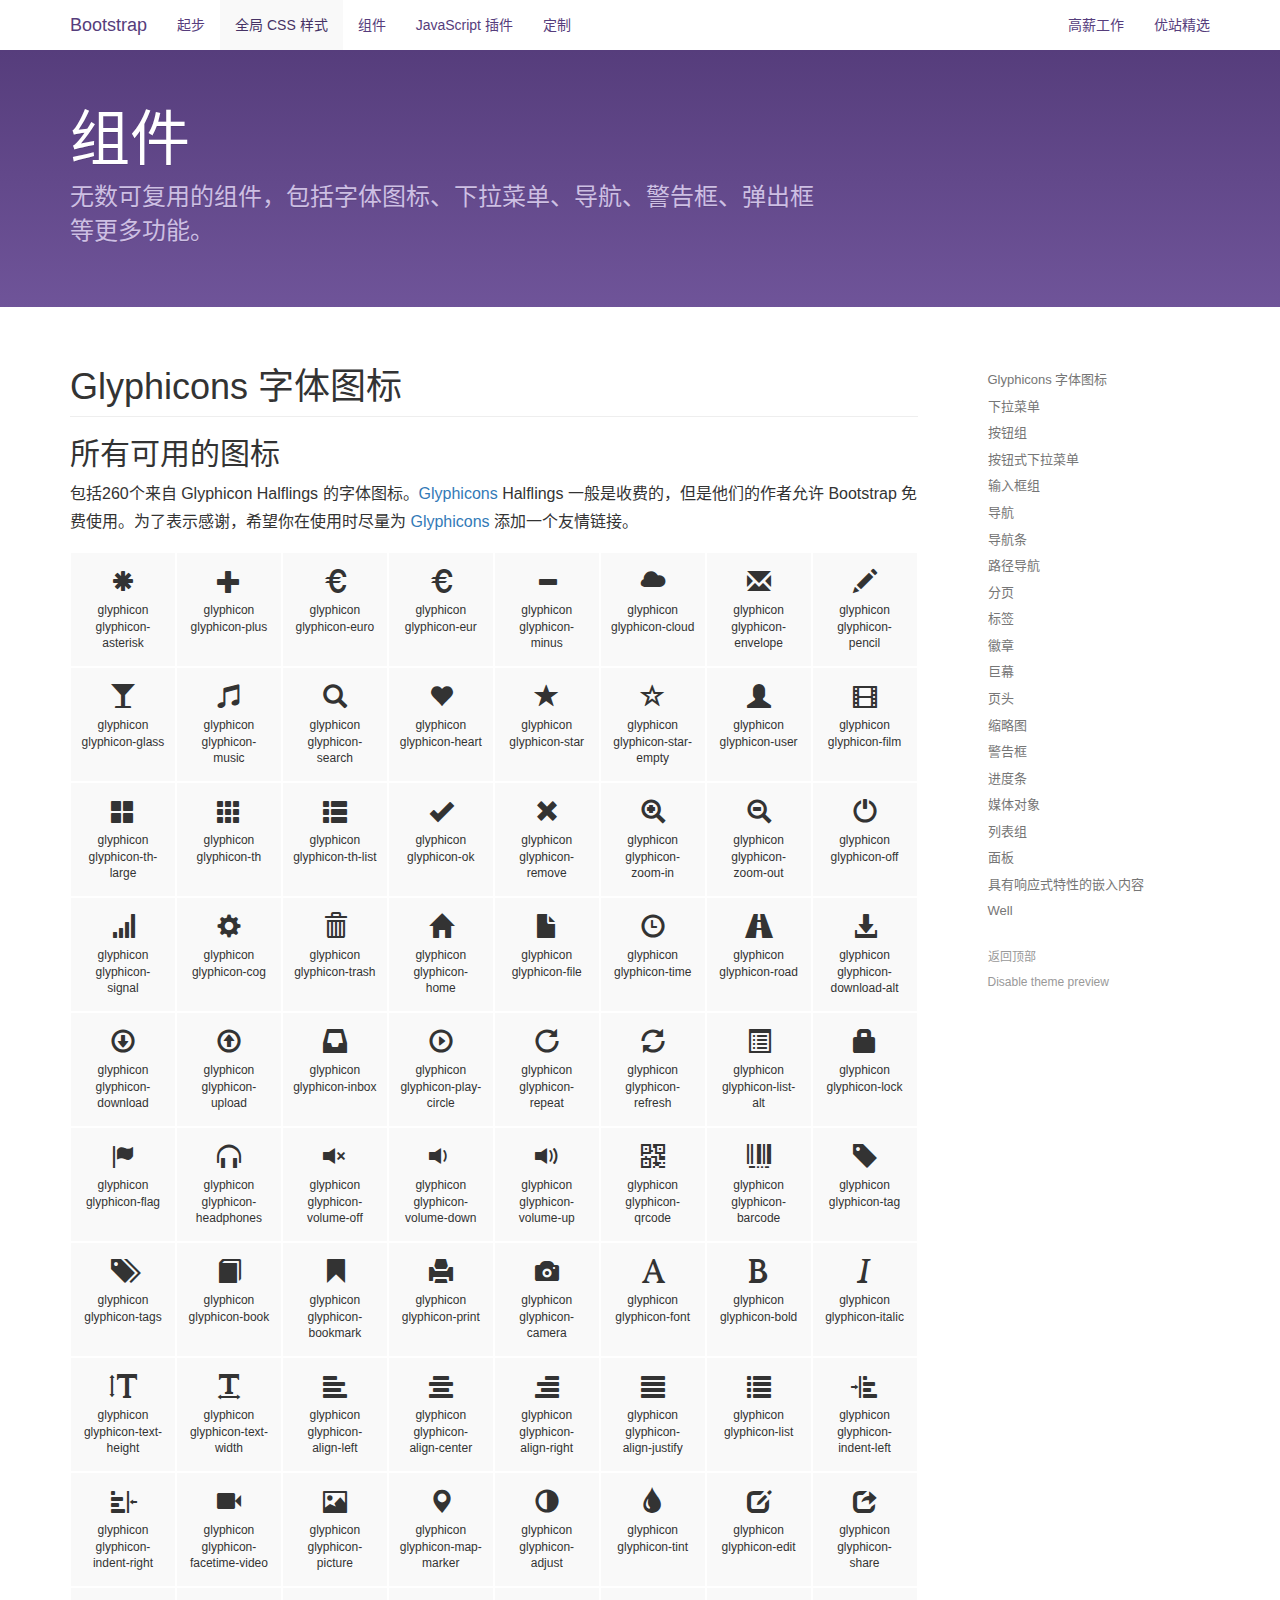
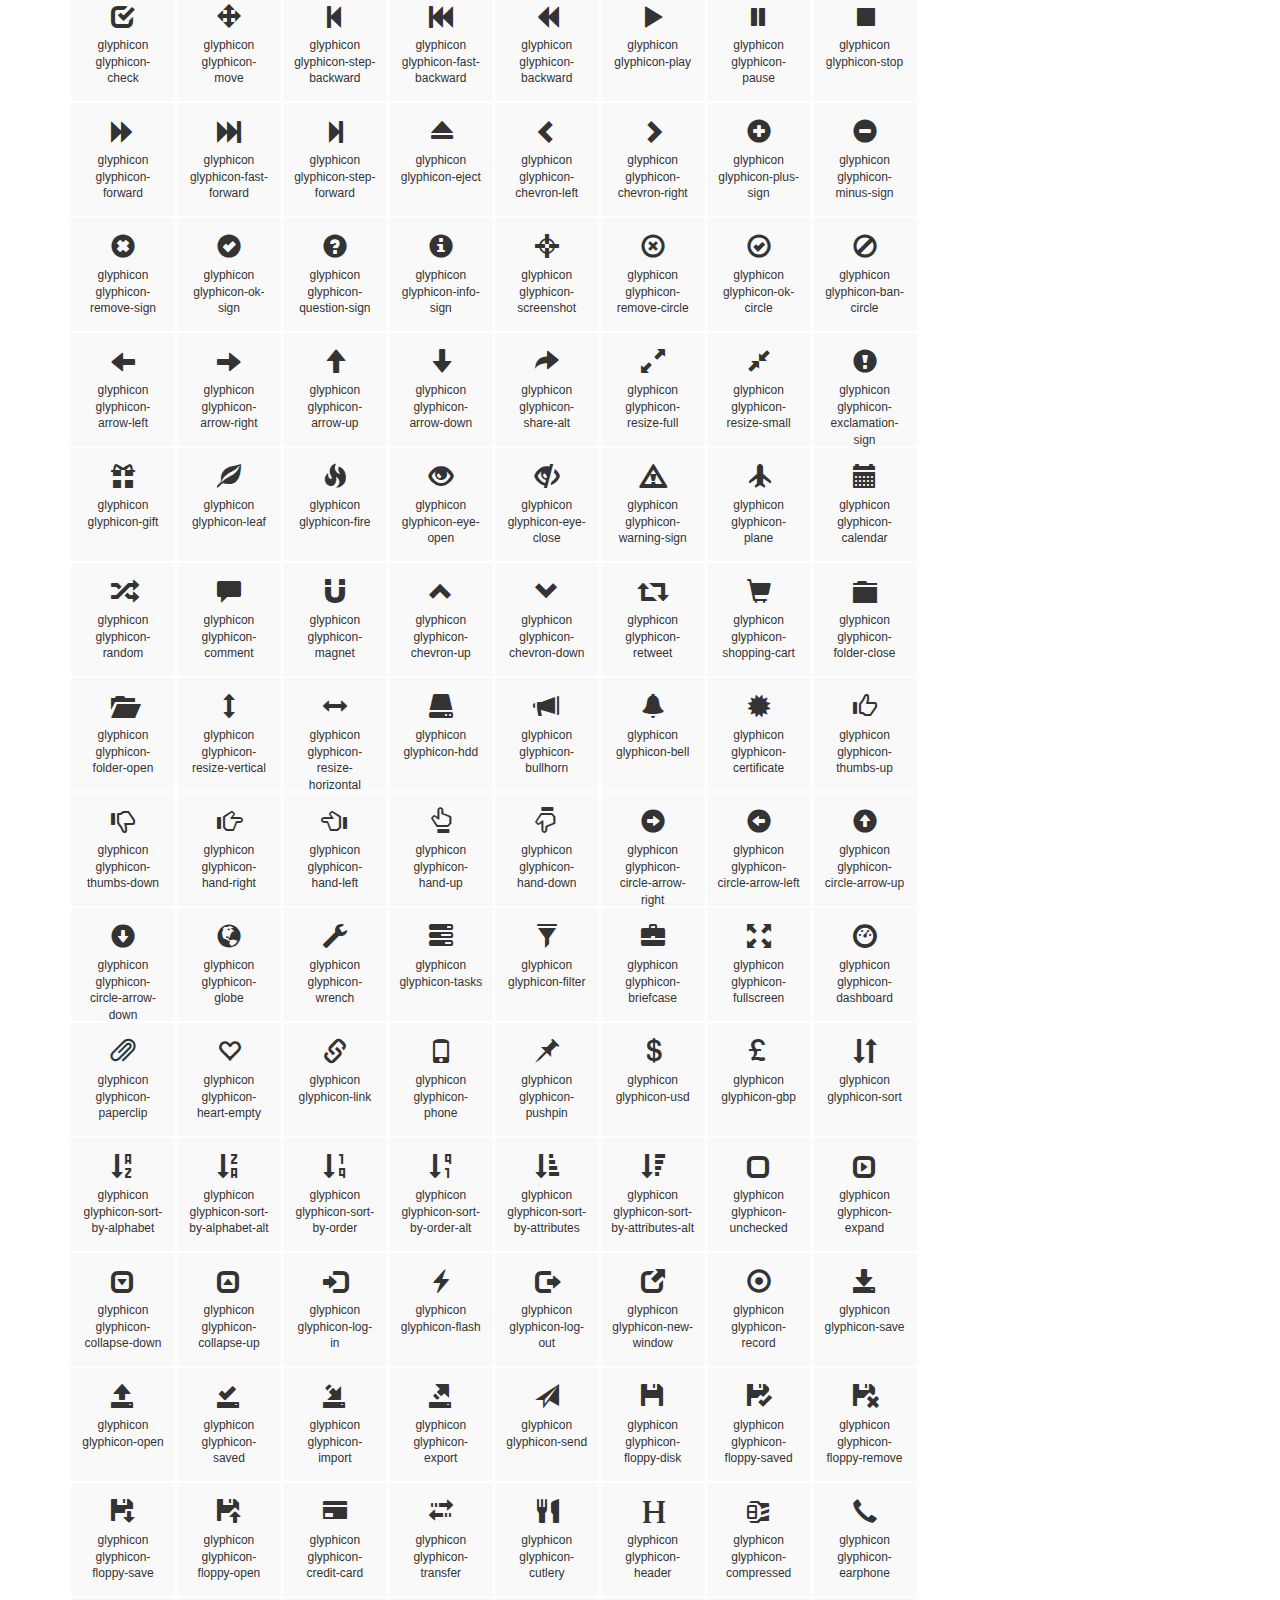
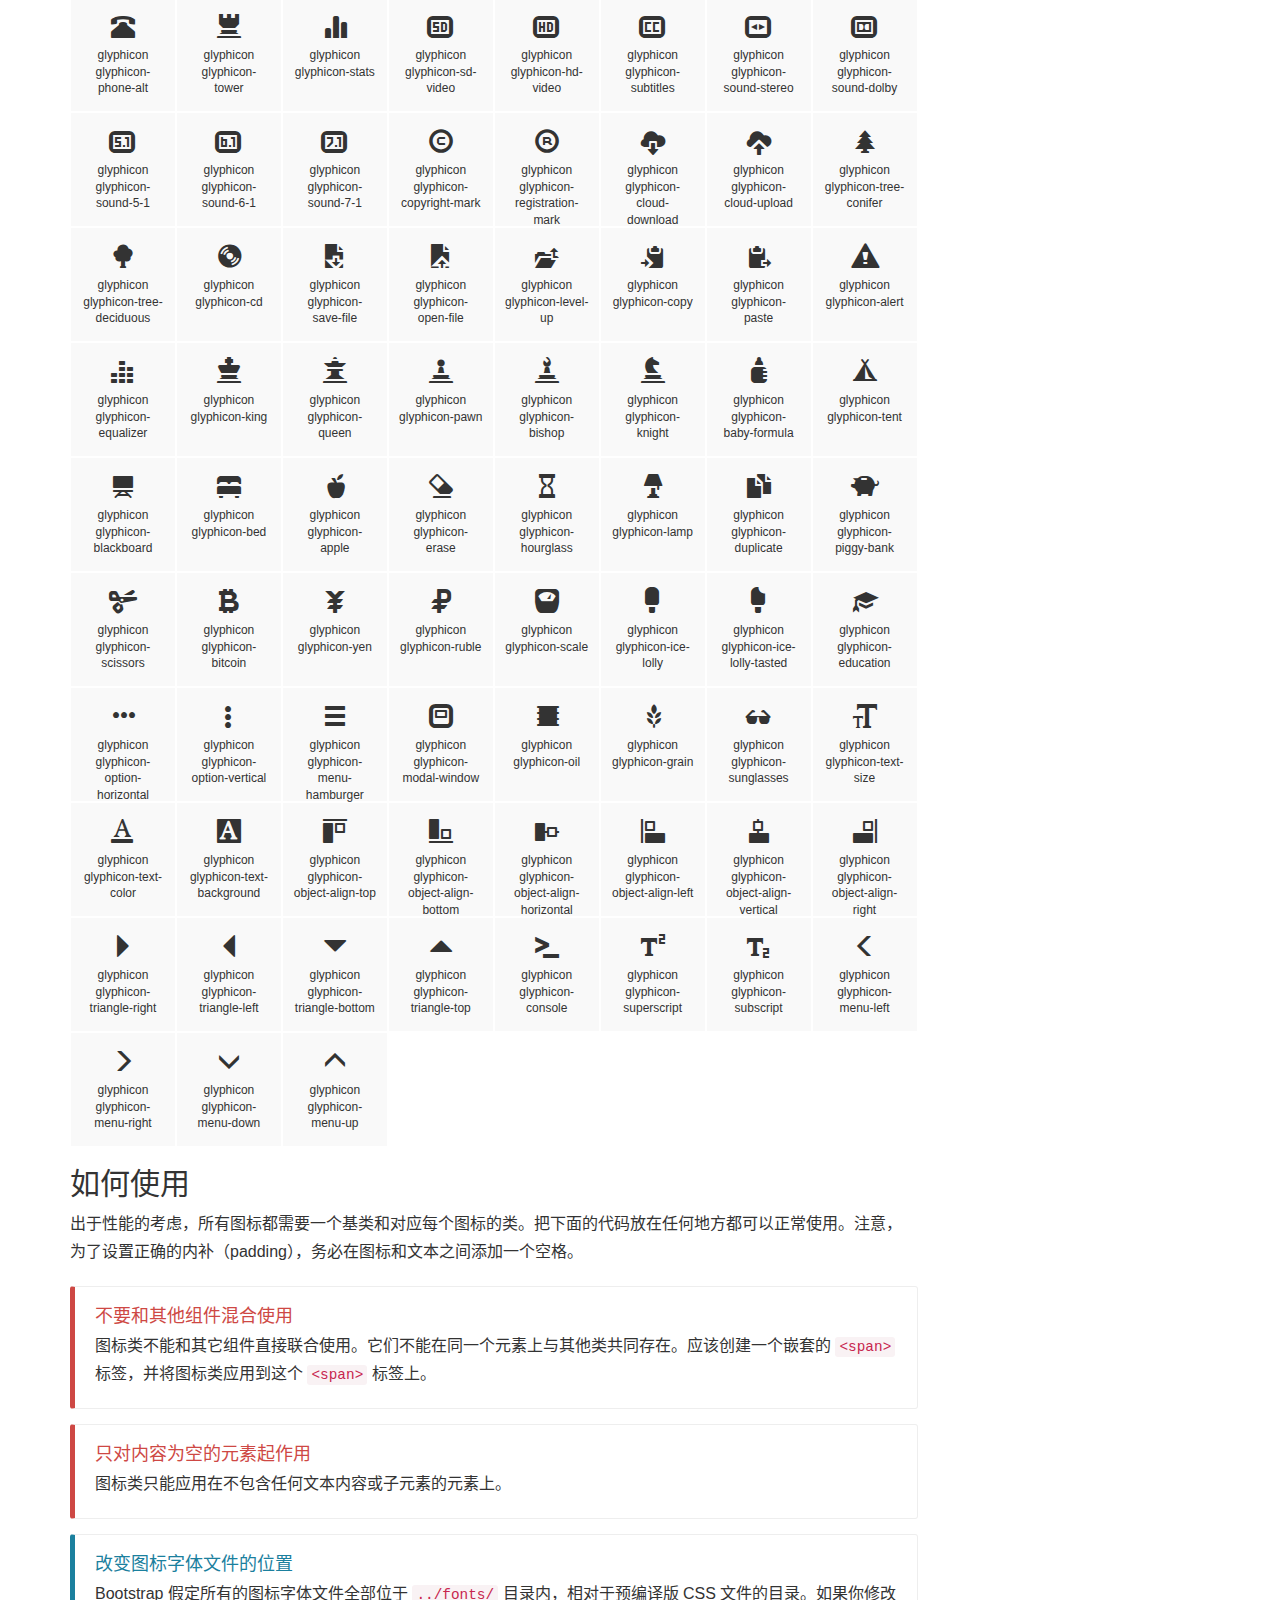
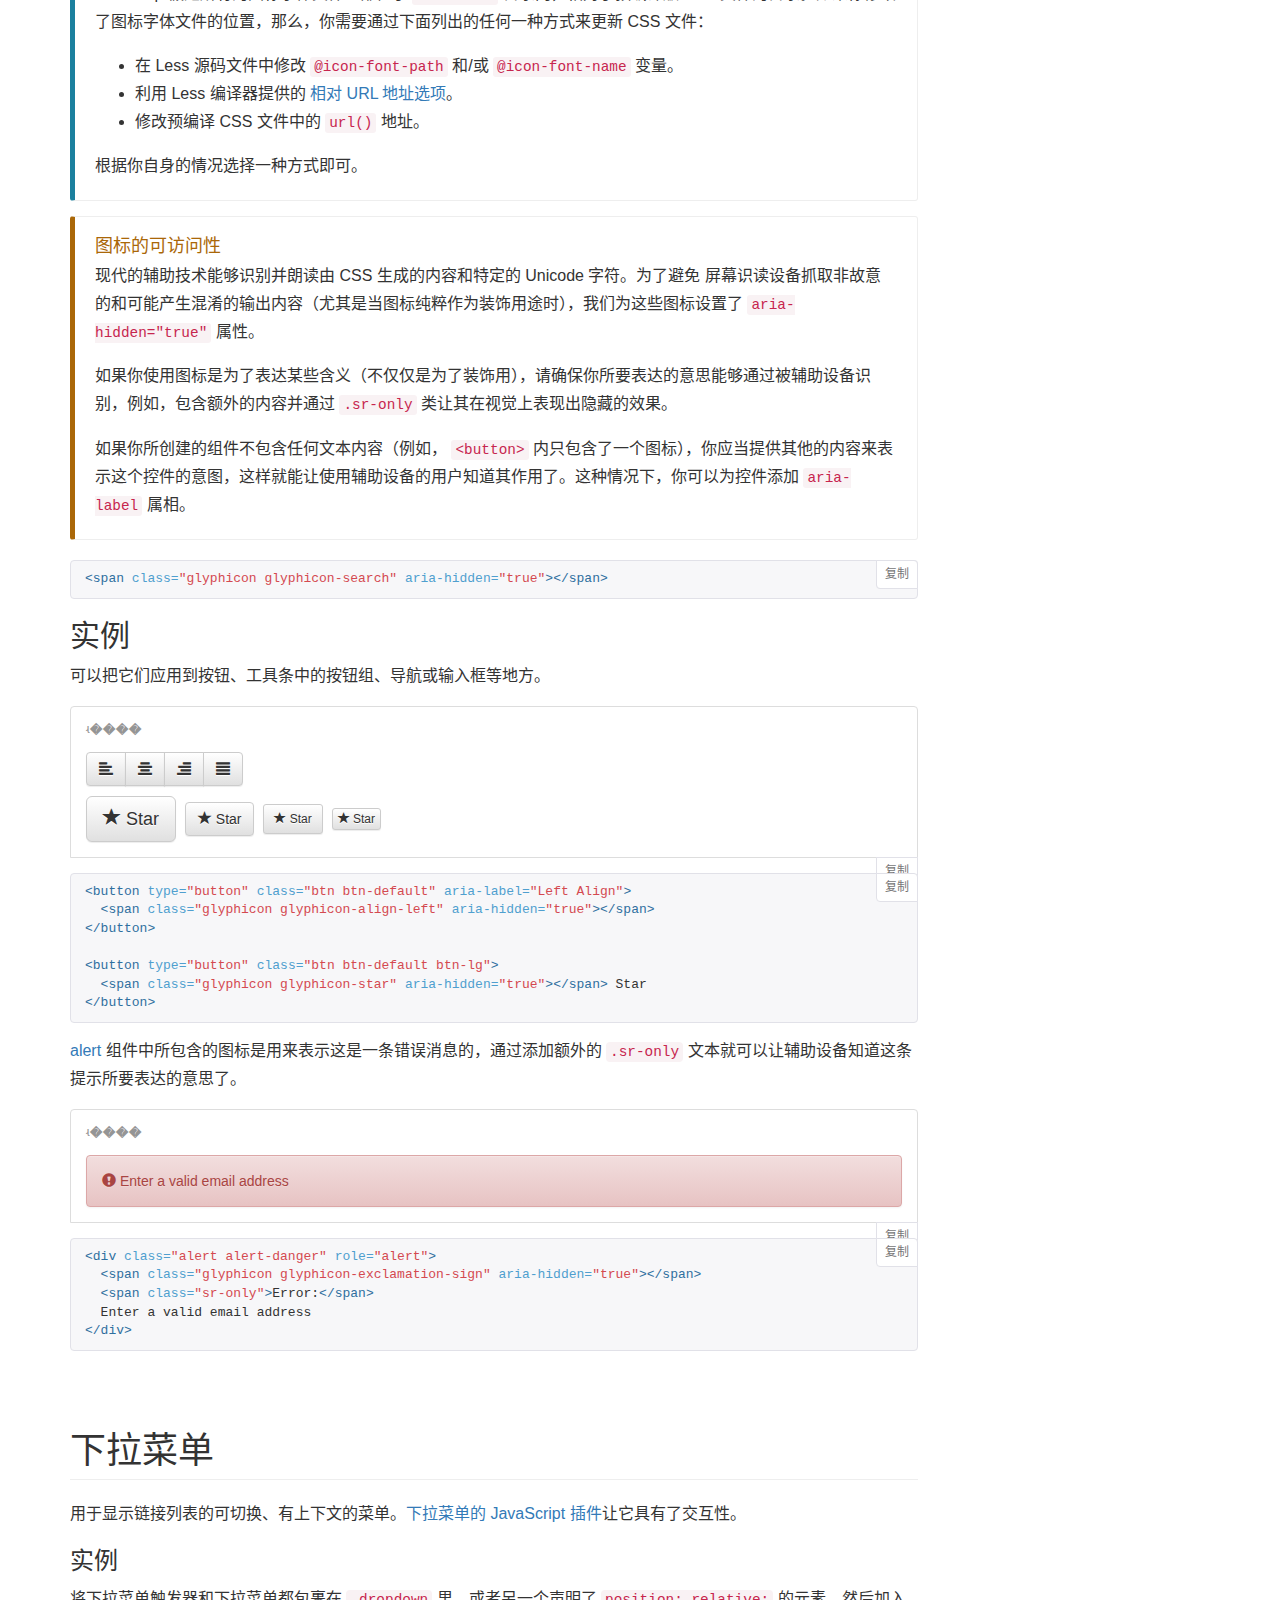
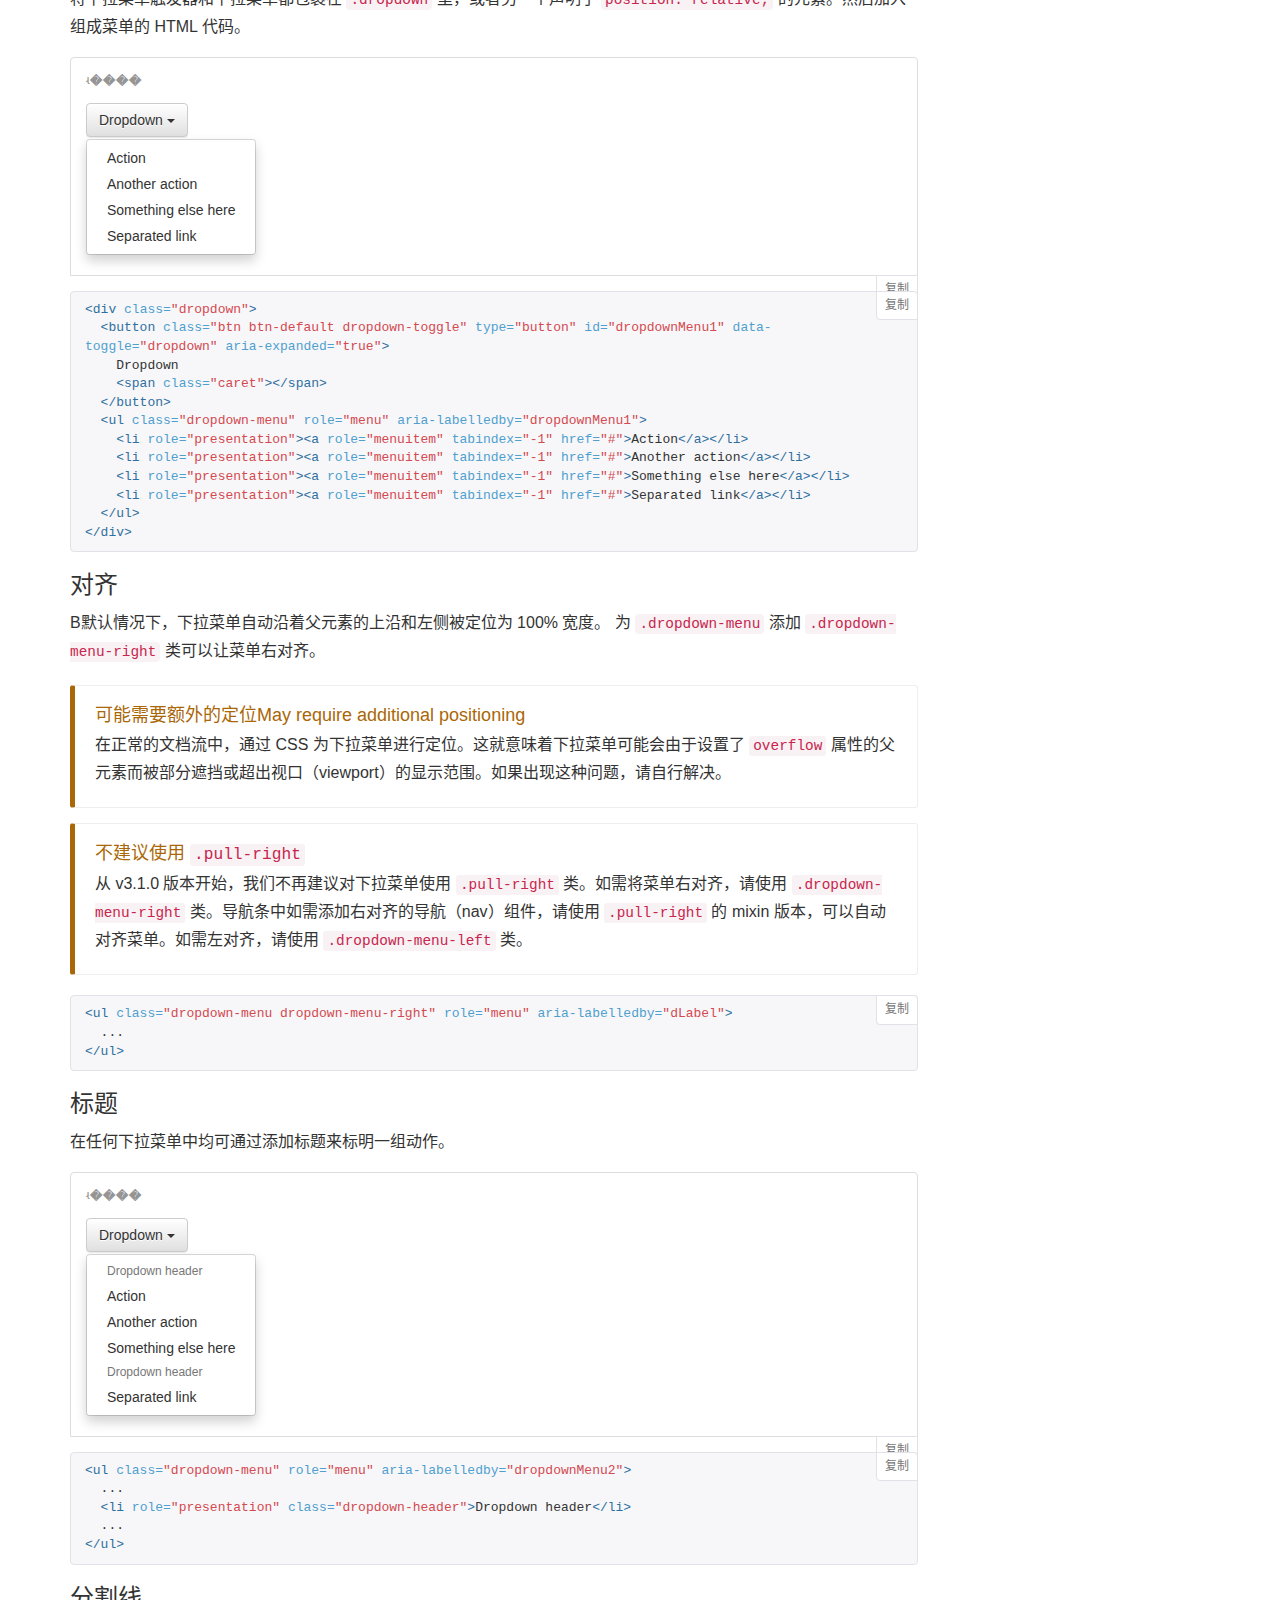
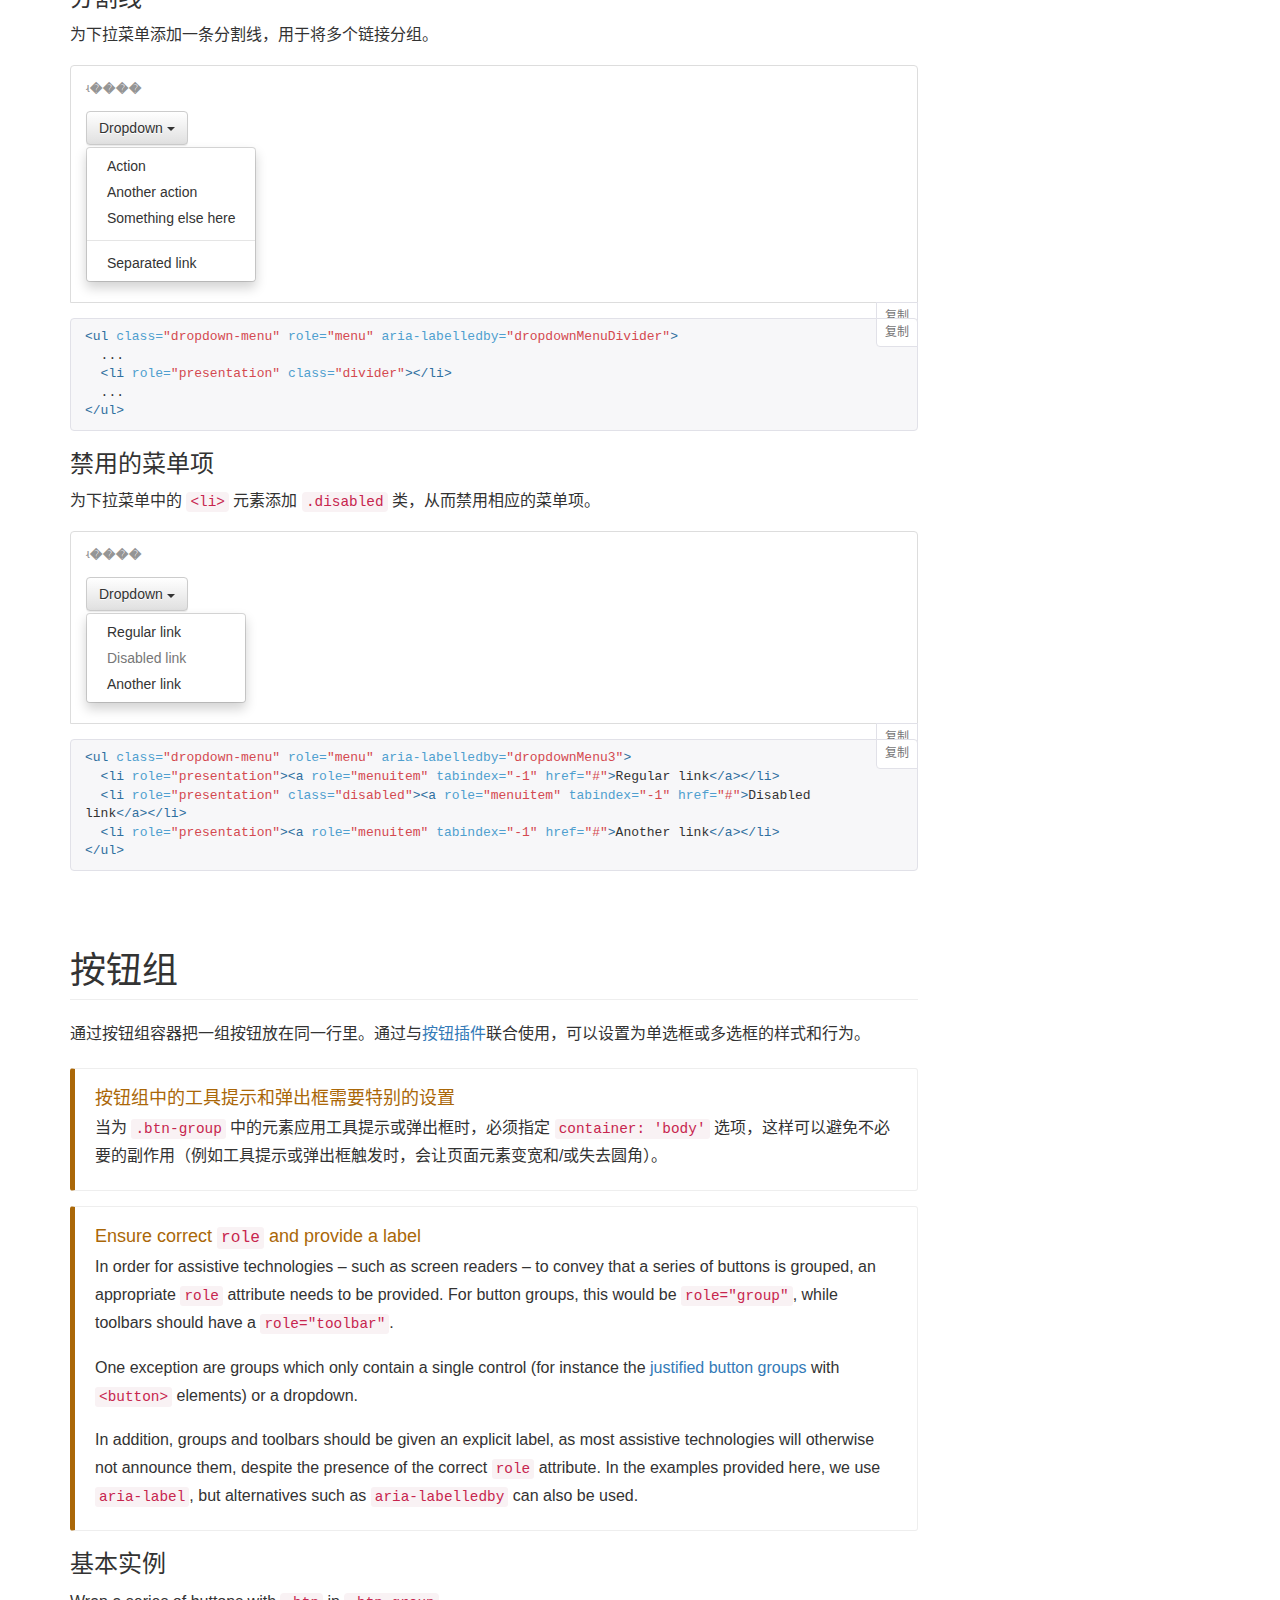
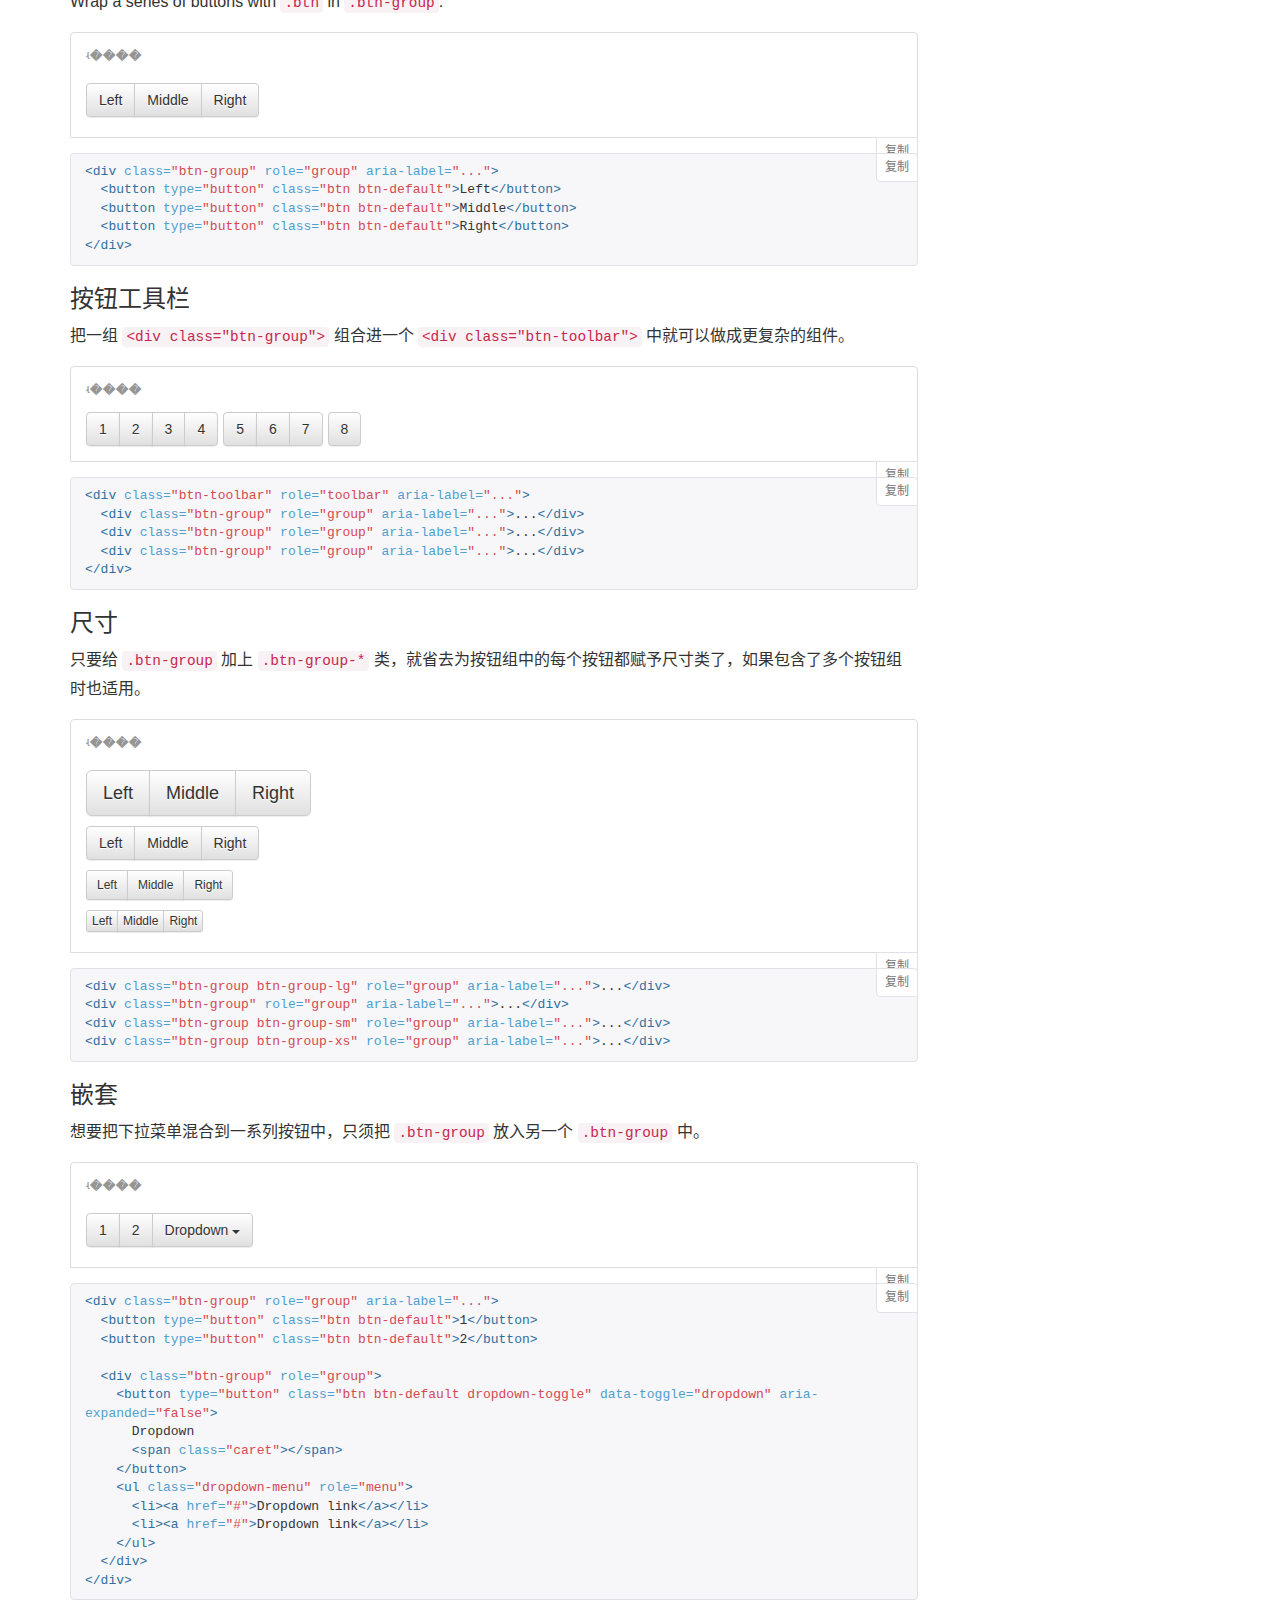
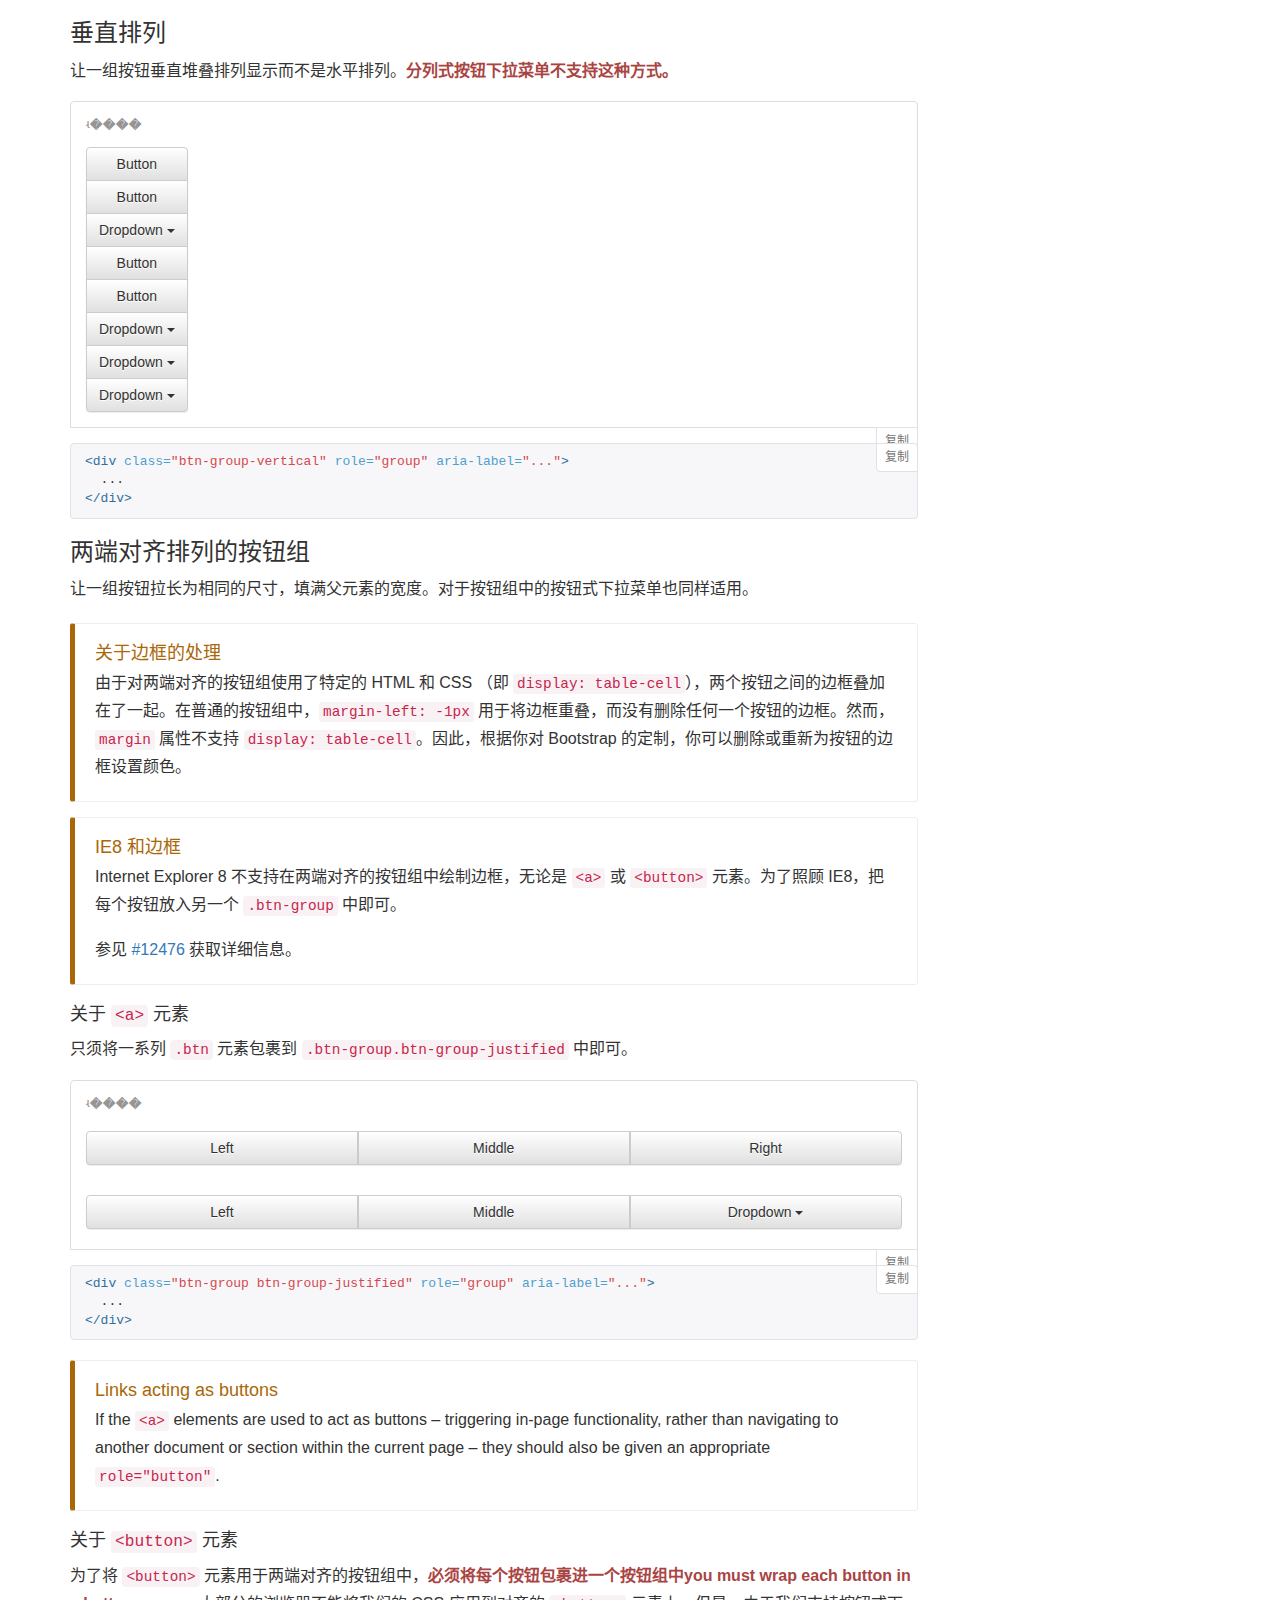
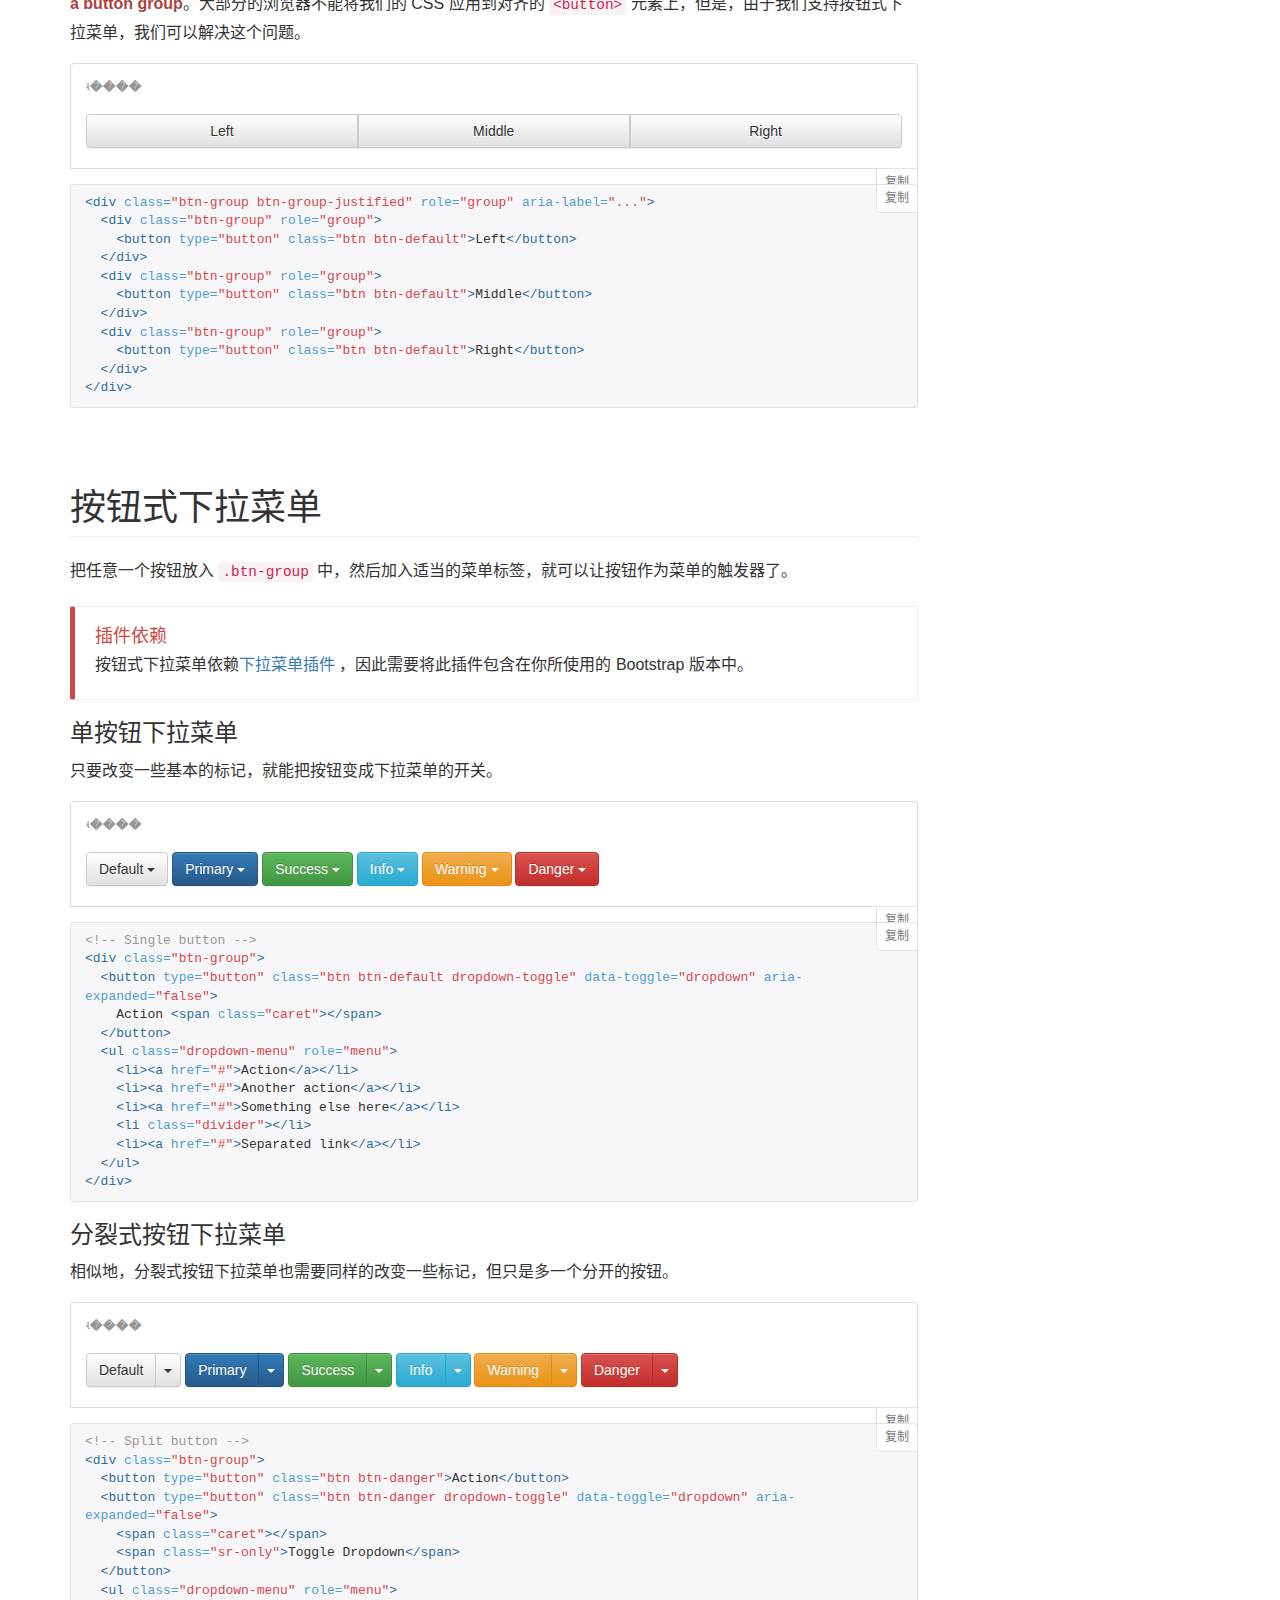
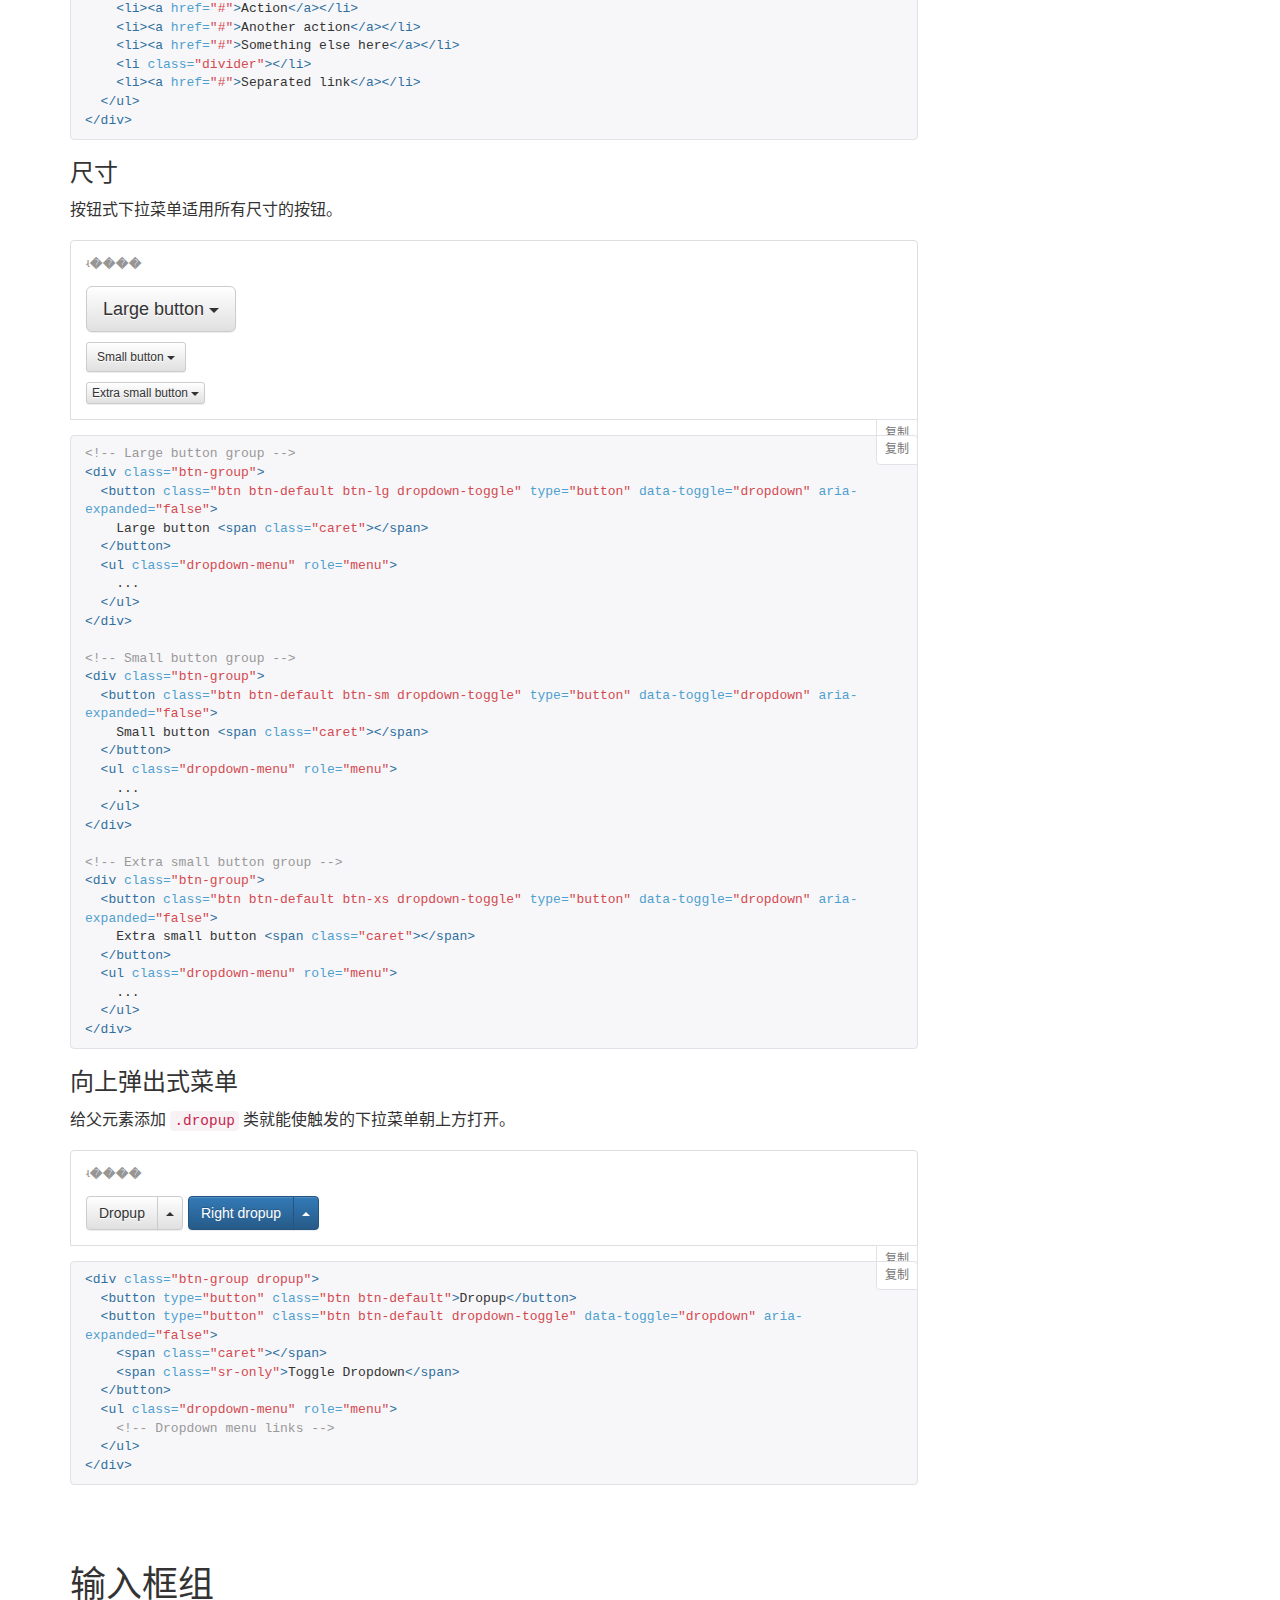
<file: js/bootstrap3.2.2/组件 · Bootstrap 中文文档.htm>
<!DOCTYPE html>
<!-- saved from url=(0033)组件 · Bootstrap 中文文档.htm -->
<html lang="zh-cn"><head><meta http-equiv="Content-Type" content="text/html; charset=UTF-8">
    <!-- Meta, title, CSS, favicons, etc. -->
    <meta charset="utf-8">
<meta http-equiv="X-UA-Compatible" content="IE=edge">
<meta name="viewport" content="width=device-width, initial-scale=1">
<meta name="description" content="Bootstrap - 简洁、直观、强悍、移动设备优先的前端开发框架，让web开发更迅速、简单。">
<meta name="keywords" content="HTML, CSS, JS, JavaScript, framework, bootstrap, front-end, frontend, web development">
<meta name="author" content="Mark Otto, Jacob Thornton, and Bootstrap contributors">
<meta name="author" content="王赛 &lt;wangsai@bootcss.com&gt;">

<title>
  
    组件 · Bootstrap 中文文档
  
</title>

<!-- Bootstrap core CSS -->
<link href="./css/bootstrap.min.css" rel="stylesheet">

  <!-- Optional Bootstrap Theme -->
  <link href="./css/bootstrap-theme.min.css" data-href="./css/bootstrap-theme.min.css" rel="stylesheet" id="bs-theme-stylesheet">

<link href="./css/patch.css" rel="stylesheet">

<!-- Documentation extras -->
<link href="./css/docs.min.css" rel="stylesheet">
<!--[if lt IE 9]><script src="../assets/js/ie8-responsive-file-warning.js"></script><![endif]-->
<script src="./组件 · Bootstrap 中文文档_files/ie-emulation-modes-warning.js"></script>

<!-- HTML5 shim and Respond.js for IE8 support of HTML5 elements and media queries -->
<!--[if lt IE 9]>
  <script src="http://cdn.bootcss.com/html5shiv/3.7.2/html5shiv.min.js"></script>
  <script src="http://cdn.bootcss.com/respond.js/1.4.2/respond.min.js"></script>
<![endif]-->

<!-- Favicons -->
<link rel="apple-touch-icon" href="http://v3.bootcss.com/apple-touch-icon.png">
<link rel="icon" href="http://v3.bootcss.com/favicon.ico">
<script>
  var _hmt = _hmt || [];
</script>
  </head>
  <body>
    <a id="skippy" class="sr-only sr-only-focusable" href="组件 · Bootstrap 中文文档.htm#content"><div class="container"><span class="skiplink-text">Skip to main content</span></div></a>

    <!-- Docs master nav -->
    <header class="navbar navbar-static-top bs-docs-nav" id="top" role="banner">
  <div class="container">
    <div class="navbar-header">
      <button class="navbar-toggle collapsed" type="button" data-toggle="collapse" data-target=".bs-navbar-collapse">
        <span class="sr-only">Toggle navigation</span>
        <span class="icon-bar"></span>
        <span class="icon-bar"></span>
        <span class="icon-bar"></span>
      </button>
      <a href="http://v3.bootcss.com/" class="navbar-brand">Bootstrap</a>
    </div>
    <nav class="collapse navbar-collapse bs-navbar-collapse">
      <ul class="nav navbar-nav">
        <li>
          <a href="起步 · Bootstrap 中文文档.htm">起步</a>
        </li>
        <li class="active">
          <a href="全局 CSS 样式 · Bootstrap 中文文档.htm">全局 CSS 样式</a>
        </li>
        <li>
          <a href="组件 · Bootstrap 中文文档.htm">组件</a>
        </li>
        <li>
          <a href="JavaScript 插件 · Bootstrap 中文文档.htm">JavaScript 插件</a>
        </li>
        <li>
          <a href="定制并下载 Bootstrap · Bootstrap 中文文档.htm">定制</a>
        </li>
      </ul>
      <ul class="nav navbar-nav navbar-right">
        <li><a href="http://job.bootcss.com/" onclick="_hmt.push([&#39;_trackEvent&#39;, &#39;docv3-navbar&#39;, &#39;click&#39;, &#39;doc-home-navbar-job&#39;])" target="_blank">高薪工作</a></li>
        <li><a href="http://expo.bootcss.com/" onclick="_hmt.push([&#39;_trackEvent&#39;, &#39;docv3-navbar&#39;, &#39;click&#39;, &#39;doc-home-navbar-expo&#39;])" target="_blank">优站精选</a></li>
      </ul>
    </nav>
  </div>
</header>


    <!-- Docs page layout -->
    <div class="bs-docs-header" id="content">
      <div class="container">
        <h1>组件</h1>
        <p>无数可复用的组件，包括字体图标、下拉菜单、导航、警告框、弹出框等更多功能。</p>
      </div>
    </div>

    <div class="container bs-docs-container">

      <div class="row">
        <div class="col-md-9" role="main">
          <div class="bs-docs-section">
  <h1 id="glyphicons" class="page-header">Glyphicons 字体图标</h1>

  <h2 id="glyphicons-glyphs">所有可用的图标</h2>
  <p>包括260个来自 Glyphicon Halflings 的字体图标。<a href="http://glyphicons.com/">Glyphicons</a> Halflings 一般是收费的，但是他们的作者允许 Bootstrap 免费使用。为了表示感谢，希望你在使用时尽量为 <a href="http://glyphicons.com/">Glyphicons</a> 添加一个友情链接。</p>
  <div class="bs-glyphicons">
    <ul class="bs-glyphicons-list">
      
        <li>
          <span class="glyphicon glyphicon-asterisk" aria-hidden="true"></span>
          <span class="glyphicon-class">glyphicon glyphicon-asterisk</span>
        </li>
      
        <li>
          <span class="glyphicon glyphicon-plus" aria-hidden="true"></span>
          <span class="glyphicon-class">glyphicon glyphicon-plus</span>
        </li>
      
        <li>
          <span class="glyphicon glyphicon-euro" aria-hidden="true"></span>
          <span class="glyphicon-class">glyphicon glyphicon-euro</span>
        </li>
      
        <li>
          <span class="glyphicon glyphicon-eur" aria-hidden="true"></span>
          <span class="glyphicon-class">glyphicon glyphicon-eur</span>
        </li>
      
        <li>
          <span class="glyphicon glyphicon-minus" aria-hidden="true"></span>
          <span class="glyphicon-class">glyphicon glyphicon-minus</span>
        </li>
      
        <li>
          <span class="glyphicon glyphicon-cloud" aria-hidden="true"></span>
          <span class="glyphicon-class">glyphicon glyphicon-cloud</span>
        </li>
      
        <li>
          <span class="glyphicon glyphicon-envelope" aria-hidden="true"></span>
          <span class="glyphicon-class">glyphicon glyphicon-envelope</span>
        </li>
      
        <li>
          <span class="glyphicon glyphicon-pencil" aria-hidden="true"></span>
          <span class="glyphicon-class">glyphicon glyphicon-pencil</span>
        </li>
      
        <li>
          <span class="glyphicon glyphicon-glass" aria-hidden="true"></span>
          <span class="glyphicon-class">glyphicon glyphicon-glass</span>
        </li>
      
        <li>
          <span class="glyphicon glyphicon-music" aria-hidden="true"></span>
          <span class="glyphicon-class">glyphicon glyphicon-music</span>
        </li>
      
        <li>
          <span class="glyphicon glyphicon-search" aria-hidden="true"></span>
          <span class="glyphicon-class">glyphicon glyphicon-search</span>
        </li>
      
        <li>
          <span class="glyphicon glyphicon-heart" aria-hidden="true"></span>
          <span class="glyphicon-class">glyphicon glyphicon-heart</span>
        </li>
      
        <li>
          <span class="glyphicon glyphicon-star" aria-hidden="true"></span>
          <span class="glyphicon-class">glyphicon glyphicon-star</span>
        </li>
      
        <li>
          <span class="glyphicon glyphicon-star-empty" aria-hidden="true"></span>
          <span class="glyphicon-class">glyphicon glyphicon-star-empty</span>
        </li>
      
        <li>
          <span class="glyphicon glyphicon-user" aria-hidden="true"></span>
          <span class="glyphicon-class">glyphicon glyphicon-user</span>
        </li>
      
        <li>
          <span class="glyphicon glyphicon-film" aria-hidden="true"></span>
          <span class="glyphicon-class">glyphicon glyphicon-film</span>
        </li>
      
        <li>
          <span class="glyphicon glyphicon-th-large" aria-hidden="true"></span>
          <span class="glyphicon-class">glyphicon glyphicon-th-large</span>
        </li>
      
        <li>
          <span class="glyphicon glyphicon-th" aria-hidden="true"></span>
          <span class="glyphicon-class">glyphicon glyphicon-th</span>
        </li>
      
        <li>
          <span class="glyphicon glyphicon-th-list" aria-hidden="true"></span>
          <span class="glyphicon-class">glyphicon glyphicon-th-list</span>
        </li>
      
        <li>
          <span class="glyphicon glyphicon-ok" aria-hidden="true"></span>
          <span class="glyphicon-class">glyphicon glyphicon-ok</span>
        </li>
      
        <li>
          <span class="glyphicon glyphicon-remove" aria-hidden="true"></span>
          <span class="glyphicon-class">glyphicon glyphicon-remove</span>
        </li>
      
        <li>
          <span class="glyphicon glyphicon-zoom-in" aria-hidden="true"></span>
          <span class="glyphicon-class">glyphicon glyphicon-zoom-in</span>
        </li>
      
        <li>
          <span class="glyphicon glyphicon-zoom-out" aria-hidden="true"></span>
          <span class="glyphicon-class">glyphicon glyphicon-zoom-out</span>
        </li>
      
        <li>
          <span class="glyphicon glyphicon-off" aria-hidden="true"></span>
          <span class="glyphicon-class">glyphicon glyphicon-off</span>
        </li>
      
        <li>
          <span class="glyphicon glyphicon-signal" aria-hidden="true"></span>
          <span class="glyphicon-class">glyphicon glyphicon-signal</span>
        </li>
      
        <li>
          <span class="glyphicon glyphicon-cog" aria-hidden="true"></span>
          <span class="glyphicon-class">glyphicon glyphicon-cog</span>
        </li>
      
        <li>
          <span class="glyphicon glyphicon-trash" aria-hidden="true"></span>
          <span class="glyphicon-class">glyphicon glyphicon-trash</span>
        </li>
      
        <li>
          <span class="glyphicon glyphicon-home" aria-hidden="true"></span>
          <span class="glyphicon-class">glyphicon glyphicon-home</span>
        </li>
      
        <li>
          <span class="glyphicon glyphicon-file" aria-hidden="true"></span>
          <span class="glyphicon-class">glyphicon glyphicon-file</span>
        </li>
      
        <li>
          <span class="glyphicon glyphicon-time" aria-hidden="true"></span>
          <span class="glyphicon-class">glyphicon glyphicon-time</span>
        </li>
      
        <li>
          <span class="glyphicon glyphicon-road" aria-hidden="true"></span>
          <span class="glyphicon-class">glyphicon glyphicon-road</span>
        </li>
      
        <li>
          <span class="glyphicon glyphicon-download-alt" aria-hidden="true"></span>
          <span class="glyphicon-class">glyphicon glyphicon-download-alt</span>
        </li>
      
        <li>
          <span class="glyphicon glyphicon-download" aria-hidden="true"></span>
          <span class="glyphicon-class">glyphicon glyphicon-download</span>
        </li>
      
        <li>
          <span class="glyphicon glyphicon-upload" aria-hidden="true"></span>
          <span class="glyphicon-class">glyphicon glyphicon-upload</span>
        </li>
      
        <li>
          <span class="glyphicon glyphicon-inbox" aria-hidden="true"></span>
          <span class="glyphicon-class">glyphicon glyphicon-inbox</span>
        </li>
      
        <li>
          <span class="glyphicon glyphicon-play-circle" aria-hidden="true"></span>
          <span class="glyphicon-class">glyphicon glyphicon-play-circle</span>
        </li>
      
        <li>
          <span class="glyphicon glyphicon-repeat" aria-hidden="true"></span>
          <span class="glyphicon-class">glyphicon glyphicon-repeat</span>
        </li>
      
        <li>
          <span class="glyphicon glyphicon-refresh" aria-hidden="true"></span>
          <span class="glyphicon-class">glyphicon glyphicon-refresh</span>
        </li>
      
        <li>
          <span class="glyphicon glyphicon-list-alt" aria-hidden="true"></span>
          <span class="glyphicon-class">glyphicon glyphicon-list-alt</span>
        </li>
      
        <li>
          <span class="glyphicon glyphicon-lock" aria-hidden="true"></span>
          <span class="glyphicon-class">glyphicon glyphicon-lock</span>
        </li>
      
        <li>
          <span class="glyphicon glyphicon-flag" aria-hidden="true"></span>
          <span class="glyphicon-class">glyphicon glyphicon-flag</span>
        </li>
      
        <li>
          <span class="glyphicon glyphicon-headphones" aria-hidden="true"></span>
          <span class="glyphicon-class">glyphicon glyphicon-headphones</span>
        </li>
      
        <li>
          <span class="glyphicon glyphicon-volume-off" aria-hidden="true"></span>
          <span class="glyphicon-class">glyphicon glyphicon-volume-off</span>
        </li>
      
        <li>
          <span class="glyphicon glyphicon-volume-down" aria-hidden="true"></span>
          <span class="glyphicon-class">glyphicon glyphicon-volume-down</span>
        </li>
      
        <li>
          <span class="glyphicon glyphicon-volume-up" aria-hidden="true"></span>
          <span class="glyphicon-class">glyphicon glyphicon-volume-up</span>
        </li>
      
        <li>
          <span class="glyphicon glyphicon-qrcode" aria-hidden="true"></span>
          <span class="glyphicon-class">glyphicon glyphicon-qrcode</span>
        </li>
      
        <li>
          <span class="glyphicon glyphicon-barcode" aria-hidden="true"></span>
          <span class="glyphicon-class">glyphicon glyphicon-barcode</span>
        </li>
      
        <li>
          <span class="glyphicon glyphicon-tag" aria-hidden="true"></span>
          <span class="glyphicon-class">glyphicon glyphicon-tag</span>
        </li>
      
        <li>
          <span class="glyphicon glyphicon-tags" aria-hidden="true"></span>
          <span class="glyphicon-class">glyphicon glyphicon-tags</span>
        </li>
      
        <li>
          <span class="glyphicon glyphicon-book" aria-hidden="true"></span>
          <span class="glyphicon-class">glyphicon glyphicon-book</span>
        </li>
      
        <li>
          <span class="glyphicon glyphicon-bookmark" aria-hidden="true"></span>
          <span class="glyphicon-class">glyphicon glyphicon-bookmark</span>
        </li>
      
        <li>
          <span class="glyphicon glyphicon-print" aria-hidden="true"></span>
          <span class="glyphicon-class">glyphicon glyphicon-print</span>
        </li>
      
        <li>
          <span class="glyphicon glyphicon-camera" aria-hidden="true"></span>
          <span class="glyphicon-class">glyphicon glyphicon-camera</span>
        </li>
      
        <li>
          <span class="glyphicon glyphicon-font" aria-hidden="true"></span>
          <span class="glyphicon-class">glyphicon glyphicon-font</span>
        </li>
      
        <li>
          <span class="glyphicon glyphicon-bold" aria-hidden="true"></span>
          <span class="glyphicon-class">glyphicon glyphicon-bold</span>
        </li>
      
        <li>
          <span class="glyphicon glyphicon-italic" aria-hidden="true"></span>
          <span class="glyphicon-class">glyphicon glyphicon-italic</span>
        </li>
      
        <li>
          <span class="glyphicon glyphicon-text-height" aria-hidden="true"></span>
          <span class="glyphicon-class">glyphicon glyphicon-text-height</span>
        </li>
      
        <li>
          <span class="glyphicon glyphicon-text-width" aria-hidden="true"></span>
          <span class="glyphicon-class">glyphicon glyphicon-text-width</span>
        </li>
      
        <li>
          <span class="glyphicon glyphicon-align-left" aria-hidden="true"></span>
          <span class="glyphicon-class">glyphicon glyphicon-align-left</span>
        </li>
      
        <li>
          <span class="glyphicon glyphicon-align-center" aria-hidden="true"></span>
          <span class="glyphicon-class">glyphicon glyphicon-align-center</span>
        </li>
      
        <li>
          <span class="glyphicon glyphicon-align-right" aria-hidden="true"></span>
          <span class="glyphicon-class">glyphicon glyphicon-align-right</span>
        </li>
      
        <li>
          <span class="glyphicon glyphicon-align-justify" aria-hidden="true"></span>
          <span class="glyphicon-class">glyphicon glyphicon-align-justify</span>
        </li>
      
        <li>
          <span class="glyphicon glyphicon-list" aria-hidden="true"></span>
          <span class="glyphicon-class">glyphicon glyphicon-list</span>
        </li>
      
        <li>
          <span class="glyphicon glyphicon-indent-left" aria-hidden="true"></span>
          <span class="glyphicon-class">glyphicon glyphicon-indent-left</span>
        </li>
      
        <li>
          <span class="glyphicon glyphicon-indent-right" aria-hidden="true"></span>
          <span class="glyphicon-class">glyphicon glyphicon-indent-right</span>
        </li>
      
        <li>
          <span class="glyphicon glyphicon-facetime-video" aria-hidden="true"></span>
          <span class="glyphicon-class">glyphicon glyphicon-facetime-video</span>
        </li>
      
        <li>
          <span class="glyphicon glyphicon-picture" aria-hidden="true"></span>
          <span class="glyphicon-class">glyphicon glyphicon-picture</span>
        </li>
      
        <li>
          <span class="glyphicon glyphicon-map-marker" aria-hidden="true"></span>
          <span class="glyphicon-class">glyphicon glyphicon-map-marker</span>
        </li>
      
        <li>
          <span class="glyphicon glyphicon-adjust" aria-hidden="true"></span>
          <span class="glyphicon-class">glyphicon glyphicon-adjust</span>
        </li>
      
        <li>
          <span class="glyphicon glyphicon-tint" aria-hidden="true"></span>
          <span class="glyphicon-class">glyphicon glyphicon-tint</span>
        </li>
      
        <li>
          <span class="glyphicon glyphicon-edit" aria-hidden="true"></span>
          <span class="glyphicon-class">glyphicon glyphicon-edit</span>
        </li>
      
        <li>
          <span class="glyphicon glyphicon-share" aria-hidden="true"></span>
          <span class="glyphicon-class">glyphicon glyphicon-share</span>
        </li>
      
        <li>
          <span class="glyphicon glyphicon-check" aria-hidden="true"></span>
          <span class="glyphicon-class">glyphicon glyphicon-check</span>
        </li>
      
        <li>
          <span class="glyphicon glyphicon-move" aria-hidden="true"></span>
          <span class="glyphicon-class">glyphicon glyphicon-move</span>
        </li>
      
        <li>
          <span class="glyphicon glyphicon-step-backward" aria-hidden="true"></span>
          <span class="glyphicon-class">glyphicon glyphicon-step-backward</span>
        </li>
      
        <li>
          <span class="glyphicon glyphicon-fast-backward" aria-hidden="true"></span>
          <span class="glyphicon-class">glyphicon glyphicon-fast-backward</span>
        </li>
      
        <li>
          <span class="glyphicon glyphicon-backward" aria-hidden="true"></span>
          <span class="glyphicon-class">glyphicon glyphicon-backward</span>
        </li>
      
        <li>
          <span class="glyphicon glyphicon-play" aria-hidden="true"></span>
          <span class="glyphicon-class">glyphicon glyphicon-play</span>
        </li>
      
        <li>
          <span class="glyphicon glyphicon-pause" aria-hidden="true"></span>
          <span class="glyphicon-class">glyphicon glyphicon-pause</span>
        </li>
      
        <li>
          <span class="glyphicon glyphicon-stop" aria-hidden="true"></span>
          <span class="glyphicon-class">glyphicon glyphicon-stop</span>
        </li>
      
        <li>
          <span class="glyphicon glyphicon-forward" aria-hidden="true"></span>
          <span class="glyphicon-class">glyphicon glyphicon-forward</span>
        </li>
      
        <li>
          <span class="glyphicon glyphicon-fast-forward" aria-hidden="true"></span>
          <span class="glyphicon-class">glyphicon glyphicon-fast-forward</span>
        </li>
      
        <li>
          <span class="glyphicon glyphicon-step-forward" aria-hidden="true"></span>
          <span class="glyphicon-class">glyphicon glyphicon-step-forward</span>
        </li>
      
        <li>
          <span class="glyphicon glyphicon-eject" aria-hidden="true"></span>
          <span class="glyphicon-class">glyphicon glyphicon-eject</span>
        </li>
      
        <li>
          <span class="glyphicon glyphicon-chevron-left" aria-hidden="true"></span>
          <span class="glyphicon-class">glyphicon glyphicon-chevron-left</span>
        </li>
      
        <li>
          <span class="glyphicon glyphicon-chevron-right" aria-hidden="true"></span>
          <span class="glyphicon-class">glyphicon glyphicon-chevron-right</span>
        </li>
      
        <li>
          <span class="glyphicon glyphicon-plus-sign" aria-hidden="true"></span>
          <span class="glyphicon-class">glyphicon glyphicon-plus-sign</span>
        </li>
      
        <li>
          <span class="glyphicon glyphicon-minus-sign" aria-hidden="true"></span>
          <span class="glyphicon-class">glyphicon glyphicon-minus-sign</span>
        </li>
      
        <li>
          <span class="glyphicon glyphicon-remove-sign" aria-hidden="true"></span>
          <span class="glyphicon-class">glyphicon glyphicon-remove-sign</span>
        </li>
      
        <li>
          <span class="glyphicon glyphicon-ok-sign" aria-hidden="true"></span>
          <span class="glyphicon-class">glyphicon glyphicon-ok-sign</span>
        </li>
      
        <li>
          <span class="glyphicon glyphicon-question-sign" aria-hidden="true"></span>
          <span class="glyphicon-class">glyphicon glyphicon-question-sign</span>
        </li>
      
        <li>
          <span class="glyphicon glyphicon-info-sign" aria-hidden="true"></span>
          <span class="glyphicon-class">glyphicon glyphicon-info-sign</span>
        </li>
      
        <li>
          <span class="glyphicon glyphicon-screenshot" aria-hidden="true"></span>
          <span class="glyphicon-class">glyphicon glyphicon-screenshot</span>
        </li>
      
        <li>
          <span class="glyphicon glyphicon-remove-circle" aria-hidden="true"></span>
          <span class="glyphicon-class">glyphicon glyphicon-remove-circle</span>
        </li>
      
        <li>
          <span class="glyphicon glyphicon-ok-circle" aria-hidden="true"></span>
          <span class="glyphicon-class">glyphicon glyphicon-ok-circle</span>
        </li>
      
        <li>
          <span class="glyphicon glyphicon-ban-circle" aria-hidden="true"></span>
          <span class="glyphicon-class">glyphicon glyphicon-ban-circle</span>
        </li>
      
        <li>
          <span class="glyphicon glyphicon-arrow-left" aria-hidden="true"></span>
          <span class="glyphicon-class">glyphicon glyphicon-arrow-left</span>
        </li>
      
        <li>
          <span class="glyphicon glyphicon-arrow-right" aria-hidden="true"></span>
          <span class="glyphicon-class">glyphicon glyphicon-arrow-right</span>
        </li>
      
        <li>
          <span class="glyphicon glyphicon-arrow-up" aria-hidden="true"></span>
          <span class="glyphicon-class">glyphicon glyphicon-arrow-up</span>
        </li>
      
        <li>
          <span class="glyphicon glyphicon-arrow-down" aria-hidden="true"></span>
          <span class="glyphicon-class">glyphicon glyphicon-arrow-down</span>
        </li>
      
        <li>
          <span class="glyphicon glyphicon-share-alt" aria-hidden="true"></span>
          <span class="glyphicon-class">glyphicon glyphicon-share-alt</span>
        </li>
      
        <li>
          <span class="glyphicon glyphicon-resize-full" aria-hidden="true"></span>
          <span class="glyphicon-class">glyphicon glyphicon-resize-full</span>
        </li>
      
        <li>
          <span class="glyphicon glyphicon-resize-small" aria-hidden="true"></span>
          <span class="glyphicon-class">glyphicon glyphicon-resize-small</span>
        </li>
      
        <li>
          <span class="glyphicon glyphicon-exclamation-sign" aria-hidden="true"></span>
          <span class="glyphicon-class">glyphicon glyphicon-exclamation-sign</span>
        </li>
      
        <li>
          <span class="glyphicon glyphicon-gift" aria-hidden="true"></span>
          <span class="glyphicon-class">glyphicon glyphicon-gift</span>
        </li>
      
        <li>
          <span class="glyphicon glyphicon-leaf" aria-hidden="true"></span>
          <span class="glyphicon-class">glyphicon glyphicon-leaf</span>
        </li>
      
        <li>
          <span class="glyphicon glyphicon-fire" aria-hidden="true"></span>
          <span class="glyphicon-class">glyphicon glyphicon-fire</span>
        </li>
      
        <li>
          <span class="glyphicon glyphicon-eye-open" aria-hidden="true"></span>
          <span class="glyphicon-class">glyphicon glyphicon-eye-open</span>
        </li>
      
        <li>
          <span class="glyphicon glyphicon-eye-close" aria-hidden="true"></span>
          <span class="glyphicon-class">glyphicon glyphicon-eye-close</span>
        </li>
      
        <li>
          <span class="glyphicon glyphicon-warning-sign" aria-hidden="true"></span>
          <span class="glyphicon-class">glyphicon glyphicon-warning-sign</span>
        </li>
      
        <li>
          <span class="glyphicon glyphicon-plane" aria-hidden="true"></span>
          <span class="glyphicon-class">glyphicon glyphicon-plane</span>
        </li>
      
        <li>
          <span class="glyphicon glyphicon-calendar" aria-hidden="true"></span>
          <span class="glyphicon-class">glyphicon glyphicon-calendar</span>
        </li>
      
        <li>
          <span class="glyphicon glyphicon-random" aria-hidden="true"></span>
          <span class="glyphicon-class">glyphicon glyphicon-random</span>
        </li>
      
        <li>
          <span class="glyphicon glyphicon-comment" aria-hidden="true"></span>
          <span class="glyphicon-class">glyphicon glyphicon-comment</span>
        </li>
      
        <li>
          <span class="glyphicon glyphicon-magnet" aria-hidden="true"></span>
          <span class="glyphicon-class">glyphicon glyphicon-magnet</span>
        </li>
      
        <li>
          <span class="glyphicon glyphicon-chevron-up" aria-hidden="true"></span>
          <span class="glyphicon-class">glyphicon glyphicon-chevron-up</span>
        </li>
      
        <li>
          <span class="glyphicon glyphicon-chevron-down" aria-hidden="true"></span>
          <span class="glyphicon-class">glyphicon glyphicon-chevron-down</span>
        </li>
      
        <li>
          <span class="glyphicon glyphicon-retweet" aria-hidden="true"></span>
          <span class="glyphicon-class">glyphicon glyphicon-retweet</span>
        </li>
      
        <li>
          <span class="glyphicon glyphicon-shopping-cart" aria-hidden="true"></span>
          <span class="glyphicon-class">glyphicon glyphicon-shopping-cart</span>
        </li>
      
        <li>
          <span class="glyphicon glyphicon-folder-close" aria-hidden="true"></span>
          <span class="glyphicon-class">glyphicon glyphicon-folder-close</span>
        </li>
      
        <li>
          <span class="glyphicon glyphicon-folder-open" aria-hidden="true"></span>
          <span class="glyphicon-class">glyphicon glyphicon-folder-open</span>
        </li>
      
        <li>
          <span class="glyphicon glyphicon-resize-vertical" aria-hidden="true"></span>
          <span class="glyphicon-class">glyphicon glyphicon-resize-vertical</span>
        </li>
      
        <li>
          <span class="glyphicon glyphicon-resize-horizontal" aria-hidden="true"></span>
          <span class="glyphicon-class">glyphicon glyphicon-resize-horizontal</span>
        </li>
      
        <li>
          <span class="glyphicon glyphicon-hdd" aria-hidden="true"></span>
          <span class="glyphicon-class">glyphicon glyphicon-hdd</span>
        </li>
      
        <li>
          <span class="glyphicon glyphicon-bullhorn" aria-hidden="true"></span>
          <span class="glyphicon-class">glyphicon glyphicon-bullhorn</span>
        </li>
      
        <li>
          <span class="glyphicon glyphicon-bell" aria-hidden="true"></span>
          <span class="glyphicon-class">glyphicon glyphicon-bell</span>
        </li>
      
        <li>
          <span class="glyphicon glyphicon-certificate" aria-hidden="true"></span>
          <span class="glyphicon-class">glyphicon glyphicon-certificate</span>
        </li>
      
        <li>
          <span class="glyphicon glyphicon-thumbs-up" aria-hidden="true"></span>
          <span class="glyphicon-class">glyphicon glyphicon-thumbs-up</span>
        </li>
      
        <li>
          <span class="glyphicon glyphicon-thumbs-down" aria-hidden="true"></span>
          <span class="glyphicon-class">glyphicon glyphicon-thumbs-down</span>
        </li>
      
        <li>
          <span class="glyphicon glyphicon-hand-right" aria-hidden="true"></span>
          <span class="glyphicon-class">glyphicon glyphicon-hand-right</span>
        </li>
      
        <li>
          <span class="glyphicon glyphicon-hand-left" aria-hidden="true"></span>
          <span class="glyphicon-class">glyphicon glyphicon-hand-left</span>
        </li>
      
        <li>
          <span class="glyphicon glyphicon-hand-up" aria-hidden="true"></span>
          <span class="glyphicon-class">glyphicon glyphicon-hand-up</span>
        </li>
      
        <li>
          <span class="glyphicon glyphicon-hand-down" aria-hidden="true"></span>
          <span class="glyphicon-class">glyphicon glyphicon-hand-down</span>
        </li>
      
        <li>
          <span class="glyphicon glyphicon-circle-arrow-right" aria-hidden="true"></span>
          <span class="glyphicon-class">glyphicon glyphicon-circle-arrow-right</span>
        </li>
      
        <li>
          <span class="glyphicon glyphicon-circle-arrow-left" aria-hidden="true"></span>
          <span class="glyphicon-class">glyphicon glyphicon-circle-arrow-left</span>
        </li>
      
        <li>
          <span class="glyphicon glyphicon-circle-arrow-up" aria-hidden="true"></span>
          <span class="glyphicon-class">glyphicon glyphicon-circle-arrow-up</span>
        </li>
      
        <li>
          <span class="glyphicon glyphicon-circle-arrow-down" aria-hidden="true"></span>
          <span class="glyphicon-class">glyphicon glyphicon-circle-arrow-down</span>
        </li>
      
        <li>
          <span class="glyphicon glyphicon-globe" aria-hidden="true"></span>
          <span class="glyphicon-class">glyphicon glyphicon-globe</span>
        </li>
      
        <li>
          <span class="glyphicon glyphicon-wrench" aria-hidden="true"></span>
          <span class="glyphicon-class">glyphicon glyphicon-wrench</span>
        </li>
      
        <li>
          <span class="glyphicon glyphicon-tasks" aria-hidden="true"></span>
          <span class="glyphicon-class">glyphicon glyphicon-tasks</span>
        </li>
      
        <li>
          <span class="glyphicon glyphicon-filter" aria-hidden="true"></span>
          <span class="glyphicon-class">glyphicon glyphicon-filter</span>
        </li>
      
        <li>
          <span class="glyphicon glyphicon-briefcase" aria-hidden="true"></span>
          <span class="glyphicon-class">glyphicon glyphicon-briefcase</span>
        </li>
      
        <li>
          <span class="glyphicon glyphicon-fullscreen" aria-hidden="true"></span>
          <span class="glyphicon-class">glyphicon glyphicon-fullscreen</span>
        </li>
      
        <li>
          <span class="glyphicon glyphicon-dashboard" aria-hidden="true"></span>
          <span class="glyphicon-class">glyphicon glyphicon-dashboard</span>
        </li>
      
        <li>
          <span class="glyphicon glyphicon-paperclip" aria-hidden="true"></span>
          <span class="glyphicon-class">glyphicon glyphicon-paperclip</span>
        </li>
      
        <li>
          <span class="glyphicon glyphicon-heart-empty" aria-hidden="true"></span>
          <span class="glyphicon-class">glyphicon glyphicon-heart-empty</span>
        </li>
      
        <li>
          <span class="glyphicon glyphicon-link" aria-hidden="true"></span>
          <span class="glyphicon-class">glyphicon glyphicon-link</span>
        </li>
      
        <li>
          <span class="glyphicon glyphicon-phone" aria-hidden="true"></span>
          <span class="glyphicon-class">glyphicon glyphicon-phone</span>
        </li>
      
        <li>
          <span class="glyphicon glyphicon-pushpin" aria-hidden="true"></span>
          <span class="glyphicon-class">glyphicon glyphicon-pushpin</span>
        </li>
      
        <li>
          <span class="glyphicon glyphicon-usd" aria-hidden="true"></span>
          <span class="glyphicon-class">glyphicon glyphicon-usd</span>
        </li>
      
        <li>
          <span class="glyphicon glyphicon-gbp" aria-hidden="true"></span>
          <span class="glyphicon-class">glyphicon glyphicon-gbp</span>
        </li>
      
        <li>
          <span class="glyphicon glyphicon-sort" aria-hidden="true"></span>
          <span class="glyphicon-class">glyphicon glyphicon-sort</span>
        </li>
      
        <li>
          <span class="glyphicon glyphicon-sort-by-alphabet" aria-hidden="true"></span>
          <span class="glyphicon-class">glyphicon glyphicon-sort-by-alphabet</span>
        </li>
      
        <li>
          <span class="glyphicon glyphicon-sort-by-alphabet-alt" aria-hidden="true"></span>
          <span class="glyphicon-class">glyphicon glyphicon-sort-by-alphabet-alt</span>
        </li>
      
        <li>
          <span class="glyphicon glyphicon-sort-by-order" aria-hidden="true"></span>
          <span class="glyphicon-class">glyphicon glyphicon-sort-by-order</span>
        </li>
      
        <li>
          <span class="glyphicon glyphicon-sort-by-order-alt" aria-hidden="true"></span>
          <span class="glyphicon-class">glyphicon glyphicon-sort-by-order-alt</span>
        </li>
      
        <li>
          <span class="glyphicon glyphicon-sort-by-attributes" aria-hidden="true"></span>
          <span class="glyphicon-class">glyphicon glyphicon-sort-by-attributes</span>
        </li>
      
        <li>
          <span class="glyphicon glyphicon-sort-by-attributes-alt" aria-hidden="true"></span>
          <span class="glyphicon-class">glyphicon glyphicon-sort-by-attributes-alt</span>
        </li>
      
        <li>
          <span class="glyphicon glyphicon-unchecked" aria-hidden="true"></span>
          <span class="glyphicon-class">glyphicon glyphicon-unchecked</span>
        </li>
      
        <li>
          <span class="glyphicon glyphicon-expand" aria-hidden="true"></span>
          <span class="glyphicon-class">glyphicon glyphicon-expand</span>
        </li>
      
        <li>
          <span class="glyphicon glyphicon-collapse-down" aria-hidden="true"></span>
          <span class="glyphicon-class">glyphicon glyphicon-collapse-down</span>
        </li>
      
        <li>
          <span class="glyphicon glyphicon-collapse-up" aria-hidden="true"></span>
          <span class="glyphicon-class">glyphicon glyphicon-collapse-up</span>
        </li>
      
        <li>
          <span class="glyphicon glyphicon-log-in" aria-hidden="true"></span>
          <span class="glyphicon-class">glyphicon glyphicon-log-in</span>
        </li>
      
        <li>
          <span class="glyphicon glyphicon-flash" aria-hidden="true"></span>
          <span class="glyphicon-class">glyphicon glyphicon-flash</span>
        </li>
      
        <li>
          <span class="glyphicon glyphicon-log-out" aria-hidden="true"></span>
          <span class="glyphicon-class">glyphicon glyphicon-log-out</span>
        </li>
      
        <li>
          <span class="glyphicon glyphicon-new-window" aria-hidden="true"></span>
          <span class="glyphicon-class">glyphicon glyphicon-new-window</span>
        </li>
      
        <li>
          <span class="glyphicon glyphicon-record" aria-hidden="true"></span>
          <span class="glyphicon-class">glyphicon glyphicon-record</span>
        </li>
      
        <li>
          <span class="glyphicon glyphicon-save" aria-hidden="true"></span>
          <span class="glyphicon-class">glyphicon glyphicon-save</span>
        </li>
      
        <li>
          <span class="glyphicon glyphicon-open" aria-hidden="true"></span>
          <span class="glyphicon-class">glyphicon glyphicon-open</span>
        </li>
      
        <li>
          <span class="glyphicon glyphicon-saved" aria-hidden="true"></span>
          <span class="glyphicon-class">glyphicon glyphicon-saved</span>
        </li>
      
        <li>
          <span class="glyphicon glyphicon-import" aria-hidden="true"></span>
          <span class="glyphicon-class">glyphicon glyphicon-import</span>
        </li>
      
        <li>
          <span class="glyphicon glyphicon-export" aria-hidden="true"></span>
          <span class="glyphicon-class">glyphicon glyphicon-export</span>
        </li>
      
        <li>
          <span class="glyphicon glyphicon-send" aria-hidden="true"></span>
          <span class="glyphicon-class">glyphicon glyphicon-send</span>
        </li>
      
        <li>
          <span class="glyphicon glyphicon-floppy-disk" aria-hidden="true"></span>
          <span class="glyphicon-class">glyphicon glyphicon-floppy-disk</span>
        </li>
      
        <li>
          <span class="glyphicon glyphicon-floppy-saved" aria-hidden="true"></span>
          <span class="glyphicon-class">glyphicon glyphicon-floppy-saved</span>
        </li>
      
        <li>
          <span class="glyphicon glyphicon-floppy-remove" aria-hidden="true"></span>
          <span class="glyphicon-class">glyphicon glyphicon-floppy-remove</span>
        </li>
      
        <li>
          <span class="glyphicon glyphicon-floppy-save" aria-hidden="true"></span>
          <span class="glyphicon-class">glyphicon glyphicon-floppy-save</span>
        </li>
      
        <li>
          <span class="glyphicon glyphicon-floppy-open" aria-hidden="true"></span>
          <span class="glyphicon-class">glyphicon glyphicon-floppy-open</span>
        </li>
      
        <li>
          <span class="glyphicon glyphicon-credit-card" aria-hidden="true"></span>
          <span class="glyphicon-class">glyphicon glyphicon-credit-card</span>
        </li>
      
        <li>
          <span class="glyphicon glyphicon-transfer" aria-hidden="true"></span>
          <span class="glyphicon-class">glyphicon glyphicon-transfer</span>
        </li>
      
        <li>
          <span class="glyphicon glyphicon-cutlery" aria-hidden="true"></span>
          <span class="glyphicon-class">glyphicon glyphicon-cutlery</span>
        </li>
      
        <li>
          <span class="glyphicon glyphicon-header" aria-hidden="true"></span>
          <span class="glyphicon-class">glyphicon glyphicon-header</span>
        </li>
      
        <li>
          <span class="glyphicon glyphicon-compressed" aria-hidden="true"></span>
          <span class="glyphicon-class">glyphicon glyphicon-compressed</span>
        </li>
      
        <li>
          <span class="glyphicon glyphicon-earphone" aria-hidden="true"></span>
          <span class="glyphicon-class">glyphicon glyphicon-earphone</span>
        </li>
      
        <li>
          <span class="glyphicon glyphicon-phone-alt" aria-hidden="true"></span>
          <span class="glyphicon-class">glyphicon glyphicon-phone-alt</span>
        </li>
      
        <li>
          <span class="glyphicon glyphicon-tower" aria-hidden="true"></span>
          <span class="glyphicon-class">glyphicon glyphicon-tower</span>
        </li>
      
        <li>
          <span class="glyphicon glyphicon-stats" aria-hidden="true"></span>
          <span class="glyphicon-class">glyphicon glyphicon-stats</span>
        </li>
      
        <li>
          <span class="glyphicon glyphicon-sd-video" aria-hidden="true"></span>
          <span class="glyphicon-class">glyphicon glyphicon-sd-video</span>
        </li>
      
        <li>
          <span class="glyphicon glyphicon-hd-video" aria-hidden="true"></span>
          <span class="glyphicon-class">glyphicon glyphicon-hd-video</span>
        </li>
      
        <li>
          <span class="glyphicon glyphicon-subtitles" aria-hidden="true"></span>
          <span class="glyphicon-class">glyphicon glyphicon-subtitles</span>
        </li>
      
        <li>
          <span class="glyphicon glyphicon-sound-stereo" aria-hidden="true"></span>
          <span class="glyphicon-class">glyphicon glyphicon-sound-stereo</span>
        </li>
      
        <li>
          <span class="glyphicon glyphicon-sound-dolby" aria-hidden="true"></span>
          <span class="glyphicon-class">glyphicon glyphicon-sound-dolby</span>
        </li>
      
        <li>
          <span class="glyphicon glyphicon-sound-5-1" aria-hidden="true"></span>
          <span class="glyphicon-class">glyphicon glyphicon-sound-5-1</span>
        </li>
      
        <li>
          <span class="glyphicon glyphicon-sound-6-1" aria-hidden="true"></span>
          <span class="glyphicon-class">glyphicon glyphicon-sound-6-1</span>
        </li>
      
        <li>
          <span class="glyphicon glyphicon-sound-7-1" aria-hidden="true"></span>
          <span class="glyphicon-class">glyphicon glyphicon-sound-7-1</span>
        </li>
      
        <li>
          <span class="glyphicon glyphicon-copyright-mark" aria-hidden="true"></span>
          <span class="glyphicon-class">glyphicon glyphicon-copyright-mark</span>
        </li>
      
        <li>
          <span class="glyphicon glyphicon-registration-mark" aria-hidden="true"></span>
          <span class="glyphicon-class">glyphicon glyphicon-registration-mark</span>
        </li>
      
        <li>
          <span class="glyphicon glyphicon-cloud-download" aria-hidden="true"></span>
          <span class="glyphicon-class">glyphicon glyphicon-cloud-download</span>
        </li>
      
        <li>
          <span class="glyphicon glyphicon-cloud-upload" aria-hidden="true"></span>
          <span class="glyphicon-class">glyphicon glyphicon-cloud-upload</span>
        </li>
      
        <li>
          <span class="glyphicon glyphicon-tree-conifer" aria-hidden="true"></span>
          <span class="glyphicon-class">glyphicon glyphicon-tree-conifer</span>
        </li>
      
        <li>
          <span class="glyphicon glyphicon-tree-deciduous" aria-hidden="true"></span>
          <span class="glyphicon-class">glyphicon glyphicon-tree-deciduous</span>
        </li>
      
        <li>
          <span class="glyphicon glyphicon-cd" aria-hidden="true"></span>
          <span class="glyphicon-class">glyphicon glyphicon-cd</span>
        </li>
      
        <li>
          <span class="glyphicon glyphicon-save-file" aria-hidden="true"></span>
          <span class="glyphicon-class">glyphicon glyphicon-save-file</span>
        </li>
      
        <li>
          <span class="glyphicon glyphicon-open-file" aria-hidden="true"></span>
          <span class="glyphicon-class">glyphicon glyphicon-open-file</span>
        </li>
      
        <li>
          <span class="glyphicon glyphicon-level-up" aria-hidden="true"></span>
          <span class="glyphicon-class">glyphicon glyphicon-level-up</span>
        </li>
      
        <li>
          <span class="glyphicon glyphicon-copy" aria-hidden="true"></span>
          <span class="glyphicon-class">glyphicon glyphicon-copy</span>
        </li>
      
        <li>
          <span class="glyphicon glyphicon-paste" aria-hidden="true"></span>
          <span class="glyphicon-class">glyphicon glyphicon-paste</span>
        </li>
      
        <li>
          <span class="glyphicon glyphicon-alert" aria-hidden="true"></span>
          <span class="glyphicon-class">glyphicon glyphicon-alert</span>
        </li>
      
        <li>
          <span class="glyphicon glyphicon-equalizer" aria-hidden="true"></span>
          <span class="glyphicon-class">glyphicon glyphicon-equalizer</span>
        </li>
      
        <li>
          <span class="glyphicon glyphicon-king" aria-hidden="true"></span>
          <span class="glyphicon-class">glyphicon glyphicon-king</span>
        </li>
      
        <li>
          <span class="glyphicon glyphicon-queen" aria-hidden="true"></span>
          <span class="glyphicon-class">glyphicon glyphicon-queen</span>
        </li>
      
        <li>
          <span class="glyphicon glyphicon-pawn" aria-hidden="true"></span>
          <span class="glyphicon-class">glyphicon glyphicon-pawn</span>
        </li>
      
        <li>
          <span class="glyphicon glyphicon-bishop" aria-hidden="true"></span>
          <span class="glyphicon-class">glyphicon glyphicon-bishop</span>
        </li>
      
        <li>
          <span class="glyphicon glyphicon-knight" aria-hidden="true"></span>
          <span class="glyphicon-class">glyphicon glyphicon-knight</span>
        </li>
      
        <li>
          <span class="glyphicon glyphicon-baby-formula" aria-hidden="true"></span>
          <span class="glyphicon-class">glyphicon glyphicon-baby-formula</span>
        </li>
      
        <li>
          <span class="glyphicon glyphicon-tent" aria-hidden="true"></span>
          <span class="glyphicon-class">glyphicon glyphicon-tent</span>
        </li>
      
        <li>
          <span class="glyphicon glyphicon-blackboard" aria-hidden="true"></span>
          <span class="glyphicon-class">glyphicon glyphicon-blackboard</span>
        </li>
      
        <li>
          <span class="glyphicon glyphicon-bed" aria-hidden="true"></span>
          <span class="glyphicon-class">glyphicon glyphicon-bed</span>
        </li>
      
        <li>
          <span class="glyphicon glyphicon-apple" aria-hidden="true"></span>
          <span class="glyphicon-class">glyphicon glyphicon-apple</span>
        </li>
      
        <li>
          <span class="glyphicon glyphicon-erase" aria-hidden="true"></span>
          <span class="glyphicon-class">glyphicon glyphicon-erase</span>
        </li>
      
        <li>
          <span class="glyphicon glyphicon-hourglass" aria-hidden="true"></span>
          <span class="glyphicon-class">glyphicon glyphicon-hourglass</span>
        </li>
      
        <li>
          <span class="glyphicon glyphicon-lamp" aria-hidden="true"></span>
          <span class="glyphicon-class">glyphicon glyphicon-lamp</span>
        </li>
      
        <li>
          <span class="glyphicon glyphicon-duplicate" aria-hidden="true"></span>
          <span class="glyphicon-class">glyphicon glyphicon-duplicate</span>
        </li>
      
        <li>
          <span class="glyphicon glyphicon-piggy-bank" aria-hidden="true"></span>
          <span class="glyphicon-class">glyphicon glyphicon-piggy-bank</span>
        </li>
      
        <li>
          <span class="glyphicon glyphicon-scissors" aria-hidden="true"></span>
          <span class="glyphicon-class">glyphicon glyphicon-scissors</span>
        </li>
      
        <li>
          <span class="glyphicon glyphicon-bitcoin" aria-hidden="true"></span>
          <span class="glyphicon-class">glyphicon glyphicon-bitcoin</span>
        </li>
      
        <li>
          <span class="glyphicon glyphicon-yen" aria-hidden="true"></span>
          <span class="glyphicon-class">glyphicon glyphicon-yen</span>
        </li>
      
        <li>
          <span class="glyphicon glyphicon-ruble" aria-hidden="true"></span>
          <span class="glyphicon-class">glyphicon glyphicon-ruble</span>
        </li>
      
        <li>
          <span class="glyphicon glyphicon-scale" aria-hidden="true"></span>
          <span class="glyphicon-class">glyphicon glyphicon-scale</span>
        </li>
      
        <li>
          <span class="glyphicon glyphicon-ice-lolly" aria-hidden="true"></span>
          <span class="glyphicon-class">glyphicon glyphicon-ice-lolly</span>
        </li>
      
        <li>
          <span class="glyphicon glyphicon-ice-lolly-tasted" aria-hidden="true"></span>
          <span class="glyphicon-class">glyphicon glyphicon-ice-lolly-tasted</span>
        </li>
      
        <li>
          <span class="glyphicon glyphicon-education" aria-hidden="true"></span>
          <span class="glyphicon-class">glyphicon glyphicon-education</span>
        </li>
      
        <li>
          <span class="glyphicon glyphicon-option-horizontal" aria-hidden="true"></span>
          <span class="glyphicon-class">glyphicon glyphicon-option-horizontal</span>
        </li>
      
        <li>
          <span class="glyphicon glyphicon-option-vertical" aria-hidden="true"></span>
          <span class="glyphicon-class">glyphicon glyphicon-option-vertical</span>
        </li>
      
        <li>
          <span class="glyphicon glyphicon-menu-hamburger" aria-hidden="true"></span>
          <span class="glyphicon-class">glyphicon glyphicon-menu-hamburger</span>
        </li>
      
        <li>
          <span class="glyphicon glyphicon-modal-window" aria-hidden="true"></span>
          <span class="glyphicon-class">glyphicon glyphicon-modal-window</span>
        </li>
      
        <li>
          <span class="glyphicon glyphicon-oil" aria-hidden="true"></span>
          <span class="glyphicon-class">glyphicon glyphicon-oil</span>
        </li>
      
        <li>
          <span class="glyphicon glyphicon-grain" aria-hidden="true"></span>
          <span class="glyphicon-class">glyphicon glyphicon-grain</span>
        </li>
      
        <li>
          <span class="glyphicon glyphicon-sunglasses" aria-hidden="true"></span>
          <span class="glyphicon-class">glyphicon glyphicon-sunglasses</span>
        </li>
      
        <li>
          <span class="glyphicon glyphicon-text-size" aria-hidden="true"></span>
          <span class="glyphicon-class">glyphicon glyphicon-text-size</span>
        </li>
      
        <li>
          <span class="glyphicon glyphicon-text-color" aria-hidden="true"></span>
          <span class="glyphicon-class">glyphicon glyphicon-text-color</span>
        </li>
      
        <li>
          <span class="glyphicon glyphicon-text-background" aria-hidden="true"></span>
          <span class="glyphicon-class">glyphicon glyphicon-text-background</span>
        </li>
      
        <li>
          <span class="glyphicon glyphicon-object-align-top" aria-hidden="true"></span>
          <span class="glyphicon-class">glyphicon glyphicon-object-align-top</span>
        </li>
      
        <li>
          <span class="glyphicon glyphicon-object-align-bottom" aria-hidden="true"></span>
          <span class="glyphicon-class">glyphicon glyphicon-object-align-bottom</span>
        </li>
      
        <li>
          <span class="glyphicon glyphicon-object-align-horizontal" aria-hidden="true"></span>
          <span class="glyphicon-class">glyphicon glyphicon-object-align-horizontal</span>
        </li>
      
        <li>
          <span class="glyphicon glyphicon-object-align-left" aria-hidden="true"></span>
          <span class="glyphicon-class">glyphicon glyphicon-object-align-left</span>
        </li>
      
        <li>
          <span class="glyphicon glyphicon-object-align-vertical" aria-hidden="true"></span>
          <span class="glyphicon-class">glyphicon glyphicon-object-align-vertical</span>
        </li>
      
        <li>
          <span class="glyphicon glyphicon-object-align-right" aria-hidden="true"></span>
          <span class="glyphicon-class">glyphicon glyphicon-object-align-right</span>
        </li>
      
        <li>
          <span class="glyphicon glyphicon-triangle-right" aria-hidden="true"></span>
          <span class="glyphicon-class">glyphicon glyphicon-triangle-right</span>
        </li>
      
        <li>
          <span class="glyphicon glyphicon-triangle-left" aria-hidden="true"></span>
          <span class="glyphicon-class">glyphicon glyphicon-triangle-left</span>
        </li>
      
        <li>
          <span class="glyphicon glyphicon-triangle-bottom" aria-hidden="true"></span>
          <span class="glyphicon-class">glyphicon glyphicon-triangle-bottom</span>
        </li>
      
        <li>
          <span class="glyphicon glyphicon-triangle-top" aria-hidden="true"></span>
          <span class="glyphicon-class">glyphicon glyphicon-triangle-top</span>
        </li>
      
        <li>
          <span class="glyphicon glyphicon-console" aria-hidden="true"></span>
          <span class="glyphicon-class">glyphicon glyphicon-console</span>
        </li>
      
        <li>
          <span class="glyphicon glyphicon-superscript" aria-hidden="true"></span>
          <span class="glyphicon-class">glyphicon glyphicon-superscript</span>
        </li>
      
        <li>
          <span class="glyphicon glyphicon-subscript" aria-hidden="true"></span>
          <span class="glyphicon-class">glyphicon glyphicon-subscript</span>
        </li>
      
        <li>
          <span class="glyphicon glyphicon-menu-left" aria-hidden="true"></span>
          <span class="glyphicon-class">glyphicon glyphicon-menu-left</span>
        </li>
      
        <li>
          <span class="glyphicon glyphicon-menu-right" aria-hidden="true"></span>
          <span class="glyphicon-class">glyphicon glyphicon-menu-right</span>
        </li>
      
        <li>
          <span class="glyphicon glyphicon-menu-down" aria-hidden="true"></span>
          <span class="glyphicon-class">glyphicon glyphicon-menu-down</span>
        </li>
      
        <li>
          <span class="glyphicon glyphicon-menu-up" aria-hidden="true"></span>
          <span class="glyphicon-class">glyphicon glyphicon-menu-up</span>
        </li>
      
    </ul>
  </div>


  <h2 id="glyphicons-how-to-use">如何使用</h2>
  <p>出于性能的考虑，所有图标都需要一个基类和对应每个图标的类。把下面的代码放在任何地方都可以正常使用。注意，为了设置正确的内补（padding），务必在图标和文本之间添加一个空格。</p>
  <div class="bs-callout bs-callout-danger" id="callout-glyphicons-dont-mix">
    <h4>不要和其他组件混合使用</h4>
    <p>图标类不能和其它组件直接联合使用。它们不能在同一个元素上与其他类共同存在。应该创建一个嵌套的 <code>&lt;span&gt;</code> 标签，并将图标类应用到这个 <code>&lt;span&gt;</code> 标签上。</p>
  </div>
  <div class="bs-callout bs-callout-danger" id="callout-glyphicons-empty-only">
    <h4>只对内容为空的元素起作用</h4>
    <p>图标类只能应用在不包含任何文本内容或子元素的元素上。</p>
  </div>
  <div class="bs-callout bs-callout-info" id="callout-glyphicons-location">
    <h4>改变图标字体文件的位置</h4>
    <p>Bootstrap 假定所有的图标字体文件全部位于 <code>../fonts/</code> 目录内，相对于预编译版 CSS 文件的目录。如果你修改了图标字体文件的位置，那么，你需要通过下面列出的任何一种方式来更新 CSS 文件：</p>
    <ul>
      <li>在 Less 源码文件中修改 <code>@icon-font-path</code> 和/或 <code>@icon-font-name</code> 变量。</li>
      <li>利用 Less 编译器提供的 <a href="http://lesscss.org/usage/#command-line-usage-relative-urls">相对 URL 地址选项</a>。</li>
      <li>修改预编译 CSS 文件中的 <code>url()</code> 地址。</li>
    </ul>
    <p>根据你自身的情况选择一种方式即可。</p>
  </div>
  <div class="bs-callout bs-callout-warning" id="callout-glyphicons-accessibility">
    <h4>图标的可访问性</h4>
    <p>现代的辅助技术能够识别并朗读由 CSS 生成的内容和特定的 Unicode 字符。为了避免 屏幕识读设备抓取非故意的和可能产生混淆的输出内容（尤其是当图标纯粹作为装饰用途时），我们为这些图标设置了 <code>aria-hidden="true"</code> 属性。</p>
    <p>如果你使用图标是为了表达某些含义（不仅仅是为了装饰用），请确保你所要表达的意思能够通过被辅助设备识别，例如，包含额外的内容并通过 <code>.sr-only</code> 类让其在视觉上表现出隐藏的效果。</p>
    <p>如果你所创建的组件不包含任何文本内容（例如， <code>&lt;button&gt;</code> 内只包含了一个图标），你应当提供其他的内容来表示这个控件的意图，这样就能让使用辅助设备的用户知道其作用了。这种情况下，你可以为控件添加 <code>aria-label</code> 属相。</p>
  </div>
<div class="zero-clipboard"><span class="btn-clipboard">复制</span></div><div class="highlight"><pre><code class="language-html" data-lang="html"><span class="nt">&lt;span</span> <span class="na">class=</span><span class="s">"glyphicon glyphicon-search"</span> <span class="na">aria-hidden=</span><span class="s">"true"</span><span class="nt">&gt;&lt;/span&gt;</span></code></pre></div>


  <h2 id="glyphicons-examples">实例</h2>
  <p>可以把它们应用到按钮、工具条中的按钮组、导航或输入框等地方。</p>
  <div class="bs-example" data-example-id="glyphicons-general">
    <div class="btn-toolbar" role="toolbar">
      <div class="btn-group">
        <button type="button" class="btn btn-default" aria-label="Left Align"><span class="glyphicon glyphicon-align-left" aria-hidden="true"></span></button>
        <button type="button" class="btn btn-default" aria-label="Center Align"><span class="glyphicon glyphicon-align-center" aria-hidden="true"></span></button>
        <button type="button" class="btn btn-default" aria-label="Right Align"><span class="glyphicon glyphicon-align-right" aria-hidden="true"></span></button>
        <button type="button" class="btn btn-default" aria-label="Justify"><span class="glyphicon glyphicon-align-justify" aria-hidden="true"></span></button>
      </div>
    </div>
    <div class="btn-toolbar" role="toolbar">
      <button type="button" class="btn btn-default btn-lg"><span class="glyphicon glyphicon-star" aria-hidden="true"></span> Star</button>
      <button type="button" class="btn btn-default"><span class="glyphicon glyphicon-star" aria-hidden="true"></span> Star</button>
      <button type="button" class="btn btn-default btn-sm"><span class="glyphicon glyphicon-star" aria-hidden="true"></span> Star</button>
      <button type="button" class="btn btn-default btn-xs"><span class="glyphicon glyphicon-star" aria-hidden="true"></span> Star</button>
    </div>
  </div>
<div class="zero-clipboard"><span class="btn-clipboard">复制</span></div><div class="highlight"><pre><code class="language-html" data-lang="html"><span class="nt">&lt;button</span> <span class="na">type=</span><span class="s">"button"</span> <span class="na">class=</span><span class="s">"btn btn-default"</span> <span class="na">aria-label=</span><span class="s">"Left Align"</span><span class="nt">&gt;</span>
  <span class="nt">&lt;span</span> <span class="na">class=</span><span class="s">"glyphicon glyphicon-align-left"</span> <span class="na">aria-hidden=</span><span class="s">"true"</span><span class="nt">&gt;&lt;/span&gt;</span>
<span class="nt">&lt;/button&gt;</span>

<span class="nt">&lt;button</span> <span class="na">type=</span><span class="s">"button"</span> <span class="na">class=</span><span class="s">"btn btn-default btn-lg"</span><span class="nt">&gt;</span>
  <span class="nt">&lt;span</span> <span class="na">class=</span><span class="s">"glyphicon glyphicon-star"</span> <span class="na">aria-hidden=</span><span class="s">"true"</span><span class="nt">&gt;&lt;/span&gt;</span> Star
<span class="nt">&lt;/button&gt;</span></code></pre></div>
  <p><a href="组件 · Bootstrap 中文文档.htm#alerts">alert</a> 组件中所包含的图标是用来表示这是一条错误消息的，通过添加额外的 <code>.sr-only</code> 文本就可以让辅助设备知道这条提示所要表达的意思了。</p>
  <div class="bs-example" data-example-id="glyphicons-accessibility">
    <div class="alert alert-danger" role="alert">
      <span class="glyphicon glyphicon-exclamation-sign" aria-hidden="true"></span>
      <span class="sr-only">Error:</span>
      Enter a valid email address
    </div>
  </div>
<div class="zero-clipboard"><span class="btn-clipboard">复制</span></div><div class="highlight"><pre><code class="language-html" data-lang="html"><span class="nt">&lt;div</span> <span class="na">class=</span><span class="s">"alert alert-danger"</span> <span class="na">role=</span><span class="s">"alert"</span><span class="nt">&gt;</span>
  <span class="nt">&lt;span</span> <span class="na">class=</span><span class="s">"glyphicon glyphicon-exclamation-sign"</span> <span class="na">aria-hidden=</span><span class="s">"true"</span><span class="nt">&gt;&lt;/span&gt;</span>
  <span class="nt">&lt;span</span> <span class="na">class=</span><span class="s">"sr-only"</span><span class="nt">&gt;</span>Error:<span class="nt">&lt;/span&gt;</span>
  Enter a valid email address
<span class="nt">&lt;/div&gt;</span></code></pre></div>
</div>

<div class="bs-docs-section">
  <h1 id="dropdowns" class="page-header">下拉菜单</h1>

  <p class="lead">用于显示链接列表的可切换、有上下文的菜单。<a href="http://v3.bootcss.com/javascript/#dropdowns">下拉菜单的 JavaScript 插件</a>让它具有了交互性。</p>

  <h3 id="dropdowns-example">实例</h3>
  <p>将下拉菜单触发器和下拉菜单都包裹在 <code>.dropdown</code> 里，或者另一个声明了 <code>position: relative;</code> 的元素。然后加入组成菜单的 HTML 代码。</p>
  <div class="bs-example" data-example-id="static-dropdown">
    <div class="dropdown clearfix">
      <button class="btn btn-default dropdown-toggle" type="button" id="dropdownMenu1" data-toggle="dropdown" aria-expanded="true">
        Dropdown
        <span class="caret"></span>
      </button>
      <ul class="dropdown-menu" role="menu" aria-labelledby="dropdownMenu1">
        <li role="presentation"><a role="menuitem" tabindex="-1" href="组件 · Bootstrap 中文文档.htm#">Action</a></li>
        <li role="presentation"><a role="menuitem" tabindex="-1" href="组件 · Bootstrap 中文文档.htm#">Another action</a></li>
        <li role="presentation"><a role="menuitem" tabindex="-1" href="组件 · Bootstrap 中文文档.htm#">Something else here</a></li>
        <li role="presentation"><a role="menuitem" tabindex="-1" href="组件 · Bootstrap 中文文档.htm#">Separated link</a></li>
      </ul>
    </div>
  </div><!-- /example -->
<div class="zero-clipboard"><span class="btn-clipboard">复制</span></div><div class="highlight"><pre><code class="language-html" data-lang="html"><span class="nt">&lt;div</span> <span class="na">class=</span><span class="s">"dropdown"</span><span class="nt">&gt;</span>
  <span class="nt">&lt;button</span> <span class="na">class=</span><span class="s">"btn btn-default dropdown-toggle"</span> <span class="na">type=</span><span class="s">"button"</span> <span class="na">id=</span><span class="s">"dropdownMenu1"</span> <span class="na">data-toggle=</span><span class="s">"dropdown"</span> <span class="na">aria-expanded=</span><span class="s">"true"</span><span class="nt">&gt;</span>
    Dropdown
    <span class="nt">&lt;span</span> <span class="na">class=</span><span class="s">"caret"</span><span class="nt">&gt;&lt;/span&gt;</span>
  <span class="nt">&lt;/button&gt;</span>
  <span class="nt">&lt;ul</span> <span class="na">class=</span><span class="s">"dropdown-menu"</span> <span class="na">role=</span><span class="s">"menu"</span> <span class="na">aria-labelledby=</span><span class="s">"dropdownMenu1"</span><span class="nt">&gt;</span>
    <span class="nt">&lt;li</span> <span class="na">role=</span><span class="s">"presentation"</span><span class="nt">&gt;&lt;a</span> <span class="na">role=</span><span class="s">"menuitem"</span> <span class="na">tabindex=</span><span class="s">"-1"</span> <span class="na">href=</span><span class="s">"#"</span><span class="nt">&gt;</span>Action<span class="nt">&lt;/a&gt;&lt;/li&gt;</span>
    <span class="nt">&lt;li</span> <span class="na">role=</span><span class="s">"presentation"</span><span class="nt">&gt;&lt;a</span> <span class="na">role=</span><span class="s">"menuitem"</span> <span class="na">tabindex=</span><span class="s">"-1"</span> <span class="na">href=</span><span class="s">"#"</span><span class="nt">&gt;</span>Another action<span class="nt">&lt;/a&gt;&lt;/li&gt;</span>
    <span class="nt">&lt;li</span> <span class="na">role=</span><span class="s">"presentation"</span><span class="nt">&gt;&lt;a</span> <span class="na">role=</span><span class="s">"menuitem"</span> <span class="na">tabindex=</span><span class="s">"-1"</span> <span class="na">href=</span><span class="s">"#"</span><span class="nt">&gt;</span>Something else here<span class="nt">&lt;/a&gt;&lt;/li&gt;</span>
    <span class="nt">&lt;li</span> <span class="na">role=</span><span class="s">"presentation"</span><span class="nt">&gt;&lt;a</span> <span class="na">role=</span><span class="s">"menuitem"</span> <span class="na">tabindex=</span><span class="s">"-1"</span> <span class="na">href=</span><span class="s">"#"</span><span class="nt">&gt;</span>Separated link<span class="nt">&lt;/a&gt;&lt;/li&gt;</span>
  <span class="nt">&lt;/ul&gt;</span>
<span class="nt">&lt;/div&gt;</span></code></pre></div>

  <h3 id="dropdowns-alignment">对齐</h3>
  <p>B默认情况下，下拉菜单自动沿着父元素的上沿和左侧被定位为 100% 宽度。 为 <code>.dropdown-menu</code> 添加 <code>.dropdown-menu-right</code> 类可以让菜单右对齐。</p>
  <div class="bs-callout bs-callout-warning" id="callout-dropdown-positioning">
    <h4>可能需要额外的定位May require additional positioning</h4>
    <p>在正常的文档流中，通过 CSS 为下拉菜单进行定位。这就意味着下拉菜单可能会由于设置了 <code>overflow</code> 属性的父元素而被部分遮挡或超出视口（viewport）的显示范围。如果出现这种问题，请自行解决。</p>
  </div>
  <div class="bs-callout bs-callout-warning" id="callout-dropdown-pull-right">
    <h4>不建议使用 <code>.pull-right</code></h4>
    <p>从 v3.1.0 版本开始，我们不再建议对下拉菜单使用 <code>.pull-right</code> 类。如需将菜单右对齐，请使用 <code>.dropdown-menu-right</code> 类。导航条中如需添加右对齐的导航（nav）组件，请使用 <code>.pull-right</code> 的 mixin 版本，可以自动对齐菜单。如需左对齐，请使用 <code>.dropdown-menu-left</code> 类。</p>
  </div>
<div class="zero-clipboard"><span class="btn-clipboard">复制</span></div><div class="highlight"><pre><code class="language-html" data-lang="html"><span class="nt">&lt;ul</span> <span class="na">class=</span><span class="s">"dropdown-menu dropdown-menu-right"</span> <span class="na">role=</span><span class="s">"menu"</span> <span class="na">aria-labelledby=</span><span class="s">"dLabel"</span><span class="nt">&gt;</span>
  ...
<span class="nt">&lt;/ul&gt;</span></code></pre></div>

  <h3 id="dropdowns-headers">标题</h3>
  <p>在任何下拉菜单中均可通过添加标题来标明一组动作。</p>
  <div class="bs-example">
    <div class="dropdown clearfix">
      <button class="btn btn-default dropdown-toggle" type="button" id="dropdownMenu2" data-toggle="dropdown" aria-expanded="true">
        Dropdown
        <span class="caret"></span>
      </button>
      <ul class="dropdown-menu" role="menu" aria-labelledby="dropdownMenu2">
        <li role="presentation" class="dropdown-header">Dropdown header</li>
        <li role="presentation"><a role="menuitem" tabindex="-1" href="组件 · Bootstrap 中文文档.htm#">Action</a></li>
        <li role="presentation"><a role="menuitem" tabindex="-1" href="组件 · Bootstrap 中文文档.htm#">Another action</a></li>
        <li role="presentation"><a role="menuitem" tabindex="-1" href="组件 · Bootstrap 中文文档.htm#">Something else here</a></li>
        <li role="presentation" class="dropdown-header">Dropdown header</li>
        <li role="presentation"><a role="menuitem" tabindex="-1" href="组件 · Bootstrap 中文文档.htm#">Separated link</a></li>
      </ul>
    </div>
  </div><!-- /example -->
<div class="zero-clipboard"><span class="btn-clipboard">复制</span></div><div class="highlight"><pre><code class="language-html" data-lang="html"><span class="nt">&lt;ul</span> <span class="na">class=</span><span class="s">"dropdown-menu"</span> <span class="na">role=</span><span class="s">"menu"</span> <span class="na">aria-labelledby=</span><span class="s">"dropdownMenu2"</span><span class="nt">&gt;</span>
  ...
  <span class="nt">&lt;li</span> <span class="na">role=</span><span class="s">"presentation"</span> <span class="na">class=</span><span class="s">"dropdown-header"</span><span class="nt">&gt;</span>Dropdown header<span class="nt">&lt;/li&gt;</span>
  ...
<span class="nt">&lt;/ul&gt;</span></code></pre></div>

  <h3 id="dropdowns-divider">分割线</h3>
  <p>为下拉菜单添加一条分割线，用于将多个链接分组。</p>
  <div class="bs-example">
    <div class="dropdown clearfix">
      <button class="btn btn-default dropdown-toggle" type="button" id="dropdownMenuDivider" data-toggle="dropdown" aria-expanded="true">
        Dropdown
        <span class="caret"></span>
      </button>
      <ul class="dropdown-menu" role="menu" aria-labelledby="dropdownMenuDivider">
        <li role="presentation"><a role="menuitem" tabindex="-1" href="组件 · Bootstrap 中文文档.htm#">Action</a></li>
        <li role="presentation"><a role="menuitem" tabindex="-1" href="组件 · Bootstrap 中文文档.htm#">Another action</a></li>
        <li role="presentation"><a role="menuitem" tabindex="-1" href="组件 · Bootstrap 中文文档.htm#">Something else here</a></li>
        <li role="presentation" class="divider"></li>
        <li role="presentation"><a role="menuitem" tabindex="-1" href="组件 · Bootstrap 中文文档.htm#">Separated link</a></li>
      </ul>
    </div>
  </div><!-- /example -->
<div class="zero-clipboard"><span class="btn-clipboard">复制</span></div><div class="highlight"><pre><code class="language-html" data-lang="html"><span class="nt">&lt;ul</span> <span class="na">class=</span><span class="s">"dropdown-menu"</span> <span class="na">role=</span><span class="s">"menu"</span> <span class="na">aria-labelledby=</span><span class="s">"dropdownMenuDivider"</span><span class="nt">&gt;</span>
  ...
  <span class="nt">&lt;li</span> <span class="na">role=</span><span class="s">"presentation"</span> <span class="na">class=</span><span class="s">"divider"</span><span class="nt">&gt;&lt;/li&gt;</span>
  ...
<span class="nt">&lt;/ul&gt;</span></code></pre></div>

  <h3 id="dropdowns-disabled">禁用的菜单项</h3>
  <p>为下拉菜单中的 <code>&lt;li&gt;</code> 元素添加 <code>.disabled</code> 类，从而禁用相应的菜单项。</p>
  <div class="bs-example">
    <div class="dropdown clearfix">
      <button class="btn btn-default dropdown-toggle" type="button" id="dropdownMenu3" data-toggle="dropdown" aria-expanded="true">
        Dropdown
        <span class="caret"></span>
      </button>
      <ul class="dropdown-menu" role="menu" aria-labelledby="dropdownMenu3">
        <li role="presentation"><a role="menuitem" tabindex="-1" href="组件 · Bootstrap 中文文档.htm#">Regular link</a></li>
        <li role="presentation" class="disabled"><a role="menuitem" tabindex="-1" href="组件 · Bootstrap 中文文档.htm#">Disabled link</a></li>
        <li role="presentation"><a role="menuitem" tabindex="-1" href="组件 · Bootstrap 中文文档.htm#">Another link</a></li>
      </ul>
    </div>
  </div><!-- /example -->
<div class="zero-clipboard"><span class="btn-clipboard">复制</span></div><div class="highlight"><pre><code class="language-html" data-lang="html"><span class="nt">&lt;ul</span> <span class="na">class=</span><span class="s">"dropdown-menu"</span> <span class="na">role=</span><span class="s">"menu"</span> <span class="na">aria-labelledby=</span><span class="s">"dropdownMenu3"</span><span class="nt">&gt;</span>
  <span class="nt">&lt;li</span> <span class="na">role=</span><span class="s">"presentation"</span><span class="nt">&gt;&lt;a</span> <span class="na">role=</span><span class="s">"menuitem"</span> <span class="na">tabindex=</span><span class="s">"-1"</span> <span class="na">href=</span><span class="s">"#"</span><span class="nt">&gt;</span>Regular link<span class="nt">&lt;/a&gt;&lt;/li&gt;</span>
  <span class="nt">&lt;li</span> <span class="na">role=</span><span class="s">"presentation"</span> <span class="na">class=</span><span class="s">"disabled"</span><span class="nt">&gt;&lt;a</span> <span class="na">role=</span><span class="s">"menuitem"</span> <span class="na">tabindex=</span><span class="s">"-1"</span> <span class="na">href=</span><span class="s">"#"</span><span class="nt">&gt;</span>Disabled link<span class="nt">&lt;/a&gt;&lt;/li&gt;</span>
  <span class="nt">&lt;li</span> <span class="na">role=</span><span class="s">"presentation"</span><span class="nt">&gt;&lt;a</span> <span class="na">role=</span><span class="s">"menuitem"</span> <span class="na">tabindex=</span><span class="s">"-1"</span> <span class="na">href=</span><span class="s">"#"</span><span class="nt">&gt;</span>Another link<span class="nt">&lt;/a&gt;&lt;/li&gt;</span>
<span class="nt">&lt;/ul&gt;</span></code></pre></div>
</div>

<div class="bs-docs-section">
  <h1 id="btn-groups" class="page-header">按钮组</h1>

  <p class="lead">通过按钮组容器把一组按钮放在同一行里。通过与<a href="http://v3.bootcss.com/javascript/#buttons">按钮插件</a>联合使用，可以设置为单选框或多选框的样式和行为。</p>

  <div class="bs-callout bs-callout-warning" id="callout-btn-group-tooltips">
    <h4>按钮组中的工具提示和弹出框需要特别的设置</h4>
    <p>当为 <code>.btn-group</code> 中的元素应用工具提示或弹出框时，必须指定 <code>container: 'body'</code> 选项，这样可以避免不必要的副作用（例如工具提示或弹出框触发时，会让页面元素变宽和/或失去圆角）。</p>
  </div>

  <div class="bs-callout bs-callout-warning" id="callout-btn-group-accessibility">
    <h4>Ensure correct <code>role</code> and provide a label</h4>
    <p>In order for assistive technologies – such as screen readers – to convey that a series of buttons is grouped, an appropriate <code>role</code> attribute needs to be provided. For button groups, this would be <code>role="group"</code>, while toolbars should have a <code>role="toolbar"</code>.</p>
    <p>One exception are groups which only contain a single control (for instance the <a href="组件 · Bootstrap 中文文档.htm#btn-groups-justified">justified button groups</a> with <code>&lt;button&gt;</code> elements) or a dropdown.</p>
    <p>In addition, groups and toolbars should be given an explicit label, as most assistive technologies will otherwise not announce them, despite the presence of the correct <code>role</code> attribute. In the examples provided here, we use <code>aria-label</code>, but alternatives such as <code>aria-labelledby</code> can also be used.</p>
  </div>

  <h3 id="btn-groups-single">基本实例</h3>
  <p>Wrap a series of buttons with <code>.btn</code> in <code>.btn-group</code>.</p>
  <div class="bs-example" data-example-id="simple-button-group">
    <div class="btn-group" role="group" aria-label="Basic example">
      <button type="button" class="btn btn-default">Left</button>
      <button type="button" class="btn btn-default">Middle</button>
      <button type="button" class="btn btn-default">Right</button>
    </div>
  </div>
<div class="zero-clipboard"><span class="btn-clipboard">复制</span></div><div class="highlight"><pre><code class="language-html" data-lang="html"><span class="nt">&lt;div</span> <span class="na">class=</span><span class="s">"btn-group"</span> <span class="na">role=</span><span class="s">"group"</span> <span class="na">aria-label=</span><span class="s">"..."</span><span class="nt">&gt;</span>
  <span class="nt">&lt;button</span> <span class="na">type=</span><span class="s">"button"</span> <span class="na">class=</span><span class="s">"btn btn-default"</span><span class="nt">&gt;</span>Left<span class="nt">&lt;/button&gt;</span>
  <span class="nt">&lt;button</span> <span class="na">type=</span><span class="s">"button"</span> <span class="na">class=</span><span class="s">"btn btn-default"</span><span class="nt">&gt;</span>Middle<span class="nt">&lt;/button&gt;</span>
  <span class="nt">&lt;button</span> <span class="na">type=</span><span class="s">"button"</span> <span class="na">class=</span><span class="s">"btn btn-default"</span><span class="nt">&gt;</span>Right<span class="nt">&lt;/button&gt;</span>
<span class="nt">&lt;/div&gt;</span></code></pre></div>

  <h3 id="btn-groups-toolbar">按钮工具栏</h3>
  <p>把一组 <code>&lt;div class="btn-group"&gt;</code> 组合进一个 <code>&lt;div class="btn-toolbar"&gt;</code> 中就可以做成更复杂的组件。</p>
  <div class="bs-example" data-example-id="simple-button-toolbar">
    <div class="btn-toolbar" role="toolbar" aria-label="Toolbar with button groups">
      <div class="btn-group" role="group" aria-label="First group">
        <button type="button" class="btn btn-default">1</button>
        <button type="button" class="btn btn-default">2</button>
        <button type="button" class="btn btn-default">3</button>
        <button type="button" class="btn btn-default">4</button>
      </div>
      <div class="btn-group" role="group" aria-label="Second group">
        <button type="button" class="btn btn-default">5</button>
        <button type="button" class="btn btn-default">6</button>
        <button type="button" class="btn btn-default">7</button>
      </div>
      <div class="btn-group" role="group" aria-label="Third group">
        <button type="button" class="btn btn-default">8</button>
      </div>
    </div>
  </div>
<div class="zero-clipboard"><span class="btn-clipboard">复制</span></div><div class="highlight"><pre><code class="language-html" data-lang="html"><span class="nt">&lt;div</span> <span class="na">class=</span><span class="s">"btn-toolbar"</span> <span class="na">role=</span><span class="s">"toolbar"</span> <span class="na">aria-label=</span><span class="s">"..."</span><span class="nt">&gt;</span>
  <span class="nt">&lt;div</span> <span class="na">class=</span><span class="s">"btn-group"</span> <span class="na">role=</span><span class="s">"group"</span> <span class="na">aria-label=</span><span class="s">"..."</span><span class="nt">&gt;</span>...<span class="nt">&lt;/div&gt;</span>
  <span class="nt">&lt;div</span> <span class="na">class=</span><span class="s">"btn-group"</span> <span class="na">role=</span><span class="s">"group"</span> <span class="na">aria-label=</span><span class="s">"..."</span><span class="nt">&gt;</span>...<span class="nt">&lt;/div&gt;</span>
  <span class="nt">&lt;div</span> <span class="na">class=</span><span class="s">"btn-group"</span> <span class="na">role=</span><span class="s">"group"</span> <span class="na">aria-label=</span><span class="s">"..."</span><span class="nt">&gt;</span>...<span class="nt">&lt;/div&gt;</span>
<span class="nt">&lt;/div&gt;</span></code></pre></div>

  <h3 id="btn-groups-sizing">尺寸</h3>
  <p>只要给 <code>.btn-group</code> 加上 <code>.btn-group-*</code> 类，就省去为按钮组中的每个按钮都赋予尺寸类了，如果包含了多个按钮组时也适用。</p>
  <div class="bs-example" data-example-id="button-group-sizing">
    <div class="btn-group btn-group-lg" role="group" aria-label="Large button group">
      <button type="button" class="btn btn-default">Left</button>
      <button type="button" class="btn btn-default">Middle</button>
      <button type="button" class="btn btn-default">Right</button>
    </div>
    <br>
    <div class="btn-group" role="group" aria-label="Default button group">
      <button type="button" class="btn btn-default">Left</button>
      <button type="button" class="btn btn-default">Middle</button>
      <button type="button" class="btn btn-default">Right</button>
    </div>
    <br>
    <div class="btn-group btn-group-sm" role="group" aria-label="Small button group">
      <button type="button" class="btn btn-default">Left</button>
      <button type="button" class="btn btn-default">Middle</button>
      <button type="button" class="btn btn-default">Right</button>
    </div>
    <br>
    <div class="btn-group btn-group-xs" role="group" aria-label="Extra-small button group">
      <button type="button" class="btn btn-default">Left</button>
      <button type="button" class="btn btn-default">Middle</button>
      <button type="button" class="btn btn-default">Right</button>
    </div>
  </div>
<div class="zero-clipboard"><span class="btn-clipboard">复制</span></div><div class="highlight"><pre><code class="language-html" data-lang="html"><span class="nt">&lt;div</span> <span class="na">class=</span><span class="s">"btn-group btn-group-lg"</span> <span class="na">role=</span><span class="s">"group"</span> <span class="na">aria-label=</span><span class="s">"..."</span><span class="nt">&gt;</span>...<span class="nt">&lt;/div&gt;</span>
<span class="nt">&lt;div</span> <span class="na">class=</span><span class="s">"btn-group"</span> <span class="na">role=</span><span class="s">"group"</span> <span class="na">aria-label=</span><span class="s">"..."</span><span class="nt">&gt;</span>...<span class="nt">&lt;/div&gt;</span>
<span class="nt">&lt;div</span> <span class="na">class=</span><span class="s">"btn-group btn-group-sm"</span> <span class="na">role=</span><span class="s">"group"</span> <span class="na">aria-label=</span><span class="s">"..."</span><span class="nt">&gt;</span>...<span class="nt">&lt;/div&gt;</span>
<span class="nt">&lt;div</span> <span class="na">class=</span><span class="s">"btn-group btn-group-xs"</span> <span class="na">role=</span><span class="s">"group"</span> <span class="na">aria-label=</span><span class="s">"..."</span><span class="nt">&gt;</span>...<span class="nt">&lt;/div&gt;</span></code></pre></div>

  <h3 id="btn-groups-nested">嵌套</h3>
  <p>想要把下拉菜单混合到一系列按钮中，只须把 <code>.btn-group</code> 放入另一个 <code>.btn-group</code> 中。</p>
  <div class="bs-example" data-example-id="button-group-nesting">
    <div class="btn-group" role="group" aria-label="Button group with nested dropdown">
      <button type="button" class="btn btn-default">1</button>
      <button type="button" class="btn btn-default">2</button>

      <div class="btn-group" role="group">
        <button id="btnGroupDrop1" type="button" class="btn btn-default dropdown-toggle" data-toggle="dropdown" aria-expanded="false">
          Dropdown
          <span class="caret"></span>
        </button>
        <ul class="dropdown-menu" role="menu" aria-labelledby="btnGroupDrop1">
          <li><a href="组件 · Bootstrap 中文文档.htm#">Dropdown link</a></li>
          <li><a href="组件 · Bootstrap 中文文档.htm#">Dropdown link</a></li>
        </ul>
      </div>
    </div>
  </div>
<div class="zero-clipboard"><span class="btn-clipboard">复制</span></div><div class="highlight"><pre><code class="language-html" data-lang="html"><span class="nt">&lt;div</span> <span class="na">class=</span><span class="s">"btn-group"</span> <span class="na">role=</span><span class="s">"group"</span> <span class="na">aria-label=</span><span class="s">"..."</span><span class="nt">&gt;</span>
  <span class="nt">&lt;button</span> <span class="na">type=</span><span class="s">"button"</span> <span class="na">class=</span><span class="s">"btn btn-default"</span><span class="nt">&gt;</span>1<span class="nt">&lt;/button&gt;</span>
  <span class="nt">&lt;button</span> <span class="na">type=</span><span class="s">"button"</span> <span class="na">class=</span><span class="s">"btn btn-default"</span><span class="nt">&gt;</span>2<span class="nt">&lt;/button&gt;</span>

  <span class="nt">&lt;div</span> <span class="na">class=</span><span class="s">"btn-group"</span> <span class="na">role=</span><span class="s">"group"</span><span class="nt">&gt;</span>
    <span class="nt">&lt;button</span> <span class="na">type=</span><span class="s">"button"</span> <span class="na">class=</span><span class="s">"btn btn-default dropdown-toggle"</span> <span class="na">data-toggle=</span><span class="s">"dropdown"</span> <span class="na">aria-expanded=</span><span class="s">"false"</span><span class="nt">&gt;</span>
      Dropdown
      <span class="nt">&lt;span</span> <span class="na">class=</span><span class="s">"caret"</span><span class="nt">&gt;&lt;/span&gt;</span>
    <span class="nt">&lt;/button&gt;</span>
    <span class="nt">&lt;ul</span> <span class="na">class=</span><span class="s">"dropdown-menu"</span> <span class="na">role=</span><span class="s">"menu"</span><span class="nt">&gt;</span>
      <span class="nt">&lt;li&gt;&lt;a</span> <span class="na">href=</span><span class="s">"#"</span><span class="nt">&gt;</span>Dropdown link<span class="nt">&lt;/a&gt;&lt;/li&gt;</span>
      <span class="nt">&lt;li&gt;&lt;a</span> <span class="na">href=</span><span class="s">"#"</span><span class="nt">&gt;</span>Dropdown link<span class="nt">&lt;/a&gt;&lt;/li&gt;</span>
    <span class="nt">&lt;/ul&gt;</span>
  <span class="nt">&lt;/div&gt;</span>
<span class="nt">&lt;/div&gt;</span></code></pre></div>

  <h3 id="btn-groups-vertical">垂直排列</h3>
  <p>让一组按钮垂直堆叠排列显示而不是水平排列。<strong class="text-danger">分列式按钮下拉菜单不支持这种方式。</strong></p>
  <div class="bs-example" data-example-id="vertical-button-group">
    <div class="btn-group-vertical" role="group" aria-label="Vertical button group">
      <button type="button" class="btn btn-default">Button</button>
      <button type="button" class="btn btn-default">Button</button>
      <div class="btn-group" role="group">
        <button id="btnGroupVerticalDrop1" type="button" class="btn btn-default dropdown-toggle" data-toggle="dropdown" aria-expanded="false">
          Dropdown
          <span class="caret"></span>
        </button>
        <ul class="dropdown-menu" role="menu" aria-labelledby="btnGroupVerticalDrop1">
          <li><a href="组件 · Bootstrap 中文文档.htm#">Dropdown link</a></li>
          <li><a href="组件 · Bootstrap 中文文档.htm#">Dropdown link</a></li>
        </ul>
      </div>
      <button type="button" class="btn btn-default">Button</button>
      <button type="button" class="btn btn-default">Button</button>
      <div class="btn-group" role="group">
        <button id="btnGroupVerticalDrop2" type="button" class="btn btn-default dropdown-toggle" data-toggle="dropdown" aria-expanded="false">
          Dropdown
          <span class="caret"></span>
        </button>
        <ul class="dropdown-menu" role="menu" aria-labelledby="btnGroupVerticalDrop2">
          <li><a href="组件 · Bootstrap 中文文档.htm#">Dropdown link</a></li>
          <li><a href="组件 · Bootstrap 中文文档.htm#">Dropdown link</a></li>
        </ul>
      </div>
      <div class="btn-group" role="group">
        <button id="btnGroupVerticalDrop3" type="button" class="btn btn-default dropdown-toggle" data-toggle="dropdown" aria-expanded="false">
          Dropdown
          <span class="caret"></span>
        </button>
        <ul class="dropdown-menu" role="menu" aria-labelledby="btnGroupVerticalDrop3">
          <li><a href="组件 · Bootstrap 中文文档.htm#">Dropdown link</a></li>
          <li><a href="组件 · Bootstrap 中文文档.htm#">Dropdown link</a></li>
        </ul>
      </div>
      <div class="btn-group" role="group">
        <button id="btnGroupVerticalDrop4" type="button" class="btn btn-default dropdown-toggle" data-toggle="dropdown" aria-expanded="false">
          Dropdown
          <span class="caret"></span>
        </button>
        <ul class="dropdown-menu" role="menu" aria-labelledby="btnGroupVerticalDrop4">
          <li><a href="组件 · Bootstrap 中文文档.htm#">Dropdown link</a></li>
          <li><a href="组件 · Bootstrap 中文文档.htm#">Dropdown link</a></li>
        </ul>
      </div>
    </div>
  </div>
<div class="zero-clipboard"><span class="btn-clipboard">复制</span></div><div class="highlight"><pre><code class="language-html" data-lang="html"><span class="nt">&lt;div</span> <span class="na">class=</span><span class="s">"btn-group-vertical"</span> <span class="na">role=</span><span class="s">"group"</span> <span class="na">aria-label=</span><span class="s">"..."</span><span class="nt">&gt;</span>
  ...
<span class="nt">&lt;/div&gt;</span></code></pre></div>

  <h3 id="btn-groups-justified">两端对齐排列的按钮组</h3>
  <p>让一组按钮拉长为相同的尺寸，填满父元素的宽度。对于按钮组中的按钮式下拉菜单也同样适用。</p>

  <div class="bs-callout bs-callout-warning" id="callout-btn-group-justified-dbl-border">
    <h4>关于边框的处理</h4>
    <p>由于对两端对齐的按钮组使用了特定的 HTML 和 CSS （即 <code>display: table-cell</code>），两个按钮之间的边框叠加在了一起。在普通的按钮组中，<code>margin-left: -1px</code> 用于将边框重叠，而没有删除任何一个按钮的边框。然而，<code>margin</code> 属性不支持 <code>display: table-cell</code>。因此，根据你对 Bootstrap 的定制，你可以删除或重新为按钮的边框设置颜色。</p>
  </div>
  <div class="bs-callout bs-callout-warning" id="callout-btn-group-ie8-border">
    <h4>IE8 和边框</h4>
    <p>Internet Explorer 8 不支持在两端对齐的按钮组中绘制边框，无论是 <code>&lt;a&gt;</code> 或 <code>&lt;button&gt;</code> 元素。为了照顾 IE8，把每个按钮放入另一个 <code>.btn-group</code> 中即可。</p>
    <p>参见 <a href="https://github.com/twbs/bootstrap/issues/12476">#12476</a> 获取详细信息。</p>
  </div>

  <h4>关于 <code>&lt;a&gt;</code> 元素</h4>
  <p>只须将一系列 <code>.btn</code> 元素包裹到 <code>.btn-group.btn-group-justified</code> 中即可。</p>
  <div class="bs-example" data-example-id="simple-justified-button-group">
    <div class="btn-group btn-group-justified" role="group" aria-label="Justified button group">
      <a href="组件 · Bootstrap 中文文档.htm#" class="btn btn-default" role="button">Left</a>
      <a href="组件 · Bootstrap 中文文档.htm#" class="btn btn-default" role="button">Middle</a>
      <a href="组件 · Bootstrap 中文文档.htm#" class="btn btn-default" role="button">Right</a>
    </div>
    <br>
    <div class="btn-group btn-group-justified" role="group" aria-label="Justified button group with nested dropdown">
      <a href="组件 · Bootstrap 中文文档.htm#" class="btn btn-default" role="button">Left</a>
      <a href="组件 · Bootstrap 中文文档.htm#" class="btn btn-default" role="button">Middle</a>
      <div class="btn-group" role="group">
        <a href="组件 · Bootstrap 中文文档.htm#" class="btn btn-default dropdown-toggle" data-toggle="dropdown" role="button" aria-expanded="false">
          Dropdown <span class="caret"></span>
        </a>
        <ul class="dropdown-menu" role="menu">
          <li><a href="组件 · Bootstrap 中文文档.htm#">Action</a></li>
          <li><a href="组件 · Bootstrap 中文文档.htm#">Another action</a></li>
          <li><a href="组件 · Bootstrap 中文文档.htm#">Something else here</a></li>
          <li class="divider"></li>
          <li><a href="组件 · Bootstrap 中文文档.htm#">Separated link</a></li>
        </ul>
      </div>
    </div>
  </div>
<div class="zero-clipboard"><span class="btn-clipboard">复制</span></div><div class="highlight"><pre><code class="language-html" data-lang="html"><span class="nt">&lt;div</span> <span class="na">class=</span><span class="s">"btn-group btn-group-justified"</span> <span class="na">role=</span><span class="s">"group"</span> <span class="na">aria-label=</span><span class="s">"..."</span><span class="nt">&gt;</span>
  ...
<span class="nt">&lt;/div&gt;</span></code></pre></div>

  <div class="bs-callout bs-callout-warning" id="callout-btn-group-anchor-btn">
    <h4>Links acting as buttons</h4>
    <p>If the <code>&lt;a&gt;</code> elements are used to act as buttons – triggering in-page functionality, rather than navigating to another document or section within the current page – they should also be given an appropriate <code>role="button"</code>.</p>
  </div>

  <h4>关于 <code>&lt;button&gt;</code> 元素</h4>
  <p>为了将 <code>&lt;button&gt;</code> 元素用于两端对齐的按钮组中，<strong class="text-danger">必须将每个按钮包裹进一个按钮组中you must wrap each button in a button group</strong>。大部分的浏览器不能将我们的 CSS 应用到对齐的 <code>&lt;button&gt;</code> 元素上，但是，由于我们支持按钮式下拉菜单，我们可以解决这个问题。</p>
  <div class="bs-example" data-example-id="button-tag-button-group-justified">
    <div class="btn-group btn-group-justified" role="group" aria-label="Justified button group">
      <div class="btn-group" role="group">
        <button type="button" class="btn btn-default">Left</button>
      </div>
      <div class="btn-group" role="group">
        <button type="button" class="btn btn-default">Middle</button>
      </div>
      <div class="btn-group" role="group">
        <button type="button" class="btn btn-default">Right</button>
      </div>
    </div>
  </div>
<div class="zero-clipboard"><span class="btn-clipboard">复制</span></div><div class="highlight"><pre><code class="language-html" data-lang="html"><span class="nt">&lt;div</span> <span class="na">class=</span><span class="s">"btn-group btn-group-justified"</span> <span class="na">role=</span><span class="s">"group"</span> <span class="na">aria-label=</span><span class="s">"..."</span><span class="nt">&gt;</span>
  <span class="nt">&lt;div</span> <span class="na">class=</span><span class="s">"btn-group"</span> <span class="na">role=</span><span class="s">"group"</span><span class="nt">&gt;</span>
    <span class="nt">&lt;button</span> <span class="na">type=</span><span class="s">"button"</span> <span class="na">class=</span><span class="s">"btn btn-default"</span><span class="nt">&gt;</span>Left<span class="nt">&lt;/button&gt;</span>
  <span class="nt">&lt;/div&gt;</span>
  <span class="nt">&lt;div</span> <span class="na">class=</span><span class="s">"btn-group"</span> <span class="na">role=</span><span class="s">"group"</span><span class="nt">&gt;</span>
    <span class="nt">&lt;button</span> <span class="na">type=</span><span class="s">"button"</span> <span class="na">class=</span><span class="s">"btn btn-default"</span><span class="nt">&gt;</span>Middle<span class="nt">&lt;/button&gt;</span>
  <span class="nt">&lt;/div&gt;</span>
  <span class="nt">&lt;div</span> <span class="na">class=</span><span class="s">"btn-group"</span> <span class="na">role=</span><span class="s">"group"</span><span class="nt">&gt;</span>
    <span class="nt">&lt;button</span> <span class="na">type=</span><span class="s">"button"</span> <span class="na">class=</span><span class="s">"btn btn-default"</span><span class="nt">&gt;</span>Right<span class="nt">&lt;/button&gt;</span>
  <span class="nt">&lt;/div&gt;</span>
<span class="nt">&lt;/div&gt;</span></code></pre></div>
</div>

<div class="bs-docs-section">
  <h1 id="btn-dropdowns" class="page-header">按钮式下拉菜单</h1>

  <p class="lead">把任意一个按钮放入 <code>.btn-group</code> 中，然后加入适当的菜单标签，就可以让按钮作为菜单的触发器了。</p>

  <div class="bs-callout bs-callout-danger" id="callout-btndropdown-dependency">
    <h4>插件依赖</h4>
    <p>按钮式下拉菜单依赖<a href="http://v3.bootcss.com/javascript/#dropdowns">下拉菜单插件</a> ，因此需要将此插件包含在你所使用的 Bootstrap 版本中。</p>
  </div>

  <h3 id="btn-dropdowns-single">单按钮下拉菜单</h3>
  <p>只要改变一些基本的标记，就能把按钮变成下拉菜单的开关。</p>
  <div class="bs-example" data-example-id="single-button-dropdown">
    <div class="btn-group">
      <button type="button" class="btn btn-default dropdown-toggle" data-toggle="dropdown" aria-expanded="false">Default <span class="caret"></span></button>
      <ul class="dropdown-menu" role="menu">
        <li><a href="组件 · Bootstrap 中文文档.htm#">Action</a></li>
        <li><a href="组件 · Bootstrap 中文文档.htm#">Another action</a></li>
        <li><a href="组件 · Bootstrap 中文文档.htm#">Something else here</a></li>
        <li class="divider"></li>
        <li><a href="组件 · Bootstrap 中文文档.htm#">Separated link</a></li>
      </ul>
    </div><!-- /btn-group -->
    <div class="btn-group">
      <button type="button" class="btn btn-primary dropdown-toggle" data-toggle="dropdown" aria-expanded="false">Primary <span class="caret"></span></button>
      <ul class="dropdown-menu" role="menu">
        <li><a href="组件 · Bootstrap 中文文档.htm#">Action</a></li>
        <li><a href="组件 · Bootstrap 中文文档.htm#">Another action</a></li>
        <li><a href="组件 · Bootstrap 中文文档.htm#">Something else here</a></li>
        <li class="divider"></li>
        <li><a href="组件 · Bootstrap 中文文档.htm#">Separated link</a></li>
      </ul>
    </div><!-- /btn-group -->
    <div class="btn-group">
      <button type="button" class="btn btn-success dropdown-toggle" data-toggle="dropdown" aria-expanded="false">Success <span class="caret"></span></button>
      <ul class="dropdown-menu" role="menu">
        <li><a href="组件 · Bootstrap 中文文档.htm#">Action</a></li>
        <li><a href="组件 · Bootstrap 中文文档.htm#">Another action</a></li>
        <li><a href="组件 · Bootstrap 中文文档.htm#">Something else here</a></li>
        <li class="divider"></li>
        <li><a href="组件 · Bootstrap 中文文档.htm#">Separated link</a></li>
      </ul>
    </div><!-- /btn-group -->
    <div class="btn-group">
      <button type="button" class="btn btn-info dropdown-toggle" data-toggle="dropdown" aria-expanded="false">Info <span class="caret"></span></button>
      <ul class="dropdown-menu" role="menu">
        <li><a href="组件 · Bootstrap 中文文档.htm#">Action</a></li>
        <li><a href="组件 · Bootstrap 中文文档.htm#">Another action</a></li>
        <li><a href="组件 · Bootstrap 中文文档.htm#">Something else here</a></li>
        <li class="divider"></li>
        <li><a href="组件 · Bootstrap 中文文档.htm#">Separated link</a></li>
      </ul>
    </div><!-- /btn-group -->
    <div class="btn-group">
      <button type="button" class="btn btn-warning dropdown-toggle" data-toggle="dropdown" aria-expanded="false">Warning <span class="caret"></span></button>
      <ul class="dropdown-menu" role="menu">
        <li><a href="组件 · Bootstrap 中文文档.htm#">Action</a></li>
        <li><a href="组件 · Bootstrap 中文文档.htm#">Another action</a></li>
        <li><a href="组件 · Bootstrap 中文文档.htm#">Something else here</a></li>
        <li class="divider"></li>
        <li><a href="组件 · Bootstrap 中文文档.htm#">Separated link</a></li>
      </ul>
    </div><!-- /btn-group -->
    <div class="btn-group">
      <button type="button" class="btn btn-danger dropdown-toggle" data-toggle="dropdown" aria-expanded="false">Danger <span class="caret"></span></button>
      <ul class="dropdown-menu" role="menu">
        <li><a href="组件 · Bootstrap 中文文档.htm#">Action</a></li>
        <li><a href="组件 · Bootstrap 中文文档.htm#">Another action</a></li>
        <li><a href="组件 · Bootstrap 中文文档.htm#">Something else here</a></li>
        <li class="divider"></li>
        <li><a href="组件 · Bootstrap 中文文档.htm#">Separated link</a></li>
      </ul>
    </div><!-- /btn-group -->
  </div>
<div class="zero-clipboard"><span class="btn-clipboard">复制</span></div><div class="highlight"><pre><code class="language-html" data-lang="html"><span class="c">&lt;!-- Single button --&gt;</span>
<span class="nt">&lt;div</span> <span class="na">class=</span><span class="s">"btn-group"</span><span class="nt">&gt;</span>
  <span class="nt">&lt;button</span> <span class="na">type=</span><span class="s">"button"</span> <span class="na">class=</span><span class="s">"btn btn-default dropdown-toggle"</span> <span class="na">data-toggle=</span><span class="s">"dropdown"</span> <span class="na">aria-expanded=</span><span class="s">"false"</span><span class="nt">&gt;</span>
    Action <span class="nt">&lt;span</span> <span class="na">class=</span><span class="s">"caret"</span><span class="nt">&gt;&lt;/span&gt;</span>
  <span class="nt">&lt;/button&gt;</span>
  <span class="nt">&lt;ul</span> <span class="na">class=</span><span class="s">"dropdown-menu"</span> <span class="na">role=</span><span class="s">"menu"</span><span class="nt">&gt;</span>
    <span class="nt">&lt;li&gt;&lt;a</span> <span class="na">href=</span><span class="s">"#"</span><span class="nt">&gt;</span>Action<span class="nt">&lt;/a&gt;&lt;/li&gt;</span>
    <span class="nt">&lt;li&gt;&lt;a</span> <span class="na">href=</span><span class="s">"#"</span><span class="nt">&gt;</span>Another action<span class="nt">&lt;/a&gt;&lt;/li&gt;</span>
    <span class="nt">&lt;li&gt;&lt;a</span> <span class="na">href=</span><span class="s">"#"</span><span class="nt">&gt;</span>Something else here<span class="nt">&lt;/a&gt;&lt;/li&gt;</span>
    <span class="nt">&lt;li</span> <span class="na">class=</span><span class="s">"divider"</span><span class="nt">&gt;&lt;/li&gt;</span>
    <span class="nt">&lt;li&gt;&lt;a</span> <span class="na">href=</span><span class="s">"#"</span><span class="nt">&gt;</span>Separated link<span class="nt">&lt;/a&gt;&lt;/li&gt;</span>
  <span class="nt">&lt;/ul&gt;</span>
<span class="nt">&lt;/div&gt;</span></code></pre></div>

  <h3 id="btn-dropdowns-split">分裂式按钮下拉菜单</h3>
  <p>相似地，分裂式按钮下拉菜单也需要同样的改变一些标记，但只是多一个分开的按钮。</p>
  <div class="bs-example" data-example-id="split-button-dropdown">
    <div class="btn-group">
      <button type="button" class="btn btn-default">Default</button>
      <button type="button" class="btn btn-default dropdown-toggle" data-toggle="dropdown" aria-expanded="false">
        <span class="caret"></span>
        <span class="sr-only">Toggle Dropdown</span>
      </button>
      <ul class="dropdown-menu" role="menu">
        <li><a href="组件 · Bootstrap 中文文档.htm#">Action</a></li>
        <li><a href="组件 · Bootstrap 中文文档.htm#">Another action</a></li>
        <li><a href="组件 · Bootstrap 中文文档.htm#">Something else here</a></li>
        <li class="divider"></li>
        <li><a href="组件 · Bootstrap 中文文档.htm#">Separated link</a></li>
      </ul>
    </div><!-- /btn-group -->
    <div class="btn-group">
      <button type="button" class="btn btn-primary">Primary</button>
      <button type="button" class="btn btn-primary dropdown-toggle" data-toggle="dropdown" aria-expanded="false">
        <span class="caret"></span>
        <span class="sr-only">Toggle Dropdown</span>
      </button>
      <ul class="dropdown-menu" role="menu">
        <li><a href="组件 · Bootstrap 中文文档.htm#">Action</a></li>
        <li><a href="组件 · Bootstrap 中文文档.htm#">Another action</a></li>
        <li><a href="组件 · Bootstrap 中文文档.htm#">Something else here</a></li>
        <li class="divider"></li>
        <li><a href="组件 · Bootstrap 中文文档.htm#">Separated link</a></li>
      </ul>
    </div><!-- /btn-group -->
    <div class="btn-group">
      <button type="button" class="btn btn-success">Success</button>
      <button type="button" class="btn btn-success dropdown-toggle" data-toggle="dropdown" aria-expanded="false">
        <span class="caret"></span>
        <span class="sr-only">Toggle Dropdown</span>
      </button>
      <ul class="dropdown-menu" role="menu">
        <li><a href="组件 · Bootstrap 中文文档.htm#">Action</a></li>
        <li><a href="组件 · Bootstrap 中文文档.htm#">Another action</a></li>
        <li><a href="组件 · Bootstrap 中文文档.htm#">Something else here</a></li>
        <li class="divider"></li>
        <li><a href="组件 · Bootstrap 中文文档.htm#">Separated link</a></li>
      </ul>
    </div><!-- /btn-group -->
    <div class="btn-group">
      <button type="button" class="btn btn-info">Info</button>
      <button type="button" class="btn btn-info dropdown-toggle" data-toggle="dropdown" aria-expanded="false">
        <span class="caret"></span>
        <span class="sr-only">Toggle Dropdown</span>
      </button>
      <ul class="dropdown-menu" role="menu">
        <li><a href="组件 · Bootstrap 中文文档.htm#">Action</a></li>
        <li><a href="组件 · Bootstrap 中文文档.htm#">Another action</a></li>
        <li><a href="组件 · Bootstrap 中文文档.htm#">Something else here</a></li>
        <li class="divider"></li>
        <li><a href="组件 · Bootstrap 中文文档.htm#">Separated link</a></li>
      </ul>
    </div><!-- /btn-group -->
    <div class="btn-group">
      <button type="button" class="btn btn-warning">Warning</button>
      <button type="button" class="btn btn-warning dropdown-toggle" data-toggle="dropdown" aria-expanded="false">
        <span class="caret"></span>
        <span class="sr-only">Toggle Dropdown</span>
      </button>
      <ul class="dropdown-menu" role="menu">
        <li><a href="组件 · Bootstrap 中文文档.htm#">Action</a></li>
        <li><a href="组件 · Bootstrap 中文文档.htm#">Another action</a></li>
        <li><a href="组件 · Bootstrap 中文文档.htm#">Something else here</a></li>
        <li class="divider"></li>
        <li><a href="组件 · Bootstrap 中文文档.htm#">Separated link</a></li>
      </ul>
    </div><!-- /btn-group -->
    <div class="btn-group">
      <button type="button" class="btn btn-danger">Danger</button>
      <button type="button" class="btn btn-danger dropdown-toggle" data-toggle="dropdown" aria-expanded="false">
        <span class="caret"></span>
        <span class="sr-only">Toggle Dropdown</span>
      </button>
      <ul class="dropdown-menu" role="menu">
        <li><a href="组件 · Bootstrap 中文文档.htm#">Action</a></li>
        <li><a href="组件 · Bootstrap 中文文档.htm#">Another action</a></li>
        <li><a href="组件 · Bootstrap 中文文档.htm#">Something else here</a></li>
        <li class="divider"></li>
        <li><a href="组件 · Bootstrap 中文文档.htm#">Separated link</a></li>
      </ul>
    </div><!-- /btn-group -->
  </div>
<div class="zero-clipboard"><span class="btn-clipboard">复制</span></div><div class="highlight"><pre><code class="language-html" data-lang="html"><span class="c">&lt;!-- Split button --&gt;</span>
<span class="nt">&lt;div</span> <span class="na">class=</span><span class="s">"btn-group"</span><span class="nt">&gt;</span>
  <span class="nt">&lt;button</span> <span class="na">type=</span><span class="s">"button"</span> <span class="na">class=</span><span class="s">"btn btn-danger"</span><span class="nt">&gt;</span>Action<span class="nt">&lt;/button&gt;</span>
  <span class="nt">&lt;button</span> <span class="na">type=</span><span class="s">"button"</span> <span class="na">class=</span><span class="s">"btn btn-danger dropdown-toggle"</span> <span class="na">data-toggle=</span><span class="s">"dropdown"</span> <span class="na">aria-expanded=</span><span class="s">"false"</span><span class="nt">&gt;</span>
    <span class="nt">&lt;span</span> <span class="na">class=</span><span class="s">"caret"</span><span class="nt">&gt;&lt;/span&gt;</span>
    <span class="nt">&lt;span</span> <span class="na">class=</span><span class="s">"sr-only"</span><span class="nt">&gt;</span>Toggle Dropdown<span class="nt">&lt;/span&gt;</span>
  <span class="nt">&lt;/button&gt;</span>
  <span class="nt">&lt;ul</span> <span class="na">class=</span><span class="s">"dropdown-menu"</span> <span class="na">role=</span><span class="s">"menu"</span><span class="nt">&gt;</span>
    <span class="nt">&lt;li&gt;&lt;a</span> <span class="na">href=</span><span class="s">"#"</span><span class="nt">&gt;</span>Action<span class="nt">&lt;/a&gt;&lt;/li&gt;</span>
    <span class="nt">&lt;li&gt;&lt;a</span> <span class="na">href=</span><span class="s">"#"</span><span class="nt">&gt;</span>Another action<span class="nt">&lt;/a&gt;&lt;/li&gt;</span>
    <span class="nt">&lt;li&gt;&lt;a</span> <span class="na">href=</span><span class="s">"#"</span><span class="nt">&gt;</span>Something else here<span class="nt">&lt;/a&gt;&lt;/li&gt;</span>
    <span class="nt">&lt;li</span> <span class="na">class=</span><span class="s">"divider"</span><span class="nt">&gt;&lt;/li&gt;</span>
    <span class="nt">&lt;li&gt;&lt;a</span> <span class="na">href=</span><span class="s">"#"</span><span class="nt">&gt;</span>Separated link<span class="nt">&lt;/a&gt;&lt;/li&gt;</span>
  <span class="nt">&lt;/ul&gt;</span>
<span class="nt">&lt;/div&gt;</span></code></pre></div>

  <h3 id="btn-dropdowns-sizing">尺寸</h3>
  <p>按钮式下拉菜单适用所有尺寸的按钮。</p>
  <div class="bs-example" data-example-id="button-dropdown-sizing">
    <div class="btn-toolbar" role="toolbar">
      <div class="btn-group">
        <button class="btn btn-default btn-lg dropdown-toggle" type="button" data-toggle="dropdown" aria-expanded="false">
          Large button <span class="caret"></span>
        </button>
        <ul class="dropdown-menu" role="menu">
          <li><a href="组件 · Bootstrap 中文文档.htm#">Action</a></li>
          <li><a href="组件 · Bootstrap 中文文档.htm#">Another action</a></li>
          <li><a href="组件 · Bootstrap 中文文档.htm#">Something else here</a></li>
          <li class="divider"></li>
          <li><a href="组件 · Bootstrap 中文文档.htm#">Separated link</a></li>
        </ul>
      </div><!-- /btn-group -->
    </div><!-- /btn-toolbar -->
    <div class="btn-toolbar" role="toolbar">
      <div class="btn-group">
        <button class="btn btn-default btn-sm dropdown-toggle" type="button" data-toggle="dropdown" aria-expanded="false">
          Small button <span class="caret"></span>
        </button>
        <ul class="dropdown-menu" role="menu">
          <li><a href="组件 · Bootstrap 中文文档.htm#">Action</a></li>
          <li><a href="组件 · Bootstrap 中文文档.htm#">Another action</a></li>
          <li><a href="组件 · Bootstrap 中文文档.htm#">Something else here</a></li>
          <li class="divider"></li>
          <li><a href="组件 · Bootstrap 中文文档.htm#">Separated link</a></li>
        </ul>
      </div><!-- /btn-group -->
    </div><!-- /btn-toolbar -->
    <div class="btn-toolbar" role="toolbar">
      <div class="btn-group">
        <button class="btn btn-default btn-xs dropdown-toggle" type="button" data-toggle="dropdown" aria-expanded="false">
          Extra small button <span class="caret"></span>
        </button>
        <ul class="dropdown-menu" role="menu">
          <li><a href="组件 · Bootstrap 中文文档.htm#">Action</a></li>
          <li><a href="组件 · Bootstrap 中文文档.htm#">Another action</a></li>
          <li><a href="组件 · Bootstrap 中文文档.htm#">Something else here</a></li>
          <li class="divider"></li>
          <li><a href="组件 · Bootstrap 中文文档.htm#">Separated link</a></li>
        </ul>
      </div><!-- /btn-group -->
    </div><!-- /btn-toolbar -->
  </div><!-- /example -->
<div class="zero-clipboard"><span class="btn-clipboard">复制</span></div><div class="highlight"><pre><code class="language-html" data-lang="html"><span class="c">&lt;!-- Large button group --&gt;</span>
<span class="nt">&lt;div</span> <span class="na">class=</span><span class="s">"btn-group"</span><span class="nt">&gt;</span>
  <span class="nt">&lt;button</span> <span class="na">class=</span><span class="s">"btn btn-default btn-lg dropdown-toggle"</span> <span class="na">type=</span><span class="s">"button"</span> <span class="na">data-toggle=</span><span class="s">"dropdown"</span> <span class="na">aria-expanded=</span><span class="s">"false"</span><span class="nt">&gt;</span>
    Large button <span class="nt">&lt;span</span> <span class="na">class=</span><span class="s">"caret"</span><span class="nt">&gt;&lt;/span&gt;</span>
  <span class="nt">&lt;/button&gt;</span>
  <span class="nt">&lt;ul</span> <span class="na">class=</span><span class="s">"dropdown-menu"</span> <span class="na">role=</span><span class="s">"menu"</span><span class="nt">&gt;</span>
    ...
  <span class="nt">&lt;/ul&gt;</span>
<span class="nt">&lt;/div&gt;</span>

<span class="c">&lt;!-- Small button group --&gt;</span>
<span class="nt">&lt;div</span> <span class="na">class=</span><span class="s">"btn-group"</span><span class="nt">&gt;</span>
  <span class="nt">&lt;button</span> <span class="na">class=</span><span class="s">"btn btn-default btn-sm dropdown-toggle"</span> <span class="na">type=</span><span class="s">"button"</span> <span class="na">data-toggle=</span><span class="s">"dropdown"</span> <span class="na">aria-expanded=</span><span class="s">"false"</span><span class="nt">&gt;</span>
    Small button <span class="nt">&lt;span</span> <span class="na">class=</span><span class="s">"caret"</span><span class="nt">&gt;&lt;/span&gt;</span>
  <span class="nt">&lt;/button&gt;</span>
  <span class="nt">&lt;ul</span> <span class="na">class=</span><span class="s">"dropdown-menu"</span> <span class="na">role=</span><span class="s">"menu"</span><span class="nt">&gt;</span>
    ...
  <span class="nt">&lt;/ul&gt;</span>
<span class="nt">&lt;/div&gt;</span>

<span class="c">&lt;!-- Extra small button group --&gt;</span>
<span class="nt">&lt;div</span> <span class="na">class=</span><span class="s">"btn-group"</span><span class="nt">&gt;</span>
  <span class="nt">&lt;button</span> <span class="na">class=</span><span class="s">"btn btn-default btn-xs dropdown-toggle"</span> <span class="na">type=</span><span class="s">"button"</span> <span class="na">data-toggle=</span><span class="s">"dropdown"</span> <span class="na">aria-expanded=</span><span class="s">"false"</span><span class="nt">&gt;</span>
    Extra small button <span class="nt">&lt;span</span> <span class="na">class=</span><span class="s">"caret"</span><span class="nt">&gt;&lt;/span&gt;</span>
  <span class="nt">&lt;/button&gt;</span>
  <span class="nt">&lt;ul</span> <span class="na">class=</span><span class="s">"dropdown-menu"</span> <span class="na">role=</span><span class="s">"menu"</span><span class="nt">&gt;</span>
    ...
  <span class="nt">&lt;/ul&gt;</span>
<span class="nt">&lt;/div&gt;</span></code></pre></div>

  <h3 id="btn-dropdowns-dropup">向上弹出式菜单</h3>
  <p>给父元素添加 <code>.dropup</code> 类就能使触发的下拉菜单朝上方打开。</p>
  <div class="bs-example" data-example-id="button-dropdown-dropup">
    <div class="btn-toolbar" role="toolbar">
      <div class="btn-group dropup">
        <button type="button" class="btn btn-default">Dropup</button>
        <button type="button" class="btn btn-default dropdown-toggle" data-toggle="dropdown" aria-expanded="false">
          <span class="caret"></span>
          <span class="sr-only">Toggle Dropdown</span>
        </button>
        <ul class="dropdown-menu" role="menu">
          <li><a href="组件 · Bootstrap 中文文档.htm#">Action</a></li>
          <li><a href="组件 · Bootstrap 中文文档.htm#">Another action</a></li>
          <li><a href="组件 · Bootstrap 中文文档.htm#">Something else here</a></li>
          <li class="divider"></li>
          <li><a href="组件 · Bootstrap 中文文档.htm#">Separated link</a></li>
        </ul>
      </div><!-- /btn-group -->
      <div class="btn-group dropup">
        <button type="button" class="btn btn-primary">Right dropup</button>
        <button type="button" class="btn btn-primary dropdown-toggle" data-toggle="dropdown" aria-expanded="false">
          <span class="caret"></span>
          <span class="sr-only">Toggle Dropdown</span>
        </button>
        <ul class="dropdown-menu dropdown-menu-right" role="menu">
          <li><a href="组件 · Bootstrap 中文文档.htm#">Action</a></li>
          <li><a href="组件 · Bootstrap 中文文档.htm#">Another action</a></li>
          <li><a href="组件 · Bootstrap 中文文档.htm#">Something else here</a></li>
          <li class="divider"></li>
          <li><a href="组件 · Bootstrap 中文文档.htm#">Separated link</a></li>
        </ul>
      </div><!-- /btn-group -->
    </div>
  </div><!-- /example -->
<div class="zero-clipboard"><span class="btn-clipboard">复制</span></div><div class="highlight"><pre><code class="language-html" data-lang="html"><span class="nt">&lt;div</span> <span class="na">class=</span><span class="s">"btn-group dropup"</span><span class="nt">&gt;</span>
  <span class="nt">&lt;button</span> <span class="na">type=</span><span class="s">"button"</span> <span class="na">class=</span><span class="s">"btn btn-default"</span><span class="nt">&gt;</span>Dropup<span class="nt">&lt;/button&gt;</span>
  <span class="nt">&lt;button</span> <span class="na">type=</span><span class="s">"button"</span> <span class="na">class=</span><span class="s">"btn btn-default dropdown-toggle"</span> <span class="na">data-toggle=</span><span class="s">"dropdown"</span> <span class="na">aria-expanded=</span><span class="s">"false"</span><span class="nt">&gt;</span>
    <span class="nt">&lt;span</span> <span class="na">class=</span><span class="s">"caret"</span><span class="nt">&gt;&lt;/span&gt;</span>
    <span class="nt">&lt;span</span> <span class="na">class=</span><span class="s">"sr-only"</span><span class="nt">&gt;</span>Toggle Dropdown<span class="nt">&lt;/span&gt;</span>
  <span class="nt">&lt;/button&gt;</span>
  <span class="nt">&lt;ul</span> <span class="na">class=</span><span class="s">"dropdown-menu"</span> <span class="na">role=</span><span class="s">"menu"</span><span class="nt">&gt;</span>
    <span class="c">&lt;!-- Dropdown menu links --&gt;</span>
  <span class="nt">&lt;/ul&gt;</span>
<span class="nt">&lt;/div&gt;</span></code></pre></div>
</div>

<div class="bs-docs-section">
  <h1 id="input-groups" class="page-header">输入框组</h1>

  <p class="lead">通过在文本输入框 <code>&lt;input&gt;</code> 前面、后面或是两边加上文字或按钮，可以实现对表单控件的扩展。为 <code>.input-group</code> 赋予 <code>.input-group-addon</code> 类，可以给 <code>.form-control</code> 的前面或后面添加额外的元素。</p>

  <div class="bs-callout bs-callout-danger" id="callout-inputgroup-text-input-only">
    <h4>只支持文本输入框 <code>&lt;input&gt;</code></h4>
    <p>这里请避免使用 <code>&lt;select&gt;</code> 元素，因为 WebKit 浏览器不能完全绘制它的样式。</p>
    <p>避免使用 <code>&lt;textarea&gt;</code> 元素，由于它们的 <code>rows</code> 属性在某些情况下不被支持。</p>
  </div>
  <div class="bs-callout bs-callout-warning" id="callout-inputgroup-container-body">
    <h4>输入框组中的工具提示和弹出框需要特别的设置</h4>
    <p>为 <code>.input-group</code> 中所包含的元素应用工具提示（tooltip）或popover（弹出框）时，必须设置 <code>container: 'body'</code> 参数，为的是避免意外的副作用（例如，工具提示或弹出框被激活后，可能会让当前元素变得更宽或/和变得失去其圆角）。</p>
  </div>
  <div class="bs-callout bs-callout-warning" id="callout-inputgroup-dont-mix">
    <h4>不要和其他组件混用</h4>
    <p>不要将表单组或栅格列（column）类直接和输入框组混合使用。而是将输入框组嵌套到表单组或栅格相关元素的内部。</p>
  </div>
  <div class="bs-callout bs-callout-warning" id="callout-inputgroup-form-labels">
    <h4>Always add labels</h4>
    <p>Screen readers will have trouble with your forms if you don't include a label for every input. For these input groups, ensure that any additional label or functionality is conveyed to assistive technologies.</p>
    <p>The exact technique to be used (<code>&lt;label&gt;</code> elements hidden using the <code>.sr-only</code> class, or use of the <code>aria-label</code>, <code>aria-labelledby</code>, <code>aria-describedby</code>, <code>title</code> or <code>placeholder</code> attribute) and what additional information will need to be conveyed will vary depending on the exact type of interface widget you're implementing. The examples in this section provide a few suggested, case-specific approaches.</p>
  </div>

  <h2 id="input-groups-basic">基本实例</h2>
  <p>在输入框的任意一侧添加额外元素或按钮。你还可以在输入框的两侧同时添加额外元素。</p>
  <p><strong class="text-danger">我们不支持在输入框的单独一侧添加多个额外元素。</strong></p>
  <p><strong class="text-danger">我们不支持在单个输入框组中添加多个表单控件。</strong></p>
    <form class="bs-example bs-example-form" data-example-id="simple-input-groups">
    <div class="input-group">
      <span class="input-group-addon" id="basic-addon1">@</span>
      <input type="text" class="form-control" placeholder="Username" aria-describedby="basic-addon1">
    </div>
    <br>
    <div class="input-group">
      <input type="text" class="form-control" placeholder="Recipient&#39;s username" aria-describedby="basic-addon2">
      <span class="input-group-addon" id="basic-addon2">@example.com</span>
    </div>
    <br>
    <div class="input-group">
      <span class="input-group-addon">$</span>
      <input type="text" class="form-control" aria-label="Amount (to the nearest dollar)">
      <span class="input-group-addon">.00</span>
    </div>
  </form>
<div class="zero-clipboard"><span class="btn-clipboard">复制</span></div><div class="highlight"><pre><code class="language-html" data-lang="html"><span class="nt">&lt;div</span> <span class="na">class=</span><span class="s">"input-group"</span><span class="nt">&gt;</span>
  <span class="nt">&lt;span</span> <span class="na">class=</span><span class="s">"input-group-addon"</span> <span class="na">id=</span><span class="s">"basic-addon1"</span><span class="nt">&gt;</span>@<span class="nt">&lt;/span&gt;</span>
  <span class="nt">&lt;input</span> <span class="na">type=</span><span class="s">"text"</span> <span class="na">class=</span><span class="s">"form-control"</span> <span class="na">placeholder=</span><span class="s">"Username"</span> <span class="na">aria-describedby=</span><span class="s">"basic-addon1"</span><span class="nt">&gt;</span>
<span class="nt">&lt;/div&gt;</span>

<span class="nt">&lt;div</span> <span class="na">class=</span><span class="s">"input-group"</span><span class="nt">&gt;</span>
  <span class="nt">&lt;input</span> <span class="na">type=</span><span class="s">"text"</span> <span class="na">class=</span><span class="s">"form-control"</span> <span class="na">placeholder=</span><span class="s">"Recipient's username"</span> <span class="na">aria-describedby=</span><span class="s">"basic-addon2"</span><span class="nt">&gt;</span>
  <span class="nt">&lt;span</span> <span class="na">class=</span><span class="s">"input-group-addon"</span> <span class="na">id=</span><span class="s">"basic-addon2"</span><span class="nt">&gt;</span>@example.com<span class="nt">&lt;/span&gt;</span>
<span class="nt">&lt;/div&gt;</span>

<span class="nt">&lt;div</span> <span class="na">class=</span><span class="s">"input-group"</span><span class="nt">&gt;</span>
  <span class="nt">&lt;span</span> <span class="na">class=</span><span class="s">"input-group-addon"</span><span class="nt">&gt;</span>$<span class="nt">&lt;/span&gt;</span>
  <span class="nt">&lt;input</span> <span class="na">type=</span><span class="s">"text"</span> <span class="na">class=</span><span class="s">"form-control"</span> <span class="na">aria-label=</span><span class="s">"Amount (to the nearest dollar)"</span><span class="nt">&gt;</span>
  <span class="nt">&lt;span</span> <span class="na">class=</span><span class="s">"input-group-addon"</span><span class="nt">&gt;</span>.00<span class="nt">&lt;/span&gt;</span>
<span class="nt">&lt;/div&gt;</span></code></pre></div>

  <h2 id="input-groups-sizing">尺寸</h2>
  <p>为 <code>.input-group</code> 添加相应的尺寸类，其内部包含的元素将自动调整自身的尺寸。不需要为输入框组中的每个元素重复地添加控制尺寸的类。</p>
  <form class="bs-example bs-example-form" data-example-id="input-group-sizing">
    <div class="input-group input-group-lg">
      <span class="input-group-addon" id="sizing-addon1">@</span>
      <input type="text" class="form-control" placeholder="Username" aria-describedby="sizing-addon1">
    </div>
    <br>
    <div class="input-group">
      <span class="input-group-addon" id="sizing-addon2">@</span>
      <input type="text" class="form-control" placeholder="Username" aria-describedby="sizing-addon2">
    </div>
    <br>
    <div class="input-group input-group-sm">
      <span class="input-group-addon" id="sizing-addon3">@</span>
      <input type="text" class="form-control" placeholder="Username" aria-describedby="sizing-addon3">
    </div>
  </form>
<div class="zero-clipboard"><span class="btn-clipboard">复制</span></div><div class="highlight"><pre><code class="language-html" data-lang="html"><span class="nt">&lt;div</span> <span class="na">class=</span><span class="s">"input-group input-group-lg"</span><span class="nt">&gt;</span>
  <span class="nt">&lt;span</span> <span class="na">class=</span><span class="s">"input-group-addon"</span> <span class="na">id=</span><span class="s">"sizing-addon1"</span><span class="nt">&gt;</span>@<span class="nt">&lt;/span&gt;</span>
  <span class="nt">&lt;input</span> <span class="na">type=</span><span class="s">"text"</span> <span class="na">class=</span><span class="s">"form-control"</span> <span class="na">placeholder=</span><span class="s">"Username"</span> <span class="na">aria-describedby=</span><span class="s">"sizing-addon1"</span><span class="nt">&gt;</span>
<span class="nt">&lt;/div&gt;</span>

<span class="nt">&lt;div</span> <span class="na">class=</span><span class="s">"input-group"</span><span class="nt">&gt;</span>
  <span class="nt">&lt;span</span> <span class="na">class=</span><span class="s">"input-group-addon"</span> <span class="na">id=</span><span class="s">"sizing-addon2"</span><span class="nt">&gt;</span>@<span class="nt">&lt;/span&gt;</span>
  <span class="nt">&lt;input</span> <span class="na">type=</span><span class="s">"text"</span> <span class="na">class=</span><span class="s">"form-control"</span> <span class="na">placeholder=</span><span class="s">"Username"</span> <span class="na">aria-describedby=</span><span class="s">"sizing-addon2"</span><span class="nt">&gt;</span>
<span class="nt">&lt;/div&gt;</span>

<span class="nt">&lt;div</span> <span class="na">class=</span><span class="s">"input-group input-group-sm"</span><span class="nt">&gt;</span>
  <span class="nt">&lt;span</span> <span class="na">class=</span><span class="s">"input-group-addon"</span> <span class="na">id=</span><span class="s">"sizing-addon3"</span><span class="nt">&gt;</span>@<span class="nt">&lt;/span&gt;</span>
  <span class="nt">&lt;input</span> <span class="na">type=</span><span class="s">"text"</span> <span class="na">class=</span><span class="s">"form-control"</span> <span class="na">placeholder=</span><span class="s">"Username"</span> <span class="na">aria-describedby=</span><span class="s">"sizing-addon3"</span><span class="nt">&gt;</span>
<span class="nt">&lt;/div&gt;</span></code></pre></div>


  <h2 id="input-groups-checkboxes-radios">作为额外元素的多选框和单选框</h2>
  <p>可以将多选框或单选框作为额外元素添加到输入框组中。</p>
  <form class="bs-example bs-example-form" data-example-id="input-group-with-checkbox-radio">
    <div class="row">
      <div class="col-lg-6">
        <div class="input-group">
          <span class="input-group-addon">
            <input type="checkbox" aria-label="Checkbox for following text input">
          </span>
          <input type="text" class="form-control" aria-label="Text input with checkbox">
        </div><!-- /input-group -->
      </div><!-- /.col-lg-6 -->
      <div class="col-lg-6">
        <div class="input-group">
          <span class="input-group-addon">
            <input type="radio" aria-label="Radio button for following text input">
          </span>
          <input type="text" class="form-control" aria-label="Text input with radio button">
        </div><!-- /input-group -->
      </div><!-- /.col-lg-6 -->
    </div><!-- /.row -->
  </form>
<div class="zero-clipboard"><span class="btn-clipboard">复制</span></div><div class="highlight"><pre><code class="language-html" data-lang="html"><span class="nt">&lt;div</span> <span class="na">class=</span><span class="s">"row"</span><span class="nt">&gt;</span>
  <span class="nt">&lt;div</span> <span class="na">class=</span><span class="s">"col-lg-6"</span><span class="nt">&gt;</span>
    <span class="nt">&lt;div</span> <span class="na">class=</span><span class="s">"input-group"</span><span class="nt">&gt;</span>
      <span class="nt">&lt;span</span> <span class="na">class=</span><span class="s">"input-group-addon"</span><span class="nt">&gt;</span>
        <span class="nt">&lt;input</span> <span class="na">type=</span><span class="s">"checkbox"</span> <span class="na">aria-label=</span><span class="s">"..."</span><span class="nt">&gt;</span>
      <span class="nt">&lt;/span&gt;</span>
      <span class="nt">&lt;input</span> <span class="na">type=</span><span class="s">"text"</span> <span class="na">class=</span><span class="s">"form-control"</span> <span class="na">aria-label=</span><span class="s">"..."</span><span class="nt">&gt;</span>
    <span class="nt">&lt;/div&gt;</span><span class="c">&lt;!-- /input-group --&gt;</span>
  <span class="nt">&lt;/div&gt;</span><span class="c">&lt;!-- /.col-lg-6 --&gt;</span>
  <span class="nt">&lt;div</span> <span class="na">class=</span><span class="s">"col-lg-6"</span><span class="nt">&gt;</span>
    <span class="nt">&lt;div</span> <span class="na">class=</span><span class="s">"input-group"</span><span class="nt">&gt;</span>
      <span class="nt">&lt;span</span> <span class="na">class=</span><span class="s">"input-group-addon"</span><span class="nt">&gt;</span>
        <span class="nt">&lt;input</span> <span class="na">type=</span><span class="s">"radio"</span> <span class="na">aria-label=</span><span class="s">"..."</span><span class="nt">&gt;</span>
      <span class="nt">&lt;/span&gt;</span>
      <span class="nt">&lt;input</span> <span class="na">type=</span><span class="s">"text"</span> <span class="na">class=</span><span class="s">"form-control"</span> <span class="na">aria-label=</span><span class="s">"..."</span><span class="nt">&gt;</span>
    <span class="nt">&lt;/div&gt;</span><span class="c">&lt;!-- /input-group --&gt;</span>
  <span class="nt">&lt;/div&gt;</span><span class="c">&lt;!-- /.col-lg-6 --&gt;</span>
<span class="nt">&lt;/div&gt;</span><span class="c">&lt;!-- /.row --&gt;</span></code></pre></div>


  <h2 id="input-groups-buttons">作为额外元素的按钮</h2>
  <p>为输入框组添加按钮需要额外添加一层嵌套，不是 <code>.input-group-addon</code>，而是添加 <code>.input-group-btn</code> 来包裹按钮元素。由于不同浏览器的默认样式无法被统一的重新赋值，所以才需要这样做。</p>
  <form class="bs-example bs-example-form" data-example-id="input-group-with-button">
    <div class="row">
      <div class="col-lg-6">
        <div class="input-group">
          <span class="input-group-btn">
            <button class="btn btn-default" type="button">Go!</button>
          </span>
          <input type="text" class="form-control" placeholder="Search for...">
        </div><!-- /input-group -->
      </div><!-- /.col-lg-6 -->
      <div class="col-lg-6">
        <div class="input-group">
          <input type="text" class="form-control" placeholder="Search for...">
          <span class="input-group-btn">
            <button class="btn btn-default" type="button">Go!</button>
          </span>
        </div><!-- /input-group -->
      </div><!-- /.col-lg-6 -->
    </div><!-- /.row -->
  </form>
<div class="zero-clipboard"><span class="btn-clipboard">复制</span></div><div class="highlight"><pre><code class="language-html" data-lang="html"><span class="nt">&lt;div</span> <span class="na">class=</span><span class="s">"row"</span><span class="nt">&gt;</span>
  <span class="nt">&lt;div</span> <span class="na">class=</span><span class="s">"col-lg-6"</span><span class="nt">&gt;</span>
    <span class="nt">&lt;div</span> <span class="na">class=</span><span class="s">"input-group"</span><span class="nt">&gt;</span>
      <span class="nt">&lt;span</span> <span class="na">class=</span><span class="s">"input-group-btn"</span><span class="nt">&gt;</span>
        <span class="nt">&lt;button</span> <span class="na">class=</span><span class="s">"btn btn-default"</span> <span class="na">type=</span><span class="s">"button"</span><span class="nt">&gt;</span>Go!<span class="nt">&lt;/button&gt;</span>
      <span class="nt">&lt;/span&gt;</span>
      <span class="nt">&lt;input</span> <span class="na">type=</span><span class="s">"text"</span> <span class="na">class=</span><span class="s">"form-control"</span> <span class="na">placeholder=</span><span class="s">"Search for..."</span><span class="nt">&gt;</span>
    <span class="nt">&lt;/div&gt;</span><span class="c">&lt;!-- /input-group --&gt;</span>
  <span class="nt">&lt;/div&gt;</span><span class="c">&lt;!-- /.col-lg-6 --&gt;</span>
  <span class="nt">&lt;div</span> <span class="na">class=</span><span class="s">"col-lg-6"</span><span class="nt">&gt;</span>
    <span class="nt">&lt;div</span> <span class="na">class=</span><span class="s">"input-group"</span><span class="nt">&gt;</span>
      <span class="nt">&lt;input</span> <span class="na">type=</span><span class="s">"text"</span> <span class="na">class=</span><span class="s">"form-control"</span> <span class="na">placeholder=</span><span class="s">"Search for..."</span><span class="nt">&gt;</span>
      <span class="nt">&lt;span</span> <span class="na">class=</span><span class="s">"input-group-btn"</span><span class="nt">&gt;</span>
        <span class="nt">&lt;button</span> <span class="na">class=</span><span class="s">"btn btn-default"</span> <span class="na">type=</span><span class="s">"button"</span><span class="nt">&gt;</span>Go!<span class="nt">&lt;/button&gt;</span>
      <span class="nt">&lt;/span&gt;</span>
    <span class="nt">&lt;/div&gt;</span><span class="c">&lt;!-- /input-group --&gt;</span>
  <span class="nt">&lt;/div&gt;</span><span class="c">&lt;!-- /.col-lg-6 --&gt;</span>
<span class="nt">&lt;/div&gt;</span><span class="c">&lt;!-- /.row --&gt;</span></code></pre></div>

  <h2 id="input-groups-buttons-dropdowns">作为额外元素的按钮式下拉菜单</h2>
  <p></p>
  <form class="bs-example bs-example-form" data-example-id="input-group-dropdowns">
    <div class="row">
      <div class="col-lg-6">
        <div class="input-group">
          <div class="input-group-btn">
            <button type="button" class="btn btn-default dropdown-toggle" data-toggle="dropdown" aria-expanded="false">Action <span class="caret"></span></button>
            <ul class="dropdown-menu" role="menu">
              <li><a href="组件 · Bootstrap 中文文档.htm#">Action</a></li>
              <li><a href="组件 · Bootstrap 中文文档.htm#">Another action</a></li>
              <li><a href="组件 · Bootstrap 中文文档.htm#">Something else here</a></li>
              <li class="divider"></li>
              <li><a href="组件 · Bootstrap 中文文档.htm#">Separated link</a></li>
            </ul>
          </div><!-- /btn-group -->
          <input type="text" class="form-control" aria-label="Text input with dropdown button">
        </div><!-- /input-group -->
      </div><!-- /.col-lg-6 -->
      <div class="col-lg-6">
        <div class="input-group">
          <input type="text" class="form-control" aria-label="Text input with dropdown button">
          <div class="input-group-btn">
            <button type="button" class="btn btn-default dropdown-toggle" data-toggle="dropdown" aria-expanded="false">Action <span class="caret"></span></button>
            <ul class="dropdown-menu dropdown-menu-right" role="menu">
              <li><a href="组件 · Bootstrap 中文文档.htm#">Action</a></li>
              <li><a href="组件 · Bootstrap 中文文档.htm#">Another action</a></li>
              <li><a href="组件 · Bootstrap 中文文档.htm#">Something else here</a></li>
              <li class="divider"></li>
              <li><a href="组件 · Bootstrap 中文文档.htm#">Separated link</a></li>
            </ul>
          </div><!-- /btn-group -->
        </div><!-- /input-group -->
      </div><!-- /.col-lg-6 -->
    </div><!-- /.row -->
  </form>
<div class="zero-clipboard"><span class="btn-clipboard">复制</span></div><div class="highlight"><pre><code class="language-html" data-lang="html"><span class="nt">&lt;div</span> <span class="na">class=</span><span class="s">"row"</span><span class="nt">&gt;</span>
  <span class="nt">&lt;div</span> <span class="na">class=</span><span class="s">"col-lg-6"</span><span class="nt">&gt;</span>
    <span class="nt">&lt;div</span> <span class="na">class=</span><span class="s">"input-group"</span><span class="nt">&gt;</span>
      <span class="nt">&lt;div</span> <span class="na">class=</span><span class="s">"input-group-btn"</span><span class="nt">&gt;</span>
        <span class="nt">&lt;button</span> <span class="na">type=</span><span class="s">"button"</span> <span class="na">class=</span><span class="s">"btn btn-default dropdown-toggle"</span> <span class="na">data-toggle=</span><span class="s">"dropdown"</span> <span class="na">aria-expanded=</span><span class="s">"false"</span><span class="nt">&gt;</span>Action <span class="nt">&lt;span</span> <span class="na">class=</span><span class="s">"caret"</span><span class="nt">&gt;&lt;/span&gt;&lt;/button&gt;</span>
        <span class="nt">&lt;ul</span> <span class="na">class=</span><span class="s">"dropdown-menu"</span> <span class="na">role=</span><span class="s">"menu"</span><span class="nt">&gt;</span>
          <span class="nt">&lt;li&gt;&lt;a</span> <span class="na">href=</span><span class="s">"#"</span><span class="nt">&gt;</span>Action<span class="nt">&lt;/a&gt;&lt;/li&gt;</span>
          <span class="nt">&lt;li&gt;&lt;a</span> <span class="na">href=</span><span class="s">"#"</span><span class="nt">&gt;</span>Another action<span class="nt">&lt;/a&gt;&lt;/li&gt;</span>
          <span class="nt">&lt;li&gt;&lt;a</span> <span class="na">href=</span><span class="s">"#"</span><span class="nt">&gt;</span>Something else here<span class="nt">&lt;/a&gt;&lt;/li&gt;</span>
          <span class="nt">&lt;li</span> <span class="na">class=</span><span class="s">"divider"</span><span class="nt">&gt;&lt;/li&gt;</span>
          <span class="nt">&lt;li&gt;&lt;a</span> <span class="na">href=</span><span class="s">"#"</span><span class="nt">&gt;</span>Separated link<span class="nt">&lt;/a&gt;&lt;/li&gt;</span>
        <span class="nt">&lt;/ul&gt;</span>
      <span class="nt">&lt;/div&gt;</span><span class="c">&lt;!-- /btn-group --&gt;</span>
      <span class="nt">&lt;input</span> <span class="na">type=</span><span class="s">"text"</span> <span class="na">class=</span><span class="s">"form-control"</span> <span class="na">aria-label=</span><span class="s">"..."</span><span class="nt">&gt;</span>
    <span class="nt">&lt;/div&gt;</span><span class="c">&lt;!-- /input-group --&gt;</span>
  <span class="nt">&lt;/div&gt;</span><span class="c">&lt;!-- /.col-lg-6 --&gt;</span>
  <span class="nt">&lt;div</span> <span class="na">class=</span><span class="s">"col-lg-6"</span><span class="nt">&gt;</span>
    <span class="nt">&lt;div</span> <span class="na">class=</span><span class="s">"input-group"</span><span class="nt">&gt;</span>
      <span class="nt">&lt;input</span> <span class="na">type=</span><span class="s">"text"</span> <span class="na">class=</span><span class="s">"form-control"</span> <span class="na">aria-label=</span><span class="s">"..."</span><span class="nt">&gt;</span>
      <span class="nt">&lt;div</span> <span class="na">class=</span><span class="s">"input-group-btn"</span><span class="nt">&gt;</span>
        <span class="nt">&lt;button</span> <span class="na">type=</span><span class="s">"button"</span> <span class="na">class=</span><span class="s">"btn btn-default dropdown-toggle"</span> <span class="na">data-toggle=</span><span class="s">"dropdown"</span> <span class="na">aria-expanded=</span><span class="s">"false"</span><span class="nt">&gt;</span>Action <span class="nt">&lt;span</span> <span class="na">class=</span><span class="s">"caret"</span><span class="nt">&gt;&lt;/span&gt;&lt;/button&gt;</span>
        <span class="nt">&lt;ul</span> <span class="na">class=</span><span class="s">"dropdown-menu dropdown-menu-right"</span> <span class="na">role=</span><span class="s">"menu"</span><span class="nt">&gt;</span>
          <span class="nt">&lt;li&gt;&lt;a</span> <span class="na">href=</span><span class="s">"#"</span><span class="nt">&gt;</span>Action<span class="nt">&lt;/a&gt;&lt;/li&gt;</span>
          <span class="nt">&lt;li&gt;&lt;a</span> <span class="na">href=</span><span class="s">"#"</span><span class="nt">&gt;</span>Another action<span class="nt">&lt;/a&gt;&lt;/li&gt;</span>
          <span class="nt">&lt;li&gt;&lt;a</span> <span class="na">href=</span><span class="s">"#"</span><span class="nt">&gt;</span>Something else here<span class="nt">&lt;/a&gt;&lt;/li&gt;</span>
          <span class="nt">&lt;li</span> <span class="na">class=</span><span class="s">"divider"</span><span class="nt">&gt;&lt;/li&gt;</span>
          <span class="nt">&lt;li&gt;&lt;a</span> <span class="na">href=</span><span class="s">"#"</span><span class="nt">&gt;</span>Separated link<span class="nt">&lt;/a&gt;&lt;/li&gt;</span>
        <span class="nt">&lt;/ul&gt;</span>
      <span class="nt">&lt;/div&gt;</span><span class="c">&lt;!-- /btn-group --&gt;</span>
    <span class="nt">&lt;/div&gt;</span><span class="c">&lt;!-- /input-group --&gt;</span>
  <span class="nt">&lt;/div&gt;</span><span class="c">&lt;!-- /.col-lg-6 --&gt;</span>
<span class="nt">&lt;/div&gt;</span><span class="c">&lt;!-- /.row --&gt;</span></code></pre></div>

  <h2 id="input-groups-buttons-segmented">作为额外元素的分裂式按钮下拉菜单</h2>
  <form class="bs-example bs-example-form" data-example-id="input-group-segmented-buttons">
    <div class="row">
      <div class="col-lg-6">
        <div class="input-group">
          <div class="input-group-btn">
            <button type="button" class="btn btn-default">Action</button>
            <button type="button" class="btn btn-default dropdown-toggle" data-toggle="dropdown" aria-expanded="false">
              <span class="caret"></span>
              <span class="sr-only">Toggle Dropdown</span>
            </button>
            <ul class="dropdown-menu" role="menu">
              <li><a href="组件 · Bootstrap 中文文档.htm#">Action</a></li>
              <li><a href="组件 · Bootstrap 中文文档.htm#">Another action</a></li>
              <li><a href="组件 · Bootstrap 中文文档.htm#">Something else here</a></li>
              <li class="divider"></li>
              <li><a href="组件 · Bootstrap 中文文档.htm#">Separated link</a></li>
            </ul>
          </div>
          <input type="text" class="form-control" aria-label="Text input with segmented button dropdown">
        </div><!-- /.input-group -->
      </div><!-- /.col-lg-6 -->
      <div class="col-lg-6">
        <div class="input-group">
          <input type="text" class="form-control" aria-label="Text input with segmented button dropdown">
          <div class="input-group-btn">
            <button type="button" class="btn btn-default">Action</button>
            <button type="button" class="btn btn-default dropdown-toggle" data-toggle="dropdown" aria-expanded="false">
              <span class="caret"></span>
              <span class="sr-only">Toggle Dropdown</span>
            </button>
            <ul class="dropdown-menu dropdown-menu-right" role="menu">
              <li><a href="组件 · Bootstrap 中文文档.htm#">Action</a></li>
              <li><a href="组件 · Bootstrap 中文文档.htm#">Another action</a></li>
              <li><a href="组件 · Bootstrap 中文文档.htm#">Something else here</a></li>
              <li class="divider"></li>
              <li><a href="组件 · Bootstrap 中文文档.htm#">Separated link</a></li>
            </ul>
          </div>
        </div><!-- /.input-group -->
      </div><!-- /.col-lg-6 -->
    </div><!-- /.row -->
  </form>
<div class="zero-clipboard"><span class="btn-clipboard">复制</span></div><div class="highlight"><pre><code class="language-html" data-lang="html"><span class="nt">&lt;div</span> <span class="na">class=</span><span class="s">"input-group"</span><span class="nt">&gt;</span>
  <span class="nt">&lt;div</span> <span class="na">class=</span><span class="s">"input-group-btn"</span><span class="nt">&gt;</span>
    <span class="c">&lt;!-- Button and dropdown menu --&gt;</span>
  <span class="nt">&lt;/div&gt;</span>
  <span class="nt">&lt;input</span> <span class="na">type=</span><span class="s">"text"</span> <span class="na">class=</span><span class="s">"form-control"</span> <span class="na">aria-label=</span><span class="s">"..."</span><span class="nt">&gt;</span>
<span class="nt">&lt;/div&gt;</span>

<span class="nt">&lt;div</span> <span class="na">class=</span><span class="s">"input-group"</span><span class="nt">&gt;</span>
  <span class="nt">&lt;input</span> <span class="na">type=</span><span class="s">"text"</span> <span class="na">class=</span><span class="s">"form-control"</span> <span class="na">aria-label=</span><span class="s">"..."</span><span class="nt">&gt;</span>
  <span class="nt">&lt;div</span> <span class="na">class=</span><span class="s">"input-group-btn"</span><span class="nt">&gt;</span>
    <span class="c">&lt;!-- Button and dropdown menu --&gt;</span>
  <span class="nt">&lt;/div&gt;</span>
<span class="nt">&lt;/div&gt;</span></code></pre></div>
</div>

<div class="bs-docs-section">
  <h1 id="nav" class="page-header">导航</h1>

  <p class="lead">Bootstrap 中的导航组件都依赖同一个 <code>.nav</code> 类，状态类也是共用的。改变修饰类可以改变样式。</p>

  <div class="bs-callout bs-callout-info" id="callout-navs-tabs-plugin">
    <h4>Using navs for tab panels requires JavaScript tabs plugin</h4>
    <p>For tabs with tabbable areas, you must use the <a href="http://v3.bootcss.com/javascript/#tabs">tabs JavaScript plugin</a>. The markup will also require additional <code>role</code> and ARIA attributes – see the plugin's <a href="http://v3.bootcss.com/javascript/#tabs-usage">example markup</a> for further details.</p>
  </div>

  <div class="bs-callout bs-callout-warning" id="callout-navs-accessibility">
    <h4>Make navs used as navigation accessible</h4>
    <p>If you are using navs to provide a navigation bar, be sure to add a <code>role="navigation"</code> to the most logical parent container of the <code>&lt;ul&gt;</code>, or wrap a <code>&lt;nav&gt;</code> element around the whole navigation. Do not add the role to the <code>&lt;ul&gt;</code> itself, as this would prevent it from being announced as an actual list by assistive technologies.</p>
  </div>

  <h2 id="nav-tabs">标签页</h2>
  <p>注意 <code>.nav-tabs</code> 类依赖 <code>.nav</code> 基类。</p>
  <div class="bs-example" data-example-id="simple-nav-tabs">
    <ul class="nav nav-tabs">
      <li role="presentation" class="active"><a href="组件 · Bootstrap 中文文档.htm#">Home</a></li>
      <li role="presentation"><a href="组件 · Bootstrap 中文文档.htm#">Profile</a></li>
      <li role="presentation"><a href="组件 · Bootstrap 中文文档.htm#">Messages</a></li>
    </ul>
  </div>
<div class="zero-clipboard"><span class="btn-clipboard">复制</span></div><div class="highlight"><pre><code class="language-html" data-lang="html"><span class="nt">&lt;ul</span> <span class="na">class=</span><span class="s">"nav nav-tabs"</span><span class="nt">&gt;</span>
  <span class="nt">&lt;li</span> <span class="na">role=</span><span class="s">"presentation"</span> <span class="na">class=</span><span class="s">"active"</span><span class="nt">&gt;&lt;a</span> <span class="na">href=</span><span class="s">"#"</span><span class="nt">&gt;</span>Home<span class="nt">&lt;/a&gt;&lt;/li&gt;</span>
  <span class="nt">&lt;li</span> <span class="na">role=</span><span class="s">"presentation"</span><span class="nt">&gt;&lt;a</span> <span class="na">href=</span><span class="s">"#"</span><span class="nt">&gt;</span>Profile<span class="nt">&lt;/a&gt;&lt;/li&gt;</span>
  <span class="nt">&lt;li</span> <span class="na">role=</span><span class="s">"presentation"</span><span class="nt">&gt;&lt;a</span> <span class="na">href=</span><span class="s">"#"</span><span class="nt">&gt;</span>Messages<span class="nt">&lt;/a&gt;&lt;/li&gt;</span>
<span class="nt">&lt;/ul&gt;</span></code></pre></div>


  <h2 id="nav-pills">胶囊式标签页</h2>
  <p>HTML 标记相同，但使用 <code>.nav-pills</code> 类：</p>
  <div class="bs-example" data-example-id="simple-nav-pills">
    <ul class="nav nav-pills">
      <li role="presentation" class="active"><a href="组件 · Bootstrap 中文文档.htm#">Home</a></li>
      <li role="presentation"><a href="组件 · Bootstrap 中文文档.htm#">Profile</a></li>
      <li role="presentation"><a href="组件 · Bootstrap 中文文档.htm#">Messages</a></li>
    </ul>
  </div>
<div class="zero-clipboard"><span class="btn-clipboard">复制</span></div><div class="highlight"><pre><code class="language-html" data-lang="html"><span class="nt">&lt;ul</span> <span class="na">class=</span><span class="s">"nav nav-pills"</span><span class="nt">&gt;</span>
  <span class="nt">&lt;li</span> <span class="na">role=</span><span class="s">"presentation"</span> <span class="na">class=</span><span class="s">"active"</span><span class="nt">&gt;&lt;a</span> <span class="na">href=</span><span class="s">"#"</span><span class="nt">&gt;</span>Home<span class="nt">&lt;/a&gt;&lt;/li&gt;</span>
  <span class="nt">&lt;li</span> <span class="na">role=</span><span class="s">"presentation"</span><span class="nt">&gt;&lt;a</span> <span class="na">href=</span><span class="s">"#"</span><span class="nt">&gt;</span>Profile<span class="nt">&lt;/a&gt;&lt;/li&gt;</span>
  <span class="nt">&lt;li</span> <span class="na">role=</span><span class="s">"presentation"</span><span class="nt">&gt;&lt;a</span> <span class="na">href=</span><span class="s">"#"</span><span class="nt">&gt;</span>Messages<span class="nt">&lt;/a&gt;&lt;/li&gt;</span>
<span class="nt">&lt;/ul&gt;</span></code></pre></div>
  <p>胶囊是标签页也是可以垂直方向堆叠排列的。只需添加 <code>.nav-stacked</code> 类。</p>
  <div class="bs-example" data-example-id="simple-nav-stacked">
    <ul class="nav nav-pills nav-stacked" style="max-width: 300px;">
      <li role="presentation" class="active"><a href="组件 · Bootstrap 中文文档.htm#">Home</a></li>
      <li role="presentation"><a href="组件 · Bootstrap 中文文档.htm#">Profile</a></li>
      <li role="presentation"><a href="组件 · Bootstrap 中文文档.htm#">Messages</a></li>
    </ul>
  </div>
<div class="zero-clipboard"><span class="btn-clipboard">复制</span></div><div class="highlight"><pre><code class="language-html" data-lang="html"><span class="nt">&lt;ul</span> <span class="na">class=</span><span class="s">"nav nav-pills nav-stacked"</span><span class="nt">&gt;</span>
  ...
<span class="nt">&lt;/ul&gt;</span></code></pre></div>


  <h2 id="nav-justified">两端对齐的标签页</h2>
  <p>在大于 768px 的屏幕上，通过 <code>.nav-justified</code> 类可以很容易的让标签页或胶囊式标签呈现出同等宽度。在小屏幕上，导航链接呈现堆叠样式。</p>
  <p><strong class="text-danger">两端对齐的导航条导航链接已经被弃用了。</strong></p>
  <div class="bs-callout bs-callout-warning" id="callout-navs-justified-safari">
    <h4>Safari 和响应式两端对齐导航</h4>
    <p>从 v8.0 版本开始，Safari 有一个bug：对于两端对齐的导航，水平改变浏览器大小将引起绘制错误。此bug可以在<a href="http://v3.bootcss.com/examples/justified-nav/">两端对齐的导航实例</a>中得到重现。</p>
  </div>
  <div class="bs-example" data-example-id="simple-nav-justified">
    <ul class="nav nav-tabs nav-justified">
      <li role="presentation" class="active"><a href="组件 · Bootstrap 中文文档.htm#">Home</a></li>
      <li role="presentation"><a href="组件 · Bootstrap 中文文档.htm#">Profile</a></li>
      <li role="presentation"><a href="组件 · Bootstrap 中文文档.htm#">Messages</a></li>
    </ul>
    <br>
    <ul class="nav nav-pills nav-justified">
      <li role="presentation" class="active"><a href="组件 · Bootstrap 中文文档.htm#">Home</a></li>
      <li role="presentation"><a href="组件 · Bootstrap 中文文档.htm#">Profile</a></li>
      <li role="presentation"><a href="组件 · Bootstrap 中文文档.htm#">Messages</a></li>
    </ul>
  </div>
<div class="zero-clipboard"><span class="btn-clipboard">复制</span></div><div class="highlight"><pre><code class="language-html" data-lang="html"><span class="nt">&lt;ul</span> <span class="na">class=</span><span class="s">"nav nav-tabs nav-justified"</span><span class="nt">&gt;</span>
  ...
<span class="nt">&lt;/ul&gt;</span>
<span class="nt">&lt;ul</span> <span class="na">class=</span><span class="s">"nav nav-pills nav-justified"</span><span class="nt">&gt;</span>
  ...
<span class="nt">&lt;/ul&gt;</span></code></pre></div>


  <h2 id="nav-disabled-links">禁用的链接</h2>
  <p>对任何导航组件（标签页、胶囊是标签页），都可以添加 <code>.disabled</code> 类，从而实现<strong>链接为灰色且没有鼠标悬停效果</strong>。</p>

  <div class="bs-callout bs-callout-warning" id="callout-navs-anchor-disabled">
    <h4>链接功能不受到影响</h4>
    <p>这个类只改变 <code>&lt;a&gt;</code> 的外观，不改变功能。可以自己写 JavaScript 禁用这里的链接。</p>
  </div>

  <div class="bs-example" data-example-id="disabled-nav-link">
    <ul class="nav nav-pills">
      <li role="presentation"><a href="组件 · Bootstrap 中文文档.htm#">Clickable link</a></li>
      <li role="presentation"><a href="组件 · Bootstrap 中文文档.htm#">Clickable link</a></li>
      <li role="presentation" class="disabled"><a href="组件 · Bootstrap 中文文档.htm#">Disabled link</a></li>
    </ul>
  </div>
<div class="zero-clipboard"><span class="btn-clipboard">复制</span></div><div class="highlight"><pre><code class="language-html" data-lang="html"><span class="nt">&lt;ul</span> <span class="na">class=</span><span class="s">"nav nav-pills"</span><span class="nt">&gt;</span>
  ...
  <span class="nt">&lt;li</span> <span class="na">role=</span><span class="s">"presentation"</span> <span class="na">class=</span><span class="s">"disabled"</span><span class="nt">&gt;&lt;a</span> <span class="na">href=</span><span class="s">"#"</span><span class="nt">&gt;</span>Disabled link<span class="nt">&lt;/a&gt;&lt;/li&gt;</span>
  ...
<span class="nt">&lt;/ul&gt;</span></code></pre></div>


  <h2 id="nav-dropdowns">添加下拉菜单</h2>
  <p>用一点点额外 HTML 代码并加入<a href="http://v3.bootcss.com/javascript/#dropdowns">下拉菜单插件的 JavaScript 插件</a>即可。</p>

  <h3>带下拉菜单的标签页</h3>
  <div class="bs-example" data-example-id="nav-tabs-with-dropdown">
    <ul class="nav nav-tabs">
      <li role="presentation" class="active"><a href="组件 · Bootstrap 中文文档.htm#">Home</a></li>
      <li role="presentation"><a href="组件 · Bootstrap 中文文档.htm#">Help</a></li>
      <li role="presentation" class="dropdown">
        <a class="dropdown-toggle" data-toggle="dropdown" href="组件 · Bootstrap 中文文档.htm#" role="button" aria-expanded="false">
          Dropdown <span class="caret"></span>
        </a>
        <ul class="dropdown-menu" role="menu">
          <li><a href="组件 · Bootstrap 中文文档.htm#">Action</a></li>
          <li><a href="组件 · Bootstrap 中文文档.htm#">Another action</a></li>
          <li><a href="组件 · Bootstrap 中文文档.htm#">Something else here</a></li>
          <li class="divider"></li>
          <li><a href="组件 · Bootstrap 中文文档.htm#">Separated link</a></li>
        </ul>
      </li>
    </ul>
  </div>
<div class="zero-clipboard"><span class="btn-clipboard">复制</span></div><div class="highlight"><pre><code class="language-html" data-lang="html"><span class="nt">&lt;ul</span> <span class="na">class=</span><span class="s">"nav nav-tabs"</span><span class="nt">&gt;</span>
  ...
  <span class="nt">&lt;li</span> <span class="na">role=</span><span class="s">"presentation"</span> <span class="na">class=</span><span class="s">"dropdown"</span><span class="nt">&gt;</span>
    <span class="nt">&lt;a</span> <span class="na">class=</span><span class="s">"dropdown-toggle"</span> <span class="na">data-toggle=</span><span class="s">"dropdown"</span> <span class="na">href=</span><span class="s">"#"</span> <span class="na">role=</span><span class="s">"button"</span> <span class="na">aria-expanded=</span><span class="s">"false"</span><span class="nt">&gt;</span>
      Dropdown <span class="nt">&lt;span</span> <span class="na">class=</span><span class="s">"caret"</span><span class="nt">&gt;&lt;/span&gt;</span>
    <span class="nt">&lt;/a&gt;</span>
    <span class="nt">&lt;ul</span> <span class="na">class=</span><span class="s">"dropdown-menu"</span> <span class="na">role=</span><span class="s">"menu"</span><span class="nt">&gt;</span>
      ...
    <span class="nt">&lt;/ul&gt;</span>
  <span class="nt">&lt;/li&gt;</span>
  ...
<span class="nt">&lt;/ul&gt;</span></code></pre></div>

  <h3>带下拉菜单的胶囊式标签页</h3>
  <div class="bs-example" data-example-id="nav-pills-with-dropdown">
    <ul class="nav nav-pills">
      <li role="presentation" class="active"><a href="组件 · Bootstrap 中文文档.htm#">Home</a></li>
      <li role="presentation"><a href="组件 · Bootstrap 中文文档.htm#">Help</a></li>
      <li role="presentation" class="dropdown">
        <a class="dropdown-toggle" data-toggle="dropdown" href="组件 · Bootstrap 中文文档.htm#" role="button" aria-expanded="false">
          Dropdown <span class="caret"></span>
        </a>
        <ul class="dropdown-menu" role="menu">
          <li><a href="组件 · Bootstrap 中文文档.htm#">Action</a></li>
          <li><a href="组件 · Bootstrap 中文文档.htm#">Another action</a></li>
          <li><a href="组件 · Bootstrap 中文文档.htm#">Something else here</a></li>
          <li class="divider"></li>
          <li><a href="组件 · Bootstrap 中文文档.htm#">Separated link</a></li>
        </ul>
      </li>
    </ul>
  </div><!-- /example -->
<div class="zero-clipboard"><span class="btn-clipboard">复制</span></div><div class="highlight"><pre><code class="language-html" data-lang="html"><span class="nt">&lt;ul</span> <span class="na">class=</span><span class="s">"nav nav-pills"</span><span class="nt">&gt;</span>
  ...
  <span class="nt">&lt;li</span> <span class="na">role=</span><span class="s">"presentation"</span> <span class="na">class=</span><span class="s">"dropdown"</span><span class="nt">&gt;</span>
    <span class="nt">&lt;a</span> <span class="na">class=</span><span class="s">"dropdown-toggle"</span> <span class="na">data-toggle=</span><span class="s">"dropdown"</span> <span class="na">href=</span><span class="s">"#"</span> <span class="na">role=</span><span class="s">"button"</span> <span class="na">aria-expanded=</span><span class="s">"false"</span><span class="nt">&gt;</span>
      Dropdown <span class="nt">&lt;span</span> <span class="na">class=</span><span class="s">"caret"</span><span class="nt">&gt;&lt;/span&gt;</span>
    <span class="nt">&lt;/a&gt;</span>
    <span class="nt">&lt;ul</span> <span class="na">class=</span><span class="s">"dropdown-menu"</span> <span class="na">role=</span><span class="s">"menu"</span><span class="nt">&gt;</span>
      ...
    <span class="nt">&lt;/ul&gt;</span>
  <span class="nt">&lt;/li&gt;</span>
  ...
<span class="nt">&lt;/ul&gt;</span></code></pre></div>
</div>

<div class="bs-docs-section">
  <h1 id="navbar" class="page-header">导航条</h1>

  <h2 id="navbar-default">默认样式的导航条</h2>
  <p>导航条是在您的应用或网站中作为导航页头的响应式基础组件。它们在移动设备上可以折叠（并且可开可关），且在视口（viewport）宽度增加时逐渐变为水平展开模式。</p>
  <p><strong class="text-danger">两端对齐的导航条导航链接已经被弃用了。</strong></p>

  <div class="bs-callout bs-callout-warning" id="callout-navbar-overflow">
    <h4>导航条内所包含元素溢出</h4>
    <p>由于 Bootstrap 并不知道你在导航条内放置的元素需要占据多宽的空间，你可能会遇到导航条中的内容折行的情况（也就是导航条占据两行）。解决办法如下：</p>
    <ol type="a">
      <li>减少导航条内所有元素所占据的宽度。</li>
      <li>在某些尺寸的屏幕上（利用 <a href="http://v3.bootcss.com/css/#responsive-utilities">响应式工具类</a>）隐藏导航条内的一些元素。</li>
      <li>修改导航条在水平排列和折叠排列互相转化时，触发这个转化的最小屏幕宽度值。可以通过修改 <code>@grid-float-breakpoint</code> 变量实现，或者自己重写相关的媒体查询代码，覆盖 Bootstrap 的默认值。</li>
    </ol>
  </div>
  <div class="bs-callout bs-callout-danger" id="callout-navbar-js">
    <h4>依赖 JavaScript 插件</h4>
    <p>如果 JavaScript 被禁用，并且视口（viewport）足够窄，致使导航条折叠起来，导航条将不能被打开，<code>.navbar-collapse</code> 内所包含的内容也将不可见。</p>
    <p>响应式导航条依赖 <a href="http://v3.bootcss.com/javascript/#collapse">collapse 插件</a>，定制 Bootstrap 的话时候必将其包含。</p>
  </div>
  <div class="bs-callout bs-callout-info" id="callout-navbar-breakpoint">
    <h4>修改视口的阈值，从而影响导航条的排列模式</h4>
    <p>当浏览器视口（viewport）的宽度小于  <code>@grid-float-breakpoint</code> 值时，导航条内部的元素变为折叠排列，也就是变现为移动设备展现模式；当浏览器视口（viewport）的宽度大于  <code>@grid-float-breakpoint</code> 值时，导航条内部的元素变为水平排列，也就是变现为非移动设备展现模式。通过调整源码中的这个值，就可以控制导航条何时堆叠排列，何时水平排列。默认值是 <code>768px</code> （小屏幕 -- 或者说是平板 --的最小值，或者说是平板）。</p>
  </div>
  <div class="bs-callout bs-callout-warning" id="callout-navbar-role">
    <h4>导航条的可访问性</h4>
    <p>务必使用 <code>&lt;nav&gt;</code> 元素，或者，如果使用的是通用的 <code>&lt;div&gt;</code> 元素的话，务必为导航条设置 <code>role="navigation"</code> 属性，这样能够让使用辅助设备的用户明确知道这是一个导航区域。</p>
  </div>

  <div class="bs-example" data-example-id="default-navbar">
    <nav class="navbar navbar-default">
      <div class="container-fluid">
        <!-- Brand and toggle get grouped for better mobile display -->
        <div class="navbar-header">
          <button type="button" class="navbar-toggle collapsed" data-toggle="collapse" data-target="#bs-example-navbar-collapse-1">
            <span class="sr-only">Toggle navigation</span>
            <span class="icon-bar"></span>
            <span class="icon-bar"></span>
            <span class="icon-bar"></span>
          </button>
          <a class="navbar-brand" href="组件 · Bootstrap 中文文档.htm#">Brand</a>
        </div>

        <!-- Collect the nav links, forms, and other content for toggling -->
        <div class="collapse navbar-collapse" id="bs-example-navbar-collapse-1">
          <ul class="nav navbar-nav">
            <li class="active"><a href="组件 · Bootstrap 中文文档.htm#">Link <span class="sr-only">(current)</span></a></li>
            <li><a href="组件 · Bootstrap 中文文档.htm#">Link</a></li>
            <li class="dropdown">
              <a href="组件 · Bootstrap 中文文档.htm#" class="dropdown-toggle" data-toggle="dropdown" role="button" aria-expanded="false">Dropdown <span class="caret"></span></a>
              <ul class="dropdown-menu" role="menu">
                <li><a href="组件 · Bootstrap 中文文档.htm#">Action</a></li>
                <li><a href="组件 · Bootstrap 中文文档.htm#">Another action</a></li>
                <li><a href="组件 · Bootstrap 中文文档.htm#">Something else here</a></li>
                <li class="divider"></li>
                <li><a href="组件 · Bootstrap 中文文档.htm#">Separated link</a></li>
                <li class="divider"></li>
                <li><a href="组件 · Bootstrap 中文文档.htm#">One more separated link</a></li>
              </ul>
            </li>
          </ul>
          <form class="navbar-form navbar-left" role="search">
            <div class="form-group">
              <input type="text" class="form-control" placeholder="Search">
            </div>
            <button type="submit" class="btn btn-default">Submit</button>
          </form>
          <ul class="nav navbar-nav navbar-right">
            <li><a href="组件 · Bootstrap 中文文档.htm#">Link</a></li>
            <li class="dropdown">
              <a href="组件 · Bootstrap 中文文档.htm#" class="dropdown-toggle" data-toggle="dropdown" role="button" aria-expanded="false">Dropdown <span class="caret"></span></a>
              <ul class="dropdown-menu" role="menu">
                <li><a href="组件 · Bootstrap 中文文档.htm#">Action</a></li>
                <li><a href="组件 · Bootstrap 中文文档.htm#">Another action</a></li>
                <li><a href="组件 · Bootstrap 中文文档.htm#">Something else here</a></li>
                <li class="divider"></li>
                <li><a href="组件 · Bootstrap 中文文档.htm#">Separated link</a></li>
              </ul>
            </li>
          </ul>
        </div><!-- /.navbar-collapse -->
      </div><!-- /.container-fluid -->
    </nav>
  </div>
<div class="zero-clipboard"><span class="btn-clipboard">复制</span></div><div class="highlight"><pre><code class="language-html" data-lang="html"><span class="nt">&lt;nav</span> <span class="na">class=</span><span class="s">"navbar navbar-default"</span><span class="nt">&gt;</span>
  <span class="nt">&lt;div</span> <span class="na">class=</span><span class="s">"container-fluid"</span><span class="nt">&gt;</span>
    <span class="c">&lt;!-- Brand and toggle get grouped for better mobile display --&gt;</span>
    <span class="nt">&lt;div</span> <span class="na">class=</span><span class="s">"navbar-header"</span><span class="nt">&gt;</span>
      <span class="nt">&lt;button</span> <span class="na">type=</span><span class="s">"button"</span> <span class="na">class=</span><span class="s">"navbar-toggle collapsed"</span> <span class="na">data-toggle=</span><span class="s">"collapse"</span> <span class="na">data-target=</span><span class="s">"#bs-example-navbar-collapse-1"</span><span class="nt">&gt;</span>
        <span class="nt">&lt;span</span> <span class="na">class=</span><span class="s">"sr-only"</span><span class="nt">&gt;</span>Toggle navigation<span class="nt">&lt;/span&gt;</span>
        <span class="nt">&lt;span</span> <span class="na">class=</span><span class="s">"icon-bar"</span><span class="nt">&gt;&lt;/span&gt;</span>
        <span class="nt">&lt;span</span> <span class="na">class=</span><span class="s">"icon-bar"</span><span class="nt">&gt;&lt;/span&gt;</span>
        <span class="nt">&lt;span</span> <span class="na">class=</span><span class="s">"icon-bar"</span><span class="nt">&gt;&lt;/span&gt;</span>
      <span class="nt">&lt;/button&gt;</span>
      <span class="nt">&lt;a</span> <span class="na">class=</span><span class="s">"navbar-brand"</span> <span class="na">href=</span><span class="s">"#"</span><span class="nt">&gt;</span>Brand<span class="nt">&lt;/a&gt;</span>
    <span class="nt">&lt;/div&gt;</span>

    <span class="c">&lt;!-- Collect the nav links, forms, and other content for toggling --&gt;</span>
    <span class="nt">&lt;div</span> <span class="na">class=</span><span class="s">"collapse navbar-collapse"</span> <span class="na">id=</span><span class="s">"bs-example-navbar-collapse-1"</span><span class="nt">&gt;</span>
      <span class="nt">&lt;ul</span> <span class="na">class=</span><span class="s">"nav navbar-nav"</span><span class="nt">&gt;</span>
        <span class="nt">&lt;li</span> <span class="na">class=</span><span class="s">"active"</span><span class="nt">&gt;&lt;a</span> <span class="na">href=</span><span class="s">"#"</span><span class="nt">&gt;</span>Link <span class="nt">&lt;span</span> <span class="na">class=</span><span class="s">"sr-only"</span><span class="nt">&gt;</span>(current)<span class="nt">&lt;/span&gt;&lt;/a&gt;&lt;/li&gt;</span>
        <span class="nt">&lt;li&gt;&lt;a</span> <span class="na">href=</span><span class="s">"#"</span><span class="nt">&gt;</span>Link<span class="nt">&lt;/a&gt;&lt;/li&gt;</span>
        <span class="nt">&lt;li</span> <span class="na">class=</span><span class="s">"dropdown"</span><span class="nt">&gt;</span>
          <span class="nt">&lt;a</span> <span class="na">href=</span><span class="s">"#"</span> <span class="na">class=</span><span class="s">"dropdown-toggle"</span> <span class="na">data-toggle=</span><span class="s">"dropdown"</span> <span class="na">role=</span><span class="s">"button"</span> <span class="na">aria-expanded=</span><span class="s">"false"</span><span class="nt">&gt;</span>Dropdown <span class="nt">&lt;span</span> <span class="na">class=</span><span class="s">"caret"</span><span class="nt">&gt;&lt;/span&gt;&lt;/a&gt;</span>
          <span class="nt">&lt;ul</span> <span class="na">class=</span><span class="s">"dropdown-menu"</span> <span class="na">role=</span><span class="s">"menu"</span><span class="nt">&gt;</span>
            <span class="nt">&lt;li&gt;&lt;a</span> <span class="na">href=</span><span class="s">"#"</span><span class="nt">&gt;</span>Action<span class="nt">&lt;/a&gt;&lt;/li&gt;</span>
            <span class="nt">&lt;li&gt;&lt;a</span> <span class="na">href=</span><span class="s">"#"</span><span class="nt">&gt;</span>Another action<span class="nt">&lt;/a&gt;&lt;/li&gt;</span>
            <span class="nt">&lt;li&gt;&lt;a</span> <span class="na">href=</span><span class="s">"#"</span><span class="nt">&gt;</span>Something else here<span class="nt">&lt;/a&gt;&lt;/li&gt;</span>
            <span class="nt">&lt;li</span> <span class="na">class=</span><span class="s">"divider"</span><span class="nt">&gt;&lt;/li&gt;</span>
            <span class="nt">&lt;li&gt;&lt;a</span> <span class="na">href=</span><span class="s">"#"</span><span class="nt">&gt;</span>Separated link<span class="nt">&lt;/a&gt;&lt;/li&gt;</span>
            <span class="nt">&lt;li</span> <span class="na">class=</span><span class="s">"divider"</span><span class="nt">&gt;&lt;/li&gt;</span>
            <span class="nt">&lt;li&gt;&lt;a</span> <span class="na">href=</span><span class="s">"#"</span><span class="nt">&gt;</span>One more separated link<span class="nt">&lt;/a&gt;&lt;/li&gt;</span>
          <span class="nt">&lt;/ul&gt;</span>
        <span class="nt">&lt;/li&gt;</span>
      <span class="nt">&lt;/ul&gt;</span>
      <span class="nt">&lt;form</span> <span class="na">class=</span><span class="s">"navbar-form navbar-left"</span> <span class="na">role=</span><span class="s">"search"</span><span class="nt">&gt;</span>
        <span class="nt">&lt;div</span> <span class="na">class=</span><span class="s">"form-group"</span><span class="nt">&gt;</span>
          <span class="nt">&lt;input</span> <span class="na">type=</span><span class="s">"text"</span> <span class="na">class=</span><span class="s">"form-control"</span> <span class="na">placeholder=</span><span class="s">"Search"</span><span class="nt">&gt;</span>
        <span class="nt">&lt;/div&gt;</span>
        <span class="nt">&lt;button</span> <span class="na">type=</span><span class="s">"submit"</span> <span class="na">class=</span><span class="s">"btn btn-default"</span><span class="nt">&gt;</span>Submit<span class="nt">&lt;/button&gt;</span>
      <span class="nt">&lt;/form&gt;</span>
      <span class="nt">&lt;ul</span> <span class="na">class=</span><span class="s">"nav navbar-nav navbar-right"</span><span class="nt">&gt;</span>
        <span class="nt">&lt;li&gt;&lt;a</span> <span class="na">href=</span><span class="s">"#"</span><span class="nt">&gt;</span>Link<span class="nt">&lt;/a&gt;&lt;/li&gt;</span>
        <span class="nt">&lt;li</span> <span class="na">class=</span><span class="s">"dropdown"</span><span class="nt">&gt;</span>
          <span class="nt">&lt;a</span> <span class="na">href=</span><span class="s">"#"</span> <span class="na">class=</span><span class="s">"dropdown-toggle"</span> <span class="na">data-toggle=</span><span class="s">"dropdown"</span> <span class="na">role=</span><span class="s">"button"</span> <span class="na">aria-expanded=</span><span class="s">"false"</span><span class="nt">&gt;</span>Dropdown <span class="nt">&lt;span</span> <span class="na">class=</span><span class="s">"caret"</span><span class="nt">&gt;&lt;/span&gt;&lt;/a&gt;</span>
          <span class="nt">&lt;ul</span> <span class="na">class=</span><span class="s">"dropdown-menu"</span> <span class="na">role=</span><span class="s">"menu"</span><span class="nt">&gt;</span>
            <span class="nt">&lt;li&gt;&lt;a</span> <span class="na">href=</span><span class="s">"#"</span><span class="nt">&gt;</span>Action<span class="nt">&lt;/a&gt;&lt;/li&gt;</span>
            <span class="nt">&lt;li&gt;&lt;a</span> <span class="na">href=</span><span class="s">"#"</span><span class="nt">&gt;</span>Another action<span class="nt">&lt;/a&gt;&lt;/li&gt;</span>
            <span class="nt">&lt;li&gt;&lt;a</span> <span class="na">href=</span><span class="s">"#"</span><span class="nt">&gt;</span>Something else here<span class="nt">&lt;/a&gt;&lt;/li&gt;</span>
            <span class="nt">&lt;li</span> <span class="na">class=</span><span class="s">"divider"</span><span class="nt">&gt;&lt;/li&gt;</span>
            <span class="nt">&lt;li&gt;&lt;a</span> <span class="na">href=</span><span class="s">"#"</span><span class="nt">&gt;</span>Separated link<span class="nt">&lt;/a&gt;&lt;/li&gt;</span>
          <span class="nt">&lt;/ul&gt;</span>
        <span class="nt">&lt;/li&gt;</span>
      <span class="nt">&lt;/ul&gt;</span>
    <span class="nt">&lt;/div&gt;</span><span class="c">&lt;!-- /.navbar-collapse --&gt;</span>
  <span class="nt">&lt;/div&gt;</span><span class="c">&lt;!-- /.container-fluid --&gt;</span>
<span class="nt">&lt;/nav&gt;</span></code></pre></div>

  <h2 id="navbar-brand-image">品牌图标</h2>
  <p>将导航条内放置品牌标志的地方替换为  <code>&lt;img&gt;</code> 元素即可展示自己的品牌图标。由于 <code>.navbar-brand</code> 已经被设置了内补（padding）和高度（height），你需要根据自己的情况添加一些 CSS 代码从而覆盖默认设置。</p>
  <div class="bs-example">
  <div class="bs-example" data-example-id="navbar-with-image-brand">
    <nav class="navbar navbar-default">
        <div class="navbar-header">
          <a class="navbar-brand" href="组件 · Bootstrap 中文文档.htm#">
            <img alt="Brand" width="20" height="20" src="[data-uri]">
          </a>
        </div>
      </nav></div>
    
  </div>
<div class="zero-clipboard"><span class="btn-clipboard">复制</span></div><div class="highlight"><pre><code class="language-html" data-lang="html"><span class="nt">&lt;nav</span> <span class="na">class=</span><span class="s">"navbar navbar-default"</span><span class="nt">&gt;</span>
  <span class="nt">&lt;div</span> <span class="na">class=</span><span class="s">"container-fluid"</span><span class="nt">&gt;</span>
    <span class="nt">&lt;div</span> <span class="na">class=</span><span class="s">"navbar-header"</span><span class="nt">&gt;</span>
      <span class="nt">&lt;a</span> <span class="na">class=</span><span class="s">"navbar-brand"</span> <span class="na">href=</span><span class="s">"#"</span><span class="nt">&gt;</span>
        <span class="nt">&lt;img</span> <span class="na">alt=</span><span class="s">"Brand"</span> <span class="na">src=</span><span class="s">"..."</span><span class="nt">&gt;</span>
      <span class="nt">&lt;/a&gt;</span>
    <span class="nt">&lt;/div&gt;</span>
  <span class="nt">&lt;/div&gt;</span>
<span class="nt">&lt;/nav&gt;</span></code></pre></div>


  <h2 id="navbar-forms">表单</h2>
  <p>将表单放置于 <code>.navbar-form</code> 之内可以呈现很好的垂直对齐，并在较窄的视口（viewport）中呈现折叠状态。 使用对齐选项可以规定其在导航条上出现的位置。</p>
  <p>注意，<code>.navbar-form</code> 和 <code>.form-inline</code> 的大部分代码都一样，内部实现使用了 mixin。 <strong class="text-danger">某些表单组件，例如输入框组，可能需要设置一个固定宽度，从而在导航条内有合适的展现。</strong></p>
  <div class="bs-example" data-example-id="navbar-form">
    <nav class="navbar navbar-default">
      <div class="container-fluid">
        <div class="navbar-header">
          <button type="button" class="navbar-toggle collapsed" data-toggle="collapse" data-target="#bs-example-navbar-collapse-2">
            <span class="sr-only">Toggle navigation</span>
            <span class="icon-bar"></span>
            <span class="icon-bar"></span>
            <span class="icon-bar"></span>
          </button>
          <a class="navbar-brand" href="组件 · Bootstrap 中文文档.htm#">Brand</a>
        </div>
        <div class="collapse navbar-collapse" id="bs-example-navbar-collapse-2">
          <form class="navbar-form navbar-left" role="search">
            <div class="form-group">
              <input type="text" class="form-control" placeholder="Search">
            </div>
            <button type="submit" class="btn btn-default">Submit</button>
          </form>
        </div>
      </div>
    </nav>
  </div>
<div class="zero-clipboard"><span class="btn-clipboard">复制</span></div><div class="highlight"><pre><code class="language-html" data-lang="html"><span class="nt">&lt;form</span> <span class="na">class=</span><span class="s">"navbar-form navbar-left"</span> <span class="na">role=</span><span class="s">"search"</span><span class="nt">&gt;</span>
  <span class="nt">&lt;div</span> <span class="na">class=</span><span class="s">"form-group"</span><span class="nt">&gt;</span>
    <span class="nt">&lt;input</span> <span class="na">type=</span><span class="s">"text"</span> <span class="na">class=</span><span class="s">"form-control"</span> <span class="na">placeholder=</span><span class="s">"Search"</span><span class="nt">&gt;</span>
  <span class="nt">&lt;/div&gt;</span>
  <span class="nt">&lt;button</span> <span class="na">type=</span><span class="s">"submit"</span> <span class="na">class=</span><span class="s">"btn btn-default"</span><span class="nt">&gt;</span>Submit<span class="nt">&lt;/button&gt;</span>
<span class="nt">&lt;/form&gt;</span></code></pre></div>

  <div class="bs-callout bs-callout-warning" id="callout-navbar-mobile-caveats">
    <h4>移动设备上的注意事项</h4>
    <p>在移动设备上，对于在 fixed 定位的元素内使用表单控件的情况有一些注意事项。<a href="http://v3.bootcss.com/getting-started/#support-fixed-position-keyboards">请参考我们提供的浏览器支持情况相关的文档</a> 。</p>
  </div>

  <div class="bs-callout bs-callout-warning" id="callout-navbar-form-labels">
    <h4>为输入框添加 <code>label</code> 标签</h4>
    <p>如果你没有为输入框添加 <code>label</code> 标签，屏幕阅读器将会遇到问题。对于导航条内的表单，可以通过添加 <code>.sr-only</code> 类隐藏 <code>label</code> 标签。</p>
  </div>


  <h2 id="navbar-buttons">按钮</h2>
  <p>对于不包含在 <code>&lt;form&gt;</code> 中的 <code>&lt;button&gt;</code> 元素，加上 <code>.navbar-btn</code> 后，可以让它在导航条里垂直居中。有一些对于为辅助设备提供可识别标签的方法，例如， <code>aria-label</code>、<code>aria-labelledby</code> 或者 <code>title</code> 属性。如果这些方法都没有，屏幕阅读器将使用 <code>placeholder</code> 属性（如果这个属性存在的话），但是请注意，使用 <code>placeholder</code> 代替其他识别标签的方式是不推荐的。</p>
  <div class="bs-example" data-example-id="navbar-button">
    <nav class="navbar navbar-default">
      <div class="container-fluid">
        <div class="navbar-header">
          <button type="button" class="navbar-toggle collapsed" data-toggle="collapse" data-target="#bs-example-navbar-collapse-3">
            <span class="sr-only">Toggle navigation</span>
            <span class="icon-bar"></span>
            <span class="icon-bar"></span>
            <span class="icon-bar"></span>
          </button>
          <a class="navbar-brand" href="组件 · Bootstrap 中文文档.htm#">Brand</a>
        </div>
        <div class="collapse navbar-collapse" id="bs-example-navbar-collapse-3">
          <button type="button" class="btn btn-default navbar-btn">Sign in</button>
        </div>
      </div>
    </nav>
  </div>
<div class="zero-clipboard"><span class="btn-clipboard">复制</span></div><div class="highlight"><pre><code class="language-html" data-lang="html"><span class="nt">&lt;button</span> <span class="na">type=</span><span class="s">"button"</span> <span class="na">class=</span><span class="s">"btn btn-default navbar-btn"</span><span class="nt">&gt;</span>Sign in<span class="nt">&lt;/button&gt;</span></code></pre></div>

  <div class="bs-callout bs-callout-warning" id="callout-navbar-btn-context">
    <h4>基于情境的用法</h4>
    <p>就像标准的 <a href="http://v3.bootcss.com/css/#buttons">按钮类</a> 一样，<code>.navbar-btn</code> 可以被用在 <code>&lt;a&gt;</code> 和 <code>&lt;input&gt;</code> 元素上。然而，在 <code>.navbar-nav</code> 内，<code>.navbar-btn</code> 和标准的按钮类都不应该被用在 <code>&lt;a&gt;</code> 元素上。</p>
  </div>

  <h2 id="navbar-text">文本</h2>
  <p>把文本包裹在 <code>.navbar-text</code>中时，为了有正确的行距和颜色，通常使用 <code>&lt;p&gt;</code> 标签。</p>
  <div class="bs-example" data-example-id="navbar-text">
    <nav class="navbar navbar-default">
      <div class="container-fluid">
        <div class="navbar-header">
          <button type="button" class="navbar-toggle collapsed" data-toggle="collapse" data-target="#bs-example-navbar-collapse-4">
            <span class="sr-only">Toggle navigation</span>
            <span class="icon-bar"></span>
            <span class="icon-bar"></span>
            <span class="icon-bar"></span>
          </button>
          <a class="navbar-brand" href="组件 · Bootstrap 中文文档.htm#">Brand</a>
        </div>
        <div class="collapse navbar-collapse" id="bs-example-navbar-collapse-4">
          <p class="navbar-text">Signed in as Mark Otto</p>
        </div>
      </div>
    </nav>
  </div>
<div class="zero-clipboard"><span class="btn-clipboard">复制</span></div><div class="highlight"><pre><code class="language-html" data-lang="html"><span class="nt">&lt;p</span> <span class="na">class=</span><span class="s">"navbar-text"</span><span class="nt">&gt;</span>Signed in as Mark Otto<span class="nt">&lt;/p&gt;</span></code></pre></div>


  <h2 id="navbar-links">非导航的链接</h2>
  <p>或许你希望在标准的导航组件之外添加标准链接，那么，使用 <code>.navbar-link</code> 类可以让链接有正确的默认颜色和反色设置。</p>
  <div class="bs-example" data-example-id="navbar-link">
    <nav class="navbar navbar-default">
      <div class="container-fluid">
        <div class="navbar-header">
          <button type="button" class="navbar-toggle collapsed" data-toggle="collapse" data-target="#bs-example-navbar-collapse-5">
            <span class="sr-only">Toggle navigation</span>
            <span class="icon-bar"></span>
            <span class="icon-bar"></span>
            <span class="icon-bar"></span>
          </button>
          <a class="navbar-brand" href="组件 · Bootstrap 中文文档.htm#">Brand</a>
        </div>
        <div class="collapse navbar-collapse" id="bs-example-navbar-collapse-5">
          <p class="navbar-text navbar-right">Signed in as <a href="组件 · Bootstrap 中文文档.htm#" class="navbar-link">Mark Otto</a></p>
        </div>
      </div>
    </nav>
  </div>
<div class="zero-clipboard"><span class="btn-clipboard">复制</span></div><div class="highlight"><pre><code class="language-html" data-lang="html"><span class="nt">&lt;p</span> <span class="na">class=</span><span class="s">"navbar-text navbar-right"</span><span class="nt">&gt;</span>Signed in as <span class="nt">&lt;a</span> <span class="na">href=</span><span class="s">"#"</span> <span class="na">class=</span><span class="s">"navbar-link"</span><span class="nt">&gt;</span>Mark Otto<span class="nt">&lt;/a&gt;&lt;/p&gt;</span></code></pre></div>


  <h2 id="navbar-component-alignment">组件排列</h2>
  <p>通过添加 <code>.navbar-left</code> 和 <code>.navbar-right</code> 工具类让导航链接、表单、按钮或文本对齐。两个类都会通过 CSS 设置特定方向的浮动样式。例如，要对齐导航链接，就要把它们放在个分开的、应用了工具类的 <code>&lt;ul&gt;</code> 标签里。</p>
  <p>这些类是 <code>.pull-left</code> 和 <code>.pull-right</code> 的 mixin 版本，但是他们被限定在了媒体查询（media query）中，这样可以更容易的在各种尺寸的屏幕上处理导航条组件。</p>
  <div class="bs-callout bs-callout-warning" id="callout-navbar-right-align">
    <h4>向右侧对齐多个组件</h4>
    <p>导航条目前不支持多个 <code>.navbar-right</code> 类。为了让内容之间有合适的空隙，我们为最后一个 <code>.navbar-right</code> 元素使用负边距（margin）。如果有多个元素使用这个类，它们的边距（margin）将不能按照你的预期正常展现。</p>
    <p>我们将在 v4 版本中重写这个组件时重新审视这个功能。</p>
  </div>

  <h2 id="navbar-fixed-top">固定在顶部</h2>
  <p>添加 <code>.navbar-fixed-top</code> 类可以让导航条固定在顶部，还可包含一个 <code>.container</code> 或 <code>.container-fluid</code> 容器，从而让导航条居中，并在两侧添加内补（padding）。</p>
  <div class="bs-example bs-navbar-top-example" data-example-id="navbar-fixed-to-top">
    <nav class="navbar navbar-default navbar-fixed-top">
      <!-- We use the fluid option here to avoid overriding the fixed width of a normal container within the narrow content columns. -->
      <div class="container-fluid">
        <div class="navbar-header">
          <button type="button" class="navbar-toggle collapsed" data-toggle="collapse" data-target="#bs-example-navbar-collapse-6">
            <span class="sr-only">Toggle navigation</span>
            <span class="icon-bar"></span>
            <span class="icon-bar"></span>
            <span class="icon-bar"></span>
          </button>
          <a class="navbar-brand" href="组件 · Bootstrap 中文文档.htm#">Brand</a>
        </div>

        <div class="collapse navbar-collapse" id="bs-example-navbar-collapse-6">
          <ul class="nav navbar-nav">
            <li class="active"><a href="组件 · Bootstrap 中文文档.htm#">Home</a></li>
            <li><a href="组件 · Bootstrap 中文文档.htm#">Link</a></li>
            <li><a href="组件 · Bootstrap 中文文档.htm#">Link</a></li>
          </ul>
        </div><!-- /.navbar-collapse -->
      </div>
    </nav>
  </div><!-- /example -->
<div class="zero-clipboard"><span class="btn-clipboard">复制</span></div><div class="highlight"><pre><code class="language-html" data-lang="html"><span class="nt">&lt;nav</span> <span class="na">class=</span><span class="s">"navbar navbar-default navbar-fixed-top"</span><span class="nt">&gt;</span>
  <span class="nt">&lt;div</span> <span class="na">class=</span><span class="s">"container"</span><span class="nt">&gt;</span>
    ...
  <span class="nt">&lt;/div&gt;</span>
<span class="nt">&lt;/nav&gt;</span></code></pre></div>

  <div class="bs-callout bs-callout-danger" id="callout-navbar-fixed-top-padding">
    <h4>需要为 <code>body</code> 元素设置内补（padding）</h4>
    p&gt;这个固定的导航条会遮住页面上的其它内容，除非你给  <code>&lt;body&gt;</code> 元素底部设置了 <code>padding</code>。用你自己的值，或用下面给出的代码都可以。提示：导航条的默认高度是 50px。<p></p>
<div class="zero-clipboard"><span class="btn-clipboard">复制</span></div><div class="highlight"><pre><code class="language-scss" data-lang="scss"><span class="nt">body</span> <span class="p">{</span> <span class="nl">padding-top</span><span class="p">:</span> <span class="m">70px</span><span class="p">;</span> <span class="p">}</span></code></pre></div>
    <p>Make sure to include this <strong>after</strong> the core Bootstrap CSS.</p>
  </div>


  <h2 id="navbar-fixed-bottom">固定在底部</h2>
  <p>添加 <code>.navbar-fixed-bottom</code> 类可以让导航条固定在底部，并且还可以包含一个 <code>.container</code> 或 <code>.container-fluid</code> 容器，从而让导航条居中，并在两侧添加内补（padding）。</p>
  <div class="bs-example bs-navbar-bottom-example" data-example-id="navbar-fixed-to-bottom">
    <nav class="navbar navbar-default navbar-fixed-bottom">
      <!-- We use the fluid option here to avoid overriding the fixed width of a normal container within the narrow content columns. -->
      <div class="container-fluid">
        <div class="navbar-header">
          <button type="button" class="navbar-toggle collapsed" data-toggle="collapse" data-target="#bs-example-navbar-collapse-7">
            <span class="sr-only">Toggle navigation</span>
            <span class="icon-bar"></span>
            <span class="icon-bar"></span>
            <span class="icon-bar"></span>
          </button>
          <a class="navbar-brand" href="组件 · Bootstrap 中文文档.htm#">Brand</a>
        </div>

        <div class="collapse navbar-collapse" id="bs-example-navbar-collapse-7">
          <ul class="nav navbar-nav">
            <li class="active"><a href="组件 · Bootstrap 中文文档.htm#">Home</a></li>
            <li><a href="组件 · Bootstrap 中文文档.htm#">Link</a></li>
            <li><a href="组件 · Bootstrap 中文文档.htm#">Link</a></li>
          </ul>
        </div><!-- /.navbar-collapse -->
      </div>
    </nav>
  </div><!-- /example -->
<div class="zero-clipboard"><span class="btn-clipboard">复制</span></div><div class="highlight"><pre><code class="language-html" data-lang="html"><span class="nt">&lt;nav</span> <span class="na">class=</span><span class="s">"navbar navbar-default navbar-fixed-bottom"</span><span class="nt">&gt;</span>
  <span class="nt">&lt;div</span> <span class="na">class=</span><span class="s">"container"</span><span class="nt">&gt;</span>
    ...
  <span class="nt">&lt;/div&gt;</span>
<span class="nt">&lt;/nav&gt;</span></code></pre></div>

  <div class="bs-callout bs-callout-danger" id="callout-navbar-fixed-bottom-padding">
    <h4>需要为 <code>body</code> 元素设置内补（padding）</h4>
    <p>这个固定的导航条会遮住页面上的其它内容，除非你给  <code>&lt;body&gt;</code> 元素底部设置了 <code>padding</code>。用你自己的值，或用下面给出的代码都可以。提示：导航条的默认高度是 50px。</p>
<div class="zero-clipboard"><span class="btn-clipboard">复制</span></div><div class="highlight"><pre><code class="language-scss" data-lang="scss"><span class="nt">body</span> <span class="p">{</span> <span class="nl">padding-bottom</span><span class="p">:</span> <span class="m">70px</span><span class="p">;</span> <span class="p">}</span></code></pre></div>
    <p>Make sure to include this <strong>after</strong> the core Bootstrap CSS.</p>
  </div>


  <h2 id="navbar-static-top">静止在顶部</h2>
  <p>通过添加 <code>.navbar-static-top</code> 类即可创建一个与页面等宽度的导航条，它会随着页面向下滚动而消失。还可以包含一个 <code>.container</code> 或 <code>.container-fluid</code> 容器，用于将导航条居中对齐并在两侧添加内补（padding）。</p>
  <p>通过添加 <code>.navbar-static-top</code> 类即可创建一个与页面等宽度的导航条，它会随着页面向下滚动而消失。还可以包含一个 <code>.container</code> 或 <code>.container-fluid</code> 容器，用于将导航条居中对齐并在两侧添加内补（padding）。to center and pad navbar content.</p>
  <p>Unlike the <code>.navbar-fixed-*</code> 类不同的是，你不用给 <code>body</code> 添加任何内补（padding）。</p>
  <div class="bs-example bs-navbar-top-example" data-example-id="navbar-static-top">
    <nav class="navbar navbar-default navbar-static-top">
      <!-- We use the fluid option here to avoid overriding the fixed width of a normal container within the narrow content columns. -->
      <div class="container-fluid">
        <div class="navbar-header">
          <button type="button" class="navbar-toggle collapsed" data-toggle="collapse" data-target="#bs-example-navbar-collapse-8">
            <span class="sr-only">Toggle navigation</span>
            <span class="icon-bar"></span>
            <span class="icon-bar"></span>
            <span class="icon-bar"></span>
          </button>
          <a class="navbar-brand" href="组件 · Bootstrap 中文文档.htm#">Brand</a>
        </div>

        <!-- Collect the nav links, forms, and other content for toggling -->
        <div class="collapse navbar-collapse" id="bs-example-navbar-collapse-8">
          <ul class="nav navbar-nav">
            <li class="active"><a href="组件 · Bootstrap 中文文档.htm#">Home</a></li>
            <li><a href="组件 · Bootstrap 中文文档.htm#">Link</a></li>
            <li><a href="组件 · Bootstrap 中文文档.htm#">Link</a></li>
          </ul>
        </div><!-- /.navbar-collapse -->
      </div>
    </nav>
  </div><!-- /example -->
<div class="zero-clipboard"><span class="btn-clipboard">复制</span></div><div class="highlight"><pre><code class="language-html" data-lang="html"><span class="nt">&lt;nav</span> <span class="na">class=</span><span class="s">"navbar navbar-default navbar-static-top"</span><span class="nt">&gt;</span>
  <span class="nt">&lt;div</span> <span class="na">class=</span><span class="s">"container"</span><span class="nt">&gt;</span>
    ...
  <span class="nt">&lt;/div&gt;</span>
<span class="nt">&lt;/nav&gt;</span></code></pre></div>


  <h2 id="navbar-inverted">反色的导航条</h2>
  <p>通过添加 <code>.navbar-inverse</code> 类可以改变导航条的外观。/p&gt;
  </p><div class="bs-example" data-example-id="inverted-navbar">
    <nav class="navbar navbar-inverse">
      <div class="container-fluid">
        <!-- Brand and toggle get grouped for better mobile display -->
        <div class="navbar-header">
          <button type="button" class="navbar-toggle collapsed" data-toggle="collapse" data-target="#bs-example-navbar-collapse-9">
            <span class="sr-only">Toggle navigation</span>
            <span class="icon-bar"></span>
            <span class="icon-bar"></span>
            <span class="icon-bar"></span>
          </button>
          <a class="navbar-brand" href="组件 · Bootstrap 中文文档.htm#">Brand</a>
        </div>

        <!-- Collect the nav links, forms, and other content for toggling -->
        <div class="collapse navbar-collapse" id="bs-example-navbar-collapse-9">
          <ul class="nav navbar-nav">
            <li class="active"><a href="组件 · Bootstrap 中文文档.htm#">Home</a></li>
            <li><a href="组件 · Bootstrap 中文文档.htm#">Link</a></li>
            <li><a href="组件 · Bootstrap 中文文档.htm#">Link</a></li>
          </ul>
        </div><!-- /.navbar-collapse -->
      </div><!-- /.container-fluid -->
    </nav>
  </div><!-- /example -->
<div class="zero-clipboard"><span class="btn-clipboard">复制</span></div><div class="highlight"><pre><code class="language-html" data-lang="html"><span class="nt">&lt;nav</span> <span class="na">class=</span><span class="s">"navbar navbar-inverse"</span><span class="nt">&gt;</span>
  ...
<span class="nt">&lt;/nav&gt;</span></code></pre></div>
</div>

<div class="bs-docs-section">
  <h1 id="breadcrumbs" class="page-header">路径导航</h1>

  <p class="lead">在一个带有层次的导航结构中标明当前页面的位置。</p>
  <p>各路径间的分隔符已经自动通过 CSS 的 <code>:before</code> 和 <code>content</code> 属性添加了。</p>
  <div class="bs-example" data-example-id="simple-breadcrumbs">
    <ol class="breadcrumb">
      <li class="active">Home</li>
    </ol>
    <ol class="breadcrumb">
      <li><a href="组件 · Bootstrap 中文文档.htm#">Home</a></li>
      <li class="active">Library</li>
    </ol>
    <ol class="breadcrumb" style="margin-bottom: 5px;">
      <li><a href="组件 · Bootstrap 中文文档.htm#">Home</a></li>
      <li><a href="组件 · Bootstrap 中文文档.htm#">Library</a></li>
      <li class="active">Data</li>
    </ol>
  </div>
<div class="zero-clipboard"><span class="btn-clipboard">复制</span></div><div class="highlight"><pre><code class="language-html" data-lang="html"><span class="nt">&lt;ol</span> <span class="na">class=</span><span class="s">"breadcrumb"</span><span class="nt">&gt;</span>
  <span class="nt">&lt;li&gt;&lt;a</span> <span class="na">href=</span><span class="s">"#"</span><span class="nt">&gt;</span>Home<span class="nt">&lt;/a&gt;&lt;/li&gt;</span>
  <span class="nt">&lt;li&gt;&lt;a</span> <span class="na">href=</span><span class="s">"#"</span><span class="nt">&gt;</span>Library<span class="nt">&lt;/a&gt;&lt;/li&gt;</span>
  <span class="nt">&lt;li</span> <span class="na">class=</span><span class="s">"active"</span><span class="nt">&gt;</span>Data<span class="nt">&lt;/li&gt;</span>
<span class="nt">&lt;/ol&gt;</span></code></pre></div>
</div>

<div class="bs-docs-section">
  <h1 id="pagination" class="page-header">分页</h1>

  <p class="lead">为您的网站或应用提供带有展示页码的分页组件，或者可以使用简单的<a href="组件 · Bootstrap 中文文档.htm#pagination-pager">翻页组件</a>。</p>

  <h2 id="pagination-default">默认分页</h2>
  <p>受 Rdio 的启发，我们提供了这个简单的分页组件，用在应用或搜索结果中超级棒。组件中的每个部分都很大，有点事容易点击、易缩放、点击区域大。</p>
  <div class="bs-example" data-example-id="simple-pagination">
    <nav>
      <ul class="pagination">
        <li>
          <a href="组件 · Bootstrap 中文文档.htm#" aria-label="Previous">
            <span aria-hidden="true">«</span>
          </a>
        </li>
        <li><a href="组件 · Bootstrap 中文文档.htm#">1</a></li>
        <li><a href="组件 · Bootstrap 中文文档.htm#">2</a></li>
        <li><a href="组件 · Bootstrap 中文文档.htm#">3</a></li>
        <li><a href="组件 · Bootstrap 中文文档.htm#">4</a></li>
        <li><a href="组件 · Bootstrap 中文文档.htm#">5</a></li>
        <li>
          <a href="组件 · Bootstrap 中文文档.htm#" aria-label="Next">
            <span aria-hidden="true">»</span>
          </a>
        </li>
      </ul>
    </nav>
  </div>
<div class="zero-clipboard"><span class="btn-clipboard">复制</span></div><div class="highlight"><pre><code class="language-html" data-lang="html"><span class="nt">&lt;nav&gt;</span>
  <span class="nt">&lt;ul</span> <span class="na">class=</span><span class="s">"pagination"</span><span class="nt">&gt;</span>
    <span class="nt">&lt;li&gt;</span>
      <span class="nt">&lt;a</span> <span class="na">href=</span><span class="s">"#"</span> <span class="na">aria-label=</span><span class="s">"Previous"</span><span class="nt">&gt;</span>
        <span class="nt">&lt;span</span> <span class="na">aria-hidden=</span><span class="s">"true"</span><span class="nt">&gt;</span><span class="ni">&amp;laquo;</span><span class="nt">&lt;/span&gt;</span>
      <span class="nt">&lt;/a&gt;</span>
    <span class="nt">&lt;/li&gt;</span>
    <span class="nt">&lt;li&gt;&lt;a</span> <span class="na">href=</span><span class="s">"#"</span><span class="nt">&gt;</span>1<span class="nt">&lt;/a&gt;&lt;/li&gt;</span>
    <span class="nt">&lt;li&gt;&lt;a</span> <span class="na">href=</span><span class="s">"#"</span><span class="nt">&gt;</span>2<span class="nt">&lt;/a&gt;&lt;/li&gt;</span>
    <span class="nt">&lt;li&gt;&lt;a</span> <span class="na">href=</span><span class="s">"#"</span><span class="nt">&gt;</span>3<span class="nt">&lt;/a&gt;&lt;/li&gt;</span>
    <span class="nt">&lt;li&gt;&lt;a</span> <span class="na">href=</span><span class="s">"#"</span><span class="nt">&gt;</span>4<span class="nt">&lt;/a&gt;&lt;/li&gt;</span>
    <span class="nt">&lt;li&gt;&lt;a</span> <span class="na">href=</span><span class="s">"#"</span><span class="nt">&gt;</span>5<span class="nt">&lt;/a&gt;&lt;/li&gt;</span>
    <span class="nt">&lt;li&gt;</span>
      <span class="nt">&lt;a</span> <span class="na">href=</span><span class="s">"#"</span> <span class="na">aria-label=</span><span class="s">"Next"</span><span class="nt">&gt;</span>
        <span class="nt">&lt;span</span> <span class="na">aria-hidden=</span><span class="s">"true"</span><span class="nt">&gt;</span><span class="ni">&amp;raquo;</span><span class="nt">&lt;/span&gt;</span>
      <span class="nt">&lt;/a&gt;</span>
    <span class="nt">&lt;/li&gt;</span>
  <span class="nt">&lt;/ul&gt;</span>
<span class="nt">&lt;/nav&gt;</span></code></pre></div>

  <h3>禁用和激活状态</h3>
  <p>链接在不同情况下可以定制。你可以给不能点击的链接添加 <code>.disabled</code> 类、给当前页添加 <code>.active</code> 类。</p>
    <div class="bs-example" data-example-id="disabled-active-pagination">
    <nav>
      <ul class="pagination">
        <li class="disabled"><a href="组件 · Bootstrap 中文文档.htm#" aria-label="Previous"><span aria-hidden="true">«</span></a></li>
        <li class="active"><a href="组件 · Bootstrap 中文文档.htm#">1 <span class="sr-only">(current)</span></a></li>
        <li><a href="组件 · Bootstrap 中文文档.htm#">2</a></li>
        <li><a href="组件 · Bootstrap 中文文档.htm#">3</a></li>
        <li><a href="组件 · Bootstrap 中文文档.htm#">4</a></li>
        <li><a href="组件 · Bootstrap 中文文档.htm#">5</a></li>
        <li><a href="组件 · Bootstrap 中文文档.htm#" aria-label="Next"><span aria-hidden="true">»</span></a></li>
     </ul>
   </nav>
  </div>
<div class="zero-clipboard"><span class="btn-clipboard">复制</span></div><div class="highlight"><pre><code class="language-html" data-lang="html"><span class="nt">&lt;nav&gt;</span>
  <span class="nt">&lt;ul</span> <span class="na">class=</span><span class="s">"pagination"</span><span class="nt">&gt;</span>
    <span class="nt">&lt;li</span> <span class="na">class=</span><span class="s">"disabled"</span><span class="nt">&gt;&lt;a</span> <span class="na">href=</span><span class="s">"#"</span> <span class="na">aria-label=</span><span class="s">"Previous"</span><span class="nt">&gt;&lt;span</span> <span class="na">aria-hidden=</span><span class="s">"true"</span><span class="nt">&gt;</span><span class="ni">&amp;laquo;</span><span class="nt">&lt;/span&gt;&lt;/a&gt;&lt;/li&gt;</span>
    <span class="nt">&lt;li</span> <span class="na">class=</span><span class="s">"active"</span><span class="nt">&gt;&lt;a</span> <span class="na">href=</span><span class="s">"#"</span><span class="nt">&gt;</span>1 <span class="nt">&lt;span</span> <span class="na">class=</span><span class="s">"sr-only"</span><span class="nt">&gt;</span>(current)<span class="nt">&lt;/span&gt;&lt;/a&gt;&lt;/li&gt;</span>
    ...
  <span class="nt">&lt;/ul&gt;</span>
<span class="nt">&lt;/nav&gt;</span></code></pre></div>
  <p>你还可以将 active 或 disabled 状态应用于 <code>&lt;span&gt;</code> 标签，或者在向前/向后的箭头处省略<code>&lt;a&gt;</code> 标记，即替换 <code>&lt;a&gt;</code> 标签，这样就可以让其保持需要的样式而不能被点击。</p>
<div class="zero-clipboard"><span class="btn-clipboard">复制</span></div><div class="highlight"><pre><code class="language-html" data-lang="html"><span class="nt">&lt;nav&gt;</span>
  <span class="nt">&lt;ul</span> <span class="na">class=</span><span class="s">"pagination"</span><span class="nt">&gt;</span>
    <span class="nt">&lt;li</span> <span class="na">class=</span><span class="s">"disabled"</span><span class="nt">&gt;</span>
      <span class="nt">&lt;span&gt;</span>
        <span class="nt">&lt;span</span> <span class="na">aria-hidden=</span><span class="s">"true"</span><span class="nt">&gt;</span><span class="ni">&amp;laquo;</span><span class="nt">&lt;/span&gt;</span>
      <span class="nt">&lt;/span&gt;</span>
    <span class="nt">&lt;/li&gt;</span>
    <span class="nt">&lt;li</span> <span class="na">class=</span><span class="s">"active"</span><span class="nt">&gt;</span>
      <span class="nt">&lt;span&gt;</span>1 <span class="nt">&lt;span</span> <span class="na">class=</span><span class="s">"sr-only"</span><span class="nt">&gt;</span>(current)<span class="nt">&lt;/span&gt;&lt;/span&gt;</span>
    <span class="nt">&lt;/li&gt;</span>
    ...
  <span class="nt">&lt;/ul&gt;</span>
<span class="nt">&lt;/nav&gt;</span></code></pre></div>


  <h3>尺寸</h3>
  <p>想要更小或更大的分页？<code>.pagination-lg</code> 或 <code>.pagination-sm</code> 类提供了额外可供选择的尺寸。</p>
  <div class="bs-example" data-example-id="pagination-sizing">
    <nav>
      <ul class="pagination pagination-lg">
        <li><a href="组件 · Bootstrap 中文文档.htm#" aria-label="Previous"><span aria-hidden="true">«</span></a></li>
        <li><a href="组件 · Bootstrap 中文文档.htm#">1</a></li>
        <li><a href="组件 · Bootstrap 中文文档.htm#">2</a></li>
        <li><a href="组件 · Bootstrap 中文文档.htm#">3</a></li>
        <li><a href="组件 · Bootstrap 中文文档.htm#">4</a></li>
        <li><a href="组件 · Bootstrap 中文文档.htm#">5</a></li>
        <li><a href="组件 · Bootstrap 中文文档.htm#" aria-label="Next"><span aria-hidden="true">»</span></a></li>
      </ul>
    </nav>
    <nav>
      <ul class="pagination">
        <li><a href="组件 · Bootstrap 中文文档.htm#" aria-label="Previous"><span aria-hidden="true">«</span></a></li>
        <li><a href="组件 · Bootstrap 中文文档.htm#">1</a></li>
        <li><a href="组件 · Bootstrap 中文文档.htm#">2</a></li>
        <li><a href="组件 · Bootstrap 中文文档.htm#">3</a></li>
        <li><a href="组件 · Bootstrap 中文文档.htm#">4</a></li>
        <li><a href="组件 · Bootstrap 中文文档.htm#">5</a></li>
        <li><a href="组件 · Bootstrap 中文文档.htm#" aria-label="Next"><span aria-hidden="true">»</span></a></li>
      </ul>
    </nav>
    <nav>
      <ul class="pagination pagination-sm">
        <li><a href="组件 · Bootstrap 中文文档.htm#" aria-label="Previous"><span aria-hidden="true">«</span></a></li>
        <li><a href="组件 · Bootstrap 中文文档.htm#">1</a></li>
        <li><a href="组件 · Bootstrap 中文文档.htm#">2</a></li>
        <li><a href="组件 · Bootstrap 中文文档.htm#">3</a></li>
        <li><a href="组件 · Bootstrap 中文文档.htm#">4</a></li>
        <li><a href="组件 · Bootstrap 中文文档.htm#">5</a></li>
        <li><a href="组件 · Bootstrap 中文文档.htm#" aria-label="Next"><span aria-hidden="true">»</span></a></li>
      </ul>
    </nav>
  </div>
<div class="zero-clipboard"><span class="btn-clipboard">复制</span></div><div class="highlight"><pre><code class="language-html" data-lang="html"><span class="nt">&lt;nav&gt;&lt;ul</span> <span class="na">class=</span><span class="s">"pagination pagination-lg"</span><span class="nt">&gt;</span>...<span class="nt">&lt;/ul&gt;&lt;/nav&gt;</span>
<span class="nt">&lt;nav&gt;&lt;ul</span> <span class="na">class=</span><span class="s">"pagination"</span><span class="nt">&gt;</span>...<span class="nt">&lt;/ul&gt;&lt;/nav&gt;</span>
<span class="nt">&lt;nav&gt;&lt;ul</span> <span class="na">class=</span><span class="s">"pagination pagination-sm"</span><span class="nt">&gt;</span>...<span class="nt">&lt;/ul&gt;&lt;/nav&gt;</span></code></pre></div>


  <h2 id="pagination-pager">翻页</h2>
  <p>用简单的标记和样式，就能做个上一页和下一页的简单翻页。用在像博客和杂志这样的简单站点上棒极了。</p>

  <h3>默认实例</h3>
  <p>在默认的翻页中，链接居中对齐。</p>
  <div class="bs-example" data-example-id="simple-pager">
    <nav>
      <ul class="pager">
        <li><a href="组件 · Bootstrap 中文文档.htm#">Previous</a></li>
        <li><a href="组件 · Bootstrap 中文文档.htm#">Next</a></li>
      </ul>
    </nav>
  </div>
<div class="zero-clipboard"><span class="btn-clipboard">复制</span></div><div class="highlight"><pre><code class="language-html" data-lang="html"><span class="nt">&lt;nav&gt;</span>
  <span class="nt">&lt;ul</span> <span class="na">class=</span><span class="s">"pager"</span><span class="nt">&gt;</span>
    <span class="nt">&lt;li&gt;&lt;a</span> <span class="na">href=</span><span class="s">"#"</span><span class="nt">&gt;</span>Previous<span class="nt">&lt;/a&gt;&lt;/li&gt;</span>
    <span class="nt">&lt;li&gt;&lt;a</span> <span class="na">href=</span><span class="s">"#"</span><span class="nt">&gt;</span>Next<span class="nt">&lt;/a&gt;&lt;/li&gt;</span>
  <span class="nt">&lt;/ul&gt;</span>
<span class="nt">&lt;/nav&gt;</span></code></pre></div>

  <h3>对齐链接</h3>
  <p>你还可以把链接向两端对齐：</p>
  <div class="bs-example" data-example-id="aligned-pager-links">
    <nav>
      <ul class="pager">
        <li class="previous"><a href="组件 · Bootstrap 中文文档.htm#"><span aria-hidden="true">←</span> Older</a></li>
        <li class="next"><a href="组件 · Bootstrap 中文文档.htm#">Newer <span aria-hidden="true">→</span></a></li>
      </ul>
    </nav>
  </div>
<div class="zero-clipboard"><span class="btn-clipboard">复制</span></div><div class="highlight"><pre><code class="language-html" data-lang="html"><span class="nt">&lt;nav&gt;</span>
  <span class="nt">&lt;ul</span> <span class="na">class=</span><span class="s">"pager"</span><span class="nt">&gt;</span>
    <span class="nt">&lt;li</span> <span class="na">class=</span><span class="s">"previous"</span><span class="nt">&gt;&lt;a</span> <span class="na">href=</span><span class="s">"#"</span><span class="nt">&gt;&lt;span</span> <span class="na">aria-hidden=</span><span class="s">"true"</span><span class="nt">&gt;</span><span class="ni">&amp;larr;</span><span class="nt">&lt;/span&gt;</span> Older<span class="nt">&lt;/a&gt;&lt;/li&gt;</span>
    <span class="nt">&lt;li</span> <span class="na">class=</span><span class="s">"next"</span><span class="nt">&gt;&lt;a</span> <span class="na">href=</span><span class="s">"#"</span><span class="nt">&gt;</span>Newer <span class="nt">&lt;span</span> <span class="na">aria-hidden=</span><span class="s">"true"</span><span class="nt">&gt;</span><span class="ni">&amp;rarr;</span><span class="nt">&lt;/span&gt;&lt;/a&gt;&lt;/li&gt;</span>
  <span class="nt">&lt;/ul&gt;</span>
<span class="nt">&lt;/nav&gt;</span></code></pre></div>


  <h3>可选的禁用状态</h3>
  <p><code>.disabled</code> 类也可用于翻页中的链接。</p>
  <div class="bs-example" data-example-id="disabled-pager">
    <nav>
      <ul class="pager">
        <li class="previous disabled"><a href="组件 · Bootstrap 中文文档.htm#"><span aria-hidden="true">←</span> Older</a></li>
        <li class="next"><a href="组件 · Bootstrap 中文文档.htm#">Newer <span aria-hidden="true">→</span></a></li>
      </ul>
    </nav>
  </div>
<div class="zero-clipboard"><span class="btn-clipboard">复制</span></div><div class="highlight"><pre><code class="language-html" data-lang="html"><span class="nt">&lt;nav&gt;</span>
  <span class="nt">&lt;ul</span> <span class="na">class=</span><span class="s">"pager"</span><span class="nt">&gt;</span>
    <span class="nt">&lt;li</span> <span class="na">class=</span><span class="s">"previous disabled"</span><span class="nt">&gt;&lt;a</span> <span class="na">href=</span><span class="s">"#"</span><span class="nt">&gt;&lt;span</span> <span class="na">aria-hidden=</span><span class="s">"true"</span><span class="nt">&gt;</span><span class="ni">&amp;larr;</span><span class="nt">&lt;/span&gt;</span> Older<span class="nt">&lt;/a&gt;&lt;/li&gt;</span>
    <span class="nt">&lt;li</span> <span class="na">class=</span><span class="s">"next"</span><span class="nt">&gt;&lt;a</span> <span class="na">href=</span><span class="s">"#"</span><span class="nt">&gt;</span>Newer <span class="nt">&lt;span</span> <span class="na">aria-hidden=</span><span class="s">"true"</span><span class="nt">&gt;</span><span class="ni">&amp;rarr;</span><span class="nt">&lt;/span&gt;&lt;/a&gt;&lt;/li&gt;</span>
  <span class="nt">&lt;/ul&gt;</span>
<span class="nt">&lt;/nav&gt;</span></code></pre></div>
</div>

<div class="bs-docs-section">
  <h1 id="labels" class="page-header">标签</h1>

  <h3>实例</h3>
  <div class="bs-example" data-example-id="labels-in-headings">
    <h1>Example heading <span class="label label-default">New</span></h1>
    <h2>Example heading <span class="label label-default">New</span></h2>
    <h3>Example heading <span class="label label-default">New</span></h3>
    <h4>Example heading <span class="label label-default">New</span></h4>
    <h5>Example heading <span class="label label-default">New</span></h5>
    <h6>Example heading <span class="label label-default">New</span></h6>
  </div>
<div class="zero-clipboard"><span class="btn-clipboard">复制</span></div><div class="highlight"><pre><code class="language-html" data-lang="html"><span class="nt">&lt;h3&gt;</span>Example heading <span class="nt">&lt;span</span> <span class="na">class=</span><span class="s">"label label-default"</span><span class="nt">&gt;</span>New<span class="nt">&lt;/span&gt;&lt;/h3&gt;</span></code></pre></div>

  <h3>可用的变体</h3>
  <p>用下面的任何一个类即可改变标签的外观。</p>
  <div class="bs-example" data-example-id="label-variants">
    <span class="label label-default">Default</span>
    <span class="label label-primary">Primary</span>
    <span class="label label-success">Success</span>
    <span class="label label-info">Info</span>
    <span class="label label-warning">Warning</span>
    <span class="label label-danger">Danger</span>
  </div>
<div class="zero-clipboard"><span class="btn-clipboard">复制</span></div><div class="highlight"><pre><code class="language-html" data-lang="html"><span class="nt">&lt;span</span> <span class="na">class=</span><span class="s">"label label-default"</span><span class="nt">&gt;</span>Default<span class="nt">&lt;/span&gt;</span>
<span class="nt">&lt;span</span> <span class="na">class=</span><span class="s">"label label-primary"</span><span class="nt">&gt;</span>Primary<span class="nt">&lt;/span&gt;</span>
<span class="nt">&lt;span</span> <span class="na">class=</span><span class="s">"label label-success"</span><span class="nt">&gt;</span>Success<span class="nt">&lt;/span&gt;</span>
<span class="nt">&lt;span</span> <span class="na">class=</span><span class="s">"label label-info"</span><span class="nt">&gt;</span>Info<span class="nt">&lt;/span&gt;</span>
<span class="nt">&lt;span</span> <span class="na">class=</span><span class="s">"label label-warning"</span><span class="nt">&gt;</span>Warning<span class="nt">&lt;/span&gt;</span>
<span class="nt">&lt;span</span> <span class="na">class=</span><span class="s">"label label-danger"</span><span class="nt">&gt;</span>Danger<span class="nt">&lt;/span&gt;</span></code></pre></div>

  <div class="bs-callout bs-callout-info" id="callout-labels-inline-block">
    <h4>如果标签数量很多怎么办？</h4>
    <p>如果你有大量的设置为 <code>inline</code> 属性的标签全部放在一个较窄的容器元素内，在页面上展示这些标签就会出现问题，每个标签就会有自己的一个 <code>inline-block</code> 元素（就像图标一样）。解决的办法是为每个标签都设置为 <code>display: inline-block;</code> 属性。关于这个问题以及实例，请参考 <a href="https://github.com/twbs/bootstrap/issues/13219">#13219</a> 。</p>
  </div>
</div>

<div class="bs-docs-section">
  <h1 id="badges" class="page-header">徽章</h1>

  <p class="lead">给链接、导航等元素嵌套 <code>&lt;span class="badge"&gt;</code> 元素，可以很醒目的展示新的或未读的信息条目。</p>

  <div class="bs-example" data-example-id="simple-badges">
    <a href="组件 · Bootstrap 中文文档.htm#">Inbox <span class="badge">42</span></a>
    <br><br>
    <button class="btn btn-primary" type="button">
      Messages <span class="badge">4</span>
    </button>
  </div>
<div class="zero-clipboard"><span class="btn-clipboard">复制</span></div><div class="highlight"><pre><code class="language-html" data-lang="html"><span class="nt">&lt;a</span> <span class="na">href=</span><span class="s">"#"</span><span class="nt">&gt;</span>Inbox <span class="nt">&lt;span</span> <span class="na">class=</span><span class="s">"badge"</span><span class="nt">&gt;</span>42<span class="nt">&lt;/span&gt;&lt;/a&gt;</span>

<span class="nt">&lt;button</span> <span class="na">class=</span><span class="s">"btn btn-primary"</span> <span class="na">type=</span><span class="s">"button"</span><span class="nt">&gt;</span>
  Messages <span class="nt">&lt;span</span> <span class="na">class=</span><span class="s">"badge"</span><span class="nt">&gt;</span>4<span class="nt">&lt;/span&gt;</span>
<span class="nt">&lt;/button&gt;</span></code></pre></div>

  <h4>Self collapsing</h4>
  <p>如果没有新的或未读的信息条目，也就是说不包含任何内容，徽章组件能够自动隐藏（通过CSS的 <code>:empty</code> 选择符实现) 。</p>

  <div class="bs-callout bs-callout-danger" id="callout-badges-ie8-empty">
    <h4>跨浏览器兼容性</h4>
    <p>徽章组件在 Internet Explorer 8 浏览器中不会自动消失，因为 IE8 不支持 <code>:empty</code> 选择符。</p>
  </div>

  <h4>适配导航元素的激活状态</h4>
  <p>Bootstrap 提供了内置的样式，让胶囊式导航内处于激活状态的元素所包含的徽章展示相匹配的样式。</p>
  <div class="bs-example" data-example-id="badges-in-pills">
    <ul class="nav nav-pills" role="tablist">
      <li role="presentation" class="active"><a href="组件 · Bootstrap 中文文档.htm#">Home <span class="badge">42</span></a></li>
      <li role="presentation"><a href="组件 · Bootstrap 中文文档.htm#">Profile</a></li>
      <li role="presentation"><a href="组件 · Bootstrap 中文文档.htm#">Messages <span class="badge">3</span></a></li>
    </ul>
  </div>
<div class="zero-clipboard"><span class="btn-clipboard">复制</span></div><div class="highlight"><pre><code class="language-html" data-lang="html"><span class="nt">&lt;ul</span> <span class="na">class=</span><span class="s">"nav nav-pills"</span> <span class="na">role=</span><span class="s">"tablist"</span><span class="nt">&gt;</span>
  <span class="nt">&lt;li</span> <span class="na">role=</span><span class="s">"presentation"</span> <span class="na">class=</span><span class="s">"active"</span><span class="nt">&gt;&lt;a</span> <span class="na">href=</span><span class="s">"#"</span><span class="nt">&gt;</span>Home <span class="nt">&lt;span</span> <span class="na">class=</span><span class="s">"badge"</span><span class="nt">&gt;</span>42<span class="nt">&lt;/span&gt;&lt;/a&gt;&lt;/li&gt;</span>
  <span class="nt">&lt;li</span> <span class="na">role=</span><span class="s">"presentation"</span><span class="nt">&gt;&lt;a</span> <span class="na">href=</span><span class="s">"#"</span><span class="nt">&gt;</span>Profile<span class="nt">&lt;/a&gt;&lt;/li&gt;</span>
  <span class="nt">&lt;li</span> <span class="na">role=</span><span class="s">"presentation"</span><span class="nt">&gt;&lt;a</span> <span class="na">href=</span><span class="s">"#"</span><span class="nt">&gt;</span>Messages <span class="nt">&lt;span</span> <span class="na">class=</span><span class="s">"badge"</span><span class="nt">&gt;</span>3<span class="nt">&lt;/span&gt;&lt;/a&gt;&lt;/li&gt;</span>
<span class="nt">&lt;/ul&gt;</span></code></pre></div>
</div>

<div class="bs-docs-section">
  <h1 id="jumbotron" class="page-header">巨幕</h1>

  <p>这是一个轻量、灵活的组件，它能延伸至整个浏览器视口来展示网站上的关键内容。</p>
  <div class="bs-example" data-example-id="simple-jumbotron">
    <div class="jumbotron">
      <h1>Hello, world!</h1>
      <p>This is a simple hero unit, a simple jumbotron-style component for calling extra attention to featured content or information.</p>
      <p><a class="btn btn-primary btn-lg" href="组件 · Bootstrap 中文文档.htm#" role="button">Learn more</a></p>
    </div>
  </div>
<div class="zero-clipboard"><span class="btn-clipboard">复制</span></div><div class="highlight"><pre><code class="language-html" data-lang="html"><span class="nt">&lt;div</span> <span class="na">class=</span><span class="s">"jumbotron"</span><span class="nt">&gt;</span>
  <span class="nt">&lt;h1&gt;</span>Hello, world!<span class="nt">&lt;/h1&gt;</span>
  <span class="nt">&lt;p&gt;</span>...<span class="nt">&lt;/p&gt;</span>
  <span class="nt">&lt;p&gt;&lt;a</span> <span class="na">class=</span><span class="s">"btn btn-primary btn-lg"</span> <span class="na">href=</span><span class="s">"#"</span> <span class="na">role=</span><span class="s">"button"</span><span class="nt">&gt;</span>Learn more<span class="nt">&lt;/a&gt;&lt;/p&gt;</span>
<span class="nt">&lt;/div&gt;</span></code></pre></div>
  <p>如果需要让巨幕组件的宽度与浏览器宽度一致并且没有圆角，请把此组件放在所有 <code>.container</code> 元素的外面，并在组件内部添加一个 <code>.container</code> 元素。</p>
<div class="zero-clipboard"><span class="btn-clipboard">复制</span></div><div class="highlight"><pre><code class="language-html" data-lang="html"><span class="nt">&lt;div</span> <span class="na">class=</span><span class="s">"jumbotron"</span><span class="nt">&gt;</span>
  <span class="nt">&lt;div</span> <span class="na">class=</span><span class="s">"container"</span><span class="nt">&gt;</span>
    ...
  <span class="nt">&lt;/div&gt;</span>
<span class="nt">&lt;/div&gt;</span></code></pre></div>
</div>

<div class="bs-docs-section">
  <h1 id="page-header" class="page-header">页头</h1>

  <p>页头组件能够为 <code>h1</code> 标签增加适当的空间，并且与页面的其他部分形成一定的分隔。它支持 <code>h1</code> 标签内内嵌 <code>small</code> 元素的默认效果，还支持大部分其他组件（需要增加一些额外的样式）。</p>
  <div class="bs-example" data-example-id="simple-page-header">
    <div class="page-header">
      <h1>Example page header <small>Subtext for header</small></h1>
    </div>
  </div>
<div class="zero-clipboard"><span class="btn-clipboard">复制</span></div><div class="highlight"><pre><code class="language-html" data-lang="html"><span class="nt">&lt;div</span> <span class="na">class=</span><span class="s">"page-header"</span><span class="nt">&gt;</span>
  <span class="nt">&lt;h1&gt;</span>Example page header <span class="nt">&lt;small&gt;</span>Subtext for header<span class="nt">&lt;/small&gt;&lt;/h1&gt;</span>
<span class="nt">&lt;/div&gt;</span></code></pre></div>
</div>

<div class="bs-docs-section">
  <h1 id="thumbnails" class="page-header">缩略图</h1>

  <p class="lead">通过缩略图组件扩展 Bootstrap 的 <a href="http://v3.bootcss.com/css/#grid">栅格系统</a>，可以很容易地展示栅格样式的图像、视频、文本等内容。</p>
  <p>如果你想实现一个类似 Pinterest 的页面效果（不同高度和/宽度的缩略图顺序排列）的话，你需要使用一个第三方插件，比如 <a href="http://masonry.desandro.com/">Masonry</a>、<a href="http://isotope.metafizzy.co/">Isotope</a> 或 <a href="http://salvattore.com/">Salvattore</a>。</p>

  <h3 id="thumbnails-default">默认样式的实例</h3>
  <p>Boostrap 缩略图的默认设计仅需最少的标签就能展示带链接的图片。</p>
  <div class="bs-example" data-example-id="simple-thumbnails">
    <div class="row">
      <div class="col-xs-6 col-md-3">
        <a href="组件 · Bootstrap 中文文档.htm#" class="thumbnail">
          <img data-src="holder.js/100%x180" alt="100%x180" src="[data-uri]" data-holder-rendered="true" style="height: 180px; width: 100%; display: block;">
        </a>
      </div>
      <div class="col-xs-6 col-md-3">
        <a href="组件 · Bootstrap 中文文档.htm#" class="thumbnail">
          <img data-src="holder.js/100%x180" alt="100%x180" src="[data-uri]" data-holder-rendered="true" style="height: 180px; width: 100%; display: block;">
        </a>
      </div>
      <div class="col-xs-6 col-md-3">
        <a href="组件 · Bootstrap 中文文档.htm#" class="thumbnail">
          <img data-src="holder.js/100%x180" alt="100%x180" src="[data-uri]" data-holder-rendered="true" style="height: 180px; width: 100%; display: block;">
        </a>
      </div>
      <div class="col-xs-6 col-md-3">
        <a href="组件 · Bootstrap 中文文档.htm#" class="thumbnail">
          <img data-src="holder.js/100%x180" alt="100%x180" src="[data-uri]" data-holder-rendered="true" style="height: 180px; width: 100%; display: block;">
        </a>
      </div>
    </div>
  </div><!-- /.bs-example -->
<div class="zero-clipboard"><span class="btn-clipboard">复制</span></div><div class="highlight"><pre><code class="language-html" data-lang="html"><span class="nt">&lt;div</span> <span class="na">class=</span><span class="s">"row"</span><span class="nt">&gt;</span>
  <span class="nt">&lt;div</span> <span class="na">class=</span><span class="s">"col-xs-6 col-md-3"</span><span class="nt">&gt;</span>
    <span class="nt">&lt;a</span> <span class="na">href=</span><span class="s">"#"</span> <span class="na">class=</span><span class="s">"thumbnail"</span><span class="nt">&gt;</span>
      <span class="nt">&lt;img</span> <span class="na">src=</span><span class="s">"..."</span> <span class="na">alt=</span><span class="s">"..."</span><span class="nt">&gt;</span>
    <span class="nt">&lt;/a&gt;</span>
  <span class="nt">&lt;/div&gt;</span>
  ...
<span class="nt">&lt;/div&gt;</span></code></pre></div>

  <h3 id="thumbnails-custom-content">自定义内容</h3>
  <p>添加一点点额外的标签，就可以把任何类型的 HTML 内容，例如标题、段落或按钮，加入缩略图组件内。</p>
  <div class="bs-example" data-example-id="thumbnails-with-custom-content">
    <div class="row">
      <div class="col-sm-6 col-md-4">
        <div class="thumbnail">
          <img data-src="holder.js/100%x200" alt="100%x200" src="[data-uri]" data-holder-rendered="true" style="height: 200px; width: 100%; display: block;">
          <div class="caption">
            <h3>Thumbnail label</h3>
            <p>Cras justo odio, dapibus ac facilisis in, egestas eget quam. Donec id elit non mi porta gravida at eget metus. Nullam id dolor id nibh ultricies vehicula ut id elit.</p>
            <p><a href="组件 · Bootstrap 中文文档.htm#" class="btn btn-primary" role="button">Button</a> <a href="组件 · Bootstrap 中文文档.htm#" class="btn btn-default" role="button">Button</a></p>
          </div>
        </div>
      </div>
      <div class="col-sm-6 col-md-4">
        <div class="thumbnail">
          <img data-src="holder.js/100%x200" alt="100%x200" src="[data-uri]" data-holder-rendered="true" style="height: 200px; width: 100%; display: block;">
          <div class="caption">
            <h3>Thumbnail label</h3>
            <p>Cras justo odio, dapibus ac facilisis in, egestas eget quam. Donec id elit non mi porta gravida at eget metus. Nullam id dolor id nibh ultricies vehicula ut id elit.</p>
            <p><a href="组件 · Bootstrap 中文文档.htm#" class="btn btn-primary" role="button">Button</a> <a href="组件 · Bootstrap 中文文档.htm#" class="btn btn-default" role="button">Button</a></p>
          </div>
        </div>
      </div>
      <div class="col-sm-6 col-md-4">
        <div class="thumbnail">
          <img data-src="holder.js/100%x200" alt="100%x200" src="[data-uri]" data-holder-rendered="true" style="height: 200px; width: 100%; display: block;">
          <div class="caption">
            <h3>Thumbnail label</h3>
            <p>Cras justo odio, dapibus ac facilisis in, egestas eget quam. Donec id elit non mi porta gravida at eget metus. Nullam id dolor id nibh ultricies vehicula ut id elit.</p>
            <p><a href="组件 · Bootstrap 中文文档.htm#" class="btn btn-primary" role="button">Button</a> <a href="组件 · Bootstrap 中文文档.htm#" class="btn btn-default" role="button">Button</a></p>
          </div>
        </div>
      </div>
    </div>
  </div><!-- /.bs-example -->
<div class="zero-clipboard"><span class="btn-clipboard">复制</span></div><div class="highlight"><pre><code class="language-html" data-lang="html"><span class="nt">&lt;div</span> <span class="na">class=</span><span class="s">"row"</span><span class="nt">&gt;</span>
  <span class="nt">&lt;div</span> <span class="na">class=</span><span class="s">"col-sm-6 col-md-4"</span><span class="nt">&gt;</span>
    <span class="nt">&lt;div</span> <span class="na">class=</span><span class="s">"thumbnail"</span><span class="nt">&gt;</span>
      <span class="nt">&lt;img</span> <span class="na">src=</span><span class="s">"..."</span> <span class="na">alt=</span><span class="s">"..."</span><span class="nt">&gt;</span>
      <span class="nt">&lt;div</span> <span class="na">class=</span><span class="s">"caption"</span><span class="nt">&gt;</span>
        <span class="nt">&lt;h3&gt;</span>Thumbnail label<span class="nt">&lt;/h3&gt;</span>
        <span class="nt">&lt;p&gt;</span>...<span class="nt">&lt;/p&gt;</span>
        <span class="nt">&lt;p&gt;&lt;a</span> <span class="na">href=</span><span class="s">"#"</span> <span class="na">class=</span><span class="s">"btn btn-primary"</span> <span class="na">role=</span><span class="s">"button"</span><span class="nt">&gt;</span>Button<span class="nt">&lt;/a&gt;</span> <span class="nt">&lt;a</span> <span class="na">href=</span><span class="s">"#"</span> <span class="na">class=</span><span class="s">"btn btn-default"</span> <span class="na">role=</span><span class="s">"button"</span><span class="nt">&gt;</span>Button<span class="nt">&lt;/a&gt;&lt;/p&gt;</span>
      <span class="nt">&lt;/div&gt;</span>
    <span class="nt">&lt;/div&gt;</span>
  <span class="nt">&lt;/div&gt;</span>
<span class="nt">&lt;/div&gt;</span></code></pre></div>
</div>

<div class="bs-docs-section">
  <h1 id="alerts" class="page-header">警告框</h1>

  <p class="lead">警告框组件通过提供一些灵活的预定义消息，为常见的用户动作提供反馈消息。</p>

  <h2 id="alerts-examples">实例</h2>
  <p>将任意文本和一个可选的关闭按钮组合在一起就能组成一个警告框，<code>.alert</code> 类是必须要设置的，另外我们还提供了有特殊意义的4个类（例如，<code>.alert-success</code>），代表不同的警告信息。</p>

  <div class="bs-callout bs-callout-info" id="callout-alerts-no-default">
    <h4>没有默认类</h4>
    <p>警告框没有默认类，只有基类和修饰类。默认的灰色警告框并没有多少意义。所以您要使用一种有意义的警告类。目前提供了成功、消息、警告或危险。</p>
  </div>

  <div class="bs-example" data-example-id="simple-alerts">
    <div class="alert alert-success" role="alert">
      <strong>Well done!</strong> You successfully read this important alert message.
    </div>
    <div class="alert alert-info" role="alert">
      <strong>Heads up!</strong> This alert needs your attention, but it's not super important.
    </div>
    <div class="alert alert-warning" role="alert">
      <strong>Warning!</strong> Better check yourself, you're not looking too good.
    </div>
    <div class="alert alert-danger" role="alert">
      <strong>Oh snap!</strong> Change a few things up and try submitting again.
    </div>
  </div>
<div class="zero-clipboard"><span class="btn-clipboard">复制</span></div><div class="highlight"><pre><code class="language-html" data-lang="html"><span class="nt">&lt;div</span> <span class="na">class=</span><span class="s">"alert alert-success"</span> <span class="na">role=</span><span class="s">"alert"</span><span class="nt">&gt;</span>...<span class="nt">&lt;/div&gt;</span>
<span class="nt">&lt;div</span> <span class="na">class=</span><span class="s">"alert alert-info"</span> <span class="na">role=</span><span class="s">"alert"</span><span class="nt">&gt;</span>...<span class="nt">&lt;/div&gt;</span>
<span class="nt">&lt;div</span> <span class="na">class=</span><span class="s">"alert alert-warning"</span> <span class="na">role=</span><span class="s">"alert"</span><span class="nt">&gt;</span>...<span class="nt">&lt;/div&gt;</span>
<span class="nt">&lt;div</span> <span class="na">class=</span><span class="s">"alert alert-danger"</span> <span class="na">role=</span><span class="s">"alert"</span><span class="nt">&gt;</span>...<span class="nt">&lt;/div&gt;</span></code></pre></div>

  <h2 id="alerts-dismissible">可关闭的警告框</h2>
  <p>为警告框添加一个可选的 <code>.alert-dismissible</code> 类和一个关闭按钮。</p>
  <div class="bs-callout bs-callout-info" id="callout-alerts-dismiss-plugin">
    <h4>依赖警告框 JavaScript 插件</h4>
    <p>如果需要为警告框组件提供关闭功能，请使用 <a href="http://v3.bootcss.com/javascript/#alerts">jQuery 警告框插件</a>。</p>
  </div>
  <div class="bs-example" data-example-id="dismissible-alert-css">
    <div class="alert alert-warning alert-dismissible" role="alert">
      <button type="button" class="close" data-dismiss="alert" aria-label="Close"><span aria-hidden="true">×</span></button>
      <strong>Warning!</strong> Better check yourself, you're not looking too good.
    </div>
  </div>
<div class="zero-clipboard"><span class="btn-clipboard">复制</span></div><div class="highlight"><pre><code class="language-html" data-lang="html"><span class="nt">&lt;div</span> <span class="na">class=</span><span class="s">"alert alert-warning alert-dismissible"</span> <span class="na">role=</span><span class="s">"alert"</span><span class="nt">&gt;</span>
  <span class="nt">&lt;button</span> <span class="na">type=</span><span class="s">"button"</span> <span class="na">class=</span><span class="s">"close"</span> <span class="na">data-dismiss=</span><span class="s">"alert"</span> <span class="na">aria-label=</span><span class="s">"Close"</span><span class="nt">&gt;&lt;span</span> <span class="na">aria-hidden=</span><span class="s">"true"</span><span class="nt">&gt;</span><span class="ni">&amp;times;</span><span class="nt">&lt;/span&gt;&lt;/button&gt;</span>
  <span class="nt">&lt;strong&gt;</span>Warning!<span class="nt">&lt;/strong&gt;</span> Better check yourself, you're not looking too good.
<span class="nt">&lt;/div&gt;</span></code></pre></div>

  <div class="bs-callout bs-callout-warning" id="callout-alerts-dismiss-use-button">
    <h4>确保在所有设备上的正确行为</h4>
    <p>务必给 <code>&lt;button&gt;</code> 元素添加 <code>data-dismiss="alert"</code> 属性。</p>
  </div>

  <h2 id="alerts-links">警告框中的链接</h2>
  <p>用 <code>.alert-link</code> 工具类，可以为链接设置与当前警告框相符的颜色。</p>
  <div class="bs-example" data-example-id="alerts-with-links">
    <div class="alert alert-success" role="alert">
      <strong>Well done!</strong> You successfully read <a href="组件 · Bootstrap 中文文档.htm#" class="alert-link">this important alert message</a>.
    </div>
    <div class="alert alert-info" role="alert">
      <strong>Heads up!</strong> This <a href="组件 · Bootstrap 中文文档.htm#" class="alert-link">alert needs your attention</a>, but it's not super important.
    </div>
    <div class="alert alert-warning" role="alert">
      <strong>Warning!</strong> Better check yourself, you're <a href="组件 · Bootstrap 中文文档.htm#" class="alert-link">not looking too good</a>.
    </div>
    <div class="alert alert-danger" role="alert">
      <strong>Oh snap!</strong> <a href="组件 · Bootstrap 中文文档.htm#" class="alert-link">Change a few things up</a> and try submitting again.
    </div>
  </div>
<div class="zero-clipboard"><span class="btn-clipboard">复制</span></div><div class="highlight"><pre><code class="language-html" data-lang="html"><span class="nt">&lt;div</span> <span class="na">class=</span><span class="s">"alert alert-success"</span> <span class="na">role=</span><span class="s">"alert"</span><span class="nt">&gt;</span>
  <span class="nt">&lt;a</span> <span class="na">href=</span><span class="s">"#"</span> <span class="na">class=</span><span class="s">"alert-link"</span><span class="nt">&gt;</span>...<span class="nt">&lt;/a&gt;</span>
<span class="nt">&lt;/div&gt;</span>
<span class="nt">&lt;div</span> <span class="na">class=</span><span class="s">"alert alert-info"</span> <span class="na">role=</span><span class="s">"alert"</span><span class="nt">&gt;</span>
  <span class="nt">&lt;a</span> <span class="na">href=</span><span class="s">"#"</span> <span class="na">class=</span><span class="s">"alert-link"</span><span class="nt">&gt;</span>...<span class="nt">&lt;/a&gt;</span>
<span class="nt">&lt;/div&gt;</span>
<span class="nt">&lt;div</span> <span class="na">class=</span><span class="s">"alert alert-warning"</span> <span class="na">role=</span><span class="s">"alert"</span><span class="nt">&gt;</span>
  <span class="nt">&lt;a</span> <span class="na">href=</span><span class="s">"#"</span> <span class="na">class=</span><span class="s">"alert-link"</span><span class="nt">&gt;</span>...<span class="nt">&lt;/a&gt;</span>
<span class="nt">&lt;/div&gt;</span>
<span class="nt">&lt;div</span> <span class="na">class=</span><span class="s">"alert alert-danger"</span> <span class="na">role=</span><span class="s">"alert"</span><span class="nt">&gt;</span>
  <span class="nt">&lt;a</span> <span class="na">href=</span><span class="s">"#"</span> <span class="na">class=</span><span class="s">"alert-link"</span><span class="nt">&gt;</span>...<span class="nt">&lt;/a&gt;</span>
<span class="nt">&lt;/div&gt;</span></code></pre></div>
</div>

<div class="bs-docs-section">
  <h1 id="progress" class="page-header">进度条</h1>

  <p class="lead">通过这些简单、灵活的进度条，为当前工作流程或动作提供实时反馈。</p>

  <div class="bs-callout bs-callout-danger" id="callout-progress-animation-css3">
    <h4>跨浏览器兼容性</h4>
    <p>进度条组件使用了 CSS3 的 transition 和 animation 属性来完成一些特效。这些特性在 Internet Explorer 9 或以下版本中、Firefox 的老版本中没有被支持。Opera 12 不支持 animation 属性。</p>
  </div>

  <h3 id="progress-basic">基本实例</h3>
  <p>默认样式的进度条</p>
  <div class="bs-example" data-example-id="simple-progress-bar">
    <div class="progress">
      <div class="progress-bar" role="progressbar" aria-valuenow="60" aria-valuemin="0" aria-valuemax="100" style="width: 60%;">
        <span class="sr-only">60% Complete</span>
      </div>
    </div>
  </div>
<div class="zero-clipboard"><span class="btn-clipboard">复制</span></div><div class="highlight"><pre><code class="language-html" data-lang="html"><span class="nt">&lt;div</span> <span class="na">class=</span><span class="s">"progress"</span><span class="nt">&gt;</span>
  <span class="nt">&lt;div</span> <span class="na">class=</span><span class="s">"progress-bar"</span> <span class="na">role=</span><span class="s">"progressbar"</span> <span class="na">aria-valuenow=</span><span class="s">"60"</span> <span class="na">aria-valuemin=</span><span class="s">"0"</span> <span class="na">aria-valuemax=</span><span class="s">"100"</span> <span class="na">style=</span><span class="s">"width: 60%;"</span><span class="nt">&gt;</span>
    <span class="nt">&lt;span</span> <span class="na">class=</span><span class="s">"sr-only"</span><span class="nt">&gt;</span>60% Complete<span class="nt">&lt;/span&gt;</span>
  <span class="nt">&lt;/div&gt;</span>
<span class="nt">&lt;/div&gt;</span></code></pre></div>

  <h3 id="progress-label">带有提示标签的进度条</h3>
  <p>将设置了 <code>.sr-only</code> 类的 <code>&lt;span&gt;</code> 标签从进度条组件中移除 类，从而让当前进度显示出来。</p>
  <div class="bs-example" data-example-id="progress-bar-with-label">
    <div class="progress">
      <div class="progress-bar" role="progressbar" aria-valuenow="60" aria-valuemin="0" aria-valuemax="100" style="width: 60%;">
        60%
      </div>
    </div>
  </div>
<div class="zero-clipboard"><span class="btn-clipboard">复制</span></div><div class="highlight"><pre><code class="language-html" data-lang="html"><span class="nt">&lt;div</span> <span class="na">class=</span><span class="s">"progress"</span><span class="nt">&gt;</span>
  <span class="nt">&lt;div</span> <span class="na">class=</span><span class="s">"progress-bar"</span> <span class="na">role=</span><span class="s">"progressbar"</span> <span class="na">aria-valuenow=</span><span class="s">"60"</span> <span class="na">aria-valuemin=</span><span class="s">"0"</span> <span class="na">aria-valuemax=</span><span class="s">"100"</span> <span class="na">style=</span><span class="s">"width: 60%;"</span><span class="nt">&gt;</span>
    60%
  <span class="nt">&lt;/div&gt;</span>
<span class="nt">&lt;/div&gt;</span></code></pre></div>
  <p>在展示很低的百分比时，如果需要让文本提示能够清晰可见，可以为进度条设置 <code>min-width</code> 属性。</p>
  <div class="bs-example" data-example-id="progress-bar-at-low-percentage">
    <div class="progress">
      <div class="progress-bar" role="progressbar" aria-valuenow="0" aria-valuemin="0" aria-valuemax="100" style="min-width: 2em;">
        0%
      </div>
    </div>
    <div class="progress">
      <div class="progress-bar" role="progressbar" aria-valuenow="2" aria-valuemin="0" aria-valuemax="100" style="min-width: 2em; width: 2%;">
        2%
      </div>
    </div>
  </div>
<div class="zero-clipboard"><span class="btn-clipboard">复制</span></div><div class="highlight"><pre><code class="language-html" data-lang="html"><span class="nt">&lt;div</span> <span class="na">class=</span><span class="s">"progress"</span><span class="nt">&gt;</span>
  <span class="nt">&lt;div</span> <span class="na">class=</span><span class="s">"progress-bar"</span> <span class="na">role=</span><span class="s">"progressbar"</span> <span class="na">aria-valuenow=</span><span class="s">"0"</span> <span class="na">aria-valuemin=</span><span class="s">"0"</span> <span class="na">aria-valuemax=</span><span class="s">"100"</span> <span class="na">style=</span><span class="s">"min-width: 2em;"</span><span class="nt">&gt;</span>
    0%
  <span class="nt">&lt;/div&gt;</span>
<span class="nt">&lt;/div&gt;</span>
<span class="nt">&lt;div</span> <span class="na">class=</span><span class="s">"progress"</span><span class="nt">&gt;</span>
  <span class="nt">&lt;div</span> <span class="na">class=</span><span class="s">"progress-bar"</span> <span class="na">role=</span><span class="s">"progressbar"</span> <span class="na">aria-valuenow=</span><span class="s">"2"</span> <span class="na">aria-valuemin=</span><span class="s">"0"</span> <span class="na">aria-valuemax=</span><span class="s">"100"</span> <span class="na">style=</span><span class="s">"min-width: 2em; width: 2%;"</span><span class="nt">&gt;</span>
    2%
  <span class="nt">&lt;/div&gt;</span>
<span class="nt">&lt;/div&gt;</span></code></pre></div>


  <h3 id="progress-alternatives">根据情境变化效果</h3>
  <p>进度条组件使用与按钮和警告框相同的类，根据不同情境展现相应的效果。</p>
  <div class="bs-example" data-example-id="contextual-progress-bar">
    <div class="progress">
      <div class="progress-bar progress-bar-success" role="progressbar" aria-valuenow="40" aria-valuemin="0" aria-valuemax="100" style="width: 40%">
        <span class="sr-only">40% Complete (success)</span>
      </div>
    </div>
    <div class="progress">
      <div class="progress-bar progress-bar-info" role="progressbar" aria-valuenow="20" aria-valuemin="0" aria-valuemax="100" style="width: 20%">
        <span class="sr-only">20% Complete</span>
      </div>
    </div>
    <div class="progress">
      <div class="progress-bar progress-bar-warning" role="progressbar" aria-valuenow="60" aria-valuemin="0" aria-valuemax="100" style="width: 60%">
        <span class="sr-only">60% Complete (warning)</span>
      </div>
    </div>
    <div class="progress">
      <div class="progress-bar progress-bar-danger" role="progressbar" aria-valuenow="80" aria-valuemin="0" aria-valuemax="100" style="width: 80%">
        <span class="sr-only">80% Complete (danger)</span>
      </div>
    </div>
  </div>
<div class="zero-clipboard"><span class="btn-clipboard">复制</span></div><div class="highlight"><pre><code class="language-html" data-lang="html"><span class="nt">&lt;div</span> <span class="na">class=</span><span class="s">"progress"</span><span class="nt">&gt;</span>
  <span class="nt">&lt;div</span> <span class="na">class=</span><span class="s">"progress-bar progress-bar-success"</span> <span class="na">role=</span><span class="s">"progressbar"</span> <span class="na">aria-valuenow=</span><span class="s">"40"</span> <span class="na">aria-valuemin=</span><span class="s">"0"</span> <span class="na">aria-valuemax=</span><span class="s">"100"</span> <span class="na">style=</span><span class="s">"width: 40%"</span><span class="nt">&gt;</span>
    <span class="nt">&lt;span</span> <span class="na">class=</span><span class="s">"sr-only"</span><span class="nt">&gt;</span>40% Complete (success)<span class="nt">&lt;/span&gt;</span>
  <span class="nt">&lt;/div&gt;</span>
<span class="nt">&lt;/div&gt;</span>
<span class="nt">&lt;div</span> <span class="na">class=</span><span class="s">"progress"</span><span class="nt">&gt;</span>
  <span class="nt">&lt;div</span> <span class="na">class=</span><span class="s">"progress-bar progress-bar-info"</span> <span class="na">role=</span><span class="s">"progressbar"</span> <span class="na">aria-valuenow=</span><span class="s">"20"</span> <span class="na">aria-valuemin=</span><span class="s">"0"</span> <span class="na">aria-valuemax=</span><span class="s">"100"</span> <span class="na">style=</span><span class="s">"width: 20%"</span><span class="nt">&gt;</span>
    <span class="nt">&lt;span</span> <span class="na">class=</span><span class="s">"sr-only"</span><span class="nt">&gt;</span>20% Complete<span class="nt">&lt;/span&gt;</span>
  <span class="nt">&lt;/div&gt;</span>
<span class="nt">&lt;/div&gt;</span>
<span class="nt">&lt;div</span> <span class="na">class=</span><span class="s">"progress"</span><span class="nt">&gt;</span>
  <span class="nt">&lt;div</span> <span class="na">class=</span><span class="s">"progress-bar progress-bar-warning"</span> <span class="na">role=</span><span class="s">"progressbar"</span> <span class="na">aria-valuenow=</span><span class="s">"60"</span> <span class="na">aria-valuemin=</span><span class="s">"0"</span> <span class="na">aria-valuemax=</span><span class="s">"100"</span> <span class="na">style=</span><span class="s">"width: 60%"</span><span class="nt">&gt;</span>
    <span class="nt">&lt;span</span> <span class="na">class=</span><span class="s">"sr-only"</span><span class="nt">&gt;</span>60% Complete (warning)<span class="nt">&lt;/span&gt;</span>
  <span class="nt">&lt;/div&gt;</span>
<span class="nt">&lt;/div&gt;</span>
<span class="nt">&lt;div</span> <span class="na">class=</span><span class="s">"progress"</span><span class="nt">&gt;</span>
  <span class="nt">&lt;div</span> <span class="na">class=</span><span class="s">"progress-bar progress-bar-danger"</span> <span class="na">role=</span><span class="s">"progressbar"</span> <span class="na">aria-valuenow=</span><span class="s">"80"</span> <span class="na">aria-valuemin=</span><span class="s">"0"</span> <span class="na">aria-valuemax=</span><span class="s">"100"</span> <span class="na">style=</span><span class="s">"width: 80%"</span><span class="nt">&gt;</span>
    <span class="nt">&lt;span</span> <span class="na">class=</span><span class="s">"sr-only"</span><span class="nt">&gt;</span>80% Complete (danger)<span class="nt">&lt;/span&gt;</span>
  <span class="nt">&lt;/div&gt;</span>
<span class="nt">&lt;/div&gt;</span></code></pre></div>

  <h3 id="progress-striped">条纹效果</h3>
  <p>通过渐变可以为进度条创建条纹效果，IE8 不支持。</p>
  <div class="bs-example" data-example-id="striped-progress-bar">
    <div class="progress">
      <div class="progress-bar progress-bar-success progress-bar-striped" role="progressbar" aria-valuenow="40" aria-valuemin="0" aria-valuemax="100" style="width: 40%">
        <span class="sr-only">40% Complete (success)</span>
      </div>
    </div>
    <div class="progress">
      <div class="progress-bar progress-bar-info progress-bar-striped" role="progressbar" aria-valuenow="20" aria-valuemin="0" aria-valuemax="100" style="width: 20%">
        <span class="sr-only">20% Complete</span>
      </div>
    </div>
    <div class="progress">
      <div class="progress-bar progress-bar-warning progress-bar-striped" role="progressbar" aria-valuenow="60" aria-valuemin="0" aria-valuemax="100" style="width: 60%">
        <span class="sr-only">60% Complete (warning)</span>
      </div>
    </div>
    <div class="progress">
      <div class="progress-bar progress-bar-danger progress-bar-striped" role="progressbar" aria-valuenow="80" aria-valuemin="0" aria-valuemax="100" style="width: 80%">
        <span class="sr-only">80% Complete (danger)</span>
      </div>
    </div>
  </div>
<div class="zero-clipboard"><span class="btn-clipboard">复制</span></div><div class="highlight"><pre><code class="language-html" data-lang="html"><span class="nt">&lt;div</span> <span class="na">class=</span><span class="s">"progress"</span><span class="nt">&gt;</span>
  <span class="nt">&lt;div</span> <span class="na">class=</span><span class="s">"progress-bar progress-bar-success progress-bar-striped"</span> <span class="na">role=</span><span class="s">"progressbar"</span> <span class="na">aria-valuenow=</span><span class="s">"40"</span> <span class="na">aria-valuemin=</span><span class="s">"0"</span> <span class="na">aria-valuemax=</span><span class="s">"100"</span> <span class="na">style=</span><span class="s">"width: 40%"</span><span class="nt">&gt;</span>
    <span class="nt">&lt;span</span> <span class="na">class=</span><span class="s">"sr-only"</span><span class="nt">&gt;</span>40% Complete (success)<span class="nt">&lt;/span&gt;</span>
  <span class="nt">&lt;/div&gt;</span>
<span class="nt">&lt;/div&gt;</span>
<span class="nt">&lt;div</span> <span class="na">class=</span><span class="s">"progress"</span><span class="nt">&gt;</span>
  <span class="nt">&lt;div</span> <span class="na">class=</span><span class="s">"progress-bar progress-bar-info progress-bar-striped"</span> <span class="na">role=</span><span class="s">"progressbar"</span> <span class="na">aria-valuenow=</span><span class="s">"20"</span> <span class="na">aria-valuemin=</span><span class="s">"0"</span> <span class="na">aria-valuemax=</span><span class="s">"100"</span> <span class="na">style=</span><span class="s">"width: 20%"</span><span class="nt">&gt;</span>
    <span class="nt">&lt;span</span> <span class="na">class=</span><span class="s">"sr-only"</span><span class="nt">&gt;</span>20% Complete<span class="nt">&lt;/span&gt;</span>
  <span class="nt">&lt;/div&gt;</span>
<span class="nt">&lt;/div&gt;</span>
<span class="nt">&lt;div</span> <span class="na">class=</span><span class="s">"progress"</span><span class="nt">&gt;</span>
  <span class="nt">&lt;div</span> <span class="na">class=</span><span class="s">"progress-bar progress-bar-warning progress-bar-striped"</span> <span class="na">role=</span><span class="s">"progressbar"</span> <span class="na">aria-valuenow=</span><span class="s">"60"</span> <span class="na">aria-valuemin=</span><span class="s">"0"</span> <span class="na">aria-valuemax=</span><span class="s">"100"</span> <span class="na">style=</span><span class="s">"width: 60%"</span><span class="nt">&gt;</span>
    <span class="nt">&lt;span</span> <span class="na">class=</span><span class="s">"sr-only"</span><span class="nt">&gt;</span>60% Complete (warning)<span class="nt">&lt;/span&gt;</span>
  <span class="nt">&lt;/div&gt;</span>
<span class="nt">&lt;/div&gt;</span>
<span class="nt">&lt;div</span> <span class="na">class=</span><span class="s">"progress"</span><span class="nt">&gt;</span>
  <span class="nt">&lt;div</span> <span class="na">class=</span><span class="s">"progress-bar progress-bar-danger progress-bar-striped"</span> <span class="na">role=</span><span class="s">"progressbar"</span> <span class="na">aria-valuenow=</span><span class="s">"80"</span> <span class="na">aria-valuemin=</span><span class="s">"0"</span> <span class="na">aria-valuemax=</span><span class="s">"100"</span> <span class="na">style=</span><span class="s">"width: 80%"</span><span class="nt">&gt;</span>
    <span class="nt">&lt;span</span> <span class="na">class=</span><span class="s">"sr-only"</span><span class="nt">&gt;</span>80% Complete (danger)<span class="nt">&lt;/span&gt;</span>
  <span class="nt">&lt;/div&gt;</span>
<span class="nt">&lt;/div&gt;</span></code></pre></div>

  <h3 id="progress-animated">动画效果</h3>
  <p>为 <code>.progress-bar-striped</code> 添加 <code>.active</code> 类，使其呈现出由右向左运动的动画效果。IE9 及更低版本的浏览器不支持。</p>
  <div class="bs-example" data-example-id="animated-progress-bar">
    <div class="progress">
      <div class="progress-bar progress-bar-striped" role="progressbar" aria-valuenow="45" aria-valuemin="0" aria-valuemax="100" style="width: 45%"><span class="sr-only">45% Complete</span></div>
    </div>
    <button type="button" class="btn btn-default bs-docs-activate-animated-progressbar" data-toggle="button" aria-pressed="false" autocomplete="off">Toggle animation</button>
  </div>
<div class="zero-clipboard"><span class="btn-clipboard">复制</span></div><div class="highlight"><pre><code class="language-html" data-lang="html"><span class="nt">&lt;div</span> <span class="na">class=</span><span class="s">"progress"</span><span class="nt">&gt;</span>
  <span class="nt">&lt;div</span> <span class="na">class=</span><span class="s">"progress-bar progress-bar-striped active"</span> <span class="na">role=</span><span class="s">"progressbar"</span> <span class="na">aria-valuenow=</span><span class="s">"45"</span> <span class="na">aria-valuemin=</span><span class="s">"0"</span> <span class="na">aria-valuemax=</span><span class="s">"100"</span> <span class="na">style=</span><span class="s">"width: 45%"</span><span class="nt">&gt;</span>
    <span class="nt">&lt;span</span> <span class="na">class=</span><span class="s">"sr-only"</span><span class="nt">&gt;</span>45% Complete<span class="nt">&lt;/span&gt;</span>
  <span class="nt">&lt;/div&gt;</span>
<span class="nt">&lt;/div&gt;</span></code></pre></div>

  <h3 id="progress-stacked">堆叠效果</h3>
  <p>把多个进度条放入同一个 <code>.progress</code> 中，使它们呈现堆叠的效果。</p>
  <div class="bs-example" data-example-id="stacked-progress-bar">
    <div class="progress">
      <div class="progress-bar progress-bar-success" style="width: 35%">
        <span class="sr-only">35% Complete (success)</span>
      </div>
      <div class="progress-bar progress-bar-warning progress-bar-striped" style="width: 20%">
        <span class="sr-only">20% Complete (warning)</span>
      </div>
      <div class="progress-bar progress-bar-danger" style="width: 10%">
        <span class="sr-only">10% Complete (danger)</span>
      </div>
    </div>
  </div>
<div class="zero-clipboard"><span class="btn-clipboard">复制</span></div><div class="highlight"><pre><code class="language-html" data-lang="html"><span class="nt">&lt;div</span> <span class="na">class=</span><span class="s">"progress"</span><span class="nt">&gt;</span>
  <span class="nt">&lt;div</span> <span class="na">class=</span><span class="s">"progress-bar progress-bar-success"</span> <span class="na">style=</span><span class="s">"width: 35%"</span><span class="nt">&gt;</span>
    <span class="nt">&lt;span</span> <span class="na">class=</span><span class="s">"sr-only"</span><span class="nt">&gt;</span>35% Complete (success)<span class="nt">&lt;/span&gt;</span>
  <span class="nt">&lt;/div&gt;</span>
  <span class="nt">&lt;div</span> <span class="na">class=</span><span class="s">"progress-bar progress-bar-warning progress-bar-striped"</span> <span class="na">style=</span><span class="s">"width: 20%"</span><span class="nt">&gt;</span>
    <span class="nt">&lt;span</span> <span class="na">class=</span><span class="s">"sr-only"</span><span class="nt">&gt;</span>20% Complete (warning)<span class="nt">&lt;/span&gt;</span>
  <span class="nt">&lt;/div&gt;</span>
  <span class="nt">&lt;div</span> <span class="na">class=</span><span class="s">"progress-bar progress-bar-danger"</span> <span class="na">style=</span><span class="s">"width: 10%"</span><span class="nt">&gt;</span>
    <span class="nt">&lt;span</span> <span class="na">class=</span><span class="s">"sr-only"</span><span class="nt">&gt;</span>10% Complete (danger)<span class="nt">&lt;/span&gt;</span>
  <span class="nt">&lt;/div&gt;</span>
<span class="nt">&lt;/div&gt;</span></code></pre></div>
</div>

<div class="bs-docs-section">
  <h1 id="media" class="page-header">媒体对象</h1>

  <p class="lead">这是一个抽象的样式，用以构建不同类型的组件，这些组件都具有在文本内容的左或右侧对齐的图片（就像博客评论或 Twitter 消息等）。</p>

  <h3 id="media-default">默认样式</h3>
  <p>默认样式的媒体对象组件允许在一个内容块的左边或右边展示一个多媒体内容（图像、视频、音频）。</p>
  <div class="bs-example" data-example-id="default-media">
    <div class="media">
      <div class="media-left">
        <a href="组件 · Bootstrap 中文文档.htm#">
          <img class="media-object" data-src="holder.js/64x64" alt="64x64" src="[data-uri]" data-holder-rendered="true" style="width: 64px; height: 64px;">
        </a>
      </div>
      <div class="media-body">
        <h4 class="media-heading">Media heading</h4>
        Cras sit amet nibh libero, in gravida nulla. Nulla vel metus scelerisque ante sollicitudin commodo. Cras purus odio, vestibulum in vulputate at, tempus viverra turpis. Fusce condimentum nunc ac nisi vulputate fringilla. Donec lacinia congue felis in faucibus.
      </div>
    </div>
    <div class="media">
      <div class="media-left">
        <a href="组件 · Bootstrap 中文文档.htm#">
          <img class="media-object" data-src="holder.js/64x64" alt="64x64" src="[data-uri]" data-holder-rendered="true" style="width: 64px; height: 64px;">
        </a>
      </div>
      <div class="media-body">
        <h4 class="media-heading">Media heading</h4>
        Cras sit amet nibh libero, in gravida nulla. Nulla vel metus scelerisque ante sollicitudin commodo. Cras purus odio, vestibulum in vulputate at, tempus viverra turpis. Fusce condimentum nunc ac nisi vulputate fringilla. Donec lacinia congue felis in faucibus.
        <div class="media">
          <div class="media-left">
            <a href="组件 · Bootstrap 中文文档.htm#">
              <img class="media-object" data-src="holder.js/64x64" alt="64x64" src="[data-uri]" data-holder-rendered="true" style="width: 64px; height: 64px;">
            </a>
          </div>
          <div class="media-body">
            <h4 class="media-heading">Nested media heading</h4>
            Cras sit amet nibh libero, in gravida nulla. Nulla vel metus scelerisque ante sollicitudin commodo. Cras purus odio, vestibulum in vulputate at, tempus viverra turpis. Fusce condimentum nunc ac nisi vulputate fringilla. Donec lacinia congue felis in faucibus.
          </div>
        </div>
      </div>
    </div>
    <div class="media">
      <div class="media-body">
        <h4 class="media-heading">Media heading</h4>
        Cras sit amet nibh libero, in gravida nulla. Nulla vel metus scelerisque ante sollicitudin commodo. Cras purus odio, vestibulum in vulputate at, tempus viverra turpis.
      </div>
      <div class="media-right">
        <a href="组件 · Bootstrap 中文文档.htm#">
          <img class="media-object" data-src="holder.js/64x64" alt="64x64" src="[data-uri]" data-holder-rendered="true" style="width: 64px; height: 64px;">
        </a>
      </div>
    </div>
    <div class="media">
      <div class="media-left">
        <a href="组件 · Bootstrap 中文文档.htm#">
          <img class="media-object" data-src="holder.js/64x64" alt="64x64" src="[data-uri]" data-holder-rendered="true" style="width: 64px; height: 64px;">
        </a>
      </div>
      <div class="media-body">
        <h4 class="media-heading">Media heading</h4>
        Cras sit amet nibh libero, in gravida nulla. Nulla vel metus scelerisque ante sollicitudin commodo. Cras purus odio, vestibulum in vulputate at, tempus viverra turpis.
      </div>
      <div class="media-right">
        <a href="组件 · Bootstrap 中文文档.htm#">
          <img class="media-object" data-src="holder.js/64x64" alt="64x64" src="[data-uri]" data-holder-rendered="true" style="width: 64px; height: 64px;">
        </a>
      </div>
    </div>
  </div><!-- /.bs-example -->
<div class="zero-clipboard"><span class="btn-clipboard">复制</span></div><div class="highlight"><pre><code class="language-html" data-lang="html"><span class="nt">&lt;div</span> <span class="na">class=</span><span class="s">"media"</span><span class="nt">&gt;</span>
  <span class="nt">&lt;div</span> <span class="na">class=</span><span class="s">"media-left"</span><span class="nt">&gt;</span>
    <span class="nt">&lt;a</span> <span class="na">href=</span><span class="s">"#"</span><span class="nt">&gt;</span>
      <span class="nt">&lt;img</span> <span class="na">class=</span><span class="s">"media-object"</span> <span class="na">src=</span><span class="s">"..."</span> <span class="na">alt=</span><span class="s">"..."</span><span class="nt">&gt;</span>
    <span class="nt">&lt;/a&gt;</span>
  <span class="nt">&lt;/div&gt;</span>
  <span class="nt">&lt;div</span> <span class="na">class=</span><span class="s">"media-body"</span><span class="nt">&gt;</span>
    <span class="nt">&lt;h4</span> <span class="na">class=</span><span class="s">"media-heading"</span><span class="nt">&gt;</span>Media heading<span class="nt">&lt;/h4&gt;</span>
    ...
  <span class="nt">&lt;/div&gt;</span>
<span class="nt">&lt;/div&gt;</span></code></pre></div>

  <p><code>.pull-left</code> 和 <code>.pull-right</code> 这两个类以前也曾经被用在了媒体组件上，但是，从 v3.3.0 版本开始，他们就不再被建议使用了。<code>.media-left</code> 和 <code>.media-right</code> 替代了他们，不同之处是，在 html 结构中， <code>.media-right</code> 应当放在 <code>.media-body</code> 的后面。</p>
  <h3 id="media-alignment">对齐</h3>
  <p>图片或其他媒体类型可以顶部、中部或底部对齐。默认是顶部对齐。</p>
  <div class="bs-example" data-example-id="media-alignment">
    <div class="media">
      <div class="media-left">
        <a href="组件 · Bootstrap 中文文档.htm#">
          <img class="media-object" data-src="holder.js/64x64" alt="64x64" src="[data-uri]" data-holder-rendered="true" style="width: 64px; height: 64px;">
        </a>
      </div>
      <div class="media-body">
        <h4 class="media-heading">Top aligned media</h4>
        <p>Cras sit amet nibh libero, in gravida nulla. Nulla vel metus scelerisque ante sollicitudin commodo. Cras purus odio, vestibulum in vulputate at, tempus viverra turpis. Fusce condimentum nunc ac nisi vulputate fringilla. Donec lacinia congue felis in faucibus.</p>
        <p>Donec sed odio dui. Nullam quis risus eget urna mollis ornare vel eu leo. Cum sociis natoque penatibus et magnis dis parturient montes, nascetur ridiculus mus.</p>
      </div>
    </div>
    <div class="media">
      <div class="media-left media-middle">
        <a href="组件 · Bootstrap 中文文档.htm#">
          <img class="media-object" data-src="holder.js/64x64" alt="64x64" src="[data-uri]" data-holder-rendered="true" style="width: 64px; height: 64px;">
        </a>
      </div>
      <div class="media-body">
        <h4 class="media-heading">Middle aligned media</h4>
        <p>Cras sit amet nibh libero, in gravida nulla. Nulla vel metus scelerisque ante sollicitudin commodo. Cras purus odio, vestibulum in vulputate at, tempus viverra turpis. Fusce condimentum nunc ac nisi vulputate fringilla. Donec lacinia congue felis in faucibus.</p>
        <p>Donec sed odio dui. Nullam quis risus eget urna mollis ornare vel eu leo. Cum sociis natoque penatibus et magnis dis parturient montes, nascetur ridiculus mus.</p>
      </div>
    </div>
    <div class="media">
      <div class="media-left media-bottom">
        <a href="组件 · Bootstrap 中文文档.htm#">
          <img class="media-object" data-src="holder.js/64x64" alt="64x64" src="[data-uri]" data-holder-rendered="true" style="width: 64px; height: 64px;">
        </a>
      </div>
      <div class="media-body">
        <h4 class="media-heading">Bottom aligned media</h4>
        <p>Cras sit amet nibh libero, in gravida nulla. Nulla vel metus scelerisque ante sollicitudin commodo. Cras purus odio, vestibulum in vulputate at, tempus viverra turpis. Fusce condimentum nunc ac nisi vulputate fringilla. Donec lacinia congue felis in faucibus.</p>
        <p>Donec sed odio dui. Nullam quis risus eget urna mollis ornare vel eu leo. Cum sociis natoque penatibus et magnis dis parturient montes, nascetur ridiculus mus.</p>
      </div>
    </div>
  </div>
<div class="zero-clipboard"><span class="btn-clipboard">复制</span></div><div class="highlight"><pre><code class="language-html" data-lang="html"><span class="nt">&lt;div</span> <span class="na">class=</span><span class="s">"media"</span><span class="nt">&gt;</span>
  <span class="nt">&lt;div</span> <span class="na">class=</span><span class="s">"media-left media-middle"</span><span class="nt">&gt;</span>
    <span class="nt">&lt;a</span> <span class="na">href=</span><span class="s">"#"</span><span class="nt">&gt;</span>
      <span class="nt">&lt;img</span> <span class="na">class=</span><span class="s">"media-object"</span> <span class="na">src=</span><span class="s">"..."</span> <span class="na">alt=</span><span class="s">"..."</span><span class="nt">&gt;</span>
    <span class="nt">&lt;/a&gt;</span>
  <span class="nt">&lt;/div&gt;</span>
  <span class="nt">&lt;div</span> <span class="na">class=</span><span class="s">"media-body"</span><span class="nt">&gt;</span>
    <span class="nt">&lt;h4</span> <span class="na">class=</span><span class="s">"media-heading"</span><span class="nt">&gt;</span>Middle aligned media<span class="nt">&lt;/h4&gt;</span>
    ...
  <span class="nt">&lt;/div&gt;</span>
<span class="nt">&lt;/div&gt;</span></code></pre></div>

  <h3 id="media-list">媒体对象列表</h3>
  <p>用一点点额外的标记，就能在列表内使用媒体对象组件（对评论或文章列表很有用）。</p>
  <div class="bs-example" data-example-id="media-list">
    <ul class="media-list">
      <li class="media">
        <div class="media-left">
          <a href="组件 · Bootstrap 中文文档.htm#">
            <img class="media-object" data-src="holder.js/64x64" alt="64x64" src="[data-uri]" data-holder-rendered="true" style="width: 64px; height: 64px;">
          </a>
        </div>
        <div class="media-body">
          <h4 class="media-heading">Media heading</h4>
          <p>Cras sit amet nibh libero, in gravida nulla. Nulla vel metus scelerisque ante sollicitudin commodo. Cras purus odio, vestibulum in vulputate at, tempus viverra turpis.</p>
          <!-- Nested media object -->
          <div class="media">
            <div class="media-left">
              <a href="组件 · Bootstrap 中文文档.htm#">
                <img class="media-object" data-src="holder.js/64x64" alt="64x64" src="[data-uri]" data-holder-rendered="true" style="width: 64px; height: 64px;">
              </a>
            </div>
            <div class="media-body">
              <h4 class="media-heading">Nested media heading</h4>
              Cras sit amet nibh libero, in gravida nulla. Nulla vel metus scelerisque ante sollicitudin commodo. Cras purus odio, vestibulum in vulputate at, tempus viverra turpis.
              <!-- Nested media object -->
              <div class="media">
                <div class="media-left">
                  <a href="组件 · Bootstrap 中文文档.htm#">
                    <img class="media-object" data-src="holder.js/64x64" alt="64x64" src="[data-uri]" data-holder-rendered="true" style="width: 64px; height: 64px;">
                  </a>
                </div>
                <div class="media-body">
                  <h4 class="media-heading">Nested media heading</h4>
                  Cras sit amet nibh libero, in gravida nulla. Nulla vel metus scelerisque ante sollicitudin commodo. Cras purus odio, vestibulum in vulputate at, tempus viverra turpis.
                </div>
              </div>
            </div>
          </div>
          <!-- Nested media object -->
          <div class="media">
            <div class="media-left">
              <a href="组件 · Bootstrap 中文文档.htm#">
                <img class="media-object" data-src="holder.js/64x64" alt="64x64" src="[data-uri]" data-holder-rendered="true" style="width: 64px; height: 64px;">
              </a>
            </div>
            <div class="media-body">
              <h4 class="media-heading">Nested media heading</h4>
              Cras sit amet nibh libero, in gravida nulla. Nulla vel metus scelerisque ante sollicitudin commodo. Cras purus odio, vestibulum in vulputate at, tempus viverra turpis.
            </div>
          </div>
        </div>
      </li>
    </ul>
  </div>
<div class="zero-clipboard"><span class="btn-clipboard">复制</span></div><div class="highlight"><pre><code class="language-html" data-lang="html"><span class="nt">&lt;ul</span> <span class="na">class=</span><span class="s">"media-list"</span><span class="nt">&gt;</span>
  <span class="nt">&lt;li</span> <span class="na">class=</span><span class="s">"media"</span><span class="nt">&gt;</span>
    <span class="nt">&lt;div</span> <span class="na">class=</span><span class="s">"media-left"</span><span class="nt">&gt;</span>
      <span class="nt">&lt;a</span> <span class="na">href=</span><span class="s">"#"</span><span class="nt">&gt;</span>
        <span class="nt">&lt;img</span> <span class="na">class=</span><span class="s">"media-object"</span> <span class="na">src=</span><span class="s">"..."</span> <span class="na">alt=</span><span class="s">"..."</span><span class="nt">&gt;</span>
      <span class="nt">&lt;/a&gt;</span>
    <span class="nt">&lt;/div&gt;</span>
    <span class="nt">&lt;div</span> <span class="na">class=</span><span class="s">"media-body"</span><span class="nt">&gt;</span>
      <span class="nt">&lt;h4</span> <span class="na">class=</span><span class="s">"media-heading"</span><span class="nt">&gt;</span>Media heading<span class="nt">&lt;/h4&gt;</span>
      ...
    <span class="nt">&lt;/div&gt;</span>
  <span class="nt">&lt;/li&gt;</span>
<span class="nt">&lt;/ul&gt;</span></code></pre></div>
</div>

<div class="bs-docs-section">
  <h1 id="list-group" class="page-header">列表组</h1>

  <p class="lead">列表组是灵活又强大的组件，不仅能用于显示一组简单的元素，还能用于复杂的定制的内容。</p>

  <h3 id="list-group-basic">基本实例</h3>
  <p>最简单的列表组仅仅是一个带有多个列表条目的无序列表，另外还需要设置适当的类。我们提供了一些预定义的样式，你可以根据自身的需求通过 CSS 自己定制。</p>
  <div class="bs-example" data-example-id="simple-list-group">
    <ul class="list-group">
      <li class="list-group-item">Cras justo odio</li>
      <li class="list-group-item">Dapibus ac facilisis in</li>
      <li class="list-group-item">Morbi leo risus</li>
      <li class="list-group-item">Porta ac consectetur ac</li>
      <li class="list-group-item">Vestibulum at eros</li>
    </ul>
  </div>
<div class="zero-clipboard"><span class="btn-clipboard">复制</span></div><div class="highlight"><pre><code class="language-html" data-lang="html"><span class="nt">&lt;ul</span> <span class="na">class=</span><span class="s">"list-group"</span><span class="nt">&gt;</span>
  <span class="nt">&lt;li</span> <span class="na">class=</span><span class="s">"list-group-item"</span><span class="nt">&gt;</span>Cras justo odio<span class="nt">&lt;/li&gt;</span>
  <span class="nt">&lt;li</span> <span class="na">class=</span><span class="s">"list-group-item"</span><span class="nt">&gt;</span>Dapibus ac facilisis in<span class="nt">&lt;/li&gt;</span>
  <span class="nt">&lt;li</span> <span class="na">class=</span><span class="s">"list-group-item"</span><span class="nt">&gt;</span>Morbi leo risus<span class="nt">&lt;/li&gt;</span>
  <span class="nt">&lt;li</span> <span class="na">class=</span><span class="s">"list-group-item"</span><span class="nt">&gt;</span>Porta ac consectetur ac<span class="nt">&lt;/li&gt;</span>
  <span class="nt">&lt;li</span> <span class="na">class=</span><span class="s">"list-group-item"</span><span class="nt">&gt;</span>Vestibulum at eros<span class="nt">&lt;/li&gt;</span>
<span class="nt">&lt;/ul&gt;</span></code></pre></div>

  <h3 id="list-group-badges">徽章</h3>
  <p>给列表组加入徽章组件，它会自动被放在右边。</p>
  <div class="bs-example" data-example-id="list-group-badges">
    <ul class="list-group">
      <li class="list-group-item">
        <span class="badge">14</span>
        Cras justo odio
      </li>
      <li class="list-group-item">
        <span class="badge">2</span>
        Dapibus ac facilisis in
      </li>
      <li class="list-group-item">
        <span class="badge">1</span>
        Morbi leo risus
      </li>
    </ul>
  </div>
<div class="zero-clipboard"><span class="btn-clipboard">复制</span></div><div class="highlight"><pre><code class="language-html" data-lang="html"><span class="nt">&lt;ul</span> <span class="na">class=</span><span class="s">"list-group"</span><span class="nt">&gt;</span>
  <span class="nt">&lt;li</span> <span class="na">class=</span><span class="s">"list-group-item"</span><span class="nt">&gt;</span>
    <span class="nt">&lt;span</span> <span class="na">class=</span><span class="s">"badge"</span><span class="nt">&gt;</span>14<span class="nt">&lt;/span&gt;</span>
    Cras justo odio
  <span class="nt">&lt;/li&gt;</span>
<span class="nt">&lt;/ul&gt;</span></code></pre></div>

  <h3 id="list-group-linked">链接</h3>
  <p>用 <code>&lt;a&gt;</code> 标签代替 <code>&lt;li&gt;</code> 标签可以组成一个全部是链接的列表组（还要注意的是，我们需要将 <code>&lt;ul&gt;</code> 标签替换为 <code>&lt;div&gt;</code> 标签）。没必要给列表组中的每个元素都加一个父元素。</p>
  <div class="bs-example" data-example-id="list-group-anchors">
    <div class="list-group">
      <a href="组件 · Bootstrap 中文文档.htm#" class="list-group-item active">
        Cras justo odio
      </a>
      <a href="组件 · Bootstrap 中文文档.htm#" class="list-group-item">Dapibus ac facilisis in</a>
      <a href="组件 · Bootstrap 中文文档.htm#" class="list-group-item">Morbi leo risus</a>
      <a href="组件 · Bootstrap 中文文档.htm#" class="list-group-item">Porta ac consectetur ac</a>
      <a href="组件 · Bootstrap 中文文档.htm#" class="list-group-item">Vestibulum at eros</a>
    </div>
  </div>
<div class="zero-clipboard"><span class="btn-clipboard">复制</span></div><div class="highlight"><pre><code class="language-html" data-lang="html"><span class="nt">&lt;div</span> <span class="na">class=</span><span class="s">"list-group"</span><span class="nt">&gt;</span>
  <span class="nt">&lt;a</span> <span class="na">href=</span><span class="s">"#"</span> <span class="na">class=</span><span class="s">"list-group-item active"</span><span class="nt">&gt;</span>
    Cras justo odio
  <span class="nt">&lt;/a&gt;</span>
  <span class="nt">&lt;a</span> <span class="na">href=</span><span class="s">"#"</span> <span class="na">class=</span><span class="s">"list-group-item"</span><span class="nt">&gt;</span>Dapibus ac facilisis in<span class="nt">&lt;/a&gt;</span>
  <span class="nt">&lt;a</span> <span class="na">href=</span><span class="s">"#"</span> <span class="na">class=</span><span class="s">"list-group-item"</span><span class="nt">&gt;</span>Morbi leo risus<span class="nt">&lt;/a&gt;</span>
  <span class="nt">&lt;a</span> <span class="na">href=</span><span class="s">"#"</span> <span class="na">class=</span><span class="s">"list-group-item"</span><span class="nt">&gt;</span>Porta ac consectetur ac<span class="nt">&lt;/a&gt;</span>
  <span class="nt">&lt;a</span> <span class="na">href=</span><span class="s">"#"</span> <span class="na">class=</span><span class="s">"list-group-item"</span><span class="nt">&gt;</span>Vestibulum at eros<span class="nt">&lt;/a&gt;</span>
<span class="nt">&lt;/div&gt;</span></code></pre></div>

  <h3 id="list-group-disabled">被禁用的条目</h3>
  <p>为 <code>.list-group-item</code> 添加 <code>.disabled</code> 类可以让单个条目显示为灰色，表现出被禁用的效果。</p>
  <div class="bs-example" data-example-id="list-group-disabled">
    <div class="list-group">
      <a href="组件 · Bootstrap 中文文档.htm#" class="list-group-item disabled">
        Cras justo odio
      </a>
      <a href="组件 · Bootstrap 中文文档.htm#" class="list-group-item">Dapibus ac facilisis in</a>
      <a href="组件 · Bootstrap 中文文档.htm#" class="list-group-item">Morbi leo risus</a>
      <a href="组件 · Bootstrap 中文文档.htm#" class="list-group-item">Porta ac consectetur ac</a>
      <a href="组件 · Bootstrap 中文文档.htm#" class="list-group-item">Vestibulum at eros</a>
    </div>
  </div>
<div class="zero-clipboard"><span class="btn-clipboard">复制</span></div><div class="highlight"><pre><code class="language-html" data-lang="html"><span class="nt">&lt;div</span> <span class="na">class=</span><span class="s">"list-group"</span><span class="nt">&gt;</span>
  <span class="nt">&lt;a</span> <span class="na">href=</span><span class="s">"#"</span> <span class="na">class=</span><span class="s">"list-group-item disabled"</span><span class="nt">&gt;</span>
    Cras justo odio
  <span class="nt">&lt;/a&gt;</span>
  <span class="nt">&lt;a</span> <span class="na">href=</span><span class="s">"#"</span> <span class="na">class=</span><span class="s">"list-group-item"</span><span class="nt">&gt;</span>Dapibus ac facilisis in<span class="nt">&lt;/a&gt;</span>
  <span class="nt">&lt;a</span> <span class="na">href=</span><span class="s">"#"</span> <span class="na">class=</span><span class="s">"list-group-item"</span><span class="nt">&gt;</span>Morbi leo risus<span class="nt">&lt;/a&gt;</span>
  <span class="nt">&lt;a</span> <span class="na">href=</span><span class="s">"#"</span> <span class="na">class=</span><span class="s">"list-group-item"</span><span class="nt">&gt;</span>Porta ac consectetur ac<span class="nt">&lt;/a&gt;</span>
  <span class="nt">&lt;a</span> <span class="na">href=</span><span class="s">"#"</span> <span class="na">class=</span><span class="s">"list-group-item"</span><span class="nt">&gt;</span>Vestibulum at eros<span class="nt">&lt;/a&gt;</span>
<span class="nt">&lt;/div&gt;</span></code></pre></div>

  <h3 id="list-group-contextual-classes">情境类</h3>
  <p>为列表中的条目添加情境类，默认样式或链接列表都可以。还可以为列表中的条目设置 <code>.active</code> 状态。</p>
  <div class="bs-example" data-example-id="list-group-variants">
    <div class="row">
      <div class="col-sm-6">
        <ul class="list-group">
          <li class="list-group-item list-group-item-success">Dapibus ac facilisis in</li>
          <li class="list-group-item list-group-item-info">Cras sit amet nibh libero</li>
          <li class="list-group-item list-group-item-warning">Porta ac consectetur ac</li>
          <li class="list-group-item list-group-item-danger">Vestibulum at eros</li>
        </ul>
      </div>
      <div class="col-sm-6">
        <div class="list-group">
          <a href="组件 · Bootstrap 中文文档.htm#" class="list-group-item list-group-item-success">Dapibus ac facilisis in</a>
          <a href="组件 · Bootstrap 中文文档.htm#" class="list-group-item list-group-item-info">Cras sit amet nibh libero</a>
          <a href="组件 · Bootstrap 中文文档.htm#" class="list-group-item list-group-item-warning">Porta ac consectetur ac</a>
          <a href="组件 · Bootstrap 中文文档.htm#" class="list-group-item list-group-item-danger">Vestibulum at eros</a>
        </div>
      </div>
    </div>
  </div>
<div class="zero-clipboard"><span class="btn-clipboard">复制</span></div><div class="highlight"><pre><code class="language-html" data-lang="html"><span class="nt">&lt;ul</span> <span class="na">class=</span><span class="s">"list-group"</span><span class="nt">&gt;</span>
  <span class="nt">&lt;li</span> <span class="na">class=</span><span class="s">"list-group-item list-group-item-success"</span><span class="nt">&gt;</span>Dapibus ac facilisis in<span class="nt">&lt;/li&gt;</span>
  <span class="nt">&lt;li</span> <span class="na">class=</span><span class="s">"list-group-item list-group-item-info"</span><span class="nt">&gt;</span>Cras sit amet nibh libero<span class="nt">&lt;/li&gt;</span>
  <span class="nt">&lt;li</span> <span class="na">class=</span><span class="s">"list-group-item list-group-item-warning"</span><span class="nt">&gt;</span>Porta ac consectetur ac<span class="nt">&lt;/li&gt;</span>
  <span class="nt">&lt;li</span> <span class="na">class=</span><span class="s">"list-group-item list-group-item-danger"</span><span class="nt">&gt;</span>Vestibulum at eros<span class="nt">&lt;/li&gt;</span>
<span class="nt">&lt;/ul&gt;</span>
<span class="nt">&lt;div</span> <span class="na">class=</span><span class="s">"list-group"</span><span class="nt">&gt;</span>
  <span class="nt">&lt;a</span> <span class="na">href=</span><span class="s">"#"</span> <span class="na">class=</span><span class="s">"list-group-item list-group-item-success"</span><span class="nt">&gt;</span>Dapibus ac facilisis in<span class="nt">&lt;/a&gt;</span>
  <span class="nt">&lt;a</span> <span class="na">href=</span><span class="s">"#"</span> <span class="na">class=</span><span class="s">"list-group-item list-group-item-info"</span><span class="nt">&gt;</span>Cras sit amet nibh libero<span class="nt">&lt;/a&gt;</span>
  <span class="nt">&lt;a</span> <span class="na">href=</span><span class="s">"#"</span> <span class="na">class=</span><span class="s">"list-group-item list-group-item-warning"</span><span class="nt">&gt;</span>Porta ac consectetur ac<span class="nt">&lt;/a&gt;</span>
  <span class="nt">&lt;a</span> <span class="na">href=</span><span class="s">"#"</span> <span class="na">class=</span><span class="s">"list-group-item list-group-item-danger"</span><span class="nt">&gt;</span>Vestibulum at eros<span class="nt">&lt;/a&gt;</span>
<span class="nt">&lt;/div&gt;</span></code></pre></div>

  <h3 id="list-group-custom-content">定制内容</h3>
  <p>列表组中的每个元素都可以是任何 HTML 内容，甚至是像下面的带链接的列表组。</p>
  <div class="bs-example" data-example-id="list-group-custom-content">
    <div class="list-group">
      <a href="组件 · Bootstrap 中文文档.htm#" class="list-group-item active">
        <h4 class="list-group-item-heading">List group item heading</h4>
        <p class="list-group-item-text">Donec id elit non mi porta gravida at eget metus. Maecenas sed diam eget risus varius blandit.</p>
      </a>
      <a href="组件 · Bootstrap 中文文档.htm#" class="list-group-item">
        <h4 class="list-group-item-heading">List group item heading</h4>
        <p class="list-group-item-text">Donec id elit non mi porta gravida at eget metus. Maecenas sed diam eget risus varius blandit.</p>
      </a>
      <a href="组件 · Bootstrap 中文文档.htm#" class="list-group-item">
        <h4 class="list-group-item-heading">List group item heading</h4>
        <p class="list-group-item-text">Donec id elit non mi porta gravida at eget metus. Maecenas sed diam eget risus varius blandit.</p>
      </a>
    </div>
  </div>
<div class="zero-clipboard"><span class="btn-clipboard">复制</span></div><div class="highlight"><pre><code class="language-html" data-lang="html"><span class="nt">&lt;div</span> <span class="na">class=</span><span class="s">"list-group"</span><span class="nt">&gt;</span>
  <span class="nt">&lt;a</span> <span class="na">href=</span><span class="s">"#"</span> <span class="na">class=</span><span class="s">"list-group-item active"</span><span class="nt">&gt;</span>
    <span class="nt">&lt;h4</span> <span class="na">class=</span><span class="s">"list-group-item-heading"</span><span class="nt">&gt;</span>List group item heading<span class="nt">&lt;/h4&gt;</span>
    <span class="nt">&lt;p</span> <span class="na">class=</span><span class="s">"list-group-item-text"</span><span class="nt">&gt;</span>...<span class="nt">&lt;/p&gt;</span>
  <span class="nt">&lt;/a&gt;</span>
<span class="nt">&lt;/div&gt;</span></code></pre></div>
</div>

<div class="bs-docs-section">
  <h1 id="panels" class="page-header">面版</h1>

  <p class="lead">虽然不总是必须，但是某些时候你可能需要将某些 DOM 内容放到一个盒子里。对于这种情况，可以试试面板组件。</p>

  <h3 id="panels-basic">基本实例</h3>
  <p>默认的 <code>.panel</code> 组件所做的只是设置基本的边框（border）和内补（padding）来包含内容。</p>
  <div class="bs-example" data-example-id="simple-panel">
    <div class="panel panel-default">
      <div class="panel-body">
        Basic panel example
      </div>
    </div>
  </div>
<div class="zero-clipboard"><span class="btn-clipboard">复制</span></div><div class="highlight"><pre><code class="language-html" data-lang="html"><span class="nt">&lt;div</span> <span class="na">class=</span><span class="s">"panel panel-default"</span><span class="nt">&gt;</span>
  <span class="nt">&lt;div</span> <span class="na">class=</span><span class="s">"panel-body"</span><span class="nt">&gt;</span>
    Basic panel example
  <span class="nt">&lt;/div&gt;</span>
<span class="nt">&lt;/div&gt;</span></code></pre></div>

  <h3 id="panels-heading">带标题的面版</h3>
  <p>通过 <code>.panel-heading</code> 可以很简单地为面板加入一个标题容器。你也可以通过添加设置了 <code>.panel-title</code> 类的 <code>&lt;h1&gt;</code>-<code>&lt;h6&gt;</code> 标签，添加一个预定义样式的标题。</p>
  <p>为了给链接设置合适的颜色，务必将链接放到带有 <code>.panel-title</code> 类的标题标签内。</p>
  <div class="bs-example" data-example-id="panel-with-heading">
    <div class="panel panel-default">
      <div class="panel-heading">Panel heading without title</div>
      <div class="panel-body">
        Panel content
      </div>
    </div>
    <div class="panel panel-default">
      <div class="panel-heading">
        <h3 class="panel-title">Panel title</h3>
      </div>
      <div class="panel-body">
        Panel content
      </div>
    </div>
  </div>
<div class="zero-clipboard"><span class="btn-clipboard">复制</span></div><div class="highlight"><pre><code class="language-html" data-lang="html"><span class="nt">&lt;div</span> <span class="na">class=</span><span class="s">"panel panel-default"</span><span class="nt">&gt;</span>
  <span class="nt">&lt;div</span> <span class="na">class=</span><span class="s">"panel-heading"</span><span class="nt">&gt;</span>Panel heading without title<span class="nt">&lt;/div&gt;</span>
  <span class="nt">&lt;div</span> <span class="na">class=</span><span class="s">"panel-body"</span><span class="nt">&gt;</span>
    Panel content
  <span class="nt">&lt;/div&gt;</span>
<span class="nt">&lt;/div&gt;</span>

<span class="nt">&lt;div</span> <span class="na">class=</span><span class="s">"panel panel-default"</span><span class="nt">&gt;</span>
  <span class="nt">&lt;div</span> <span class="na">class=</span><span class="s">"panel-heading"</span><span class="nt">&gt;</span>
    <span class="nt">&lt;h3</span> <span class="na">class=</span><span class="s">"panel-title"</span><span class="nt">&gt;</span>Panel title<span class="nt">&lt;/h3&gt;</span>
  <span class="nt">&lt;/div&gt;</span>
  <span class="nt">&lt;div</span> <span class="na">class=</span><span class="s">"panel-body"</span><span class="nt">&gt;</span>
    Panel content
  <span class="nt">&lt;/div&gt;</span>
<span class="nt">&lt;/div&gt;</span></code></pre></div>

  <h3 id="panels-footer">带脚注的面版</h3>
  <p>把按钮或次要的文本放入 <code>.panel-footer</code> 容器内。注意面版的脚注<strong>不会</strong>从情境效果中继承颜色，因为他们并不是主要内容。</p>
  <div class="bs-example" data-example-id="panel-with-footer">
    <div class="panel panel-default">
      <div class="panel-body">
        Panel content
      </div>
      <div class="panel-footer">Panel footer</div>
    </div>
  </div>
<div class="zero-clipboard"><span class="btn-clipboard">复制</span></div><div class="highlight"><pre><code class="language-html" data-lang="html"><span class="nt">&lt;div</span> <span class="na">class=</span><span class="s">"panel panel-default"</span><span class="nt">&gt;</span>
  <span class="nt">&lt;div</span> <span class="na">class=</span><span class="s">"panel-body"</span><span class="nt">&gt;</span>
    Panel content
  <span class="nt">&lt;/div&gt;</span>
  <span class="nt">&lt;div</span> <span class="na">class=</span><span class="s">"panel-footer"</span><span class="nt">&gt;</span>Panel footer<span class="nt">&lt;/div&gt;</span>
<span class="nt">&lt;/div&gt;</span></code></pre></div>

  <h3 id="panels-alternatives">情境效果</h3>
  <p>像其他组件一样，可以简单地通过加入有情境效果的状态类，给特定的内容使用更针对特定情境的面版。</p>
  <div class="bs-example" data-example-id="contextual-panels">
    <div class="panel panel-primary">
      <div class="panel-heading">
        <h3 class="panel-title">Panel title</h3>
      </div>
      <div class="panel-body">
        Panel content
      </div>
    </div>
    <div class="panel panel-success">
      <div class="panel-heading">
        <h3 class="panel-title">Panel title</h3>
      </div>
      <div class="panel-body">
        Panel content
      </div>
    </div>
    <div class="panel panel-info">
      <div class="panel-heading">
        <h3 class="panel-title">Panel title</h3>
      </div>
      <div class="panel-body">
        Panel content
      </div>
    </div>
    <div class="panel panel-warning">
      <div class="panel-heading">
        <h3 class="panel-title">Panel title</h3>
      </div>
      <div class="panel-body">
        Panel content
      </div>
    </div>
    <div class="panel panel-danger">
      <div class="panel-heading">
        <h3 class="panel-title">Panel title</h3>
      </div>
      <div class="panel-body">
        Panel content
      </div>
    </div>
  </div>
<div class="zero-clipboard"><span class="btn-clipboard">复制</span></div><div class="highlight"><pre><code class="language-html" data-lang="html"><span class="nt">&lt;div</span> <span class="na">class=</span><span class="s">"panel panel-primary"</span><span class="nt">&gt;</span>...<span class="nt">&lt;/div&gt;</span>
<span class="nt">&lt;div</span> <span class="na">class=</span><span class="s">"panel panel-success"</span><span class="nt">&gt;</span>...<span class="nt">&lt;/div&gt;</span>
<span class="nt">&lt;div</span> <span class="na">class=</span><span class="s">"panel panel-info"</span><span class="nt">&gt;</span>...<span class="nt">&lt;/div&gt;</span>
<span class="nt">&lt;div</span> <span class="na">class=</span><span class="s">"panel panel-warning"</span><span class="nt">&gt;</span>...<span class="nt">&lt;/div&gt;</span>
<span class="nt">&lt;div</span> <span class="na">class=</span><span class="s">"panel panel-danger"</span><span class="nt">&gt;</span>...<span class="nt">&lt;/div&gt;</span></code></pre></div>

  <h3 id="panels-tables">带表格的面版</h3>
  <p>为面板中不需要边框的表格添加 <code>.table</code> 类，是整个面板看上去更像是一个整体设计。如果是带有 <code>.panel-body</code> 的面板，我们为表格的上方添加一个边框，看上去有分隔效果。</p>
  <div class="bs-example" data-example-id="table-within-panel">
    <div class="panel panel-default">
      <!-- Default panel contents -->
      <div class="panel-heading">Panel heading</div>
      <div class="panel-body">
        <p>Some default panel content here. Nulla vitae elit libero, a pharetra augue. Aenean lacinia bibendum nulla sed consectetur. Aenean eu leo quam. Pellentesque ornare sem lacinia quam venenatis vestibulum. Nullam id dolor id nibh ultricies vehicula ut id elit.</p>
      </div>

      <!-- Table -->
      <table class="table">
        <thead>
          <tr>
            <th>#</th>
            <th>First Name</th>
            <th>Last Name</th>
            <th>Username</th>
          </tr>
        </thead>
        <tbody>
          <tr>
            <th scope="row">1</th>
            <td>Mark</td>
            <td>Otto</td>
            <td>@mdo</td>
          </tr>
          <tr>
            <th scope="row">2</th>
            <td>Jacob</td>
            <td>Thornton</td>
            <td>@fat</td>
          </tr>
          <tr>
            <th scope="row">3</th>
            <td>Larry</td>
            <td>the Bird</td>
            <td>@twitter</td>
          </tr>
        </tbody>
      </table>
    </div>
  </div>
<div class="zero-clipboard"><span class="btn-clipboard">复制</span></div><div class="highlight"><pre><code class="language-html" data-lang="html"><span class="nt">&lt;div</span> <span class="na">class=</span><span class="s">"panel panel-default"</span><span class="nt">&gt;</span>
  <span class="c">&lt;!-- Default panel contents --&gt;</span>
  <span class="nt">&lt;div</span> <span class="na">class=</span><span class="s">"panel-heading"</span><span class="nt">&gt;</span>Panel heading<span class="nt">&lt;/div&gt;</span>
  <span class="nt">&lt;div</span> <span class="na">class=</span><span class="s">"panel-body"</span><span class="nt">&gt;</span>
    <span class="nt">&lt;p&gt;</span>...<span class="nt">&lt;/p&gt;</span>
  <span class="nt">&lt;/div&gt;</span>

  <span class="c">&lt;!-- Table --&gt;</span>
  <span class="nt">&lt;table</span> <span class="na">class=</span><span class="s">"table"</span><span class="nt">&gt;</span>
    ...
  <span class="nt">&lt;/table&gt;</span>
<span class="nt">&lt;/div&gt;</span></code></pre></div>

  <p>如果没有 <code>.panel-body</code> ，面版标题会和表格连接起来，没有空隙。</p>
  <div class="bs-example" data-example-id="panel-without-body-with-table">
    <div class="panel panel-default">
      <!-- Default panel contents -->
      <div class="panel-heading">Panel heading</div>

      <!-- Table -->
      <table class="table">
        <thead>
          <tr>
            <th>#</th>
            <th>First Name</th>
            <th>Last Name</th>
            <th>Username</th>
          </tr>
        </thead>
        <tbody>
          <tr>
            <th scope="row">1</th>
            <td>Mark</td>
            <td>Otto</td>
            <td>@mdo</td>
          </tr>
          <tr>
            <th scope="row">2</th>
            <td>Jacob</td>
            <td>Thornton</td>
            <td>@fat</td>
          </tr>
          <tr>
            <th scope="row">3</th>
            <td>Larry</td>
            <td>the Bird</td>
            <td>@twitter</td>
          </tr>
        </tbody>
      </table>
    </div>
  </div>
<div class="zero-clipboard"><span class="btn-clipboard">复制</span></div><div class="highlight"><pre><code class="language-html" data-lang="html"><span class="nt">&lt;div</span> <span class="na">class=</span><span class="s">"panel panel-default"</span><span class="nt">&gt;</span>
  <span class="c">&lt;!-- Default panel contents --&gt;</span>
  <span class="nt">&lt;div</span> <span class="na">class=</span><span class="s">"panel-heading"</span><span class="nt">&gt;</span>Panel heading<span class="nt">&lt;/div&gt;</span>

  <span class="c">&lt;!-- Table --&gt;</span>
  <span class="nt">&lt;table</span> <span class="na">class=</span><span class="s">"table"</span><span class="nt">&gt;</span>
    ...
  <span class="nt">&lt;/table&gt;</span>
<span class="nt">&lt;/div&gt;</span></code></pre></div>


  <h3 id="panels-list-group">带列表组的面版</h3>
  <p>可以简单地在任何面版中加入具有最大宽度的<a href="组件 · Bootstrap 中文文档.htm#list-group">列表组</a>。</p>
  <div class="bs-example" data-example-id="panel-with-list-group">
    <div class="panel panel-default">
      <!-- Default panel contents -->
      <div class="panel-heading">Panel heading</div>
      <div class="panel-body">
        <p>Some default panel content here. Nulla vitae elit libero, a pharetra augue. Aenean lacinia bibendum nulla sed consectetur. Aenean eu leo quam. Pellentesque ornare sem lacinia quam venenatis vestibulum. Nullam id dolor id nibh ultricies vehicula ut id elit.</p>
      </div>

      <!-- List group -->
      <ul class="list-group">
        <li class="list-group-item">Cras justo odio</li>
        <li class="list-group-item">Dapibus ac facilisis in</li>
        <li class="list-group-item">Morbi leo risus</li>
        <li class="list-group-item">Porta ac consectetur ac</li>
        <li class="list-group-item">Vestibulum at eros</li>
      </ul>
    </div>
  </div>
<div class="zero-clipboard"><span class="btn-clipboard">复制</span></div><div class="highlight"><pre><code class="language-html" data-lang="html"><span class="nt">&lt;div</span> <span class="na">class=</span><span class="s">"panel panel-default"</span><span class="nt">&gt;</span>
  <span class="c">&lt;!-- Default panel contents --&gt;</span>
  <span class="nt">&lt;div</span> <span class="na">class=</span><span class="s">"panel-heading"</span><span class="nt">&gt;</span>Panel heading<span class="nt">&lt;/div&gt;</span>
  <span class="nt">&lt;div</span> <span class="na">class=</span><span class="s">"panel-body"</span><span class="nt">&gt;</span>
    <span class="nt">&lt;p&gt;</span>...<span class="nt">&lt;/p&gt;</span>
  <span class="nt">&lt;/div&gt;</span>

  <span class="c">&lt;!-- List group --&gt;</span>
  <span class="nt">&lt;ul</span> <span class="na">class=</span><span class="s">"list-group"</span><span class="nt">&gt;</span>
    <span class="nt">&lt;li</span> <span class="na">class=</span><span class="s">"list-group-item"</span><span class="nt">&gt;</span>Cras justo odio<span class="nt">&lt;/li&gt;</span>
    <span class="nt">&lt;li</span> <span class="na">class=</span><span class="s">"list-group-item"</span><span class="nt">&gt;</span>Dapibus ac facilisis in<span class="nt">&lt;/li&gt;</span>
    <span class="nt">&lt;li</span> <span class="na">class=</span><span class="s">"list-group-item"</span><span class="nt">&gt;</span>Morbi leo risus<span class="nt">&lt;/li&gt;</span>
    <span class="nt">&lt;li</span> <span class="na">class=</span><span class="s">"list-group-item"</span><span class="nt">&gt;</span>Porta ac consectetur ac<span class="nt">&lt;/li&gt;</span>
    <span class="nt">&lt;li</span> <span class="na">class=</span><span class="s">"list-group-item"</span><span class="nt">&gt;</span>Vestibulum at eros<span class="nt">&lt;/li&gt;</span>
  <span class="nt">&lt;/ul&gt;</span>
<span class="nt">&lt;/div&gt;</span></code></pre></div>
</div>

<div class="bs-docs-section">
  <h1 id="responsive-embed" class="page-header">具有响应式特性的嵌入内容</h1>

  <p>根据被嵌入内容的外部容器的宽度，自动创建一个固定的比例，从而让浏览器自动确定视频或 slideshow 的尺寸，能够在各种设备上缩放。</p>
  <p>这些规则被直接应用在 <code>&lt;iframe&gt;</code>、<code>&lt;embed&gt;</code>、<code>&lt;video&gt;</code> 和 <code>&lt;object&gt;</code> 元素上。如果你希望让最终样式与其他属性相匹配，还可以明确地使用一个派生出来的 <code>.embed-responsive-item</code> 类。</p>
  <p><strong>超级提示：</strong> 不需要为 <code>&lt;iframe&gt;</code> 元素设置 <code>frameborder="0"</code> 属性，因为我们已经替你这样做了！</p>
  <div class="bs-example" data-example-id="responsive-embed-16by9-iframe-youtube">
    <div class="embed-responsive embed-responsive-16by9">
      <iframe class="embed-responsive-item" src="./组件 · Bootstrap 中文文档_files/saved_resource.htm" allowfullscreen=""></iframe>
    </div>
  </div>
<div class="zero-clipboard"><span class="btn-clipboard">复制</span></div><div class="highlight"><pre><code class="language-html" data-lang="html"><span class="c">&lt;!-- 16:9 aspect ratio --&gt;</span>
<span class="nt">&lt;div</span> <span class="na">class=</span><span class="s">"embed-responsive embed-responsive-16by9"</span><span class="nt">&gt;</span>
  <span class="nt">&lt;iframe</span> <span class="na">class=</span><span class="s">"embed-responsive-item"</span> <span class="na">src=</span><span class="s">"..."</span><span class="nt">&gt;&lt;/iframe&gt;</span>
<span class="nt">&lt;/div&gt;</span>

<span class="c">&lt;!-- 4:3 aspect ratio --&gt;</span>
<span class="nt">&lt;div</span> <span class="na">class=</span><span class="s">"embed-responsive embed-responsive-4by3"</span><span class="nt">&gt;</span>
  <span class="nt">&lt;iframe</span> <span class="na">class=</span><span class="s">"embed-responsive-item"</span> <span class="na">src=</span><span class="s">"..."</span><span class="nt">&gt;&lt;/iframe&gt;</span>
<span class="nt">&lt;/div&gt;</span></code></pre></div>
</div>

<div class="bs-docs-section">
  <h1 id="wells" class="page-header">Well</h1>

  <h3>默认效果</h3>
  <p>把 Well 用在元素上，能有嵌入（inset）的的简单效果。</p>
  <div class="bs-example" data-example-id="default-well">
    <div class="well">
      Look, I'm in a well!
    </div>
  </div>
<div class="zero-clipboard"><span class="btn-clipboard">复制</span></div><div class="highlight"><pre><code class="language-html" data-lang="html"><span class="nt">&lt;div</span> <span class="na">class=</span><span class="s">"well"</span><span class="nt">&gt;</span>...<span class="nt">&lt;/div&gt;</span></code></pre></div>
  <h3>可选类</h3>
  <p>通过这两种可选修饰类，可以控制此组件的内补（padding）和圆角的设置。</p>
  <div class="bs-example" data-example-id="large-well">
    <div class="well well-lg">
      Look, I'm in a large well!
    </div>
  </div>
<div class="zero-clipboard"><span class="btn-clipboard">复制</span></div><div class="highlight"><pre><code class="language-html" data-lang="html"><span class="nt">&lt;div</span> <span class="na">class=</span><span class="s">"well well-lg"</span><span class="nt">&gt;</span>...<span class="nt">&lt;/div&gt;</span></code></pre></div>

  <div class="bs-example" data-example-id="small-well">
    <div class="well well-sm">
      Look, I'm in a small well!
    </div>
  </div>
<div class="zero-clipboard"><span class="btn-clipboard">复制</span></div><div class="highlight"><pre><code class="language-html" data-lang="html"><span class="nt">&lt;div</span> <span class="na">class=</span><span class="s">"well well-sm"</span><span class="nt">&gt;</span>...<span class="nt">&lt;/div&gt;</span></code></pre></div>
</div>


        </div>
        
        <div class="col-md-3" role="complementary">
          <nav class="bs-docs-sidebar hidden-print hidden-xs hidden-sm affix-top">
            <ul class="nav bs-docs-sidenav">
              
                <li>
  <a href="组件 · Bootstrap 中文文档.htm#glyphicons">Glyphicons 字体图标</a>
  <ul class="nav">
    <li><a href="组件 · Bootstrap 中文文档.htm#glyphicons-glyphs">所有可用的图标</a></li>
    <li><a href="组件 · Bootstrap 中文文档.htm#glyphicons-how-to-use">如何使用</a></li>
    <li><a href="组件 · Bootstrap 中文文档.htm#glyphicons-examples">实例</a></li>
  </ul>
</li>
<li>
  <a href="组件 · Bootstrap 中文文档.htm#dropdowns">下拉菜单</a>
  <ul class="nav">
    <li><a href="组件 · Bootstrap 中文文档.htm#dropdowns-example">实例</a></li>
    <li><a href="组件 · Bootstrap 中文文档.htm#dropdowns-alignment">对齐</a></li>
    <li><a href="组件 · Bootstrap 中文文档.htm#dropdowns-headers">标题</a></li>
    <li><a href="组件 · Bootstrap 中文文档.htm#dropdowns-divider">分割线</a></li>
    <li><a href="组件 · Bootstrap 中文文档.htm#dropdowns-disabled">禁用的菜单项</a></li>
  </ul>
</li>
<li>
  <a href="组件 · Bootstrap 中文文档.htm#btn-groups">按钮组</a>
  <ul class="nav">
    <li><a href="组件 · Bootstrap 中文文档.htm#btn-groups-single">基本实例</a></li>
    <li><a href="组件 · Bootstrap 中文文档.htm#btn-groups-toolbar">按钮工具栏</a></li>
    <li><a href="组件 · Bootstrap 中文文档.htm#btn-groups-sizing">尺寸</a></li>
    <li><a href="组件 · Bootstrap 中文文档.htm#btn-groups-nested">嵌套</a></li>
    <li><a href="组件 · Bootstrap 中文文档.htm#btn-groups-vertical">垂直排列</a></li>
    <li><a href="组件 · Bootstrap 中文文档.htm#btn-groups-justified">两端对齐排列的按钮组</a></li>
  </ul>
</li>
<li>
  <a href="组件 · Bootstrap 中文文档.htm#btn-dropdowns">按钮式下拉菜单</a>
  <ul class="nav">
    <li><a href="组件 · Bootstrap 中文文档.htm#btn-dropdowns-single">单按钮下拉菜单</a></li>
    <li><a href="组件 · Bootstrap 中文文档.htm#btn-dropdowns-split">分裂式按钮下拉菜单</a></li>
    <li><a href="组件 · Bootstrap 中文文档.htm#btn-dropdowns-sizing">尺寸</a></li>
    <li><a href="组件 · Bootstrap 中文文档.htm#btn-dropdowns-dropup">向上弹出式菜单</a></li>
  </ul>
</li>
<li>
  <a href="组件 · Bootstrap 中文文档.htm#input-groups">输入框组</a>
  <ul class="nav">
    <li><a href="组件 · Bootstrap 中文文档.htm#input-groups-basic">基本实例</a></li>
    <li><a href="组件 · Bootstrap 中文文档.htm#input-groups-sizing">尺寸</a></li>
    <li><a href="组件 · Bootstrap 中文文档.htm#input-groups-checkboxes-radios">作为额外元素的多选框和单选框</a></li>
    <li><a href="组件 · Bootstrap 中文文档.htm#input-groups-buttons">作为额外元素的按钮</a></li>
    <li><a href="组件 · Bootstrap 中文文档.htm#input-groups-buttons-dropdowns">作为额外元素的按钮式下拉菜单</a></li>
    <li><a href="组件 · Bootstrap 中文文档.htm#input-groups-buttons-segmented">作为额外元素的分裂式按钮下拉菜单</a></li>
  </ul>
</li>
<li>
  <a href="组件 · Bootstrap 中文文档.htm#nav">导航</a>
  <ul class="nav">
    <li><a href="组件 · Bootstrap 中文文档.htm#nav-tabs">标签页</a></li>
    <li><a href="组件 · Bootstrap 中文文档.htm#nav-pills">胶囊式标签页</a></li>
    <li><a href="组件 · Bootstrap 中文文档.htm#nav-justified">两端对齐</a></li>
    <li><a href="组件 · Bootstrap 中文文档.htm#nav-disabled-links">禁用的链接</a></li>
    <li><a href="组件 · Bootstrap 中文文档.htm#nav-dropdowns">添加下拉菜单</a></li>
  </ul>
</li>
<li>
  <a href="组件 · Bootstrap 中文文档.htm#navbar">导航条</a>
  <ul class="nav">
    <li><a href="组件 · Bootstrap 中文文档.htm#navbar-default">默认样式的导航条</a></li>
    <li><a href="组件 · Bootstrap 中文文档.htm#navbar-brand-image">品牌图标</a></li>
    <li><a href="组件 · Bootstrap 中文文档.htm#navbar-forms">表单</a></li>
    <li><a href="组件 · Bootstrap 中文文档.htm#navbar-buttons">按钮</a></li>
    <li><a href="组件 · Bootstrap 中文文档.htm#navbar-text">文本</a></li>
    <li><a href="组件 · Bootstrap 中文文档.htm#navbar-links">非导航的链接</a></li>
    <li><a href="组件 · Bootstrap 中文文档.htm#navbar-component-alignment">组件排列</a></li>
    <li><a href="组件 · Bootstrap 中文文档.htm#navbar-fixed-top">固定在顶部</a></li>
    <li><a href="组件 · Bootstrap 中文文档.htm#navbar-fixed-bottom">固定在底部</a></li>
    <li><a href="组件 · Bootstrap 中文文档.htm#navbar-static-top">静止在顶部</a></li>
    <li><a href="组件 · Bootstrap 中文文档.htm#navbar-inverted">反色的导航条</a></li>
  </ul>
</li>
<li><a href="组件 · Bootstrap 中文文档.htm#breadcrumbs">路径导航</a></li>
<li>
  <a href="组件 · Bootstrap 中文文档.htm#pagination">分页</a>
  <ul class="nav">
    <li><a href="组件 · Bootstrap 中文文档.htm#pagination-default">默认分页</a></li>
    <li><a href="组件 · Bootstrap 中文文档.htm#pagination-pager">翻页</a></li>
  </ul>
</li>
<li><a href="组件 · Bootstrap 中文文档.htm#labels">标签</a></li>
<li><a href="组件 · Bootstrap 中文文档.htm#badges">徽章</a></li>
<li><a href="组件 · Bootstrap 中文文档.htm#jumbotron">巨幕</a></li>
<li><a href="组件 · Bootstrap 中文文档.htm#page-header">页头</a></li>
<li>
  <a href="组件 · Bootstrap 中文文档.htm#thumbnails">缩略图</a>
  <ul class="nav">
    <li><a href="组件 · Bootstrap 中文文档.htm#thumbnails-default">默认样式的实例</a></li>
    <li><a href="组件 · Bootstrap 中文文档.htm#thumbnails-custom-content">自定义内容</a></li>
  </ul>
</li>
<li>
  <a href="组件 · Bootstrap 中文文档.htm#alerts">警告框</a>
  <ul class="nav">
    <li><a href="组件 · Bootstrap 中文文档.htm#alerts-examples">实例</a></li>
    <li><a href="组件 · Bootstrap 中文文档.htm#alerts-dismissible">可关闭的警告框</a></li>
    <li><a href="组件 · Bootstrap 中文文档.htm#alerts-links">警告框中的链接</a></li>
  </ul>
</li>
<li>
  <a href="组件 · Bootstrap 中文文档.htm#progress">进度条</a>
  <ul class="nav">
    <li><a href="组件 · Bootstrap 中文文档.htm#progress-basic">基本实例</a></li>
    <li><a href="组件 · Bootstrap 中文文档.htm#progress-label">带有提示标签的进度条</a></li>
    <li><a href="组件 · Bootstrap 中文文档.htm#progress-alternatives">根据情境变化效果</a></li>
    <li><a href="组件 · Bootstrap 中文文档.htm#progress-striped">条纹效果</a></li>
    <li><a href="组件 · Bootstrap 中文文档.htm#progress-animated">动画效果</a></li>
    <li><a href="组件 · Bootstrap 中文文档.htm#progress-stacked">堆叠效果</a></li>
  </ul>
</li>
<li>
  <a href="组件 · Bootstrap 中文文档.htm#media">媒体对象</a>
  <ul class="nav">
    <li><a href="组件 · Bootstrap 中文文档.htm#media-default">默认样式</a></li>
    <li><a href="组件 · Bootstrap 中文文档.htm#media-list">媒体对象列表</a></li>
  </ul>
</li>
<li>
  <a href="组件 · Bootstrap 中文文档.htm#list-group">列表组</a>
  <ul class="nav">
    <li><a href="组件 · Bootstrap 中文文档.htm#list-group-basic">基本实例</a></li>
    <li><a href="组件 · Bootstrap 中文文档.htm#list-group-badges">徽章</a></li>
    <li><a href="组件 · Bootstrap 中文文档.htm#list-group-linked">链接</a></li>
    <li><a href="组件 · Bootstrap 中文文档.htm#list-group-disabled">被禁用的条目</a></li>
    <li><a href="组件 · Bootstrap 中文文档.htm#list-group-contextual-classes">情境类</a></li>
    <li><a href="组件 · Bootstrap 中文文档.htm#list-group-custom-content">定制内容</a></li>
  </ul>
</li>
<li>
  <a href="组件 · Bootstrap 中文文档.htm#panels">面板</a>
  <ul class="nav">
    <li><a href="组件 · Bootstrap 中文文档.htm#panels-basic">基本实例</a></li>
    <li><a href="组件 · Bootstrap 中文文档.htm#panels-heading">带标题的面版</a></li>
    <li><a href="组件 · Bootstrap 中文文档.htm#panels-alternatives">情境效果</a></li>
    <li><a href="组件 · Bootstrap 中文文档.htm#panels-tables">带表格的面版</a>
    </li><li><a href="组件 · Bootstrap 中文文档.htm#panels-list-group">带列表组的面版</a>
  </li></ul>
</li>
<li><a href="组件 · Bootstrap 中文文档.htm#responsive-embed">具有响应式特性的嵌入内容</a></li>
<li><a href="组件 · Bootstrap 中文文档.htm#wells">Well</a></li>

              
            </ul>
            <a class="back-to-top" href="组件 · Bootstrap 中文文档.htm#top">
              返回顶部
            </a>
            
            <a href="组件 · Bootstrap 中文文档.htm#" class="bs-docs-theme-toggle" role="button">Disable theme preview</a>
            
          </nav>
        </div>
        
      </div>
    </div>

    <!-- Footer
================================================== -->
<footer class="bs-docs-footer" role="contentinfo">
  <div class="container">

    <p>Designed and built with all the love in the world by <a href="https://twitter.com/mdo" target="_blank">@mdo</a> and <a href="https://twitter.com/fat" target="_blank">@fat</a>.</p>
    <p>Maintained by the <a href="https://github.com/orgs/twbs/people">core team</a> with the help of <a href="https://github.com/twbs/bootstrap/graphs/contributors">our contributors</a>.</p>
    <p>本项目源码受 <a href="https://github.com/twbs/bootstrap/blob/master/LICENSE" target="_blank">MIT</a> 开源协议保护，文档受 <a href="http://creativecommons.org/licenses/by/3.0/">CC BY 3.0</a> 开源协议保护。</p>
    <ul class="bs-docs-footer-links text-muted">
      <li>当前版本： v3.3.2</li>
      <li>·</li>
      <li><a href="https://github.com/twbs/bootstrap">GitHub 仓库</a></li>
      <li>·</li>
      <li><a href="http://v3.bootcss.com/getting-started/#examples">实例精选</a></li>
      <li>·</li>
      <li><a href="http://v2.bootcss.com/">v2.3.2 中文文档</a></li>
      <li>·</li>
      <li><a href="http://v3.bootcss.com/about/">关于</a></li>
      <li>·</li>
      <li><a href="http://expo.bootcss.com/">优站精选</a></li>
      <li>·</li>
      <li><a href="http://blog.getbootstrap.com/">官方博客</a></li>
      <li>·</li>
      <li><a href="https://github.com/twbs/bootstrap/issues">Issues</a></li>
      <li>·</li>
      <li><a href="https://github.com/twbs/bootstrap/releases">历史版本</a></li>
    </ul>
  </div>
</footer>

<!-- Bootstrap core JavaScript
================================================== -->
<!-- Placed at the end of the document so the pages load faster -->
<script src="./组件 · Bootstrap 中文文档_files/jquery.min.js"></script>


  <script src="./组件 · Bootstrap 中文文档_files/bootstrap.min.js"></script>



  <script src="./组件 · Bootstrap 中文文档_files/docs.min.js"></script>




<!-- IE10 viewport hack for Surface/desktop Windows 8 bug -->
<script src="./组件 · Bootstrap 中文文档_files/ie10-viewport-bug-workaround.js"></script>



<!-- Analytics
================================================== -->
<script type="text/javascript">
var _bdhmProtocol = (("https:" == document.location.protocol) ? " https://" : " http://");
document.write(unescape("%3Cscript src='" + _bdhmProtocol + "hm.baidu.com/h.js%3Fbdb993b828cbe079a7fbc1a951f44726' type='text/javascript'%3E%3C/script%3E"));
</script><script src="./组件 · Bootstrap 中文文档_files/h.js" type="text/javascript"></script>

<!-- 全局统计代码 -->
<script type="text/javascript">
var _bdhmProtocol = (("https:" == document.location.protocol) ? " https://" : " http://");
document.write(unescape("%3Cscript src='" + _bdhmProtocol + "hm.baidu.com/h.js%3F079fac161efc4b2a6f31e80064f14e82' type='text/javascript'%3E%3C/script%3E"));
</script><script src="./组件 · Bootstrap 中文文档_files/h(1).js" type="text/javascript"></script>
  

<div id="global-zeroclipboard-html-bridge" class="global-zeroclipboard-container" style="position: absolute; left: 0px; top: -9999px; width: 15px; height: 15px; z-index: 999999999;" title="" data-original-title="复制到剪贴板">      <object classid="clsid:d27cdb6e-ae6d-11cf-96b8-444553540000" id="global-zeroclipboard-flash-bridge" width="100%" height="100%">         <param name="movie" value="/assets/flash/ZeroClipboard.swf?noCache=1426855928919">         <param name="allowScriptAccess" value="sameDomain">         <param name="scale" value="exactfit">         <param name="loop" value="false">         <param name="menu" value="false">         <param name="quality" value="best">         <param name="bgcolor" value="#ffffff">         <param name="wmode" value="transparent">         <param name="flashvars" value="trustedOrigins=v3.bootcss.com%2C%2F%2Fv3.bootcss.com%2Chttp%3A%2F%2Fv3.bootcss.com">         <embed src="/assets/flash/ZeroClipboard.swf?noCache=1426855928919" loop="false" menu="false" quality="best" bgcolor="#ffffff" width="100%" height="100%" name="global-zeroclipboard-flash-bridge" allowscriptaccess="sameDomain" allowfullscreen="false" type="application/x-shockwave-flash" wmode="transparent" pluginspage="http://www.macromedia.com/go/getflashplayer" flashvars="trustedOrigins=v3.bootcss.com%2C%2F%2Fv3.bootcss.com%2Chttp%3A%2F%2Fv3.bootcss.com" scale="exactfit">                </object></div><svg xmlns="http://www.w3.org/2000/svg" width="64" height="64" viewBox="0 0 64 64" preserveAspectRatio="none" style="visibility: hidden; position: absolute; top: -100%; left: -100%;"><defs></defs><text x="0" y="10" style="font-weight:bold;font-size:10pt;font-family:Arial, Helvetica, Open Sans, sans-serif;dominant-baseline:middle">64x64</text></svg></body></html>
</file>
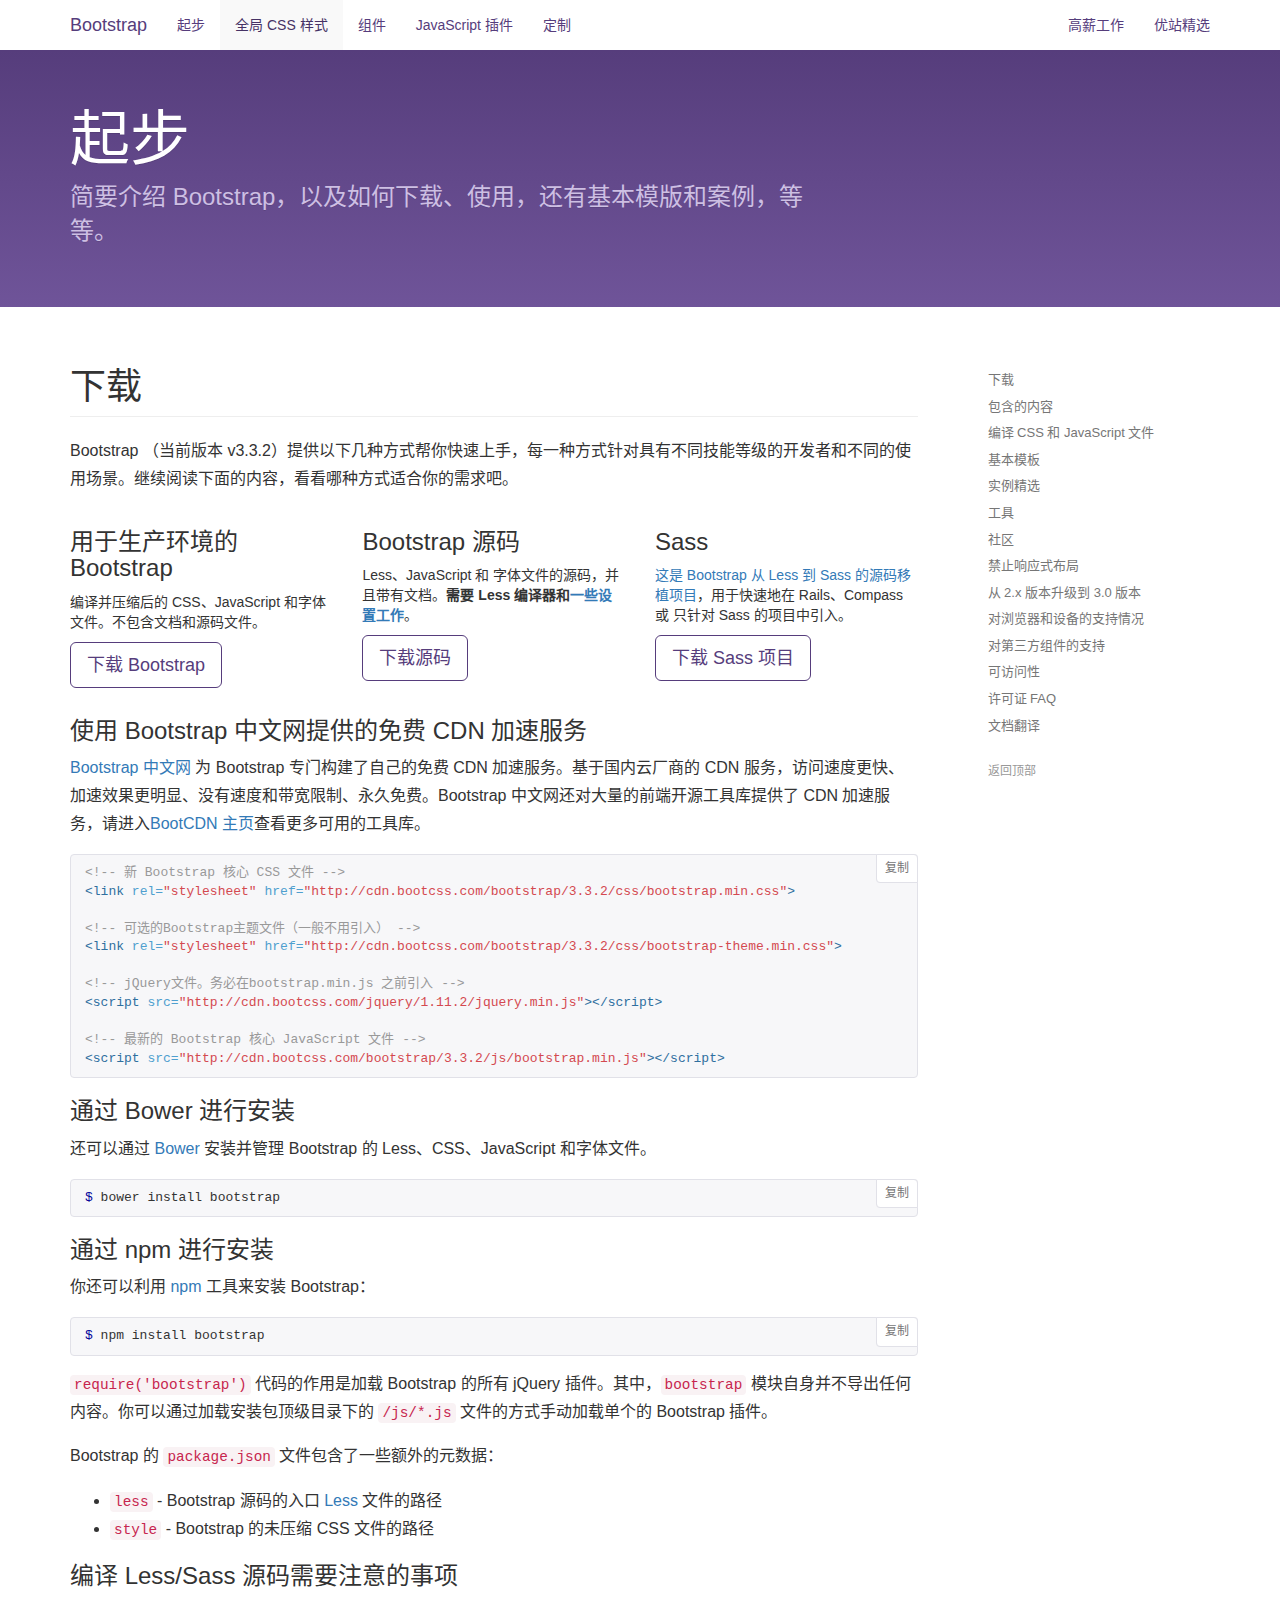
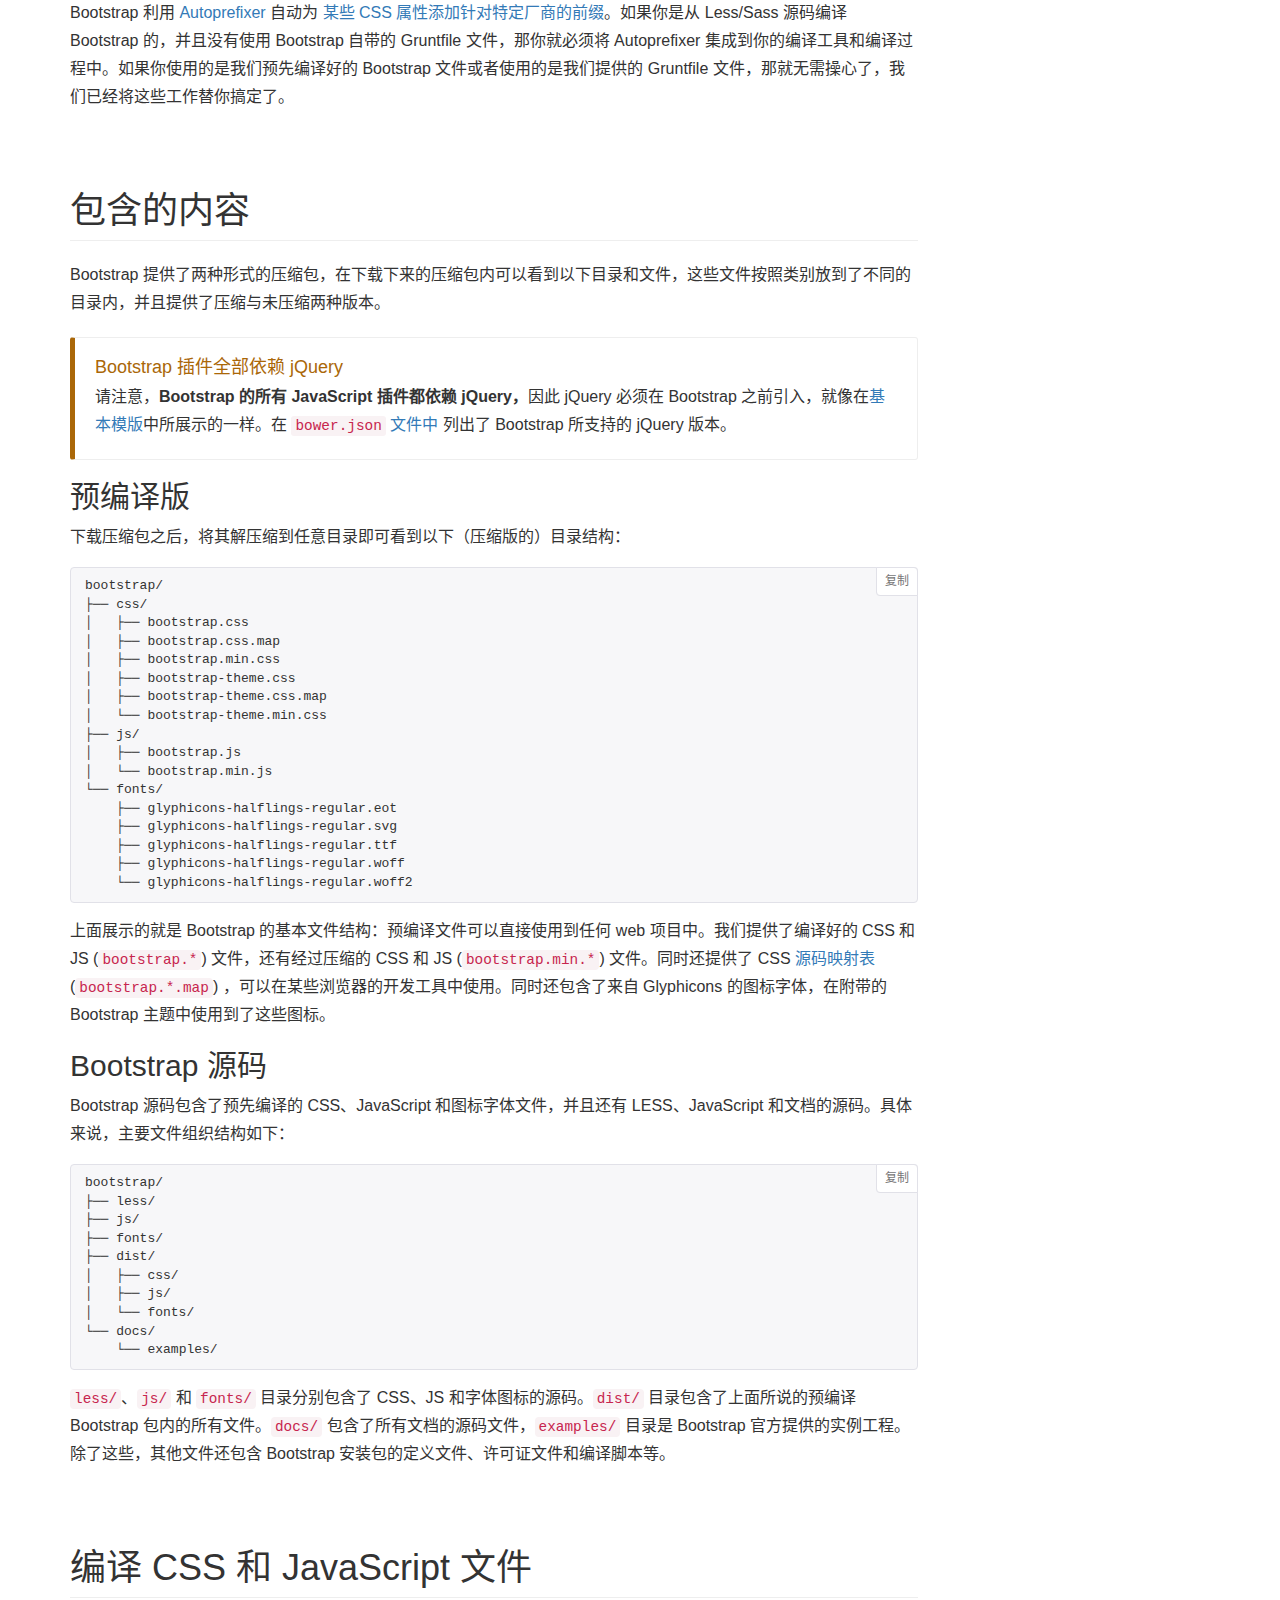
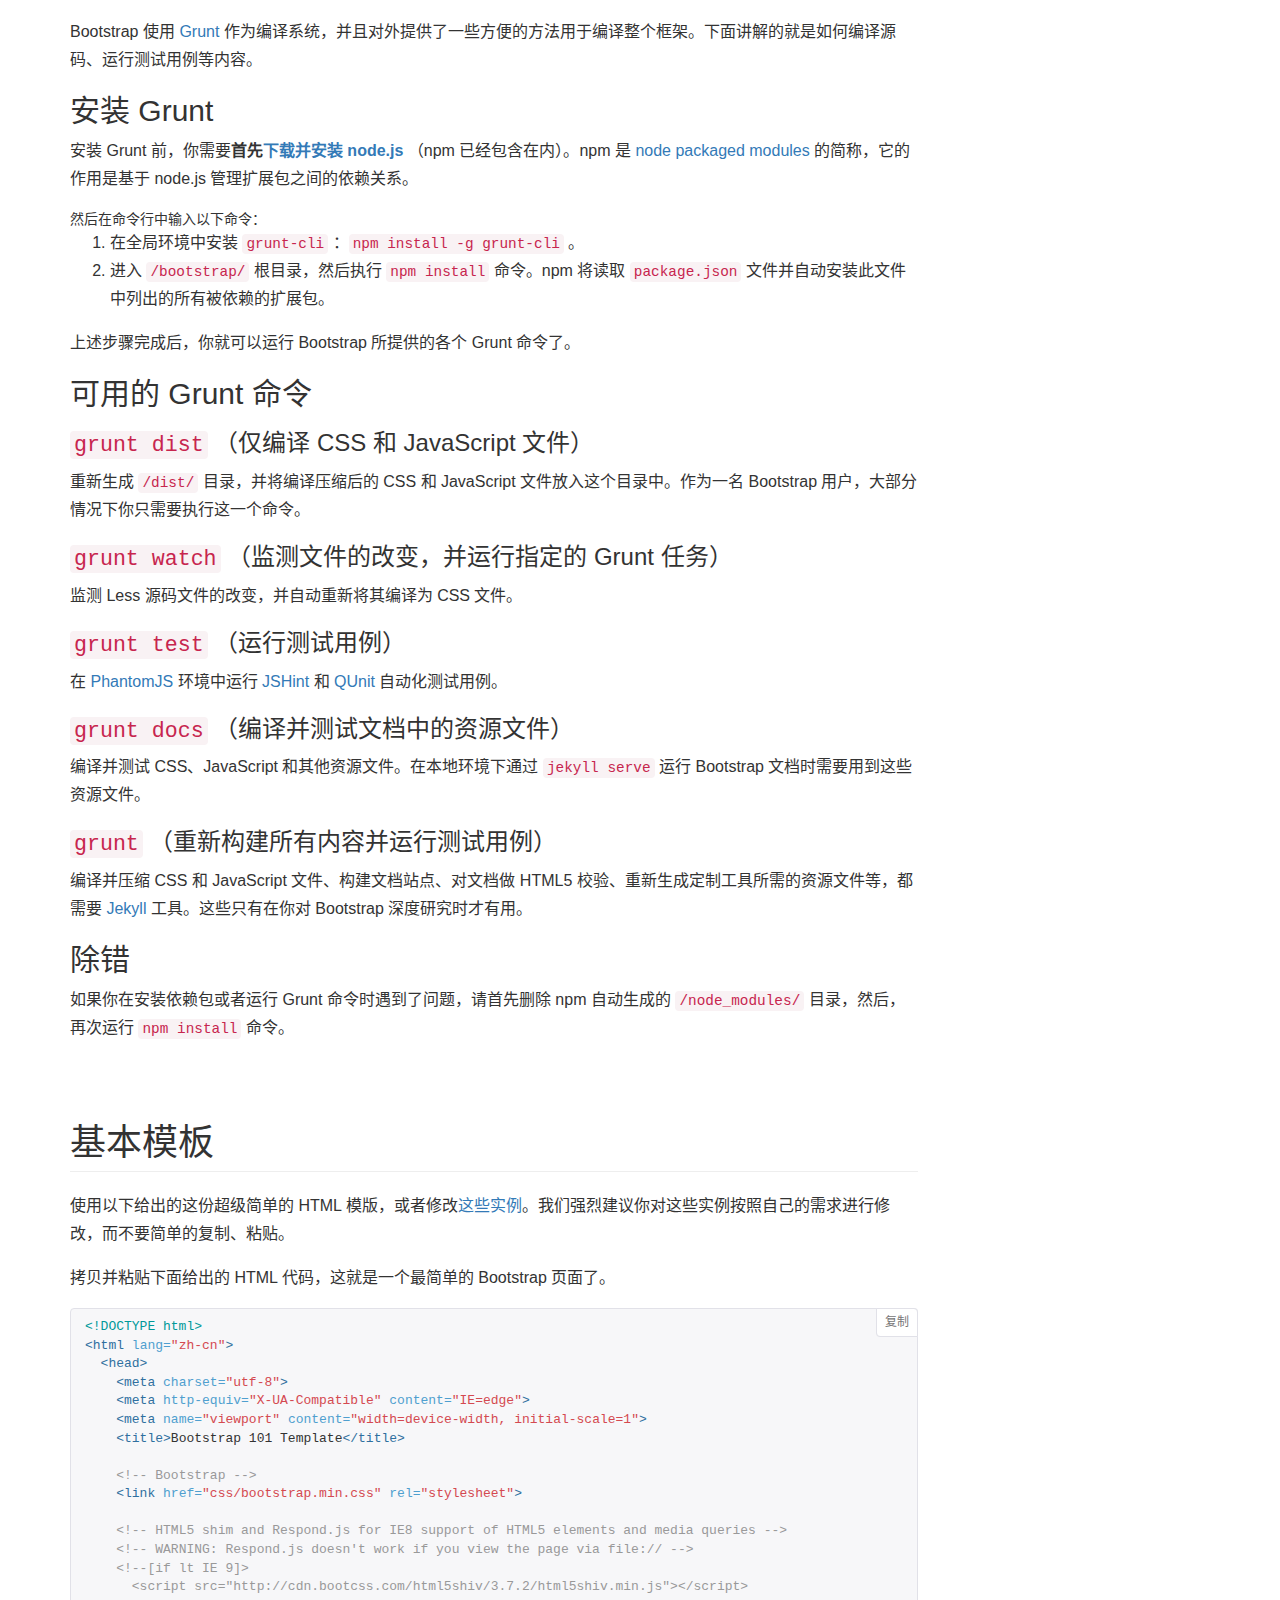
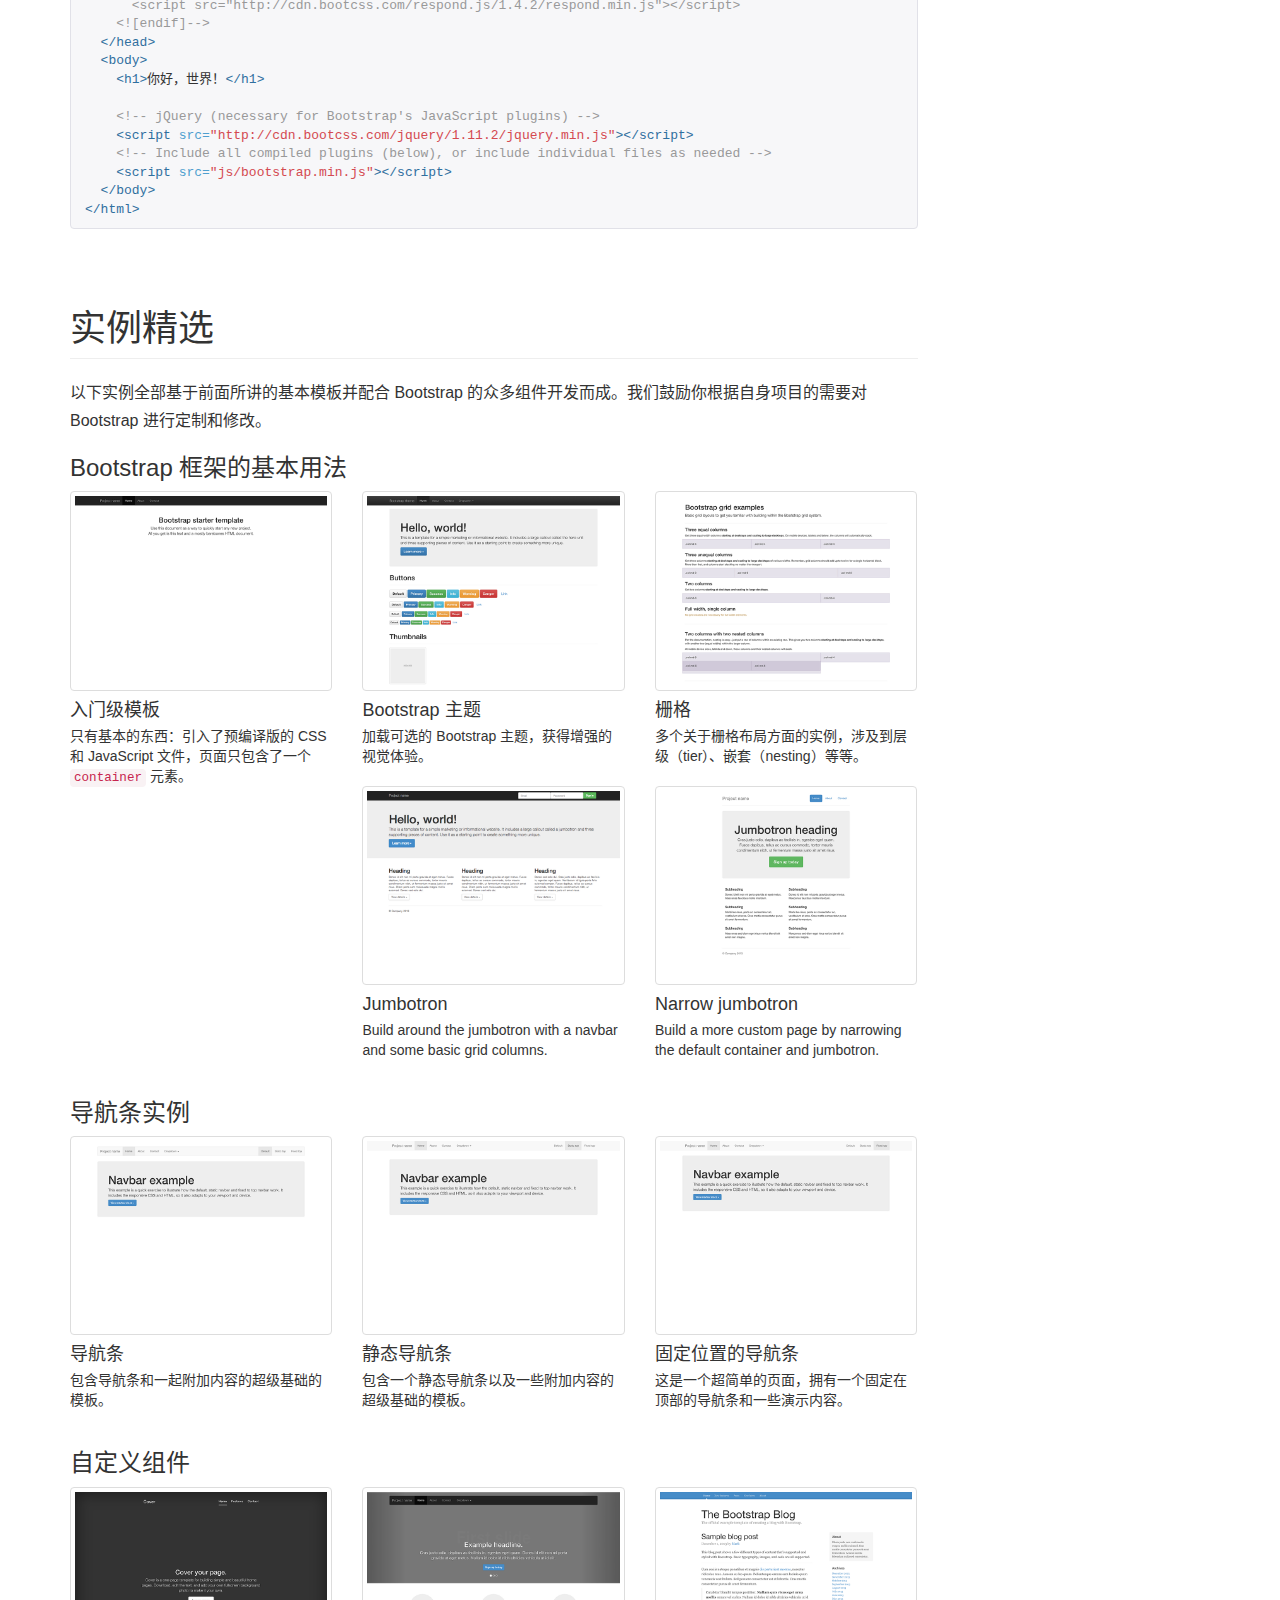
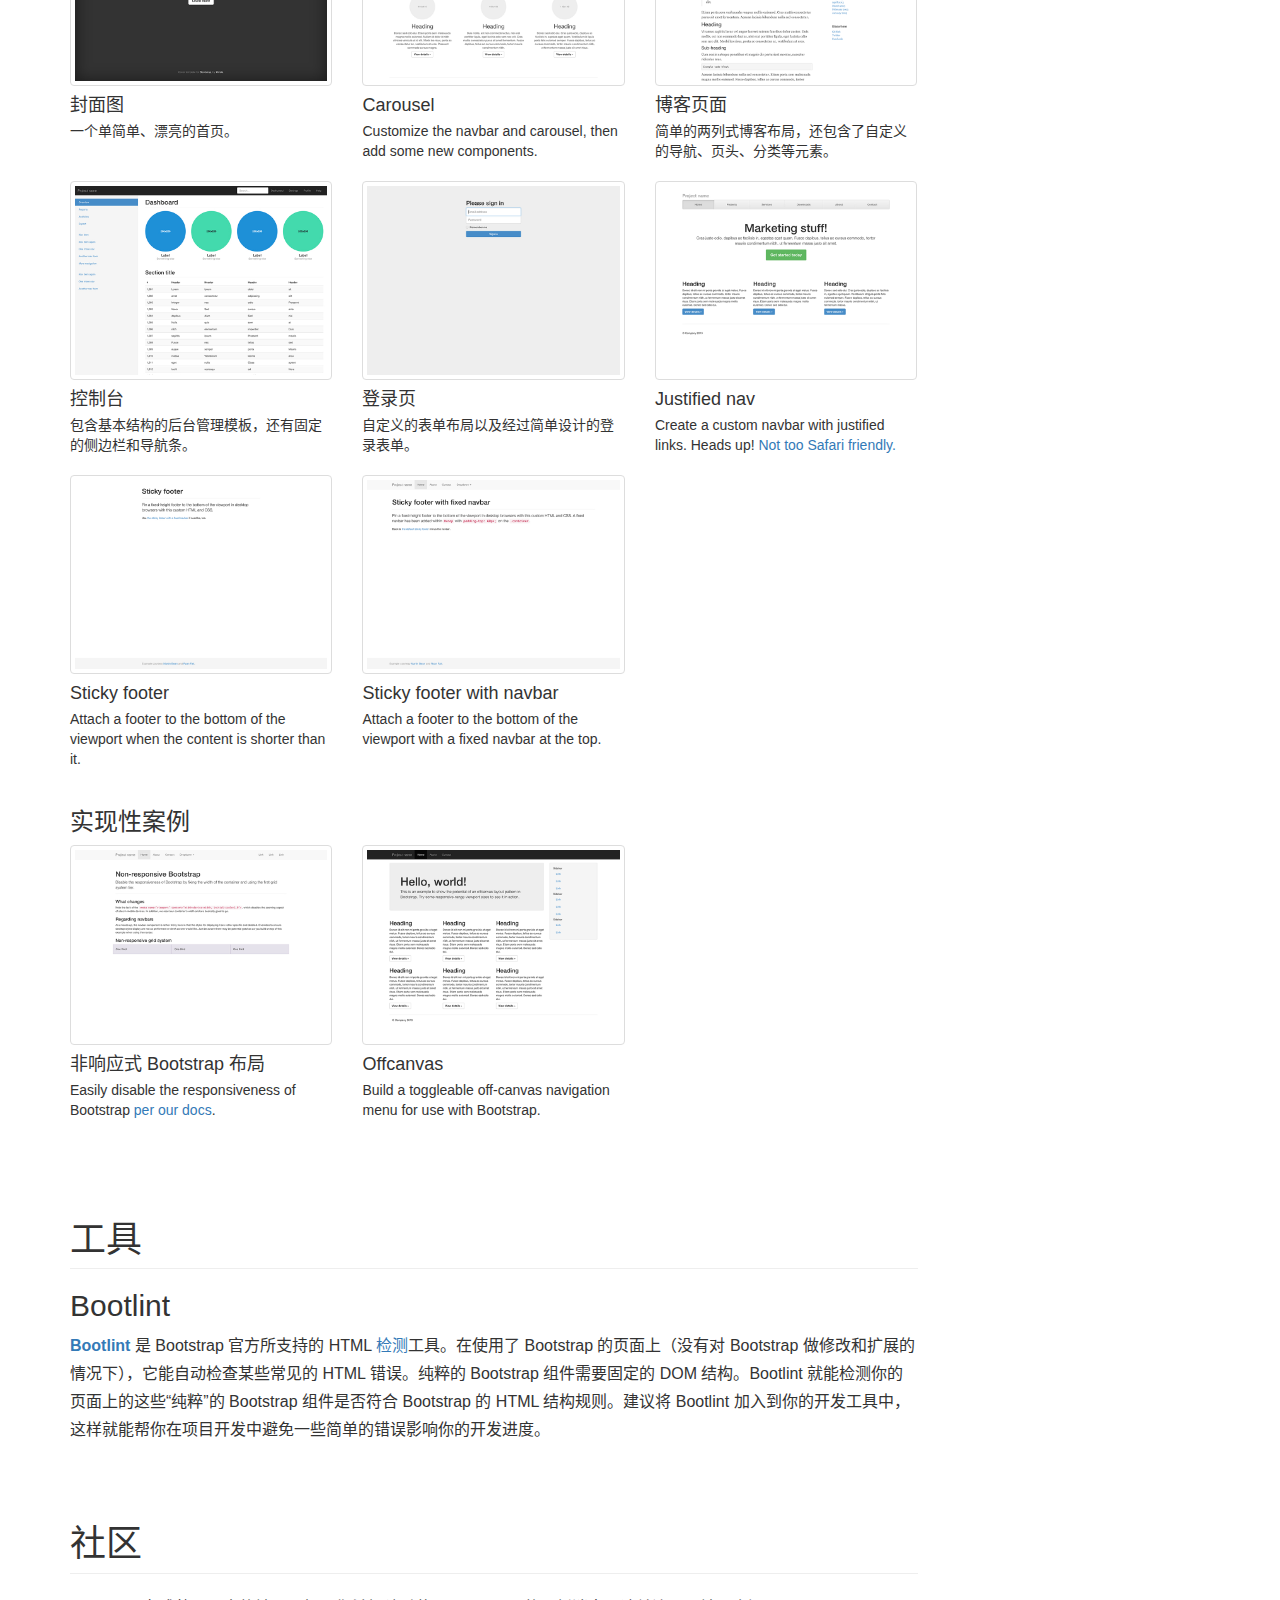
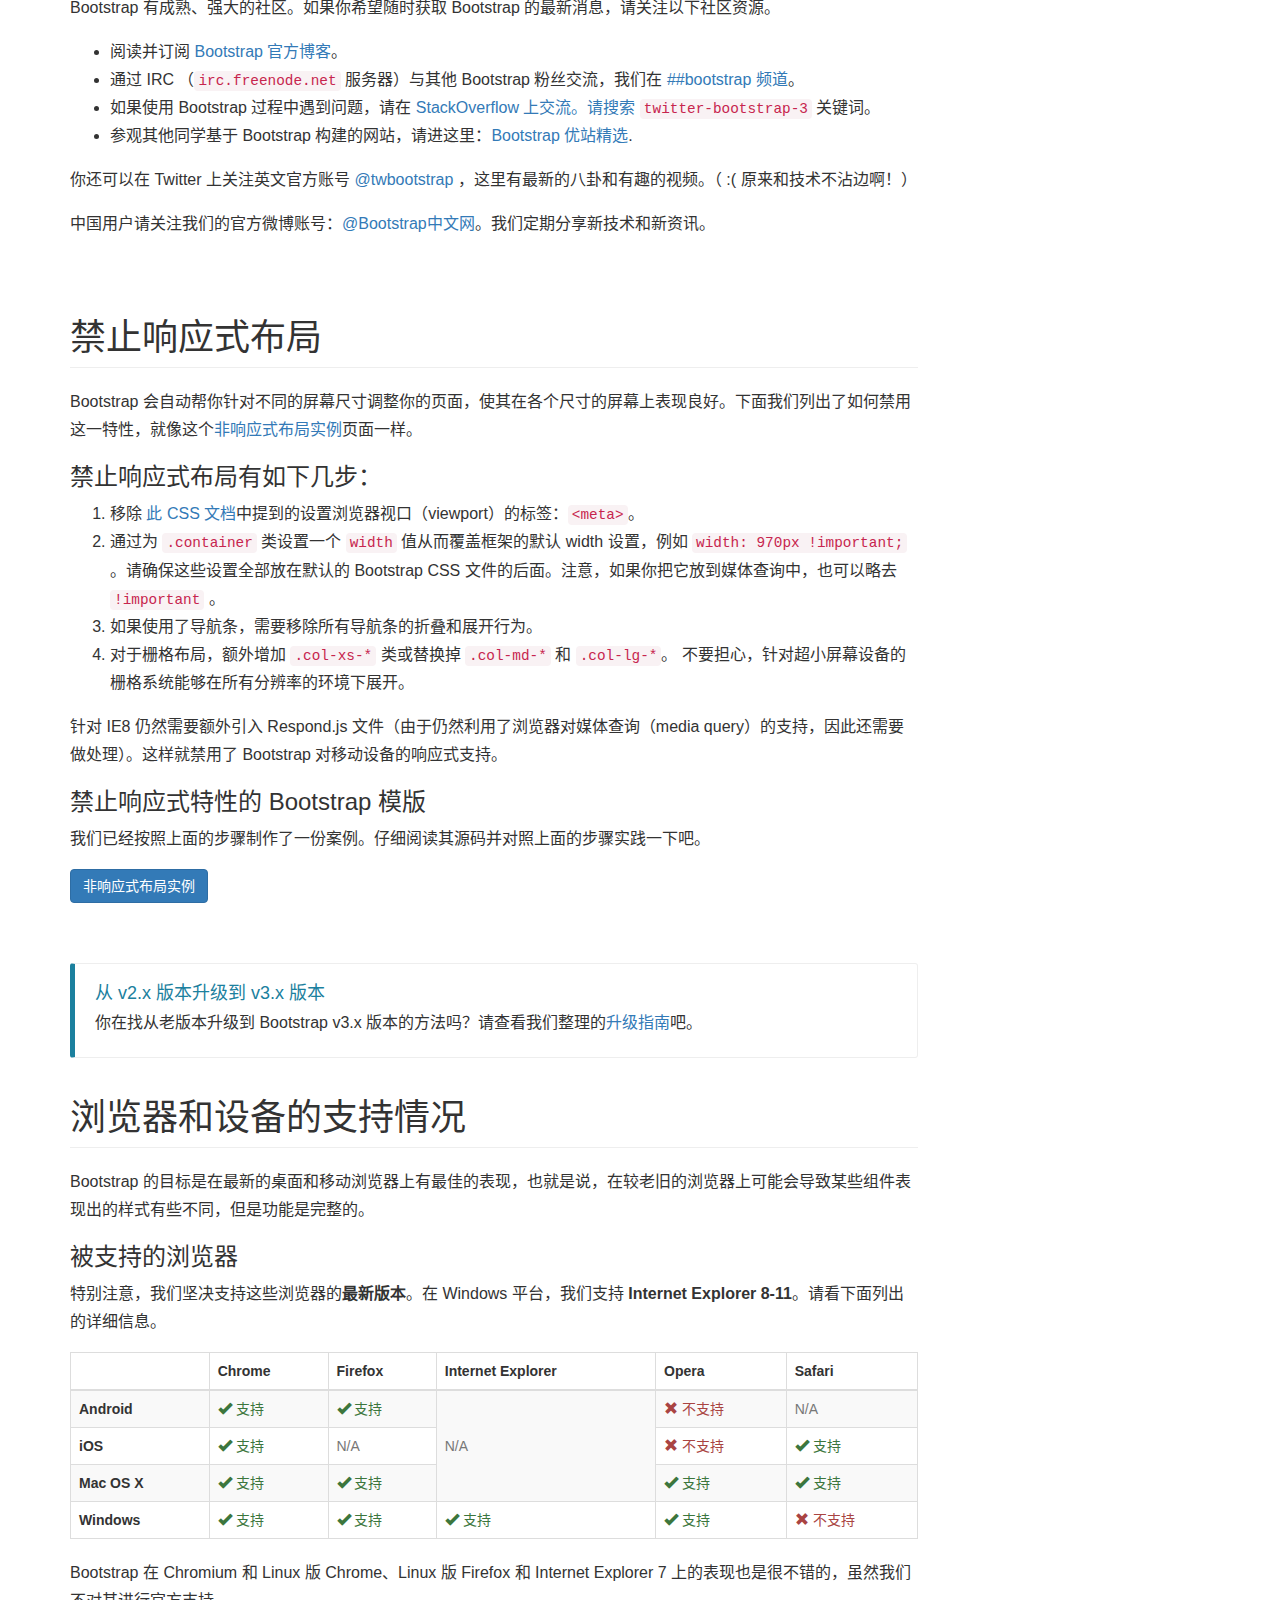
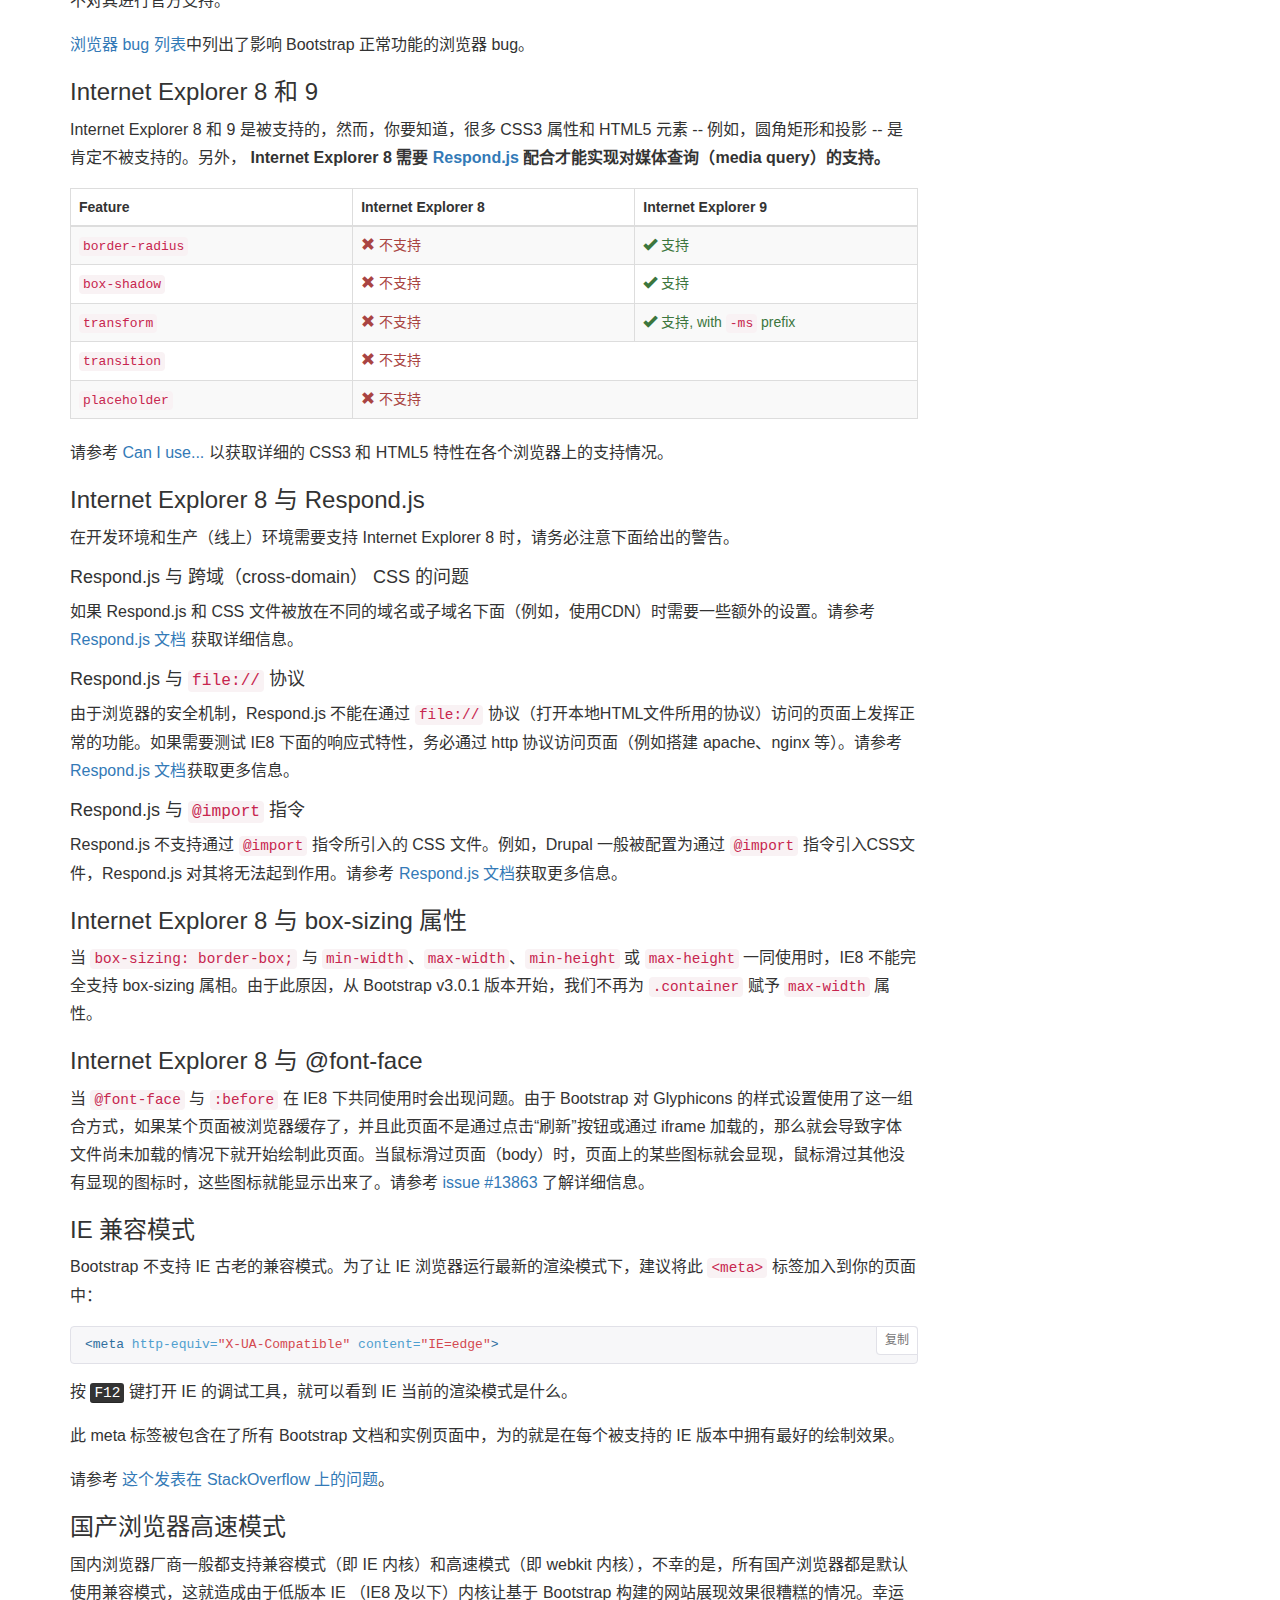
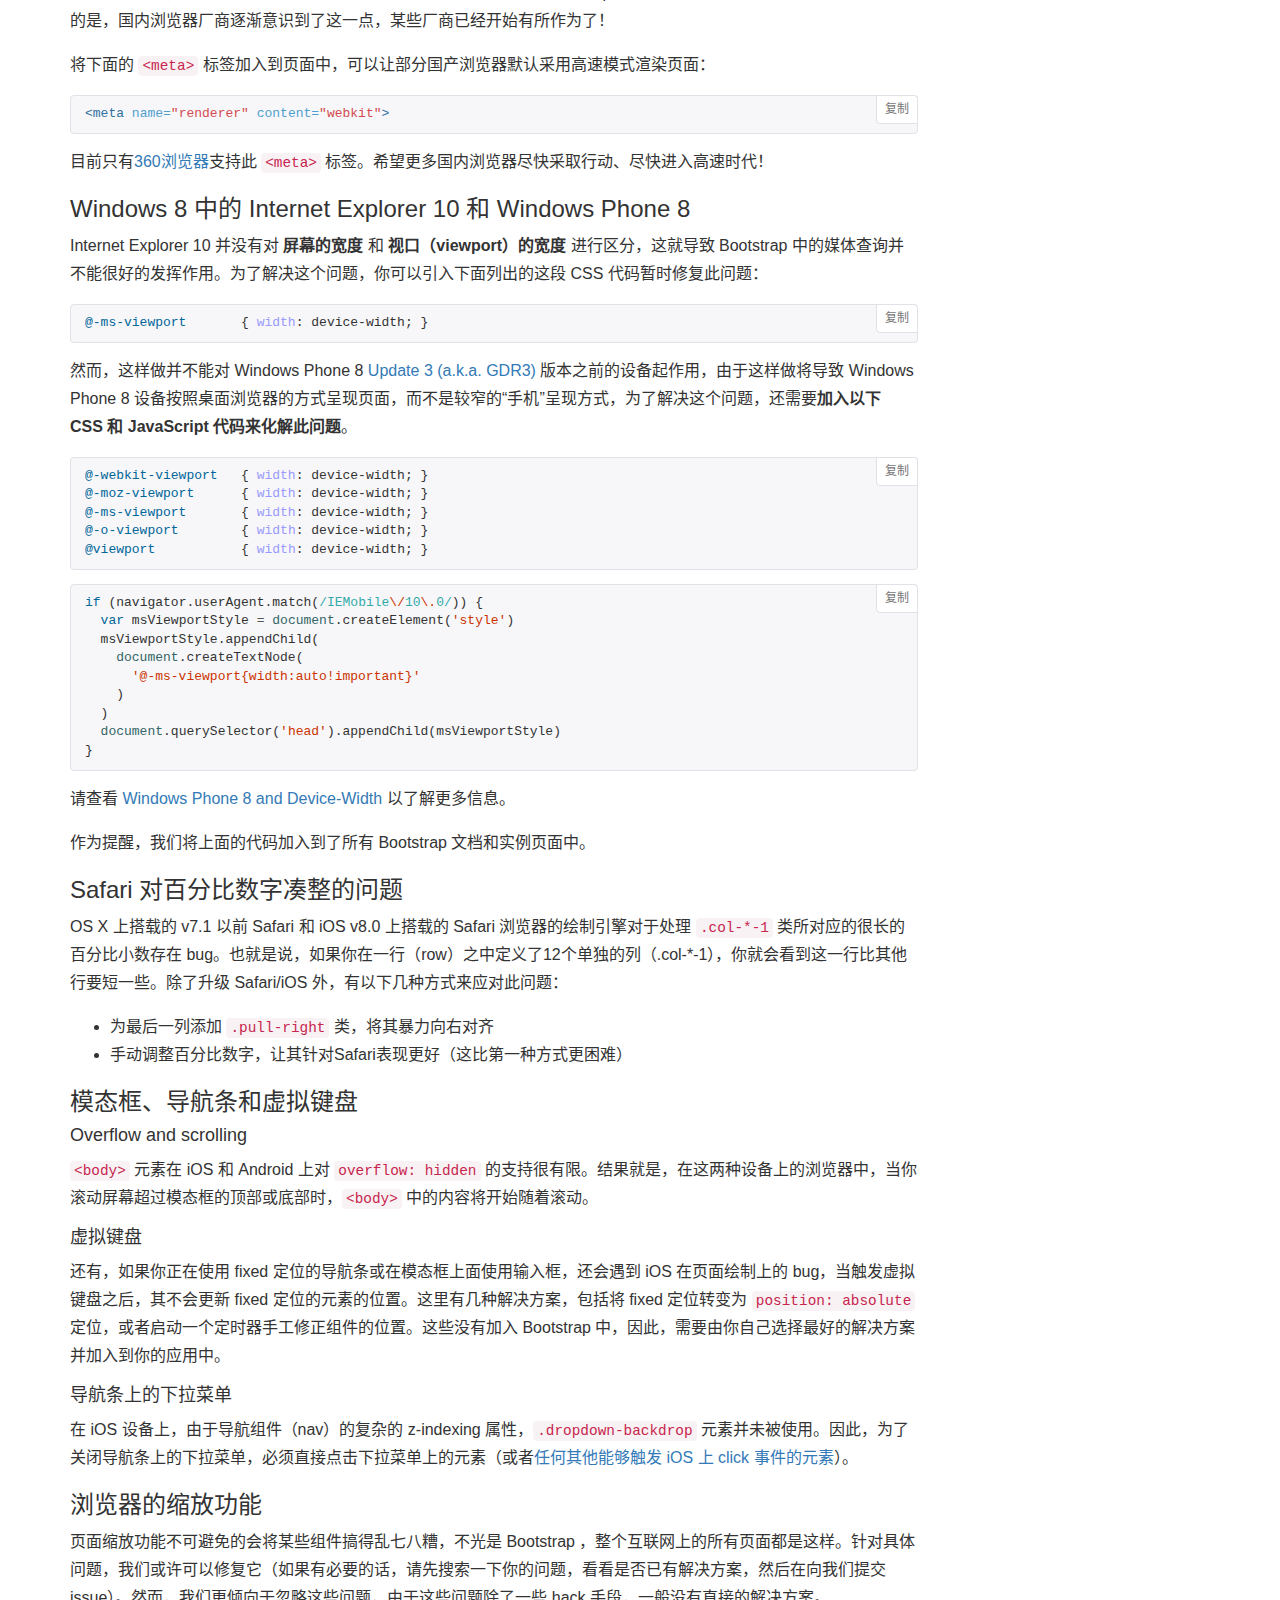
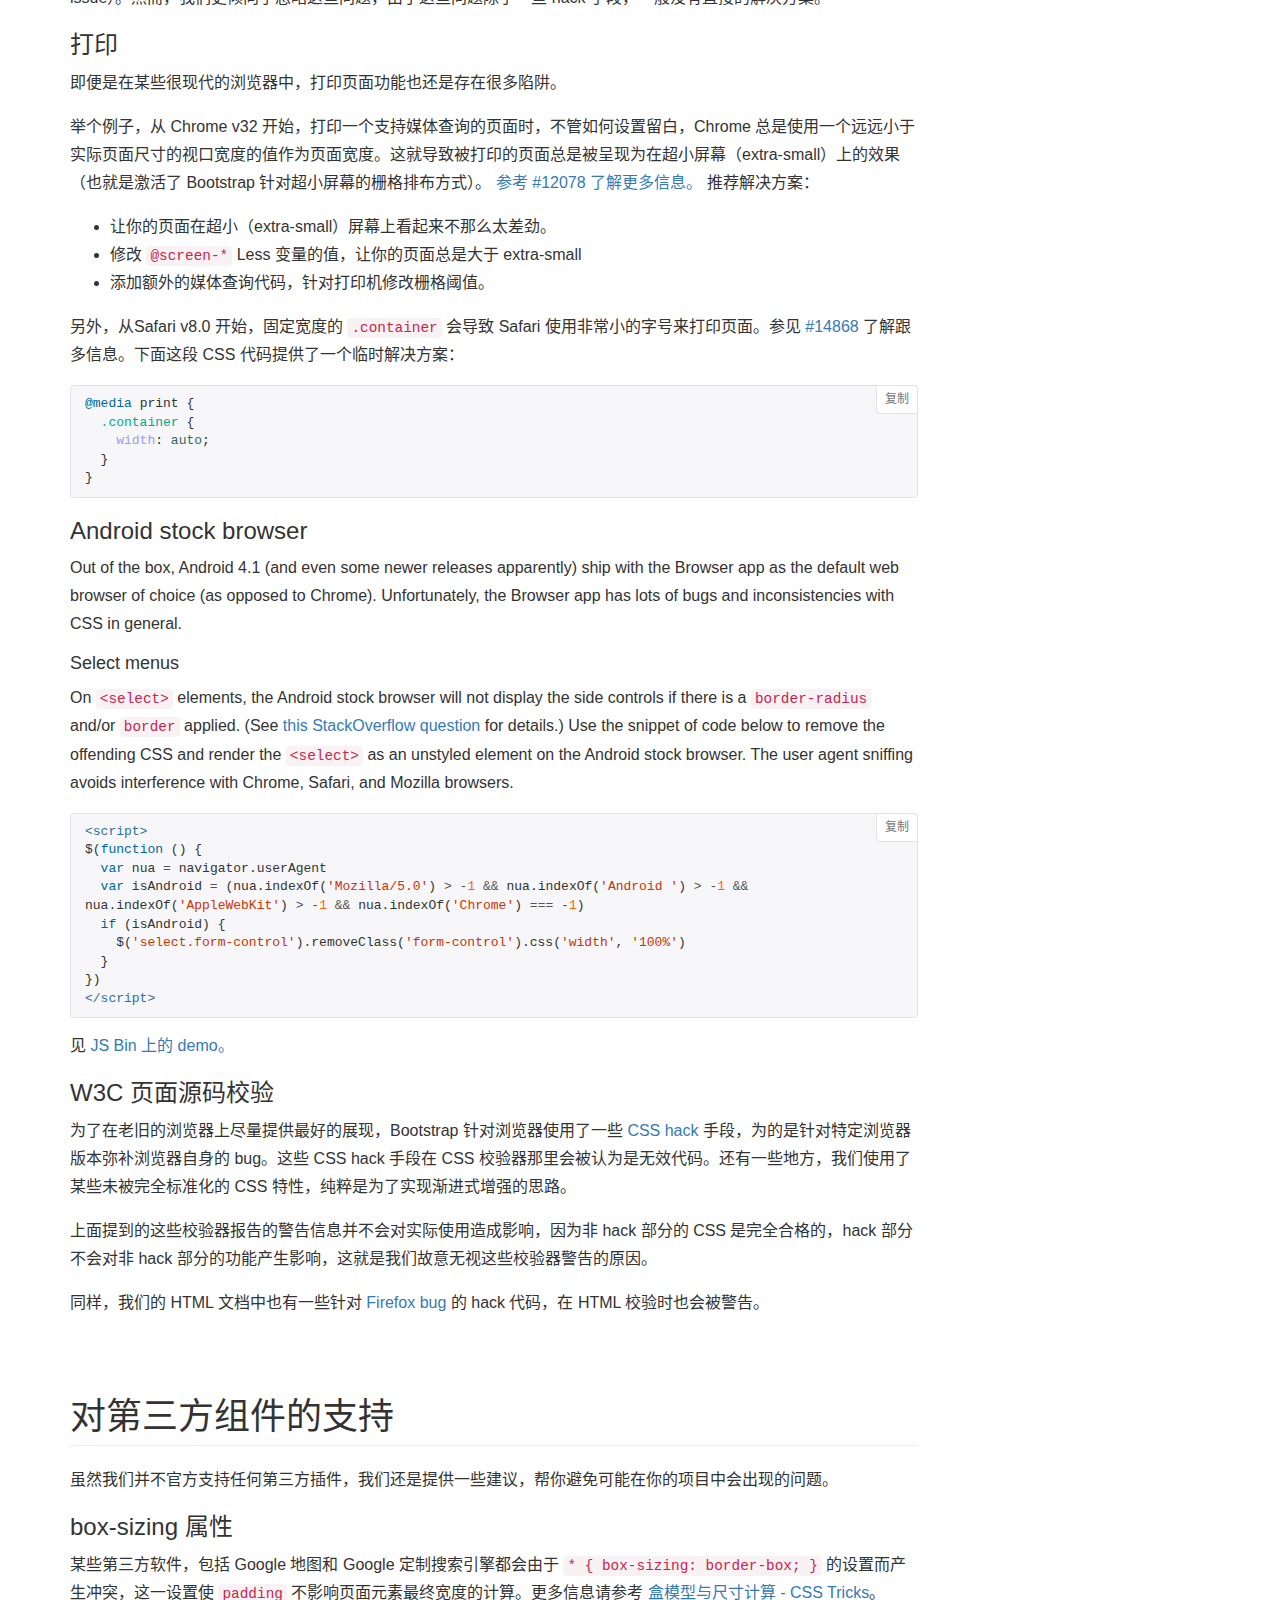
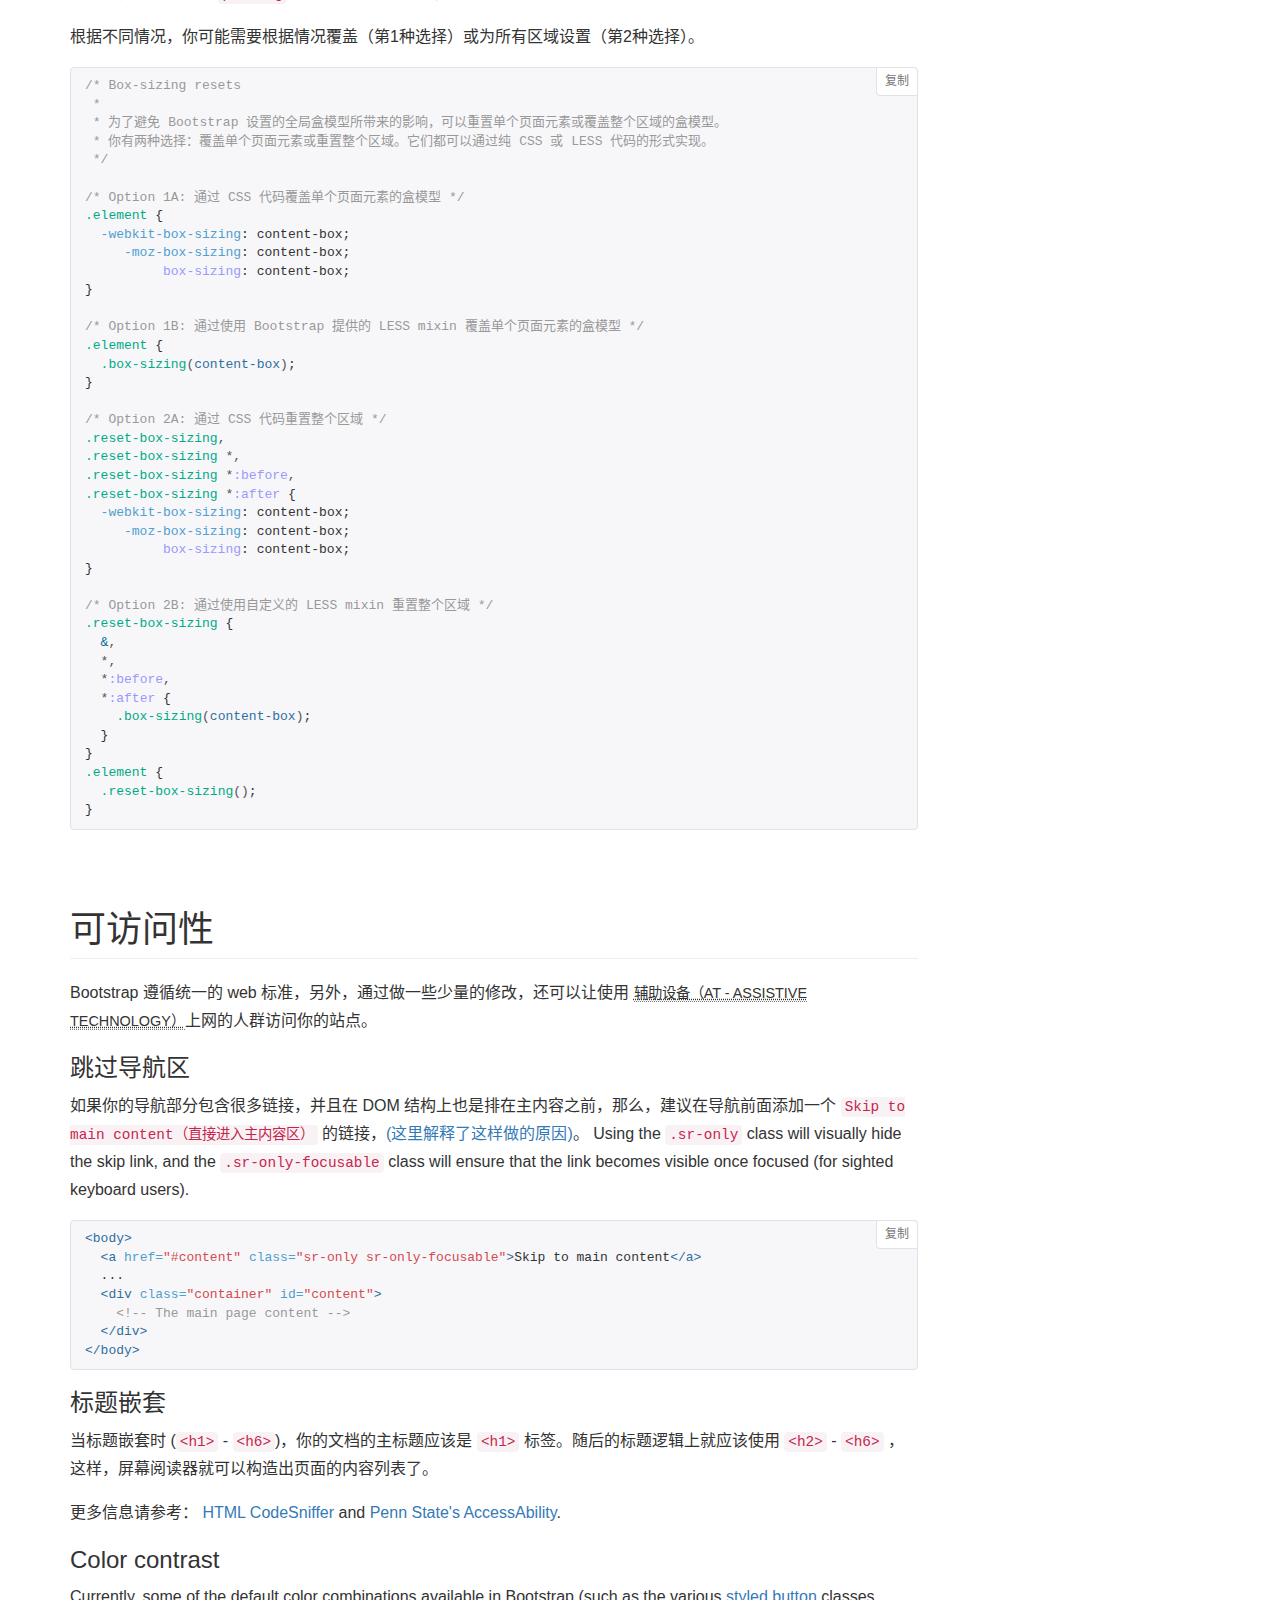
<file: js/bootstrap3.2.2/起步 · Bootstrap 中文文档.htm>
<!DOCTYPE html>
<!-- saved from url=(0038)http://v3.bootcss.com/getting-started/ -->
<html lang="zh-cn"><head><meta http-equiv="Content-Type" content="text/html; charset=UTF-8">
    <!-- Meta, title, CSS, favicons, etc. -->
    <meta charset="utf-8">
<meta http-equiv="X-UA-Compatible" content="IE=edge">
<meta name="viewport" content="width=device-width, initial-scale=1">
<meta name="description" content="Bootstrap - 简洁、直观、强悍、移动设备优先的前端开发框架，让web开发更迅速、简单。">
<meta name="keywords" content="HTML, CSS, JS, JavaScript, framework, bootstrap, front-end, frontend, web development">
<meta name="author" content="Mark Otto, Jacob Thornton, and Bootstrap contributors">
<meta name="author" content="王赛 &lt;wangsai@bootcss.com&gt;">

<title>
  
    起步 · Bootstrap 中文文档
  
</title>

<!-- Bootstrap core CSS -->
<link href="./css/bootstrap.min.css" rel="stylesheet">

<link href="./css/patch.css" rel="stylesheet">

<!-- Documentation extras -->
<link href="./css/docs.min.css" rel="stylesheet">
<!--[if lt IE 9]><script src="../assets/js/ie8-responsive-file-warning.js"></script><![endif]-->
<script src="./起步 · Bootstrap 中文文档_files/ie-emulation-modes-warning.js"></script>

<!-- HTML5 shim and Respond.js for IE8 support of HTML5 elements and media queries -->
<!--[if lt IE 9]>
  <script src="http://cdn.bootcss.com/html5shiv/3.7.2/html5shiv.min.js"></script>
  <script src="http://cdn.bootcss.com/respond.js/1.4.2/respond.min.js"></script>
<![endif]-->

<!-- Favicons -->
<link rel="apple-touch-icon" href="http://v3.bootcss.com/apple-touch-icon.png">
<link rel="icon" href="http://v3.bootcss.com/favicon.ico">
<script>
  var _hmt = _hmt || [];
</script>
  </head>
  <body>
    <a id="skippy" class="sr-only sr-only-focusable" href="http://v3.bootcss.com/getting-started/#content"><div class="container"><span class="skiplink-text">Skip to main content</span></div></a>

    <!-- Docs master nav -->
    <header class="navbar navbar-static-top bs-docs-nav" id="top" role="banner">
  <div class="container">
    <div class="navbar-header">
      <button class="navbar-toggle collapsed" type="button" data-toggle="collapse" data-target=".bs-navbar-collapse">
        <span class="sr-only">Toggle navigation</span>
        <span class="icon-bar"></span>
        <span class="icon-bar"></span>
        <span class="icon-bar"></span>
      </button>
      <a href="http://v3.bootcss.com/" class="navbar-brand">Bootstrap</a>
    </div>
    <nav class="collapse navbar-collapse bs-navbar-collapse">
      <ul class="nav navbar-nav">
        <li>
          <a href="起步 · Bootstrap 中文文档.htm">起步</a>
        </li>
        <li class="active">
          <a href="全局 CSS 样式 · Bootstrap 中文文档.htm">全局 CSS 样式</a>
        </li>
        <li>
          <a href="组件 · Bootstrap 中文文档.htm">组件</a>
        </li>
        <li>
          <a href="JavaScript 插件 · Bootstrap 中文文档.htm">JavaScript 插件</a>
        </li>
        <li>
          <a href="定制并下载 Bootstrap · Bootstrap 中文文档.htm">定制</a>
        </li>
      </ul>
      <ul class="nav navbar-nav navbar-right">
        <li><a href="http://job.bootcss.com/" onclick="_hmt.push([&#39;_trackEvent&#39;, &#39;docv3-navbar&#39;, &#39;click&#39;, &#39;doc-home-navbar-job&#39;])" target="_blank">高薪工作</a></li>
        <li><a href="http://expo.bootcss.com/" onclick="_hmt.push([&#39;_trackEvent&#39;, &#39;docv3-navbar&#39;, &#39;click&#39;, &#39;doc-home-navbar-expo&#39;])" target="_blank">优站精选</a></li>
      </ul>
    </nav>
  </div>
</header>


    <!-- Docs page layout -->
    <div class="bs-docs-header" id="content">
      <div class="container">
        <h1>起步</h1>
        <p>简要介绍 Bootstrap，以及如何下载、使用，还有基本模版和案例，等等。</p>
      </div>
    </div>

    <div class="container bs-docs-container">

      <div class="row">
        <div class="col-md-9" role="main">
          <div class="bs-docs-section">
  <h1 id="download" class="page-header">下载</h1>

  <p class="lead">Bootstrap （当前版本 v3.3.2）提供以下几种方式帮你快速上手，每一种方式针对具有不同技能等级的开发者和不同的使用场景。继续阅读下面的内容，看看哪种方式适合你的需求吧。</p>

  <div class="row bs-downloads">
    <div class="col-sm-4">
      <h3 id="download-bootstrap">用于生产环境的 Bootstrap</h3>
      <p>编译并压缩后的 CSS、JavaScript 和字体文件。不包含文档和源码文件。</p>
      <p>
        <a href="http://d.bootcss.com/bootstrap-3.3.2-dist.zip" class="btn btn-lg btn-outline" role="button" onclick="ga(&#39;send&#39;, &#39;event&#39;, &#39;Getting started&#39;, &#39;Download&#39;, &#39;Download compiled&#39;);">下载 Bootstrap</a>
      </p>
    </div>
    <div class="col-sm-4">
      <h3 id="download-source">Bootstrap 源码</h3>
      <p>Less、JavaScript 和 字体文件的源码，并且带有文档。<strong>需要 Less 编译器和<a href="http://v3.bootcss.com/getting-started/#grunt">一些设置工作</a></strong>。</p>
      <p>
        <a href="http://d.bootcss.com/bootstrap-3.3.2.zip" class="btn btn-lg btn-outline" role="button" onclick="ga(&#39;send&#39;, &#39;event&#39;, &#39;Getting started&#39;, &#39;Download&#39;, &#39;Download source&#39;);">下载源码</a>
      </p>
    </div>
    <div class="col-sm-4">
      <h3 id="download-sass">Sass</h3>
      <p><a href="https://github.com/twbs/bootstrap-sass">这是 Bootstrap 从 Less 到 Sass 的源码移植项目</a>，用于快速地在 Rails、Compass 或 只针对 Sass 的项目中引入。</p>
      <p>
        <a href="http://d.bootcss.com/bootstrap-sass-3.3.2.tar.gz" class="btn btn-lg btn-outline" role="button" onclick="ga(&#39;send&#39;, &#39;event&#39;, &#39;Getting started&#39;, &#39;Download&#39;, &#39;Download Sass&#39;);">下载 Sass 项目</a>
      </p>
    </div>
  </div>

  <h3 id="download-cdn">使用 Bootstrap 中文网提供的免费 CDN 加速服务</h3>
  <p><a href="http://www.bootcss.com/">Bootstrap 中文网</a> 为 Bootstrap 专门构建了自己的免费 CDN 加速服务。基于国内云厂商的 CDN 服务，访问速度更快、加速效果更明显、没有速度和带宽限制、永久免费。Bootstrap 中文网还对大量的前端开源工具库提供了 CDN 加速服务，请进入<a href="http://www.bootcdn.cn/">BootCDN 主页</a>查看更多可用的工具库。</p>
<div class="zero-clipboard"><span class="btn-clipboard">复制</span></div><div class="highlight"><pre><code class="language-html" data-lang="html"><span class="c">&lt;!-- 新 Bootstrap 核心 CSS 文件 --&gt;</span>
<span class="nt">&lt;link</span> <span class="na">rel=</span><span class="s">"stylesheet"</span> <span class="na">href=</span><span class="s">"http://cdn.bootcss.com/bootstrap/3.3.2/css/bootstrap.min.css"</span><span class="nt">&gt;</span>

<span class="c">&lt;!-- 可选的Bootstrap主题文件（一般不用引入） --&gt;</span>
<span class="nt">&lt;link</span> <span class="na">rel=</span><span class="s">"stylesheet"</span> <span class="na">href=</span><span class="s">"http://cdn.bootcss.com/bootstrap/3.3.2/css/bootstrap-theme.min.css"</span><span class="nt">&gt;</span>

<span class="c">&lt;!-- jQuery文件。务必在bootstrap.min.js 之前引入 --&gt;</span>
<span class="nt">&lt;script </span><span class="na">src=</span><span class="s">"http://cdn.bootcss.com/jquery/1.11.2/jquery.min.js"</span><span class="nt">&gt;&lt;/script&gt;</span>

<span class="c">&lt;!-- 最新的 Bootstrap 核心 JavaScript 文件 --&gt;</span>
<span class="nt">&lt;script </span><span class="na">src=</span><span class="s">"http://cdn.bootcss.com/bootstrap/3.3.2/js/bootstrap.min.js"</span><span class="nt">&gt;&lt;/script&gt;</span></code></pre></div>

  <h3 id="download-bower">通过 Bower 进行安装</h3>
  <p>还可以通过 <a href="http://bower.io/">Bower</a> 安装并管理 Bootstrap 的 Less、CSS、JavaScript 和字体文件。</p>
  <div class="zero-clipboard"><span class="btn-clipboard">复制</span></div><div class="highlight"><pre><code class="language-bash" data-lang="bash"><span class="gp">$ </span>bower install bootstrap</code></pre></div>

  <h3 id="download-npm">通过 npm 进行安装</h3>
  <p>你还可以利用 <a href="https://www.npmjs.com/">npm</a> 工具来安装 Bootstrap：</p>
  <div class="zero-clipboard"><span class="btn-clipboard">复制</span></div><div class="highlight"><pre><code class="language-bash" data-lang="bash"><span class="gp">$ </span>npm install bootstrap</code></pre></div>
  <p><code>require('bootstrap')</code> 代码的作用是加载 Bootstrap 的所有 jQuery 插件。其中，<code>bootstrap</code> 模块自身并不导出任何内容。你可以通过加载安装包顶级目录下的 <code>/js/*.js</code> 文件的方式手动加载单个的 Bootstrap 插件。</p>
  <p>Bootstrap 的 <code>package.json</code> 文件包含了一些额外的元数据：</p>
  <ul>
    <li><code>less</code> - Bootstrap 源码的入口 <a href="http://lesscss.org/">Less</a> 文件的路径</li>
    <li><code>style</code> - Bootstrap 的未压缩 CSS 文件的路径</li>
  </ul>

  <h3 id="download-autoprefixer">编译 Less/Sass 源码需要注意的事项</h3>
  <p>Bootstrap 利用 <a href="https://github.com/postcss/autoprefixer">Autoprefixer</a> 自动为 <a href="http://webdesign.about.com/od/css/a/css-vendor-prefixes.htm">某些 CSS 属性添加针对特定厂商的前缀</a>。如果你是从 Less/Sass 源码编译 Bootstrap 的，并且没有使用 Bootstrap 自带的 Gruntfile 文件，那你就必须将 Autoprefixer 集成到你的编译工具和编译过程中。如果你使用的是我们预先编译好的 Bootstrap 文件或者使用的是我们提供的 Gruntfile 文件，那就无需操心了，我们已经将这些工作替你搞定了。</p>
</div>

<div class="bs-docs-section">
  <h1 id="whats-included" class="page-header">包含的内容</h1>

  <p class="lead">Bootstrap 提供了两种形式的压缩包，在下载下来的压缩包内可以看到以下目录和文件，这些文件按照类别放到了不同的目录内，并且提供了压缩与未压缩两种版本。</p>

  <div class="bs-callout bs-callout-warning" id="jquery-required">
    <h4>Bootstrap 插件全部依赖 jQuery</h4>
    <p>请注意，<strong>Bootstrap 的所有 JavaScript 插件都依赖 jQuery，</strong>因此 jQuery 必须在 Bootstrap 之前引入，就像在<a href="http://v3.bootcss.com/getting-started/#template">基本模版</a>中所展示的一样。在<a href="https://github.com/twbs/bootstrap/blob/v3.3.2/bower.json"> <code>bower.json</code> 文件中</a> 列出了 Bootstrap 所支持的 jQuery 版本。</p>
  </div>

  <h2 id="whats-included-precompiled">预编译版</h2>
  <p>下载压缩包之后，将其解压缩到任意目录即可看到以下（压缩版的）目录结构：</p>
<!-- NOTE: This info is intentionally duplicated in the README.
Copy any changes made here over to the README too. -->
<div class="zero-clipboard"><span class="btn-clipboard">复制</span></div><div class="highlight"><pre><code class="language-bash" data-lang="bash">bootstrap/
├── css/
│   ├── bootstrap.css
│   ├── bootstrap.css.map
│   ├── bootstrap.min.css
│   ├── bootstrap-theme.css
│   ├── bootstrap-theme.css.map
│   └── bootstrap-theme.min.css
├── js/
│   ├── bootstrap.js
│   └── bootstrap.min.js
└── fonts/
    ├── glyphicons-halflings-regular.eot
    ├── glyphicons-halflings-regular.svg
    ├── glyphicons-halflings-regular.ttf
    ├── glyphicons-halflings-regular.woff
    └── glyphicons-halflings-regular.woff2</code></pre></div>
<!-- NOTE: This info is intentionally duplicated in the README.
Copy any changes made here over to the README too. -->
  <p>上面展示的就是 Bootstrap 的基本文件结构：预编译文件可以直接使用到任何 web 项目中。我们提供了编译好的 CSS 和 JS (<code>bootstrap.*</code>) 文件，还有经过压缩的 CSS 和 JS (<code>bootstrap.min.*</code>) 文件。同时还提供了 CSS <a href="https://developers.google.com/chrome-developer-tools/docs/css-preprocessors">源码映射表</a> (<code>bootstrap.*.map</code>) ，可以在某些浏览器的开发工具中使用。同时还包含了来自 Glyphicons 的图标字体，在附带的 Bootstrap 主题中使用到了这些图标。</p>

  <h2 id="whats-included-source">Bootstrap 源码</h2>
  <p>Bootstrap 源码包含了预先编译的 CSS、JavaScript 和图标字体文件，并且还有 LESS、JavaScript 和文档的源码。具体来说，主要文件组织结构如下：</p>
<div class="zero-clipboard"><span class="btn-clipboard">复制</span></div><div class="highlight"><pre><code class="language-bash" data-lang="bash">bootstrap/
├── less/
├── js/
├── fonts/
├── dist/
│   ├── css/
│   ├── js/
│   └── fonts/
└── docs/
    └── examples/</code></pre></div>
  <p><code>less/</code>、<code>js/</code> 和 <code>fonts/</code> 目录分别包含了 CSS、JS 和字体图标的源码。<code>dist/</code> 目录包含了上面所说的预编译 Bootstrap 包内的所有文件。<code>docs/</code> 包含了所有文档的源码文件，<code>examples/</code> 目录是 Bootstrap 官方提供的实例工程。除了这些，其他文件还包含 Bootstrap 安装包的定义文件、许可证文件和编译脚本等。</p>
</div>

<div class="bs-docs-section">
  <h1 id="grunt" class="page-header">编译 CSS 和 JavaScript 文件</h1>

  <p class="lead">Bootstrap 使用 <a href="http://gruntjs.com/">Grunt</a> 作为编译系统，并且对外提供了一些方便的方法用于编译整个框架。下面讲解的就是如何编译源码、运行测试用例等内容。</p>

  <h2 id="grunt-installing">安装 Grunt</h2>
  <p>安装 Grunt 前，你需要<strong>首先<a href="http://nodejs.org/download/">下载并安装 node.js</a></strong> （npm 已经包含在内）。npm 是 <a href="http://npmjs.org/">node packaged modules</a> 的简称，它的作用是基于 node.js 管理扩展包之间的依赖关系。</p>

  然后在命令行中输入以下命令：
  <ol>
    <li>在全局环境中安装 <code>grunt-cli</code> ：<code>npm install -g grunt-cli</code> 。</li>
    <li>进入 <code>/bootstrap/</code> 根目录，然后执行 <code>npm install</code> 命令。npm 将读取 <a href="https://github.com/twbs/bootstrap/blob/master/package.json"><code>package.json</code></a> 文件并自动安装此文件中列出的所有被依赖的扩展包。</li>
  </ol>

  <p>上述步骤完成后，你就可以运行 Bootstrap 所提供的各个 Grunt 命令了。</p>

  <h2 id="grunt-commands">可用的 Grunt 命令</h2>
  <h3><code>grunt dist</code> （仅编译 CSS 和 JavaScript 文件）</h3>
  <p>重新生成 <code>/dist/</code> 目录，并将编译压缩后的 CSS 和 JavaScript 文件放入这个目录中。作为一名 Bootstrap 用户，大部分情况下你只需要执行这一个命令。</p>

  <h3><code>grunt watch</code> （监测文件的改变，并运行指定的 Grunt 任务）</h3>
  <p>监测 Less 源码文件的改变，并自动重新将其编译为 CSS 文件。</p>

  <h3><code>grunt test</code> （运行测试用例）</h3>
  <p>在 <a href="http://phantomjs.org/">PhantomJS</a> 环境中运行 <a href="http://jshint.com/">JSHint</a> 和 <a href="http://qunitjs.com/">QUnit</a> 自动化测试用例。

  </p><h3><code>grunt docs</code> （编译并测试文档中的资源文件）</h3>
  <p>编译并测试 CSS、JavaScript 和其他资源文件。在本地环境下通过 <code>jekyll serve</code> 运行 Bootstrap 文档时需要用到这些资源文件。</p>

  <h3><code>grunt</code> （重新构建所有内容并运行测试用例）</h3>
  <p>编译并压缩 CSS 和 JavaScript 文件、构建文档站点、对文档做 HTML5 校验、重新生成定制工具所需的资源文件等，都需要 <a href="http://jekyllrb.com/docs/installation/">Jekyll</a> 工具。这些只有在你对 Bootstrap 深度研究时才有用。</p>

  <h2 id="grunt-troubleshooting">除错</h2>
  <p>如果你在安装依赖包或者运行 Grunt 命令时遇到了问题，请首先删除 npm 自动生成的 <code>/node_modules/</code> 目录，然后，再次运行 <code>npm install</code> 命令。</p>
</div>

<div class="bs-docs-section">
  <h1 id="template" class="page-header">基本模板</h1>

  <p class="lead">使用以下给出的这份超级简单的 HTML 模版，或者修改<a href="http://v3.bootcss.com/getting-started/#examples">这些实例</a>。我们强烈建议你对这些实例按照自己的需求进行修改，而不要简单的复制、粘贴。</p>

  <p>拷贝并粘贴下面给出的 HTML 代码，这就是一个最简单的 Bootstrap 页面了。</p>
<div class="zero-clipboard"><span class="btn-clipboard">复制</span></div><div class="highlight"><pre><code class="language-html" data-lang="html"><span class="cp">&lt;!DOCTYPE html&gt;</span>
<span class="nt">&lt;html</span> <span class="na">lang=</span><span class="s">"zh-cn"</span><span class="nt">&gt;</span>
  <span class="nt">&lt;head&gt;</span>
    <span class="nt">&lt;meta</span> <span class="na">charset=</span><span class="s">"utf-8"</span><span class="nt">&gt;</span>
    <span class="nt">&lt;meta</span> <span class="na">http-equiv=</span><span class="s">"X-UA-Compatible"</span> <span class="na">content=</span><span class="s">"IE=edge"</span><span class="nt">&gt;</span>
    <span class="nt">&lt;meta</span> <span class="na">name=</span><span class="s">"viewport"</span> <span class="na">content=</span><span class="s">"width=device-width, initial-scale=1"</span><span class="nt">&gt;</span>
    <span class="nt">&lt;title&gt;</span>Bootstrap 101 Template<span class="nt">&lt;/title&gt;</span>

    <span class="c">&lt;!-- Bootstrap --&gt;</span>
    <span class="nt">&lt;link</span> <span class="na">href=</span><span class="s">"css/bootstrap.min.css"</span> <span class="na">rel=</span><span class="s">"stylesheet"</span><span class="nt">&gt;</span>

    <span class="c">&lt;!-- HTML5 shim and Respond.js for IE8 support of HTML5 elements and media queries --&gt;</span>
    <span class="c">&lt;!-- WARNING: Respond.js doesn't work if you view the page via file:// --&gt;</span>
    <span class="c">&lt;!--[if lt IE 9]&gt;
      &lt;script src="http://cdn.bootcss.com/html5shiv/3.7.2/html5shiv.min.js"&gt;&lt;/script&gt;
      &lt;script src="http://cdn.bootcss.com/respond.js/1.4.2/respond.min.js"&gt;&lt;/script&gt;
    &lt;![endif]--&gt;</span>
  <span class="nt">&lt;/head&gt;</span>
  <span class="nt">&lt;body&gt;</span>
    <span class="nt">&lt;h1&gt;</span>你好，世界！<span class="nt">&lt;/h1&gt;</span>

    <span class="c">&lt;!-- jQuery (necessary for Bootstrap's JavaScript plugins) --&gt;</span>
    <span class="nt">&lt;script </span><span class="na">src=</span><span class="s">"http://cdn.bootcss.com/jquery/1.11.2/jquery.min.js"</span><span class="nt">&gt;&lt;/script&gt;</span>
    <span class="c">&lt;!-- Include all compiled plugins (below), or include individual files as needed --&gt;</span>
    <span class="nt">&lt;script </span><span class="na">src=</span><span class="s">"js/bootstrap.min.js"</span><span class="nt">&gt;&lt;/script&gt;</span>
  <span class="nt">&lt;/body&gt;</span>
<span class="nt">&lt;/html&gt;</span></code></pre></div>
</div>

<div class="bs-docs-section">
  <h1 id="examples" class="page-header">实例精选</h1>

  <p class="lead">以下实例全部基于前面所讲的基本模板并配合 Bootstrap 的众多组件开发而成。我们鼓励你根据自身项目的需要对 Bootstrap 进行定制和修改。</p>

  <h3 id="examples-framework">Bootstrap 框架的基本用法</h3>
  <div class="row bs-examples">
    <div class="col-xs-6 col-md-4">
      <a class="thumbnail" href="http://v3.bootcss.com/examples/starter-template/">
        <img src="./起步 · Bootstrap 中文文档_files/starter-template.jpg" alt="Starter template example">
      </a>
      <h4>入门级模板</h4>
      <p>只有基本的东西：引入了预编译版的 CSS 和 JavaScript 文件，页面只包含了一个 <code>container</code> 元素。</p>
    </div>
    <div class="col-xs-6 col-md-4">
      <a class="thumbnail" href="http://v3.bootcss.com/examples/theme/">
        <img src="./起步 · Bootstrap 中文文档_files/theme.jpg" alt="Bootstrap theme example">
      </a>
      <h4>Bootstrap 主题</h4>
      <p>加载可选的 Bootstrap 主题，获得增强的视觉体验。</p>
    </div>
    <div class="clearfix visible-xs"></div>

    <div class="col-xs-6 col-md-4">
      <a class="thumbnail" href="http://v3.bootcss.com/examples/grid/">
        <img src="./起步 · Bootstrap 中文文档_files/grid.jpg" alt="Multiple grids example">
      </a>
      <h4>栅格</h4>
      <p>多个关于栅格布局方面的实例，涉及到层级（tier）、嵌套（nesting）等等。</p>
    </div>
    <div class="col-xs-6 col-md-4">
      <a class="thumbnail" href="http://v3.bootcss.com/examples/jumbotron/">
        <img src="./起步 · Bootstrap 中文文档_files/jumbotron.jpg" alt="Jumbotron example">
      </a>
      <h4>Jumbotron</h4>
      <p>Build around the jumbotron with a navbar and some basic grid columns.</p>
    </div>
    <div class="clearfix visible-xs"></div>

    <div class="col-xs-6 col-md-4">
      <a class="thumbnail" href="http://v3.bootcss.com/examples/jumbotron-narrow/">
        <img src="./起步 · Bootstrap 中文文档_files/jumbotron-narrow.jpg" alt="Narrow jumbotron example">
      </a>
      <h4>Narrow jumbotron</h4>
      <p>Build a more custom page by narrowing the default container and jumbotron.</p>
    </div>
  </div>

  <h3 id="examples-navbars">导航条实例</h3>
  <div class="row bs-examples">
    <div class="col-xs-6 col-md-4">
      <a class="thumbnail" href="http://v3.bootcss.com/examples/navbar/">
        <img src="./起步 · Bootstrap 中文文档_files/navbar.jpg" alt="Navbar example">
      </a>
      <h4>导航条</h4>
      <p>包含导航条和一起附加内容的超级基础的模板。</p>
    </div>
    <div class="col-xs-6 col-md-4">
      <a class="thumbnail" href="http://v3.bootcss.com/examples/navbar-static-top/">
        <img src="./起步 · Bootstrap 中文文档_files/navbar-static.jpg" alt="Static top navbar example">
      </a>
      <h4>静态导航条</h4>
      <p>包含一个静态导航条以及一些附加内容的超级基础的模板。</p>
    </div>
    <div class="clearfix visible-xs"></div>

    <div class="col-xs-6 col-md-4">
      <a class="thumbnail" href="http://v3.bootcss.com/examples/navbar-fixed-top/">
        <img src="./起步 · Bootstrap 中文文档_files/navbar-fixed.jpg" alt="Fixed navbar example">
      </a>
      <h4>固定位置的导航条</h4>
      <p>这是一个超简单的页面，拥有一个固定在顶部的导航条和一些演示内容。</p>
    </div>
  </div>

  <h3 id="examples-custom">自定义组件</h3>
  <div class="row bs-examples">
    <div class="col-xs-6 col-md-4">
      <a class="thumbnail" href="http://v3.bootcss.com/examples/cover/">
        <img src="./起步 · Bootstrap 中文文档_files/cover.jpg" alt="A one-page template example">
      </a>
      <h4>封面图</h4>
      <p>一个单简单、漂亮的首页。</p>
    </div>
    <div class="col-xs-6 col-md-4">
      <a class="thumbnail" href="http://v3.bootcss.com/examples/carousel/">
        <img src="./起步 · Bootstrap 中文文档_files/carousel.jpg" alt="Carousel example">
      </a>
      <h4>Carousel</h4>
      <p>Customize the navbar and carousel, then add some new components.</p>
    </div>
    <div class="clearfix visible-xs"></div>

    <div class="col-xs-6 col-md-4">
      <a class="thumbnail" href="http://v3.bootcss.com/examples/blog/">
        <img src="./起步 · Bootstrap 中文文档_files/blog.jpg" alt="Blog layout example">
      </a>
      <h4>博客页面</h4>
      <p>简单的两列式博客布局，还包含了自定义的导航、页头、分类等元素。</p>
    </div>
    <div class="col-xs-6 col-md-4">
      <a class="thumbnail" href="http://v3.bootcss.com/examples/dashboard/">
        <img src="./起步 · Bootstrap 中文文档_files/dashboard.jpg" alt="Dashboard example">
      </a>
      <h4>控制台</h4>
      <p>包含基本结构的后台管理模板，还有固定的侧边栏和导航条。</p>
    </div>
    <div class="clearfix visible-xs"></div>

    <div class="col-xs-6 col-md-4">
      <a class="thumbnail" href="http://v3.bootcss.com/examples/signin/">
        <img src="./起步 · Bootstrap 中文文档_files/sign-in.jpg" alt="Sign-in page example">
      </a>
      <h4>登录页</h4>
      <p>自定义的表单布局以及经过简单设计的登录表单。</p>
    </div>
    <div class="col-xs-6 col-md-4">
      <a class="thumbnail" href="http://v3.bootcss.com/examples/justified-nav/">
        <img src="./起步 · Bootstrap 中文文档_files/justified-nav.jpg" alt="Justified nav example">
      </a>
      <h4>Justified nav</h4>
      <p>Create a custom navbar with justified links. Heads up! <a href="http://v3.bootcss.com/components/#nav-justified">Not too Safari friendly.</a></p>
    </div>
    <div class="clearfix visible-xs"></div>

    <div class="col-xs-6 col-md-4">
      <a class="thumbnail" href="http://v3.bootcss.com/examples/sticky-footer/">
        <img src="./起步 · Bootstrap 中文文档_files/sticky-footer.jpg" alt="Sticky footer example">
      </a>
      <h4>Sticky footer</h4>
      <p>Attach a footer to the bottom of the viewport when the content is shorter than it.</p>
    </div>
    <div class="col-xs-6 col-md-4">
      <a class="thumbnail" href="http://v3.bootcss.com/examples/sticky-footer-navbar/">
        <img src="./起步 · Bootstrap 中文文档_files/sticky-footer-navbar.jpg" alt="Sticky footer with navbar example">
      </a>
      <h4>Sticky footer with navbar</h4>
      <p>Attach a footer to the bottom of the viewport with a fixed navbar at the top.</p>
    </div>
  </div>

  <h3 id="examples-experiments">实现性案例</h3>
  <div class="row bs-examples">
    <div class="col-xs-6 col-md-4">
      <a class="thumbnail" href="http://v3.bootcss.com/examples/non-responsive/">
        <img src="./起步 · Bootstrap 中文文档_files/non-responsive.jpg" alt="Non-responsive example">
      </a>
      <h4>非响应式 Bootstrap 布局</h4>
      <p>Easily disable the responsiveness of Bootstrap <a href="http://v3.bootcss.com/getting-started/#disable-responsive">per our docs</a>.</p>
    </div>
    <div class="col-xs-6 col-md-4">
      <a class="thumbnail" href="http://v3.bootcss.com/examples/offcanvas/">
        <img src="./起步 · Bootstrap 中文文档_files/offcanvas.jpg" alt="Off-canvas navigation example">
      </a>
      <h4>Offcanvas</h4>
      <p>Build a toggleable off-canvas navigation menu for use with Bootstrap.</p>
    </div>
  </div>
</div>

<div class="bs-docs-section">
  <h1 id="tools" class="page-header">工具</h1>

  <h2 id="tools-bootlint">Bootlint</h2>
  <p><strong><a href="https://github.com/twbs/bootlint">Bootlint</a></strong> 是 Bootstrap 官方所支持的 HTML <a href="http://en.wikipedia.org/wiki/Lint_(software)">检测</a>工具。在使用了 Bootstrap 的页面上（没有对 Bootstrap 做修改和扩展的情况下），它能自动检查某些常见的 HTML 错误。纯粹的 Bootstrap 组件需要固定的 DOM 结构。Bootlint 就能检测你的页面上的这些“纯粹”的 Bootstrap 组件是否符合 Bootstrap 的 HTML 结构规则。建议将 Bootlint 加入到你的开发工具中，这样就能帮你在项目开发中避免一些简单的错误影响你的开发进度。</p>
</div>

<div class="bs-docs-section">
  <h1 id="community" class="page-header">社区</h1>

  <p class="lead">Bootstrap 有成熟、强大的社区。如果你希望随时获取 Bootstrap 的最新消息，请关注以下社区资源。</p>
  <ul>
    <li>阅读并订阅 <a href="http://blog.getbootstrap.com/">Bootstrap 官方博客</a>。</li>
    <li>通过 IRC （<code>irc.freenode.net</code> 服务器）与其他 Bootstrap 粉丝交流，我们在 <a href="irc://irc.freenode.net/%23bootstrap">##bootstrap 频道</a>。</li>
    <li>如果使用 Bootstrap 过程中遇到问题，请在 <a href="http://stackoverflow.com/questions/tagged/twitter-bootstrap-3">StackOverflow 上交流。请搜索 <code>twitter-bootstrap-3</code></a> 关键词。</li>
    <li>参观其他同学基于 Bootstrap 构建的网站，请进这里：<a href="http://expo.getbootstrap.com/">Bootstrap 优站精选</a>.</li>
  </ul>
  <p>你还可以在 Twitter 上关注英文官方账号 <a href="https://twitter.com/twbootstrap">@twbootstrap </a> ，这里有最新的八卦和有趣的视频。（ :( 原来和技术不沾边啊！）</p>
  <p>中国用户请关注我们的官方微博账号：<a href="http://weibo.com/bootcss">@Bootstrap中文网</a>。我们定期分享新技术和新资讯。</p>
</div>

<div class="bs-docs-section">
  <h1 id="disable-responsive" class="page-header">禁止响应式布局</h1>

  <p class="lead">Bootstrap 会自动帮你针对不同的屏幕尺寸调整你的页面，使其在各个尺寸的屏幕上表现良好。下面我们列出了如何禁用这一特性，就像这个<a href="http://v3.bootcss.com/examples/non-responsive/">非响应式布局实例</a>页面一样。</p>

  <h3>禁止响应式布局有如下几步：</h3>
  <ol>
    <li>移除 <a href="http://v3.bootcss.com/css/#overview-mobile">此 CSS 文档</a>中提到的设置浏览器视口（viewport）的标签：<code>&lt;meta&gt;</code>。</li>
    <li>通过为 <code>.container</code> 类设置一个 <code>width</code> 值从而覆盖框架的默认 width 设置，例如 <code>width: 970px !important;</code> 。请确保这些设置全部放在默认的 Bootstrap CSS 文件的后面。注意，如果你把它放到媒体查询中，也可以略去 <code>!important</code> 。</li>
    <li>如果使用了导航条，需要移除所有导航条的折叠和展开行为。</li>
    <li>对于栅格布局，额外增加 <code>.col-xs-*</code> 类或替换掉 <code>.col-md-*</code> 和 <code>.col-lg-*</code>。 不要担心，针对超小屏幕设备的栅格系统能够在所有分辨率的环境下展开。</li>
  </ol>
  <p>针对 IE8 仍然需要额外引入 Respond.js 文件（由于仍然利用了浏览器对媒体查询（media query）的支持，因此还需要做处理）。这样就禁用了 Bootstrap 对移动设备的响应式支持。</p>

  <h3>禁止响应式特性的 Bootstrap 模版</h3>
  <p>我们已经按照上面的步骤制作了一份案例。仔细阅读其源码并对照上面的步骤实践一下吧。</p>
  <p>
    <a href="http://v3.bootcss.com/examples/non-responsive/" class="btn btn-primary">非响应式布局实例</a>
  </p>
</div>


<!-- Cross link to new migration page -->
<div class="bs-callout bs-callout-info" id="migration">
  <h4>从 v2.x 版本升级到 v3.x 版本</h4>
  <p>你在找从老版本升级到 Bootstrap v3.x 版本的方法吗？请查看我们整理的<a href="http://v3.bootcss.com/migration">升级指南</a>吧。</p>
</div>

<div class="bs-docs-section">
  <h1 id="support" class="page-header">浏览器和设备的支持情况</h1>
  <p class="lead">Bootstrap 的目标是在最新的桌面和移动浏览器上有最佳的表现，也就是说，在较老旧的浏览器上可能会导致某些组件表现出的样式有些不同，但是功能是完整的。</p>

  <h3 id="support-browsers">被支持的浏览器</h3>
  <p>特别注意，我们坚决支持这些浏览器的<strong>最新版本</strong>。在 Windows 平台，我们支持<strong> Internet Explorer 8-11</strong>。请看下面列出的详细信息。</p>
  <div class="table-responsive">
    <table class="table table-bordered table-striped">
      <thead>
        <tr>
          <td></td>
          <th>Chrome</th>
          <th>Firefox</th>
          <th>Internet Explorer</th>
          <th>Opera</th>
          <th>Safari</th>
        </tr>
      </thead>
      <tbody>
        <tr>
          <th scope="row">Android</th>
          <td class="text-success"><span class="glyphicon glyphicon-ok" aria-hidden="true"></span> 支持</td>
          <td class="text-success"><span class="glyphicon glyphicon-ok" aria-hidden="true"></span> 支持</td>
          <td class="text-muted" rowspan="3" style="vertical-align: middle;">N/A</td>
          <td class="text-danger"><span class="glyphicon glyphicon-remove" aria-hidden="true"></span> 不支持</td>
          <td class="text-muted">N/A</td>
        </tr>
        <tr>
          <th scope="row">iOS</th>
          <td class="text-success"><span class="glyphicon glyphicon-ok" aria-hidden="true"></span> 支持</td>
          <td class="text-muted">N/A</td>
          <td class="text-danger"><span class="glyphicon glyphicon-remove" aria-hidden="true"></span> 不支持</td>
          <td class="text-success"><span class="glyphicon glyphicon-ok" aria-hidden="true"></span> 支持</td>
        </tr>
        <tr>
          <th scope="row">Mac OS X</th>
          <td class="text-success"><span class="glyphicon glyphicon-ok" aria-hidden="true"></span> 支持</td>
          <td class="text-success"><span class="glyphicon glyphicon-ok" aria-hidden="true"></span> 支持</td>
          <td class="text-success"><span class="glyphicon glyphicon-ok" aria-hidden="true"></span> 支持</td>
          <td class="text-success"><span class="glyphicon glyphicon-ok" aria-hidden="true"></span> 支持</td>
        </tr>
        <tr>
          <th scope="row">Windows</th>
          <td class="text-success"><span class="glyphicon glyphicon-ok" aria-hidden="true"></span> 支持</td>
          <td class="text-success"><span class="glyphicon glyphicon-ok" aria-hidden="true"></span> 支持</td>
          <td class="text-success"><span class="glyphicon glyphicon-ok" aria-hidden="true"></span> 支持</td>
          <td class="text-success"><span class="glyphicon glyphicon-ok" aria-hidden="true"></span> 支持</td>
          <td class="text-danger"><span class="glyphicon glyphicon-remove" aria-hidden="true"></span> 不支持</td>
        </tr>
      </tbody>
    </table>
  </div>
  <p>Bootstrap 在 Chromium 和 Linux 版 Chrome、Linux 版 Firefox 和 Internet Explorer 7 上的表现也是很不错的，虽然我们不对其进行官方支持。</p>
  <p><a href="http://v3.bootcss.com/browser-bugs/">浏览器 bug 列表</a>中列出了影响 Bootstrap 正常功能的浏览器 bug。</p>

  <h3 id="support-ie8-ie9">Internet Explorer 8 和 9</h3>
  <p>Internet Explorer 8 和 9 是被支持的，然而，你要知道，很多 CSS3 属性和 HTML5 元素 -- 例如，圆角矩形和投影 -- 是肯定不被支持的。另外， <strong>Internet Explorer 8 需要 <a href="https://github.com/scottjehl/Respond">Respond.js</a> 配合才能实现对媒体查询（media query）的支持。</strong></p>
  <div class="table-responsive">
    <table class="table table-bordered table-striped">
      <thead>
        <tr>
          <th class="col-xs-4">Feature</th>
          <th class="col-xs-4">Internet Explorer 8</th>
          <th class="col-xs-4">Internet Explorer 9</th>
        </tr>
      </thead>
      <tbody>
        <tr>
          <th scope="row"><code>border-radius</code></th>
          <td class="text-danger"><span class="glyphicon glyphicon-remove" aria-hidden="true"></span> 不支持</td>
          <td class="text-success"><span class="glyphicon glyphicon-ok" aria-hidden="true"></span> 支持</td>
        </tr>
        <tr>
          <th scope="row"><code>box-shadow</code></th>
          <td class="text-danger"><span class="glyphicon glyphicon-remove" aria-hidden="true"></span> 不支持</td>
          <td class="text-success"><span class="glyphicon glyphicon-ok" aria-hidden="true"></span> 支持</td>
        </tr>
        <tr>
          <th scope="row"><code>transform</code></th>
          <td class="text-danger"><span class="glyphicon glyphicon-remove" aria-hidden="true"></span> 不支持</td>
          <td class="text-success"><span class="glyphicon glyphicon-ok" aria-hidden="true"></span> 支持, with <code>-ms</code> prefix</td>
        </tr>
        <tr>
          <th scope="row"><code>transition</code></th>
          <td colspan="2" class="text-danger"><span class="glyphicon glyphicon-remove" aria-hidden="true"></span> 不支持</td>
        </tr>
        <tr>
          <th scope="row"><code>placeholder</code></th>
          <td colspan="2" class="text-danger"><span class="glyphicon glyphicon-remove" aria-hidden="true"></span> 不支持</td>
        </tr>
      </tbody>
    </table>
  </div>

  <p>请参考 <a href="http://caniuse.com/">Can I use...</a> 以获取详细的 CSS3 和 HTML5 特性在各个浏览器上的支持情况。</p>

  <h3 id="support-ie8-respondjs">Internet Explorer 8 与 Respond.js</h3>
  <p>在开发环境和生产（线上）环境需要支持 Internet Explorer 8 时，请务必注意下面给出的警告。</p>
  <h4 id="respond-js-x-domain">Respond.js 与 跨域（cross-domain） CSS 的问题</h4>
  <p>如果 Respond.js 和 CSS 文件被放在不同的域名或子域名下面（例如，使用CDN）时需要一些额外的设置。请参考 <a href="https://github.com/scottjehl/Respond/blob/master/README.md#cdnx-domain-setup"> Respond.js 文档</a> 获取详细信息。</p>
  <h4 id="respond-file-proto">Respond.js 与 <code>file://</code> 协议</h4>
  <p>由于浏览器的安全机制，Respond.js 不能在通过 <code>file://</code> 协议（打开本地HTML文件所用的协议）访问的页面上发挥正常的功能。如果需要测试 IE8 下面的响应式特性，务必通过 http 协议访问页面（例如搭建 apache、nginx 等）。请参考 <a href="https://github.com/scottjehl/Respond/blob/master/README.md#support--caveats">Respond.js 文档</a>获取更多信息。</p>
  <h4 id="respond-import">Respond.js 与 <code>@import</code> 指令</h4>
  <p>Respond.js 不支持通过 <code>@import</code> 指令所引入的 CSS 文件。例如，Drupal 一般被配置为通过 <code>@import</code> 指令引入CSS文件，Respond.js 对其将无法起到作用。请参考 <a href="https://github.com/scottjehl/Respond/blob/master/README.md#support--caveats">Respond.js 文档</a>获取更多信息。</p>

  <h3 id="support-ie8-box-sizing">Internet Explorer 8 与 box-sizing 属性</h3>
  <p>当 <code>box-sizing: border-box;</code> 与 <code>min-width</code>、<code>max-width</code>、<code>min-height</code> 或 <code>max-height</code> 一同使用时，IE8 不能完全支持 box-sizing 属相。由于此原因，从 Bootstrap v3.0.1 版本开始，我们不再为 <code>.container</code> 赋予 <code>max-width</code> 属性。</p>

  <h3 id="support-ie8-font-face">Internet Explorer 8 与 @font-face</h3>
  <p>当 <code>@font-face</code> 与 <code>:before</code> 在 IE8 下共同使用时会出现问题。由于 Bootstrap 对 Glyphicons 的样式设置使用了这一组合方式，如果某个页面被浏览器缓存了，并且此页面不是通过点击“刷新”按钮或通过 iframe 加载的，那么就会导致字体文件尚未加载的情况下就开始绘制此页面。当鼠标滑过页面（body）时，页面上的某些图标就会显现，鼠标滑过其他没有显现的图标时，这些图标就能显示出来了。请参考 <a href="https://github.com/twbs/bootstrap/issues/13863">issue #13863</a> 了解详细信息。</p>

  <h3 id="support-ie-compatibility-modes">IE 兼容模式</h3>
  <p>Bootstrap 不支持 IE 古老的兼容模式。为了让 IE 浏览器运行最新的渲染模式下，建议将此  <code>&lt;meta&gt;</code>  标签加入到你的页面中：</p>
<div class="zero-clipboard"><span class="btn-clipboard">复制</span></div><div class="highlight"><pre><code class="language-html" data-lang="html"><span class="nt">&lt;meta</span> <span class="na">http-equiv=</span><span class="s">"X-UA-Compatible"</span> <span class="na">content=</span><span class="s">"IE=edge"</span><span class="nt">&gt;</span></code></pre></div>
  <p>按 <kbd>F12</kbd> 键打开 IE 的调试工具，就可以看到 IE 当前的渲染模式是什么。</p>
  <p>此 meta 标签被包含在了所有 Bootstrap 文档和实例页面中，为的就是在每个被支持的 IE 版本中拥有最好的绘制效果。</p>
  <p>请参考 <a href="http://stackoverflow.com/questions/6771258/whats-the-difference-if-meta-http-equiv-x-ua-compatible-content-ie-edge">这个发表在 StackOverflow 上的问题</a>。</p>

  <h3 id="support-chinese-browsers-renderer-modes">国产浏览器高速模式</h3>
  <p>国内浏览器厂商一般都支持兼容模式（即 IE 内核）和高速模式（即 webkit 内核），不幸的是，所有国产浏览器都是默认使用兼容模式，这就造成由于低版本 IE （IE8 及以下）内核让基于 Bootstrap 构建的网站展现效果很糟糕的情况。幸运的是，国内浏览器厂商逐渐意识到了这一点，某些厂商已经开始有所作为了！</p>

  <p>将下面的 <code>&lt;meta&gt;</code> 标签加入到页面中，可以让部分国产浏览器默认采用高速模式渲染页面：</p>

<div class="zero-clipboard"><span class="btn-clipboard">复制</span></div><div class="highlight"><pre><code class="language-html" data-lang="html"><span class="nt">&lt;meta</span> <span class="na">name=</span><span class="s">"renderer"</span> <span class="na">content=</span><span class="s">"webkit"</span><span class="nt">&gt;</span></code></pre></div>

  <p>目前只有<a href="http://se.360.cn/v6/help/meta.html">360浏览器</a>支持此 <code>&lt;meta&gt;</code> 标签。希望更多国内浏览器尽快采取行动、尽快进入高速时代！</p>

  <h3 id="support-ie10-width">Windows 8 中的 Internet Explorer 10 和 Windows Phone 8</h3>
  <p>Internet Explorer 10 并没有对 <strong>屏幕的宽度</strong> 和 <strong>视口（viewport）的宽度</strong> 进行区分，这就导致 Bootstrap 中的媒体查询并不能很好的发挥作用。为了解决这个问题，你可以引入下面列出的这段 CSS 代码暂时修复此问题：</p>
<div class="zero-clipboard"><span class="btn-clipboard">复制</span></div><div class="highlight"><pre><code class="language-scss" data-lang="scss"><span class="k">@-ms-viewport</span>       <span class="p">{</span> <span class="nl">width</span><span class="p">:</span> <span class="n">device-width</span><span class="p">;</span> <span class="p">}</span></code></pre></div>
  <p>然而，这样做并不能对 Windows Phone 8 <a href="http://blogs.windows.com/windows_phone/b/wpdev/archive/2013/10/14/introducing-windows-phone-preview-for-developers.aspx">Update 3 (a.k.a. GDR3)</a> 版本之前的设备起作用，由于这样做将导致 Windows Phone 8 设备按照桌面浏览器的方式呈现页面，而不是较窄的“手机”呈现方式，为了解决这个问题，还需要<strong>加入以下 CSS 和 JavaScript 代码来化解此问题</strong>。</p>
<div class="zero-clipboard"><span class="btn-clipboard">复制</span></div><div class="highlight"><pre><code class="language-scss" data-lang="scss"><span class="k">@-webkit-viewport</span>   <span class="p">{</span> <span class="nl">width</span><span class="p">:</span> <span class="n">device-width</span><span class="p">;</span> <span class="p">}</span>
<span class="k">@-moz-viewport</span>      <span class="p">{</span> <span class="nl">width</span><span class="p">:</span> <span class="n">device-width</span><span class="p">;</span> <span class="p">}</span>
<span class="k">@-ms-viewport</span>       <span class="p">{</span> <span class="nl">width</span><span class="p">:</span> <span class="n">device-width</span><span class="p">;</span> <span class="p">}</span>
<span class="k">@-o-viewport</span>        <span class="p">{</span> <span class="nl">width</span><span class="p">:</span> <span class="n">device-width</span><span class="p">;</span> <span class="p">}</span>
<span class="k">@viewport</span>           <span class="p">{</span> <span class="nl">width</span><span class="p">:</span> <span class="n">device-width</span><span class="p">;</span> <span class="p">}</span></code></pre></div>

<div class="zero-clipboard"><span class="btn-clipboard">复制</span></div><div class="highlight"><pre><code class="language-js" data-lang="js"><span class="k">if</span> <span class="p">(</span><span class="nx">navigator</span><span class="p">.</span><span class="nx">userAgent</span><span class="p">.</span><span class="nx">match</span><span class="p">(</span><span class="sr">/IEMobile</span><span class="se">\/</span><span class="sr">10</span><span class="se">\.</span><span class="sr">0/</span><span class="p">))</span> <span class="p">{</span>
  <span class="kd">var</span> <span class="nx">msViewportStyle</span> <span class="o">=</span> <span class="nb">document</span><span class="p">.</span><span class="nx">createElement</span><span class="p">(</span><span class="s1">'style'</span><span class="p">)</span>
  <span class="nx">msViewportStyle</span><span class="p">.</span><span class="nx">appendChild</span><span class="p">(</span>
    <span class="nb">document</span><span class="p">.</span><span class="nx">createTextNode</span><span class="p">(</span>
      <span class="s1">'@-ms-viewport{width:auto!important}'</span>
    <span class="p">)</span>
  <span class="p">)</span>
  <span class="nb">document</span><span class="p">.</span><span class="nx">querySelector</span><span class="p">(</span><span class="s1">'head'</span><span class="p">).</span><span class="nx">appendChild</span><span class="p">(</span><span class="nx">msViewportStyle</span><span class="p">)</span>
<span class="p">}</span></code></pre></div>
  <p>请查看 <a href="http://timkadlec.com/2013/01/windows-phone-8-and-device-width/">Windows Phone 8 and Device-Width</a> 以了解更多信息。</p>
  <p>作为提醒，我们将上面的代码加入到了所有 Bootstrap 文档和实例页面中。</p>

  <h3 id="support-safari-percentages">Safari 对百分比数字凑整的问题</h3>
  <p>OS X 上搭载的 v7.1 以前 Safari 和 iOS v8.0 上搭载的 Safari 浏览器的绘制引擎对于处理 <code>.col-*-1</code> 类所对应的很长的百分比小数存在 bug。也就是说，如果你在一行（row）之中定义了12个单独的列（.col-*-1），你就会看到这一行比其他行要短一些。除了升级 Safari/iOS 外，有以下几种方式来应对此问题：</p>
  <ul>
    <li>为最后一列添加 <code>.pull-right</code> 类，将其暴力向右对齐</li>
    <li>手动调整百分比数字，让其针对Safari表现更好（这比第一种方式更困难）</li>
  </ul>

  <h3 id="support-fixed-position-keyboards">模态框、导航条和虚拟键盘</h3>
  <h4>Overflow and scrolling</h4>
  <p><code>&lt;body&gt;</code> 元素在 iOS 和 Android 上对 <code>overflow: hidden</code> 的支持很有限。结果就是，在这两种设备上的浏览器中，当你滚动屏幕超过模态框的顶部或底部时，<code>&lt;body&gt;</code> 中的内容将开始随着滚动。</p>
  <h4>虚拟键盘</h4>
  <p>还有，如果你正在使用 fixed 定位的导航条或在模态框上面使用输入框，还会遇到 iOS 在页面绘制上的 bug，当触发虚拟键盘之后，其不会更新 fixed 定位的元素的位置。这里有几种解决方案，包括将 fixed 定位转变为 <code>position: absolute</code> 定位，或者启动一个定时器手工修正组件的位置。这些没有加入 Bootstrap 中，因此，需要由你自己选择最好的解决方案并加入到你的应用中。</p>
  <h4>导航条上的下拉菜单</h4>
  <p>在 iOS 设备上，由于导航组件（nav）的复杂的 z-indexing 属性，<code>.dropdown-backdrop</code> 元素并未被使用。因此，为了关闭导航条上的下拉菜单，必须直接点击下拉菜单上的元素（或者<a href="https://developer.mozilla.org/en-US/docs/Web/Events/click#Safari_Mobile">任何其他能够触发 iOS 上 click 事件的元素</a>）。</p>

  <h3 id="support-browser-zooming">浏览器的缩放功能</h3>
  <p>页面缩放功能不可避免的会将某些组件搞得乱七八糟，不光是 Bootstrap ，整个互联网上的所有页面都是这样。针对具体问题，我们或许可以修复它（如果有必要的话，请先搜索一下你的问题，看看是否已有解决方案，然后在向我们提交 issue）。然而，我们更倾向于忽略这些问题，由于这些问题除了一些 hack 手段，一般没有直接的解决方案。</p>

  <h3 id="support-printing">打印</h3>
  <p>即便是在某些很现代的浏览器中，打印页面功能也还是存在很多陷阱。</p>
  <p>举个例子，从 Chrome v32 开始，打印一个支持媒体查询的页面时，不管如何设置留白，Chrome 总是使用一个远远小于实际页面尺寸的视口宽度的值作为页面宽度。这就导致被打印的页面总是被呈现为在超小屏幕（extra-small）上的效果（也就是激活了 Bootstrap 针对超小屏幕的栅格排布方式）。 <a href="https://github.com/twbs/bootstrap/issues/12078">参考 #12078 了解更多信息。</a> 推荐解决方案：</p>
  <ul>
    <li>让你的页面在超小（extra-small）屏幕上看起来不那么太差劲。</li>
    <li>修改 <code>@screen-*</code> Less 变量的值，让你的页面总是大于 extra-small </li>
    <li>添加额外的媒体查询代码，针对打印机修改栅格阈值。</li>
  </ul>
  <p>另外，从Safari v8.0 开始，固定宽度的 <code>.container</code> 会导致 Safari 使用非常小的字号来打印页面。参见 <a href="https://github.com/twbs/bootstrap/issues/14868">#14868</a> 了解跟多信息。下面这段 CSS 代码提供了一个临时解决方案：</p>
  <div class="zero-clipboard"><span class="btn-clipboard">复制</span></div><div class="highlight"><pre><code class="language-css" data-lang="css"><span class="k">@media</span> <span class="n">print</span> <span class="p">{</span>
  <span class="nc">.container</span> <span class="p">{</span>
    <span class="nl">width</span><span class="p">:</span> <span class="nb">auto</span><span class="p">;</span>
  <span class="p">}</span>
<span class="p">}</span></code></pre></div>

  <h3 id="support-android-stock-browser">Android stock browser</h3>
  <p>Out of the box, Android 4.1 (and even some newer releases apparently) ship with the Browser app as the default web browser of choice (as opposed to Chrome). Unfortunately, the Browser app has lots of bugs and inconsistencies with CSS in general.</p>
  <h4>Select menus</h4>
  <p>On <code>&lt;select&gt;</code> elements, the Android stock browser will not display the side controls if there is a <code>border-radius</code> and/or <code>border</code> applied. (See <a href="http://stackoverflow.com/questions/14744437/html-select-box-not-showing-drop-down-arrow-on-android-version-4-0-when-set-with">this StackOverflow question</a> for details.) Use the snippet of code below to remove the offending CSS and render the <code>&lt;select&gt;</code> as an unstyled element on the Android stock browser. The user agent sniffing avoids interference with Chrome, Safari, and Mozilla browsers.</p>
<div class="zero-clipboard"><span class="btn-clipboard">复制</span></div><div class="highlight"><pre><code class="language-html" data-lang="html"><span class="nt">&lt;script&gt;</span>
<span class="nx">$</span><span class="p">(</span><span class="kd">function</span> <span class="p">()</span> <span class="p">{</span>
  <span class="kd">var</span> <span class="nx">nua</span> <span class="o">=</span> <span class="nx">navigator</span><span class="p">.</span><span class="nx">userAgent</span>
  <span class="kd">var</span> <span class="nx">isAndroid</span> <span class="o">=</span> <span class="p">(</span><span class="nx">nua</span><span class="p">.</span><span class="nx">indexOf</span><span class="p">(</span><span class="s1">'Mozilla/5.0'</span><span class="p">)</span> <span class="o">&gt;</span> <span class="o">-</span><span class="mi">1</span> <span class="o">&amp;&amp;</span> <span class="nx">nua</span><span class="p">.</span><span class="nx">indexOf</span><span class="p">(</span><span class="s1">'Android '</span><span class="p">)</span> <span class="o">&gt;</span> <span class="o">-</span><span class="mi">1</span> <span class="o">&amp;&amp;</span> <span class="nx">nua</span><span class="p">.</span><span class="nx">indexOf</span><span class="p">(</span><span class="s1">'AppleWebKit'</span><span class="p">)</span> <span class="o">&gt;</span> <span class="o">-</span><span class="mi">1</span> <span class="o">&amp;&amp;</span> <span class="nx">nua</span><span class="p">.</span><span class="nx">indexOf</span><span class="p">(</span><span class="s1">'Chrome'</span><span class="p">)</span> <span class="o">===</span> <span class="o">-</span><span class="mi">1</span><span class="p">)</span>
  <span class="k">if</span> <span class="p">(</span><span class="nx">isAndroid</span><span class="p">)</span> <span class="p">{</span>
    <span class="nx">$</span><span class="p">(</span><span class="s1">'select.form-control'</span><span class="p">).</span><span class="nx">removeClass</span><span class="p">(</span><span class="s1">'form-control'</span><span class="p">).</span><span class="nx">css</span><span class="p">(</span><span class="s1">'width'</span><span class="p">,</span> <span class="s1">'100%'</span><span class="p">)</span>
  <span class="p">}</span>
<span class="p">})</span>
<span class="nt">&lt;/script&gt;</span></code></pre></div>
  <p>见 <a href="http://jsbin.com/kuvoz/1"> JS Bin 上的 demo。</a></p>

  <h3 id="support-validators">W3C 页面源码校验</h3>
  <p>为了在老旧的浏览器上尽量提供最好的展现，Bootstrap 针对浏览器使用了一些 <a href="http://browserhacks.com/">CSS hack</a> 手段，为的是针对特定浏览器版本弥补浏览器自身的 bug。这些 CSS hack 手段在 CSS 校验器那里会被认为是无效代码。还有一些地方，我们使用了某些未被完全标准化的 CSS 特性，纯粹是为了实现渐进式增强的思路。</p>
  <p>上面提到的这些校验器报告的警告信息并不会对实际使用造成影响，因为非 hack 部分的 CSS 是完全合格的，hack 部分不会对非 hack 部分的功能产生影响，这就是我们故意无视这些校验器警告的原因。</p>
  <p>同样，我们的 HTML 文档中也有一些针对 <a href="https://bugzilla.mozilla.org/show_bug.cgi?id=654072">Firefox bug</a> 的 hack 代码，在 HTML 校验时也会被警告。</p>
</div>

<div class="bs-docs-section">
  <h1 id="third-parties" class="page-header">对第三方组件的支持</h1>
  <p class="lead">虽然我们并不官方支持任何第三方插件，我们还是提供一些建议，帮你避免可能在你的项目中会出现的问题。</p>

  <h3 id="third-box-sizing">box-sizing 属性</h3>
  <p>某些第三方软件，包括 Google 地图和 Google 定制搜索引擎都会由于 <code>* { box-sizing: border-box; }</code> 的设置而产生冲突，这一设置使 <code>padding</code> 不影响页面元素最终宽度的计算。更多信息请参考 <a href="http://css-tricks.com/box-sizing/">盒模型与尺寸计算 - CSS Tricks</a>。</p>
  <p>根据不同情况，你可能需要根据情况覆盖（第1种选择）或为所有区域设置（第2种选择）。</p>
<div class="zero-clipboard"><span class="btn-clipboard">复制</span></div><div class="highlight"><pre><code class="language-scss" data-lang="scss"><span class="cm">/* Box-sizing resets
 *
 * 为了避免 Bootstrap 设置的全局盒模型所带来的影响，可以重置单个页面元素或覆盖整个区域的盒模型。
 * 你有两种选择：覆盖单个页面元素或重置整个区域。它们都可以通过纯 CSS 或 LESS 代码的形式实现。
 */</span>

<span class="cm">/* Option 1A: 通过 CSS 代码覆盖单个页面元素的盒模型 */</span>
<span class="nc">.element</span> <span class="p">{</span>
  <span class="na">-webkit-box-sizing</span><span class="p">:</span> <span class="n">content-box</span><span class="p">;</span>
     <span class="na">-moz-box-sizing</span><span class="p">:</span> <span class="n">content-box</span><span class="p">;</span>
          <span class="nl">box-sizing</span><span class="p">:</span> <span class="n">content-box</span><span class="p">;</span>
<span class="p">}</span>

<span class="cm">/* Option 1B: 通过使用 Bootstrap 提供的 LESS mixin 覆盖单个页面元素的盒模型 */</span>
<span class="nc">.element</span> <span class="p">{</span>
  <span class="nc">.box-sizing</span><span class="o">(</span><span class="nt">content-box</span><span class="o">)</span><span class="p">;</span>
<span class="p">}</span>

<span class="cm">/* Option 2A: 通过 CSS 代码重置整个区域 */</span>
<span class="nc">.reset-box-sizing</span><span class="o">,</span>
<span class="nc">.reset-box-sizing</span> <span class="o">*,</span>
<span class="nc">.reset-box-sizing</span> <span class="o">*</span><span class="nd">:before</span><span class="o">,</span>
<span class="nc">.reset-box-sizing</span> <span class="o">*</span><span class="nd">:after</span> <span class="p">{</span>
  <span class="na">-webkit-box-sizing</span><span class="p">:</span> <span class="n">content-box</span><span class="p">;</span>
     <span class="na">-moz-box-sizing</span><span class="p">:</span> <span class="n">content-box</span><span class="p">;</span>
          <span class="nl">box-sizing</span><span class="p">:</span> <span class="n">content-box</span><span class="p">;</span>
<span class="p">}</span>

<span class="cm">/* Option 2B: 通过使用自定义的 LESS mixin 重置整个区域 */</span>
<span class="nc">.reset-box-sizing</span> <span class="p">{</span>
  <span class="k">&amp;</span><span class="o">,</span>
  <span class="o">*,</span>
  <span class="o">*</span><span class="nd">:before</span><span class="o">,</span>
  <span class="o">*</span><span class="nd">:after</span> <span class="p">{</span>
    <span class="nc">.box-sizing</span><span class="o">(</span><span class="nt">content-box</span><span class="o">)</span><span class="p">;</span>
  <span class="p">}</span>
<span class="p">}</span>
<span class="nc">.element</span> <span class="p">{</span>
  <span class="nc">.reset-box-sizing</span><span class="o">()</span><span class="p">;</span>
<span class="p">}</span></code></pre></div>
</div>

<div class="bs-docs-section">
  <h1 id="accessibility" class="page-header">可访问性</h1>
  <p class="lead">Bootstrap 遵循统一的 web 标准，另外，通过做一些少量的修改，还可以让使用 <abbr title="Assistive Technology" class="initialism">辅助设备（AT - Assistive Technology）</abbr>上网的人群访问你的站点。</p>

  <h3>跳过导航区</h3>
  <p>如果你的导航部分包含很多链接，并且在 DOM 结构上也是排在主内容之前，那么，建议在导航前面添加一个 <code>Skip to main content（直接进入主内容区）</code> 的链接，<a href="http://a11yproject.com/posts/skip-nav-links/">(这里解释了这样做的原因)</a>。 Using the <code>.sr-only</code> class will visually hide the skip link, and the <code>.sr-only-focusable</code> class will ensure that the link becomes visible once focused (for sighted keyboard users).</p>
<div class="zero-clipboard"><span class="btn-clipboard">复制</span></div><div class="highlight"><pre><code class="language-html" data-lang="html"><span class="nt">&lt;body&gt;</span>
  <span class="nt">&lt;a</span> <span class="na">href=</span><span class="s">"#content"</span> <span class="na">class=</span><span class="s">"sr-only sr-only-focusable"</span><span class="nt">&gt;</span>Skip to main content<span class="nt">&lt;/a&gt;</span>
  ...
  <span class="nt">&lt;div</span> <span class="na">class=</span><span class="s">"container"</span> <span class="na">id=</span><span class="s">"content"</span><span class="nt">&gt;</span>
    <span class="c">&lt;!-- The main page content --&gt;</span>
  <span class="nt">&lt;/div&gt;</span>
<span class="nt">&lt;/body&gt;</span></code></pre></div>

  <h3>标题嵌套</h3>
  <p>当标题嵌套时 (<code>&lt;h1&gt;</code> - <code>&lt;h6&gt;</code>)，你的文档的主标题应该是 <code>&lt;h1&gt;</code> 标签。随后的标题逻辑上就应该使用 <code>&lt;h2&gt;</code> - <code>&lt;h6&gt;</code> ，这样，屏幕阅读器就可以构造出页面的内容列表了。</p>
  <p>更多信息请参考： <a href="http://squizlabs.github.io/HTML_CodeSniffer/Standards/Section508/">HTML CodeSniffer</a> and <a href="http://accessibility.psu.edu/headings">Penn State's AccessAbility</a>.</p>

  <h3>Color contrast</h3>
  <p>Currently, some of the default color combinations available in Bootstrap (such as the various <a href="http://v3.bootcss.com/css/#buttons">styled button</a> classes, some of the code highlighting colors used for <a href="http://v3.bootcss.com/css/#code-block">basic code blocks</a>, the <code>.bg-primary</code> <a href="http://v3.bootcss.com/css/#helper-classes-backgrounds">contextual background</a> helper class, and the default link color when used on a white background) have a low contrast ratio (below the <a href="http://www.w3.org/TR/WCAG20/#visual-audio-contrast-contrast">recommended ratio of 4.5:1</a>). This can cause problems to users with low vision or who are color blind. These default colors may need to be modified to increase their contrast and legibility.</p>

  <h3>扩展阅读</h3>
  <ul>
    <li><a href="https://github.com/squizlabs/HTML_CodeSniffer">"HTML Codesniffer" bookmarklet for identifying accessibility issues</a></li>
    <li><a href="https://chrome.google.com/webstore/detail/accessibility-developer-t/fpkknkljclfencbdbgkenhalefipecmb?hl=en">Chrome's Accessibility Developer Tools extension</a></li>
    <li><a href="http://www.paciellogroup.com/resources/contrastanalyser/">Colour Contrast Analyser</a>
    </li><li><a href="http://a11yproject.com/">The A11Y Project</a></li>
    <li><a href="https://developer.mozilla.org/en-US/docs/Accessibility">MDN accessibility documentation</a></li>
  </ul>
</div>

<div class="bs-docs-section">
  <h1 id="license-faqs" class="page-header">许可证 FAQ</h1>
  <p class="lead">Bootstrap 遵守 MIT 许可证进行发布，2015 Twitter 版权所有。归结为以下几点：</p>

  <h4>必须遵守：</h4>
  <ul>
    <li>Include the license and copyright notice in your works</li>
  </ul>

  <h4>赋予你的权力：</h4>
  <ul>
    <li>Freely download and use Bootstrap, in whole or in part, for personal, private, company internal, or commercial purposes</li>
    <li>Use Bootstrap in packages or distributions that you create</li>
    <li>Modify the source code</li>
    <li>Grant a sublicense to modify and distribute Bootstrap to third parties not included in the license</li>
  </ul>

  <h4>禁止以下行为：</h4>
  <ul>
    <li>Hold the authors and license owners liable for damages as Bootstrap is provided without warranty</li>
    <li>Hold the creators or copyright holders of Bootstrap liable</li>
    <li>Redistribute any piece of Bootstrap without proper attribution</li>
    <li>Use any marks owned by Twitter in any way that might state or imply that Twitter endorses your distribution</li>
    <li>Use any marks owned by Twitter in any way that might state or imply that you created the Twitter software in question</li>
  </ul>

  <h4>It does not require you to:</h4>
  <ul>
    <li>Include the source of Bootstrap itself, or of any modifications you may have made to it, in any redistribution you may assemble that includes it</li>
    <li>Submit changes that you make to Bootstrap back to the Bootstrap project (though such feedback is encouraged)</li>
  </ul>

  <p>Bootstrap 完整的许可证包含在 <a href="https://github.com/twbs/bootstrap/blob/master/LICENSE">项目仓库</a>中，请参考。</p>
</div>

<div class="bs-docs-section">
  <h1 id="translations" class="page-header">文档翻译</h1>

  <p class="lead">我们的社区成员已经将 Bootstrap 文档翻译成多种语言版本，请根据你的语言习惯选择自己母语版本的文档做参考。</p>
  <ul>
    
      <li><a href="http://v3.bootcss.com/" hreflang="zh">Bootstrap 中文文档 (Chinese)</a></li>
    
      <li><a href="http://getbootstrap.dk/" hreflang="da">Bootstrap på Dansk (Danish)</a></li>
    
      <li><a href="http://www.oneskyapp.com/docs/bootstrap/fr" hreflang="fr">Bootstrap en Français (French)</a></li>
    
      <li><a href="http://holdirbootstrap.de/" hreflang="de">Bootstrap auf Deutsch (German)</a></li>
    
      <li><a href="http://www.hackerstribe.com/guide/IT-bootstrap-3.1.1/" hreflang="it">Bootstrap in Italiano (Italian)</a></li>
    
      <li><a href="http://bootstrapk.com/BS3/" hreflang="ko">Bootstrap 한국어 (Korean)</a></li>
    
      <li><a href="http://www.oneskyapp.com/docs/bootstrap/ru" hreflang="ru">Bootstrap по-русски (Russian)</a></li>
    
      <li><a href="http://www.oneskyapp.com/docs/bootstrap/es" hreflang="es">Bootstrap en Español (Spanish)</a></li>
    
      <li><a href="http://twbs.docs.org.ua/" hreflang="uk">Bootstrap українською (Ukrainian)</a></li>
    
  </ul>
  <p><strong class="text-danger">Bootstrap 官方不托管各翻译版本的文档，如遇问题，请联系相应的维护人员。</strong></p>
  <p>如果你发现 Bootstrap 中文文档中存在的问题，请发送邮件至：<a href="mailto:admin@bootcss.com">admin@bootcss.com</a></p>
</div>


        </div>
        
        <div class="col-md-3" role="complementary">
          <nav class="bs-docs-sidebar hidden-print hidden-xs hidden-sm affix-top">
            <ul class="nav bs-docs-sidenav">
              
                <li>
  <a href="http://v3.bootcss.com/getting-started/#download">下载</a>
</li>
<li>
  <a href="http://v3.bootcss.com/getting-started/#whats-included">包含的内容</a>
  <ul class="nav">
    <li><a href="http://v3.bootcss.com/getting-started/#whats-included-precompiled">预编译版</a></li>
    <li><a href="http://v3.bootcss.com/getting-started/#whats-included-source">Bootstrap 源码</a></li>
  </ul>
</li>
<li>
  <a href="http://v3.bootcss.com/getting-started/#grunt">编译 CSS 和 JavaScript 文件</a>
  <ul class="nav">
    <li><a href="http://v3.bootcss.com/getting-started/#grunt-installing">安装 Grunt</a></li>
    <li><a href="http://v3.bootcss.com/getting-started/#grunt-commands">可以使用的 Grunt 命令</a></li>
    <li><a href="http://v3.bootcss.com/getting-started/#grunt-troubleshooting">除错</a></li>
  </ul>
</li>
<li>
  <a href="http://v3.bootcss.com/getting-started/#template">基本模板</a>
</li>
<li>
  <a href="http://v3.bootcss.com/getting-started/#examples">实例精选</a>
  <ul class="nav">
    <li><a href="http://v3.bootcss.com/getting-started/#examples-framework">Bootstrap 框架的基本用法</a></li>
    <li><a href="http://v3.bootcss.com/getting-started/#examples-navbars">导航条实战</a></li>
    <li><a href="http://v3.bootcss.com/getting-started/#examples-custom">自定义组件</a></li>
    <li><a href="http://v3.bootcss.com/getting-started/#examples-experiments">Experiments</a></li>
  </ul>
</li>
<li>
  <a href="http://v3.bootcss.com/getting-started/#tools">工具</a>
  <ul class="nav">
    <li><a href="http://v3.bootcss.com/getting-started/#tools-bootlint">Bootlint</a></li>
  </ul>
</li>
<li>
  <a href="http://v3.bootcss.com/getting-started/#community">社区</a>
</li>
<li>
  <a href="http://v3.bootcss.com/getting-started/#disable-responsive">禁止响应式布局</a>
</li>
<li>
  <a href="http://v3.bootcss.com/getting-started/#migration">从 2.x 版本升级到 3.0 版本</a>
</li>
<li>
  <a href="http://v3.bootcss.com/getting-started/#support">对浏览器和设备的支持情况</a>
  <ul class="nav">
    <li><a href="http://v3.bootcss.com/getting-started/#support-browsers">被支持的浏览器</a></li>
    <li><a href="http://v3.bootcss.com/getting-started/#support-ie8-ie9">Internet Explorer 8-9</a></li>
    <li><a href="http://v3.bootcss.com/getting-started/#support-ie8-respondjs">IE8 与 Respond.js</a></li>
    <li><a href="http://v3.bootcss.com/getting-started/#support-ie8-box-sizing">IE8 与 box-sizing 属性</a></li>
    <li><a href="http://v3.bootcss.com/getting-started/#support-ie8-font-face">IE8 and @font-face</a></li>
    <li><a href="http://v3.bootcss.com/getting-started/#support-ie-compatibility-modes">IE 兼容模式</a></li>
    <li><a href="http://v3.bootcss.com/getting-started/#support-chinese-browsers-renderer-modes">国产浏览器高速模式</a></li>
    <li><a href="http://v3.bootcss.com/getting-started/#support-ie10-width">IE10 和 Windows (Phone) 8</a></li>
    <li><a href="http://v3.bootcss.com/getting-started/#support-safari-percentages">Safari 对百分比数字凑整的问题</a></li>
    <li><a href="http://v3.bootcss.com/getting-started/#support-fixed-position-keyboards">模态框、导航条和虚拟键盘</a></li>
    <li><a href="http://v3.bootcss.com/getting-started/#support-browser-zooming">浏览器的缩放功能</a></li>
    <li><a href="http://v3.bootcss.com/getting-started/#support-printing">打印</a></li>
    <li><a href="http://v3.bootcss.com/getting-started/#support-android-stock-browser">Android stock browser</a></li>
    <li><a href="http://v3.bootcss.com/getting-started/#support-validators">Validators</a></li>
  </ul>
</li>
<li>
  <a href="http://v3.bootcss.com/getting-started/#third-parties">对第三方组件的支持</a>
</li>
<li>
  <a href="http://v3.bootcss.com/getting-started/#accessibility">可访问性</a>
</li>
<li>
  <a href="http://v3.bootcss.com/getting-started/#license-faqs">许可证 FAQ</a>
</li>
<li>
  <a href="http://v3.bootcss.com/getting-started/#translations">文档翻译</a>
</li>

              
            </ul>
            <a class="back-to-top" href="http://v3.bootcss.com/getting-started/#top">
              返回顶部
            </a>
            
          </nav>
        </div>
        
      </div>
    </div>

    <!-- Footer
================================================== -->
<footer class="bs-docs-footer" role="contentinfo">
  <div class="container">

    <p>Designed and built with all the love in the world by <a href="https://twitter.com/mdo" target="_blank">@mdo</a> and <a href="https://twitter.com/fat" target="_blank">@fat</a>.</p>
    <p>Maintained by the <a href="https://github.com/orgs/twbs/people">core team</a> with the help of <a href="https://github.com/twbs/bootstrap/graphs/contributors">our contributors</a>.</p>
    <p>本项目源码受 <a href="https://github.com/twbs/bootstrap/blob/master/LICENSE" target="_blank">MIT</a> 开源协议保护，文档受 <a href="http://creativecommons.org/licenses/by/3.0/">CC BY 3.0</a> 开源协议保护。</p>
    <ul class="bs-docs-footer-links text-muted">
      <li>当前版本： v3.3.2</li>
      <li>·</li>
      <li><a href="https://github.com/twbs/bootstrap">GitHub 仓库</a></li>
      <li>·</li>
      <li><a href="http://v3.bootcss.com/getting-started/#examples">实例精选</a></li>
      <li>·</li>
      <li><a href="http://v2.bootcss.com/">v2.3.2 中文文档</a></li>
      <li>·</li>
      <li><a href="http://v3.bootcss.com/about/">关于</a></li>
      <li>·</li>
      <li><a href="http://expo.bootcss.com/">优站精选</a></li>
      <li>·</li>
      <li><a href="http://blog.getbootstrap.com/">官方博客</a></li>
      <li>·</li>
      <li><a href="https://github.com/twbs/bootstrap/issues">Issues</a></li>
      <li>·</li>
      <li><a href="https://github.com/twbs/bootstrap/releases">历史版本</a></li>
    </ul>
  </div>
</footer>

<!-- Bootstrap core JavaScript
================================================== -->
<!-- Placed at the end of the document so the pages load faster -->
<script src="./起步 · Bootstrap 中文文档_files/jquery.min.js"></script>


  <script src="./起步 · Bootstrap 中文文档_files/bootstrap.min.js"></script>



  <script src="./起步 · Bootstrap 中文文档_files/docs.min.js"></script>




<!-- IE10 viewport hack for Surface/desktop Windows 8 bug -->
<script src="./起步 · Bootstrap 中文文档_files/ie10-viewport-bug-workaround.js"></script>



<!-- Analytics
================================================== -->
<script type="text/javascript">
var _bdhmProtocol = (("https:" == document.location.protocol) ? " https://" : " http://");
document.write(unescape("%3Cscript src='" + _bdhmProtocol + "hm.baidu.com/h.js%3Fbdb993b828cbe079a7fbc1a951f44726' type='text/javascript'%3E%3C/script%3E"));
</script><script src="./起步 · Bootstrap 中文文档_files/h.js" type="text/javascript"></script>

<!-- 全局统计代码 -->
<script type="text/javascript">
var _bdhmProtocol = (("https:" == document.location.protocol) ? " https://" : " http://");
document.write(unescape("%3Cscript src='" + _bdhmProtocol + "hm.baidu.com/h.js%3F079fac161efc4b2a6f31e80064f14e82' type='text/javascript'%3E%3C/script%3E"));
</script><script src="./起步 · Bootstrap 中文文档_files/h(1).js" type="text/javascript"></script>
  

<div id="global-zeroclipboard-html-bridge" class="global-zeroclipboard-container" style="position: absolute; left: 0px; top: -9999px; width: 15px; height: 15px; z-index: 999999999;" title="" data-original-title="复制到剪贴板">      <object classid="clsid:d27cdb6e-ae6d-11cf-96b8-444553540000" id="global-zeroclipboard-flash-bridge" width="100%" height="100%">         <param name="movie" value="/assets/flash/ZeroClipboard.swf?noCache=1426855901953">         <param name="allowScriptAccess" value="sameDomain">         <param name="scale" value="exactfit">         <param name="loop" value="false">         <param name="menu" value="false">         <param name="quality" value="best">         <param name="bgcolor" value="#ffffff">         <param name="wmode" value="transparent">         <param name="flashvars" value="trustedOrigins=v3.bootcss.com%2C%2F%2Fv3.bootcss.com%2Chttp%3A%2F%2Fv3.bootcss.com">         <embed src="/assets/flash/ZeroClipboard.swf?noCache=1426855901953" loop="false" menu="false" quality="best" bgcolor="#ffffff" width="100%" height="100%" name="global-zeroclipboard-flash-bridge" allowscriptaccess="sameDomain" allowfullscreen="false" type="application/x-shockwave-flash" wmode="transparent" pluginspage="http://www.macromedia.com/go/getflashplayer" flashvars="trustedOrigins=v3.bootcss.com%2C%2F%2Fv3.bootcss.com%2Chttp%3A%2F%2Fv3.bootcss.com" scale="exactfit">                </object></div></body></html>
</file>
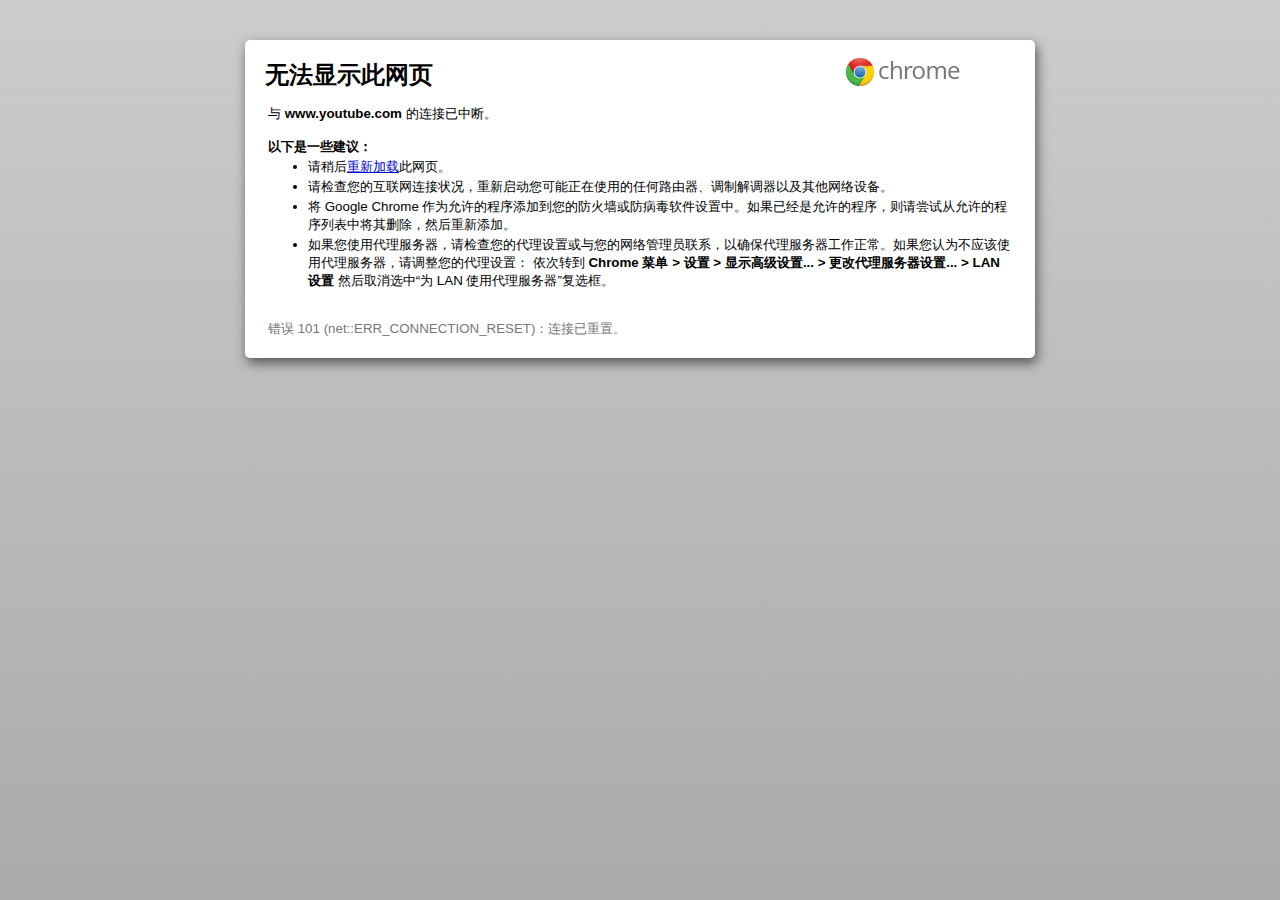
<file: js/bootstrap3.2.2/组件 · Bootstrap 中文文档_files/saved_resource.htm>
<!DOCTYPE html>
<!-- saved from url=(0028)data:text/html,chromewebdata -->
<html i18n-values="dir:textdirection" high-color-depth="" dir="ltr"><head><meta http-equiv="Content-Type" content="text/html; charset=UTF-8">

<title i18n-content="title">无法访问 http://www.youtube.com/embed/zpOULjyy-n8?rel=0</title>
<style>
body {
  background-color: white;
  font-family: Helvetica, Arial, sans-serif;
  margin: 0;
}

html[main-frame] body {
  background-color: #CCC;
}

/* On Android, gradient is broken due to background-attachment: fixed being
   currently disabled on Android; see crbug.com/135942 */
html[main-frame][high-color-depth] body {
  background: -webkit-linear-gradient(#CCC, #AAA);
  background-attachment: fixed;
}

html[main-frame] #cell {
padding: 40px;

}

#box {
  background-color: white;
  color: black;
  font-size: 10pt;
  line-height: 18px;
  margin: auto;
  max-width: 750px;
  min-width: 200px;
  padding: 5px;
}

html[main-frame] #box {
  border-radius: 5px;
  -webkit-box-shadow: 2px 5px 12px #555;
padding: 20px;
  width: 80%;

}

ul {
  margin: 0;
  padding-bottom: 0;
}

li {
  padding-top: 2px;
}

h1 {
  font-size: 12pt;
  line-height: 20px;
  margin: 0;
}

html[main-frame] h1 {
  font-size: 18pt;
  line-height: 30px;
}

h1 img {
  border: 0;
  float: right;
  -webkit-margin-start: 20px;
  margin-top: -4px;
}

html[dir=rtl] h1 img {
  float: left;
}

h2 {
  font-size: 10pt;
  font-weight: bold;
  margin: 0;
  padding: 0;
}

a {
  color: #00c;
}

a:active {
  color: #f00;
}

a:visited {
  color: #551a8b;
}

#errorSummary, #suggestions, #search {
  -webkit-margin-start: 3px;
  margin-top: 15px;
}

#errorDetails {
  color: #777;
  -webkit-margin-start: 3px;
  margin-top: 30px;
}

.failedUrl {
  word-wrap: break-word;
}

#logo-img {
  /* "Not allowed to load local resource: chrome://theme/IDR_PRODUCT_LOGO",
      so embed the resource manually. */
  content: -webkit-image-set(
      url('[data-uri]') 1x,
      url('[data-uri]') 2x);
}

</style>
<script>
/**
 * Sets the classes of elements to match their jscontent values.
 * Elements without jscontent values are ignored.
 *
 * This allows styles to be applied to nested elements from
 * within GRD files.  To work on these elements, this must be
 * called after jscontent substitution.
 */
function setJsContentElementClasses() {
  var elements = document.querySelectorAll('[jscontent]');
  for (var i = 0; i < elements.length; ++i) {
    elements[i].className = elements[i].getAttribute('jscontent');
  }
}

document.addEventListener('DOMContentLoaded',
                          setJsContentElementClasses,
                          false);

// A grey border and larger font is used when the error page is
// in the main frame.
if (window.top.location == window.location)
  document.documentElement.setAttribute('main-frame', '');

// The border only uses a gradient when using at least 24-bit color.
if (window.screen.colorDepth >= 24)
  document.documentElement.setAttribute('high-color-depth', '');
</script></head>



<body id="t" jstcache="0">
<div id="cell" jstcache="0">
 <div id="box" jstcache="0">
  <h1 jstcache="0">
   <img id="logo-img" jstcache="0">
   <span i18n-content="heading" jstcache="0">无法显示此网页</span>
  </h1>

  <div id="errorSummary" jsselect="summary" jstcache="1" style="">
   <span jsvalues=".innerHTML:msg" jstcache="4">与 <strong jscontent="hostName" jstcache="19" class="hostName">www.youtube.com</strong> 的连接已中断。</span>
  </div>

  <div id="suggestions" jsdisplay="suggestionsHeading" jstcache="2" style="">
   <h2 i18n-content="suggestionsHeading" jstcache="0">以下是一些建议：</h2>
   <ul jstcache="0">
    <li jsselect="suggestionsReload" jstcache="5" style="">
      <span jsvalues=".innerHTML:msg" jstcache="4">请稍后<a jsvalues="href:reloadUrl" jstcache="20" href="http://www.youtube.com/embed/zpOULjyy-n8?rel=0">重新加载</a>此网页。</span>
    </li>
    <li jsselect="suggestionsHomepage" jstcache="6" style="display: none;">
      <span jscontent="suggestionsHomepageMsg" jstcache="17" class="suggestionsHomepageMsg"></span>
      <a jscontent="hostName" jsvalues="href:homePage" jstcache="18" class="hostName"></a>
    </li>
    <li jsselect="suggestionsCheckConnection" jstcache="7" style="">
      <span jsvalues=".innerHTML:msg" jstcache="4">请检查您的互联网连接状况，重新启动您可能正在使用的任何路由器、调制解调器以及其他网络设备。</span>
    </li>
    <li jsselect="suggestionsDNSConfig" jstcache="8" style="display: none;">
      <span jsvalues=".innerHTML:msg" jstcache="4"></span>
    </li>
    <li jsselect="suggestionsDisableNetworkPrediction" jstcache="9" style="display: none;">
      <span jsvalues=".innerHTML:msg" jstcache="4"></span>
    </li>
    <li jsselect="suggestionsFirewallConfig" jstcache="10" style="">
      <span jsvalues=".innerHTML:msg" jstcache="4">将 <span jscontent="productName" jstcache="21" class="productName">Google Chrome</span> 作为允许的程序添加到您的防火墙或防病毒软件设置中。如果已经是允许的程序，则请尝试从允许的程序列表中将其删除，然后重新添加。</span>
    </li>
    <li jsselect="suggestionsProxyConfig" jstcache="11" style="">
      <span jsvalues=".innerHTML:msg" jstcache="4">如果您使用代理服务器，请检查您的代理设置或与您的网络管理员联系，以确保代理服务器工作正常。如果您认为不应该使用代理服务器，请调整您的代理设置：
          依次转到
          <strong jstcache="0">
          Chrome 菜单 &gt;
          <span jscontent="settingsTitle" jstcache="22" class="settingsTitle">设置</span>
          &gt;
          <span jscontent="advancedTitle" jstcache="23" class="advancedTitle">显示高级设置...</span>
          &gt;
          <span jscontent="proxyTitle" jstcache="24" class="proxyTitle">更改代理服务器设置...</span>
          &gt;
          LAN 设置
          </strong>
          然后取消选中“为 LAN 使用代理服务器”复选框。</span>
    </li>
    <li jsselect="suggestionsProxyDisable" jstcache="12" style="display: none;">
      <span jsvalues=".innerHTML:msg" jstcache="4"></span>
    </li>
    <li jsselect="suggestionsDisableExtension" jstcache="13" style="display: none;">
      <span jsvalues=".innerHTML:msg" jstcache="4"></span>
    </li>
    <li jsselect="suggestionsLearnMore" jstcache="14" style="display: none;">
      <span jsvalues=".innerHTML:msg" jstcache="4"></span>
    </li>
    <li jsselect="suggestionsViewPolicies" jstcache="15" style="display: none;">
      <span jsvalues=".innerHTML:msg" jstcache="4"></span>
    </li>
    <li jsselect="suggestionsContactAdministrator" jstcache="16" style="display: none;">
      <span jsvalues=".innerHTML:msg" jstcache="4"></span>
    </li>
   </ul>
  </div>

  <div id="errorDetails" jsselect="details" jscontent="$this" jstcache="3" class="$this" style="">错误 101 (net::ERR_CONNECTION_RESET)：连接已重置。</div>
 </div>
</div>


<script jstcache="0">// Copyright (c) 2010 The Chromium Authors. All rights reserved.
// Use of this source code is governed by a BSD-style license that can be
// found in the LICENSE file.

/**
 * NOTE: The use of this file is deprecated. Use i18n_template2.js instead.
 *
 * @fileoverview This is a simple template engine inspired by JsTemplates
 * optimized for i18n.
 *
 * It currently supports two handlers:
 *
 *   * i18n-content which sets the textContent of the element
 *
 *     <span i18n-content="myContent"></span>
 *     i18nTemplate.process(element, {'myContent': 'Content'});
 *
 *   * i18n-values is a list of attribute-value or property-value pairs.
 *     Properties are prefixed with a '.' and can contain nested properties.
 *
 *     <span i18n-values="title:myTitle;.style.fontSize:fontSize"></span>
 *     i18nTemplate.process(element, {
 *       'myTitle': 'Title',
 *       'fontSize': '13px'
 *     });
 */

var i18nTemplate = (function() {
  /**
   * This provides the handlers for the templating engine. The key is used as
   * the attribute name and the value is the function that gets called for every
   * single node that has this attribute.
   * @type {Object}
   */
  var handlers = {
    /**
     * This handler sets the textContent of the element.
     */
    'i18n-content': function(element, attributeValue, obj) {
      element.textContent = obj[attributeValue];
    },

    /**
     * This handler adds options to a select element.
     */
    'i18n-options': function(element, attributeValue, obj) {
      var options = obj[attributeValue];
      options.forEach(function(values) {
        var option = typeof values == 'string' ? new Option(values) :
            new Option(values[1], values[0]);
        element.appendChild(option);
      });
    },

    /**
     * This is used to set HTML attributes and DOM properties,. The syntax is:
     *   attributename:key;
     *   .domProperty:key;
     *   .nested.dom.property:key
     */
    'i18n-values': function(element, attributeValue, obj) {
      var parts = attributeValue.replace(/\s/g, '').split(/;/);
      for (var j = 0; j < parts.length; j++) {
        var a = parts[j].match(/^([^:]+):(.+)$/);
        if (a) {
          var propName = a[1];
          var propExpr = a[2];

          // Ignore missing properties
          if (propExpr in obj) {
            var value = obj[propExpr];
            if (propName.charAt(0) == '.') {
              var path = propName.slice(1).split('.');
              var object = element;
              while (object && path.length > 1) {
                object = object[path.shift()];
              }
              if (object) {
                object[path] = value;
                // In case we set innerHTML (ignoring others) we need to
                // recursively check the content
                if (path == 'innerHTML') {
                  process(element, obj);
                }
              }
            } else {
              element.setAttribute(propName, value);
            }
          } else {
            console.warn('i18n-values: Missing value for "' + propExpr + '"');
          }
        }
      }
    }
  };

  var attributeNames = [];
  for (var key in handlers) {
    attributeNames.push(key);
  }
  var selector = '[' + attributeNames.join('],[') + ']';

  /**
   * Processes a DOM tree with the {@code obj} map.
   */
  function process(node, obj) {
    var elements = node.querySelectorAll(selector);
    for (var element, i = 0; element = elements[i]; i++) {
      for (var j = 0; j < attributeNames.length; j++) {
        var name = attributeNames[j];
        var att = element.getAttribute(name);
        if (att != null) {
          handlers[name](element, att, obj);
        }
      }
    }
  }

  return {
    process: process
  };
})();
</script><script jstcache="0">// Copyright (c) 2012 The Chromium Authors. All rights reserved.
// Use of this source code is governed by a BSD-style license that can be
// found in the LICENSE file.

(function(){var i=null;function k(){return Function.prototype.call.apply(Array.prototype.slice,arguments)}function l(a,b){var c=k(arguments,2);return function(){return b.apply(a,c)}}function m(a,b){var c=new n(b);for(c.f=[a];c.f.length;){var e=c,d=c.f.shift();e.g(d);for(d=d.firstChild;d;d=d.nextSibling)d.nodeType==1&&e.f.push(d)}}function n(a){this.g=a}function o(a){a.style.display=""}function p(a){a.style.display="none"};var q=":",r=/\s*;\s*/;function s(){this.i.apply(this,arguments)}s.prototype.i=function(a,b){if(!this.a)this.a={};if(b){var c=this.a,e=b.a,d;for(d in e)c[d]=e[d]}else for(c in d=this.a,e=t,e)d[c]=e[c];this.a.$this=a;this.a.$context=this;this.d=typeof a!="undefined"&&a!=i?a:"";if(!b)this.a.$top=this.d};var t={$default:i},u=[];function v(a){for(var b in a.a)delete a.a[b];a.d=i;u.push(a)}function w(a,b,c){try{return b.call(c,a.a,a.d)}catch(e){return t.$default}}
function x(a,b,c,e){if(u.length>0){var d=u.pop();s.call(d,b,a);a=d}else a=new s(b,a);a.a.$index=c;a.a.$count=e;return a}var y="a_",z="b_",A="with (a_) with (b_) return ",D={};function E(a){if(!D[a])try{D[a]=new Function(y,z,A+a)}catch(b){}return D[a]}function F(a){for(var b=[],a=a.split(r),c=0,e=a.length;c<e;++c){var d=a[c].indexOf(q);if(!(d<0)){var f;f=a[c].substr(0,d).replace(/^\s+/,"").replace(/\s+$/,"");d=E(a[c].substr(d+1));b.push(f,d)}}return b};var G="jsinstance",H="jsts",I="*",J="div",K="id";function L(){}var M=0,N={0:{}},P={},Q={},R=[];function S(a){a.__jstcache||m(a,function(a){T(a)})}var U=[["jsselect",E],["jsdisplay",E],["jsvalues",F],["jsvars",F],["jseval",function(a){for(var b=[],a=a.split(r),c=0,e=a.length;c<e;++c)if(a[c]){var d=E(a[c]);b.push(d)}return b}],["transclude",function(a){return a}],["jscontent",E],["jsskip",E]];
function T(a){if(a.__jstcache)return a.__jstcache;var b=a.getAttribute("jstcache");if(b!=i)return a.__jstcache=N[b];for(var b=R.length=0,c=U.length;b<c;++b){var e=U[b][0],d=a.getAttribute(e);Q[e]=d;d!=i&&R.push(e+"="+d)}if(R.length==0)return a.setAttribute("jstcache","0"),a.__jstcache=N[0];var f=R.join("&");if(b=P[f])return a.setAttribute("jstcache",b),a.__jstcache=N[b];for(var h={},b=0,c=U.length;b<c;++b){var d=U[b],e=d[0],g=d[1],d=Q[e];d!=i&&(h[e]=g(d))}b=""+ ++M;a.setAttribute("jstcache",b);N[b]=
h;P[f]=b;return a.__jstcache=h}function V(a,b){a.h.push(b);a.k.push(0)}function W(a){return a.c.length?a.c.pop():[]}
L.prototype.e=function(a,b){var c=X(b),e=c.transclude;if(e)(c=Y(e))?(b.parentNode.replaceChild(c,b),e=W(this),e.push(this.e,a,c),V(this,e)):b.parentNode.removeChild(b);else if(c=c.jsselect){var c=w(a,c,b),d=b.getAttribute(G),f=!1;d&&(d.charAt(0)==I?(d=parseInt(d.substr(1),10),f=!0):d=parseInt(d,10));var h=c!=i&&typeof c=="object"&&typeof c.length=="number",e=h?c.length:1,g=h&&e==0;if(h)if(g)d?b.parentNode.removeChild(b):(b.setAttribute(G,"*0"),p(b));else if(o(b),d===i||d===""||f&&d<e-1){f=W(this);
d=d||0;for(h=e-1;d<h;++d){var j=b.cloneNode(!0);b.parentNode.insertBefore(j,b);Z(j,c,d);g=x(a,c[d],d,e);f.push(this.b,g,j,v,g,i)}Z(b,c,d);g=x(a,c[d],d,e);f.push(this.b,g,b,v,g,i);V(this,f)}else d<e?(f=c[d],Z(b,c,d),g=x(a,f,d,e),f=W(this),f.push(this.b,g,b,v,g,i),V(this,f)):b.parentNode.removeChild(b);else c==i?p(b):(o(b),g=x(a,c,0,1),f=W(this),f.push(this.b,g,b,v,g,i),V(this,f))}else this.b(a,b)};
L.prototype.b=function(a,b){var c=X(b),e=c.jsdisplay;if(e){if(!w(a,e,b)){p(b);return}o(b)}if(e=c.jsvars)for(var d=0,f=e.length;d<f;d+=2){var h=e[d],g=w(a,e[d+1],b);a.a[h]=g}if(e=c.jsvalues){d=0;for(f=e.length;d<f;d+=2)if(g=e[d],h=w(a,e[d+1],b),g.charAt(0)=="$")a.a[g]=h;else if(g.charAt(0)=="."){for(var g=g.substr(1).split("."),j=b,O=g.length,B=0,$=O-1;B<$;++B){var C=g[B];j[C]||(j[C]={});j=j[C]}j[g[O-1]]=h}else g&&(typeof h=="boolean"?h?b.setAttribute(g,g):b.removeAttribute(g):b.setAttribute(g,""+
h))}if(e=c.jseval){d=0;for(f=e.length;d<f;++d)w(a,e[d],b)}e=c.jsskip;if(!e||!w(a,e,b))if(c=c.jscontent){if(c=""+w(a,c,b),b.innerHTML!=c){for(;b.firstChild;)e=b.firstChild,e.parentNode.removeChild(e);b.appendChild(this.j.createTextNode(c))}}else{c=W(this);for(e=b.firstChild;e;e=e.nextSibling)e.nodeType==1&&c.push(this.e,a,e);c.length&&V(this,c)}};function X(a){if(a.__jstcache)return a.__jstcache;var b=a.getAttribute("jstcache");if(b)return a.__jstcache=N[b];return T(a)}
function Y(a,b){var c=document;if(b){var e=c.getElementById(a);if(!e){var e=b(),d=H,f=c.getElementById(d);if(!f)f=c.createElement(J),f.id=d,p(f),f.style.position="absolute",c.body.appendChild(f);d=c.createElement(J);f.appendChild(d);d.innerHTML=e;e=c.getElementById(a)}c=e}else c=c.getElementById(a);return c?(S(c),c=c.cloneNode(!0),c.removeAttribute(K),c):i}function Z(a,b,c){c==b.length-1?a.setAttribute(G,I+c):a.setAttribute(G,""+c)};window.jstGetTemplate=Y;window.JsEvalContext=s;window.jstProcess=function(a,b){var c=new L;S(b);c.j=b?b.nodeType==9?b:b.ownerDocument||document:document;var e=l(c,c.e,a,b),d=c.h=[],f=c.k=[];c.c=[];e();for(var h,g,j;d.length;)h=d[d.length-1],e=f[f.length-1],e>=h.length?(e=c,g=d.pop(),g.length=0,e.c.push(g),f.pop()):(g=h[e++],j=h[e++],h=h[e++],f[f.length-1]=e,g.call(c,j,h))};
})()
</script><script jstcache="0">var templateData = {"details":"\u9519\u8BEF 101 (net::ERR_CONNECTION_RESET)\uFF1A\u8FDE\u63A5\u5DF2\u91CD\u7F6E\u3002","heading":"\u65E0\u6CD5\u663E\u793A\u6B64\u7F51\u9875","suggestionsCheckConnection":{"msg":"\u8BF7\u68C0\u67E5\u60A8\u7684\u4E92\u8054\u7F51\u8FDE\u63A5\u72B6\u51B5\uFF0C\u91CD\u65B0\u542F\u52A8\u60A8\u53EF\u80FD\u6B63\u5728\u4F7F\u7528\u7684\u4EFB\u4F55\u8DEF\u7531\u5668\u3001\u8C03\u5236\u89E3\u8C03\u5668\u4EE5\u53CA\u5176\u4ED6\u7F51\u7EDC\u8BBE\u5907\u3002"},"suggestionsFirewallConfig":{"msg":"\u5C06 \u003Cspan jscontent=\"productName\"\u003E\u003C/span\u003E \u4F5C\u4E3A\u5141\u8BB8\u7684\u7A0B\u5E8F\u6DFB\u52A0\u5230\u60A8\u7684\u9632\u706B\u5899\u6216\u9632\u75C5\u6BD2\u8F6F\u4EF6\u8BBE\u7F6E\u4E2D\u3002\u5982\u679C\u5DF2\u7ECF\u662F\u5141\u8BB8\u7684\u7A0B\u5E8F\uFF0C\u5219\u8BF7\u5C1D\u8BD5\u4ECE\u5141\u8BB8\u7684\u7A0B\u5E8F\u5217\u8868\u4E2D\u5C06\u5176\u5220\u9664\uFF0C\u7136\u540E\u91CD\u65B0\u6DFB\u52A0\u3002","productName":"Google Chrome"},"suggestionsHeading":"\u4EE5\u4E0B\u662F\u4E00\u4E9B\u5EFA\u8BAE\uFF1A","suggestionsProxyConfig":{"advancedTitle":"\u663E\u793A\u9AD8\u7EA7\u8BBE\u7F6E...","msg":"\u5982\u679C\u60A8\u4F7F\u7528\u4EE3\u7406\u670D\u52A1\u5668\uFF0C\u8BF7\u68C0\u67E5\u60A8\u7684\u4EE3\u7406\u8BBE\u7F6E\u6216\u4E0E\u60A8\u7684\u7F51\u7EDC\u7BA1\u7406\u5458\u8054\u7CFB\uFF0C\u4EE5\u786E\u4FDD\u4EE3\u7406\u670D\u52A1\u5668\u5DE5\u4F5C\u6B63\u5E38\u3002\u5982\u679C\u60A8\u8BA4\u4E3A\u4E0D\u5E94\u8BE5\u4F7F\u7528\u4EE3\u7406\u670D\u52A1\u5668\uFF0C\u8BF7\u8C03\u6574\u60A8\u7684\u4EE3\u7406\u8BBE\u7F6E\uFF1A\n          \u4F9D\u6B21\u8F6C\u5230\n          \u003Cstrong\u003E\n          Chrome \u83DC\u5355 \u003E\n          \u003Cspan jscontent=\"settingsTitle\"\u003E\u003C/span\u003E\n          \u003E\n          \u003Cspan jscontent=\"advancedTitle\"\u003E\u003C/span\u003E\n          \u003E\n          \u003Cspan jscontent=\"proxyTitle\"\u003E\u003C/span\u003E\n          \u003E\n          LAN \u8BBE\u7F6E\n          \u003C/strong\u003E\n          \u7136\u540E\u53D6\u6D88\u9009\u4E2D\u201C\u4E3A LAN \u4F7F\u7528\u4EE3\u7406\u670D\u52A1\u5668\u201D\u590D\u9009\u6846\u3002","proxyTitle":"\u66F4\u6539\u4EE3\u7406\u670D\u52A1\u5668\u8BBE\u7F6E...","settingsTitle":"\u8BBE\u7F6E"},"suggestionsReload":{"msg":"\u8BF7\u7A0D\u540E\u003Ca jsvalues=\"href:reloadUrl\"\u003E\u91CD\u65B0\u52A0\u8F7D\u003C/a\u003E\u6B64\u7F51\u9875\u3002","reloadUrl":"http://www.youtube.com/embed/zpOULjyy-n8?rel=0"},"summary":{"failedUrl":"http://www.youtube.com/embed/zpOULjyy-n8?rel=0","hostName":"www.youtube.com","msg":"\u4E0E \u003Cstrong jscontent=\"hostName\"\u003E\u003C/strong\u003E \u7684\u8FDE\u63A5\u5DF2\u4E2D\u65AD\u3002","productName":"Google Chrome"},"textdirection":"ltr","title":"\u65E0\u6CD5\u8BBF\u95EE http://www.youtube.com/embed/zpOULjyy-n8?rel=0"};</script><script jstcache="0">// Copyright (c) 2010 The Chromium Authors. All rights reserved.
// Use of this source code is governed by a BSD-style license that can be
// found in the LICENSE file.

// Invoke the template engine previously loaded from i18n_template.js
i18nTemplate.process(document, templateData);
</script><script jstcache="0">var tp = document.getElementById('t');jstProcess(new JsEvalContext(templateData), tp);</script></body></html>
</file>
<file: css/index.css>
/*
* @Author: sisi
* @Date:   2018-10-23 10:25:24
* @Last Modified by:   sisi
* @Last Modified time: 2018-10-30 10:20:56
*/
.lan-header{
	width: 100%;
	height: 140px;
	background-color: #000;
}
.logo{
	width: 100%;
	height: 86px;
	border:1px solid #000;
}
.logo .left-logo{
	/* width: 60px; */
	float: left;
	margin: 40px 60px;
}
.logo .left-logo>i{
	font-size: 16px;
	color: #999;
}
.logo .left-logo>a{
	color: #999999;
	text-decoration: none;
}
.logo .center-logo{
	float: left;
	margin-top: 20px;
	margin-left: 300px;
}
.logo .center-logo>img{
	width: 170px;
	height: 48px;
}
.logo .right-logo{
	position: absolute;
	right: 60px;
}
.logo .right-logo>ul>li{
	float: left;
	padding:40px 6px;
	color: #999;
}
.logo .right-logo>ul>li>a{
	color: #999;
	text-decoration: none;
}
.logo .right-logo>ul>li:last-child>a{
	font-size: 14px;
	color: #fff;
}
.logo .right-logo>ul>li:last-child>i{
	color: #fff;
}
.nav{
	height:65px;
	background-color:#000;
	border:1px solid #000;
	position: -webkit-sticky;
	position: sticky;
	top:0px;
}
.navbar-top{
	position: absolute;
	left: 15px;
}
.nav .navbar-top>li{
	float: left;
	margin-left: 47px;
	margin-top:20px;
}
.nav .navbar-top>li>a{
	font-size: 14.5px;
	color: #fff;
	text-decoration: none;
}
.nav .navbar-search{
	float: right;
	margin-right: 30px;
}
.nav .navbar-search>input{
	width: 200px;
	height: 65px;
	background-color: #D51B51;
	color: #fff;
	font-size: 14px;
	text-indent: 30px;
	position: relative;
	top:-5px;
}
.nav .navbar-search>button{
	width: 80px;
	height: 65px;
	background-color: #D51B51;
	color: #fff;
	position: relative;
	right: 5px;
	bottom:1px;
}
.nav .navbar-search>button>i{
	font-size: 20px;
}
.slide{
	position: relative;
	top:-5px;
}
.lan-body{
	width: 100%;
}
.goods{
	width: 100%;
	height: 618px;
}
.navTabs{
	width: 50%;
	height: 100px;
	margin-top:60px;
	margin-left: 400px;
	background-color: #fff;
}
.current{
	border-bottom: 3px solid #000;
}
.navTabs>li{
	width: 150px;
	height: 60px;
	float: left;
	margin:-20px 30px;
	text-align: center;
	line-height: 60px;
}
.navTabs>li>a{
	text-decoration: none;
	font-size: 22px;
	color: #000;
}
.tabBox{
	width: 97%;
	height: 500px;
	margin:-20px auto;
	/* background-color: red; */
	overflow: hidden;
	position: relative;
}
.tabBox .icon-arrow,.tabBox .icon-arrow1{
	color: #000;
	font-size: 26px;
}
.tabBox .icon-arrow{
	position: absolute;
	left: 0;
	top:130px;
}
.tabBox .icon-arrow1{
	position: absolute;
	right: 0;
	top:130px;
}
.tabContent{
	width: 3850px;
	height: 500px;
	/* margin-left: -1285px; */
}
.tabContent>li{
	float: left;
	margin-top:10px;
	margin-left: 33px;
}

.tabOne>img,.tabTwo>img,.tabThree>img,.tabThree>img,.tabFour>img{
	width: 286.5px;
	height: 286.5px;
}
.tabContent>li>p{
	font-size: 18px;
	color: #000;
	text-align: center;
	margin-top: 15px;
}
.tabContent>li>p:nth-child(2){
	margin-top: 30px;
}
.tabContent>li>p:nth-child(4){
	color: #ccc;
}
.tabContent .tabText{
	text-align: center;
	font-size: 18px;
	color: #000;
}
.tabContent .tabText>span:nth-child(2){
	color: #ccc;
	margin:0 10px;
}

.picture,.picture>img{
	width: 100%;
	height: 580px;
}
/* 响应式 */
@media (min-width: 1200px) {
	.img-box{
		width: 100%;
		height: 665px; 
	}
	.img-box .imgbox-title{
		text-align: center;
		color: #000;
	}
	.img-box .imgbox-title>p{
		margin-top: 20px;
	}
	.img-box .imgbox-content>li{
		/* width: 30%; */
		float: left;
		margin:20px 22px;
	}
	.img-box .imgbox-content>li:nth-child(1){
		margin-left: 30px;
	}
	.img-box .imgbox-content>li>h5{
		text-align: center;
		font-size: 15px;
		color: #000;
		margin-top: 30px;
	}
	.img-box .imgbox-content>li>p{
		text-align: center;
		font-size: 15px;
		color: #ccc;
		margin-top: 20px;
	}
	.img-box .imgbox-content>li>button{
		width: 180px;
		height: 42px;
		background-color: #000;
		color: #fff;
		font-size: 14px;
		margin:30px 105px;
	}
	.img-box .imgbox-content>li>button:hover{
		background-color: #D51B51;
	}
}
@media (min-width: 1200px) and (max-width: 1200px) {
	.img-box{
		width: 100%;
		height: 665px; 
	}
	.img-box .imgbox-title{
		text-align: center;
		color: #000;
	}
	.img-box .imgbox-title>p{
		margin-top: 20px;
	}
	.img-box .imgbox-content>li{
		/* width: 30%; */
		float: left;
		margin:20px 22px;
	}
	.img-box .imgbox-content>li:nth-child(3){
		display: none;
	}
	.img-box .imgbox-content>li>h5{
		text-align: center;
		font-size: 15px;
		color: #000;
		margin-top: 30px;
	}
	.img-box .imgbox-content>li>p{
		text-align: center;
		font-size: 15px;
		color: #ccc;
		margin-top: 20px;
	}
	.img-box .imgbox-content>li>button{
		width: 180px;
		height: 42px;
		background-color: #000;
		color: #fff;
		font-size: 14px;
		margin:30px 105px;
	}
	.img-box .imgbox-content>li>button:hover{
		background-color: #D51B51;
	}
}
@media (max-width: 950px) {
	.img-box{
		width: 100%;
		height: 665px; 
	}
	.img-box .imgbox-title{
		text-align: center;
		color: #000;
	}
	.img-box .imgbox-title>p{
		margin-top: 20px;
	}
	.img-box .imgbox-content>li{
		/* width: 30%; */
		float: left;
		margin:20px 22px;
	}
	.img-box .imgbox-content>li:nth-child(3),
	.img-box .imgbox-content>li:nth-child(2){
		display: none;
	}
	.img-box .imgbox-content>li>h5{
		text-align: center;
		font-size: 15px;
		color: #000;
		margin-top: 30px;
	}
	.img-box .imgbox-content>li>p{
		text-align: center;
		font-size: 15px;
		color: #ccc;
		margin-top: 20px;
	}
	.img-box .imgbox-content>li>button{
		width: 180px;
		height: 42px;
		background-color: #000;
		color: #fff;
		font-size: 14px;
		margin:30px 105px;
	}
	.img-box .imgbox-content>li>button:hover{
		background-color: #D51B51;
	}
}




.picture2,.picture2>img{
	width: 100%;
	height: 480px;
}

/* 搜索部分开始 */
.search{
	width: 100%;
	height: 200px;
	background-color: #000;
	position: relative;
}
.search .search-box{
	height: 100px;
	width: 600px;
	position: absolute;
	top:60px;
	left: 400px;
}
.search .search-box>p{
	font-size: 18px;
	line-height: 100px;
	color: #fff;
	float: left;
}
.search .search-box>input{
	width: 237px;
	height: 78px;
	background-color: #D51B51;
	color: #fff;
	font-size: 18px;
	text-indent:30px;
	float: left;
	margin-left: 198px;
	margin-top: 10px;
}
.search .search-box>button{
	width: 78px;
	height: 78px;
	background-color: #D51B51;
	float: right;
	margin-top: 10px;
}
.search .search-box>button>i{
	font-size: 24px;
	color: #fff;
	font-weight: 600;
}
.lan-footer{
	width: 100%;
	height: 210px;
	border:1px solid #fff;
}
.lan-footer .footerOne{
	width: 700px;
	height: 20px;
	margin:30px auto;
}
.lan-footer .footerOne>p{
	font-size: 12px;
	color: #000;
	float: left;
	margin-left: 10px;
}
.lan-footer .footerOne>p>a{
	color: #000;
}
.lan-footer .footerTwo{
	margin-left: 550px;
}
.lan-footer .footerTwo>ul>li{
	float: left;
	margin-left: 5px;
	color: #999999;
}
.lan-footer .footerTwo>ul>li>a{
	font-size: 12px;
	color: #999999;
}
.lan-footer .footerTwo>p{
	font-size: 12px;
	color: #999;
	margin-left: -150px;
	margin-top: 15px;
}
.lan-footer .footerTwo>p>a{
	color: #999;
	text-decoration: underline;
}
.navbar .container{
	line-height: 45px;

}
.navbar .container>a{
	margin-left: 500px;
	color: #fff;
	text-decoration: underline;
}
.navbar .container .navbar-left{
	width: 500px;
	height: 40px;
	color: #fff;
	position: absolute;
	left: 50px;
	overflow: hidden;
}
.navbar .container .navbar-left .carouselText{
	position: absolute;
	text-indent: 500px;
}
.navbar .container .navbar-right{
	color: #fff;
}
.navbar .container .navbar-right>span,.navbar .container .navbar-right>i,
.navbar .container .navbar-right>a{
	margin:0 5px;
}
.navbar .container .navbar-right>i{
	font-size: 20px;
}
.navbar .container .navbar-right>a{
	color: #fff;
	text-decoration: underline;
}
.return{
	width: 60px;
	height: 50px;
	background-color: #000;
	position: fixed;
	bottom: 100px;
	right: 0;
}
.return>a,.return>i{
	color: #fff;
	font-size: 18px;
	line-height: 50px;
	margin-left: 20px;
}
</file>
<file: css/common.css>
/*
* @Author: sisi
* @Date:   2018-10-23 10:25:12
* @Last Modified by:   sisi
* @Last Modified time: 2018-10-23 19:45:55
*/
/*css 初始化 */
html, body, ul, li, ol, dl, dd, dt, p, h1, h2, h3, h4, h5, h6, form, fieldset, legend, img { margin:0; padding:0; }
fieldset, img,input,button { border:none; padding:0;margin:0;outline-style:none; }
ul, ol { list-style:none; }
input { padding-top:0; padding-bottom:0; font-family: "SimSun","宋体";}
select, input { vertical-align:middle;}
select, input, textarea { font-size:12px; margin:0; }
textarea { resize:none; } /*文字域防止拖动*/
img {border:0;	vertical-align:middle; }  /*  去掉图片低测默认的3像素空白缝隙*/
table { border-collapse:collapse; }
body {
    font:12px/150% Arial,Verdana,"\5b8b\4f53";  /* 宋体 */
    color:#fff;
    background:#fff;
}
.clearfix:before,.clearfix:after {  
    content:"";
    display:table;
}
.clearfix:after{clear:both;}  
.clearfix{
    *zoom:1;
} 
a{color:#fff;text-decoration: none;}
a:hover{color:#fff;text-decoration: none;}
h1,h2,h3,h4,h5,h6 {text-decoration:none;font-weight:normal;font-size:100%;}
s,i,em{font-style:normal;text-decoration:none;}

*{
	margin:0;
	padding:0;
}
</file>
<file: css/iconfont/iconfont.css>
@font-face {font-family: "iconfont";
  src: url('iconfont.eot?t=1540261542221'); /* IE9*/
  src: url('iconfont.eot?t=1540261542221#iefix') format('embedded-opentype'), /* IE6-IE8 */
  url('[data-uri]') format('woff'),
  url('iconfont.ttf?t=1540261542221') format('truetype'), /* chrome, firefox, opera, Safari, Android, iOS 4.2+*/
  url('iconfont.svg?t=1540261542221#iconfont') format('svg'); /* iOS 4.1- */
}

.iconfont {
  font-family:"iconfont" !important;
  font-size:16px;
  font-style:normal;
  -webkit-font-smoothing: antialiased;
  -moz-osx-font-smoothing: grayscale;
}

.icon-start:before { content: "\e600"; }

.icon-arrow:before { content: "\e637"; }

.icon-up:before { content: "\e60a"; }

.icon-bag:before { content: "\e63b"; }

.icon-search:before { content: "\e501"; }

.icon-arrow-solid-up:before { content: "\e506"; }

.icon-weibo:before { content: "\e63c"; }

.icon-arrow-down:before { content: "\e502"; }

.icon-weixin:before { content: "\e61c"; }

.icon-arrow1:before { content: "\e70a"; }

.icon-user:before { content: "\e834"; }

.icon-dingwei:before { content: "\e607"; }
</file>
<file: js/bootstrap3.2.2/css/patch.css>
body {
  font-family: "Helvetica Neue", Helvetica, Microsoft Yahei, Hiragino Sans GB, WenQuanYi Micro Hei, sans-serif;
}

.bs-example:after {
	content: "ʵ����" !important;
}

.bs-docs-section > p, .bs-docs-section > ul, 
.bs-docs-section > ol, .bs-callout > p, 
.bs-callout > ol, .bs-callout > ul {
	font-size: 16px;
	line-height: 1.75;
	margin-bottom: 1em;
}

.bs-callout *:last-child {
	margin-bottom: 0;
}
</file>
<file: css/iconfont/demo.css>
*{margin: 0;padding: 0;list-style: none;}
/*
KISSY CSS Reset
理念：1. reset 的目的不是清除浏览器的默认样式，这仅是部分工作。清除和重置是紧密不可分的。
2. reset 的目的不是让默认样式在所有浏览器下一致，而是减少默认样式有可能带来的问题。
3. reset 期望提供一套普适通用的基础样式。但没有银弹，推荐根据具体需求，裁剪和修改后再使用。
特色：1. 适应中文；2. 基于最新主流浏览器。
维护：玉伯<lifesinger@gmail.com>, 正淳<ragecarrier@gmail.com>
 */

/** 清除内外边距 **/
body, h1, h2, h3, h4, h5, h6, hr, p, blockquote, /* structural elements 结构元素 */
dl, dt, dd, ul, ol, li, /* list elements 列表元素 */
pre, /* text formatting elements 文本格式元素 */
form, fieldset, legend, button, input, textarea, /* form elements 表单元素 */
th, td /* table elements 表格元素 */ {
  margin: 0;
  padding: 0;
}

/** 设置默认字体 **/
body,
button, input, select, textarea /* for ie */ {
  font: 12px/1.5 tahoma, arial, \5b8b\4f53, sans-serif;
}
h1, h2, h3, h4, h5, h6 { font-size: 100%; }
address, cite, dfn, em, var { font-style: normal; } /* 将斜体扶正 */
code, kbd, pre, samp { font-family: courier new, courier, monospace; } /* 统一等宽字体 */
small { font-size: 12px; } /* 小于 12px 的中文很难阅读，让 small 正常化 */

/** 重置列表元素 **/
ul, ol { list-style: none; }

/** 重置文本格式元素 **/
a { text-decoration: none; }
a:hover { text-decoration: underline; }


/** 重置表单元素 **/
legend { color: #000; } /* for ie6 */
fieldset, img { border: 0; } /* img 搭车：让链接里的 img 无边框 */
button, input, select, textarea { font-size: 100%; } /* 使得表单元素在 ie 下能继承字体大小 */
/* 注：optgroup 无法扶正 */

/** 重置表格元素 **/
table { border-collapse: collapse; border-spacing: 0; }

/* 清除浮动 */
.ks-clear:after, .clear:after {
  content: '\20';
  display: block;
  height: 0;
  clear: both;
}
.ks-clear, .clear {
  *zoom: 1;
}

.main {
  padding: 30px 100px;
width: 960px;
margin: 0 auto;
}
.main h1{font-size:36px; color:#333; text-align:left;margin-bottom:30px; border-bottom: 1px solid #eee;}

.helps{margin-top:40px;}
.helps pre{
  padding:20px;
  margin:10px 0;
  border:solid 1px #e7e1cd;
  background-color: #fffdef;
  overflow: auto;
}

.icon_lists{
  width: 100% !important;

}

.icon_lists li{
  float:left;
  width: 100px;
  height:180px;
  text-align: center;
  list-style: none !important;
}
.icon_lists .icon{
  font-size: 42px;
  line-height: 100px;
  margin: 10px 0;
  color:#333;
  -webkit-transition: font-size 0.25s ease-out 0s;
  -moz-transition: font-size 0.25s ease-out 0s;
  transition: font-size 0.25s ease-out 0s;

}
.icon_lists .icon:hover{
  font-size: 100px;
}



.markdown {
  color: #666;
  font-size: 14px;
  line-height: 1.8;
}

.highlight {
  line-height: 1.5;
}

.markdown img {
  vertical-align: middle;
  max-width: 100%;
}

.markdown h1 {
  color: #404040;
  font-weight: 500;
  line-height: 40px;
  margin-bottom: 24px;
}

.markdown h2,
.markdown h3,
.markdown h4,
.markdown h5,
.markdown h6 {
  color: #404040;
  margin: 1.6em 0 0.6em 0;
  font-weight: 500;
  clear: both;
}

.markdown h1 {
  font-size: 28px;
}

.markdown h2 {
  font-size: 22px;
}

.markdown h3 {
  font-size: 16px;
}

.markdown h4 {
  font-size: 14px;
}

.markdown h5 {
  font-size: 12px;
}

.markdown h6 {
  font-size: 12px;
}

.markdown hr {
  height: 1px;
  border: 0;
  background: #e9e9e9;
  margin: 16px 0;
  clear: both;
}

.markdown p,
.markdown pre {
  margin: 1em 0;
}

.markdown > p,
.markdown > blockquote,
.markdown > .highlight,
.markdown > ol,
.markdown > ul {
  width: 80%;
}

.markdown ul > li {
  list-style: circle;
}

.markdown > ul li,
.markdown blockquote ul > li {
  margin-left: 20px;
  padding-left: 4px;
}

.markdown > ul li p,
.markdown > ol li p {
  margin: 0.6em 0;
}

.markdown ol > li {
  list-style: decimal;
}

.markdown > ol li,
.markdown blockquote ol > li {
  margin-left: 20px;
  padding-left: 4px;
}

.markdown code {
  margin: 0 3px;
  padding: 0 5px;
  background: #eee;
  border-radius: 3px;
}

.markdown pre {
  border-radius: 6px;
  background: #f7f7f7;
  padding: 20px;
}

.markdown pre code {
  border: none;
  background: #f7f7f7;
  margin: 0;
}

.markdown strong,
.markdown b {
  font-weight: 600;
}

.markdown > table {
  border-collapse: collapse;
  border-spacing: 0px;
  empty-cells: show;
  border: 1px solid #e9e9e9;
  width: 95%;
  margin-bottom: 24px;
}

.markdown > table th {
  white-space: nowrap;
  color: #333;
  font-weight: 600;

}

.markdown > table th,
.markdown > table td {
  border: 1px solid #e9e9e9;
  padding: 8px 16px;
  text-align: left;
}

.markdown > table th {
  background: #F7F7F7;
}

.markdown blockquote {
  font-size: 90%;
  color: #999;
  border-left: 4px solid #e9e9e9;
  padding-left: 0.8em;
  margin: 1em 0;
  font-style: italic;
}

.markdown blockquote p {
  margin: 0;
}

.markdown .anchor {
  opacity: 0;
  transition: opacity 0.3s ease;
  margin-left: 8px;
}

.markdown .waiting {
  color: #ccc;
}

.markdown h1:hover .anchor,
.markdown h2:hover .anchor,
.markdown h3:hover .anchor,
.markdown h4:hover .anchor,
.markdown h5:hover .anchor,
.markdown h6:hover .anchor {
  opacity: 1;
  display: inline-block;
}

.markdown > br,
.markdown > p > br {
  clear: both;
}


.hljs {
  display: block;
  background: white;
  padding: 0.5em;
  color: #333333;
  overflow-x: auto;
}

.hljs-comment,
.hljs-meta {
  color: #969896;
}

.hljs-string,
.hljs-variable,
.hljs-template-variable,
.hljs-strong,
.hljs-emphasis,
.hljs-quote {
  color: #df5000;
}

.hljs-keyword,
.hljs-selector-tag,
.hljs-type {
  color: #a71d5d;
}

.hljs-literal,
.hljs-symbol,
.hljs-bullet,
.hljs-attribute {
  color: #0086b3;
}

.hljs-section,
.hljs-name {
  color: #63a35c;
}

.hljs-tag {
  color: #333333;
}

.hljs-title,
.hljs-attr,
.hljs-selector-id,
.hljs-selector-class,
.hljs-selector-attr,
.hljs-selector-pseudo {
  color: #795da3;
}

.hljs-addition {
  color: #55a532;
  background-color: #eaffea;
}

.hljs-deletion {
  color: #bd2c00;
  background-color: #ffecec;
}

.hljs-link {
  text-decoration: underline;
}

pre{
  background: #fff;
}
</file>
<file: js/bootstrap3.2.2/css/docs.min.css>
/*!
 * Bootstrap Docs (http://getbootstrap.com)
 * Copyright 2011-2014 Twitter, Inc.
 * Licensed under the Creative Commons Attribution 3.0 Unported License. For
 * details, see http://creativecommons.org/licenses/by/3.0/.
 */body{position:relative}.table code{font-size:13px;font-weight:400}.btn-outline{color:#563d7c;background-color:transparent;border-color:#563d7c}.btn-outline:active,.btn-outline:focus,.btn-outline:hover{color:#fff;background-color:#563d7c;border-color:#563d7c}.btn-outline-inverse{color:#fff;background-color:transparent;border-color:#cdbfe3}.btn-outline-inverse:active,.btn-outline-inverse:focus,.btn-outline-inverse:hover{color:#563d7c;text-shadow:none;background-color:#fff;border-color:#fff}.bs-docs-booticon{display:block;font-weight:500;color:#fff;text-align:center;cursor:default;background-color:#563d7c;border-radius:15%}.bs-docs-booticon-sm{width:30px;height:30px;font-size:20px;line-height:28px}.bs-docs-booticon-lg{width:144px;height:144px;font-size:108px;line-height:140px}.bs-docs-booticon-inverse{color:#563d7c;background-color:#fff}.bs-docs-booticon-outline{background-color:transparent;border:1px solid #cdbfe3}#skippy{display:block;padding:1em;color:#fff;background-color:#6f5499;outline:0}#skippy .skiplink-text{padding:.5em;outline:1px dotted}.bs-docs-nav{margin-bottom:0;background-color:#fff;border-bottom:0}.bs-home-nav .bs-nav-b{display:none}.bs-docs-nav .navbar-brand,.bs-docs-nav .navbar-nav>li>a{font-weight:500;color:#563d7c}.bs-docs-nav .navbar-nav>.active>a,.bs-docs-nav .navbar-nav>.active>a:hover,.bs-docs-nav .navbar-nav>li>a:hover{color:#463265;background-color:#f9f9f9}.bs-docs-nav .navbar-toggle .icon-bar{background-color:#563d7c}.bs-docs-nav .navbar-header .navbar-toggle{border-color:#fff}.bs-docs-nav .navbar-header .navbar-toggle:focus,.bs-docs-nav .navbar-header .navbar-toggle:hover{background-color:#f9f9f9;border-color:#f9f9f9}.bs-docs-footer{padding-top:40px;padding-bottom:40px;margin-top:100px;color:#767676;text-align:center;border-top:1px solid #e5e5e5}.bs-docs-footer-links{padding-left:0;margin-top:20px}.bs-docs-footer-links li{display:inline;padding:0 2px}.bs-docs-footer-links li:first-child{padding-left:0}@media (min-width:768px){.bs-docs-footer p{margin-bottom:0}}.bs-docs-social{margin-bottom:20px;text-align:center}.bs-docs-social-buttons{display:inline-block;padding-left:0;margin-bottom:0;list-style:none}.bs-docs-social-buttons li{display:inline-block;padding:5px 8px;line-height:1}.bs-docs-social-buttons .twitter-follow-button{width:225px!important}.bs-docs-social-buttons .twitter-share-button{width:98px!important}.github-btn{overflow:hidden;border:0}.bs-docs-header,.bs-docs-masthead{position:relative;padding:30px 15px;color:#cdbfe3;text-align:center;text-shadow:0 1px 0 rgba(0,0,0,.1);background-color:#6f5499;background-image:-webkit-gradient(linear,left top,left bottom,from(#563d7c),to(#6f5499));background-image:-webkit-linear-gradient(top,#563d7c 0,#6f5499 100%);background-image:-o-linear-gradient(top,#563d7c 0,#6f5499 100%);background-image:linear-gradient(to bottom,#563d7c 0,#6f5499 100%);filter:progid:DXImageTransform.Microsoft.gradient(startColorstr='#563d7c', endColorstr='#6F5499', GradientType=0);background-repeat:repeat-x}.bs-docs-masthead .bs-docs-booticon{margin:0 auto 30px}.bs-docs-masthead h1{font-weight:300;line-height:1;color:#fff}.bs-docs-masthead .lead{margin:0 auto 30px;font-size:20px;color:#fff}.bs-docs-masthead .version{margin-top:-15px;margin-bottom:30px;color:#9783b9}.bs-docs-masthead .btn{width:100%;padding:15px 30px;font-size:20px}@media (min-width:480px){.bs-docs-masthead .btn{width:auto}}@media (min-width:768px){.bs-docs-masthead{padding:80px 0}.bs-docs-masthead h1{font-size:60px}.bs-docs-masthead .lead{font-size:24px}}@media (min-width:992px){.bs-docs-masthead .lead{width:80%;font-size:30px}}.bs-docs-header{margin-bottom:40px;font-size:20px}.bs-docs-header h1{margin-top:0;color:#fff}.bs-docs-header p{margin-bottom:0;font-weight:300;line-height:1.4}.bs-docs-header .container{position:relative}@media (min-width:768px){.bs-docs-header{padding-top:60px;padding-bottom:60px;font-size:24px;text-align:left}.bs-docs-header h1{font-size:60px;line-height:1}}@media (min-width:992px){.bs-docs-header h1,.bs-docs-header p{margin-right:380px}}.carbonad{width:auto!important;height:auto!important;padding:20px!important;margin:30px -30px -31px!important;overflow:hidden;font-size:13px!important;line-height:16px!important;text-align:left;background:0 0!important;border:solid #866ab3!important;border-width:1px 0!important}.carbonad-img{margin:0!important}.carbonad-tag,.carbonad-text{display:block!important;float:none!important;width:auto!important;height:auto!important;margin-left:145px!important;font-family:"Helvetica Neue",Helvetica,Arial,sans-serif!important}.carbonad-text{padding-top:0!important}.carbonad-tag{color:inherit!important;text-align:left!important}.carbonad-tag a,.carbonad-text a{color:#fff!important}.carbonad #azcarbon>img{display:none}@media (min-width:480px){.carbonad{width:330px!important;margin:20px auto!important;border-width:1px!important;border-radius:4px}.bs-docs-masthead .carbonad{margin:50px auto 0!important}}@media (min-width:768px){.carbonad{margin-right:0!important;margin-left:0!important}}@media (min-width:992px){.carbonad{position:absolute;top:0;right:15px;width:330px!important;padding:15px!important;margin:0!important}.bs-docs-masthead .carbonad{position:static}}.bs-docs-featurette{padding-top:40px;padding-bottom:40px;font-size:16px;line-height:1.5;color:#555;text-align:center;background-color:#fff;border-bottom:1px solid #e5e5e5}.bs-docs-featurette+.bs-docs-footer{margin-top:0;border-top:0}.bs-docs-featurette-title{margin-bottom:5px;font-size:30px;font-weight:400;color:#333}.half-rule{width:100px;margin:40px auto}.bs-docs-featurette h3{margin-bottom:5px;font-weight:400;color:#333}.bs-docs-featurette-img{display:block;margin-bottom:20px;color:#333}.bs-docs-featurette-img:hover{color:#337ab7;text-decoration:none}.bs-docs-featurette-img img{display:block;margin-bottom:15px}@media (min-width:480px){.bs-docs-featurette .img-responsive{margin-top:30px}}@media (min-width:768px){.bs-docs-featurette{padding-top:100px;padding-bottom:100px}.bs-docs-featurette-title{font-size:40px}.bs-docs-featurette .lead{max-width:80%;margin-right:auto;margin-left:auto}.bs-docs-featurette .img-responsive{margin-top:0}}.bs-docs-featured-sites{margin-right:-1px;margin-left:-1px}.bs-docs-featured-sites .col-xs-6{padding:1px}.bs-docs-featured-sites .img-responsive{margin-top:0}@media (min-width:768px){.bs-docs-featured-sites .col-sm-3:first-child img{border-top-left-radius:4px;border-bottom-left-radius:4px}.bs-docs-featured-sites .col-sm-3:last-child img{border-top-right-radius:4px;border-bottom-right-radius:4px}}.bs-examples .thumbnail{margin-bottom:10px}.bs-examples h4{margin-bottom:5px}.bs-examples p{margin-bottom:20px}@media (max-width:480px){.bs-examples{margin-right:-10px;margin-left:-10px}.bs-examples>[class^=col-]{padding-right:10px;padding-left:10px}}.bs-docs-sidebar.affix{position:static}@media (min-width:768px){.bs-docs-sidebar{padding-left:20px}}.bs-docs-sidenav{margin-top:20px;margin-bottom:20px}.bs-docs-sidebar .nav>li>a{display:block;padding:4px 20px;font-size:13px;font-weight:500;color:#767676}.bs-docs-sidebar .nav>li>a:focus,.bs-docs-sidebar .nav>li>a:hover{padding-left:19px;color:#563d7c;text-decoration:none;background-color:transparent;border-left:1px solid #563d7c}.bs-docs-sidebar .nav>.active:focus>a,.bs-docs-sidebar .nav>.active:hover>a,.bs-docs-sidebar .nav>.active>a{padding-left:18px;font-weight:700;color:#563d7c;background-color:transparent;border-left:2px solid #563d7c}.bs-docs-sidebar .nav .nav{display:none;padding-bottom:10px}.bs-docs-sidebar .nav .nav>li>a{padding-top:1px;padding-bottom:1px;padding-left:30px;font-size:12px;font-weight:400}.bs-docs-sidebar .nav .nav>li>a:focus,.bs-docs-sidebar .nav .nav>li>a:hover{padding-left:29px}.bs-docs-sidebar .nav .nav>.active:focus>a,.bs-docs-sidebar .nav .nav>.active:hover>a,.bs-docs-sidebar .nav .nav>.active>a{padding-left:28px;font-weight:500}.back-to-top,.bs-docs-theme-toggle{display:none;padding:4px 10px;margin-top:10px;margin-left:10px;font-size:12px;font-weight:500;color:#999}.back-to-top:hover,.bs-docs-theme-toggle:hover{color:#563d7c;text-decoration:none}.bs-docs-theme-toggle{margin-top:0}@media (min-width:768px){.back-to-top,.bs-docs-theme-toggle{display:block}}@media (min-width:992px){.bs-docs-sidebar .nav>.active>ul{display:block}.bs-docs-sidebar.affix,.bs-docs-sidebar.affix-bottom{width:213px}.bs-docs-sidebar.affix{position:fixed;top:20px}.bs-docs-sidebar.affix-bottom{position:absolute}.bs-docs-sidebar.affix .bs-docs-sidenav,.bs-docs-sidebar.affix-bottom .bs-docs-sidenav{margin-top:0;margin-bottom:0}}@media (min-width:1200px){.bs-docs-sidebar.affix,.bs-docs-sidebar.affix-bottom{width:263px}}.bs-docs-section{margin-bottom:60px}.bs-docs-section:last-child{margin-bottom:0}h1[id]{padding-top:20px;margin-top:0}.bs-callout{padding:20px;margin:20px 0;border:1px solid #eee;border-left-width:5px;border-radius:3px}.bs-callout h4{margin-top:0;margin-bottom:5px}.bs-callout p:last-child{margin-bottom:0}.bs-callout code{border-radius:3px}.bs-callout+.bs-callout{margin-top:-5px}.bs-callout-danger{border-left-color:#ce4844}.bs-callout-danger h4{color:#ce4844}.bs-callout-warning{border-left-color:#aa6708}.bs-callout-warning h4{color:#aa6708}.bs-callout-info{border-left-color:#1b809e}.bs-callout-info h4{color:#1b809e}.color-swatches{margin:0 -5px;overflow:hidden}.color-swatch{float:left;width:60px;height:60px;margin:0 5px;border-radius:3px}@media (min-width:768px){.color-swatch{width:100px;height:100px}}.color-swatches .gray-darker{background-color:#222}.color-swatches .gray-dark{background-color:#333}.color-swatches .gray{background-color:#555}.color-swatches .gray-light{background-color:#999}.color-swatches .gray-lighter{background-color:#eee}.color-swatches .brand-primary{background-color:#337ab7}.color-swatches .brand-success{background-color:#5cb85c}.color-swatches .brand-warning{background-color:#f0ad4e}.color-swatches .brand-danger{background-color:#d9534f}.color-swatches .brand-info{background-color:#5bc0de}.color-swatches .bs-purple{background-color:#563d7c}.color-swatches .bs-purple-light{background-color:#c7bfd3}.color-swatches .bs-purple-lighter{background-color:#e5e1ea}.color-swatches .bs-gray{background-color:#f9f9f9}.bs-team .team-member{line-height:32px;color:#555}.bs-team .team-member:hover{color:#333;text-decoration:none}.bs-team .github-btn{float:right;width:180px;height:20px;margin-top:6px}.bs-team img{float:left;width:32px;margin-right:10px;border-radius:4px}.bs-docs-browser-bugs td p{margin-bottom:0}.bs-docs-browser-bugs th:first-child{width:18%}.show-grid{margin-bottom:15px}.show-grid [class^=col-]{padding-top:10px;padding-bottom:10px;background-color:#eee;background-color:rgba(86,61,124,.15);border:1px solid #ddd;border:1px solid rgba(86,61,124,.2)}.bs-example{position:relative;padding:45px 15px 15px;margin:0 -15px 15px;border-color:#e5e5e5 #eee #eee;border-style:solid;border-width:1px 0;-webkit-box-shadow:inset 0 3px 6px rgba(0,0,0,.05);box-shadow:inset 0 3px 6px rgba(0,0,0,.05)}.bs-example:after{position:absolute;top:15px;left:15px;font-size:12px;font-weight:700;color:#959595;text-transform:uppercase;letter-spacing:1px;content:"Example"}.bs-example+.highlight,.bs-example+.zero-clipboard+.highlight{margin:-15px -15px 15px;border-width:0 0 1px;border-radius:0}@media (min-width:768px){.bs-example{margin-right:0;margin-left:0;background-color:#fff;border-color:#ddd;border-width:1px;border-radius:4px 4px 0 0;-webkit-box-shadow:none;box-shadow:none}.bs-example+.highlight,.bs-example+.zero-clipboard+.highlight{margin-top:-16px;margin-right:0;margin-left:0;border-width:1px;border-bottom-right-radius:4px;border-bottom-left-radius:4px}.bs-example-standalone{border-radius:4px}}.bs-example .container{width:auto}.bs-example>.alert:last-child,.bs-example>.form-control:last-child,.bs-example>.jumbotron:last-child,.bs-example>.list-group:last-child,.bs-example>.navbar:last-child,.bs-example>.panel:last-child,.bs-example>.progress:last-child,.bs-example>.table-responsive:last-child>.table,.bs-example>.table:last-child,.bs-example>.well:last-child,.bs-example>blockquote:last-child,.bs-example>ol:last-child,.bs-example>p:last-child,.bs-example>ul:last-child{margin-bottom:0}.bs-example>p>.close{float:none}.bs-example-type .table .type-info{color:#767676;vertical-align:middle}.bs-example-type .table td{padding:15px 0;border-color:#eee}.bs-example-type .table tr:first-child td{border-top:0}.bs-example-type h1,.bs-example-type h2,.bs-example-type h3,.bs-example-type h4,.bs-example-type h5,.bs-example-type h6{margin:0}.bs-example-bg-classes p{padding:15px}.bs-example>.img-circle,.bs-example>.img-rounded,.bs-example>.img-thumbnail{margin:5px}.bs-example>.table-responsive>.table{background-color:#fff}.bs-example>.btn,.bs-example>.btn-group{margin-top:5px;margin-bottom:5px}.bs-example>.btn-toolbar+.btn-toolbar{margin-top:10px}.bs-example-control-sizing input[type=text]+input[type=text],.bs-example-control-sizing select{margin-top:10px}.bs-example-form .input-group{margin-bottom:10px}.bs-example>textarea.form-control{resize:vertical}.bs-example>.list-group{max-width:400px}.bs-example .navbar:last-child{margin-bottom:0}.bs-navbar-bottom-example,.bs-navbar-top-example{z-index:1;padding:0;overflow:hidden}.bs-navbar-bottom-example .navbar-header,.bs-navbar-top-example .navbar-header{margin-left:0}.bs-navbar-bottom-example .navbar-fixed-bottom,.bs-navbar-top-example .navbar-fixed-top{position:relative;margin-right:0;margin-left:0}.bs-navbar-top-example{padding-bottom:45px}.bs-navbar-top-example:after{top:auto;bottom:15px}.bs-navbar-top-example .navbar-fixed-top{top:-1px}.bs-navbar-bottom-example{padding-top:45px}.bs-navbar-bottom-example .navbar-fixed-bottom{bottom:-1px}.bs-navbar-bottom-example .navbar{margin-bottom:0}@media (min-width:768px){.bs-navbar-bottom-example .navbar-fixed-bottom,.bs-navbar-top-example .navbar-fixed-top{position:absolute}}.bs-example .pagination{margin-top:10px;margin-bottom:10px}.bs-example>.pager{margin-top:0}.bs-example-modal{background-color:#f5f5f5}.bs-example-modal .modal{position:relative;top:auto;right:auto;bottom:auto;left:auto;z-index:1;display:block}.bs-example-modal .modal-dialog{left:auto;margin-right:auto;margin-left:auto}.bs-example>.dropdown>.dropdown-toggle{float:left}.bs-example>.dropdown>.dropdown-menu{position:static;display:block;margin-bottom:5px;clear:left}.bs-example-tabs .nav-tabs{margin-bottom:15px}.bs-example-tooltips{text-align:center}.bs-example-tooltips>.btn{margin-top:5px;margin-bottom:5px}.bs-example-tooltip .tooltip{position:relative;display:inline-block;margin:10px 20px;opacity:1}.bs-example-popover{padding-bottom:24px;background-color:#f9f9f9}.bs-example-popover .popover{position:relative;display:block;float:left;width:260px;margin:20px}.scrollspy-example{position:relative;height:200px;margin-top:10px;overflow:auto}#collapseExample .well{margin-bottom:0}.bs-events-table>tbody>tr>td:first-child,.bs-events-table>thead>tr>th:first-child{white-space:nowrap}.highlight{padding:9px 14px;margin-bottom:14px;background-color:#f7f7f9;border:1px solid #e1e1e8;border-radius:4px}.highlight pre{padding:0;margin-top:0;margin-bottom:0;word-break:normal;white-space:nowrap;background-color:transparent;border:0}.highlight pre code{font-size:inherit;color:#333}.highlight pre code:first-child{display:inline-block;padding-right:45px}.table-responsive .highlight pre{white-space:normal}.bs-table th small,.responsive-utilities th small{display:block;font-weight:400;color:#999}.responsive-utilities tbody th{font-weight:400}.responsive-utilities td{text-align:center}.responsive-utilities td.is-visible{color:#468847;background-color:#dff0d8!important}.responsive-utilities td.is-hidden{color:#ccc;background-color:#f9f9f9!important}.responsive-utilities-test{margin-top:5px}.responsive-utilities-test .col-xs-6{margin-bottom:10px}.responsive-utilities-test span{display:block;padding:15px 10px;font-size:14px;font-weight:700;line-height:1.1;text-align:center;border-radius:4px}.hidden-on .col-xs-6 .hidden-lg,.hidden-on .col-xs-6 .hidden-md,.hidden-on .col-xs-6 .hidden-sm,.hidden-on .col-xs-6 .hidden-xs,.visible-on .col-xs-6 .hidden-lg,.visible-on .col-xs-6 .hidden-md,.visible-on .col-xs-6 .hidden-sm,.visible-on .col-xs-6 .hidden-xs{color:#999;border:1px solid #ddd}.hidden-on .col-xs-6 .visible-lg-block,.hidden-on .col-xs-6 .visible-md-block,.hidden-on .col-xs-6 .visible-sm-block,.hidden-on .col-xs-6 .visible-xs-block,.visible-on .col-xs-6 .visible-lg-block,.visible-on .col-xs-6 .visible-md-block,.visible-on .col-xs-6 .visible-sm-block,.visible-on .col-xs-6 .visible-xs-block{color:#468847;background-color:#dff0d8;border:1px solid #d6e9c6}.bs-glyphicons{margin:0 -10px 20px;overflow:hidden}.bs-glyphicons-list{padding-left:0;list-style:none}.bs-glyphicons li{float:left;width:25%;height:115px;padding:10px;font-size:10px;line-height:1.4;text-align:center;background-color:#f9f9f9;border:1px solid #fff}.bs-glyphicons .glyphicon{margin-top:5px;margin-bottom:10px;font-size:24px}.bs-glyphicons .glyphicon-class{display:block;text-align:center;word-wrap:break-word}.bs-glyphicons li:hover{color:#fff;background-color:#563d7c}@media (min-width:768px){.bs-glyphicons{margin-right:0;margin-left:0}.bs-glyphicons li{width:12.5%;font-size:12px}}.bs-customizer .toggle{float:right;margin-top:25px}.bs-customizer label{margin-top:10px;font-weight:500;color:#555}.bs-customizer h2{padding-top:30px;margin-top:0;margin-bottom:5px}.bs-customizer h3{margin-bottom:0}.bs-customizer h4{margin-top:15px;margin-bottom:0}.bs-customizer .bs-callout h4{margin-top:0;margin-bottom:5px}.bs-customizer input[type=text]{font-family:Menlo,Monaco,Consolas,"Courier New",monospace;background-color:#fafafa}.bs-customizer .help-block{margin-bottom:5px;font-size:12px}#less-section label{font-weight:400}.bs-customize-download .btn-outline{padding:20px}.bs-customizer-alert{position:fixed;top:0;right:0;left:0;z-index:1030;padding:15px 0;color:#fff;background-color:#d9534f;border-bottom:1px solid #b94441;-webkit-box-shadow:inset 0 1px 0 rgba(255,255,255,.25);box-shadow:inset 0 1px 0 rgba(255,255,255,.25)}.bs-customizer-alert .close{margin-top:-4px;font-size:24px}.bs-customizer-alert p{margin-bottom:0}.bs-customizer-alert .glyphicon{margin-right:5px}.bs-customizer-alert pre{margin:10px 0 0;color:#fff;background-color:#a83c3a;border-color:#973634;-webkit-box-shadow:inset 0 2px 4px rgba(0,0,0,.05),0 1px 0 rgba(255,255,255,.1);box-shadow:inset 0 2px 4px rgba(0,0,0,.05),0 1px 0 rgba(255,255,255,.1)}.bs-dropzone{position:relative;padding:20px;margin-bottom:20px;color:#777;text-align:center;border:2px dashed #eee;border-radius:4px}.bs-dropzone .import-header{margin-bottom:5px}.bs-dropzone .glyphicon-download-alt{font-size:40px}.bs-dropzone hr{width:100px}.bs-dropzone .lead{margin-bottom:10px;font-weight:400;color:#333}#import-manual-trigger{cursor:pointer}.bs-dropzone p:last-child{margin-bottom:0}.bs-brand-logos{display:table;width:100%;margin-bottom:15px;overflow:hidden;color:#563d7c;background-color:#f9f9f9;border-radius:4px}.bs-brand-item{padding:60px 0;text-align:center}.bs-brand-item+.bs-brand-item{border-top:1px solid #fff}.bs-brand-logos .inverse{color:#fff;background-color:#563d7c}.bs-brand-item h1,.bs-brand-item h3{margin-top:0;margin-bottom:0}.bs-brand-item .bs-docs-booticon{margin-right:auto;margin-left:auto}.bs-brand-item .glyphicon{width:30px;height:30px;margin:10px auto -10px;line-height:30px;color:#fff;border-radius:50%}.bs-brand-item .glyphicon-ok{background-color:#5cb85c}.bs-brand-item .glyphicon-remove{background-color:#d9534f}@media (min-width:768px){.bs-brand-item{display:table-cell;width:1%}.bs-brand-item+.bs-brand-item{border-top:0;border-left:1px solid #fff}.bs-brand-item h1{font-size:60px}}.zero-clipboard{position:relative;display:none}.btn-clipboard{position:absolute;top:0;right:0;z-index:10;display:block;padding:5px 8px;font-size:12px;color:#767676;cursor:pointer;background-color:#fff;border:1px solid #e1e1e8;border-radius:0 4px 0 4px}.btn-clipboard-hover{color:#fff;background-color:#563d7c;border-color:#563d7c}@media (min-width:768px){.zero-clipboard{display:block}.bs-example+.zero-clipboard .btn-clipboard{top:-16px;border-top-right-radius:0}}#focusedInput{border-color:#ccc;border-color:rgba(82,168,236,.8);outline:0;outline:thin dotted \9;-webkit-box-shadow:0 0 8px rgba(82,168,236,.6);box-shadow:0 0 8px rgba(82,168,236,.6)}.hll{background-color:#ffc}.c{color:#999}.err{color:#A00;background-color:#FAA}.k{color:#069}.o{color:#555}.cm{color:#999}.cp{color:#099}.c1{color:#999}.cs{color:#999}.gd{background-color:#FCC;border:1px solid #C00}.ge{font-style:italic}.gr{color:red}.gh{color:#030}.gi{background-color:#CFC;border:1px solid #0C0}.go{color:#AAA}.gp{color:#009}.gu{color:#030}.gt{color:#9C6}.kc{color:#069}.kd{color:#069}.kn{color:#069}.kp{color:#069}.kr{color:#069}.kt{color:#078}.m{color:#F60}.s{color:#d44950}.na{color:#4f9fcf}.nb{color:#366}.nc{color:#0A8}.no{color:#360}.nd{color:#99F}.ni{color:#999}.ne{color:#C00}.nf{color:#C0F}.nl{color:#99F}.nn{color:#0CF}.nt{color:#2f6f9f}.nv{color:#033}.ow{color:#000}.w{color:#bbb}.mf{color:#F60}.mh{color:#F60}.mi{color:#F60}.mo{color:#F60}.sb{color:#C30}.sc{color:#C30}.sd{color:#C30;font-style:italic}.s2{color:#C30}.se{color:#C30}.sh{color:#C30}.si{color:#A00}.sx{color:#C30}.sr{color:#3AA}.s1{color:#C30}.ss{color:#FC3}.bp{color:#366}.vc{color:#033}.vg{color:#033}.vi{color:#033}.il{color:#F60}.css .nt+.nt,.css .o,.css .o+.nt{color:#999}
</file>
